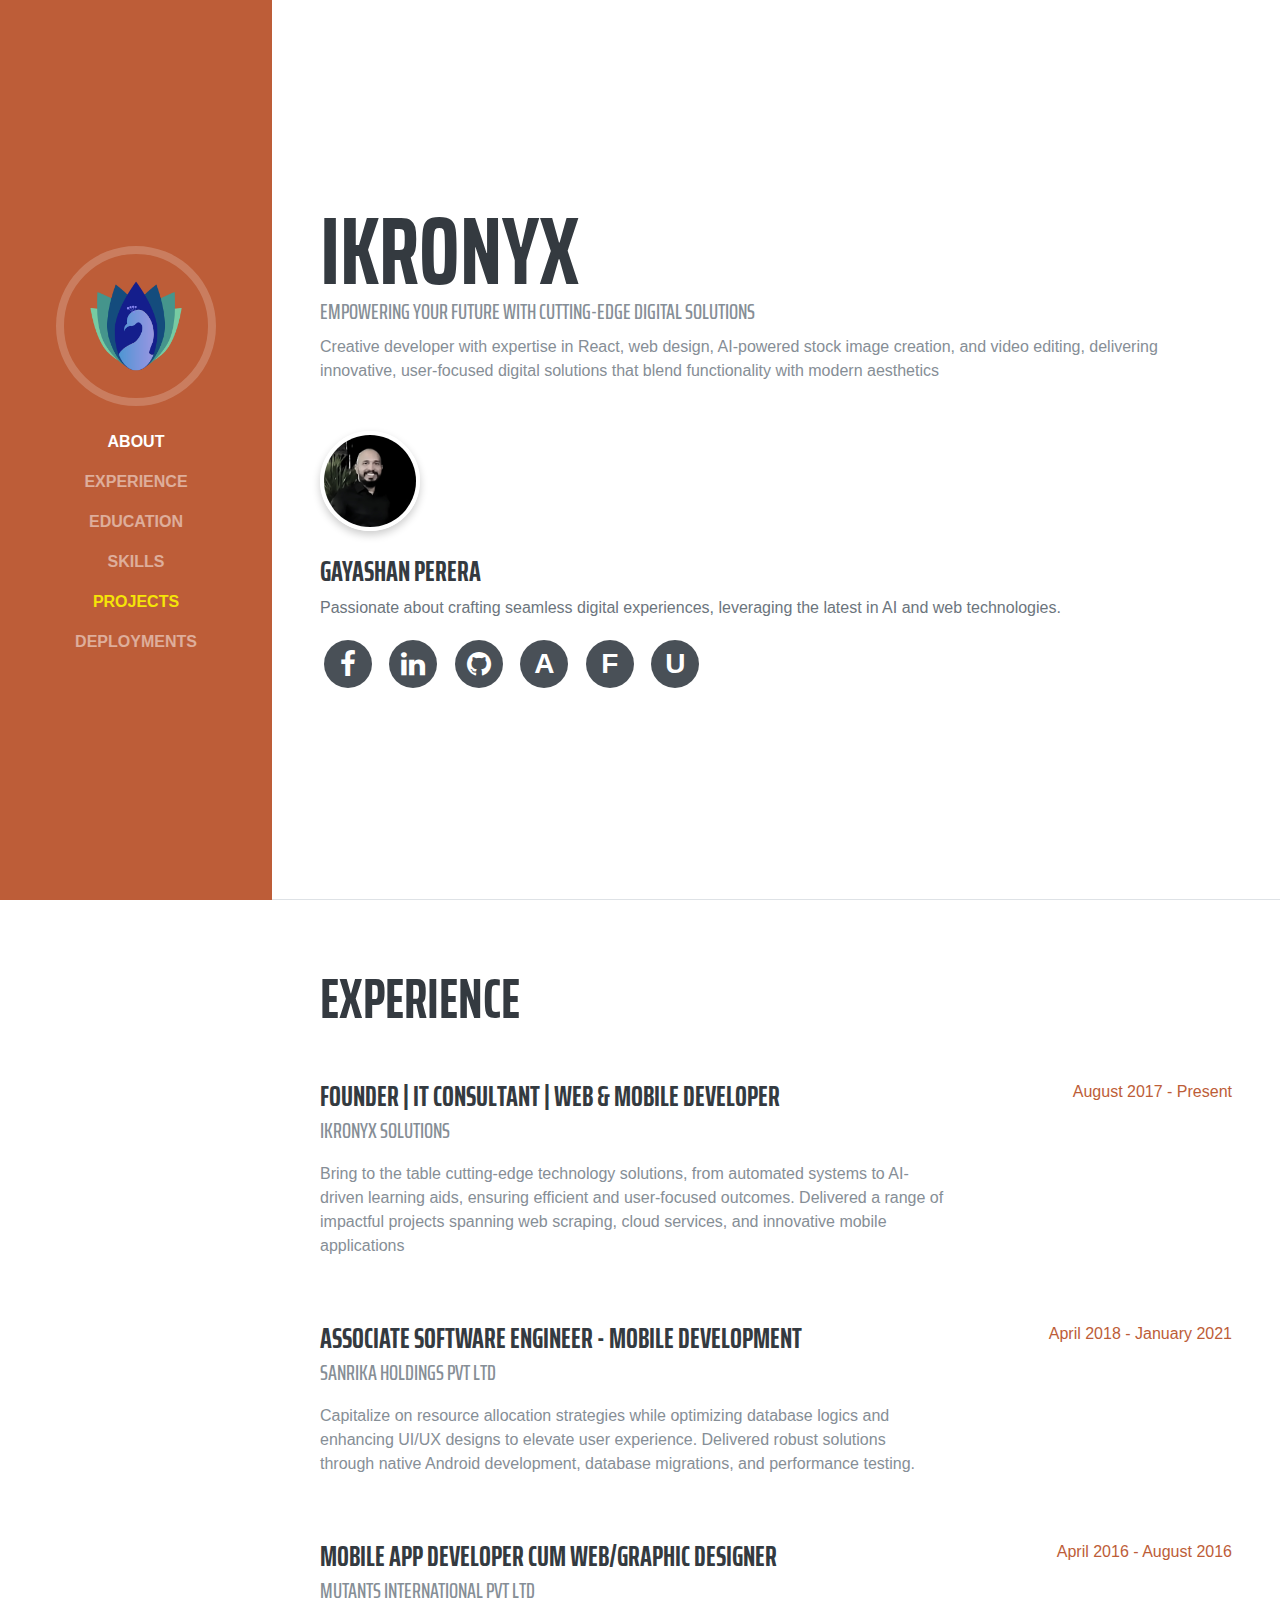
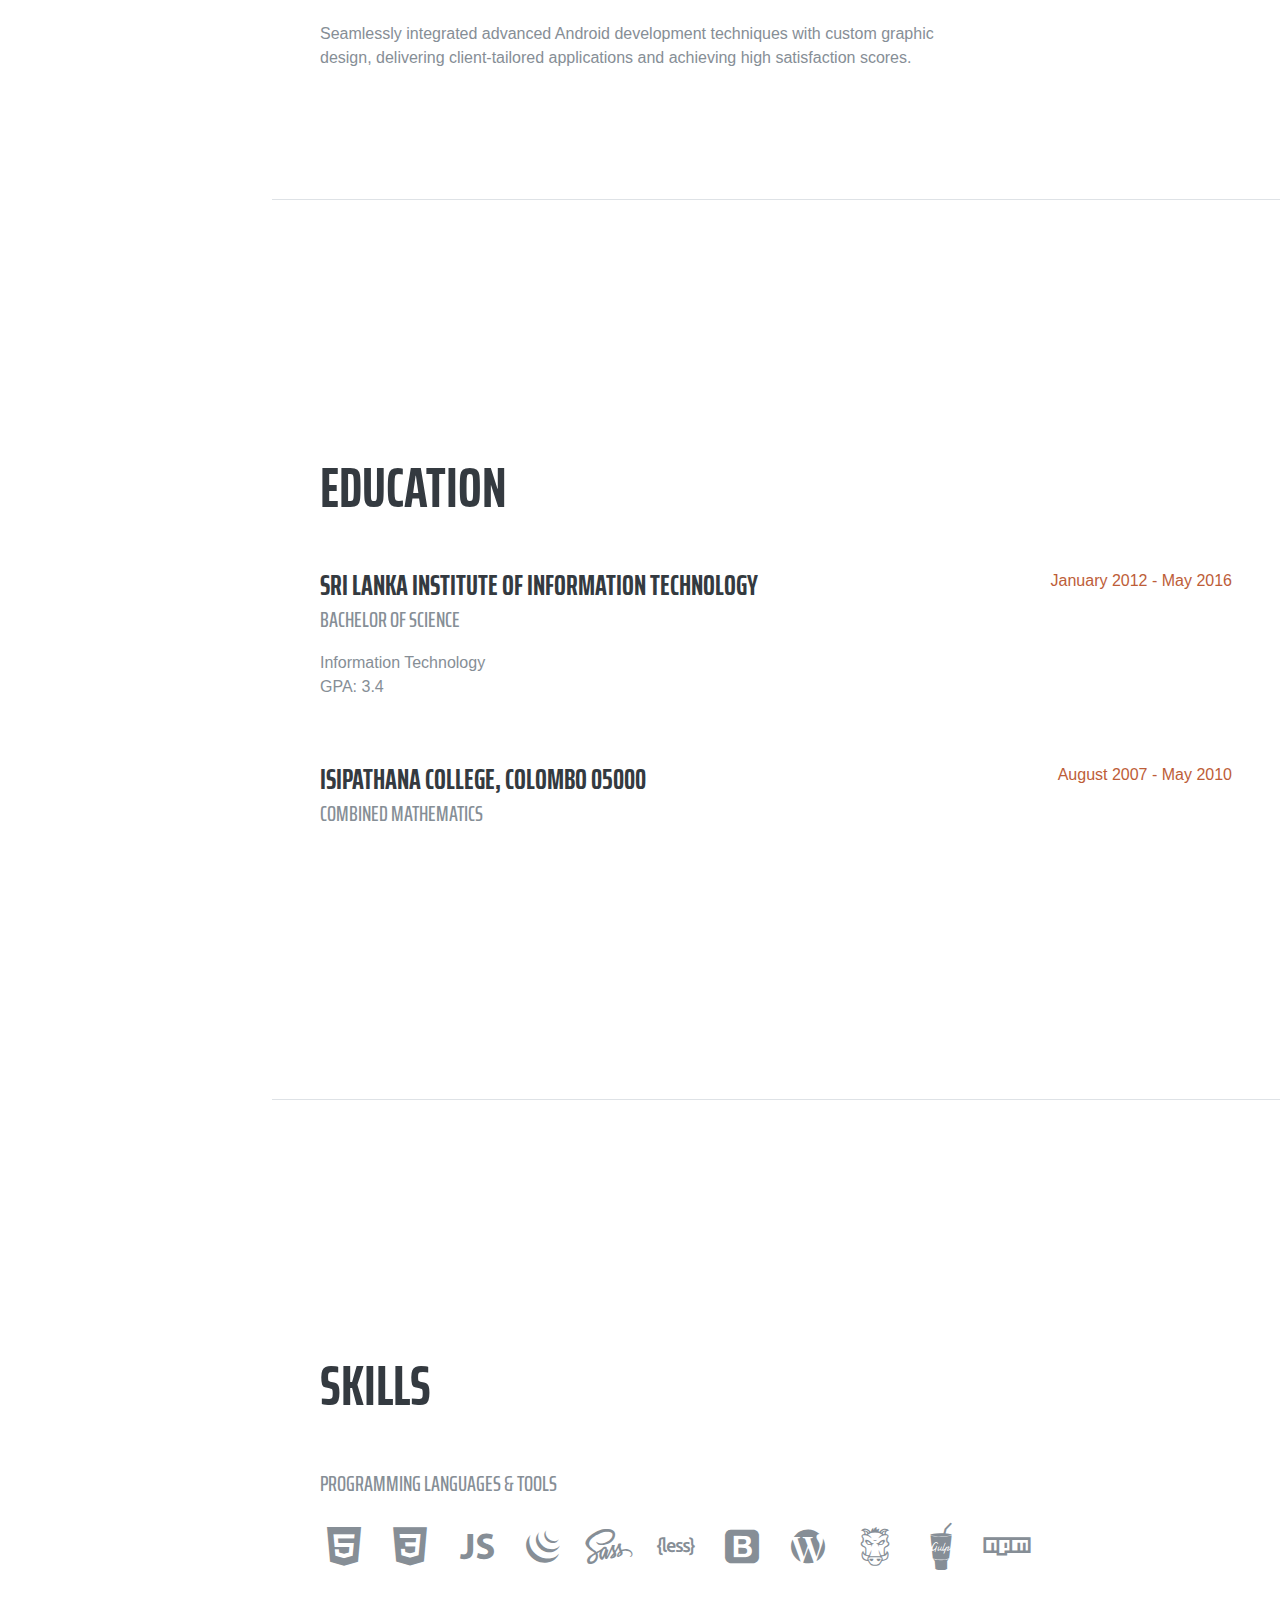
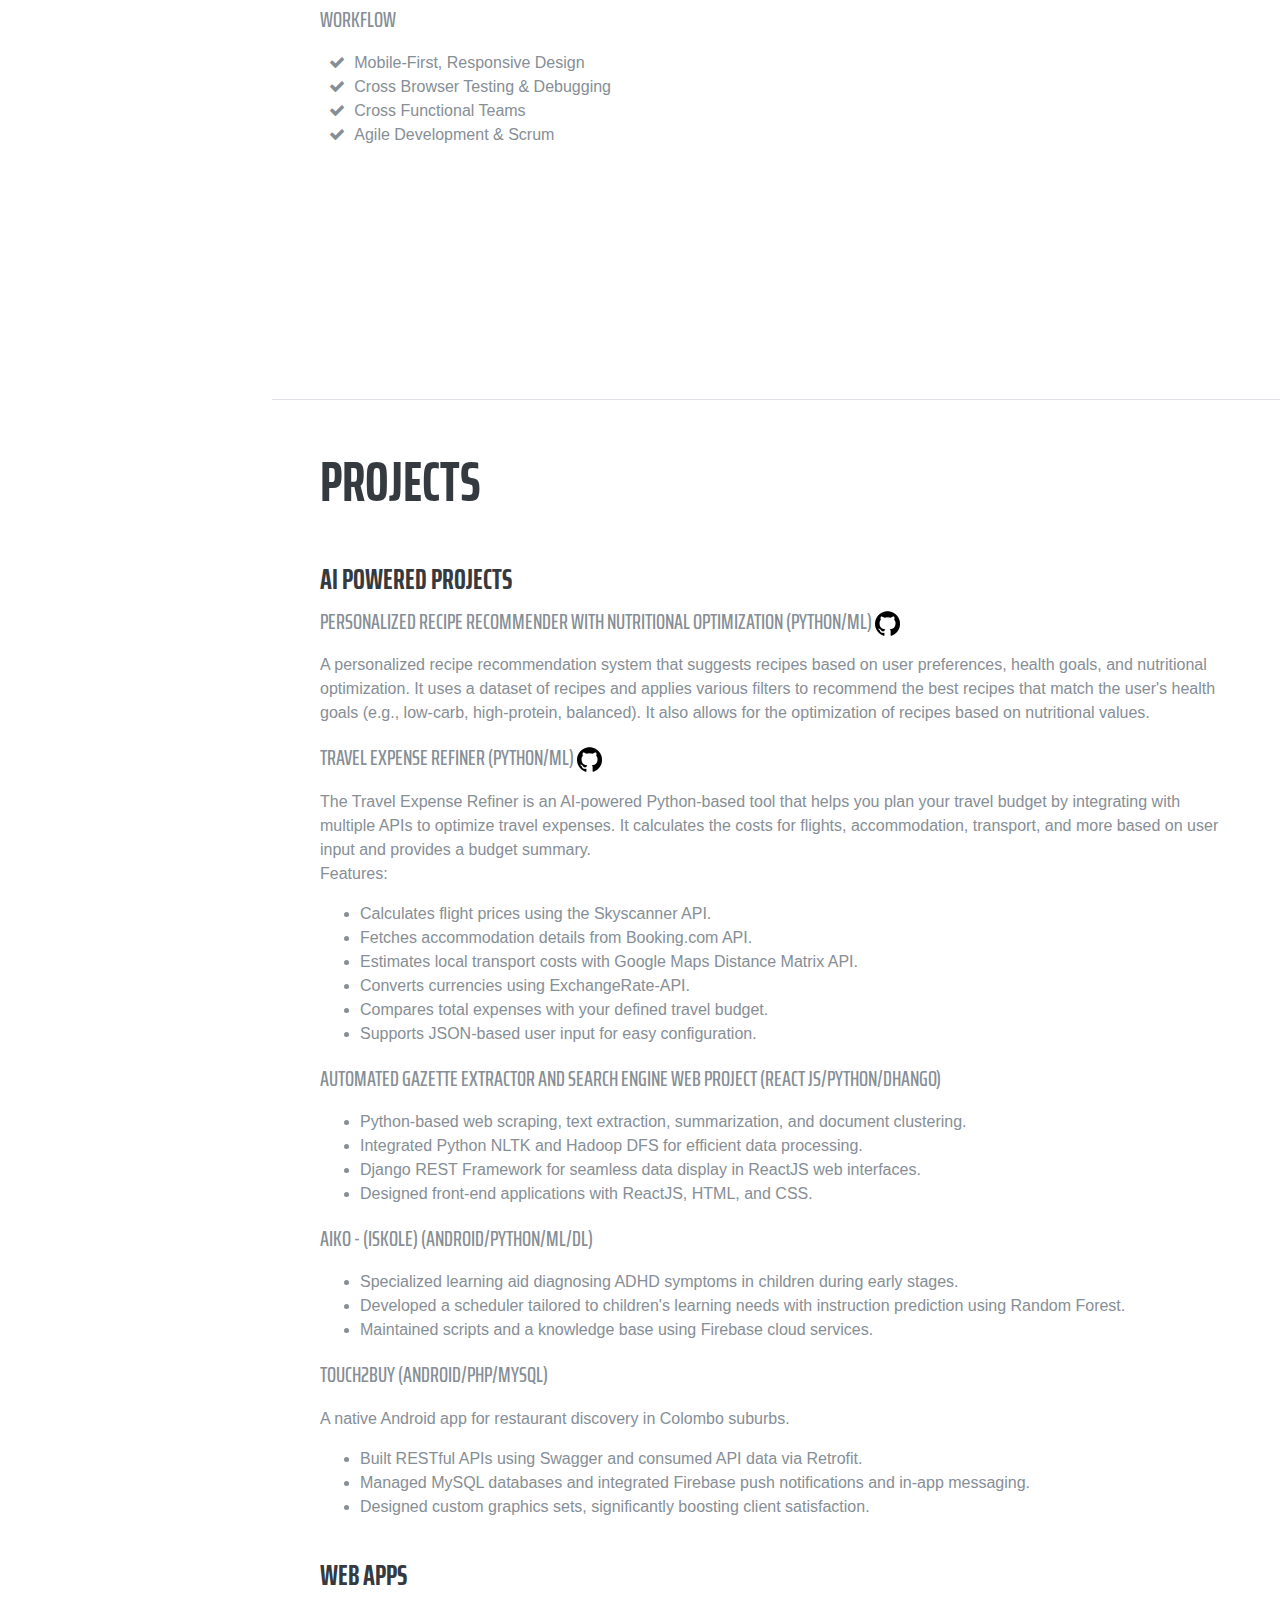
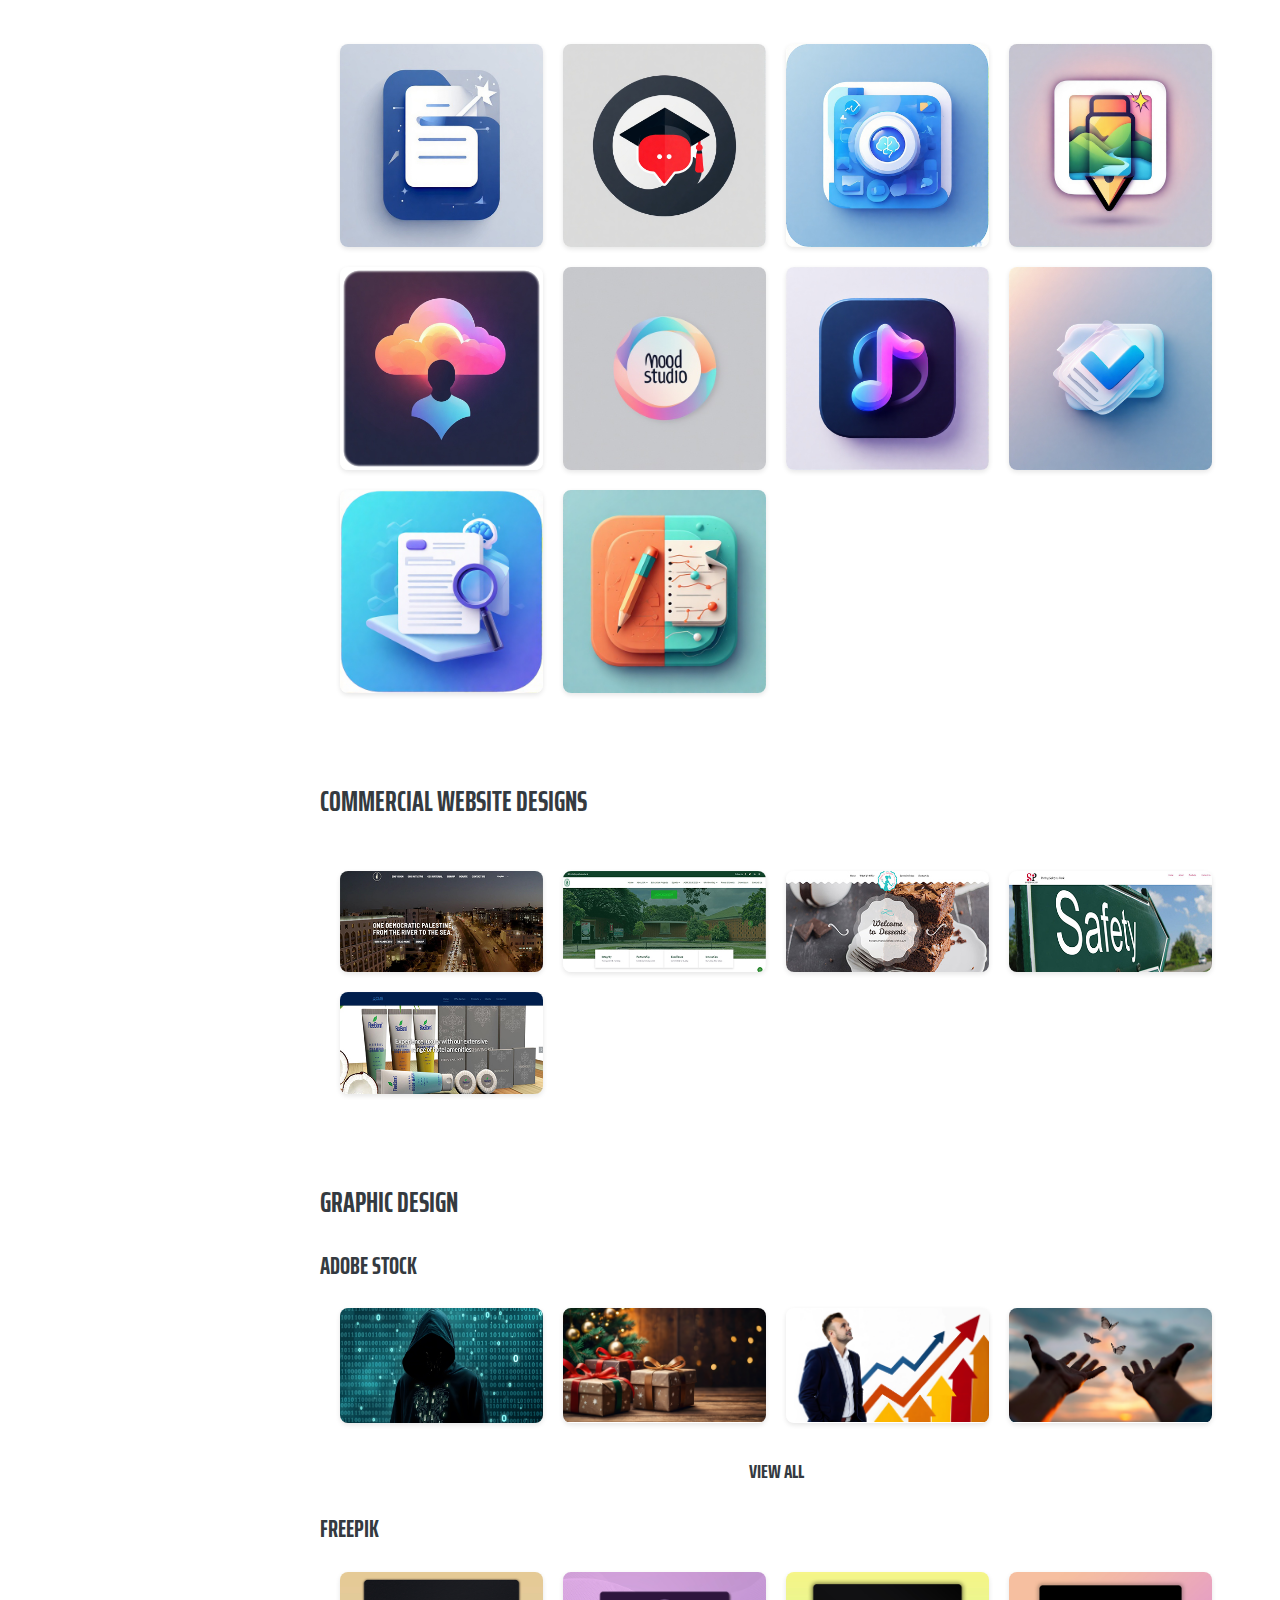
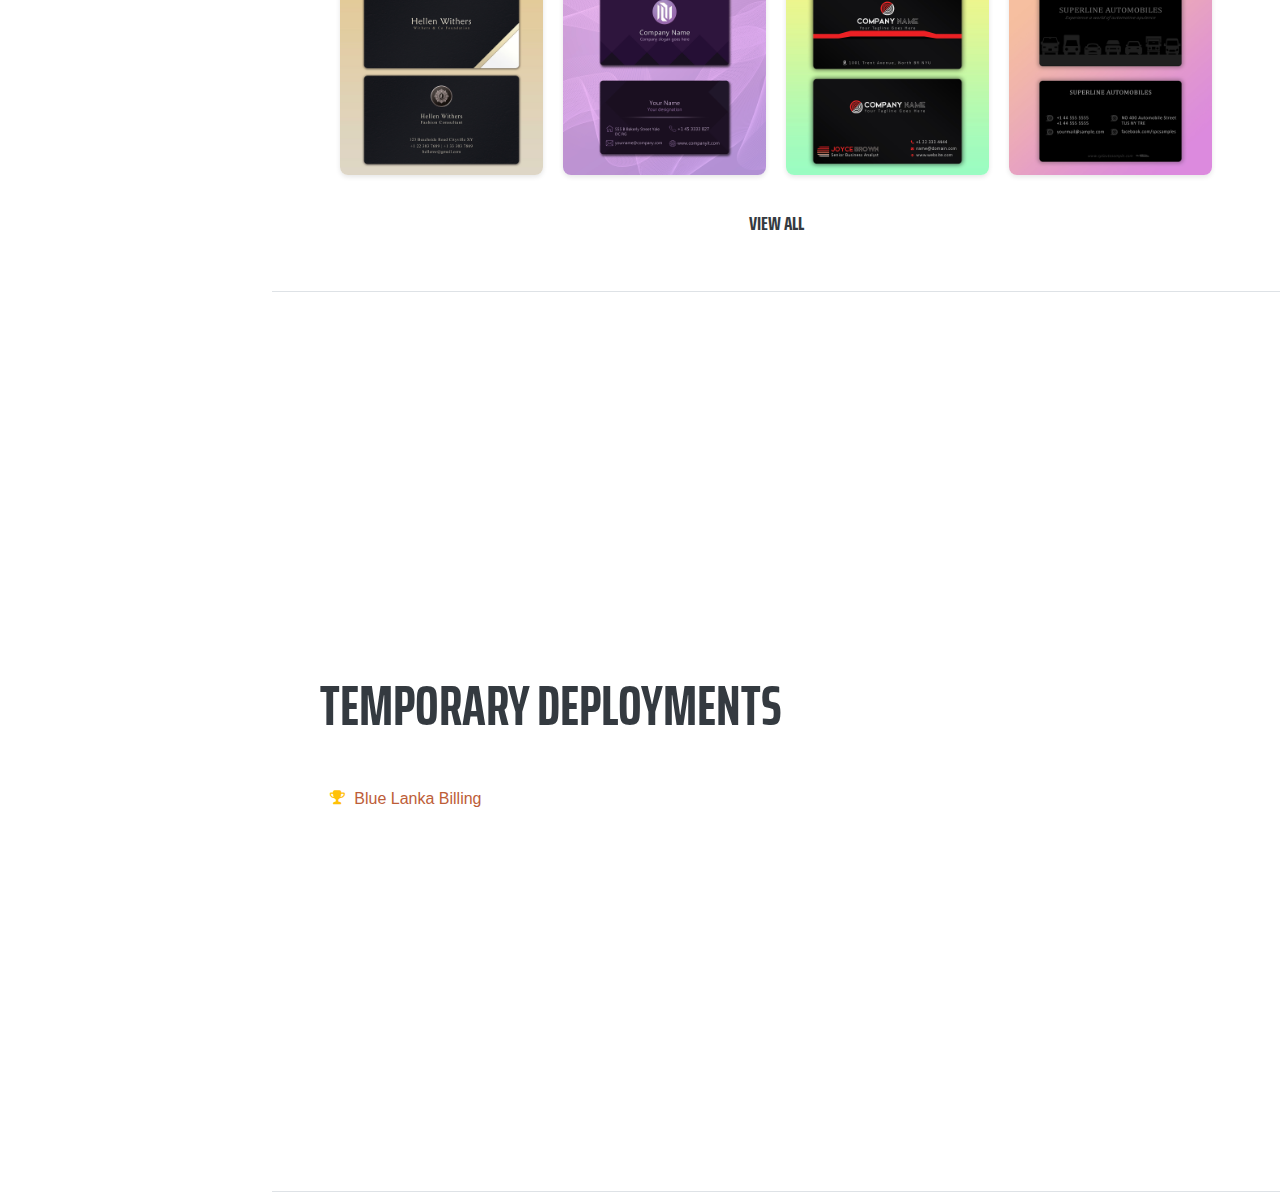
<file: index.html>
<!DOCTYPE html>
<html lang="en">

  <head>

    <meta charset="utf-8">
    <meta name="viewport" content="width=device-width, initial-scale=1, shrink-to-fit=no">
    <meta name="description" content="">
    <meta name="author" content="">

    <title>iKronyx Solutions</title>

    <link href="img/ikronyx-new touch2-small-icon.png" rel="icon" sizes="32x32"/>
    <link href="img/ikronyx-new touch2-small-icon.png" rel="icon" sizes="192x192"/>
    <link href="img/ikronyx-new touch2-small-icon.png" rel="apple-touch-icon"/>

    <!-- Bootstrap core CSS -->
    <link href="vendor/bootstrap/css/bootstrap.min.css" rel="stylesheet">

    <!-- Custom fonts for this template -->
    <link href="https://fonts.googleapis.com/css?family=Saira+Extra+Condensed:100,200,300,400,500,600,700,800,900" rel="stylesheet">
    <link href="https://fonts.googleapis.com/css?family=Open+Sans:300,300i,400,400i,600,600i,700,700i,800,800i" rel="stylesheet">
    <link href="vendor/font-awesome/css/font-awesome.min.css" rel="stylesheet">
    <link href="vendor/devicons/css/devicons.min.css" rel="stylesheet">
    <link href="vendor/simple-line-icons/css/simple-line-icons.css" rel="stylesheet">

    <!-- Custom styles for this template -->
    <link href="css/resume.min.css" rel="stylesheet">

    <style>
/* Reset */
    body {
      font-family: Arial, sans-serif;
    }

    /* Grid Container */
    .grid-container {
      display: grid;
      grid-template-columns: repeat(4, 1fr); /* 3 equal columns */
      gap: 20px; /* Space between columns */
      padding: 20px;
    }

    /* Grid Items */
    .grid-item {
      position: relative;
      overflow: hidden;
      border-radius: 8px;
      box-shadow: 0 2px 5px rgba(0, 0, 0, 0.1);
    }

    .grid-item img {
      width: 100%;
      height: auto;
      display: block;
    }

    /* Overlay Text */
    .overlay-text {
      position: absolute;
      top: 50%;
      left: 50%;
      transform: translate(-50%, -50%);
      background-color: rgba(0, 0, 0, 0.5);
      color: white;
      padding: 10px 20px;
      border-radius: 5px;
      font-size: 18px;
      text-align: center;
      opacity: 0;
      transition: opacity 0.3s ease;
    }

    .nav-link-bold{
      font-weight: 700;
      color: #f5e507 !important;
    }

    /* Link Styles */
    .grid-item a {
      text-decoration: none;
      color: inherit;
    }

    /* Hover Effect */
    .grid-item:hover .overlay-text {
      opacity: 1;
    }

    .profile-image-container {
        display: flex;
        justify-content: start;
    }

    .profile-image {
        width: 100px;
        height: 100px;
        border-radius: 50%;
        object-fit: cover;
        border: 4px solid #fff;
        box-shadow: 0px 4px 8px rgba(0, 0, 0, 0.2);
    }

    .small-description {
        font-size: 1rem;
        color: #6c757d;
    }

    /* Responsive Design */
    @media (max-width: 768px) {
      .grid-container {
        grid-template-columns: repeat(2, 1fr); /* 2 columns on tablets */
      }
    }

    @media (max-width: 480px) {
      .grid-container {
        grid-template-columns: 1fr; /* 1 column on small screens */
      }
    }


    </style>

  </head>

  <body id="page-top">

    <nav class="navbar navbar-expand-lg navbar-dark bg-primary fixed-top" id="sideNav">
      <a class="navbar-brand js-scroll-trigger" href="#page-top">
        <span class="d-block d-lg-none">Start Bootstrap</span>
        <span class="d-none d-lg-block">
          <img class="img-fluid img-profile rounded-circle mx-auto mb-2" src="img/profile.png" alt="">
        </span>
      </a>
      <button class="navbar-toggler" type="button" data-toggle="collapse" data-target="#navbarSupportedContent" aria-controls="navbarSupportedContent" aria-expanded="false" aria-label="Toggle navigation">
        <span class="navbar-toggler-icon"></span>
      </button>
      <div class="collapse navbar-collapse" id="navbarSupportedContent">
        <ul class="navbar-nav">
          <li class="nav-item">
            <a class="nav-link js-scroll-trigger" href="#about">About</a>
          </li>
          <li class="nav-item">
            <a class="nav-link js-scroll-trigger" href="#experience">Experience</a>
          </li>
          <li class="nav-item">
            <a class="nav-link js-scroll-trigger" href="#education">Education</a>
          </li>
          <li class="nav-item">
            <a class="nav-link js-scroll-trigger" href="#skills">Skills</a>
          </li>
          <li class="nav-item">
            <a class="nav-link nav-link-bold js-scroll-trigger" href="#projects">Projects</a>
          </li>
          <li class="nav-item">
            <a class="nav-link js-scroll-trigger" href="#deployments">Deployments</a>
          </li>
          <li class="nav-item">
            <!-- <a class="nav-link js-scroll-trigger" href="#awards">Awards</a> -->
          </li>
        </ul>
      </div>
    </nav>

    <div class="container-fluid p-0">

      <section class="resume-section p-3 p-lg-5 d-flex d-column" id="about">
        <div class="my-auto">
          <h1 class="mb-0">iKronyx
          </h1>
          <div class="subheading mb-2">Empowering your future with Cutting-Edge Digital Solutions
          </div>
          <p class="mb-5">Creative developer with expertise in React, web design, AI-powered stock image creation, and video editing, delivering innovative, user-focused digital solutions that blend functionality with modern aesthetics</p>
          <div class="profile-image-container mb-4">
            <img src="img/profile.jpg" alt="Profile Image" class="profile-image">
          </div>

          <!-- Additional Info -->
          <h3 class="mt-3">Gayashan Perera</h3>
          <p class="small-description">Passionate about crafting seamless digital experiences, leveraging the latest in AI and web technologies.</p>
          
          <ul class="list-inline list-social-icons mb-0">
            <li class="list-inline-item">
              <a href="https://www.facebook.com/ikronyx" target="_blank">
                <span class="fa-stack fa-lg">
                  <i class="fa fa-circle fa-stack-2x"></i>
                  <i class="fa fa-facebook fa-stack-1x fa-inverse"></i>
                </span>
              </a>
            </li>
            <li class="list-inline-item">
              <a href="https://www.linkedin.com/in/gayashan-perera-94635139/" target="_blank">
                <span class="fa-stack fa-lg">
                  <i class="fa fa-circle fa-stack-2x"></i>
                  <i class="fa fa-linkedin fa-stack-1x fa-inverse"></i>
                </span>
              </a>
            </li>
            <li class="list-inline-item">
              <a href="https://github.com/Gayashan1991?tab=repositories" target="_blank">
                <span class="fa-stack fa-lg">
                  <i class="fa fa-circle fa-stack-2x"></i>
                  <i class="fa fa-github fa-stack-1x fa-inverse"></i>
                </span>
              </a>
            </li>
            <li class="list-inline-item">
              <a href="#">
                  <span class="fa-stack fa-lg">
                      <i class="fa fa-circle fa-stack-2x"></i>
                      <strong class="fa-stack-1x fa-inverse">A</strong>
                  </span>
                </a>
            </li>
            <li class="list-inline-item">
              <a href="#">
                  <span class="fa-stack fa-lg">
                      <i class="fa fa-circle fa-stack-2x"></i>
                      <strong class="fa-stack-1x fa-inverse">F</strong>
                  </span>
                </a>
            </li>
            <li class="list-inline-item">
              <a href="#">
                  <span class="fa-stack fa-lg">
                      <i class="fa fa-circle fa-stack-2x"></i>
                      <strong class="fa-stack-1x fa-inverse">U</strong>
                  </span>
                </a>
            </li>
          </ul>
        </div>
      </section>

      <section class="resume-section p-3 p-lg-5 d-flex flex-column" id="experience">
        <div class="my-auto">
          <h2 class="mb-5">Experience</h2>

          <div class="resume-item d-flex flex-column flex-md-row mb-5">
            <div class="resume-content mr-auto">
              <h3 class="mb-0">Founder | IT Consultant | Web & Mobile Developer</h3>
              <div class="subheading mb-3">iKronyx Solutions</div>
              <p>Bring to the table cutting-edge technology solutions, from automated systems to AI-driven learning aids, ensuring efficient and user-focused outcomes. Delivered a range of impactful projects spanning web scraping, cloud services, and innovative mobile applications</p>
            </div>
            <div class="resume-date text-md-right">
              <span class="text-primary">August 2017 - Present</span>
            </div>
          </div>

          <div class="resume-item d-flex flex-column flex-md-row mb-5">
            <div class="resume-content mr-auto">
              <h3 class="mb-0">Associate Software Engineer - Mobile Development</h3>
              <div class="subheading mb-3">Sanrika Holdings Pvt Ltd</div>
              <p>Capitalize on resource allocation strategies while optimizing database logics and enhancing UI/UX designs to elevate user experience. Delivered robust solutions through native Android development, database migrations, and performance testing.</p>
            </div>
            <div class="resume-date text-md-right">
              <span class="text-primary">April 2018 - January 2021</span>
            </div>
          </div>

          <div class="resume-item d-flex flex-column flex-md-row mb-5">
            <div class="resume-content mr-auto">
              <h3 class="mb-0">Mobile App Developer cum Web/Graphic Designer</h3>
              <div class="subheading mb-3">Mutants International Pvt Ltd</div>
              <p>Seamlessly integrated advanced Android development techniques with custom graphic design, delivering client-tailored applications and achieving high satisfaction scores.</p>
            </div>
            <div class="resume-date text-md-right">
              <span class="text-primary">April 2016 - August 2016</span>
            </div>
          </div>

        </div>

      </section>

      <section class="resume-section p-3 p-lg-5 d-flex flex-column" id="education">
        <div class="my-auto">
          <h2 class="mb-5">Education</h2>

          <div class="resume-item d-flex flex-column flex-md-row mb-5">
            <div class="resume-content mr-auto">
              <h3 class="mb-0">Sri Lanka Institute of Information Technology</h3>
              <div class="subheading mb-3">Bachelor of Science</div>
              <div>Information Technology</div>
              <p>GPA: 3.4</p>
            </div>
            <div class="resume-date text-md-right">
              <span class="text-primary">January 2012 - May 2016</span>
            </div>
          </div>

          <div class="resume-item d-flex flex-column flex-md-row">
            <div class="resume-content mr-auto">
              <h3 class="mb-0">Isipathana College, Colombo 05000</h3>
              <div class="subheading mb-3">Combined Mathematics</div>
            </div>
            <div class="resume-date text-md-right">
              <span class="text-primary">August 2007 - May 2010</span>
            </div>
          </div>

        </div>
      </section>

      <section class="resume-section p-3 p-lg-5 d-flex flex-column" id="skills">
        <div class="my-auto">
          <h2 class="mb-5">Skills</h2>

          <div class="subheading mb-3">Programming Languages &amp; Tools</div>
          <ul class="list-inline list-icons">
            <li class="list-inline-item">
              <i class="devicons devicons-html5"></i>
            </li>
            <li class="list-inline-item">
              <i class="devicons devicons-css3"></i>
            </li>
            <li class="list-inline-item">
              <i class="devicons devicons-javascript"></i>
            </li>
            <li class="list-inline-item">
              <i class="devicons devicons-jquery"></i>
            </li>
            <li class="list-inline-item">
              <i class="devicons devicons-sass"></i>
            </li>
            <li class="list-inline-item">
              <i class="devicons devicons-less"></i>
            </li>
            <li class="list-inline-item">
              <i class="devicons devicons-bootstrap"></i>
            </li>
            <li class="list-inline-item">
              <i class="devicons devicons-wordpress"></i>
            </li>
            <li class="list-inline-item">
              <i class="devicons devicons-grunt"></i>
            </li>
            <li class="list-inline-item">
              <i class="devicons devicons-gulp"></i>
            </li>
            <li class="list-inline-item">
              <i class="devicons devicons-npm"></i>
            </li>
          </ul>

          <div class="subheading mb-3">Workflow</div>
          <ul class="fa-ul mb-0">
            <li>
              <i class="fa-li fa fa-check"></i>
              Mobile-First, Responsive Design</li>
            <li>
              <i class="fa-li fa fa-check"></i>
              Cross Browser Testing &amp; Debugging</li>
            <li>
              <i class="fa-li fa fa-check"></i>
              Cross Functional Teams</li>
            <li>
              <i class="fa-li fa fa-check"></i>
              Agile Development &amp; Scrum</li>
          </ul>
        </div>
      </section>

      <section class="resume-section p-3 p-lg-5 d-flex flex-column" id="projects">
        <div class="my-auto">
          <h2 class="mb-5">Projects</h2>
          <h3>AI Powered Projects</h3>
          <div class="subheading mb-3">Personalized Recipe Recommender with Nutritional Optimization (Python/ML) <span><a href="https://github.com/Gayashan1991/personalized-recipe-planner-2" target="_blank"><img src="img/gitico.png" alt="" width="25" height="25"></a></span></div>
          <p>A personalized recipe recommendation system that suggests recipes based on user preferences, health goals, and nutritional optimization. It uses a dataset of recipes and applies various filters to recommend the best recipes that match the user's health goals (e.g., low-carb, high-protein, balanced). It also allows for the optimization of recipes based on nutritional values.</p>
          
          <div class="subheading mb-3">Travel Expense Refiner (Python/ML) <span><a href="https://github.com/Gayashan1991/travel-expense-optimizer" target="_blank"><img src="img/gitico.png" alt="" width="25" height="25"></a></span></div>
          <p>The Travel Expense Refiner is an AI-powered Python-based tool that helps you plan your travel budget by integrating with multiple APIs to optimize travel expenses. It calculates the costs for flights, accommodation, transport, and more based on user input and provides a budget summary.
          <br>Features:</p>
          <ul>
            <li>Calculates flight prices using the Skyscanner API.</li>
            <li>Fetches accommodation details from Booking.com API.</li>
            <li>Estimates local transport costs with Google Maps Distance Matrix API.</li>
            <li>Converts currencies using ExchangeRate-API.</li>
            <li>Compares total expenses with your defined travel budget.</li>
            <li>Supports JSON-based user input for easy configuration.</li>
          </ul>
          <div class="subheading mb-3">Automated Gazette Extractor and Search Engine Web Project (React JS/Python/Dhango)</div>      
          <ul>
            <li>Python-based web scraping, text extraction, summarization, and document clustering.</li>
            <li>Integrated Python NLTK and Hadoop DFS for efficient data processing.</li>
            <li>Django REST Framework for seamless data display in ReactJS web interfaces.</li>
            <li>Designed front-end applications with ReactJS, HTML, and CSS.</li>
          </ul>
          <div class="subheading mb-3">AiKO - (Iskole) (Android/Python/ML/DL)</div>
          <ul>
            <li>Specialized learning aid diagnosing ADHD symptoms in children during early stages.</li>
            <li>Developed a scheduler tailored to children's learning needs with instruction prediction using Random Forest.</li>
            <li>Maintained scripts and a knowledge base using Firebase cloud services.</li>
          </ul>
          <div class="subheading mb-3">Touch2Buy (Android/PHP/MySQL)</div>
          <p>A native Android app for restaurant discovery in Colombo suburbs.</p>
          <ul>
            <li>Built RESTful APIs using Swagger and consumed API data via Retrofit.</li>
            <li>Managed MySQL databases and integrated Firebase push notifications and in-app messaging.</li>
            <li>Designed custom graphics sets, significantly boosting client satisfaction.</li>
          </ul>

          <br>
          <h3>Web Apps</h3>
          <br>
          <div class="grid-container mb-5">
            <div class="grid-item">
              <a href="https://prompt-my-papers.streamlit.app/" target="_blank">
                <div class="overlay-text">Prompt My Papers</div>
                <img src="img/pmp-icon.jpg" alt="Placeholder Image 1">
              </a>
            </div>
            <div class="grid-item">
              <a href="https://prospective-student-assistant.streamlit.app/" target="_blank">
                <div class="overlay-text">Prospective Student Assistant</div>
                <img src="img/psa-icon.jpg" alt="Placeholder Image 1">
              </a>
            </div>
            <div class="grid-item">
              <a href="https://stock-image-generator.streamlit.app/" target="_blank">
                <div class="overlay-text">Stock Image Generator V2.0</div>
                <img src="img/icon-sigv2.jpg" alt="Placeholder Image 1">
              </a>
            </div>
            <div class="grid-item">
              <a href="https://ikronyx.github.io/stock-image-prompt-generator/index.html" target="_blank">
                <div class="overlay-text">Stock Image Prompt Generator</div>
                <img src="img/sipg.jpg" alt="Placeholder Image 1">
              </a>
            </div>
            <div class="grid-item">
              <a href="https://dream-catcher.streamlit.app/" target="_blank">
                <div class="overlay-text">Future Weaver</div>
                <img src="img/icon-fwv.jpg" alt="Placeholder Image 1">
              </a>
            </div>
            <div class="grid-item">
              <a href="https://immense-ai-mood-studio.vercel.app/" target="_blank">
                <div class="overlay-text">Immense AI Mood Studio</div>
                <img src="img/icon-ams.jpg" alt="Placeholder Image 1">
              </a>
            </div>
            <div class="grid-item">
              <a href="https://ik-music-recommender-app.vercel.app/" target="_blank">
                <div class="overlay-text">AI Music Recommender for your Mood</div>
                <img src="img/icon-mrc.jpg" alt="Placeholder Image 1">
              </a>
            </div>
            <div class="grid-item">
              <a href="https://document-compliance-checker-free-version.streamlit.app/" target="_blank">
                <div class="overlay-text">AI-Powered Document Compliance Checker</div>
                <img src="img/icon-dcc.jpg" alt="Placeholder Image 1">
              </a>
            </div>
            <div class="grid-item">
              <a href="https://skimwise-v2-bdl6.vercel.app/" target="_blank">
                <div class="overlay-text">Skimwise — AI Document & Web Summarizer</div>
                <img src="img/icon-aid.jpg" alt="Placeholder Image 1">
              </a>
            </div>
            <div class="grid-item">
              <a href="https://ai-thought-map.streamlit.app/" target="_blank">
                <div class="overlay-text">Thought Mapper</div>
                <img src="img/icon-ait.jpg" alt="Placeholder Image 1">
              </a>
            </div>
          </div>

          <br>
          <h3>Commercial Website Designs</h3>
          <br>
          <div class="grid-container mb-5">
            <div class="grid-item">
              <a href="https://odsi.co" target="_blank">
                <div class="overlay-text">ODSI.CO</div>
                <img src="img/odsi.jpg" alt="Placeholder Image 1">
              </a>
            </div>
            <div class="grid-item">
              <a href="https://isipathanaoba.lk/" target="_blank">
                <div class="overlay-text">IC OBA</div>
                <img src="img/icoba.jpg" alt="Placeholder Image 2">
              </a>
            </div>
            <div class="grid-item">
              <a href="https://gayashan1991.github.io/TND/index.html" target="_blank">
                <div class="overlay-text">Treats & Delights</div>
                <img src="img/tnd.jpg" alt="Placeholder Image 3">
              </a>
            </div>
            <div class="grid-item">
              <a href="https://spholdings.lk/" target="_blank">
                <div class="overlay-text">SP Holdings</div>
                <img src="img/sp.jpg" alt="Placeholder Image 3">
              </a>
            </div>
            <div class="grid-item">
              <a href="https://www.globalhotelsupply.com/" target="_blank">
                <div class="overlay-text">Global Hotel Supply</div>
                <img src="img/ghs.jpg" alt="Placeholder Image 3">
              </a>
            </div>
          </div>

          <br>
          <h3>Graphic Design</h3>
          <br>
          <div>
            <h4>Adobe Stock</h4>
          </div>
          <div class="grid-container mb-3">
            <div class="grid-item">
              <a href="https://stock.adobe.com/lk/contributor/211520706/Gayashan">
                <img src="img/gd1.jpg" alt="Placeholder Image 1">
              </a>
            </div>
            <div class="grid-item">
              <a href="https://stock.adobe.com/lk/contributor/211520706/Gayashan">
                <img src="img/gd2.jpg" alt="Placeholder Image 2">
              </a>
            </div>
            <div class="grid-item">
              <a href="https://stock.adobe.com/lk/contributor/211520706/Gayashan">
                <img src="img/gd3.jpg" alt="Placeholder Image 3">
              </a>
            </div>
            <div class="grid-item">
              <a href="https://stock.adobe.com/lk/contributor/211520706/Gayashan">
                <img src="img/gd4.jpg" alt="Placeholder Image 4">
              </a>
            </div>
          </div>
          <div style="display: flex; justify-content: center;">
            <a href="https://stock.adobe.com/lk/contributor/211520706/Gayashan" target="_blank"><h5>View All</h5></a>
          </div>

          <br>
          <div>
            <h4>Freepik</h4>
          </div>
          <div class="grid-container mb-3">
            <div class="grid-item">
              <a href="https://www.freepik.com/author/gayash">
                <img src="img/gdf1.jpg" alt="Placeholder Image 1">
              </a>
            </div>
            <div class="grid-item">
              <a href="https://www.freepik.com/author/gayash">
                <img src="img/gdf2.jpg" alt="Placeholder Image 2">
              </a>
            </div>
            <div class="grid-item">
              <a href="https://www.freepik.com/author/gayash">
                <img src="img/gdf3.jpg" alt="Placeholder Image 3">
              </a>
            </div>
            <div class="grid-item">
              <a href="https://www.freepik.com/author/gayash">
                <img src="img/gdf4.jpg" alt="Placeholder Image 3">
              </a>
            </div>
          </div>
          <div style="display: flex; justify-content: center;">
            <a href="https://www.freepik.com/author/gayash" target="_blank"><h5>View All</h5></a>
          </div>

        </div>

        
      </section>



      <section class="resume-section p-3 p-lg-5 d-flex flex-column" id="deployments"> 
        <div class="my-auto">
          <h2 class="mb-5">Temporary Deployments</h2>
          <ul class="fa-ul mb-0">
            <li>
              <i class="fa-li fa fa-trophy text-warning"></i>
              <a href="https://gayashan1991.github.io/blb/index.html">Blue Lanka Billing</a></li>
            <li>
          </ul>
        </div>
      </section>

      <!-- <section class="resume-section p-3 p-lg-5 d-flex flex-column" id="awards"> 
        <div class="my-auto">
          <h2 class="mb-5">Awards &amp; Certifications</h2>
          <ul class="fa-ul mb-0">
            <li>
              <i class="fa-li fa fa-trophy text-warning"></i>
              Google Analytics Certified Developer</li>
            <li>
              <i class="fa-li fa fa-trophy text-warning"></i>
              Mobile Web Specialist - Google Certification</li>
            <li>
              <i class="fa-li fa fa-trophy text-warning"></i>
              1<sup>st</sup>
              Place - University of Colorado Boulder - Emerging Tech Competition 2009</li>
            <li>
              <i class="fa-li fa fa-trophy text-warning"></i>
              1<sup>st</sup>
              Place - University of Colorado Boulder - Adobe Creative Jam 2008 (UI Design Category)</li>
            <li>
              <i class="fa-li fa fa-trophy text-warning"></i>
              2<sup>nd</sup>
              Place - University of Colorado Boulder - Emerging Tech Competition 2008</li>
            <li>
            <li>
              <i class="fa-li fa fa-trophy text-warning"></i>
              1<sup>st</sup>
              Place - James Buchanan High School - Hackathon 2006</li>
            <li>
              <i class="fa-li fa fa-trophy text-warning"></i>
              3<sup>rd</sup>
              Place - James Buchanan High School - Hackathon 2005</li>
          </ul>
        </div>
      </section> -->

    </div>

    <!-- Bootstrap core JavaScript -->
    <script src="vendor/jquery/jquery.min.js"></script>
    <script src="vendor/bootstrap/js/bootstrap.bundle.min.js"></script>

    <!-- Plugin JavaScript -->
    <script src="vendor/jquery-easing/jquery.easing.min.js"></script>

    <!-- Custom scripts for this template -->
    <script src="js/resume.min.js"></script>

  </body>

</html>
</file>
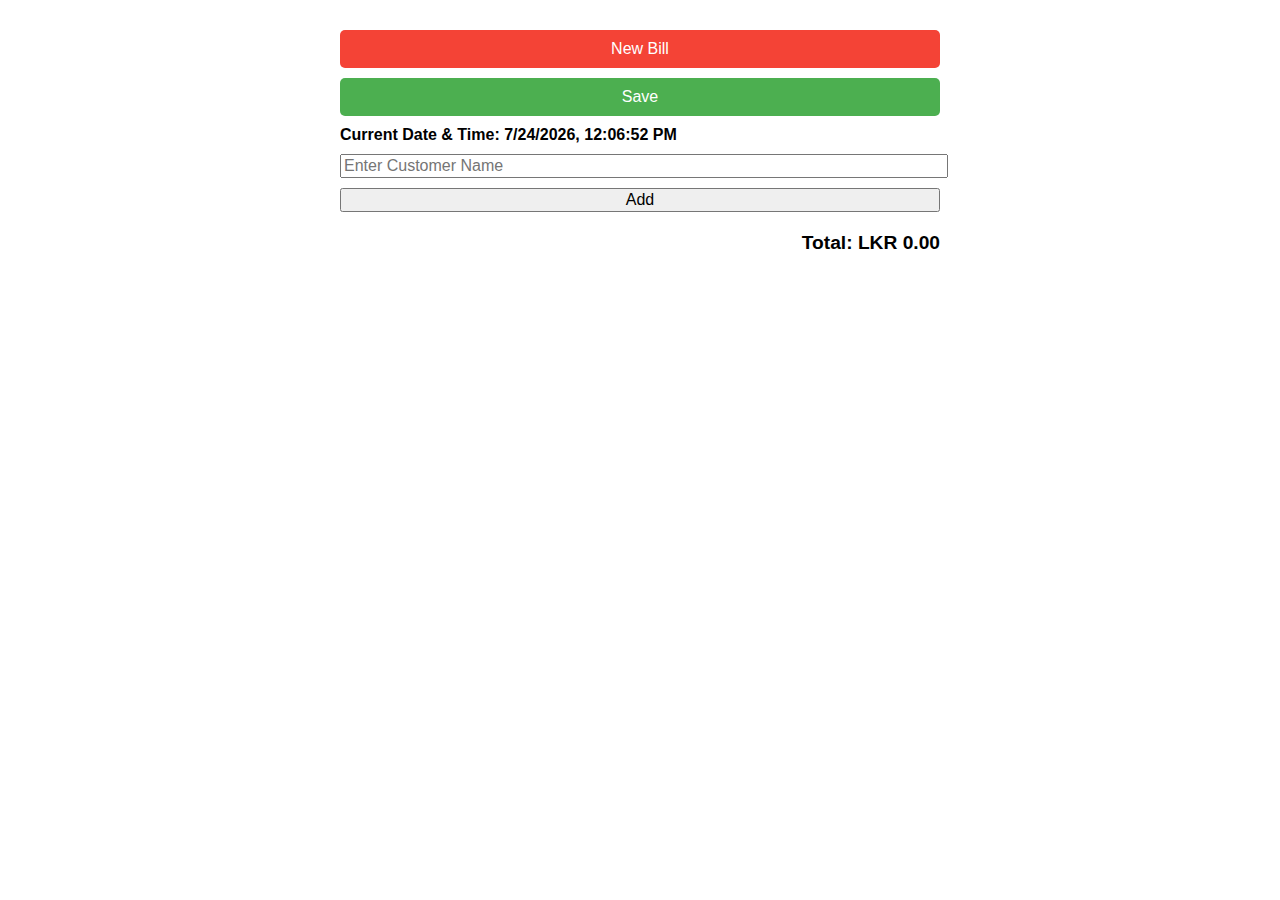
<file: blb/index.html>
<!DOCTYPE html>
<html lang="en">
<head>
  <meta charset="UTF-8">
  <meta name="viewport" content="width=device-width, initial-scale=1">
  <title>Customer Order Page</title>
  <style>
    body {
      font-family: Arial, sans-serif;
      padding: 20px;
      max-width: 600px;
      margin: auto;
      position: relative;
    }

    label, input, button {
      display: block;
      width: 100%;
      margin-top: 10px;
      font-size: 1rem;
    }

    .item-row {
      display: flex;
      justify-content: space-between;
      gap: 10px;
      margin-top: 10px;
    }

    .item-name {
      flex: 0 0 60%;
    }

    .item-price {
      flex: 0 0 35%;
    }

    #totalLabel {
      margin-top: 20px;
      font-weight: bold;
      font-size: 1.2rem;
      text-align: right;
    }

    #saveButton {
      padding: 10px 15px;
      font-size: 1rem;
      background-color: #4CAF50;
      color: white;
      border: none;
      border-radius: 5px;
      cursor: pointer;
    }

    #newBill{
      padding: 10px 15px; 
      font-size: 1rem; 
      background-color: #f44336; 
      color: white; 
      border: none; 
      border-radius: 5px; 
      cursor: pointer;
    }

    @media (max-width: 480px) {
      .item-row {
        flex-wrap: nowrap;
      }

      /* #saveButton {
        width: auto;
        padding: 8px 12px;
        font-size: 0.9rem;
      } */
    }

    #datetime {
      font-weight: bold;
    }
  </style>
</head>
<body>

  <button id="newBill" onclick="location.reload()">
    New Bill
  </button>

  <button id="saveButton" onclick="saveBill()">Save</button>

  <label id="datetime">Loading date and time...</label>

  <input type="text" id="customerName" placeholder="Enter Customer Name">

  <button onclick="addItemRow()">Add</button>

  <div id="itemsContainer"></div>

  <div id="totalLabel">Total: LKR 0.00</div>

  <script>
    function updateDateTime() {
      const now = new Date();
      const formatted = now.toLocaleString();
      document.getElementById('datetime').textContent = `Current Date & Time: ${formatted}`;
    }
    setInterval(updateDateTime, 1000);
    updateDateTime();

    function updateTotal() {
      const priceInputs = document.querySelectorAll('.item-price');
      let total = 0;
      priceInputs.forEach(input => {
        const value = parseFloat(input.value);
        if (!isNaN(value)) {
          total += value;
        }
      });
      document.getElementById('totalLabel').textContent = `Total: LKR ${total.toFixed(2)}`;
    }

    function addItemRow() {
      const container = document.getElementById('itemsContainer');
      const row = document.createElement('div');
      row.className = 'item-row';

      const itemInput = document.createElement('input');
      itemInput.type = 'text';
      itemInput.placeholder = 'Item Name';
      itemInput.className = 'item-name';

      const priceInput = document.createElement('input');
      priceInput.type = 'number';
      priceInput.placeholder = 'Price';
      priceInput.className = 'item-price';
      priceInput.addEventListener('input', updateTotal);

      row.appendChild(itemInput);
      row.appendChild(priceInput);
      container.appendChild(row);

      updateTotal();
    }

    function saveBill() {
      const customerName = document.getElementById('customerName').value.trim() || 'Unknown Customer';
      const rows = document.querySelectorAll('.item-row');
      const totalText = document.getElementById('totalLabel').textContent;
      const total = parseFloat(totalText.replace('Total: LKR ', ''));

      if (total === 0) {
        alert("Total is empty. Cannot save bill.");
        return;
      }

      let billText = `Client Name: ${customerName}\n`;
      billText += `Date: ${new Date().toLocaleString()}\n\n`;
      billText += `Items:\n`;

      rows.forEach((row, index) => {
        const item = row.querySelector('.item-name').value.trim() || 'Unnamed Item';
        const price = row.querySelector('.item-price').value.trim() || '0.00';
        billText += `  ${index + 1}. ${item} - LKR ${parseFloat(price).toFixed(2)}\n`;
      });

      billText += `\n${totalText}`;

      const blob = new Blob([billText], { type: 'text/plain' });
      const link = document.createElement('a');
      link.href = URL.createObjectURL(blob);
      link.download = `Bill_${customerName.replace(/\s+/g, '_')}_${getFormattedDate()}.txt`;
      document.body.appendChild(link);
      link.click();
      document.body.removeChild(link);
    }

    function getFormattedDate() {
      const now = new Date();
      const day = now.getDate().toString().padStart(2, '0');
      const monthNames = ["JAN", "FEB", "MAR", "APR", "MAY", "JUN", 
                          "JUL", "AUG", "SEP", "OCT", "NOV", "DEC"];
      const month = monthNames[now.getMonth()];
      const year = now.getFullYear();
      return `${day}${month}${year}`;
    }

  </script>

</body>
</html>
</file>
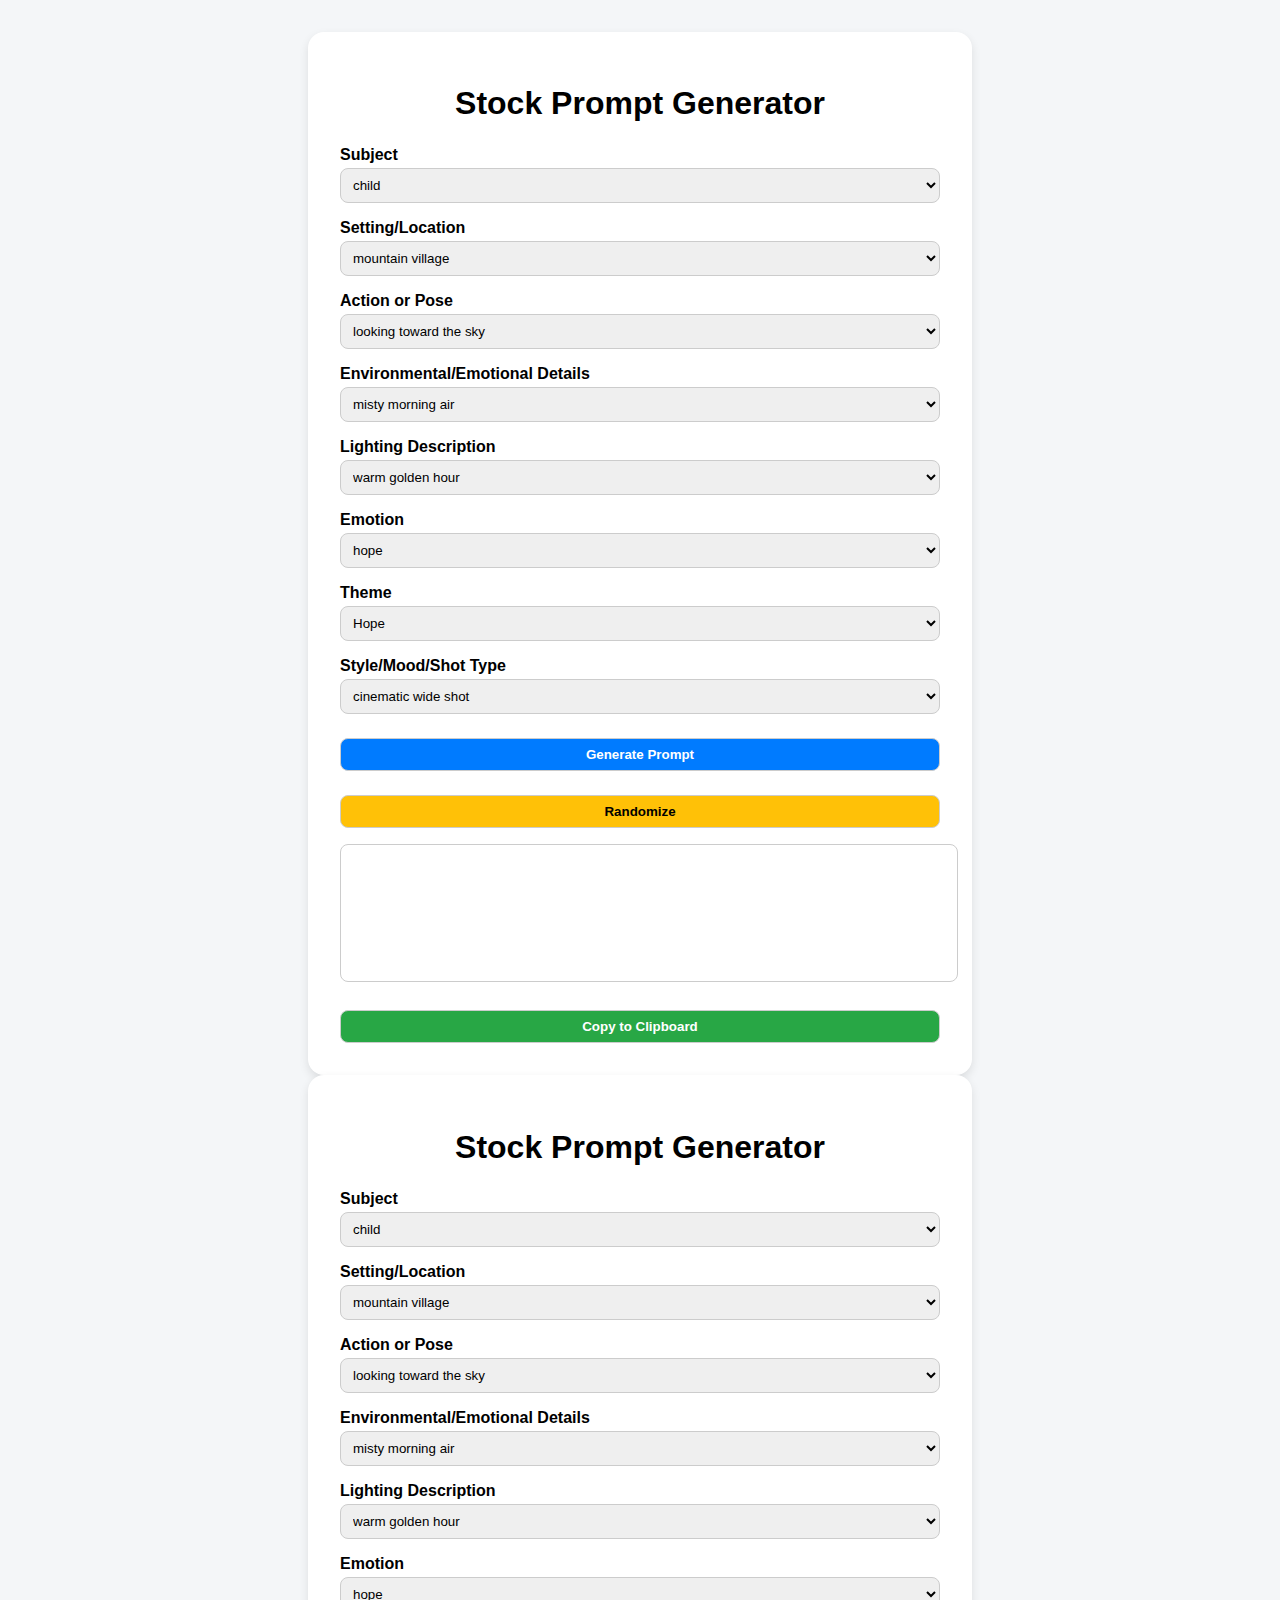
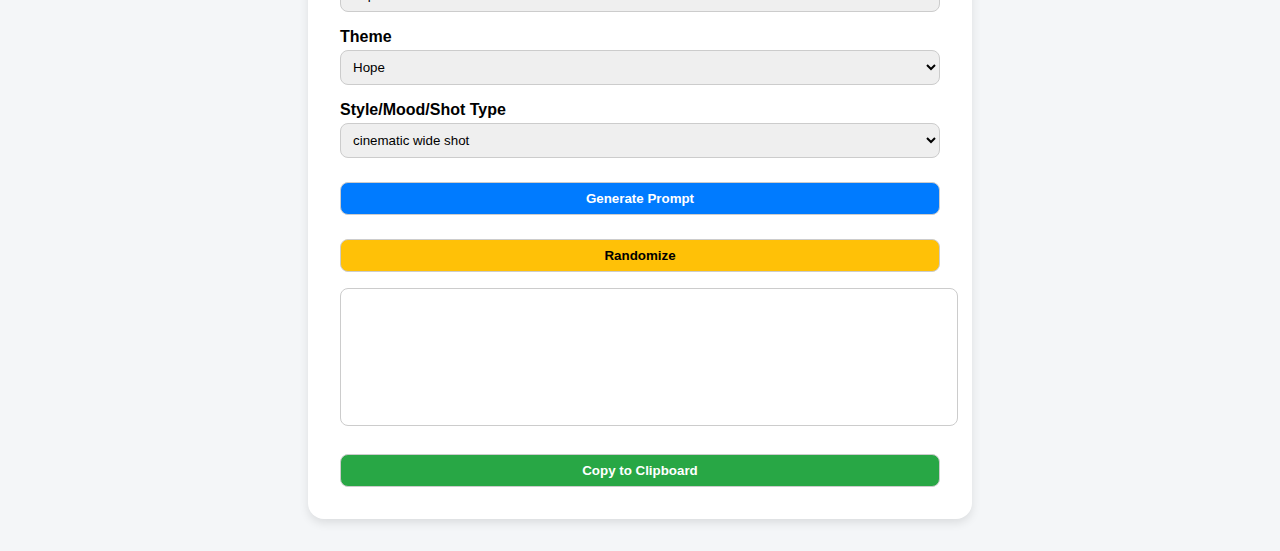
<file: SPG/index.html>
<!DOCTYPE html>
<html lang="en">
<head>
  <meta charset="UTF-8">
  <meta name="viewport" content="width=device-width, initial-scale=1.0">
  <title>Stock Image Prompt Generator</title>
  <style>
    body {
      font-family: 'Segoe UI', sans-serif;
      background: #f4f6f8;
      margin: 0;
      padding: 2rem;
      display: flex;
      flex-direction: column;
      align-items: center;
    }
    .container {
      background: white;
      padding: 2rem;
      border-radius: 1rem;
      box-shadow: 0 4px 10px rgba(0,0,0,0.1);
      max-width: 600px;
      width: 100%;
    }
    h1 {
      text-align: center;
      margin-bottom: 1.5rem;
    }
    label {
      display: block;
      margin-top: 1rem;
      font-weight: 600;
    }
    select, button, textarea {
      width: 100%;
      padding: 0.5rem;
      margin-top: 0.25rem;
      border-radius: 0.5rem;
      border: 1px solid #ccc;
    }
    button {
      margin-top: 1.5rem;
      background-color: #007bff;
      color: white;
      font-weight: bold;
      cursor: pointer;
    }
    button:hover {
      background-color: #0056b3;
    }
    textarea {
      margin-top: 1rem;
      height: 120px;
      resize: none;
    }
    #copyBtn {
      background-color: #28a745;
    }
    #copyBtn:hover {
      background-color: #218838;
    }
    #randomizeBtn {
      background-color: #ffc107;
      color: #000;
    }
    #randomizeBtn:hover {
      background-color: #e0a800;
    }
  </style>
</head>
<body>
  <div class="container">
    <h1>Stock Prompt Generator</h1>
    <label for="subject">Subject</label>
    <select id="subject">
      <option>child</option>
      <option>elderly person</option>
      <option>group of people</option>
      <option>flower</option>
      <option>person with disability</option>
      <option>tree</option>
      <option>sunrise</option>
      <option>mountain</option>
      <option>animal</option>
      <option>family</option>
      <option>healthcare worker</option>
      <option>schoolgirl</option>
      <option>volunteer</option>
      <option>teacher</option>
      <option>protester</option>
      <option>scientist</option>
      <option>mother and child</option>
      <option>person in wheelchair</option>
      <option>smiling teenager</option>
    </select>

    <label for="location">Setting/Location</label>
    <select id="location">
      <option>mountain village</option>
      <option>urban rooftop</option>
      <option>desert</option>
      <option>refugee camp</option>
      <option>beach at sunrise</option>
      <option>abandoned playground</option>
      <option>city park</option>
      <option>flooded area</option>
      <option>schoolyard</option>
      <option>busy marketplace</option>
      <option>isolated road</option>
      <option>community garden</option>
      <option>hospital corridor</option>
      <option>forest trail</option>
      <option>burnt landscape</option>
      <option>train station platform</option>
    </select>

    <label for="action">Action or Pose</label>
    <select id="action">
      <option>looking toward the sky</option>
      <option>walking alone</option>
      <option>holding a candle</option>
      <option>reaching for the sun</option>
      <option>standing still with eyes closed</option>
      <option>raising a flag</option>
      <option>offering a helping hand</option>
      <option>carrying a backpack</option>
      <option>hugging another person</option>
      <option>sitting peacefully</option>
    </select>

    <label for="details">Environmental/Emotional Details</label>
    <select id="details">
      <option>misty morning air</option>
      <option>sunset in background</option>
      <option>flowers blooming nearby</option>
      <option>ruins of a building</option>
      <option>birds flying overhead</option>
      <option>scattered leaves on the ground</option>
      <option>dewdrops on grass</option>
      <option>colorful graffiti wall</option>
      <option>wind gently blowing</option>
      <option>overgrown plants and vines</option>
    </select>

    <label for="lighting">Lighting Description</label>
    <select id="lighting">
      <option>warm golden hour</option>
      <option>soft morning light</option>
      <option>dramatic shadows</option>
      <option>moody overcast</option>
      <option>sunbeam breaking through clouds</option>
      <option>glowing candlelight</option>
      <option>cool twilight hues</option>
      <option>harsh midday sun</option>
    </select>

    <label for="emotion">Emotion</label>
    <select id="emotion">
      <option>hope</option>
      <option>resilience</option>
      <option>peace</option>
      <option>unity</option>
      <option>reflection</option>
      <option>determination</option>
      <option>healing</option>
      <option>gratitude</option>
    </select>

    <label for="theme">Theme</label>
    <select id="theme">
      <option>Hope</option>
      <option>Resilience</option>
      <option>Mental Health</option>
      <option>Climate Action</option>
      <option>Unity</option>
      <option>Rebuilding</option>
      <option>Recovery</option>
      <option>Human Connection</option>
    </select>

    <label for="style">Style/Mood/Shot Type</label>
    <select id="style">
      <option>cinematic wide shot</option>
      <option>soft focus portrait</option>
      <option>high contrast black and white</option>
      <option>minimalist composition</option>
      <option>natural light candid</option>
      <option>documentary realism</option>
      <option>aerial drone perspective</option>
      <option>intimate close-up</option>
    </select>

    <button onclick="generatePrompt()">Generate Prompt</button>
    <button id="randomizeBtn" onclick="randomizeSelections()">Randomize</button>
    <textarea id="output" readonly></textarea>
    <button id="copyBtn" onclick="copyToClipboard()">Copy to Clipboard</button>
  </div>

  <script>
    const lifelessSubjects = ['flower', 'tree', 'sunrise', 'mountain'];

    function generatePrompt() {
      const subject = document.getElementById('subject').value;
      const location = document.getElementById('location').value;
      const action = document.getElementById('action').value;
      const details = document.getElementById('details').value;
      const lighting = document.getElementById('lighting').value;
      const emotion = document.getElementById('emotion').value;
      const theme = document.getElementById('theme').value;
      const style = document.getElementById('style').value;

      let prompt = `A ${subject} in/on/at ${location}, `;
      if (!lifelessSubjects.includes(subject)) {
        prompt += `${action}, `;
      }
      prompt += `surrounded by ${details}. Lighting is ${lighting}, with color tones that evoke ${emotion}. Symbolizes ${theme}. Style: ${style}.`;

      document.getElementById('output').value = prompt;
    }

    function copyToClipboard() {
      const output = document.getElementById('output');
      output.select();
      output.setSelectionRange(0, 99999); // For mobile
      document.execCommand('copy');
    }

    function randomizeSelections() {
      const selects = document.querySelectorAll('select');
      selects.forEach(select => {
        const options = select.options;
        const randomIndex = Math.floor(Math.random() * options.length);
        select.selectedIndex = randomIndex;
      });
      generatePrompt();
    }
  </script>
</body>
</html>
<!DOCTYPE html>
<html lang="en">
<head>
  <meta charset="UTF-8">
  <meta name="viewport" content="width=device-width, initial-scale=1.0">
  <title>Stock Image Prompt Generator</title>
  <style>
    body {
      font-family: 'Segoe UI', sans-serif;
      background: #f4f6f8;
      margin: 0;
      padding: 2rem;
      display: flex;
      flex-direction: column;
      align-items: center;
    }
    .container {
      background: white;
      padding: 2rem;
      border-radius: 1rem;
      box-shadow: 0 4px 10px rgba(0,0,0,0.1);
      max-width: 600px;
      width: 100%;
    }
    h1 {
      text-align: center;
      margin-bottom: 1.5rem;
    }
    label {
      display: block;
      margin-top: 1rem;
      font-weight: 600;
    }
    select, button, textarea {
      width: 100%;
      padding: 0.5rem;
      margin-top: 0.25rem;
      border-radius: 0.5rem;
      border: 1px solid #ccc;
    }
    button {
      margin-top: 1.5rem;
      background-color: #007bff;
      color: white;
      font-weight: bold;
      cursor: pointer;
    }
    button:hover {
      background-color: #0056b3;
    }
    textarea {
      margin-top: 1rem;
      height: 120px;
      resize: none;
    }
    #copyBtn {
      background-color: #28a745;
    }
    #copyBtn:hover {
      background-color: #218838;
    }
    #randomizeBtn {
      background-color: #ffc107;
      color: #000;
    }
    #randomizeBtn:hover {
      background-color: #e0a800;
    }
  </style>
</head>
<body>
  <div class="container">
    <h1>Stock Prompt Generator</h1>
    <label for="subject">Subject</label>
    <select id="subject">
      <option>child</option>
      <option>elderly person</option>
      <option>group of people</option>
      <option>flower</option>
      <option>person with disability</option>
      <option>tree</option>
      <option>sunrise</option>
      <option>mountain</option>
      <option>animal</option>
      <option>family</option>
      <option>healthcare worker</option>
      <option>schoolgirl</option>
      <option>volunteer</option>
    </select>

    <label for="location">Setting/Location</label>
    <select id="location">
      <option>mountain village</option>
      <option>urban rooftop</option>
      <option>desert</option>
      <option>refugee camp</option>
      <option>beach at sunrise</option>
    </select>

    <label for="action">Action or Pose</label>
    <select id="action">
      <option>looking toward the sky</option>
      <option>walking alone</option>
      <option>holding a candle</option>
      <option>reaching for the sun</option>
      <option>standing still with eyes closed</option>
    </select>

    <label for="details">Environmental/Emotional Details</label>
    <select id="details">
      <option>misty morning air</option>
      <option>sunset in background</option>
      <option>flowers blooming nearby</option>
      <option>ruins of a building</option>
      <option>birds flying overhead</option>
    </select>

    <label for="lighting">Lighting Description</label>
    <select id="lighting">
      <option>warm golden hour</option>
      <option>soft morning light</option>
      <option>dramatic shadows</option>
      <option>moody overcast</option>
      <option>sunbeam breaking through clouds</option>
    </select>

    <label for="emotion">Emotion</label>
    <select id="emotion">
      <option>hope</option>
      <option>resilience</option>
      <option>peace</option>
      <option>unity</option>
      <option>reflection</option>
    </select>

    <label for="theme">Theme</label>
    <select id="theme">
      <option>Hope</option>
      <option>Resilience</option>
      <option>Mental Health</option>
      <option>Climate Action</option>
      <option>Unity</option>
    </select>

    <label for="style">Style/Mood/Shot Type</label>
    <select id="style">
      <option>cinematic wide shot</option>
      <option>soft focus portrait</option>
      <option>high contrast black and white</option>
      <option>minimalist composition</option>
      <option>natural light candid</option>
    </select>

    <button onclick="generatePrompt()">Generate Prompt</button>
    <button id="randomizeBtn" onclick="randomizeSelections()">Randomize</button>
    <textarea id="output" readonly></textarea>
    <button id="copyBtn" onclick="copyToClipboard()">Copy to Clipboard</button>
  </div>

  <script>
    const lifelessSubjects = ['flower', 'tree', 'sunrise', 'mountain'];

    function generatePrompt() {
      const subject = document.getElementById('subject').value;
      const location = document.getElementById('location').value;
      const action = document.getElementById('action').value;
      const details = document.getElementById('details').value;
      const lighting = document.getElementById('lighting').value;
      const emotion = document.getElementById('emotion').value;
      const theme = document.getElementById('theme').value;
      const style = document.getElementById('style').value;

      let article = ['a', 'e', 'i', 'o', 'u'].includes(subject[0].toLowerCase()) ? 'An' : 'A';
      let prompt = `${article} ${subject} in/on/at ${location}, `;

      if (!lifelessSubjects.includes(subject)) {
        prompt += `${action}, `;
      }
      prompt += `surrounded by ${details}. Lighting is ${lighting}, with color tones that evoke ${emotion}. Symbolizes ${theme}. Style: ${style}.`;

      document.getElementById('output').value = prompt;
    }

    function copyToClipboard() {
      const output = document.getElementById('output');
      output.select();
      output.setSelectionRange(0, 99999); // For mobile
      document.execCommand('copy');
    }

    function randomizeSelections() {
      const selects = document.querySelectorAll('select');
      selects.forEach(select => {
        const options = select.options;
        const randomIndex = Math.floor(Math.random() * options.length);
        select.selectedIndex = randomIndex;
      });
      generatePrompt();
    }
  </script>
</body>
</html>
</file>
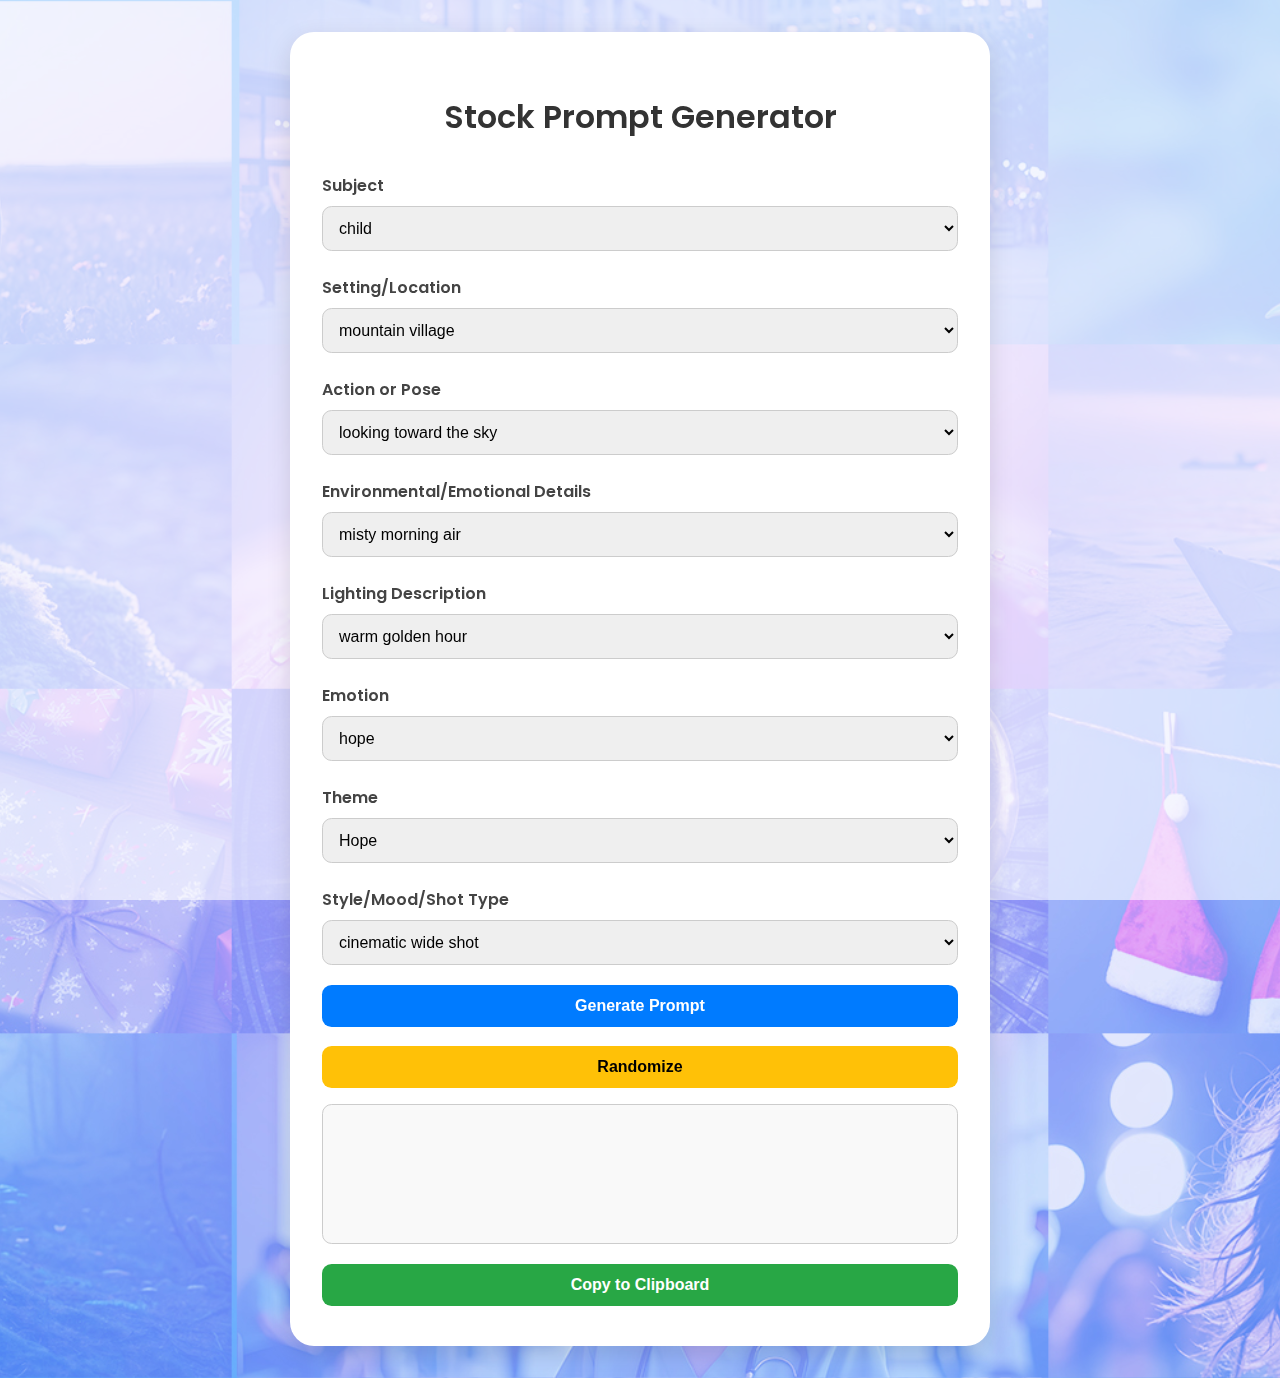
<file: stock-image-prompt-generator/index.html>
<!DOCTYPE html>
<html lang="en">
<head>
  <meta charset="UTF-8" />
  <meta name="viewport" content="width=device-width, initial-scale=1.0"/>
  <title>Stock Image Prompt Generator</title>
  <link href="https://fonts.googleapis.com/css2?family=Poppins:wght@400;600&display=swap" rel="stylesheet"/>
  <style>
    * {
      box-sizing: border-box;
    }

    body {
      margin: 0;
      padding: 2rem;
      font-family: 'Poppins', sans-serif;
      background: linear-gradient(135deg, #e0eafc, #cfdef3);
      display: flex;
      justify-content: center;
      align-items: flex-start;
      min-height: 100vh; 
      background-image: url('img/back.jpg');
      background-size: cover;         /* scales to fill screen */
      background-position: center;    /* centers the image */
      background-repeat: repeat-y;   /* prevents tiling */
    }

    body::before {
      content: "";
      position: fixed;
      top: 0; left: 0; right: 0; bottom: 0;
      background: rgba(255, 255, 255, 0.6); /* soft white overlay */
      z-index: -1;
    }

    .container {
      background: #fff;
      padding: 2.5rem 2rem;
      border-radius: 1.5rem;
      box-shadow: 0 8px 24px rgba(0, 0, 0, 0.12);
      width: 100%;
      max-width: 700px;
      animation: fadeIn 0.5s ease-in-out;
    }

    h1 {
      text-align: center;
      margin-bottom: 2rem;
      color: #333;
      font-weight: 600;
    }

    label {
      display: block;
      margin-top: 1.5rem;
      margin-bottom: 0.5rem;
      font-weight: 600;
      color: #444;
    }

    select, textarea, button {
      width: 100%;
      padding: 0.75rem;
      border: 1px solid #ccc;
      border-radius: 0.6rem;
      font-size: 1rem;
      transition: 0.3s ease;
    }

    select:focus, textarea:focus {
      outline: none;
      border-color: #007bff;
      box-shadow: 0 0 0 3px rgba(0, 123, 255, 0.2);
    }

    button {
      margin-top: 1.2rem;
      font-weight: 600;
      background-color: #007bff;
      color: #fff;
      border: none;
      cursor: pointer;
      transition: background-color 0.3s ease;
    }

    button:hover {
      background-color: #0056b3;
    }

    #randomizeBtn {
      background-color: #ffc107;
      color: #000;
    }

    #randomizeBtn:hover {
      background-color: #e0a800;
    }

    #copyBtn {
      background-color: #28a745;
      margin-top: 0.8rem;
    }

    #copyBtn:hover {
      background-color: #218838;
    }

    textarea {
      margin-top: 1rem;
      height: 140px;
      resize: none;
      background: #f9f9f9;
    }

    @keyframes fadeIn {
      from {
        opacity: 0;
        transform: translateY(15px);
      }
      to {
        opacity: 1;
        transform: translateY(0);
      }
    }

    @media (max-width: 600px) {
      body {
        padding: 1rem;
      }

      .container {
        padding: 1.5rem;
      }
    }
  </style>
</head>
<body>
  <div class="container">
    <h1>Stock Prompt Generator</h1>
    
    <label for="subject">Subject</label>
    <select id="subject">
      <option>child</option>
      <option>elderly person</option>
      <option>group of people</option>
      <option>flower</option>
      <option>person with disability</option>
      <option>tree</option>
      <option>sunrise</option>
      <option>mountain</option>
      <option>animal</option>
      <option>family</option>
      <option>healthcare worker</option>
      <option>schoolgirl</option>
      <option>volunteer</option>
      <option>teacher</option>
      <option>protester</option>
      <option>scientist</option>
      <option>mother and child</option>
      <option>person in wheelchair</option>
      <option>smiling teenager</option>
    </select>

    <label for="location">Setting/Location</label>
    <select id="location">
      <option>mountain village</option>
      <option>urban rooftop</option>
      <option>desert</option>
      <option>refugee camp</option>
      <option>beach at sunrise</option>
      <option>abandoned playground</option>
      <option>city park</option>
      <option>flooded area</option>
      <option>schoolyard</option>
      <option>busy marketplace</option>
      <option>isolated road</option>
      <option>community garden</option>
      <option>hospital corridor</option>
      <option>forest trail</option>
      <option>burnt landscape</option>
      <option>train station platform</option>
    </select>

    <label for="action">Action or Pose</label>
    <select id="action">
      <option>looking toward the sky</option>
      <option>walking alone</option>
      <option>holding a candle</option>
      <option>reaching for the sun</option>
      <option>standing still with eyes closed</option>
      <option>raising a flag</option>
      <option>offering a helping hand</option>
      <option>carrying a backpack</option>
      <option>hugging another person</option>
      <option>sitting peacefully</option>
    </select>

    <label for="details">Environmental/Emotional Details</label>
    <select id="details">
      <option>misty morning air</option>
      <option>sunset in background</option>
      <option>flowers blooming nearby</option>
      <option>ruins of a building</option>
      <option>birds flying overhead</option>
      <option>scattered leaves on the ground</option>
      <option>dewdrops on grass</option>
      <option>colorful graffiti wall</option>
      <option>wind gently blowing</option>
      <option>overgrown plants and vines</option>
    </select>

    <label for="lighting">Lighting Description</label>
    <select id="lighting">
      <option>warm golden hour</option>
      <option>soft morning light</option>
      <option>dramatic shadows</option>
      <option>moody overcast</option>
      <option>sunbeam breaking through clouds</option>
      <option>glowing candlelight</option>
      <option>cool twilight hues</option>
      <option>harsh midday sun</option>
    </select>

    <label for="emotion">Emotion</label>
    <select id="emotion">
      <option>hope</option>
      <option>resilience</option>
      <option>peace</option>
      <option>unity</option>
      <option>reflection</option>
      <option>determination</option>
      <option>healing</option>
      <option>gratitude</option>
    </select>

    <label for="theme">Theme</label>
    <select id="theme">
      <option>Hope</option>
      <option>Resilience</option>
      <option>Mental Health</option>
      <option>Climate Action</option>
      <option>Unity</option>
      <option>Rebuilding</option>
      <option>Recovery</option>
      <option>Human Connection</option>
    </select>

    <label for="style">Style/Mood/Shot Type</label>
    <select id="style">
      <option>cinematic wide shot</option>
      <option>soft focus portrait</option>
      <option>high contrast black and white</option>
      <option>minimalist composition</option>
      <option>natural light candid</option>
      <option>documentary realism</option>
      <option>aerial drone perspective</option>
      <option>intimate close-up</option>
    </select>

    <button onclick="generatePrompt()">Generate Prompt</button>
    <button id="randomizeBtn" onclick="randomizeSelections()">Randomize</button>
    <textarea id="output" readonly></textarea>
    <button id="copyBtn" onclick="copyToClipboard()">Copy to Clipboard</button>
  </div>

  <script>
    const lifelessSubjects = ['flower', 'tree', 'sunrise', 'mountain'];

    function generatePrompt() {
      const subject = document.getElementById('subject').value;
      const location = document.getElementById('location').value;
      const action = document.getElementById('action').value;
      const details = document.getElementById('details').value;
      const lighting = document.getElementById('lighting').value;
      const emotion = document.getElementById('emotion').value;
      const theme = document.getElementById('theme').value;
      const style = document.getElementById('style').value;

      let prompt = `A ${subject} in/on/at ${location}, `;
      if (!lifelessSubjects.includes(subject)) {
        prompt += `${action}, `;
      }
      prompt += `surrounded by ${details}. Lighting is ${lighting}, with color tones that evoke ${emotion}. Symbolizes ${theme}. Style: ${style}.`;

      document.getElementById('output').value = prompt;
    }

    function copyToClipboard() {
      const output = document.getElementById('output');
      output.select();
      output.setSelectionRange(0, 99999);
      document.execCommand('copy');
    }

    function randomizeSelections() {
      const selects = document.querySelectorAll('select');
      selects.forEach(select => {
        const options = select.options;
        const randomIndex = Math.floor(Math.random() * options.length);
        select.selectedIndex = randomIndex;
      });
      generatePrompt();
    }
  </script>
</body>
</html>
</file>
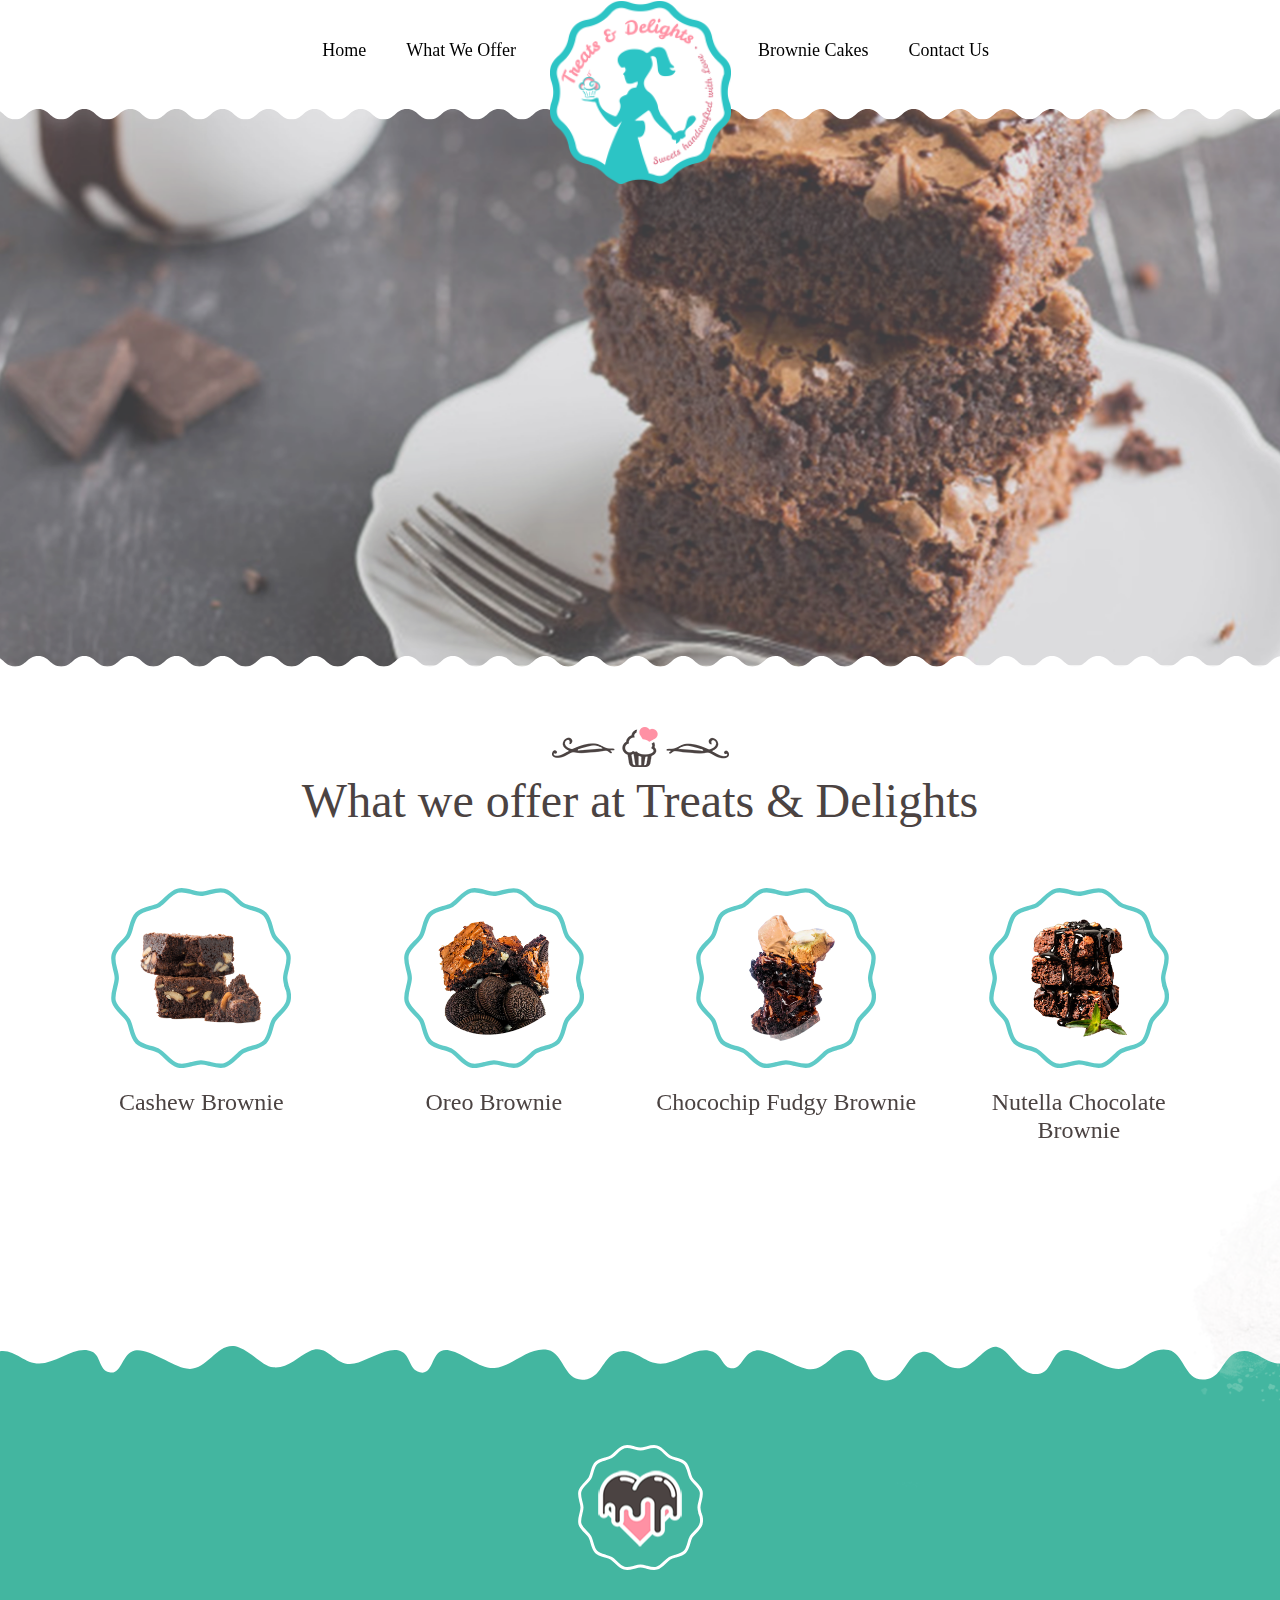
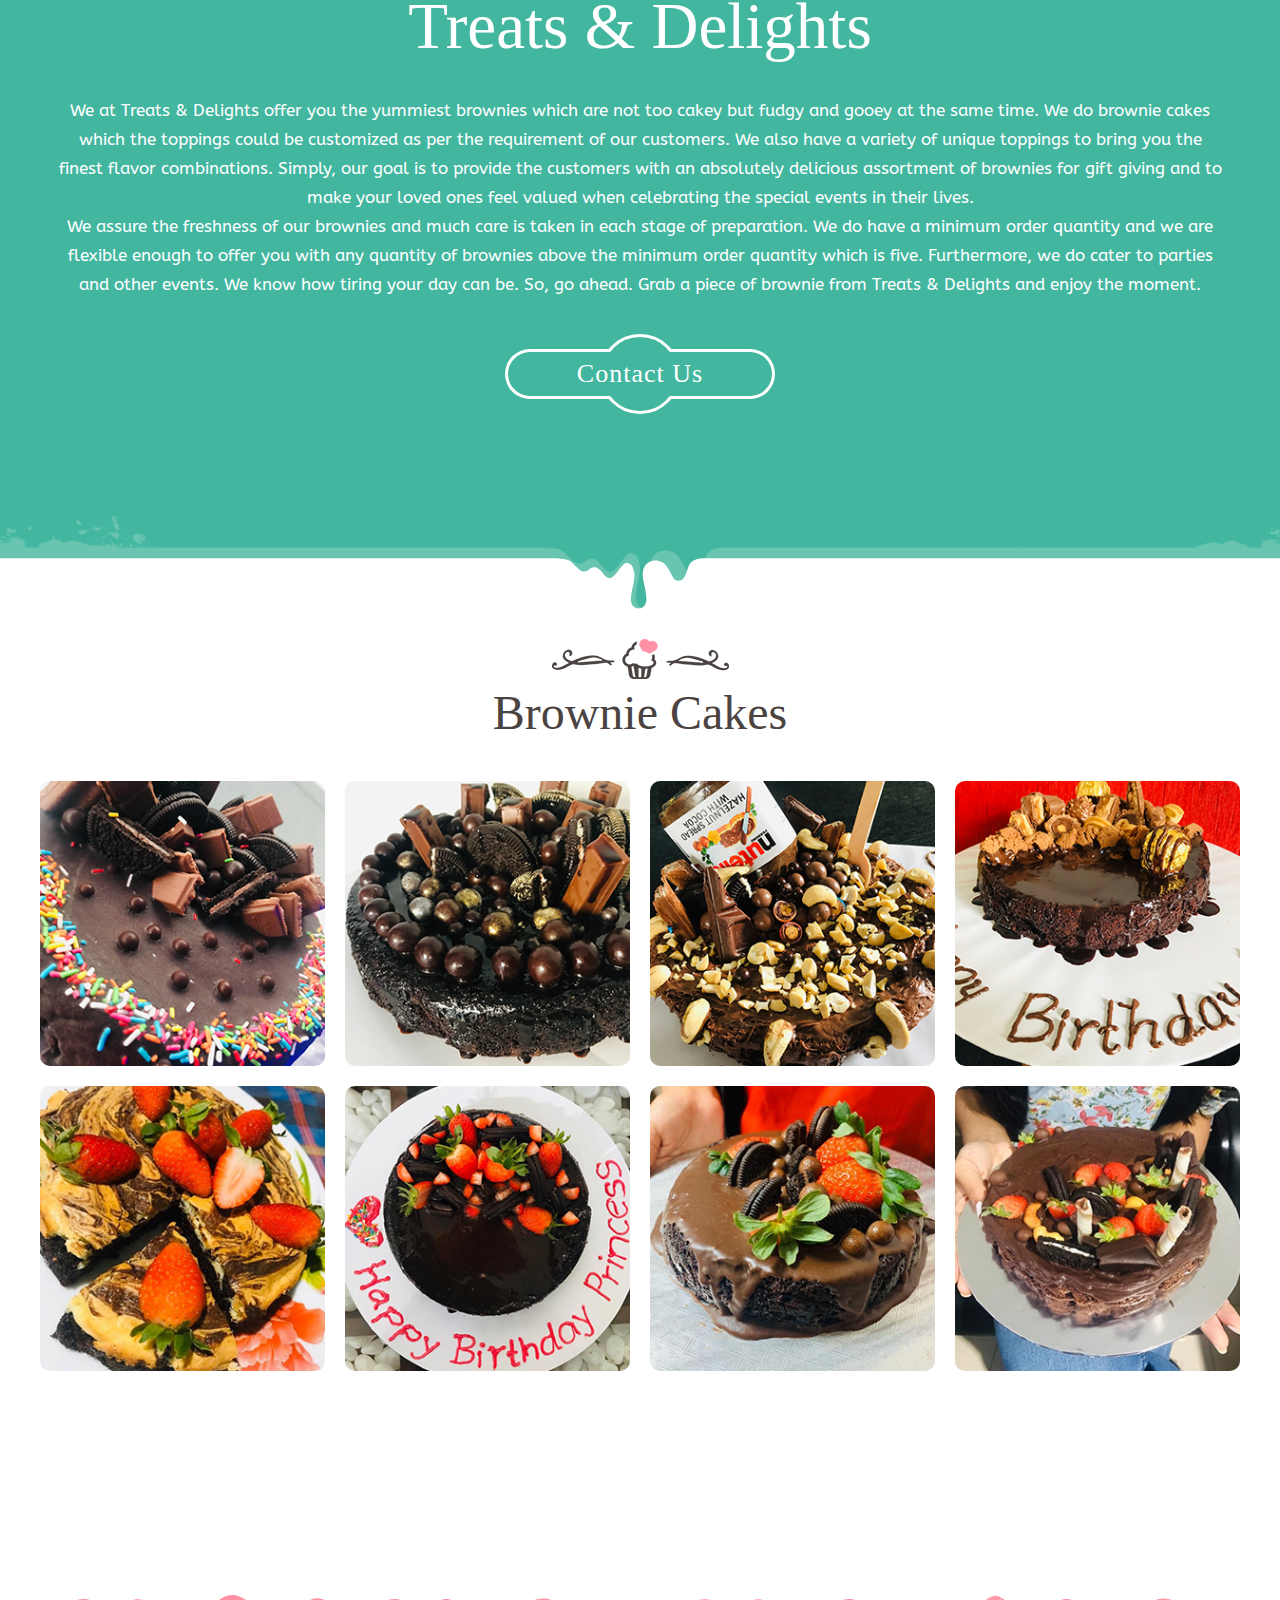
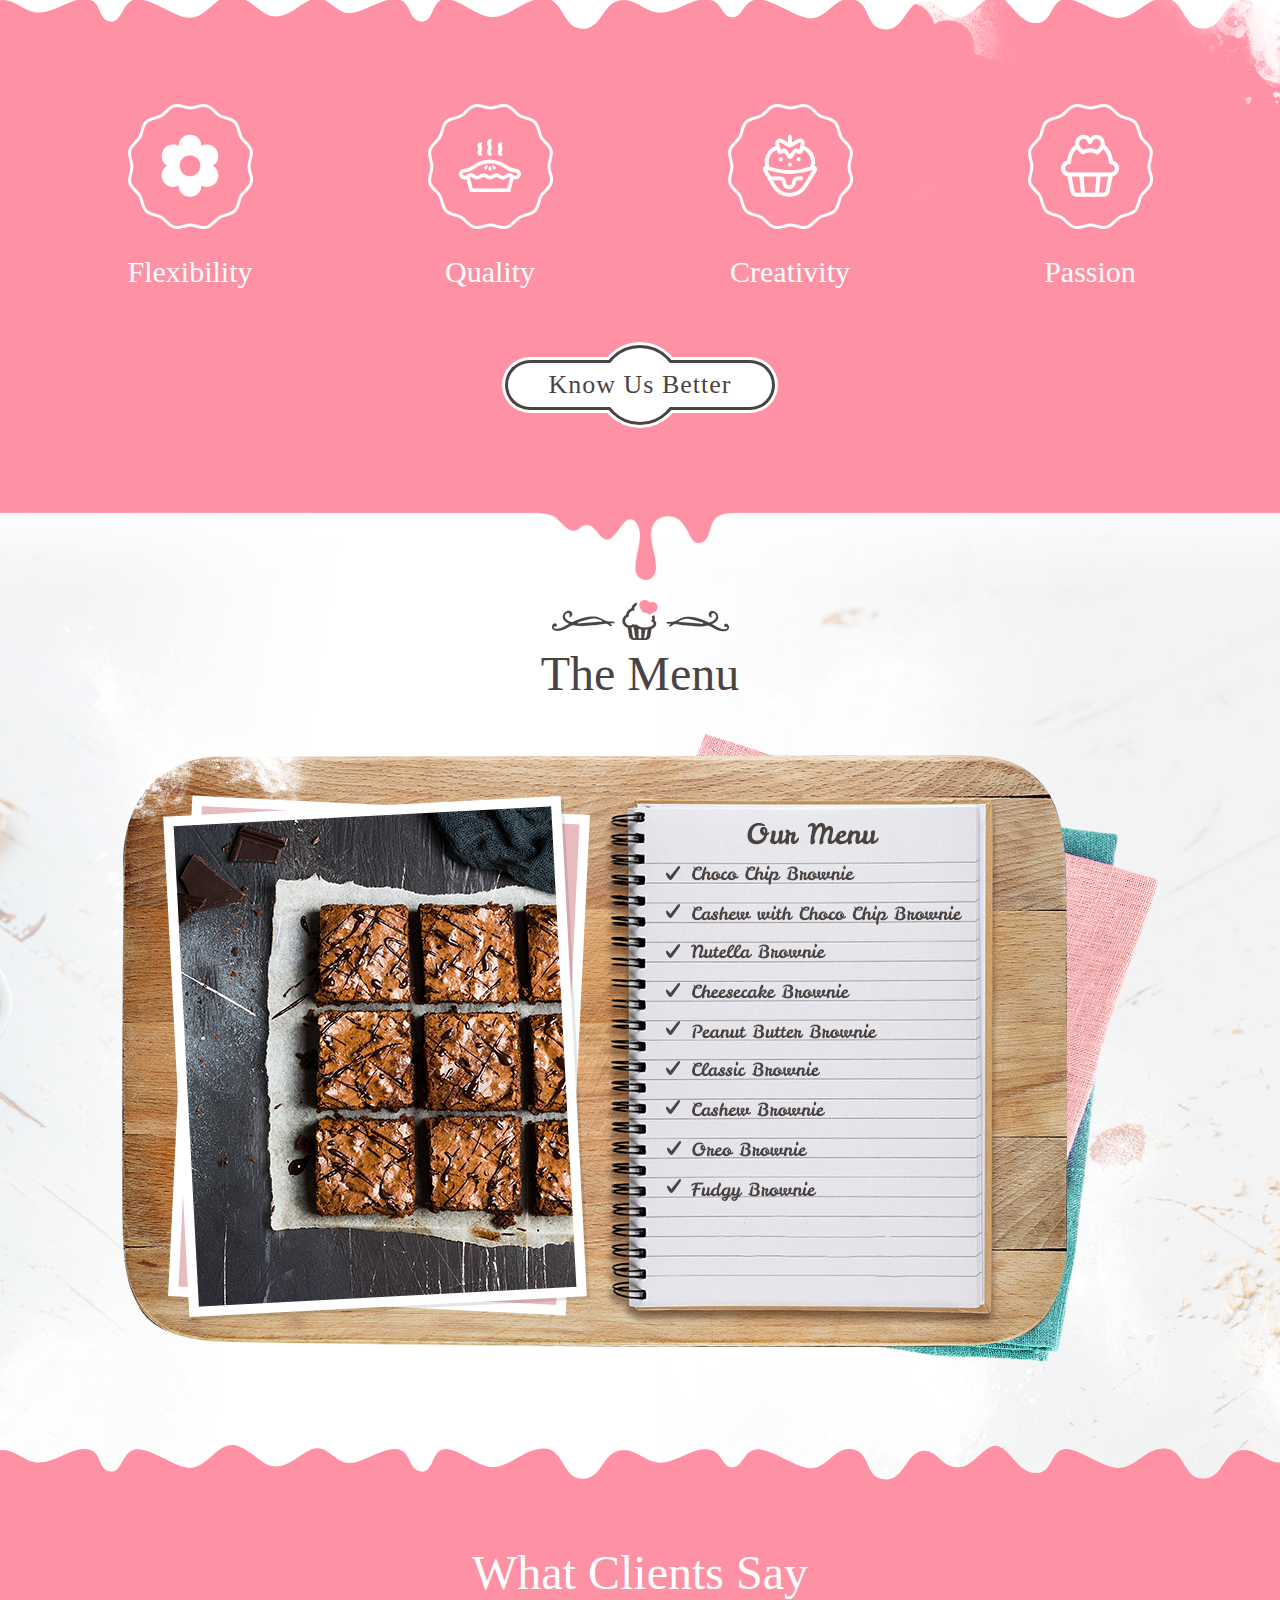
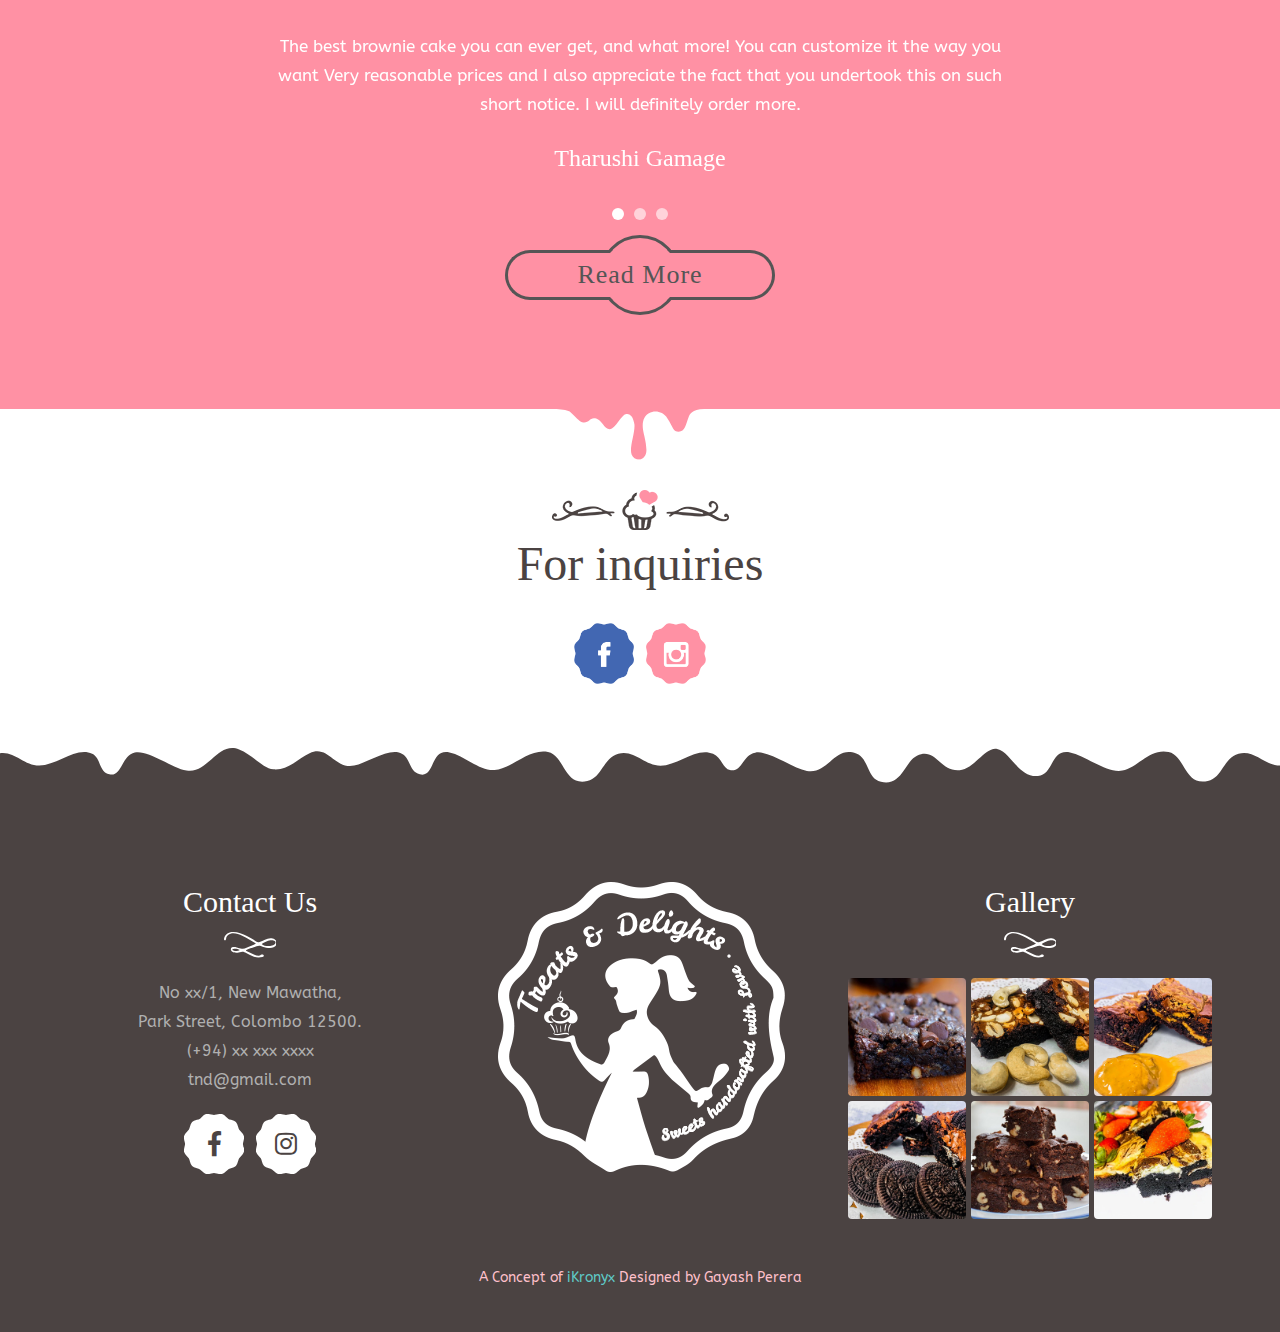
<file: TND/index.html>
<!DOCTYPE html>
<html lang="en">
<head>
<meta charset="utf-8">
<title>Treats & Delights</title>

<!-- Stylesheets -->
<link href="css/bootstrap.css" rel="stylesheet">
<link href="plugins/revolution/css/settings.css" rel="stylesheet" type="text/css"><!-- REVOLUTION SETTINGS STYLES -->
<link href="plugins/revolution/css/layers.css" rel="stylesheet" type="text/css"><!-- REVOLUTION LAYERS STYLES -->
<link href="plugins/revolution/css/navigation.css" rel="stylesheet" type="text/css"><!-- REVOLUTION NAVIGATION STYLES -->

<link href="css/style.css" rel="stylesheet">
<link href="css/responsive.css" rel="stylesheet">

<link rel="shortcut icon" href="images/favicon.png" type="image/x-icon">
<link rel="icon" href="images/favicon.png" type="image/x-icon">

<!-- Responsive -->
<meta http-equiv="X-UA-Compatible" content="IE=edge">
<meta name="viewport" content="width=device-width, initial-scale=1.0, maximum-scale=1.0, user-scalable=0">
<!--[if lt IE 9]><script src="https://cdnjs.cloudflare.com/ajax/libs/html5shiv/3.7.3/html5shiv.js"></script><![endif]-->
<!--[if lt IE 9]><script src="js/respond.js"></script><![endif]-->
</head>

<body>

<div class="page-wrapper">

    <!-- Preloader -->
    <div class="preloader">
        <div class="loader_overlay"></div>
        <div class="loader_cogs">
            <div class="loader_cogs__top">
                <div class="top_part"></div>
                <div class="top_part"></div>
                <div class="top_part"></div>
                <div class="top_hole"></div>
            </div>
            <div class="loader_cogs__left">
                <div class="left_part"></div>
                <div class="left_part"></div>
                <div class="left_part"></div>
                <div class="left_hole"></div>
            </div>
            <div class="loader_cogs__bottom">
                <div class="bottom_part"></div>
                <div class="bottom_part"></div>
                <div class="bottom_part"></div>
                <div class="bottom_hole"></div>
            </div>
        </div>
    </div>
    
    <!-- Main Header-->
    <header class="main-header">
        <!-- Menu Wave -->
        <div class="menu_wave"></div>

        <!-- Main box -->
        <div class="main-box">
            <div class="menu-box">
                <div class="logo"><a href="index.html"><img src="images/logo.png" alt="" title=""></a></div>

                <!--Nav Box-->
                <div class="nav-outer clearfix">
                    <!-- Main Menu -->
                    <nav class="main-menu navbar-expand-md navbar-light">
                        <div class="collapse navbar-collapse clearfix" id="navbarSupportedContent">
                            <ul class="navigation menu-left clearfix">
                                <li class=""><a href="index.html">Home</a>
                                </li>
                                <li><a href="#specialities">What We Offer</a>
                                </li>
                            </ul>

                            <ul class="navigation menu-right clearfix">
                                <li class="dropdown"><a href="#creations">Brownie Cakes</a>
                                </li>
                                <li><a href="#footer-main">Contact Us</a></li>
                            </ul>
                        </div>
                    </nav>
                    <!-- Main Menu End-->

                </div>
            </div>
        </div>

        <!-- Sticky Header  -->
        <div class="sticky-header">
            <div class="auto-container clearfix">
                <!--Logo-->
                <div class="logo">
                    <a href="#" title="Sticky Logo"><img src="images/logo-small.png" alt="Sticky Logo"></a>
                </div>

                <!--Nav Outer-->
                <div class="nav-outer">
                    <!-- Main Menu -->
                    <nav class="main-menu">
                        <!--Keep This Empty / Menu will come through Javascript-->
                    </nav><!-- Main Menu End-->
                </div>
            </div>
        </div><!-- End Sticky Menu -->

        <!-- Mobile Header -->
        <div class="mobile-header">
            <div class="logo"><a href="index.html"><img src="images/logo-small.png" alt="" title=""></a></div>

            <!--Nav Box-->
            <div class="nav-outer clearfix">
                <!--Keep This Empty / Menu will come through Javascript-->
            </div>
        </div>

        <!-- Mobile Menu  -->
        <div class="mobile-menu">            
            <nav class="menu-box">
                <div class="nav-logo"><a href="index.html"><img src="images/logo-small.png" alt="" title=""></a></div> 
                <!--Here Menu Will Come Automatically Via Javascript / Same Menu as in Header-->
            </nav>
        </div><!-- End Mobile Menu -->

        <!-- Header Search -->
        <div class="search-popup">
            <span class="search-back-drop"></span>
            
            <div class="search-inner">
                <button class="close-search"><span class="fa fa-times"></span></button>
                <form method="post" action="blog-showcase.html">
                    <div class="form-group">
                        <input type="search" name="search-field" value="" placeholder="Search..." required="">
                        <button type="submit"><i class="fa fa-search"></i></button>
                    </div>
                </form>
            </div>
        </div>
        <!-- End Header Search -->

    </header>
    <!--End Main Header -->
    
    <!--Main Slider-->
    <section class="main-slider">
        <div class="slider_wave"></div>
        <div class="rev_slider_wrapper fullwidthbanner-container"  id="rev_slider_one_wrapper" data-source="gallery">
            <div class="rev_slider fullwidthabanner" id="rev_slider_one" data-version="5.4.1">
                <ul>
                    <li data-index="rs-4" data-transition="zoomout" data-slotamount="default" data-hideafterloop="0" data-hideslideonmobile="off"  data-easein="default" data-easeout="default" data-masterspeed="850"  data-thumb="#"  data-delay="5999"  data-rotate="0"  data-saveperformance="off"  data-title="Slide" data-param1="" data-param2="" data-param3="" data-param4="" data-param5="" data-param6="" data-param7="" data-param8="" data-param9="" data-param10="" data-description="">
                    
                    <!-- MAIN IMAGE -->
                    <img src="images/back/mainslider_back1.jpg"  alt="" title="Home Cakes"  data-bgposition="center center" data-bgfit="cover" data-bgrepeat="no-repeat" class="rev-slidebg" data-no-retina>
                    <!-- LAYERS -->

                    <!-- LAYER NR. 1 -->
                    <div class="tp-caption tp-shape tp-shapewrapper  tp-resizeme" 
                        id="slide-4-layer-44" 
                        data-x="center" data-hoffset="1" 
                        data-y="center" data-voffset="-3" 
                        data-width="['full','full','full','full']"
                        data-height="['full','full','full','full']"
                        data-type="shape" 
                        data-basealign="slide" 
                        data-responsive_offset="on" 
                        data-frames='[{"delay":10,"speed":300,"frame":"0","from":"opacity:0;","to":"o:1;","ease":"Power3.easeInOut"},{"delay":"wait","speed":300,"frame":"999","to":"opacity:0;","ease":"Power3.easeInOut"}]'
                        data-textAlign="['inherit','inherit','inherit','inherit']"
                        data-paddingtop="[0,0,0,0]"
                        data-paddingright="[0,0,0,0]"
                        data-paddingbottom="[0,0,0,0]"
                        data-paddingleft="[0,0,0,0]"
                        style="z-index: 5;background-color:rgba(80,81,92,0.15);"></div>

                    <!-- LAYER NR. 2 -->
                    <div class="tp-caption   tp-resizeme" 
                        id="slide-4-layer-40" 
                        data-x="center" data-hoffset="" 
                        data-y="center" data-voffset="" 
                        data-width="['none','none','none','none']"
                        data-height="['none','none','none','none']"
                        data-type="image" 
                        data-responsive_offset="on"
                        data-frames='[{"delay":500,"speed":1000,"frame":"0","from":"opacity:0;","to":"o:1;","ease":"Power3.easeInOut"},{"delay":"wait","speed":300,"frame":"999","to":"opacity:0;","ease":"Power3.easeInOut"}]'
                        data-textAlign="['inherit','inherit','inherit','inherit']"
                        data-paddingtop="[0,0,0,0]"
                        data-paddingright="[0,0,0,0]"
                        data-paddingbottom="[0,0,0,0]"
                        data-paddingleft="[0,0,0,0]"
                        style="z-index: 6;"><img src="images/main-slider/slider_bg_1.png" alt="" data-ww="654px" data-hh="654px" width="654" height="654" data-no-retina> </div>

                    <!-- LAYER NR. 3 -->
                    <div class="tp-caption   tp-resizeme" 
                        id="slide-4-layer-33" 
                        data-x="center" data-hoffset="" 
                        data-y="center" data-voffset="100" 
                        data-width="['auto']"
                        data-height="['auto']"
                        data-visibility="['on','on','off','off']"
                        data-type="text" 
                        data-responsive_offset="on" 
                        data-frames='[{"delay":500,"speed":1000,"frame":"0","from":"opacity:0;","to":"o:1;","ease":"Power2.easeInOut"},{"delay":"wait","speed":300,"frame":"999","to":"opacity:0;","ease":"nothing"}]'
                        data-textAlign="['center','center','center','center']"
                        data-paddingtop="[0,0,0,0]"
                        data-paddingright="[0,0,0,0]"
                        data-paddingbottom="[0,0,0,0]"
                        data-paddingleft="[0,0,0,0]"
                        style="z-index: 7; white-space: nowrap; font-size: 24px; line-height: 24px; font-weight: 400; color: #4b4342;font-family:ABeeZee;">Sweets Handcrafted with Love</div>

                    <!-- LAYER NR. 4 -->
                    <div class="tp-caption   tp-resizeme" 
                        id="slide-4-layer-31" 
                        data-x="center" data-hoffset="" 
                        data-y="center" data-voffset="-18" 
                        data-width="['399']"
                        data-height="['auto']"
                        data-type="text" 
                        data-responsive_offset="on" 
                        data-frames='[{"delay":500,"speed":1000,"frame":"0","from":"opacity:0;","to":"o:1;","ease":"Power2.easeInOut"},{"delay":"wait","speed":300,"frame":"999","to":"opacity:0;","ease":"nothing"}]'
                        data-textAlign="['center','center','center','center']"
                        data-paddingtop="[0,0,0,0]"
                        data-paddingright="[0,0,0,0]"
                        data-paddingbottom="[0,0,0,0]"
                        data-paddingleft="[0,0,0,0]"
                        style="z-index: 8; min-width: 399px; max-width: 399px; white-space: normal; font-size: 72px; line-height: 72px; font-weight: 400; color: #4b4342;font-family:Leckerli One;">Welcome <br>to Desserts </div>

                    <!-- LAYER NR. 5 -->
                    <div class="tp-caption   tp-resizeme" 
                        id="slide-4-layer-41" 
                        data-x="center" data-hoffset="" 
                        data-y="center" data-voffset="-150" 
                        data-width="['none','none','none','none']"
                        data-height="['none','none','none','none']"
                        data-type="image" 
                        data-responsive_offset="on" 
                        data-frames='[{"delay":500,"speed":1000,"frame":"0","from":"opacity:0;","to":"o:1;","ease":"Power3.easeInOut"},{"delay":"wait","speed":300,"frame":"999","to":"opacity:0;","ease":"Power3.easeInOut"}]'
                        data-textAlign="['inherit','inherit','inherit','inherit']"
                        data-paddingtop="[0,0,0,0]"
                        data-paddingright="[0,0,0,0]"
                        data-paddingbottom="[0,0,0,0]"
                        data-paddingleft="[0,0,0,0]"
                        style="z-index: 9;"><img src="images/main-slider/slider_bg_4.png" alt="" data-ww="125px" data-hh="60px" width="125" height="60" data-no-retina> </div>

                    <!-- LAYER NR. 6 -->
                    <div class="tp-caption tp-resizeme hide-sm" 
                        id="slide-4-layer-42" 
                        data-x="398" 
                        data-y="center" data-voffset="" 
                        data-width="['none','none','none','none']"
                        data-height="['none','none','none','none']"
                        data-type="image" 
                        data-responsive_offset="on" 
                        data-frames='[{"delay":500,"speed":1000,"frame":"0","from":"opacity:0;","to":"o:1;","ease":"Power3.easeInOut"},{"delay":"wait","speed":300,"frame":"999","to":"opacity:0;","ease":"Power3.easeInOut"}]'
                        data-textAlign="['inherit','inherit','inherit','inherit']"
                        data-paddingtop="[0,0,0,0]"
                        data-paddingright="[0,0,0,0]"
                        data-paddingbottom="[0,0,0,0]"
                        data-paddingleft="[0,0,0,0]"
                        style="z-index: 10;"><img src="images/main-slider/slider_bg_3.png" alt="" data-ww="196px" data-hh="107px" width="196" height="107" data-no-retina> </div>

                        <!-- LAYER NR. 7 -->
                        <div class="tp-caption tp-resizeme hide-sm" 
                            id="slide-4-layer-43" 
                            data-x="1325" 
                            data-y="center" data-voffset="" 
                            data-width="['none','none','none','none']"
                            data-height="['none','none','none','none']"
                            data-type="image" 
                            data-responsive_offset="on" 
                            data-frames='[{"delay":500,"speed":1000,"frame":"0","from":"opacity:0;","to":"o:1;","ease":"Power3.easeInOut"},{"delay":"wait","speed":300,"frame":"999","to":"opacity:0;","ease":"Power3.easeInOut"}]'
                            data-textAlign="['inherit','inherit','inherit','inherit']"
                            data-paddingtop="[0,0,0,0]"
                            data-paddingright="[0,0,0,0]"
                            data-paddingbottom="[0,0,0,0]"
                            data-paddingleft="[0,0,0,0]"
                            style="z-index: 11;"><img src="images/main-slider/slider_bg_2.png" alt="" data-ww="196px" data-hh="107px" width="196" height="107" data-no-retina></div>
                    </li>

                    <!-- SLIDE  -->
                    <li data-index="rs-5" data-transition="zoomout" data-slotamount="default" data-hideafterloop="0" data-hideslideonmobile="off"  data-easein="default" data-easeout="default" data-masterspeed="850"  data-thumb=""  data-delay="5999"  data-rotate="0"  data-saveperformance="off"  data-title="Slide" data-param1="" data-param2="" data-param3="" data-param4="" data-param5="" data-param6="" data-param7="" data-param8="" data-param9="" data-param10="" data-description="">
                        <!-- MAIN IMAGE -->
                        <img src="images/back/mainslider_back4.jpg"  alt="" title="Home Cakes"  data-bgposition="center center" data-bgfit="cover" data-bgrepeat="no-repeat" class="rev-slidebg" data-no-retina>
                        <!-- LAYERS -->

                        <!-- LAYER NR. 8 -->
                        <div class="tp-caption tp-shape tp-shapewrapper  tp-resizeme" 
                            id="slide-5-layer-44" 
                            data-x="center" data-hoffset="" 
                            data-y="center" data-voffset="" 
                            data-width="['full','full','full','full']"
                            data-height="['full','full','full','full']"
                            data-type="shape" 
                            data-basealign="slide" 
                            data-responsive_offset="on" 
                            data-frames='[{"delay":10,"speed":300,"frame":"0","from":"opacity:0;","to":"o:1;","ease":"Power3.easeInOut"},{"delay":"wait","speed":300,"frame":"999","to":"opacity:0;","ease":"Power3.easeInOut"}]'
                            data-textAlign="['inherit','inherit','inherit','inherit']"
                            data-paddingtop="[0,0,0,0]"
                            data-paddingright="[0,0,0,0]"
                            data-paddingbottom="[0,0,0,0]"
                            data-paddingleft="[0,0,0,0]"
                            style="z-index: 5;background-color:rgba(80,81,92,0.15);"> </div>

                        <!-- LAYER NR. 9 -->
                        <div class="tp-caption   tp-resizeme" 
                            id="slide-5-layer-40" 
                            data-x="center" data-hoffset="" 
                            data-y="center" data-voffset="-1" 
                            data-width="['none','none','none','none']"
                            data-height="['none','none','none','none']"
                            data-type="image" 
                            data-responsive_offset="on" 
                            data-frames='[{"delay":500,"speed":1000,"frame":"0","from":"opacity:0;","to":"o:1;","ease":"Power3.easeInOut"},{"delay":"wait","speed":300,"frame":"999","to":"opacity:0;","ease":"Power3.easeInOut"}]'
                            data-textAlign="['inherit','inherit','inherit','inherit']"
                            data-paddingtop="[0,0,0,0]"
                            data-paddingright="[0,0,0,0]"
                            data-paddingbottom="[0,0,0,0]"
                            data-paddingleft="[0,0,0,0]"
                            style="z-index: 6;"><img src="images/main-slider/slider_bg_1.png" alt="" data-ww="654px" data-hh="654px" width="654" height="654" data-no-retina> </div>

                        <!-- LAYER NR. 10 -->
                        <div class="tp-caption tp-resizeme" 
                            id="slide-5-layer-33" 
                            data-x="center" data-hoffset="" 
                            data-y="center" data-voffset="99" 
                            data-width="['auto']"
                            data-height="['auto']"
                            data-visibility="['on','on','off','off']"
                            data-type="text" 
                            data-responsive_offset="on" 
                            data-frames='[{"delay":500,"speed":1000,"frame":"0","from":"opacity:0;","to":"o:1;","ease":"Power2.easeInOut"},{"delay":"wait","speed":300,"frame":"999","to":"opacity:0;","ease":"nothing"}]'
                            data-textAlign="['center','center','center','center']"
                            data-paddingtop="[0,0,0,0]"
                            data-paddingright="[0,0,0,0]"
                            data-paddingbottom="[0,0,0,0]"
                            data-paddingleft="[0,0,0,0]"
                            style="z-index: 7; white-space: nowrap; font-size: 24px; line-height: 24px; font-weight: 400; color: #4b4342;font-family:ABeeZee;">Sweets Handcrafted with Love</div>

                        <!-- LAYER NR. 11 -->
                        <div class="tp-caption   tp-resizeme" 
                            id="slide-5-layer-31" 
                            data-x="center" data-hoffset="" 
                            data-y="center" data-voffset="-18" 
                            data-width="['441']"
                            data-height="['auto']"
                            data-type="text" 
                            data-responsive_offset="on" 
                            data-frames='[{"delay":500,"speed":1000,"frame":"0","from":"opacity:0;","to":"o:1;","ease":"Power2.easeInOut"},{"delay":"wait","speed":300,"frame":"999","to":"opacity:0;","ease":"nothing"}]'
                            data-textAlign="['center','center','center','center']"
                            data-paddingtop="[0,0,0,0]"
                            data-paddingright="[0,0,0,0]"
                            data-paddingbottom="[0,0,0,0]"
                            data-paddingleft="[0,0,0,0]"
                            style="z-index: 8; min-width: 441px; max-width: 441px; white-space: normal; font-size: 72px; line-height: 72px; font-weight: 400; color: #4b4342; font-family:Leckerli One;">Welcome <br>to Desserts </div>

                        <!-- LAYER NR. 12 -->
                        <div class="tp-caption   tp-resizeme" 
                            id="slide-5-layer-41" 
                            data-x="center" data-hoffset="" 
                            data-y="center" data-voffset="-150" 
                            data-width="['none','none','none','none']"
                            data-height="['none','none','none','none']"
                            data-type="image" 
                            data-responsive_offset="on" 
                            data-frames='[{"delay":500,"speed":1000,"frame":"0","from":"opacity:0;","to":"o:1;","ease":"Power3.easeInOut"},{"delay":"wait","speed":300,"frame":"999","to":"opacity:0;","ease":"Power3.easeInOut"}]'
                            data-textAlign="['inherit','inherit','inherit','inherit']"
                            data-paddingtop="[0,0,0,0]"
                            data-paddingright="[0,0,0,0]"
                            data-paddingbottom="[0,0,0,0]"
                            data-paddingleft="[0,0,0,0]"
                            style="z-index: 9;"><img src="images/main-slider/slider_bg_4.png" alt="" data-ww="125px" data-hh="60px" width="125" height="60" data-no-retina> </div>

                        <!-- LAYER NR. 13 -->
                        <div class="tp-caption tp-resizeme hide-sm" 
                            id="slide-5-layer-42" 
                            data-x="398" 
                            data-y="center" data-voffset="" 
                            data-width="['none','none','none','none']"
                            data-height="['none','none','none','none']"
                            data-type="image" 
                            data-responsive_offset="on" 
                            data-frames='[{"delay":500,"speed":1000,"frame":"0","from":"opacity:0;","to":"o:1;","ease":"Power3.easeInOut"},{"delay":"wait","speed":300,"frame":"999","to":"opacity:0;","ease":"Power3.easeInOut"}]'
                            data-textAlign="['inherit','inherit','inherit','inherit']"
                            data-paddingtop="[0,0,0,0]"
                            data-paddingright="[0,0,0,0]"
                            data-paddingbottom="[0,0,0,0]"
                            data-paddingleft="[0,0,0,0]"
                            style="z-index: 10;"><img src="images/main-slider/slider_bg_3.png" alt="" data-ww="196px" data-hh="107px" width="196" height="107" data-no-retina> </div>

                        <!-- LAYER NR. 14 -->
                        <div class="tp-caption tp-resizeme hide-sm" 
                            id="slide-5-layer-43" 
                            data-x="1325" 
                            data-y="center" data-voffset="" 
                            data-width="['none','none','none','none']"
                            data-height="['none','none','none','none']"
                            data-type="image" 
                            data-responsive_offset="on" 
                            data-frames='[{"delay":500,"speed":1000,"frame":"0","from":"opacity:0;","to":"o:1;","ease":"Power3.easeInOut"},{"delay":"wait","speed":300,"frame":"999","to":"opacity:0;","ease":"Power3.easeInOut"}]'
                            data-textAlign="['inherit','inherit','inherit','inherit']"
                            data-paddingtop="[0,0,0,0]"
                            data-paddingright="[0,0,0,0]"
                            data-paddingbottom="[0,0,0,0]"
                            data-paddingleft="[0,0,0,0]"
                            style="z-index: 11;"><img src="images/main-slider/slider_bg_2.png" alt="" data-ww="196px" data-hh="107px" width="196" height="107" data-no-retina> </div>
                    </li>
                    <!-- SLIDE  -->
                    <li data-index="rs-6" data-transition="zoomout" data-slotamount="default" data-hideafterloop="0" data-hideslideonmobile="off"  data-easein="default" data-easeout="default" data-masterspeed="850"  data-thumb=""  data-delay="5999"  data-rotate="0"  data-saveperformance="off"  data-title="Slide" data-param1="" data-param2="" data-param3="" data-param4="" data-param5="" data-param6="" data-param7="" data-param8="" data-param9="" data-param10="" data-description="">
                        <!-- MAIN IMAGE -->
                        <img src="images/back/mainslider_back3.jpg"  alt="" title="Home Cakes"  data-bgposition="center center" data-bgfit="cover" data-bgrepeat="no-repeat" class="rev-slidebg" data-no-retina>
                        <!-- LAYERS -->

                        <!-- LAYER NR. 15 -->
                        <div class="tp-caption tp-shape tp-shapewrapper  tp-resizeme" 
                            id="slide-6-layer-44" 
                            data-x="center" data-hoffset="" 
                            data-y="center" data-voffset="" 
                            data-width="['full','full','full','full']"
                            data-height="['full','full','full','full']"
                            data-type="shape" 
                            data-basealign="slide" 
                            data-responsive_offset="on" 
                            data-frames='[{"delay":10,"speed":300,"frame":"0","from":"opacity:0;","to":"o:1;","ease":"Power3.easeInOut"},{"delay":"wait","speed":300,"frame":"999","to":"opacity:0;","ease":"Power3.easeInOut"}]'
                            data-textAlign="['inherit','inherit','inherit','inherit']"
                            data-paddingtop="[0,0,0,0]"
                            data-paddingright="[0,0,0,0]"
                            data-paddingbottom="[0,0,0,0]"
                            data-paddingleft="[0,0,0,0]"
                            style="z-index: 5;background-color:rgba(80,81,92,0.15);"> </div>

                        <!-- LAYER NR. 16 -->
                        <div class="tp-caption   tp-resizeme" 
                            id="slide-6-layer-40" 
                            data-x="center" data-hoffset="" 
                            data-y="center" data-voffset="-1" 
                            data-width="['none','none','none','none']"
                            data-height="['none','none','none','none']"
                            data-type="image" 
                            data-responsive_offset="on" 
                            data-frames='[{"delay":500,"speed":1000,"frame":"0","from":"opacity:0;","to":"o:1;","ease":"Power3.easeInOut"},{"delay":"wait","speed":300,"frame":"999","to":"opacity:0;","ease":"Power3.easeInOut"}]'
                            data-textAlign="['inherit','inherit','inherit','inherit']"
                            data-paddingtop="[0,0,0,0]"
                            data-paddingright="[0,0,0,0]"
                            data-paddingbottom="[0,0,0,0]"
                            data-paddingleft="[0,0,0,0]"
                            style="z-index: 6;"><img src="images/main-slider/slider_bg_1.png" alt="" data-ww="654px" data-hh="654px" width="654" height="654" data-no-retina> </div>

                        <!-- LAYER NR. 17 -->
                        <div class="tp-caption   tp-resizeme" 
                            id="slide-6-layer-33" 
                            data-x="center" data-hoffset="" 
                            data-y="center" data-voffset="100" 
                            data-width="['auto']"
                            data-height="['auto']"
                            data-visibility="['on','on','off','off']"
                            data-type="text" 
                            data-responsive_offset="on" 
                            data-frames='[{"delay":500,"speed":1000,"frame":"0","from":"opacity:0;","to":"o:1;","ease":"Power2.easeInOut"},{"delay":"wait","speed":300,"frame":"999","to":"opacity:0;","ease":"nothing"}]'
                            data-textAlign="['center','center','center','center']"
                            data-paddingtop="[0,0,0,0]"
                            data-paddingright="[0,0,0,0]"
                            data-paddingbottom="[0,0,0,0]"
                            data-paddingleft="[0,0,0,0]"
                            style="z-index: 7; white-space: nowrap; font-size: 24px; line-height: 24px; font-weight: 400; color: #4b4342; font-family:ABeeZee;">Sweets Handcrafted with Love</div>

                        <!-- LAYER NR. 18 -->
                        <div class="tp-caption   tp-resizeme" 
                            id="slide-6-layer-31" 
                            data-x="center" data-hoffset="" 
                            data-y="center" data-voffset="-18" 
                            data-width="['394']"
                            data-height="['auto']"
                            data-type="text" 
                            data-responsive_offset="on" 
                            data-frames='[{"delay":500,"speed":1000,"frame":"0","from":"opacity:0;","to":"o:1;","ease":"Power2.easeInOut"},{"delay":"wait","speed":300,"frame":"999","to":"opacity:0;","ease":"nothing"}]'
                            data-textAlign="['center','center','center','center']"
                            data-paddingtop="[0,0,0,0]"
                            data-paddingright="[0,0,0,0]"
                            data-paddingbottom="[0,0,0,0]"
                            data-paddingleft="[0,0,0,0]"
                            style="z-index: 8; min-width: 394px; max-width: 394px; white-space: normal; font-size: 72px; line-height: 72px; font-weight: 400; color: #4b4342;font-family:Leckerli One;">Welcome <br>to Desserts </div>

                        <!-- LAYER NR. 19 -->
                        <div class="tp-caption   tp-resizeme" 
                            id="slide-6-layer-41" 
                            data-x="center" data-hoffset="" 
                            data-y="center" data-voffset="-150" 
                            data-width="['none','none','none','none']"
                            data-height="['none','none','none','none']"
                            data-type="image" 
                            data-responsive_offset="on" 
                            data-frames='[{"delay":500,"speed":1000,"frame":"0","from":"opacity:0;","to":"o:1;","ease":"Power3.easeInOut"},{"delay":"wait","speed":300,"frame":"999","to":"opacity:0;","ease":"Power3.easeInOut"}]'
                            data-textAlign="['inherit','inherit','inherit','inherit']"
                            data-paddingtop="[0,0,0,0]"
                            data-paddingright="[0,0,0,0]"
                            data-paddingbottom="[0,0,0,0]"
                            data-paddingleft="[0,0,0,0]"
                            style="z-index: 9;"><img src="images/main-slider/slider_bg_4.png" alt="" data-ww="125px" data-hh="60px" width="125" height="60" data-no-retina> </div>

                        <!-- LAYER NR. 20 -->
                        <div class="tp-caption tp-resizeme hide-sm" 
                            id="slide-6-layer-42" 
                            data-x="398" 
                            data-y="center" data-voffset="" 
                            data-width="['none','none','none','none']"
                            data-height="['none','none','none','none']"
                            data-type="image" 
                            data-responsive_offset="on" 
                            data-frames='[{"delay":500,"speed":1000,"frame":"0","from":"opacity:0;","to":"o:1;","ease":"Power3.easeInOut"},{"delay":"wait","speed":300,"frame":"999","to":"opacity:0;","ease":"Power3.easeInOut"}]'
                            data-textAlign="['inherit','inherit','inherit','inherit']"
                            data-paddingtop="[0,0,0,0]"
                            data-paddingright="[0,0,0,0]"
                            data-paddingbottom="[0,0,0,0]"
                            data-paddingleft="[0,0,0,0]"
                            style="z-index: 10;"><img src="images/main-slider/slider_bg_3.png" alt="" data-ww="196px" data-hh="107px" width="196" height="107" data-no-retina> </div>

                        <!-- LAYER NR. 21 -->
                        <div class="tp-caption tp-resizeme hide-sm" 
                            id="slide-6-layer-43" 
                            data-x="1325" 
                            data-y="center" data-voffset="" 
                            data-width="['none','none','none','none']"
                            data-height="['none','none','none','none']"
                            data-type="image" 
                            data-responsive_offset="on" 
                            data-frames='[{"delay":500,"speed":1000,"frame":"0","from":"opacity:0;","to":"o:1;","ease":"Power3.easeInOut"},{"delay":"wait","speed":300,"frame":"999","to":"opacity:0;","ease":"Power3.easeInOut"}]'
                            data-textAlign="['inherit','inherit','inherit','inherit']"
                            data-paddingtop="[0,0,0,0]"
                            data-paddingright="[0,0,0,0]"
                            data-paddingbottom="[0,0,0,0]"
                            data-paddingleft="[0,0,0,0]"
                            style="z-index: 11;"><img src="images/main-slider/slider_bg_2.png" alt="" data-ww="196px" data-hh="107px" width="196" height="107" data-no-retina> </div>
                    </li>


                </ul>
            </div>
        </div>
    </section>
    <!--End Main Slider-->

    <!-- Services Section -->
    <section id="specialities" class="services-section" style="background-image: url(images/BGImages/Our-Speciallieties-BG.png);">
        <div class="auto-container">

            <div class="sec-title text-center">
                <div class="divider"><img src="images/icons/divider_1.png" alt=""></div>
                <h2>What we offer at Treats & Delights</h2><br>
            </div>
            <!-- Services Carousel -->
            <div class="services-carousel owl-carousel owl-theme">
                <!-- Service Block -->
                <div class="service-block">
                    <div class="inner-box">
                        <div class="image-box">
                            <div class="services_frame"><svg viewBox="0 0 500 500"><path d="M488.5,274.5L488.5,274.5l1.8-0.5l-2,0.5c-2.4-8.7-4.5-16.9-4.5-24.5c0-8,2.3-16.5,4.7-25.5 c3.5-13,7.1-26.5,3.7-39.5c-3.6-13.2-13.5-23.1-23.1-32.7c-6.5-6.5-12.6-12.6-16.6-19.4c-3.9-6.8-6.1-15.2-8.5-24.1 c-3.5-13.1-7.1-26.7-16.7-36.3c-9.5-9.5-22.9-13.1-35.9-16.6c-9-2.4-17.5-4.6-24.4-8.7c-6.5-3.8-12.5-9.8-18.9-16.2 c-9.7-9.8-19.6-19.8-33.2-23.4c-13.5-3.7-27.3,0.1-40.4,3.7c-8.7,2.4-16.9,4.6-24.5,4.6c-8,0-16.5-2.3-25.5-4.7 c-9.3-2.5-18.8-5-28.1-5c-3.8,0-7.6,0.4-11.3,1.4C172,11.1,162,21.1,152.4,30.7c-6.5,6.5-12.6,12.6-19.4,16.6 c-6.8,3.9-15.2,6.1-24.1,8.5c-13.1,3.5-26.7,7.1-36.3,16.7c-9.5,9.5-13.1,23-16.6,36c-2.4,9-4.6,17.5-8.7,24.4 c-3.8,6.5-9.8,12.5-16.2,18.9c-9.8,9.7-19.7,19.6-23.4,33.2c-3.7,13.5,0.1,27.3,3.7,40.5c2.4,8.7,4.6,16.9,4.6,24.5 c0,8-2.3,16.5-4.6,25.5c-3.5,13-7.1,26.6-3.7,39.5c3.6,13.2,13.5,23.1,23.1,32.7c6.5,6.5,12.6,12.6,16.6,19.4 c3.9,6.8,6.1,15.1,8.5,24c3.5,13.1,7.1,26.8,16.7,36.4c9.5,9.5,23,13.1,35.9,16.6c9,2.4,17.5,4.6,24.4,8.7 c6.5,3.8,12.5,9.8,18.9,16.2c9.7,9.8,19.6,19.8,33.2,23.5c3.8,1,7.6,1.5,11.8,1.5c9.6,0,19.3-2.7,28.5-5.1c8.8-2.4,17-4.6,24.5-4.6 c8,0,16.5,2.3,25.5,4.6c13,3.6,26.6,7.1,39.5,3.7c13.2-3.6,23.1-13.5,32.7-23.1c6.5-6.5,12.6-12.6,19.4-16.6 c6.7-3.9,15.1-6.1,24-8.5c13.1-3.5,26.8-7.1,36.4-16.8c9.5-9.5,13.1-23,16.6-36c2.4-9,4.6-17.5,8.7-24.4c3.8-6.5,9.8-12.5,16.2-18.9 c9.8-9.7,19.9-19.7,23.6-33.3C495.7,301.4,494.4,287.7,488.5,274.5z"></path></svg></div>
                            <!-- cake img -->
                            <figure class="image"><img src="images/main500/Cashew Brownie.png" alt=""></figure>
                        </div>
                        <h3>Cashew Brownie</h3>
                        <p></p> 
                    </div>
                </div>

                <!-- Service Block -->
                <div class="service-block">
                    <div class="inner-box">
                        <div class="image-box">
                            <div class="services_frame"><svg viewBox="0 0 500 500"><path d="M488.5,274.5L488.5,274.5l1.8-0.5l-2,0.5c-2.4-8.7-4.5-16.9-4.5-24.5c0-8,2.3-16.5,4.7-25.5 c3.5-13,7.1-26.5,3.7-39.5c-3.6-13.2-13.5-23.1-23.1-32.7c-6.5-6.5-12.6-12.6-16.6-19.4c-3.9-6.8-6.1-15.2-8.5-24.1 c-3.5-13.1-7.1-26.7-16.7-36.3c-9.5-9.5-22.9-13.1-35.9-16.6c-9-2.4-17.5-4.6-24.4-8.7c-6.5-3.8-12.5-9.8-18.9-16.2 c-9.7-9.8-19.6-19.8-33.2-23.4c-13.5-3.7-27.3,0.1-40.4,3.7c-8.7,2.4-16.9,4.6-24.5,4.6c-8,0-16.5-2.3-25.5-4.7 c-9.3-2.5-18.8-5-28.1-5c-3.8,0-7.6,0.4-11.3,1.4C172,11.1,162,21.1,152.4,30.7c-6.5,6.5-12.6,12.6-19.4,16.6 c-6.8,3.9-15.2,6.1-24.1,8.5c-13.1,3.5-26.7,7.1-36.3,16.7c-9.5,9.5-13.1,23-16.6,36c-2.4,9-4.6,17.5-8.7,24.4 c-3.8,6.5-9.8,12.5-16.2,18.9c-9.8,9.7-19.7,19.6-23.4,33.2c-3.7,13.5,0.1,27.3,3.7,40.5c2.4,8.7,4.6,16.9,4.6,24.5 c0,8-2.3,16.5-4.6,25.5c-3.5,13-7.1,26.6-3.7,39.5c3.6,13.2,13.5,23.1,23.1,32.7c6.5,6.5,12.6,12.6,16.6,19.4 c3.9,6.8,6.1,15.1,8.5,24c3.5,13.1,7.1,26.8,16.7,36.4c9.5,9.5,23,13.1,35.9,16.6c9,2.4,17.5,4.6,24.4,8.7 c6.5,3.8,12.5,9.8,18.9,16.2c9.7,9.8,19.6,19.8,33.2,23.5c3.8,1,7.6,1.5,11.8,1.5c9.6,0,19.3-2.7,28.5-5.1c8.8-2.4,17-4.6,24.5-4.6 c8,0,16.5,2.3,25.5,4.6c13,3.6,26.6,7.1,39.5,3.7c13.2-3.6,23.1-13.5,32.7-23.1c6.5-6.5,12.6-12.6,19.4-16.6 c6.7-3.9,15.1-6.1,24-8.5c13.1-3.5,26.8-7.1,36.4-16.8c9.5-9.5,13.1-23,16.6-36c2.4-9,4.6-17.5,8.7-24.4c3.8-6.5,9.8-12.5,16.2-18.9 c9.8-9.7,19.9-19.7,23.6-33.3C495.7,301.4,494.4,287.7,488.5,274.5z"></path></svg></div>
                            <!-- cake img -->
                            <figure class="image"><img src="images/main500/Oreo Brownie.png" alt=""></figure>
                        </div>
                        <h3>Oreo Brownie</h3>
                        <p></p> 
                    </div>
                </div>

                <!-- Service Block -->
                <div class="service-block">
                    <div class="inner-box">
                        <div class="image-box">
                            <div class="services_frame"><svg viewBox="0 0 500 500"><path d="M488.5,274.5L488.5,274.5l1.8-0.5l-2,0.5c-2.4-8.7-4.5-16.9-4.5-24.5c0-8,2.3-16.5,4.7-25.5 c3.5-13,7.1-26.5,3.7-39.5c-3.6-13.2-13.5-23.1-23.1-32.7c-6.5-6.5-12.6-12.6-16.6-19.4c-3.9-6.8-6.1-15.2-8.5-24.1 c-3.5-13.1-7.1-26.7-16.7-36.3c-9.5-9.5-22.9-13.1-35.9-16.6c-9-2.4-17.5-4.6-24.4-8.7c-6.5-3.8-12.5-9.8-18.9-16.2 c-9.7-9.8-19.6-19.8-33.2-23.4c-13.5-3.7-27.3,0.1-40.4,3.7c-8.7,2.4-16.9,4.6-24.5,4.6c-8,0-16.5-2.3-25.5-4.7 c-9.3-2.5-18.8-5-28.1-5c-3.8,0-7.6,0.4-11.3,1.4C172,11.1,162,21.1,152.4,30.7c-6.5,6.5-12.6,12.6-19.4,16.6 c-6.8,3.9-15.2,6.1-24.1,8.5c-13.1,3.5-26.7,7.1-36.3,16.7c-9.5,9.5-13.1,23-16.6,36c-2.4,9-4.6,17.5-8.7,24.4 c-3.8,6.5-9.8,12.5-16.2,18.9c-9.8,9.7-19.7,19.6-23.4,33.2c-3.7,13.5,0.1,27.3,3.7,40.5c2.4,8.7,4.6,16.9,4.6,24.5 c0,8-2.3,16.5-4.6,25.5c-3.5,13-7.1,26.6-3.7,39.5c3.6,13.2,13.5,23.1,23.1,32.7c6.5,6.5,12.6,12.6,16.6,19.4 c3.9,6.8,6.1,15.1,8.5,24c3.5,13.1,7.1,26.8,16.7,36.4c9.5,9.5,23,13.1,35.9,16.6c9,2.4,17.5,4.6,24.4,8.7 c6.5,3.8,12.5,9.8,18.9,16.2c9.7,9.8,19.6,19.8,33.2,23.5c3.8,1,7.6,1.5,11.8,1.5c9.6,0,19.3-2.7,28.5-5.1c8.8-2.4,17-4.6,24.5-4.6 c8,0,16.5,2.3,25.5,4.6c13,3.6,26.6,7.1,39.5,3.7c13.2-3.6,23.1-13.5,32.7-23.1c6.5-6.5,12.6-12.6,19.4-16.6 c6.7-3.9,15.1-6.1,24-8.5c13.1-3.5,26.8-7.1,36.4-16.8c9.5-9.5,13.1-23,16.6-36c2.4-9,4.6-17.5,8.7-24.4c3.8-6.5,9.8-12.5,16.2-18.9 c9.8-9.7,19.9-19.7,23.6-33.3C495.7,301.4,494.4,287.7,488.5,274.5z"></path></svg></div>
                            <!-- cake img -->
                            <figure class="image"><img src="images/main500/Chocochip Fudgy Brownie.png" alt=""></figure>
                        </div>
                        <h3>Chocochip Fudgy Brownie</h3>
                        <p></p> 
                    </div>
                </div>

                <!-- Service Block -->
                <div class="service-block">
                    <div class="inner-box">
                        <div class="image-box">
                            <div class="services_frame"><svg viewBox="0 0 500 500"><path d="M488.5,274.5L488.5,274.5l1.8-0.5l-2,0.5c-2.4-8.7-4.5-16.9-4.5-24.5c0-8,2.3-16.5,4.7-25.5 c3.5-13,7.1-26.5,3.7-39.5c-3.6-13.2-13.5-23.1-23.1-32.7c-6.5-6.5-12.6-12.6-16.6-19.4c-3.9-6.8-6.1-15.2-8.5-24.1 c-3.5-13.1-7.1-26.7-16.7-36.3c-9.5-9.5-22.9-13.1-35.9-16.6c-9-2.4-17.5-4.6-24.4-8.7c-6.5-3.8-12.5-9.8-18.9-16.2 c-9.7-9.8-19.6-19.8-33.2-23.4c-13.5-3.7-27.3,0.1-40.4,3.7c-8.7,2.4-16.9,4.6-24.5,4.6c-8,0-16.5-2.3-25.5-4.7 c-9.3-2.5-18.8-5-28.1-5c-3.8,0-7.6,0.4-11.3,1.4C172,11.1,162,21.1,152.4,30.7c-6.5,6.5-12.6,12.6-19.4,16.6 c-6.8,3.9-15.2,6.1-24.1,8.5c-13.1,3.5-26.7,7.1-36.3,16.7c-9.5,9.5-13.1,23-16.6,36c-2.4,9-4.6,17.5-8.7,24.4 c-3.8,6.5-9.8,12.5-16.2,18.9c-9.8,9.7-19.7,19.6-23.4,33.2c-3.7,13.5,0.1,27.3,3.7,40.5c2.4,8.7,4.6,16.9,4.6,24.5 c0,8-2.3,16.5-4.6,25.5c-3.5,13-7.1,26.6-3.7,39.5c3.6,13.2,13.5,23.1,23.1,32.7c6.5,6.5,12.6,12.6,16.6,19.4 c3.9,6.8,6.1,15.1,8.5,24c3.5,13.1,7.1,26.8,16.7,36.4c9.5,9.5,23,13.1,35.9,16.6c9,2.4,17.5,4.6,24.4,8.7 c6.5,3.8,12.5,9.8,18.9,16.2c9.7,9.8,19.6,19.8,33.2,23.5c3.8,1,7.6,1.5,11.8,1.5c9.6,0,19.3-2.7,28.5-5.1c8.8-2.4,17-4.6,24.5-4.6 c8,0,16.5,2.3,25.5,4.6c13,3.6,26.6,7.1,39.5,3.7c13.2-3.6,23.1-13.5,32.7-23.1c6.5-6.5,12.6-12.6,19.4-16.6 c6.7-3.9,15.1-6.1,24-8.5c13.1-3.5,26.8-7.1,36.4-16.8c9.5-9.5,13.1-23,16.6-36c2.4-9,4.6-17.5,8.7-24.4c3.8-6.5,9.8-12.5,16.2-18.9 c9.8-9.7,19.9-19.7,23.6-33.3C495.7,301.4,494.4,287.7,488.5,274.5z"></path></svg></div>
                            <!-- cake img -->
                            <figure class="image"><img src="images/main500/Nutella Chocolate.png" alt=""></figure>
                        </div>
                        <h3>Nutella Chocolate Brownie</h3>
                        <p></p> 
                    </div>
                </div>

                
            </div>
            <br/>
            <center>
            <div class="btn-box">
                    <a href="https://www.facebook.com/pg/treatsndelight/photos/?tab=album&album_id=3096948907049194&ref=page_internal" target="_blank" class="theme-btn btn-style-one large"><span></span>View More Flavors<span></span></a>
                </div>
                </center>
        </div>

    </section>
    <!--End Services Section -->

    <!-- Call to Action -->
    <section class="call-to-action" >
        <div class="shape_wrapper shape_one">
            <div class="shape_inner shape_two" style="background-image: url(images/BGImages/Intro-BG.png);"><div class="overlay"></div></div>
        </div>

        <div class="auto-container">
            <div class="content-box">
                <div class="icon-box">
                    <div class="icon-frame"><svg x="0px" y="0px" viewBox="0 0 500 500"> <path d="M488.5,274.5L488.5,274.5l1.8-0.5l-2,0.5c-2.4-8.7-4.5-16.9-4.5-24.5c0-8,2.3-16.5,4.7-25.5 c3.5-13,7.1-26.5,3.7-39.5c-3.6-13.2-13.5-23.1-23.1-32.7c-6.5-6.5-12.6-12.6-16.6-19.4c-3.9-6.8-6.1-15.2-8.5-24.1 c-3.5-13.1-7.1-26.7-16.7-36.3c-9.5-9.5-22.9-13.1-35.9-16.6c-9-2.4-17.5-4.6-24.4-8.7c-6.5-3.8-12.5-9.8-18.9-16.2 c-9.7-9.8-19.6-19.8-33.2-23.4c-13.5-3.7-27.3,0.1-40.4,3.7c-8.7,2.4-16.9,4.6-24.5,4.6c-8,0-16.5-2.3-25.5-4.7 c-9.3-2.5-18.8-5-28.1-5c-3.8,0-7.6,0.4-11.3,1.4C172,11.1,162,21.1,152.4,30.7c-6.5,6.5-12.6,12.6-19.4,16.6 c-6.8,3.9-15.2,6.1-24.1,8.5c-13.1,3.5-26.7,7.1-36.3,16.7c-9.5,9.5-13.1,23-16.6,36c-2.4,9-4.6,17.5-8.7,24.4 c-3.8,6.5-9.8,12.5-16.2,18.9c-9.8,9.7-19.7,19.6-23.4,33.2c-3.7,13.5,0.1,27.3,3.7,40.5c2.4,8.7,4.6,16.9,4.6,24.5 c0,8-2.3,16.5-4.6,25.5c-3.5,13-7.1,26.6-3.7,39.5c3.6,13.2,13.5,23.1,23.1,32.7c6.5,6.5,12.6,12.6,16.6,19.4 c3.9,6.8,6.1,15.1,8.5,24c3.5,13.1,7.1,26.8,16.7,36.4c9.5,9.5,23,13.1,35.9,16.6c9,2.4,17.5,4.6,24.4,8.7 c6.5,3.8,12.5,9.8,18.9,16.2c9.7,9.8,19.6,19.8,33.2,23.5c3.8,1,7.6,1.5,11.8,1.5c9.6,0,19.3-2.7,28.5-5.1c8.8-2.4,17-4.6,24.5-4.6 c8,0,16.5,2.3,25.5,4.6c13,3.6,26.6,7.1,39.5,3.7c13.2-3.6,23.1-13.5,32.7-23.1c6.5-6.5,12.6-12.6,19.4-16.6 c6.7-3.9,15.1-6.1,24-8.5c13.1-3.5,26.8-7.1,36.4-16.8c9.5-9.5,13.1-23,16.6-36c2.4-9,4.6-17.5,8.7-24.4c3.8-6.5,9.8-12.5,16.2-18.9 c9.8-9.7,19.9-19.7,23.6-33.3C495.7,301.4,494.4,287.7,488.5,274.5z"></path></svg>
                    </div>
                    <!-- cake img -->
                    <div class="icon icon_heart"></div>
                </div>

                <h1>Treats & Delights</h1>
                <p>We at Treats & Delights offer you the yummiest brownies which are not too cakey but fudgy and gooey at the same time.  We do brownie cakes which the toppings could be customized as per the requirement of our customers. We also have a variety of unique toppings to bring you the finest flavor combinations. 
Simply, our goal is to provide the customers with an absolutely delicious assortment of brownies for gift giving and to make your loved ones feel valued when celebrating the special events in their lives.<br/> We assure the freshness of our brownies and much care is taken in each stage of preparation. We do have a minimum order quantity and we are flexible enough to offer you with any quantity of brownies above the minimum order quantity which is five. Furthermore, we do cater to parties and other events. 
We know how tiring your day can be. So, go ahead. Grab a piece of brownie from Treats & Delights and enjoy the moment. 
</p>
                <div class="btn-box">
                    <a href="https://www.facebook.com/treatsndelight/" target="_blank" class="theme-btn btn-style-one large"><span></span>Contact Us<span></span></a>
                </div>
            </div>
        </div>
    </section>
    <!--End Call to Action -->

    <!-- Portfolio Sections -->
    <section class="portfolio-section" id="creations">
        <div class="auto-container">
            <div class="sec-title text-center">
                <div class="divider"><img src="images/icons/divider_1.png" alt=""></div>
                <h2>Brownie Cakes</h2>
            </div>

            <div class="row">
                <!-- Portfolio Block -->
                <div class="portfolio-block col-lg-3 col-md-6 col-sm-12">
                    <div class="inner-box">
                        <div class="image-box"><figure class="image"><img src="images/gallery/2a.jpg" alt=""></figure></div>
                        <div class="portfolio-hover">
                            <div class="hover-effect">
                                <svg x="0px" y="0px" viewBox="79 -202.7 1000 1000">
                                    <path d="M5459-1110.4L579.1-202.7c10.7,0,21.6,1.5,32.5,4.4c22.3,6,41.3,17,58,26.6c11.9,6.9,23,13.3,31.1,15.5 c6.8,1.8,19.4,1.8,26.2,1.8h12.9c27.5,0,59.4,1.4,89.3,18.7c32.8,19,50.2,49.3,64.1,73.7c6.2,10.9,12.6,22.1,17.8,27.3 c5.9,5.9,17.1,12.3,28.9,19.1c24,13.8,53.8,31,72.2,63c18.6,32.3,18.5,67,18.4,94.8c0,13.5-0.1,26.1,2,33.7 c2.1,7.7,8.4,18.7,15.2,30.3c14,24.1,31.4,54.1,31.4,91.3c0,36.8-17.2,66.6-31,90.6c-6.9,11.9-13.3,23-15.5,31.1 c-1.6,6.1-1.9,16.3-1.9,26.9c5.5,35.9-0.9,71-18.5,101.6c-18.9,32.7-49.1,50-73.4,63.9c-11.4,6.5-22.5,12.9-27.8,18.2 c-5.9,5.9-12.3,17-19,28.7c-14,24.2-31.1,54.1-63.1,72.5c-29.5,17-60.5,18.5-89.7,18.5h-10.3c-10.6,0-21.6,0.2-28.4,2 c-7.6,2-18.5,6.5-30.1,13.2c-24.1,14-54,29.6-91.3,29.6H579c-36.8,0-66.6-15.3-90.6-29.2c-11.8-6.8-22.9-12.3-31-14.4 c-6-1.6-16.1-1.4-26.1-1.4l-12.8,0.3c-17.5,0-37.9-0.3-58.4-5.8c-11.2-3-21.4-7.1-31-12.7c-33-19.1-50.3-49.4-64.3-73.8 c-6.2-10.8-12.6-22-17.8-27.2c-5.9-5.9-17-12.3-28.8-19.1c-24-13.8-53.8-31-72.3-63c-18.6-32.3-18.5-67-18.4-94.9 c0-13.4,0.1-26.1-2-33.7c-2-7.7-8.4-18.6-15.2-30.2c-14-24.1-31.4-54-31.4-91.3c0-36.8,17.2-66.7,31.1-90.7 c6.8-11.8,13.3-22.9,15.4-31c1.9-7.2,1.9-20.1,1.8-32.6c-0.1-28.1-0.2-63.1,18.8-95.9c19-32.9,49.3-50.2,73.6-64.2 c10.9-6.2,22.1-12.7,27.3-17.9c5.9-5.9,12.3-17.1,19.2-28.9c13.8-24,31-53.8,62.9-72.2c29.5-17,60.3-18.5,89.3-18.5h11 c10,0,21.3-0.2,28.2-2c7.6-2.1,18.6-8.4,30.1-15.1c24.3-14.1,54.3-31.5,91.4-31.6l4856-83.7l64-2888l-12016,96l-16,7000l7344,32 l4760,96L5459-1110.4z"></path>
                                </svg>
                            </div>
                            <a href="images/gallery/2a.jpg" class="lightbox-image link" data-fancybox="portfolio"></a>
                        </div>
                    </div>
                </div>

                <!-- Portfolio Block -->
                <div class="portfolio-block col-lg-3 col-md-6 col-sm-12">
                    <div class="inner-box">
                        <div class="image-box"><figure class="image"><img src="images/gallery/3a.jpg" alt=""></figure></div>
                        <div class="portfolio-hover">
                            <div class="hover-effect">
                                <svg x="0px" y="0px" viewBox="79 -202.7 1000 1000">
                                    <path d="M5459-1110.4L579.1-202.7c10.7,0,21.6,1.5,32.5,4.4c22.3,6,41.3,17,58,26.6c11.9,6.9,23,13.3,31.1,15.5 c6.8,1.8,19.4,1.8,26.2,1.8h12.9c27.5,0,59.4,1.4,89.3,18.7c32.8,19,50.2,49.3,64.1,73.7c6.2,10.9,12.6,22.1,17.8,27.3 c5.9,5.9,17.1,12.3,28.9,19.1c24,13.8,53.8,31,72.2,63c18.6,32.3,18.5,67,18.4,94.8c0,13.5-0.1,26.1,2,33.7 c2.1,7.7,8.4,18.7,15.2,30.3c14,24.1,31.4,54.1,31.4,91.3c0,36.8-17.2,66.6-31,90.6c-6.9,11.9-13.3,23-15.5,31.1 c-1.6,6.1-1.9,16.3-1.9,26.9c5.5,35.9-0.9,71-18.5,101.6c-18.9,32.7-49.1,50-73.4,63.9c-11.4,6.5-22.5,12.9-27.8,18.2 c-5.9,5.9-12.3,17-19,28.7c-14,24.2-31.1,54.1-63.1,72.5c-29.5,17-60.5,18.5-89.7,18.5h-10.3c-10.6,0-21.6,0.2-28.4,2 c-7.6,2-18.5,6.5-30.1,13.2c-24.1,14-54,29.6-91.3,29.6H579c-36.8,0-66.6-15.3-90.6-29.2c-11.8-6.8-22.9-12.3-31-14.4 c-6-1.6-16.1-1.4-26.1-1.4l-12.8,0.3c-17.5,0-37.9-0.3-58.4-5.8c-11.2-3-21.4-7.1-31-12.7c-33-19.1-50.3-49.4-64.3-73.8 c-6.2-10.8-12.6-22-17.8-27.2c-5.9-5.9-17-12.3-28.8-19.1c-24-13.8-53.8-31-72.3-63c-18.6-32.3-18.5-67-18.4-94.9 c0-13.4,0.1-26.1-2-33.7c-2-7.7-8.4-18.6-15.2-30.2c-14-24.1-31.4-54-31.4-91.3c0-36.8,17.2-66.7,31.1-90.7 c6.8-11.8,13.3-22.9,15.4-31c1.9-7.2,1.9-20.1,1.8-32.6c-0.1-28.1-0.2-63.1,18.8-95.9c19-32.9,49.3-50.2,73.6-64.2 c10.9-6.2,22.1-12.7,27.3-17.9c5.9-5.9,12.3-17.1,19.2-28.9c13.8-24,31-53.8,62.9-72.2c29.5-17,60.3-18.5,89.3-18.5h11 c10,0,21.3-0.2,28.2-2c7.6-2.1,18.6-8.4,30.1-15.1c24.3-14.1,54.3-31.5,91.4-31.6l4856-83.7l64-2888l-12016,96l-16,7000l7344,32 l4760,96L5459-1110.4z"></path>
                                </svg>
                            </div>
                            <a href="images/gallery/3a.jpg" class="lightbox-image link" data-fancybox="portfolio"></a>
                        </div>
                    </div>
                </div>

                <!-- Portfolio Block -->
                <div class="portfolio-block col-lg-3 col-md-6 col-sm-12">
                    <div class="inner-box">
                        <div class="image-box"><figure class="image"><img src="images/gallery/4a.jpg" alt=""></figure></div>
                        <div class="portfolio-hover">
                            <div class="hover-effect">
                                <svg x="0px" y="0px" viewBox="79 -202.7 1000 1000">
                                    <path d="M5459-1110.4L579.1-202.7c10.7,0,21.6,1.5,32.5,4.4c22.3,6,41.3,17,58,26.6c11.9,6.9,23,13.3,31.1,15.5 c6.8,1.8,19.4,1.8,26.2,1.8h12.9c27.5,0,59.4,1.4,89.3,18.7c32.8,19,50.2,49.3,64.1,73.7c6.2,10.9,12.6,22.1,17.8,27.3 c5.9,5.9,17.1,12.3,28.9,19.1c24,13.8,53.8,31,72.2,63c18.6,32.3,18.5,67,18.4,94.8c0,13.5-0.1,26.1,2,33.7 c2.1,7.7,8.4,18.7,15.2,30.3c14,24.1,31.4,54.1,31.4,91.3c0,36.8-17.2,66.6-31,90.6c-6.9,11.9-13.3,23-15.5,31.1 c-1.6,6.1-1.9,16.3-1.9,26.9c5.5,35.9-0.9,71-18.5,101.6c-18.9,32.7-49.1,50-73.4,63.9c-11.4,6.5-22.5,12.9-27.8,18.2 c-5.9,5.9-12.3,17-19,28.7c-14,24.2-31.1,54.1-63.1,72.5c-29.5,17-60.5,18.5-89.7,18.5h-10.3c-10.6,0-21.6,0.2-28.4,2 c-7.6,2-18.5,6.5-30.1,13.2c-24.1,14-54,29.6-91.3,29.6H579c-36.8,0-66.6-15.3-90.6-29.2c-11.8-6.8-22.9-12.3-31-14.4 c-6-1.6-16.1-1.4-26.1-1.4l-12.8,0.3c-17.5,0-37.9-0.3-58.4-5.8c-11.2-3-21.4-7.1-31-12.7c-33-19.1-50.3-49.4-64.3-73.8 c-6.2-10.8-12.6-22-17.8-27.2c-5.9-5.9-17-12.3-28.8-19.1c-24-13.8-53.8-31-72.3-63c-18.6-32.3-18.5-67-18.4-94.9 c0-13.4,0.1-26.1-2-33.7c-2-7.7-8.4-18.6-15.2-30.2c-14-24.1-31.4-54-31.4-91.3c0-36.8,17.2-66.7,31.1-90.7 c6.8-11.8,13.3-22.9,15.4-31c1.9-7.2,1.9-20.1,1.8-32.6c-0.1-28.1-0.2-63.1,18.8-95.9c19-32.9,49.3-50.2,73.6-64.2 c10.9-6.2,22.1-12.7,27.3-17.9c5.9-5.9,12.3-17.1,19.2-28.9c13.8-24,31-53.8,62.9-72.2c29.5-17,60.3-18.5,89.3-18.5h11 c10,0,21.3-0.2,28.2-2c7.6-2.1,18.6-8.4,30.1-15.1c24.3-14.1,54.3-31.5,91.4-31.6l4856-83.7l64-2888l-12016,96l-16,7000l7344,32 l4760,96L5459-1110.4z"></path>
                                </svg>
                            </div>
                            <a href="images/gallery/4a.jpg" class="lightbox-image link" data-fancybox="portfolio"></a>
                        </div>
                    </div>
                </div>

                <!-- Portfolio Block -->
                <div class="portfolio-block col-lg-3 col-md-6 col-sm-12">
                    <div class="inner-box">
                        <div class="image-box"><figure class="image"><img src="images/gallery/5a.jpg" alt=""></figure></div>
                        <div class="portfolio-hover">
                            <div class="hover-effect">
                                <svg x="0px" y="0px" viewBox="79 -202.7 1000 1000">
                                    <path d="M5459-1110.4L579.1-202.7c10.7,0,21.6,1.5,32.5,4.4c22.3,6,41.3,17,58,26.6c11.9,6.9,23,13.3,31.1,15.5 c6.8,1.8,19.4,1.8,26.2,1.8h12.9c27.5,0,59.4,1.4,89.3,18.7c32.8,19,50.2,49.3,64.1,73.7c6.2,10.9,12.6,22.1,17.8,27.3 c5.9,5.9,17.1,12.3,28.9,19.1c24,13.8,53.8,31,72.2,63c18.6,32.3,18.5,67,18.4,94.8c0,13.5-0.1,26.1,2,33.7 c2.1,7.7,8.4,18.7,15.2,30.3c14,24.1,31.4,54.1,31.4,91.3c0,36.8-17.2,66.6-31,90.6c-6.9,11.9-13.3,23-15.5,31.1 c-1.6,6.1-1.9,16.3-1.9,26.9c5.5,35.9-0.9,71-18.5,101.6c-18.9,32.7-49.1,50-73.4,63.9c-11.4,6.5-22.5,12.9-27.8,18.2 c-5.9,5.9-12.3,17-19,28.7c-14,24.2-31.1,54.1-63.1,72.5c-29.5,17-60.5,18.5-89.7,18.5h-10.3c-10.6,0-21.6,0.2-28.4,2 c-7.6,2-18.5,6.5-30.1,13.2c-24.1,14-54,29.6-91.3,29.6H579c-36.8,0-66.6-15.3-90.6-29.2c-11.8-6.8-22.9-12.3-31-14.4 c-6-1.6-16.1-1.4-26.1-1.4l-12.8,0.3c-17.5,0-37.9-0.3-58.4-5.8c-11.2-3-21.4-7.1-31-12.7c-33-19.1-50.3-49.4-64.3-73.8 c-6.2-10.8-12.6-22-17.8-27.2c-5.9-5.9-17-12.3-28.8-19.1c-24-13.8-53.8-31-72.3-63c-18.6-32.3-18.5-67-18.4-94.9 c0-13.4,0.1-26.1-2-33.7c-2-7.7-8.4-18.6-15.2-30.2c-14-24.1-31.4-54-31.4-91.3c0-36.8,17.2-66.7,31.1-90.7 c6.8-11.8,13.3-22.9,15.4-31c1.9-7.2,1.9-20.1,1.8-32.6c-0.1-28.1-0.2-63.1,18.8-95.9c19-32.9,49.3-50.2,73.6-64.2 c10.9-6.2,22.1-12.7,27.3-17.9c5.9-5.9,12.3-17.1,19.2-28.9c13.8-24,31-53.8,62.9-72.2c29.5-17,60.3-18.5,89.3-18.5h11 c10,0,21.3-0.2,28.2-2c7.6-2.1,18.6-8.4,30.1-15.1c24.3-14.1,54.3-31.5,91.4-31.6l4856-83.7l64-2888l-12016,96l-16,7000l7344,32 l4760,96L5459-1110.4z"></path>
                                </svg>
                            </div>
                            <a href="images/gallery/5a.jpg" class="lightbox-image link" data-fancybox="portfolio"></a>
                        </div>
                    </div>
                </div>

                <!-- Portfolio Block -->
                <div class="portfolio-block col-lg-3 col-md-6 col-sm-12">
                    <div class="inner-box">
                        <div class="image-box"><figure class="image"><img src="images/gallery/7a.jpg" alt=""></figure></div>
                        <div class="portfolio-hover">
                            <div class="hover-effect">
                                <svg x="0px" y="0px" viewBox="79 -202.7 1000 1000">
                                    <path d="M5459-1110.4L579.1-202.7c10.7,0,21.6,1.5,32.5,4.4c22.3,6,41.3,17,58,26.6c11.9,6.9,23,13.3,31.1,15.5 c6.8,1.8,19.4,1.8,26.2,1.8h12.9c27.5,0,59.4,1.4,89.3,18.7c32.8,19,50.2,49.3,64.1,73.7c6.2,10.9,12.6,22.1,17.8,27.3 c5.9,5.9,17.1,12.3,28.9,19.1c24,13.8,53.8,31,72.2,63c18.6,32.3,18.5,67,18.4,94.8c0,13.5-0.1,26.1,2,33.7 c2.1,7.7,8.4,18.7,15.2,30.3c14,24.1,31.4,54.1,31.4,91.3c0,36.8-17.2,66.6-31,90.6c-6.9,11.9-13.3,23-15.5,31.1 c-1.6,6.1-1.9,16.3-1.9,26.9c5.5,35.9-0.9,71-18.5,101.6c-18.9,32.7-49.1,50-73.4,63.9c-11.4,6.5-22.5,12.9-27.8,18.2 c-5.9,5.9-12.3,17-19,28.7c-14,24.2-31.1,54.1-63.1,72.5c-29.5,17-60.5,18.5-89.7,18.5h-10.3c-10.6,0-21.6,0.2-28.4,2 c-7.6,2-18.5,6.5-30.1,13.2c-24.1,14-54,29.6-91.3,29.6H579c-36.8,0-66.6-15.3-90.6-29.2c-11.8-6.8-22.9-12.3-31-14.4 c-6-1.6-16.1-1.4-26.1-1.4l-12.8,0.3c-17.5,0-37.9-0.3-58.4-5.8c-11.2-3-21.4-7.1-31-12.7c-33-19.1-50.3-49.4-64.3-73.8 c-6.2-10.8-12.6-22-17.8-27.2c-5.9-5.9-17-12.3-28.8-19.1c-24-13.8-53.8-31-72.3-63c-18.6-32.3-18.5-67-18.4-94.9 c0-13.4,0.1-26.1-2-33.7c-2-7.7-8.4-18.6-15.2-30.2c-14-24.1-31.4-54-31.4-91.3c0-36.8,17.2-66.7,31.1-90.7 c6.8-11.8,13.3-22.9,15.4-31c1.9-7.2,1.9-20.1,1.8-32.6c-0.1-28.1-0.2-63.1,18.8-95.9c19-32.9,49.3-50.2,73.6-64.2 c10.9-6.2,22.1-12.7,27.3-17.9c5.9-5.9,12.3-17.1,19.2-28.9c13.8-24,31-53.8,62.9-72.2c29.5-17,60.3-18.5,89.3-18.5h11 c10,0,21.3-0.2,28.2-2c7.6-2.1,18.6-8.4,30.1-15.1c24.3-14.1,54.3-31.5,91.4-31.6l4856-83.7l64-2888l-12016,96l-16,7000l7344,32 l4760,96L5459-1110.4z"></path>
                                </svg>
                            </div>
                            <a href="images/gallery/7a.jpg" class="lightbox-image link" data-fancybox="portfolio"></a>
                        </div>
                    </div>
                </div>

                <!-- Portfolio Block -->
                <div class="portfolio-block col-lg-3 col-md-6 col-sm-12">
                    <div class="inner-box">
                        <div class="image-box"><figure class="image"><img src="images/gallery/8a.jpg" alt=""></figure></div>
                        <div class="portfolio-hover">
                            <div class="hover-effect">
                                <svg x="0px" y="0px" viewBox="79 -202.7 1000 1000">
                                    <path d="M5459-1110.4L579.1-202.7c10.7,0,21.6,1.5,32.5,4.4c22.3,6,41.3,17,58,26.6c11.9,6.9,23,13.3,31.1,15.5 c6.8,1.8,19.4,1.8,26.2,1.8h12.9c27.5,0,59.4,1.4,89.3,18.7c32.8,19,50.2,49.3,64.1,73.7c6.2,10.9,12.6,22.1,17.8,27.3 c5.9,5.9,17.1,12.3,28.9,19.1c24,13.8,53.8,31,72.2,63c18.6,32.3,18.5,67,18.4,94.8c0,13.5-0.1,26.1,2,33.7 c2.1,7.7,8.4,18.7,15.2,30.3c14,24.1,31.4,54.1,31.4,91.3c0,36.8-17.2,66.6-31,90.6c-6.9,11.9-13.3,23-15.5,31.1 c-1.6,6.1-1.9,16.3-1.9,26.9c5.5,35.9-0.9,71-18.5,101.6c-18.9,32.7-49.1,50-73.4,63.9c-11.4,6.5-22.5,12.9-27.8,18.2 c-5.9,5.9-12.3,17-19,28.7c-14,24.2-31.1,54.1-63.1,72.5c-29.5,17-60.5,18.5-89.7,18.5h-10.3c-10.6,0-21.6,0.2-28.4,2 c-7.6,2-18.5,6.5-30.1,13.2c-24.1,14-54,29.6-91.3,29.6H579c-36.8,0-66.6-15.3-90.6-29.2c-11.8-6.8-22.9-12.3-31-14.4 c-6-1.6-16.1-1.4-26.1-1.4l-12.8,0.3c-17.5,0-37.9-0.3-58.4-5.8c-11.2-3-21.4-7.1-31-12.7c-33-19.1-50.3-49.4-64.3-73.8 c-6.2-10.8-12.6-22-17.8-27.2c-5.9-5.9-17-12.3-28.8-19.1c-24-13.8-53.8-31-72.3-63c-18.6-32.3-18.5-67-18.4-94.9 c0-13.4,0.1-26.1-2-33.7c-2-7.7-8.4-18.6-15.2-30.2c-14-24.1-31.4-54-31.4-91.3c0-36.8,17.2-66.7,31.1-90.7 c6.8-11.8,13.3-22.9,15.4-31c1.9-7.2,1.9-20.1,1.8-32.6c-0.1-28.1-0.2-63.1,18.8-95.9c19-32.9,49.3-50.2,73.6-64.2 c10.9-6.2,22.1-12.7,27.3-17.9c5.9-5.9,12.3-17.1,19.2-28.9c13.8-24,31-53.8,62.9-72.2c29.5-17,60.3-18.5,89.3-18.5h11 c10,0,21.3-0.2,28.2-2c7.6-2.1,18.6-8.4,30.1-15.1c24.3-14.1,54.3-31.5,91.4-31.6l4856-83.7l64-2888l-12016,96l-16,7000l7344,32 l4760,96L5459-1110.4z"></path>
                                </svg>
                            </div>
                            <a href="images/gallery/8a.jpg" class="lightbox-image link" data-fancybox="portfolio"></a>
                        </div>
                    </div>
                </div>

                <!-- Portfolio Block -->
                <div class="portfolio-block col-lg-3 col-md-6 col-sm-12">
                    <div class="inner-box">
                        <div class="image-box"><figure class="image"><img src="images/gallery/10a.jpg" alt=""></figure></div>
                        <div class="portfolio-hover">
                            <div class="hover-effect">
                                <svg x="0px" y="0px" viewBox="79 -202.7 1000 1000">
                                    <path d="M5459-1110.4L579.1-202.7c10.7,0,21.6,1.5,32.5,4.4c22.3,6,41.3,17,58,26.6c11.9,6.9,23,13.3,31.1,15.5 c6.8,1.8,19.4,1.8,26.2,1.8h12.9c27.5,0,59.4,1.4,89.3,18.7c32.8,19,50.2,49.3,64.1,73.7c6.2,10.9,12.6,22.1,17.8,27.3 c5.9,5.9,17.1,12.3,28.9,19.1c24,13.8,53.8,31,72.2,63c18.6,32.3,18.5,67,18.4,94.8c0,13.5-0.1,26.1,2,33.7 c2.1,7.7,8.4,18.7,15.2,30.3c14,24.1,31.4,54.1,31.4,91.3c0,36.8-17.2,66.6-31,90.6c-6.9,11.9-13.3,23-15.5,31.1 c-1.6,6.1-1.9,16.3-1.9,26.9c5.5,35.9-0.9,71-18.5,101.6c-18.9,32.7-49.1,50-73.4,63.9c-11.4,6.5-22.5,12.9-27.8,18.2 c-5.9,5.9-12.3,17-19,28.7c-14,24.2-31.1,54.1-63.1,72.5c-29.5,17-60.5,18.5-89.7,18.5h-10.3c-10.6,0-21.6,0.2-28.4,2 c-7.6,2-18.5,6.5-30.1,13.2c-24.1,14-54,29.6-91.3,29.6H579c-36.8,0-66.6-15.3-90.6-29.2c-11.8-6.8-22.9-12.3-31-14.4 c-6-1.6-16.1-1.4-26.1-1.4l-12.8,0.3c-17.5,0-37.9-0.3-58.4-5.8c-11.2-3-21.4-7.1-31-12.7c-33-19.1-50.3-49.4-64.3-73.8 c-6.2-10.8-12.6-22-17.8-27.2c-5.9-5.9-17-12.3-28.8-19.1c-24-13.8-53.8-31-72.3-63c-18.6-32.3-18.5-67-18.4-94.9 c0-13.4,0.1-26.1-2-33.7c-2-7.7-8.4-18.6-15.2-30.2c-14-24.1-31.4-54-31.4-91.3c0-36.8,17.2-66.7,31.1-90.7 c6.8-11.8,13.3-22.9,15.4-31c1.9-7.2,1.9-20.1,1.8-32.6c-0.1-28.1-0.2-63.1,18.8-95.9c19-32.9,49.3-50.2,73.6-64.2 c10.9-6.2,22.1-12.7,27.3-17.9c5.9-5.9,12.3-17.1,19.2-28.9c13.8-24,31-53.8,62.9-72.2c29.5-17,60.3-18.5,89.3-18.5h11 c10,0,21.3-0.2,28.2-2c7.6-2.1,18.6-8.4,30.1-15.1c24.3-14.1,54.3-31.5,91.4-31.6l4856-83.7l64-2888l-12016,96l-16,7000l7344,32 l4760,96L5459-1110.4z"></path>
                                </svg>
                            </div>
                            <a href="images/gallery/10a.jpg" class="lightbox-image link" data-fancybox="portfolio"></a>
                        </div>
                    </div>
                </div>

                <!-- Portfolio Block -->
                <div class="portfolio-block col-lg-3 col-md-6 col-sm-12">
                    <div class="inner-box">
                        <div class="image-box"><figure class="image"><img src="images/gallery/11a.jpg" alt=""></figure></div>
                        <div class="portfolio-hover">
                            <div class="hover-effect">
                                <svg x="0px" y="0px" viewBox="79 -202.7 1000 1000">
                                    <path d="M5459-1110.4L579.1-202.7c10.7,0,21.6,1.5,32.5,4.4c22.3,6,41.3,17,58,26.6c11.9,6.9,23,13.3,31.1,15.5 c6.8,1.8,19.4,1.8,26.2,1.8h12.9c27.5,0,59.4,1.4,89.3,18.7c32.8,19,50.2,49.3,64.1,73.7c6.2,10.9,12.6,22.1,17.8,27.3 c5.9,5.9,17.1,12.3,28.9,19.1c24,13.8,53.8,31,72.2,63c18.6,32.3,18.5,67,18.4,94.8c0,13.5-0.1,26.1,2,33.7 c2.1,7.7,8.4,18.7,15.2,30.3c14,24.1,31.4,54.1,31.4,91.3c0,36.8-17.2,66.6-31,90.6c-6.9,11.9-13.3,23-15.5,31.1 c-1.6,6.1-1.9,16.3-1.9,26.9c5.5,35.9-0.9,71-18.5,101.6c-18.9,32.7-49.1,50-73.4,63.9c-11.4,6.5-22.5,12.9-27.8,18.2 c-5.9,5.9-12.3,17-19,28.7c-14,24.2-31.1,54.1-63.1,72.5c-29.5,17-60.5,18.5-89.7,18.5h-10.3c-10.6,0-21.6,0.2-28.4,2 c-7.6,2-18.5,6.5-30.1,13.2c-24.1,14-54,29.6-91.3,29.6H579c-36.8,0-66.6-15.3-90.6-29.2c-11.8-6.8-22.9-12.3-31-14.4 c-6-1.6-16.1-1.4-26.1-1.4l-12.8,0.3c-17.5,0-37.9-0.3-58.4-5.8c-11.2-3-21.4-7.1-31-12.7c-33-19.1-50.3-49.4-64.3-73.8 c-6.2-10.8-12.6-22-17.8-27.2c-5.9-5.9-17-12.3-28.8-19.1c-24-13.8-53.8-31-72.3-63c-18.6-32.3-18.5-67-18.4-94.9 c0-13.4,0.1-26.1-2-33.7c-2-7.7-8.4-18.6-15.2-30.2c-14-24.1-31.4-54-31.4-91.3c0-36.8,17.2-66.7,31.1-90.7 c6.8-11.8,13.3-22.9,15.4-31c1.9-7.2,1.9-20.1,1.8-32.6c-0.1-28.1-0.2-63.1,18.8-95.9c19-32.9,49.3-50.2,73.6-64.2 c10.9-6.2,22.1-12.7,27.3-17.9c5.9-5.9,12.3-17.1,19.2-28.9c13.8-24,31-53.8,62.9-72.2c29.5-17,60.3-18.5,89.3-18.5h11 c10,0,21.3-0.2,28.2-2c7.6-2.1,18.6-8.4,30.1-15.1c24.3-14.1,54.3-31.5,91.4-31.6l4856-83.7l64-2888l-12016,96l-16,7000l7344,32 l4760,96L5459-1110.4z"></path>
                                </svg>
                            </div>
                            <a href="images/gallery/11a.jpg" class="lightbox-image link" data-fancybox="portfolio"></a>
                        </div>
                    </div>
                </div>
            </div>
            <br/>
            <center>
            <div class="btn-box">
                    <a href="https://www.facebook.com/pg/treatsndelight/photos/?tab=album&album_id=3106036292807122&ref=page_internal" target="_blank" class="theme-btn btn-style-one large"><span></span>Other Cakes<span></span></a>
                </div>
                </center>
        </div>
    </section>
    <!--End Projects Sections -->

    <!-- Features Section -->
    <div class="features-section">
        <div class="shape_wrapper shape_one">
            <div class="shape_inner" style="background-image: url(images/BGImages/Testimonial-BG.png);"></div>
        </div>

        <div class="auto-container">
            <div class="row">
                <!-- Feature Block -->
                <div class="feature-block col-lg-3 col-md-6 col-sm-12">
                    <div class="inner-box">
                        <div class="icon-box">
                            <div class="icon-frame"><svg x="0px" y="0px" viewBox="0 0 500 500"> <path d="M488.5,274.5L488.5,274.5l1.8-0.5l-2,0.5c-2.4-8.7-4.5-16.9-4.5-24.5c0-8,2.3-16.5,4.7-25.5 c3.5-13,7.1-26.5,3.7-39.5c-3.6-13.2-13.5-23.1-23.1-32.7c-6.5-6.5-12.6-12.6-16.6-19.4c-3.9-6.8-6.1-15.2-8.5-24.1 c-3.5-13.1-7.1-26.7-16.7-36.3c-9.5-9.5-22.9-13.1-35.9-16.6c-9-2.4-17.5-4.6-24.4-8.7c-6.5-3.8-12.5-9.8-18.9-16.2 c-9.7-9.8-19.6-19.8-33.2-23.4c-13.5-3.7-27.3,0.1-40.4,3.7c-8.7,2.4-16.9,4.6-24.5,4.6c-8,0-16.5-2.3-25.5-4.7 c-9.3-2.5-18.8-5-28.1-5c-3.8,0-7.6,0.4-11.3,1.4C172,11.1,162,21.1,152.4,30.7c-6.5,6.5-12.6,12.6-19.4,16.6 c-6.8,3.9-15.2,6.1-24.1,8.5c-13.1,3.5-26.7,7.1-36.3,16.7c-9.5,9.5-13.1,23-16.6,36c-2.4,9-4.6,17.5-8.7,24.4 c-3.8,6.5-9.8,12.5-16.2,18.9c-9.8,9.7-19.7,19.6-23.4,33.2c-3.7,13.5,0.1,27.3,3.7,40.5c2.4,8.7,4.6,16.9,4.6,24.5 c0,8-2.3,16.5-4.6,25.5c-3.5,13-7.1,26.6-3.7,39.5c3.6,13.2,13.5,23.1,23.1,32.7c6.5,6.5,12.6,12.6,16.6,19.4 c3.9,6.8,6.1,15.1,8.5,24c3.5,13.1,7.1,26.8,16.7,36.4c9.5,9.5,23,13.1,35.9,16.6c9,2.4,17.5,4.6,24.4,8.7 c6.5,3.8,12.5,9.8,18.9,16.2c9.7,9.8,19.6,19.8,33.2,23.5c3.8,1,7.6,1.5,11.8,1.5c9.6,0,19.3-2.7,28.5-5.1c8.8-2.4,17-4.6,24.5-4.6 c8,0,16.5,2.3,25.5,4.6c13,3.6,26.6,7.1,39.5,3.7c13.2-3.6,23.1-13.5,32.7-23.1c6.5-6.5,12.6-12.6,19.4-16.6 c6.7-3.9,15.1-6.1,24-8.5c13.1-3.5,26.8-7.1,36.4-16.8c9.5-9.5,13.1-23,16.6-36c2.4-9,4.6-17.5,8.7-24.4c3.8-6.5,9.8-12.5,16.2-18.9 c9.8-9.7,19.9-19.7,23.6-33.3C495.7,301.4,494.4,287.7,488.5,274.5z"></path></svg>
                            </div>

                            <!-- cake img -->
                            <div class="icon flaticon-nature"></div>
                        </div>
                        <h3>Flexibility</h3>
                        <p></p>
                    </div>
                </div>

                <!-- Feature Block -->
                <div class="feature-block col-lg-3 col-md-6 col-sm-12">
                    <div class="inner-box">
                        <div class="icon-box">
                            <div class="icon-frame"><svg x="0px" y="0px" viewBox="0 0 500 500"> <path d="M488.5,274.5L488.5,274.5l1.8-0.5l-2,0.5c-2.4-8.7-4.5-16.9-4.5-24.5c0-8,2.3-16.5,4.7-25.5 c3.5-13,7.1-26.5,3.7-39.5c-3.6-13.2-13.5-23.1-23.1-32.7c-6.5-6.5-12.6-12.6-16.6-19.4c-3.9-6.8-6.1-15.2-8.5-24.1 c-3.5-13.1-7.1-26.7-16.7-36.3c-9.5-9.5-22.9-13.1-35.9-16.6c-9-2.4-17.5-4.6-24.4-8.7c-6.5-3.8-12.5-9.8-18.9-16.2 c-9.7-9.8-19.6-19.8-33.2-23.4c-13.5-3.7-27.3,0.1-40.4,3.7c-8.7,2.4-16.9,4.6-24.5,4.6c-8,0-16.5-2.3-25.5-4.7 c-9.3-2.5-18.8-5-28.1-5c-3.8,0-7.6,0.4-11.3,1.4C172,11.1,162,21.1,152.4,30.7c-6.5,6.5-12.6,12.6-19.4,16.6 c-6.8,3.9-15.2,6.1-24.1,8.5c-13.1,3.5-26.7,7.1-36.3,16.7c-9.5,9.5-13.1,23-16.6,36c-2.4,9-4.6,17.5-8.7,24.4 c-3.8,6.5-9.8,12.5-16.2,18.9c-9.8,9.7-19.7,19.6-23.4,33.2c-3.7,13.5,0.1,27.3,3.7,40.5c2.4,8.7,4.6,16.9,4.6,24.5 c0,8-2.3,16.5-4.6,25.5c-3.5,13-7.1,26.6-3.7,39.5c3.6,13.2,13.5,23.1,23.1,32.7c6.5,6.5,12.6,12.6,16.6,19.4 c3.9,6.8,6.1,15.1,8.5,24c3.5,13.1,7.1,26.8,16.7,36.4c9.5,9.5,23,13.1,35.9,16.6c9,2.4,17.5,4.6,24.4,8.7 c6.5,3.8,12.5,9.8,18.9,16.2c9.7,9.8,19.6,19.8,33.2,23.5c3.8,1,7.6,1.5,11.8,1.5c9.6,0,19.3-2.7,28.5-5.1c8.8-2.4,17-4.6,24.5-4.6 c8,0,16.5,2.3,25.5,4.6c13,3.6,26.6,7.1,39.5,3.7c13.2-3.6,23.1-13.5,32.7-23.1c6.5-6.5,12.6-12.6,19.4-16.6 c6.7-3.9,15.1-6.1,24-8.5c13.1-3.5,26.8-7.1,36.4-16.8c9.5-9.5,13.1-23,16.6-36c2.4-9,4.6-17.5,8.7-24.4c3.8-6.5,9.8-12.5,16.2-18.9 c9.8-9.7,19.9-19.7,23.6-33.3C495.7,301.4,494.4,287.7,488.5,274.5z"></path></svg>
                            </div>

                            <!-- cake img -->
                            <div class="icon flaticon-food-7"></div>
                        </div>
                        <h3>Quality</h3>
                        <p></p>
                    </div>
                </div>

                <!-- Feature Block -->
                <div class="feature-block col-lg-3 col-md-6 col-sm-12">
                    <div class="inner-box">
                        <div class="icon-box">
                            <div class="icon-frame"><svg x="0px" y="0px" viewBox="0 0 500 500"> <path d="M488.5,274.5L488.5,274.5l1.8-0.5l-2,0.5c-2.4-8.7-4.5-16.9-4.5-24.5c0-8,2.3-16.5,4.7-25.5 c3.5-13,7.1-26.5,3.7-39.5c-3.6-13.2-13.5-23.1-23.1-32.7c-6.5-6.5-12.6-12.6-16.6-19.4c-3.9-6.8-6.1-15.2-8.5-24.1 c-3.5-13.1-7.1-26.7-16.7-36.3c-9.5-9.5-22.9-13.1-35.9-16.6c-9-2.4-17.5-4.6-24.4-8.7c-6.5-3.8-12.5-9.8-18.9-16.2 c-9.7-9.8-19.6-19.8-33.2-23.4c-13.5-3.7-27.3,0.1-40.4,3.7c-8.7,2.4-16.9,4.6-24.5,4.6c-8,0-16.5-2.3-25.5-4.7 c-9.3-2.5-18.8-5-28.1-5c-3.8,0-7.6,0.4-11.3,1.4C172,11.1,162,21.1,152.4,30.7c-6.5,6.5-12.6,12.6-19.4,16.6 c-6.8,3.9-15.2,6.1-24.1,8.5c-13.1,3.5-26.7,7.1-36.3,16.7c-9.5,9.5-13.1,23-16.6,36c-2.4,9-4.6,17.5-8.7,24.4 c-3.8,6.5-9.8,12.5-16.2,18.9c-9.8,9.7-19.7,19.6-23.4,33.2c-3.7,13.5,0.1,27.3,3.7,40.5c2.4,8.7,4.6,16.9,4.6,24.5 c0,8-2.3,16.5-4.6,25.5c-3.5,13-7.1,26.6-3.7,39.5c3.6,13.2,13.5,23.1,23.1,32.7c6.5,6.5,12.6,12.6,16.6,19.4 c3.9,6.8,6.1,15.1,8.5,24c3.5,13.1,7.1,26.8,16.7,36.4c9.5,9.5,23,13.1,35.9,16.6c9,2.4,17.5,4.6,24.4,8.7 c6.5,3.8,12.5,9.8,18.9,16.2c9.7,9.8,19.6,19.8,33.2,23.5c3.8,1,7.6,1.5,11.8,1.5c9.6,0,19.3-2.7,28.5-5.1c8.8-2.4,17-4.6,24.5-4.6 c8,0,16.5,2.3,25.5,4.6c13,3.6,26.6,7.1,39.5,3.7c13.2-3.6,23.1-13.5,32.7-23.1c6.5-6.5,12.6-12.6,19.4-16.6 c6.7-3.9,15.1-6.1,24-8.5c13.1-3.5,26.8-7.1,36.4-16.8c9.5-9.5,13.1-23,16.6-36c2.4-9,4.6-17.5,8.7-24.4c3.8-6.5,9.8-12.5,16.2-18.9 c9.8-9.7,19.9-19.7,23.6-33.3C495.7,301.4,494.4,287.7,488.5,274.5z"></path></svg>
                            </div>

                            <!-- cake img -->
                            <div class="icon flaticon-strawberry"></div>
                        </div>
                        <h3>Creativity</h3>
                        <p></p>
                    </div>
                </div>

                <!-- Feature Block -->
                <div class="feature-block col-lg-3 col-md-6 col-sm-12">
                    <div class="inner-box">
                        <div class="icon-box">
                            <div class="icon-frame"><svg x="0px" y="0px" viewBox="0 0 500 500"> <path d="M488.5,274.5L488.5,274.5l1.8-0.5l-2,0.5c-2.4-8.7-4.5-16.9-4.5-24.5c0-8,2.3-16.5,4.7-25.5 c3.5-13,7.1-26.5,3.7-39.5c-3.6-13.2-13.5-23.1-23.1-32.7c-6.5-6.5-12.6-12.6-16.6-19.4c-3.9-6.8-6.1-15.2-8.5-24.1 c-3.5-13.1-7.1-26.7-16.7-36.3c-9.5-9.5-22.9-13.1-35.9-16.6c-9-2.4-17.5-4.6-24.4-8.7c-6.5-3.8-12.5-9.8-18.9-16.2 c-9.7-9.8-19.6-19.8-33.2-23.4c-13.5-3.7-27.3,0.1-40.4,3.7c-8.7,2.4-16.9,4.6-24.5,4.6c-8,0-16.5-2.3-25.5-4.7 c-9.3-2.5-18.8-5-28.1-5c-3.8,0-7.6,0.4-11.3,1.4C172,11.1,162,21.1,152.4,30.7c-6.5,6.5-12.6,12.6-19.4,16.6 c-6.8,3.9-15.2,6.1-24.1,8.5c-13.1,3.5-26.7,7.1-36.3,16.7c-9.5,9.5-13.1,23-16.6,36c-2.4,9-4.6,17.5-8.7,24.4 c-3.8,6.5-9.8,12.5-16.2,18.9c-9.8,9.7-19.7,19.6-23.4,33.2c-3.7,13.5,0.1,27.3,3.7,40.5c2.4,8.7,4.6,16.9,4.6,24.5 c0,8-2.3,16.5-4.6,25.5c-3.5,13-7.1,26.6-3.7,39.5c3.6,13.2,13.5,23.1,23.1,32.7c6.5,6.5,12.6,12.6,16.6,19.4 c3.9,6.8,6.1,15.1,8.5,24c3.5,13.1,7.1,26.8,16.7,36.4c9.5,9.5,23,13.1,35.9,16.6c9,2.4,17.5,4.6,24.4,8.7 c6.5,3.8,12.5,9.8,18.9,16.2c9.7,9.8,19.6,19.8,33.2,23.5c3.8,1,7.6,1.5,11.8,1.5c9.6,0,19.3-2.7,28.5-5.1c8.8-2.4,17-4.6,24.5-4.6 c8,0,16.5,2.3,25.5,4.6c13,3.6,26.6,7.1,39.5,3.7c13.2-3.6,23.1-13.5,32.7-23.1c6.5-6.5,12.6-12.6,19.4-16.6 c6.7-3.9,15.1-6.1,24-8.5c13.1-3.5,26.8-7.1,36.4-16.8c9.5-9.5,13.1-23,16.6-36c2.4-9,4.6-17.5,8.7-24.4c3.8-6.5,9.8-12.5,16.2-18.9 c9.8-9.7,19.9-19.7,23.6-33.3C495.7,301.4,494.4,287.7,488.5,274.5z"></path></svg>
                            </div>

                            <!-- cake img -->
                            <div class="icon flaticon-food-1"></div>
                        </div>
                        <h3>Passion</h3>
                        <p></p>
                    </div>
                </div>                
            </div>

            <div class="btn-box">
                <a href="https://www.facebook.com/treatsndelight/" target="_blank" class="theme-btn btn-style-two large"><span></span>Know Us Better<span></span></a>
            </div>
        </div>
    </div>
    <!-- End Features Section -->

    <!-- Recipes Section  -->
    <section class="recipes-section" style="background-image: url(images/BGImages/Menu-BG.png);">
        <div class="auto-container">
            <div class="sec-title text-center">
                <div class="divider"><img src="images/icons/divider_1.png" alt=""></div>
                <h2>The Menu</h2>
            </div>

            <!-- Recipes Carousel -->
            <div class="recipes-carousel owl-carousel owl-theme">
                <!-- Recipe Block -->
                <div class="recipe-block">
                    <figure class="recipe-image"><img src="images/menu.png" alt=""></figure>
                </div>
            </div>
        </div>
    </section>
    <!-- End Recipes Section  -->

    <!-- Testimonial Section -->
    <section class="testimonial-section">
        <div class="shape_wrapper shape_one">
            <div class="shape_inner shape_two"><div class="overlay"></div></div>
        </div>

        <div class="auto-container">
            <div class="sec-title light text-center">
                <h2>What Clients Say</h2>
            </div>

            <!-- Testimonial Carousel -->
            <div class="testimonial-carousel owl-carousel owl-theme">
                <!-- Testimonial Block -->
                <div class="testimonial-block">
                    <div class="inner-box">
                        <div class="testimonial_img">
                            
                        </div>
                        <div class="text">The best brownie cake you can ever get, and what more! You can customize it the way you want Very reasonable prices and I also appreciate the fact that you undertook this on such short notice. I will definitely order more.</div>
                        <div class="name">Tharushi Gamage</div>
                    </div>
                </div>

                <!-- Testimonial Block -->
                <div class="testimonial-block">
                    <div class="inner-box">
                        
                        <div class="text">Treats and Delights deserve more than 5 stars! BEST chocolate brownies I’ve ever tasted Highly recommended to anyone who is willing to taste good brownies.</div>
                        <div class="name">Kokila Dissanayake</div>
                    </div>
                </div>

                <!-- Testimonial Block -->
                <div class="testimonial-block">
                    <div class="inner-box">
                       
                        <div class="text">Best brownies ever. I will order more for sure. Chocolate chunks embedded in the fudgy brownies Highly recommend</div>
                        <div class="name">Sanjeewani Dodanthanna</div>
                    </div>
                </div>
            </div>

            <center>
            <div class="btn-box">
                <a href="https://www.facebook.com/pg/treatsndelight/reviews/?ref=page_internal" target="_blank" style="color: #555;" class="theme-btn btn-style-one large"><span></span>Read More<span></span></a>
            </div>
            </center>
        </div>
    </section>
    <!--End Testimonial Section -->

    <!-- Pricing Section -->
    <section class="pricing-section">
        <div class="auto-container">
            <div class="sec-title text-center">
                <div class="divider"><img src="images/icons/divider_1.png" alt=""></div>
                <h2>For inquiries</h2>
            </div>
 <center>
            <div style="max-width: 300px; text-align: center; float: none;">
                
               
               <ul class="social-icon-one" style="max-width: 300px;">
                    <li><a href="https://www.facebook.com/treatsndelight/" target="_blank"><img style="width: 100px;" src="images/FB-Color.png"></i>
                        </a>
                    </li>

                    

                    <li><a href="https://www.instagram.com/treats_n_delights/" target="_blank"><img src="images/Instagram.png"></i>
                        </a>
                    </li>
                </ul>
            </div>
        </center>
        </div>
    </section>
    <!--End Pricing Section -->

    <!-- Main Footer -->
 <footer id="footer-main" class="main-footer style-six">
        <div class="shape_wrapper shape_one">
            <div class="overlay"></div>
        </div>

        <!--Widgets Section-->
        <div class="widgets-section">
            <div class="auto-container">
                <div class="row">
                    <!--Footer Column-->
                    <div class="footer-column col-lg-4 col-md-12 col-sm-12">
                        <div class="footer-widget social-widget">
                            <div class="widget-title">
                                <h3>Contact Us</h3>
                                <svg viewBox="0 0 850.4 410.3">
                                    <path d="M351.6,300.8c45.5,20.8,90.4,42.8,136.4,62.5c23,9.8,43.7,15,68.7,16.8c24.2,1.7,26.9-11.4,47.7-17.2 c36.4-10.2,50.6,30.7,12.4,39.4c-47,10.7-90.1,11.7-135.8-5.3c-43.6-16.2-84-40.4-125.5-61.1c-19.3-9.6-41-21.4-63.2-19.4 c-25.3,2.3-48.4,14.1-74.3,15.3c-33.4,1.5-101.6-4.4-107.8-47.3c-8-55.4,62.8-44,94.4-37.5c27.8,5.7,54.3,16.5,81.9,22 c27.9,5.7,49.2-4.2,74.5-15.3c49.2-21.6,108.5-37,152.6-67.4c-73-44.3-144.1-91.2-222.1-126.4c-68.4-30.9-157.2-64-226-12.7 c-11.1,8.3-20.3,19.6-26,32.2c-6.4,14-2.7,29.4-7.8,42.9C27.4,133.4,16,141,4.9,129.5c-10.1-10.4-2-33.4,2.1-44.6 C28.2,27.4,86.9,0.5,145,0c78.1-0.7,153.1,31.3,222.4,64.4c35.5,16.9,70.1,35.7,103.2,56.8c30.6,19.5,61.9,54.4,100.8,39.3 c68.6-26.4,131.4-75.9,210-57.7c57.6,13.4,99.3,84.7,40.5,125.7c-32.5,22.7-74.6,30.1-113.6,30c-42.6-0.1-77.9-19.1-117-32.7 c-41.5-14.4-84.9,10.2-124.1,24.2C448.9,256.6,351.9,281.1,351.6,300.8z M604.7,191.1c24.8,28.8,71.1,34.9,107.4,34.4 c31.8-0.4,94.3-7.9,110.4-41.2c23.9-49.5-49.1-56-77.9-51.8C695.1,139.9,649,169.4,604.7,191.1z M131.1,283.8 c25.5,27.4,91,30.7,122.6,7.1C212.6,263.8,153.1,259.8,131.1,283.8z"></path>
                                </svg>
                                <div class="text-box">
                                    <p>No xx/1, New Mawatha,<br>Park Street, Colombo 12500.</p>
                                    <p><a href="tel:305-333-5522">(+94) xx xxx xxxx</a></p>
                                    <p><a href="mailto:info@your-site.com">tnd@gmail.com </a></p>
                                </div>
                            </div>

                            <!-- Social Icons -->
                            <ul class="social-icon-one">
                                <li><a href="https://www.facebook.com/treatsndelight/" target="_blank"><i class="fab fa-facebook-f"></i>
                                    <svg viewBox="0 0 850.4 850.4"><path class="st0" d="M825.8,466.7L825.8,466.7l3-0.9l-3.3,0.8c-3.9-14.6-7.7-28.4-7.7-41.1c0-13.5,3.9-27.7,7.9-42.8 c5.9-21.9,11.9-44.5,6.1-66.3c-6-22.2-22.6-38.8-38.8-54.8c-11-10.9-21.3-21.2-27.8-32.6c-6.6-11.4-10.3-25.5-14.3-40.5 c-5.8-22.1-11.8-44.9-28-61.1c-15.9-16-38.5-22.1-60.4-27.8c-15-4-29.3-7.8-40.9-14.5c-11-6.4-21-16.5-31.7-27.3 c-16.3-16.4-32.9-33.2-55.7-39.4c-22.7-6.1-45.7,0.2-67.8,6.2c-14.6,3.9-28.4,7.7-41,7.7c-13.5,0-27.7-3.9-42.8-7.9 C366.9,20.3,351,16,335.2,16c-6.4,0-12.7,0.7-19,2.4c-22.2,6-38.7,22.6-54.8,38.8c-10.9,11-21.2,21.3-32.6,27.8 s-25.4,10.3-40.4,14.3c-22.1,5.9-44.8,11.8-61,28.1c-16,16-22,38.5-27.8,60.5c-4,15.1-7.8,29.4-14.5,41 c-6.4,11-16.5,21.1-27.3,31.8c-16.4,16.2-33.2,32.9-39.3,55.8c-6.1,22.7,0.2,45.8,6.2,68c3.9,14.6,7.7,28.4,7.7,41.1 c0,13.5-3.9,27.6-7.9,42.8c-5.9,22-11.9,44.6-6.1,66.4c6,22.2,22.6,38.8,38.8,54.9c11,10.9,21.3,21.2,27.8,32.6 c6.6,11.4,10.3,25.4,14.3,40.4c5.9,22.2,11.8,44.9,28,61.2c16,16,38.5,22.1,60.4,27.8c15.1,4,29.3,7.9,40.9,14.5 c11,6.4,21,16.5,31.7,27.2c16.3,16.4,33,33.3,55.8,39.4c6.3,1.6,12.8,2.5,19.7,2.5c16.1,0,32.3-4.4,48-8.7 c14.7-4,28.5-7.8,41.1-7.8c13.5,0,27.6,3.9,42.7,7.9c22,5.9,44.5,11.9,66.3,6.2c22.2-6,38.7-22.7,54.8-38.9 c10.9-11,21.2-21.3,32.5-27.8c11.4-6.5,25.4-10.3,40.3-14.3c22.2-5.9,44.9-11.9,61.1-28.1c16-15.9,22-38.5,27.8-60.5 c4-15.1,7.9-29.4,14.5-41c6.4-11,16.4-21,27.1-31.7c16.4-16.3,33.5-33,39.6-55.9C838,511.9,835.8,488.9,825.8,466.7z"></path></svg></a>
                                </li>

                                

                                <li><a href="https://www.instagram.com/treats_n_delights/" target="_blank"><i class="fab fa-instagram"></i>
                                    <svg viewBox="0 0 850.4 850.4"><path class="st0" d="M825.8,466.7L825.8,466.7l3-0.9l-3.3,0.8c-3.9-14.6-7.7-28.4-7.7-41.1c0-13.5,3.9-27.7,7.9-42.8 c5.9-21.9,11.9-44.5,6.1-66.3c-6-22.2-22.6-38.8-38.8-54.8c-11-10.9-21.3-21.2-27.8-32.6c-6.6-11.4-10.3-25.5-14.3-40.5 c-5.8-22.1-11.8-44.9-28-61.1c-15.9-16-38.5-22.1-60.4-27.8c-15-4-29.3-7.8-40.9-14.5c-11-6.4-21-16.5-31.7-27.3 c-16.3-16.4-32.9-33.2-55.7-39.4c-22.7-6.1-45.7,0.2-67.8,6.2c-14.6,3.9-28.4,7.7-41,7.7c-13.5,0-27.7-3.9-42.8-7.9 C366.9,20.3,351,16,335.2,16c-6.4,0-12.7,0.7-19,2.4c-22.2,6-38.7,22.6-54.8,38.8c-10.9,11-21.2,21.3-32.6,27.8 s-25.4,10.3-40.4,14.3c-22.1,5.9-44.8,11.8-61,28.1c-16,16-22,38.5-27.8,60.5c-4,15.1-7.8,29.4-14.5,41 c-6.4,11-16.5,21.1-27.3,31.8c-16.4,16.2-33.2,32.9-39.3,55.8c-6.1,22.7,0.2,45.8,6.2,68c3.9,14.6,7.7,28.4,7.7,41.1 c0,13.5-3.9,27.6-7.9,42.8c-5.9,22-11.9,44.6-6.1,66.4c6,22.2,22.6,38.8,38.8,54.9c11,10.9,21.3,21.2,27.8,32.6 c6.6,11.4,10.3,25.4,14.3,40.4c5.9,22.2,11.8,44.9,28,61.2c16,16,38.5,22.1,60.4,27.8c15.1,4,29.3,7.9,40.9,14.5 c11,6.4,21,16.5,31.7,27.2c16.3,16.4,33,33.3,55.8,39.4c6.3,1.6,12.8,2.5,19.7,2.5c16.1,0,32.3-4.4,48-8.7 c14.7-4,28.5-7.8,41.1-7.8c13.5,0,27.6,3.9,42.7,7.9c22,5.9,44.5,11.9,66.3,6.2c22.2-6,38.7-22.7,54.8-38.9 c10.9-11,21.2-21.3,32.5-27.8c11.4-6.5,25.4-10.3,40.3-14.3c22.2-5.9,44.9-11.9,61.1-28.1c16-15.9,22-38.5,27.8-60.5 c4-15.1,7.9-29.4,14.5-41c6.4-11,16.4-21,27.1-31.7c16.4-16.3,33.5-33,39.6-55.9C838,511.9,835.8,488.9,825.8,466.7z"></path></svg></a>
                                </li>

                            </ul>
                        </div>
                    </div>

                    <!--Footer Column-->
                    <div class="footer-column col-lg-4 col-md-12 col-sm-12">
                        <!--Footer Column-->
                        <div class="footer-widget logo-widget">
                            <figure class="footer-logo"><img src="images/footer-logo-white.png" alt="" ></figure>
                        </div>
                    </div>

                    <!--Footer Column-->
                    <div class="footer-column col-lg-4 col-md-12 col-sm-12">
                        <div class="footer-widget gallery-widget">
                            <div class="widget-title">
                                <h3>Gallery</h3>
                                <svg viewBox="0 0 850.4 410.3">
                                    <path d="M351.6,300.8c45.5,20.8,90.4,42.8,136.4,62.5c23,9.8,43.7,15,68.7,16.8c24.2,1.7,26.9-11.4,47.7-17.2 c36.4-10.2,50.6,30.7,12.4,39.4c-47,10.7-90.1,11.7-135.8-5.3c-43.6-16.2-84-40.4-125.5-61.1c-19.3-9.6-41-21.4-63.2-19.4 c-25.3,2.3-48.4,14.1-74.3,15.3c-33.4,1.5-101.6-4.4-107.8-47.3c-8-55.4,62.8-44,94.4-37.5c27.8,5.7,54.3,16.5,81.9,22 c27.9,5.7,49.2-4.2,74.5-15.3c49.2-21.6,108.5-37,152.6-67.4c-73-44.3-144.1-91.2-222.1-126.4c-68.4-30.9-157.2-64-226-12.7 c-11.1,8.3-20.3,19.6-26,32.2c-6.4,14-2.7,29.4-7.8,42.9C27.4,133.4,16,141,4.9,129.5c-10.1-10.4-2-33.4,2.1-44.6 C28.2,27.4,86.9,0.5,145,0c78.1-0.7,153.1,31.3,222.4,64.4c35.5,16.9,70.1,35.7,103.2,56.8c30.6,19.5,61.9,54.4,100.8,39.3 c68.6-26.4,131.4-75.9,210-57.7c57.6,13.4,99.3,84.7,40.5,125.7c-32.5,22.7-74.6,30.1-113.6,30c-42.6-0.1-77.9-19.1-117-32.7 c-41.5-14.4-84.9,10.2-124.1,24.2C448.9,256.6,351.9,281.1,351.6,300.8z M604.7,191.1c24.8,28.8,71.1,34.9,107.4,34.4 c31.8-0.4,94.3-7.9,110.4-41.2c23.9-49.5-49.1-56-77.9-51.8C695.1,139.9,649,169.4,604.7,191.1z M131.1,283.8 c25.5,27.4,91,30.7,122.6,7.1C212.6,263.8,153.1,259.8,131.1,283.8z"></path>
                                </svg>
                            </div>

                            <div class="instagram-gallery">
                                <div class="outer-box clearfix">
                                    <figure class="image"><a href="images/gallery/1z.jpg" class="lightbox-image" data-fancybox='instagram'><img src="images/gallery/1z.jpg" alt=""></a></figure>

                                    <figure class="image"><a href="images/gallery/9.jpg" class="lightbox-image" data-fancybox='instagram'><img src="images/gallery/9.jpg" alt=""></a></figure>

                                    <figure class="image"><a href="images/gallery/6.jpg" class="lightbox-image" data-fancybox='instagram'><img src="images/gallery/6.jpg" alt=""></a></figure>

                                    <figure class="image"><a href="images/gallery/4.jpg" class="lightbox-image" data-fancybox='instagram'><img src="images/gallery/4.jpg" alt=""></a></figure>

                                    <figure class="image"><a href="images/gallery/2.jpg" class="lightbox-image" data-fancybox='instagram'><img src="images/gallery/2.jpg" alt=""></a></figure>

                                    <figure class="image"><a href="images/gallery/7.jpg" class="lightbox-image" data-fancybox='instagram'><img src="images/gallery/7.jpg" alt=""></a></figure>
                                </div>
                            </div>
                        </div>
                    </div>
                </div>

                <div class="row">
                    <div class="auto-container">
                        <span style="color: pink">A Concept of <span style="color: cyan"><a href="https://www.facebook.com/ikronyx">iKronyx</a></span> Designed by Gayash Perera</span>
                    </div>
                </div>
            </div>
        </div>
    </footer>
    <!-- End Footer -->

</div><!-- End Page Wrapper -->

<!-- Scroll To Top -->
<div class="scroll-to-top scroll-to-target" data-target="html">
    <svg viewBox="0 0 500 500">
        <path d="M488.5,274.5L488.5,274.5l1.8-0.5l-2,0.5c-2.4-8.7-4.5-16.9-4.5-24.5c0-8,2.3-16.5,4.7-25.5
        c3.5-13,7.1-26.5,3.7-39.5c-3.6-13.2-13.5-23.1-23.1-32.7c-6.5-6.5-12.6-12.6-16.6-19.4c-3.9-6.8-6.1-15.2-8.5-24.1
        c-3.5-13.1-7.1-26.7-16.7-36.3c-9.5-9.5-22.9-13.1-35.9-16.6c-9-2.4-17.5-4.6-24.4-8.7c-6.5-3.8-12.5-9.8-18.9-16.2
        c-9.7-9.8-19.6-19.8-33.2-23.4c-13.5-3.7-27.3,0.1-40.4,3.7c-8.7,2.4-16.9,4.6-24.5,4.6c-8,0-16.5-2.3-25.5-4.7
        c-9.3-2.5-18.8-5-28.1-5c-3.8,0-7.6,0.4-11.3,1.4C172,11.1,162,21.1,152.4,30.7c-6.5,6.5-12.6,12.6-19.4,16.6
        c-6.8,3.9-15.2,6.1-24.1,8.5c-13.1,3.5-26.7,7.1-36.3,16.7c-9.5,9.5-13.1,23-16.6,36c-2.4,9-4.6,17.5-8.7,24.4
        c-3.8,6.5-9.8,12.5-16.2,18.9c-9.8,9.7-19.7,19.6-23.4,33.2c-3.7,13.5,0.1,27.3,3.7,40.5c2.4,8.7,4.6,16.9,4.6,24.5
        c0,8-2.3,16.5-4.6,25.5c-3.5,13-7.1,26.6-3.7,39.5c3.6,13.2,13.5,23.1,23.1,32.7c6.5,6.5,12.6,12.6,16.6,19.4
        c3.9,6.8,6.1,15.1,8.5,24c3.5,13.1,7.1,26.8,16.7,36.4c9.5,9.5,23,13.1,35.9,16.6c9,2.4,17.5,4.6,24.4,8.7
        c6.5,3.8,12.5,9.8,18.9,16.2c9.7,9.8,19.6,19.8,33.2,23.5c3.8,1,7.6,1.5,11.8,1.5c9.6,0,19.3-2.7,28.5-5.1c8.8-2.4,17-4.6,24.5-4.6 c8,0,16.5,2.3,25.5,4.6c13,3.6,26.6,7.1,39.5,3.7c13.2-3.6,23.1-13.5,32.7-23.1c6.5-6.5,12.6-12.6,19.4-16.6 c6.7-3.9,15.1-6.1,24-8.5c13.1-3.5,26.8-7.1,36.4-16.8c9.5-9.5,13.1-23,16.6-36c2.4-9,4.6-17.5,8.7-24.4c3.8-6.5,9.8-12.5,16.2-18.9 c9.8-9.7,19.9-19.7,23.6-33.3C495.7,301.4,494.4,287.7,488.5,274.5z"></path>
    </svg>
    <span class="fa fa-angle-up"></span>
</div>

<script src="js/jquery.js"></script> 
<script src="js/popper.min.js"></script>
<script src="js/bootstrap.min.js"></script>
<!--Revolution Slider-->
<script src="plugins/revolution/js/jquery.themepunch.revolution.min.js"></script>
<script src="plugins/revolution/js/jquery.themepunch.tools.min.js"></script>
<script src="plugins/revolution/js/extensions/revolution.extension.actions.min.js"></script>
<script src="plugins/revolution/js/extensions/revolution.extension.carousel.min.js"></script>
<script src="plugins/revolution/js/extensions/revolution.extension.kenburn.min.js"></script>
<script src="plugins/revolution/js/extensions/revolution.extension.layeranimation.min.js"></script>
<script src="plugins/revolution/js/extensions/revolution.extension.migration.min.js"></script>
<script src="plugins/revolution/js/extensions/revolution.extension.navigation.min.js"></script>
<script src="plugins/revolution/js/extensions/revolution.extension.parallax.min.js"></script>
<script src="plugins/revolution/js/extensions/revolution.extension.slideanims.min.js"></script>
<script src="plugins/revolution/js/extensions/revolution.extension.video.min.js"></script>
<script src="js/main-slider-script.js"></script>
<!--Revolution Slider-->
<script src="js/jquery.fancybox.js"></script>
<script src="js/owl.js"></script>
<script src="js/wow.js"></script>
<script src="js/appear.js"></script>
<script src="js/script.js"></script>
</body>
</html>
</file>
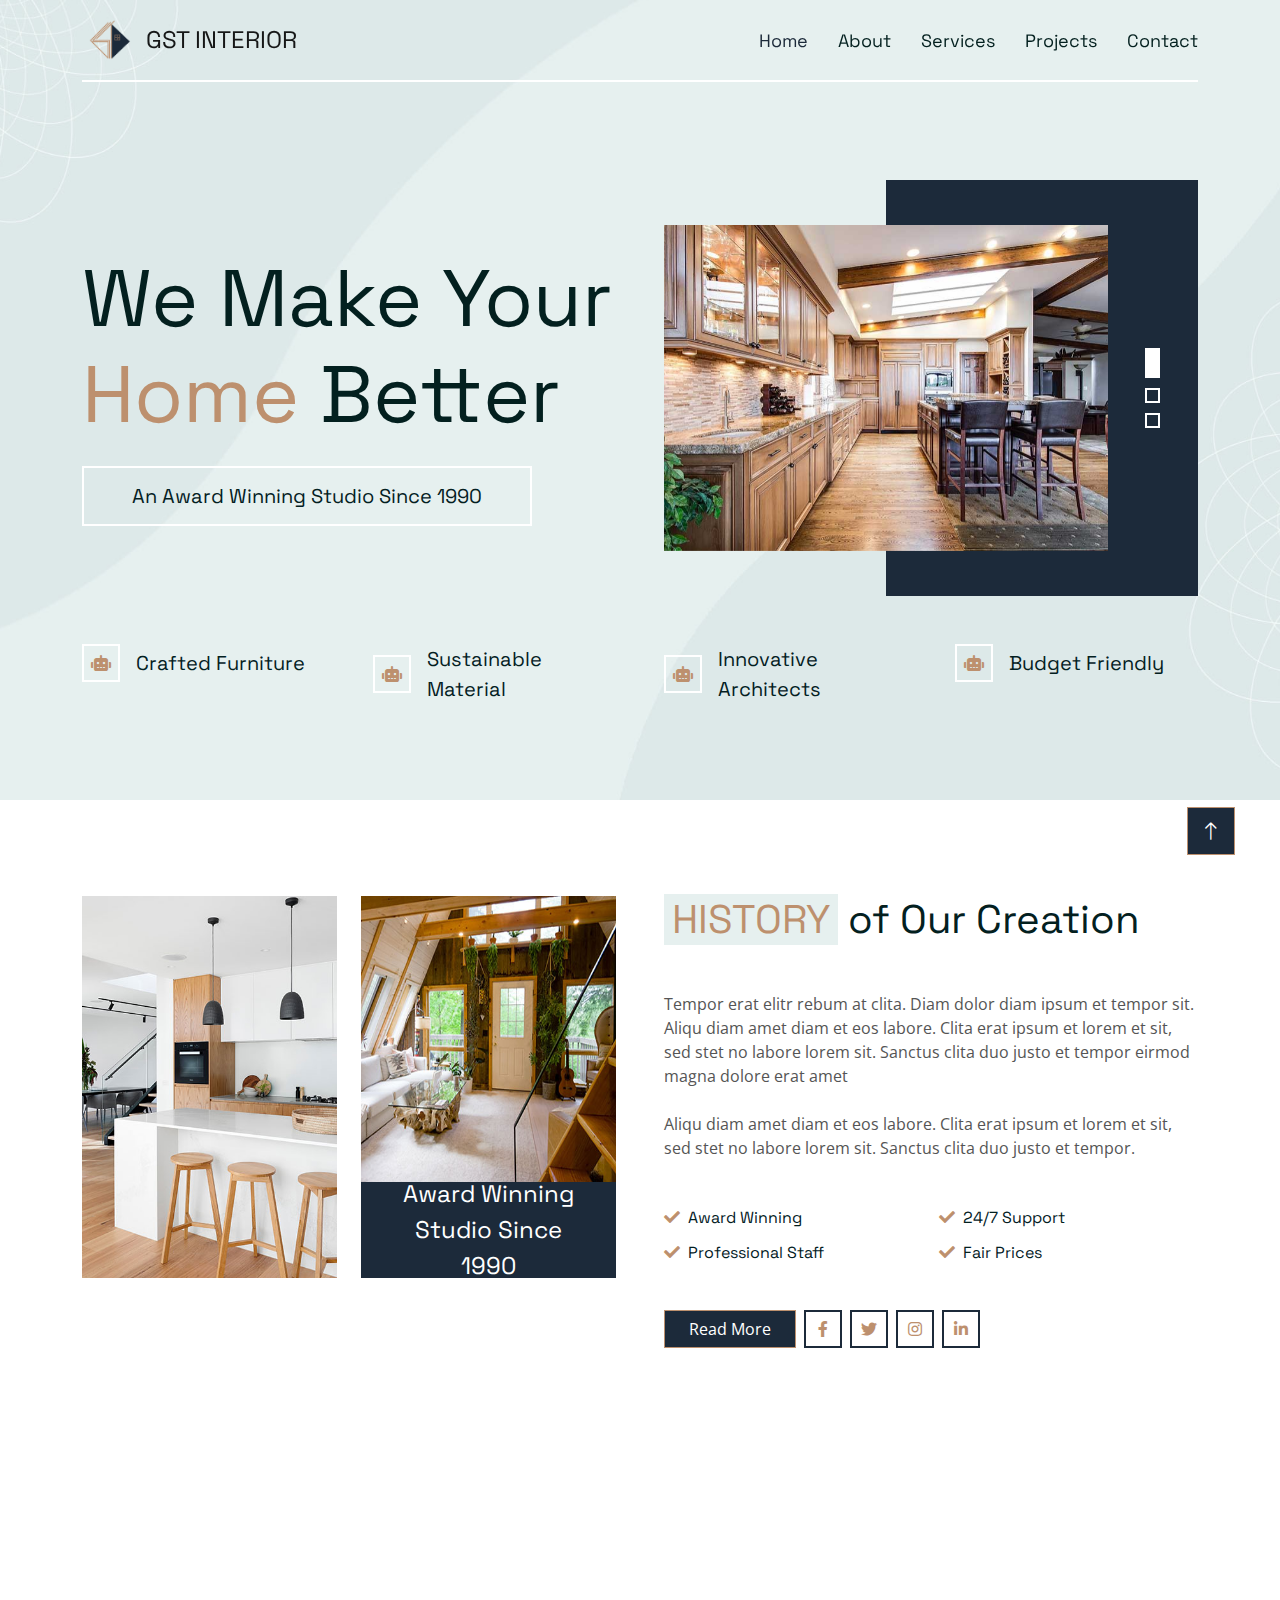
<file: temp-deployments/gst-by-hastec-test/index.html>
<!DOCTYPE html>
<html lang="en">

<head>
    <meta charset="utf-8">
    <title>iSTUDIO - Interior Design Website Template Free</title>
    <meta content="width=device-width, initial-scale=1.0" name="viewport">
    <meta content="" name="keywords">
    <meta content="" name="description">

    <!-- Favicon -->
    <link href="img/favicon.ico" rel="icon">

    <!-- Google Web Fonts -->
    <link rel="preconnect" href="https://fonts.googleapis.com">
    <link rel="preconnect" href="https://fonts.gstatic.com" crossorigin>
    <link href="https://fonts.googleapis.com/css2?family=Open+Sans&family=Space+Grotesk&display=swap" rel="stylesheet">

    <!-- Icon Font Stylesheet -->
    <link href="https://cdnjs.cloudflare.com/ajax/libs/font-awesome/5.10.0/css/all.min.css" rel="stylesheet">
    <link href="https://cdn.jsdelivr.net/npm/bootstrap-icons@1.4.1/font/bootstrap-icons.css" rel="stylesheet">

    <!-- Libraries Stylesheet -->
    <link href="lib/animate/animate.min.css" rel="stylesheet">
    <link href="lib/owlcarousel/assets/owl.carousel.min.css" rel="stylesheet">

    <!-- Customized Bootstrap Stylesheet -->
    <link href="css/bootstrap.min.css" rel="stylesheet">

    <!-- Template Stylesheet -->
    <link href="css/style.css" rel="stylesheet">

    <script src="components/navbar.js" type="text/javascript" defer></script>
    <script src="components/footer.js" type="text/javascript" defer></script>
</head>

<body>
    <!-- Spinner Start -->
    <div id="spinner"
        class="show bg-white position-fixed translate-middle w-100 vh-100 top-50 start-50 d-flex align-items-center justify-content-center">
        <div class="spinner-grow text-primary" style="width: 3rem; height: 3rem;" role="status">
            <span class="sr-only">Loading...</span>
        </div>
    </div>
    <!-- Spinner End -->


    <!-- Navbar Start -->
    <navbar-menu-component></navbar-menu-component>
    <!-- Navbar End -->


    <!-- Hero Start -->
    <div class="container-fluid pb-5 hero-header bg-light mb-5">
        <div class="container py-5">
            <div class="row g-5 align-items-center mb-5">
                <div class="col-lg-6">
                    <h1 class="display-1 mb-4 animated slideInRight">We Make Your <span class="text-primary">Home</span>
                        Better</h1>
                    <h5 class="d-inline-block border border-2 border-white py-3 px-5 mb-0 animated slideInRight">
                        An Award Winning Studio Since 1990</h5>
                </div>
                <div class="col-lg-6">
                    <div class="owl-carousel header-carousel animated fadeIn">
                        <img class="img-fluid" src="img/hero-slider-1.jpg" alt="">
                        <img class="img-fluid" src="img/hero-slider-2.jpg" alt="">
                        <img class="img-fluid" src="img/hero-slider-3.jpg" alt="">
                    </div>
                </div>
            </div>
            <div class="row g-5 animated fadeIn">
                <div class="col-md-6 col-lg-3">
                    <div class="d-flex align-items-center">
                        <div class="flex-shrink-0 btn-square border border-2 border-white me-3">
                            <i class="fa fa-robot text-primary"></i>
                        </div>
                        <h5 class="lh-base mb-0">Crafted Furniture</h5>
                    </div>
                </div>
                <div class="col-md-6 col-lg-3">
                    <div class="d-flex align-items-center">
                        <div class="flex-shrink-0 btn-square border border-2 border-white me-3">
                            <i class="fa fa-robot text-primary"></i>
                        </div>
                        <h5 class="lh-base mb-0">Sustainable Material</h5>
                    </div>
                </div>
                <div class="col-md-6 col-lg-3">
                    <div class="d-flex align-items-center">
                        <div class="flex-shrink-0 btn-square border border-2 border-white me-3">
                            <i class="fa fa-robot text-primary"></i>
                        </div>
                        <h5 class="lh-base mb-0">Innovative Architects</h5>
                    </div>
                </div>
                <div class="col-md-6 col-lg-3">
                    <div class="d-flex align-items-center">
                        <div class="flex-shrink-0 btn-square border border-2 border-white me-3">
                            <i class="fa fa-robot text-primary"></i>
                        </div>
                        <h5 class="lh-base mb-0">Budget Friendly</h5>
                    </div>
                </div>
            </div>
        </div>
    </div>
    <!-- Hero End -->


    <!-- About Start -->
    <div class="container-fluid py-5">
        <div class="container">
            <div class="row g-5">
                <div class="col-lg-6">
                    <div class="row">
                        <div class="col-6 wow fadeIn" data-wow-delay="0.1s">
                            <img class="img-fluid" src="img/about-1.jpg" alt="">
                        </div>
                        <div class="col-6 wow fadeIn" data-wow-delay="0.3s">
                            <img class="img-fluid h-75" src="img/about-2.jpg" alt="">
                            <div class="h-25 d-flex align-items-center text-center bg-primary px-4">
                                <h4 class="text-white lh-base mb-0">Award Winning Studio Since 1990</h4>
                            </div>
                        </div>
                    </div>
                </div>
                <div class="col-lg-6 wow fadeIn" data-wow-delay="0.5s">
                    <h1 class="mb-5"><span class="text-uppercase text-primary bg-light px-2">History</span> of Our
                        Creation</h1>
                    <p class="mb-4">Tempor erat elitr rebum at clita. Diam dolor diam ipsum et tempor sit. Aliqu diam
                        amet diam et eos labore. Clita erat ipsum et lorem et sit, sed stet no labore lorem sit. Sanctus
                        clita duo justo et tempor eirmod magna dolore erat amet</p>
                    <p class="mb-5">Aliqu diam amet diam et eos labore. Clita erat ipsum et lorem et sit, sed stet no
                        labore lorem sit. Sanctus clita duo justo et tempor.</p>
                    <div class="row g-3">
                        <div class="col-sm-6">
                            <h6 class="mb-3"><i class="fa fa-check text-primary me-2"></i>Award Winning</h6>
                            <h6 class="mb-0"><i class="fa fa-check text-primary me-2"></i>Professional Staff</h6>
                        </div>
                        <div class="col-sm-6">
                            <h6 class="mb-3"><i class="fa fa-check text-primary me-2"></i>24/7 Support</h6>
                            <h6 class="mb-0"><i class="fa fa-check text-primary me-2"></i>Fair Prices</h6>
                        </div>
                    </div>
                    <div class="d-flex align-items-center mt-5">
                        <a class="btn btn-primary px-4 me-2" href="#!">Read More</a>
                        <a class="btn btn-outline-primary btn-square border-2 me-2" href="#!"><i
                                class="fab fa-facebook-f"></i></a>
                        <a class="btn btn-outline-primary btn-square border-2 me-2" href="#!"><i
                                class="fab fa-twitter"></i></a>
                        <a class="btn btn-outline-primary btn-square border-2 me-2" href="#!"><i
                                class="fab fa-instagram"></i></a>
                        <a class="btn btn-outline-primary btn-square border-2" href="#!"><i
                                class="fab fa-linkedin-in"></i></a>
                    </div>
                </div>
            </div>
        </div>
    </div>
    <!-- About End -->


    <!-- Feature Start -->
    <div class="container-fluid py-5">
        <div class="container">
            <div class="text-center wow fadeIn" data-wow-delay="0.1s">
                <h1 class="mb-5">Why People <span class="text-uppercase text-primary bg-light px-2">Choose Us</span>
                </h1>
            </div>
            <div class="row g-5 align-items-center text-center">
                <div class="col-md-6 col-lg-4 wow fadeIn" data-wow-delay="0.1s">
                    <i class="fa fa-calendar-alt fa-5x i-primary mb-4"></i>
                    <h4>25+ Years Experience</h4>
                    <p class="mb-0">Clita erat ipsum et lorem et sit, sed stet no labore lorem sit. Sanctus clita duo
                        justo et tempor eirmod magna dolore erat amet</p>
                </div>
                <div class="col-md-6 col-lg-4 wow fadeIn" data-wow-delay="0.3s">
                    <i class="fa fa-tasks fa-5x i-primary mb-4"></i>
                    <h4>Best Interior Design</h4>
                    <p class="mb-0">Clita erat ipsum et lorem et sit, sed stet no labore lorem sit. Sanctus clita duo
                        justo et tempor eirmod magna dolore erat amet</p>
                </div>
                <div class="col-md-6 col-lg-4 wow fadeIn" data-wow-delay="0.5s">
                    <i class="fa fa-pencil-ruler fa-5x i-primary mb-4"></i>
                    <h4>Innovative Architects</h4>
                    <p class="mb-0">Clita erat ipsum et lorem et sit, sed stet no labore lorem sit. Sanctus clita duo
                        justo et tempor eirmod magna dolore erat amet</p>
                </div>
                <div class="col-md-6 col-lg-4 wow fadeIn" data-wow-delay="0.1s">
                    <i class="fa fa-user fa-5x i-primary mb-4"></i>
                    <h4>Customer Satisfaction</h4>
                    <p class="mb-0">Clita erat ipsum et lorem et sit, sed stet no labore lorem sit. Sanctus clita duo
                        justo et tempor eirmod magna dolore erat amet</p>
                </div>
                <div class="col-md-6 col-lg-4 wow fadeIn" data-wow-delay="0.3s">
                    <i class="fa fa-hand-holding-usd fa-5x i-primary mb-4"></i>
                    <h4>Budget Friendly</h4>
                    <p class="mb-0">Clita erat ipsum et lorem et sit, sed stet no labore lorem sit. Sanctus clita duo
                        justo et tempor eirmod magna dolore erat amet</p>
                </div>
                <div class="col-md-6 col-lg-4 wow fadeIn" data-wow-delay="0.5s">
                    <i class="fa fa-check fa-5x i-primary mb-4"></i>
                    <h4>Sustainable Material</h4>
                    <p class="mb-0">Clita erat ipsum et lorem et sit, sed stet no labore lorem sit. Sanctus clita duo
                        justo et tempor eirmod magna dolore erat amet</p>
                </div>
            </div>
        </div>
    </div>
    <!-- Feature End -->


    <!-- Project Start -->
    <div class="container-fluid mt-5">
        <div class="container mt-5">
            <div class="row g-0">
                <div class="col-lg-5 wow fadeIn" data-wow-delay="0.1s">
                    <div class="d-flex flex-column justify-content-center bg-primary h-100 p-5">
                        <h1 class="text-white mb-5">Our Latest <span
                                class="text-uppercase text-primary bg-light px-2">Projects</span></h1>
                        <h4 class="text-white mb-0"><span class="display-1">6</span> of our latest projects</h4>
                    </div>
                </div>
                <div class="col-lg-7">
                    <div class="row g-0">
                        <div class="col-md-6 col-lg-4 wow fadeIn" data-wow-delay="0.2s">
                            <div class="project-item position-relative overflow-hidden">
                                <img class="img-fluid w-100" src="img/project-1.jpg" alt="">
                                <a class="project-overlay text-decoration-none" href="#!">
                                    <h4 class="text-white">Kitchen</h4>
                                    <small class="text-white">72 Projects</small>
                                </a>
                            </div>
                        </div>
                        <div class="col-md-6 col-lg-4 wow fadeIn" data-wow-delay="0.3s">
                            <div class="project-item position-relative overflow-hidden">
                                <img class="img-fluid w-100" src="img/project-2.jpg" alt="">
                                <a class="project-overlay text-decoration-none" href="#!">
                                    <h4 class="text-white">Bathroom</h4>
                                    <small class="text-white">67 Projects</small>
                                </a>
                            </div>
                        </div>
                        <div class="col-md-6 col-lg-4 wow fadeIn" data-wow-delay="0.4s">
                            <div class="project-item position-relative overflow-hidden">
                                <img class="img-fluid w-100" src="img/project-3.jpg" alt="">
                                <a class="project-overlay text-decoration-none" href="#!">
                                    <h4 class="text-white">Bedroom</h4>
                                    <small class="text-white">53 Projects</small>
                                </a>
                            </div>
                        </div>
                        <div class="col-md-6 col-lg-4 wow fadeIn" data-wow-delay="0.5s">
                            <div class="project-item position-relative overflow-hidden">
                                <img class="img-fluid w-100" src="img/project-4.jpg" alt="">
                                <a class="project-overlay text-decoration-none" href="#!">
                                    <h4 class="text-white">Living Room</h4>
                                    <small class="text-white">33 Projects</small>
                                </a>
                            </div>
                        </div>
                        <div class="col-md-6 col-lg-4 wow fadeIn" data-wow-delay="0.6s">
                            <div class="project-item position-relative overflow-hidden">
                                <img class="img-fluid w-100" src="img/project-5.jpg" alt="">
                                <a class="project-overlay text-decoration-none" href="#!">
                                    <h4 class="text-white">Furniture</h4>
                                    <small class="text-white">87 Projects</small>
                                </a>
                            </div>
                        </div>
                        <div class="col-md-6 col-lg-4 wow fadeIn" data-wow-delay="0.7s">
                            <div class="project-item position-relative overflow-hidden">
                                <img class="img-fluid w-100" src="img/project-6.jpg" alt="">
                                <a class="project-overlay text-decoration-none" href="#!">
                                    <h4 class="text-white">Rennovation</h4>
                                    <small class="text-white">69 Projects</small>
                                </a>
                            </div>
                        </div>
                    </div>
                </div>
            </div>
        </div>
    </div>
    <!-- Project End -->


    <!-- Service Start -->
    <div class="container-fluid py-5">
        <div class="container py-5">
            <div class="row g-5 align-items-center">
                <div class="col-lg-5 wow fadeIn" data-wow-delay="0.1s">
                    <h1 class="mb-5">Our Creative <span
                            class="text-uppercase text-primary bg-light px-2">Services</span></h1>
                    <p>Aliqu diam
                        amet diam et eos labore. Clita erat ipsum et lorem et sit, sed stet no labore lorem sit. Sanctus
                        clita duo justo et tempor eirmod magna dolore erat amet</p>
                    <p class="mb-5">Tempor erat elitr rebum at clita. Diam dolor diam ipsum et tempor sit. Aliqu diam
                        amet diam et eos labore. Clita erat ipsum et lorem et sit, sed stet no labore lorem sit. Sanctus
                        clita duo justo et tempor eirmod magna dolore erat amet</p>
                    <div class="d-flex align-items-center bg-light">
                        <div class="btn-square flex-shrink-0 bg-primary" style="width: 100px; height: 100px;">
                            <i class="fa fa-phone fa-2x text-white"></i>
                        </div>
                        <div class="px-3">
                            <h3>+0123456789</h3>
                            <span>Call us direct 24/7 for get a free consultation</span>
                        </div>
                    </div>
                </div>
                <div class="col-lg-7">
                    <div class="row g-0">
                        <div class="col-md-6 wow fadeIn" data-wow-delay="0.2s">
                            <div class="service-item h-100 d-flex flex-column justify-content-center bg-primary">
                                <a href="#!" class="service-img position-relative mb-4">
                                    <img class="img-fluid w-100" src="img/service-1.jpg" alt="">
                                    <h3>Interior Design</h3>
                                </a>
                                <p class="mb-0">Erat ipsum justo amet duo et elitr dolor, est duo duo eos lorem sed diam
                                    stet diam sed stet lorem.</p>
                            </div>
                        </div>
                        <div class="col-md-6 wow fadeIn" data-wow-delay="0.4s">
                            <div class="service-item h-100 d-flex flex-column justify-content-center bg-light">
                                <a href="#!" class="service-img position-relative mb-4">
                                    <img class="img-fluid w-100" src="img/service-2.jpg" alt="">
                                    <h3>Implement</h3>
                                </a>
                                <p class="mb-0">Erat ipsum justo amet duo et elitr dolor, est duo duo eos lorem sed diam
                                    stet diam sed stet lorem.</p>
                            </div>
                        </div>
                        <div class="col-md-6 wow fadeIn" data-wow-delay="0.6s">
                            <div class="service-item h-100 d-flex flex-column justify-content-center bg-light">
                                <a href="#!" class="service-img position-relative mb-4">
                                    <img class="img-fluid w-100" src="img/service-3.jpg" alt="">
                                    <h3>Renovation</h3>
                                </a>
                                <p class="mb-0">Erat ipsum justo amet duo et elitr dolor, est duo duo eos lorem sed diam
                                    stet diam sed stet lorem.</p>
                            </div>
                        </div>
                        <div class="col-md-6 wow fadeIn" data-wow-delay="0.8s">
                            <div class="service-item h-100 d-flex flex-column justify-content-center bg-primary">
                                <a href="#!" class="service-img position-relative mb-4">
                                    <img class="img-fluid w-100" src="img/service-4.jpg" alt="">
                                    <h3>Commercial</h3>
                                </a>
                                <p class="mb-0">Erat ipsum justo amet duo et elitr dolor, est duo duo eos lorem sed diam
                                    stet diam sed stet lorem.</p>
                            </div>
                        </div>
                    </div>
                </div>
            </div>
        </div>
    </div>
    <!-- Service End -->


    <!-- Team Start -->
    <!--
    <div class="container-fluid bg-light py-5">
        <div class="container py-5">
            <h1 class="mb-5">Our Professional <span class="text-uppercase text-primary bg-light px-2">Designers</span>
            </h1>
            <div class="row g-4">
                <div class="col-md-6 col-lg-3 wow fadeIn" data-wow-delay="0.1s">
                    <div class="team-item position-relative overflow-hidden">
                        <img class="img-fluid w-100" src="img/team-1.jpg" alt="">
                        <div class="team-overlay">
                            <small class="mb-2">Architect</small>
                            <h4 class="lh-base text-light">Boris Johnson</h4>
                            <div class="d-flex justify-content-center">
                                <a class="btn btn-outline-primary btn-sm-square border-2 me-2" href="#!">
                                    <i class="fab fa-facebook-f"></i>
                                </a>
                                <a class="btn btn-outline-primary btn-sm-square border-2 me-2" href="#!">
                                    <i class="fab fa-twitter"></i>
                                </a>
                                <a class="btn btn-outline-primary btn-sm-square border-2 me-2" href="#!">
                                    <i class="fab fa-instagram"></i>
                                </a>
                                <a class="btn btn-outline-primary btn-sm-square border-2 me-2" href="#!">
                                    <i class="fab fa-linkedin-in"></i>
                                </a>
                            </div>
                        </div>
                    </div>
                </div>
                <div class="col-md-6 col-lg-3 wow fadeIn" data-wow-delay="0.3s">
                    <div class="team-item position-relative overflow-hidden">
                        <img class="img-fluid w-100" src="img/team-2.jpg" alt="">
                        <div class="team-overlay">
                            <small class="mb-2">Architect</small>
                            <h4 class="lh-base text-light">Donald Pakura</h4>
                            <div class="d-flex justify-content-center">
                                <a class="btn btn-outline-primary btn-sm-square border-2 me-2" href="#!">
                                    <i class="fab fa-facebook-f"></i>
                                </a>
                                <a class="btn btn-outline-primary btn-sm-square border-2 me-2" href="#!">
                                    <i class="fab fa-twitter"></i>
                                </a>
                                <a class="btn btn-outline-primary btn-sm-square border-2 me-2" href="#!">
                                    <i class="fab fa-instagram"></i>
                                </a>
                                <a class="btn btn-outline-primary btn-sm-square border-2 me-2" href="#!">
                                    <i class="fab fa-linkedin-in"></i>
                                </a>
                            </div>
                        </div>
                    </div>
                </div>
                <div class="col-md-6 col-lg-3 wow fadeIn" data-wow-delay="0.5s">
                    <div class="team-item position-relative overflow-hidden">
                        <img class="img-fluid w-100" src="img/team-3.jpg" alt="">
                        <div class="team-overlay">
                            <small class="mb-2">Architect</small>
                            <h4 class="lh-base text-light">Bradley Gordon</h4>
                            <div class="d-flex justify-content-center">
                                <a class="btn btn-outline-primary btn-sm-square border-2 me-2" href="#!">
                                    <i class="fab fa-facebook-f"></i>
                                </a>
                                <a class="btn btn-outline-primary btn-sm-square border-2 me-2" href="#!">
                                    <i class="fab fa-twitter"></i>
                                </a>
                                <a class="btn btn-outline-primary btn-sm-square border-2 me-2" href="#!">
                                    <i class="fab fa-instagram"></i>
                                </a>
                                <a class="btn btn-outline-primary btn-sm-square border-2 me-2" href="#!">
                                    <i class="fab fa-linkedin-in"></i>
                                </a>
                            </div>
                        </div>
                    </div>
                </div>
                <div class="col-md-6 col-lg-3 wow fadeIn" data-wow-delay="0.7s">
                    <div class="team-item position-relative overflow-hidden">
                        <img class="img-fluid w-100" src="img/team-4.jpg" alt="">
                        <div class="team-overlay">
                            <small class="mb-2">Architect</small>
                            <h4 class="lh-base text-light">Alexander Bell</h4>
                            <div class="d-flex justify-content-center">
                                <a class="btn btn-outline-primary btn-sm-square border-2 me-2" href="#!">
                                    <i class="fab fa-facebook-f"></i>
                                </a>
                                <a class="btn btn-outline-primary btn-sm-square border-2 me-2" href="#!">
                                    <i class="fab fa-twitter"></i>
                                </a>
                                <a class="btn btn-outline-primary btn-sm-square border-2 me-2" href="#!">
                                    <i class="fab fa-instagram"></i>
                                </a>
                                <a class="btn btn-outline-primary btn-sm-square border-2 me-2" href="#!">
                                    <i class="fab fa-linkedin-in"></i>
                                </a>
                            </div>
                        </div>
                    </div>
                </div>
            </div>
        </div>
    </div>
    -->
    <!-- Team End -->


    <!-- Testimonial Start -->
    <!--
    <div class="container-xxl py-5">
        <div class="container py-5">
            <div class="row justify-content-center">
                <div class="col-md-12 col-lg-9">
                    <div class="owl-carousel testimonial-carousel wow fadeIn" data-wow-delay="0.2s">
                        <div class="testimonial-item">
                            <div class="row g-5 align-items-center">
                                <div class="col-md-6">
                                    <div class="testimonial-img">
                                        <img class="img-fluid" src="img/testimonial-1.jpg" alt="">
                                    </div>
                                </div>
                                <div class="col-md-6">
                                    <div class="testimonial-text pb-5 pb-md-0">
                                        <h3>Sustainable Material</h3>
                                        <p>Aliqu diam amet diam et eos labore. Clita erat ipsum et lorem et sit, sed
                                            stet no labore lorem sit. Sanctus clita duo justo et tempor eirmod magna
                                            dolore erat
                                            amet</p>
                                        <h5 class="mb-0">Boris Johnson</h5>
                                    </div>
                                </div>
                            </div>
                        </div>
                        <div class="testimonial-item">
                            <div class="row g-5 align-items-center">
                                <div class="col-md-6">
                                    <div class="testimonial-img">
                                        <img class="img-fluid" src="img/testimonial-2.jpg" alt="">
                                    </div>
                                </div>
                                <div class="col-md-6">
                                    <div class="testimonial-text pb-5 pb-md-0">
                                        <h3>Customer Satisfaction</h3>
                                        <p>Clita erat ipsum et lorem et sit, sed
                                            stet no labore lorem sit. Sanctus clita duo justo et tempor eirmod magna
                                            dolore erat
                                            amet</p>
                                        <h5 class="mb-0">Alexander Bell</h5>
                                    </div>
                                </div>
                            </div>
                        </div>
                        <div class="testimonial-item">
                            <div class="row g-5 align-items-center">
                                <div class="col-md-6">
                                    <div class="testimonial-img">
                                        <img class="img-fluid" src="img/testimonial-3.jpg" alt="">
                                    </div>
                                </div>
                                <div class="col-md-6">
                                    <div class="testimonial-text pb-5 pb-md-0">
                                        <h3>Budget Friendly</h3>
                                        <p>Diam amet diam et eos labore. Clita erat ipsum et lorem et sit, sed
                                            stet no labore lorem sit. Sanctus clita duo justo et tempor eirmod magna
                                            dolore erat
                                            amet</p>
                                        <h5 class="mb-0">Bradley Gordon</h5>
                                    </div>
                                </div>
                            </div>
                        </div>
                    </div>
                </div>
            </div>
        </div>
    </div>
    -->
    <!-- Testimonial End -->


    <!-- Newsletter Start -->
    <!--
    <div class="container-fluid bg-primary newsletter p-0">
        <div class="container p-0">
            <div class="row g-0 align-items-center">
                <div class="col-md-5 ps-lg-0 text-start wow fadeIn" data-wow-delay="0.2s">
                    <img class="img-fluid w-100" src="img/newsletter.jpg" alt="">
                </div>
                <div class="col-md-7 py-5 newsletter-text wow fadeIn" data-wow-delay="0.5s">
                    <div class="p-5">
                        <h1 class="mb-5">Subscribe the <span
                                class="text-uppercase text-primary bg-white px-2">Newsletter</span></h1>
                        <div class="position-relative w-100 mb-2">
                            <input class="form-control border-0 w-100 ps-4 pe-5" type="text"
                                placeholder="Enter Your Email" style="height: 60px;">
                            <button type="button" class="btn shadow-none position-absolute top-0 end-0 mt-2 me-2"><i
                                    class="fa fa-paper-plane text-primary fs-4"></i></button>
                        </div>
                        <p class="mb-0">Diam sed sed dolor stet amet eirmod</p>
                    </div>
                </div>
            </div>
        </div>
    </div>
    -->
    <!-- Newsletter End -->


    <!-- Footer Start -->
    <footer-component></footer-component>
    <!-- Footer End -->


    <!-- Back to Top -->
    <a href="#!" class="btn btn-lg btn-primary btn-lg-square back-to-top"><i class="bi bi-arrow-up"></i></a>


    <!-- JavaScript Libraries -->
    <script src="https://ajax.googleapis.com/ajax/libs/jquery/3.6.1/jquery.min.js"></script>
    <script src="https://cdn.jsdelivr.net/npm/bootstrap@5.0.0/dist/js/bootstrap.bundle.min.js"></script>
    <script src="lib/wow/wow.min.js"></script>
    <script src="lib/easing/easing.min.js"></script>
    <script src="lib/waypoints/waypoints.min.js"></script>
    <script src="lib/owlcarousel/owl.carousel.min.js"></script>

    <!-- Template Javascript -->
    <script src="js/main.js"></script>
</body>

</html>
</file>
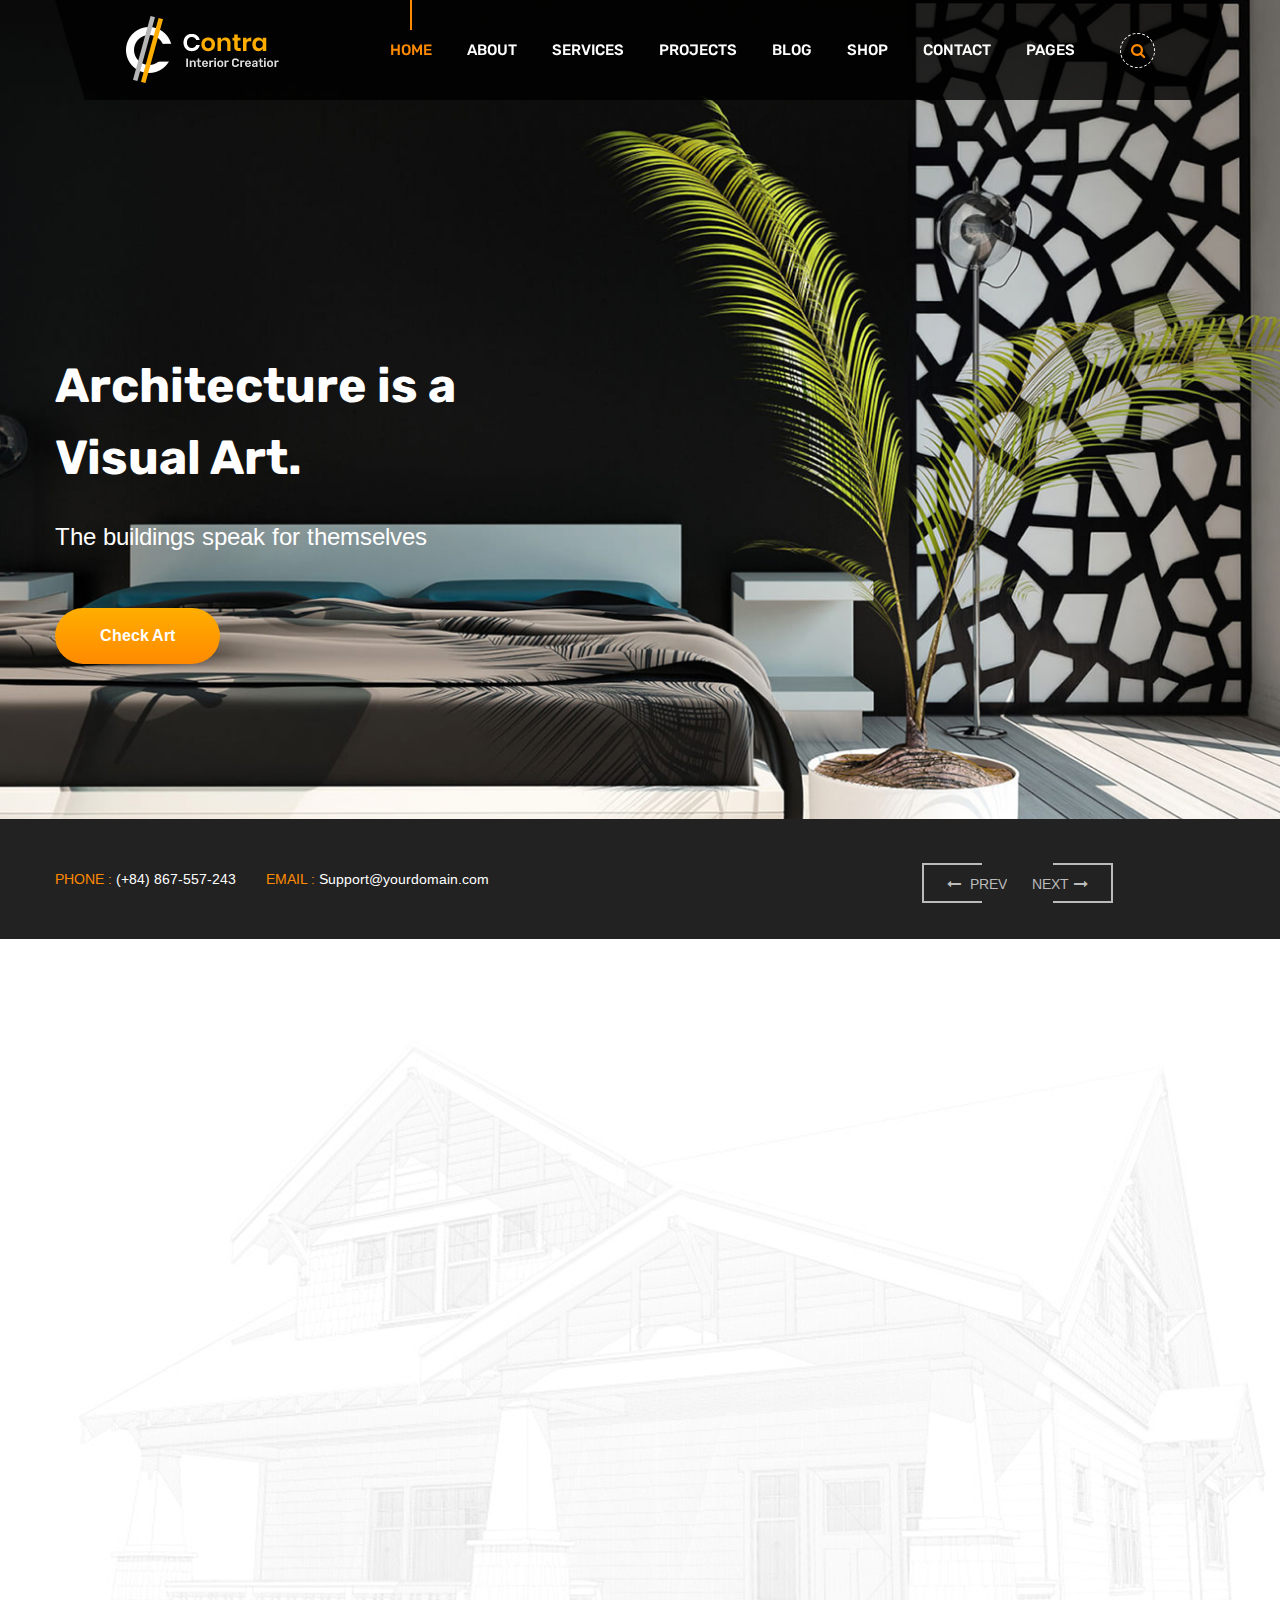
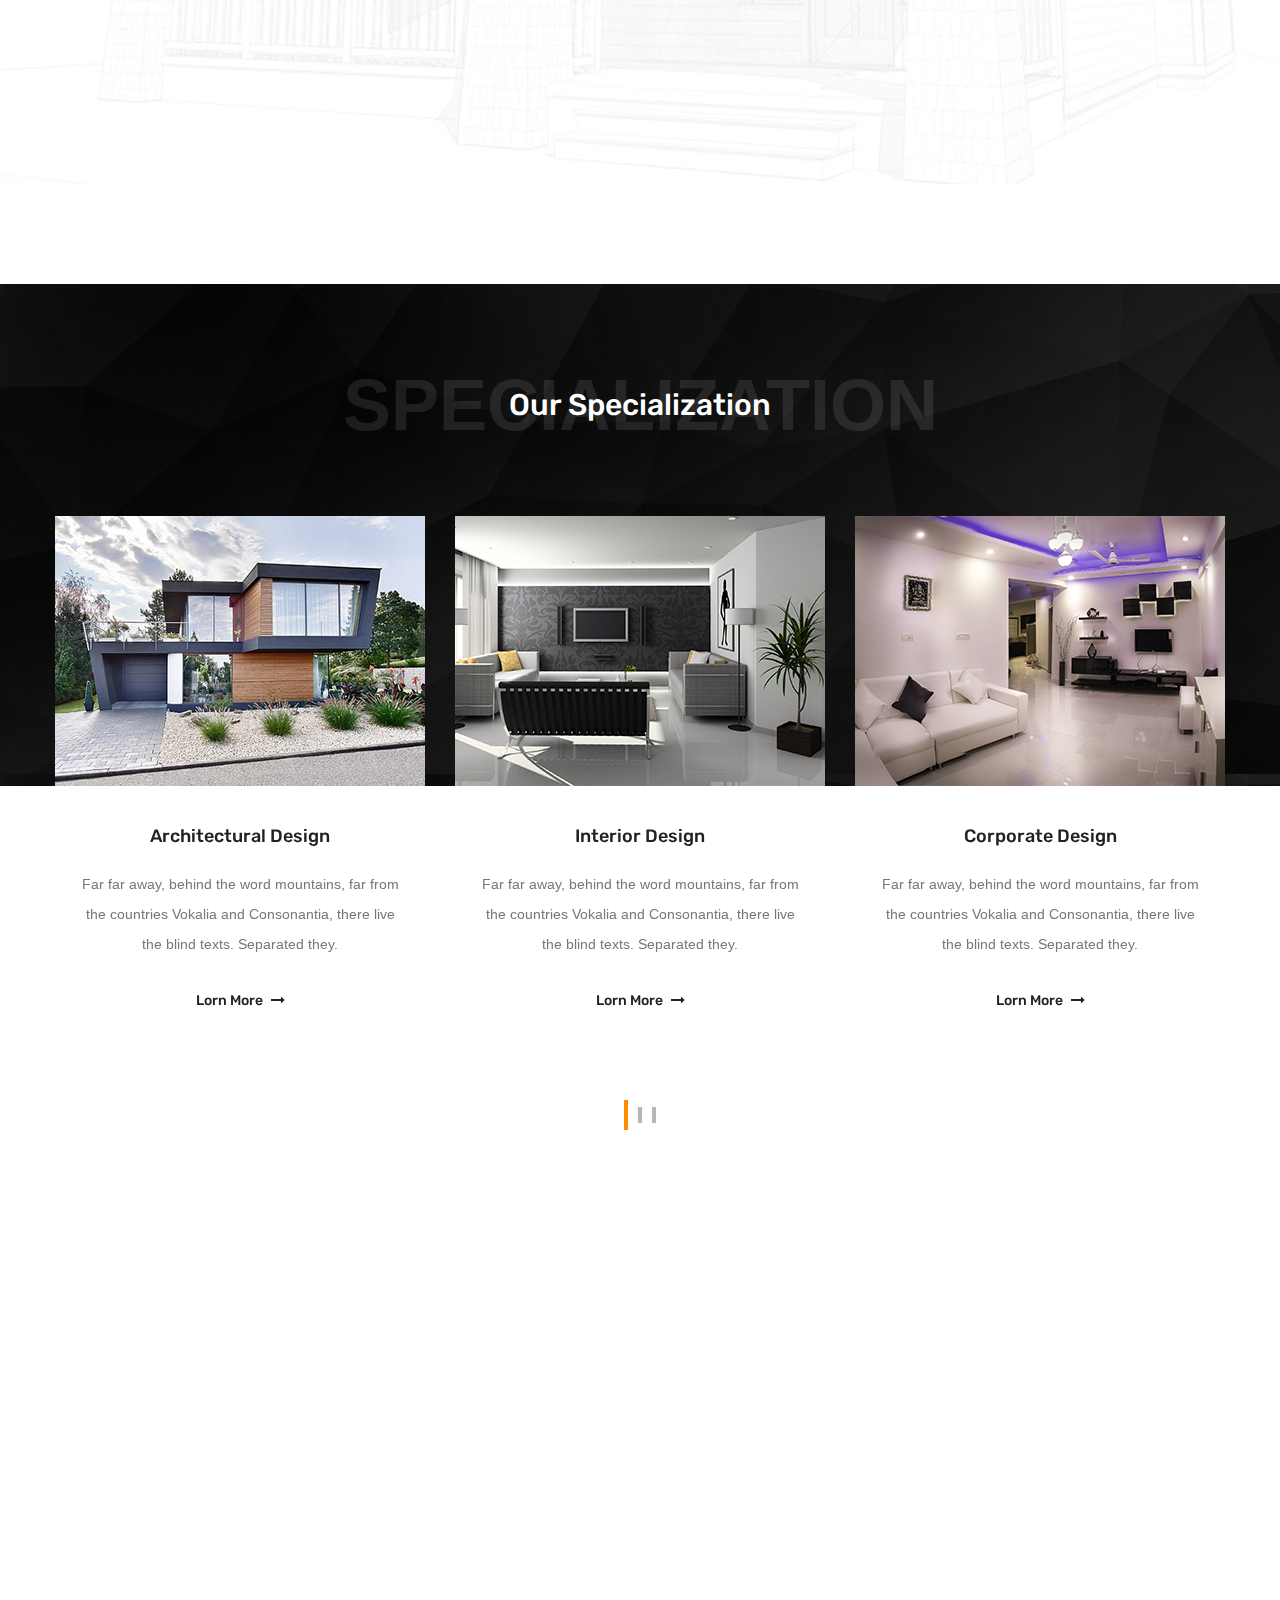
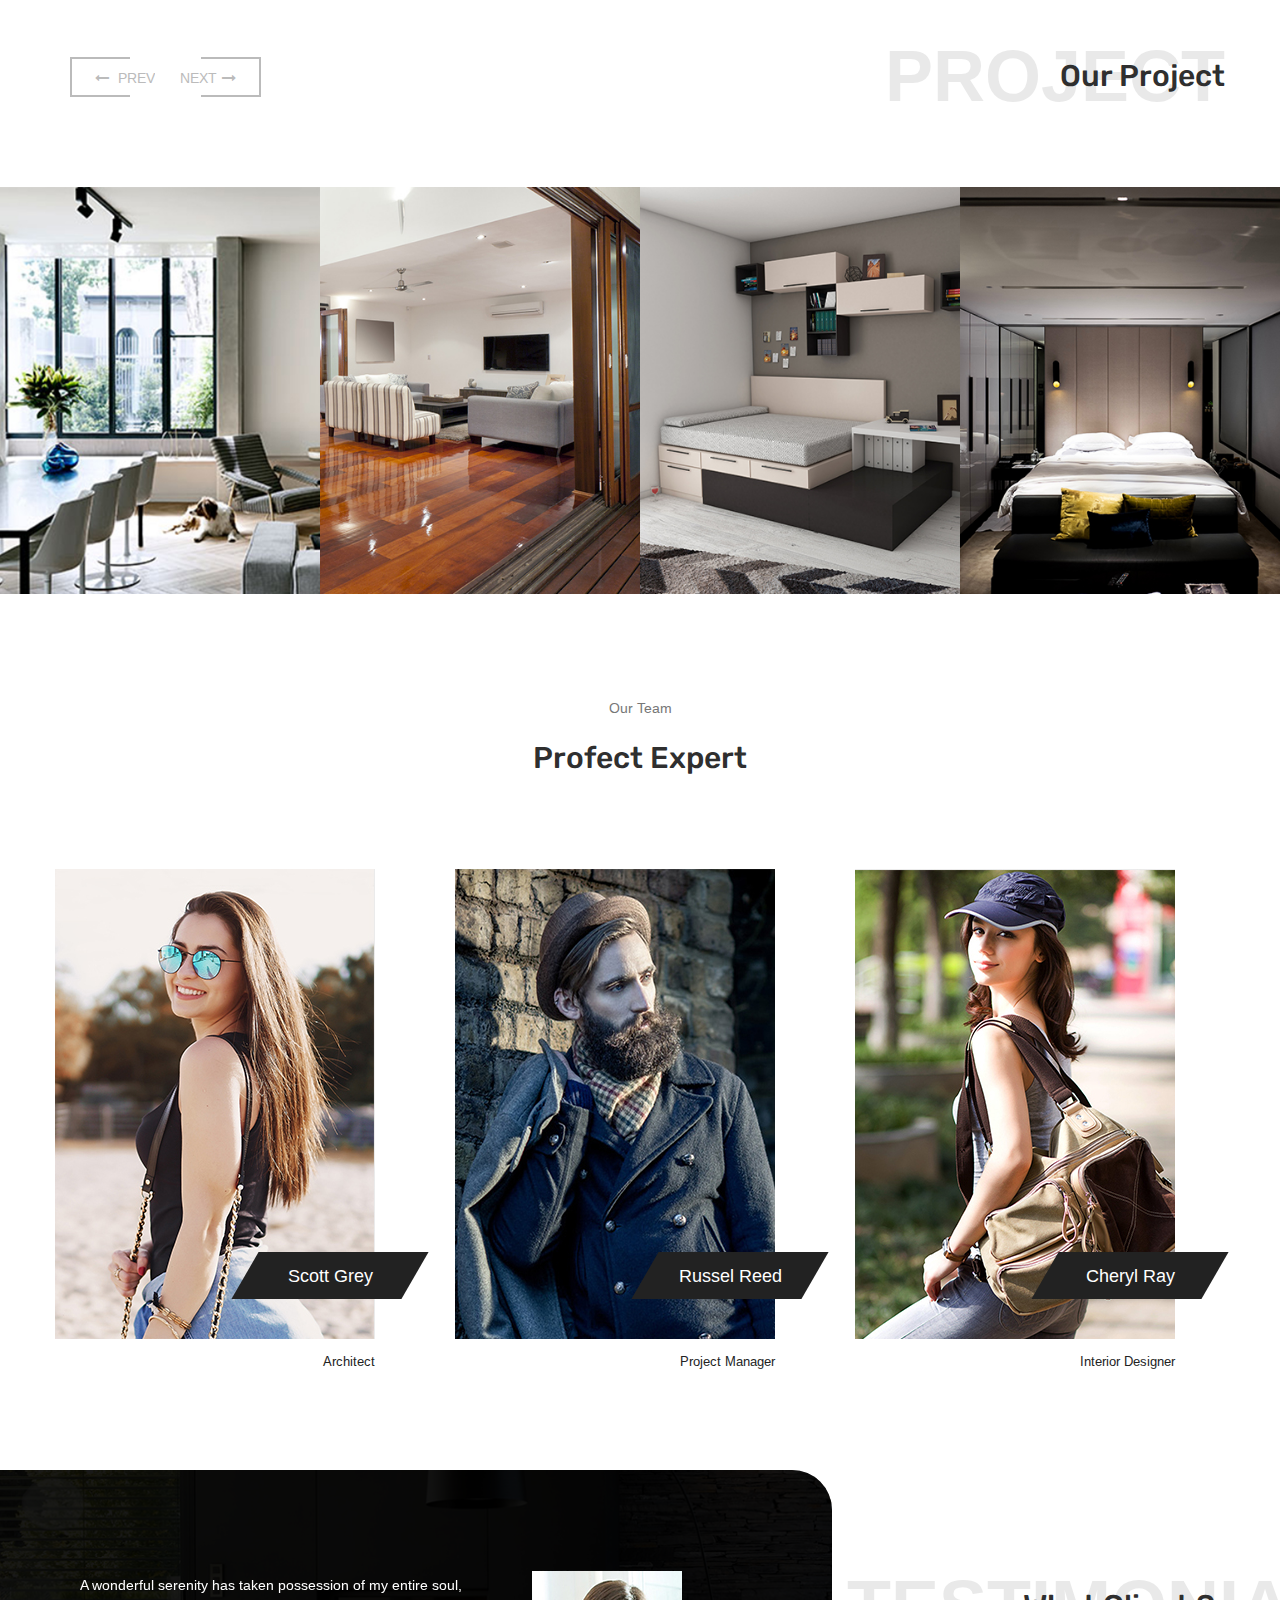
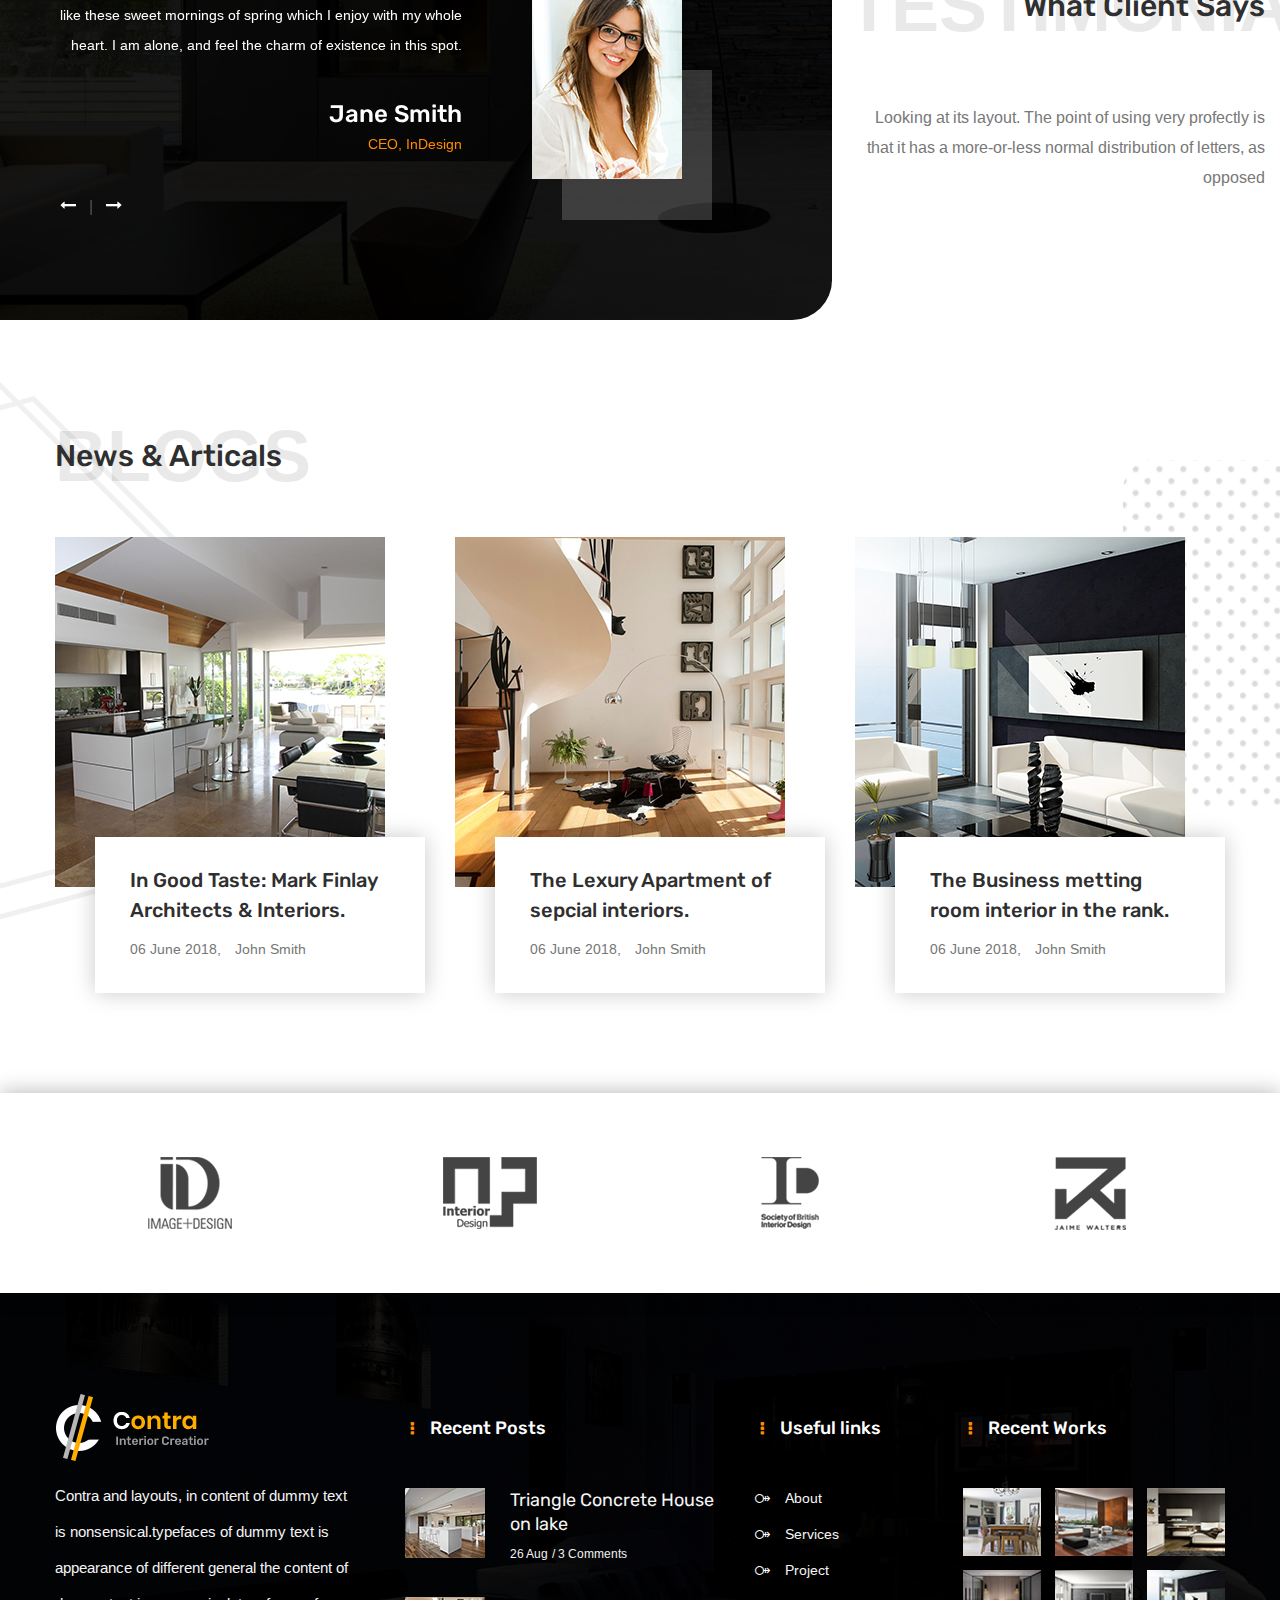
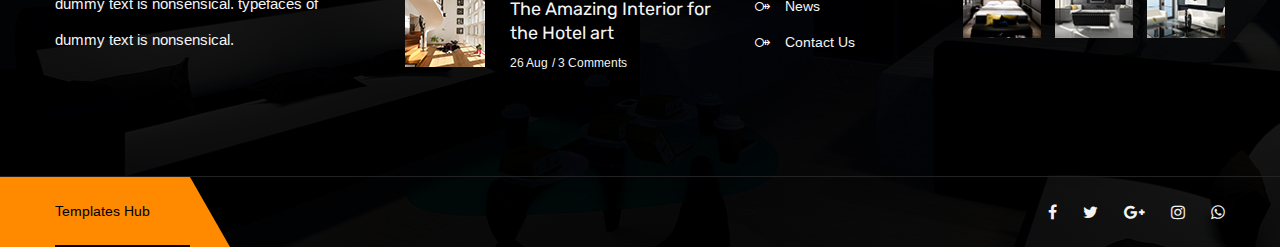
<file: web-templates/int-design-te-2/index.html>
<!DOCTYPE html>
<html lang="en">


<head>
<meta charset="utf-8">
<title>Contra - Interior Creator HTML Template | Home Page 01</title>
<!-- Stylesheets -->
<link href="css/bootstrap.css" rel="stylesheet">
<link href="css/style.css" rel="stylesheet">
<link href="css/responsive.css" rel="stylesheet">   
<!--Color Switcher Mockup-->
<link href="css/color-switcher-design.css" rel="stylesheet">
<!--Color Themes-->
<link id="theme-color-file" href="css/color-themes/default-theme.css" rel="stylesheet">

<link rel="shortcut icon" href="images/favicon.png" type="image/x-icon">
<link rel="icon" href="images/favicon.png" type="image/x-icon">
<!-- Responsive -->
<meta http-equiv="X-UA-Compatible" content="IE=edge">
<meta name="viewport" content="width=device-width, initial-scale=1.0, maximum-scale=1.0, user-scalable=0">
<!--[if lt IE 9]><script src="https://cdnjs.cloudflare.com/ajax/libs/html5shiv/3.7.3/html5shiv.js"></script><![endif]-->
<!--[if lt IE 9]><script src="js/respond.js"></script><![endif]-->
</head>

<body>

<div class="page-wrapper">
    <!-- Preloader -->
    <div class="preloader"></div>
    
    <!-- Main Header-->
    <header class="main-header header-style-one">
        <div class="auto-container">
            <div class="header-lower">
                <div class="main-box clearfix">
                    <div class="logo-box">
                        <div class="logo"><a href="index-2.html"><img src="images/logo-2.png" alt="" title=""></a></div>
                    </div>

                    <div class="nav-outer clearfix">
                        <!-- Main Menu -->
                        <nav class="main-menu navbar-expand-md ">
                            <div class="navbar-header">
                                <!-- Toggle Button -->      
                                <button class="navbar-toggler" type="button" data-toggle="collapse" data-target="#navbarSupportedContent" aria-controls="navbarSupportedContent" aria-expanded="false" aria-label="Toggle navigation">
                                    <span class="icon flaticon-menu-button"></span>
                                </button>
                            </div>
                            
                            <div class="collapse navbar-collapse clearfix" id="navbarSupportedContent">
                                <ul class="navigation clearfix">
                                    <li class="current dropdown"><a href="#">Home</a>
                                        <ul>
                                            <li class="dropdown"><a href="#">Header Styles</a>
                                                <ul>
                                                    <li><a href="index-2.html">Header Style One</a></li>
                                                    <li><a href="index-3.html">Header Style Two</a></li>
                                                    <li><a href="index-4.html">Header Style Three</a></li>
                                                    <li><a href="index-5.html">Header Style Four</a></li>
                                                    <li><a href="index-6.html">Header Style Five</a></li>
                                                    <li><a href="index-7.html">Header Style Six</a></li>
                                                    <li><a href="about.html">Header Style Seven</a></li>
                                                </ul>
                                            </li>
                                            <li><a href="index-2.html">Home page 01</a></li>
                                            <li><a href="index-3.html">Home page 02</a></li>
                                            <li><a href="index-4.html">Home page 03</a></li>
                                            <li><a href="index-5.html">Home page 04</a></li>
                                            <li><a href="index-6.html">Home page 05</a></li>
                                            <li><a href="index-7.html">Home page 06</a></li>
                                        </ul>
                                    </li>
                                    <li class="dropdown"><a href="#">About</a>
                                        <ul>
                                            <li><a href="about.html">About Us</a></li>
                                            <li><a href="faq.html">FAQ's</a></li>
                                            <li><a href="team.html">Our Team</a></li>
                                            <li><a href="coming-soon.html">Coming Soon</a></li>
                                        </ul>
                                    </li>
                                    <li class="dropdown"><a href="#">Services</a>
                                        <ul>
                                            <li><a href="services.html">All Services</a></li>
                                            <li><a href="service-detail.html">Commercial Design</a></li>
                                            <li><a href="service-detail.html">Landescape Design</a></li>
                                            <li><a href="service-detail.html">Interior Design</a></li>
                                            <li><a href="service-detail.html">Complete Interior</a></li>
                                            <li><a href="service-detail.html">House Interior</a></li>
                                            <li><a href="service-detail.html">Service Detail</a></li>
                                        </ul>
                                    </li>
                                    <li class="dropdown"><a href="#">Projects</a>
                                        <ul>
                                            <li><a href="projects.html">Projects</a></li>
                                            <li><a href="project-detail.html">Project Detail</a></li>
                                        </ul>
                                    </li>
                                    <li class="dropdown"><a href="#">Blog</a>
                                        <ul>
                                            <li><a href="blog.html">Blog</a></li>
                                            <li><a href="blog-classic.html">Blog Classic</a></li>
                                            <li><a href="blog-detail.html">Blog Detail 01</a></li>
                                            <li><a href="blog-detail-2.html">Blog Detail 02</a></li>
                                            <li><a href="error-page.html">Error Page</a></li>
                                        </ul>
                                    </li>
                                    <li class="dropdown"><a href="#">Shop</a>
                                        <ul>
                                            <li><a href="shop.html">Shop</a></li>
                                            <li><a href="shop-single.html">Product Details</a></li>
                                            <li><a href="shoping-cart.html">Cart Page</a></li>
                                            <li><a href="checkout.html">Checkout Page</a></li>
                                            <li><a href="login.html">Registration Page</a></li>
                                        </ul>
                                    </li>
                                    <li><a href="contact.html">Contact</a></li>
                                    <li class="dropdown has-mega-menu"><a href="#">Pages</a>
                                        <div class="mega-menu">
                                            <div class="mega-menu-bar row clearfix">
                                                <div class="column col-lg-3 col-md-3 col-sm-12">
                                                    <h3>About</h3>
                                                    <ul>
                                                        <li><a href="about.html">About Us</a></li>
                                                        <li><a href="faq.html">FAQ's</a></li>
                                                        <li><a href="team.html">Our Team</a></li>
                                                        <li><a href="coming-soon.html">Coming Soon</a></li>
                                                        <li><a href="login.html">Login</a></li>
                                                    </ul>
                                                </div>
                                                <div class="column col-lg-3 col-md-3 col-sm-12">
                                                    <h3>Services</h3>
                                                    <ul>
                                                        <li><a href="services.html">All Services</a></li>
                                                        <li><a href="service-detail.html">Commercial Design</a></li>
                                                        <li><a href="service-detail.html">Landescape Design</a></li>
                                                        <li><a href="service-detail.html">Complete Interior</a></li>
                                                        <li><a href="service-detail.html">Service Detail</a></li>
                                                    </ul>
                                                </div>
                                                <div class="column col-lg-3 col-md-3 col-sm-12">
                                                    <h3>Projects</h3>
                                                    <ul>
                                                        <li><a href="projects.html">Projects</a></li>
                                                        <li><a href="projects.html">Commercial Projects</a></li>
                                                        <li><a href="projects.html">Landescape Projects</a></li>
                                                        <li><a href="project-detail.html">Project Detail</a></li>
                                                        <li><a href="contact.html">Contact</a></li>
                                                    </ul>
                                                </div>
                                                <div class="column col-lg-3 col-md-3 col-sm-12">
                                                    <h3>Blog</h3>
                                                    <ul>
                                                        <li><a href="blog.html">Blog Grid</a></li>
                                                        <li><a href="blog-classic.html">Blog Classic</a></li>
                                                        <li><a href="blog-detail.html">Blog Detail 01</a></li>
                                                        <li><a href="blog-detail-2.html">Blog Detail 01</a></li>
                                                        <li><a href="error-page.html">Error Page</a></li>
                                                    </ul>
                                                </div>
                                            </div>
                                        </div>
                                    </li>
                                </ul>
                            </div>
                        </nav><!-- Main Menu End-->                        

                        <!-- Outer Box-->
                        <div class="outer-box">
                            <!--Search Box-->
                            <div class="search-box-outer">
                                <div class="dropdown">
                                    <button class="search-box-btn dropdown-toggle" type="button" id="dropdownMenu3" data-toggle="dropdown" aria-haspopup="true" aria-expanded="false"><span class="fa fa-search"></span></button>
                                    <ul class="dropdown-menu pull-right search-panel" aria-labelledby="dropdownMenu3">
                                        <li class="panel-outer">
                                            <div class="form-container">
                                                <form method="post" action="#">
                                                    <div class="form-group">
                                                        <input type="search" name="field-name" value="" placeholder="Search Here" required>
                                                        <button type="submit" class="search-btn"><span class="fa fa-search"></span></button>
                                                    </div>
                                                </form>
                                            </div>
                                        </li>
                                    </ul>
                                </div>
                            </div>
                        </div>
                    </div>
                </div>
            </div>
        </div>
    </header>
    <!--End Main Header -->
    
    <!-- Bnner Section -->
    <section class="banner-section">
        <div class="banner-carousel owl-carousel owl-theme">
            <div class="slide-item" style="background-image: url(images/main-slider/image-1.jpg);">
                <div class="auto-container">
                    <div class="content-box">
                        <h2>Architecture is a <br> Visual Art.</h2>
                        <div class="text">The buildings speak for themselves</div>
                        <div class="link-box">
                            <a href="about.html" class="theme-btn btn-style-one">Check Art</a>
                        </div>
                    </div>
                </div>
            </div>

            <div class="slide-item" style="background-image: url(images/main-slider/image-2.jpg);">
                <div class="auto-container">
                    <div class="content-box">
                        <h2>Architecture is a <br> Visual Art.</h2>
                        <div class="text">The buildings speak for themselves</div>
                        <div class="link-box">
                            <a href="about.html" class="theme-btn btn-style-one">Check Art</a>
                        </div>
                    </div>
                </div>
            </div>

            <div class="slide-item" style="background-image: url(images/main-slider/image-3.jpg);">
                <div class="auto-container">
                    <div class="content-box">
                        <h2>Architecture is a <br> Visual Art.</h2>
                        <div class="text">The buildings speak for themselves</div>
                        <div class="link-box">
                            <a href="about.html" class="theme-btn btn-style-one">Check Art</a>
                        </div>
                    </div>
                </div>
            </div>
        </div>

        <div class="bottom-box">
            <div class="auto-container clearfix">
                <ul class="contact-info">
                    <li><span>Phone :</span> (+84) 867-557-243</li>
                    <li><span>EMAIL :</span> <a href="#">Support@yourdomain.com</a></li>
                </ul>
            </div>
        </div>
    </section>
    <!-- End Bnner Section -->

    <!-- About Section -->
    <section class="about-section" style="background-image: url(images/background/1.jpg);">
        <div class="auto-container">
            <div class="row no-gutters">
                <!-- Image Column -->
                <div class="image-column col-lg-6 col-md-12 col-sm-12">
                    <div class="inner-column">
                        <div class="title-box wow fadeInLeft" data-wow-delay='1200ms'>
                            <h2>ABOUT <br> US</h2>
                        </div>
                        <div class="image-box">
                            <figure class="alphabet-img wow fadeInRight"><img src="images/resource/alphabet-image.png" alt=""></figure>
                            <figure class="image wow fadeInRight" data-wow-delay='600ms'><img src="images/resource/image-1.jpg" alt=""></figure>
                        </div>
                    </div>
                </div>

                <!-- Content Column -->
                <div class="content-column col-lg-6 col-md-12 col-sm-12">
                    <div class="inner-column wow fadeInLeft">
                        <div class="content-box">
                            <div class="title">
                                <h2>Any  Complexity <br>For Any Cat</h2>
                            </div>
                            <div class="text">Our company has many years experience and specializes in manufacturing, salling, serviceing and repairing cardan shafts (cardans) for various vehicles, technological equipment, tractor, special machinery and agricultural machinery of verious domestic and foreign manufacturers.</div>
                            <div class="link-box"><a href="about.html" class="theme-btn btn-style-one">About Us</a></div>
                        </div>
                    </div>
                </div>
            </div>
        </div>
    </section>
    <!--End About Section -->

    <!-- Services Section -->
    <section class="services-section">
        <div class="upper-box" style="background-image: url(images/background/2.jpg);">
            <div class="auto-container">    
                <div class="sec-title text-center light">
                    <span class="float-text">Specialization</span>
                    <h2>Our Specialization</h2>
                </div>
            </div>
        </div>

        <div class="services-box">
            <div class="auto-container">
                <div class="services-carousel owl-carousel owl-theme">
                    <!-- Service Block -->
                    <div class="service-block">
                        <div class="inner-box">
                            <div class="image-box">
                                <figure class="image"><a href="service-detail.html"><img src="images/resource/service-1.jpg" alt=""></a></figure>
                            </div>
                            <div class="lower-content">
                                <h3><a href="service-detail.html">Architectural Design</a></h3>
                                <div class="text">Far far away, behind the word mountains, far from the countries Vokalia and Consonantia, there live the blind texts. Separated they.</div>
                                <div class="link-box">
                                    <a href="service-detail.html">Lorn More <i class="fa fa-long-arrow-right"></i></a>
                                </div>
                            </div>
                        </div>
                    </div>

                    <!-- Service Block -->
                    <div class="service-block">
                        <div class="inner-box">
                            <div class="image-box">
                                <figure class="image"><a href="service-detail.html"><img src="images/resource/service-2.jpg" alt=""></a></figure>
                            </div>
                            <div class="lower-content">
                                <h3><a href="service-detail.html">Interior Design</a></h3>
                                <div class="text">Far far away, behind the word mountains, far from the countries Vokalia and Consonantia, there live the blind texts. Separated they.</div>
                                <div class="link-box">
                                    <a href="service-detail.html">Lorn More <i class="fa fa-long-arrow-right"></i></a>
                                </div>
                            </div>
                        </div>
                    </div>

                    <!-- Service Block -->
                    <div class="service-block">
                        <div class="inner-box">
                            <div class="image-box">
                                <figure class="image"><a href="service-detail.html"><img src="images/resource/service-3.jpg" alt=""></a></figure>
                            </div>
                            <div class="lower-content">
                                <h3><a href="service-detail.html">Corporate Design</a></h3>
                                <div class="text">Far far away, behind the word mountains, far from the countries Vokalia and Consonantia, there live the blind texts. Separated they.</div>
                                <div class="link-box">
                                    <a href="service-detail.html">Lorn More <i class="fa fa-long-arrow-right"></i></a>
                                </div>
                            </div>
                        </div>
                    </div>

                    <!-- Service Block -->
                    <div class="service-block">
                        <div class="inner-box">
                            <div class="image-box">
                                <figure class="image"><a href="service-detail.html"><img src="images/resource/service-1.jpg" alt=""></a></figure>
                            </div>
                            <div class="lower-content">
                                <h3><a href="service-detail.html">Architectural Design</a></h3>
                                <div class="text">Far far away, behind the word mountains, far from the countries Vokalia and Consonantia, there live the blind texts. Separated they.</div>
                                <div class="link-box">
                                    <a href="service-detail.html">Lorn More <i class="fa fa-long-arrow-right"></i></a>
                                </div>
                            </div>
                        </div>
                    </div>

                    <!-- Service Block -->
                    <div class="service-block">
                        <div class="inner-box">
                            <div class="image-box">
                                <figure class="image"><a href="service-detail.html"><img src="images/resource/service-2.jpg" alt=""></a></figure>
                            </div>
                            <div class="lower-content">
                                <h3><a href="service-detail.html">Interior Design</a></h3>
                                <div class="text">Far far away, behind the word mountains, far from the countries Vokalia and Consonantia, there live the blind texts. Separated they.</div>
                                <div class="link-box">
                                    <a href="service-detail.html">Lorn More <i class="fa fa-long-arrow-right"></i></a>
                                </div>
                            </div>
                        </div>
                    </div>

                    <!-- Service Block -->
                    <div class="service-block">
                        <div class="inner-box">
                            <div class="image-box">
                                <figure class="image"><a href="service-detail.html"><img src="images/resource/service-3.jpg" alt=""></a></figure>
                            </div>
                            <div class="lower-content">
                                <h3><a href="service-detail.html">Corporate Design</a></h3>
                                <div class="text">Far far away, behind the word mountains, far from the countries Vokalia and Consonantia, there live the blind texts. Separated they.</div>
                                <div class="link-box">
                                    <a href="service-detail.html">Lorn More <i class="fa fa-long-arrow-right"></i></a>
                                </div>
                            </div>
                        </div>
                    </div>

                    <!-- Service Block -->
                    <div class="service-block">
                        <div class="inner-box">
                            <div class="image-box">
                                <figure class="image"><a href="service-detail.html"><img src="images/resource/service-1.jpg" alt=""></a></figure>
                            </div>
                            <div class="lower-content">
                                <h3><a href="service-detail.html">Architectural Design</a></h3>
                                <div class="text">Far far away, behind the word mountains, far from the countries Vokalia and Consonantia, there live the blind texts. Separated they.</div>
                                <div class="link-box">
                                    <a href="service-detail.html">Lorn More <i class="fa fa-long-arrow-right"></i></a>
                                </div>
                            </div>
                        </div>
                    </div>

                    <!-- Service Block -->
                    <div class="service-block">
                        <div class="inner-box">
                            <div class="image-box">
                                <figure class="image"><a href="service-detail.html"><img src="images/resource/service-2.jpg" alt=""></a></figure>
                            </div>
                            <div class="lower-content">
                                <h3><a href="service-detail.html">Interior Design</a></h3>
                                <div class="text">Far far away, behind the word mountains, far from the countries Vokalia and Consonantia, there live the blind texts. Separated they.</div>
                                <div class="link-box">
                                    <a href="service-detail.html">Lorn More <i class="fa fa-long-arrow-right"></i></a>
                                </div>
                            </div>
                        </div>
                    </div>

                    <!-- Service Block -->
                    <div class="service-block">
                        <div class="inner-box">
                            <div class="image-box">
                                <figure class="image"><a href="service-detail.html"><img src="images/resource/service-3.jpg" alt=""></a></figure>
                            </div>
                            <div class="lower-content">
                                <h3><a href="service-detail.html">Corporate Design</a></h3>
                                <div class="text">Far far away, behind the word mountains, far from the countries Vokalia and Consonantia, there live the blind texts. Separated they.</div>
                                <div class="link-box">
                                    <a href="service-detail.html">Lorn More <i class="fa fa-long-arrow-right"></i></a>
                                </div>
                            </div>
                        </div>
                    </div>
                </div>
            </div>
        </div>
    </section>
    <!--End Services Section -->

    <!-- Fun Fact Section -->
    <section class="fun-fact-section">
        <div class="outer-box" style="background-image: url(images/background/3.jpg);">
            <div class="auto-container">
                <div class="fact-counter">
                    <div class="row">
                        <!--Column-->
                        <div class="counter-column col-lg-3 col-md-6 col-sm-12 wow fadeInUp">
                            <div class="count-box">
                                <div class="count"><span class="count-text" data-speed="5000" data-stop="14">0</span></div>
                                <h4 class="counter-title">Years of <br>Experience</h4>
                            </div>
                        </div>

                        <!--Column-->
                        <div class="counter-column col-lg-3 col-md-6 col-sm-12 wow fadeInUp" data-wow-delay="400ms">
                            <div class="count-box">
                                <div class="count"><span class="count-text" data-speed="5000" data-stop="237">0</span></div>
                                <h4 class="counter-title">Project <br>Taken</h4>
                            </div>
                        </div>

                        <!--Column-->
                        <div class="counter-column col-lg-3 col-md-6 col-sm-12 wow fadeInUp" data-wow-delay="800ms">
                            <div class="count-box">
                                <div class="count"><span class="count-text" data-speed="5000" data-stop="11">0</span>K</div>
                                <h4 class="counter-title">Twitter <br> Follower</h4>
                            </div>
                        </div>

                        <!--Column-->
                        <div class="counter-column col-lg-3 col-md-6 col-sm-12 wow fadeInUp" data-wow-delay="1200ms">
                            <div class="count-box">
                                <div class="count"><span class="count-text" data-speed="5000" data-stop="12">0</span></div>
                                <h4 class="counter-title">Awards<br>won</h4>
                            </div>
                        </div>
                    </div>
                </div>
            </div>
        </div>
    </section>
    <!--End Fun Fact Section -->

    <!-- Project Section -->
    <section class="projects-section">
        <div class="auto-container">
            <div class="sec-title text-right">
                <span class="float-text">Project</span>
                <h2>Our Project</h2>
            </div>
        </div>
        
        <div class="inner-container">
            <div class="projects-carousel owl-carousel owl-theme">
                <!-- Project Block -->
                <div class="project-block">
                    <div class="image-box">
                        <figure class="image"><img src="images/gallery/1.jpg" alt=""></figure>
                        <div class="overlay-box">
                            <h4><a href="project-detail.html">Laxury Home <br>Project</a></h4>
                            <div class="btn-box">
                                <a href="images/gallery/1.jpg" class="lightbox-image" data-fancybox="gallery"><i class="fa fa-search"></i></a>
                                <a href="project-detail.html"><i class="fa fa-external-link"></i></a>
                            </div>
                            <span class="tag">Architecture</span>
                        </div>
                    </div>
                </div>

                <!-- Project Block -->
                <div class="project-block">
                    <div class="image-box">
                        <figure class="image"><img src="images/gallery/2.jpg" alt=""></figure>
                        <div class="overlay-box">
                            <h4><a href="project-detail.html">Laxury Home <br>Project</a></h4>
                            <div class="btn-box">
                                <a href="images/gallery/2.jpg" class="lightbox-image" data-fancybox="gallery"><i class="fa fa-search"></i></a>
                                <a href="project-detail.html"><i class="fa fa-external-link"></i></a>
                            </div>
                            <span class="tag">Architecture</span>
                        </div>
                    </div>
                </div>

                <!-- Project Block -->
                <div class="project-block">
                    <div class="image-box">
                        <figure class="image"><img src="images/gallery/3.jpg" alt=""></figure>
                        <div class="overlay-box">
                            <h4><a href="project-detail.html">Laxury Home <br>Project</a></h4>
                            <div class="btn-box">
                                <a href="images/gallery/3.jpg" class="lightbox-image" data-fancybox="gallery"><i class="fa fa-search"></i></a>
                                <a href="project-detail.html"><i class="fa fa-external-link"></i></a>
                            </div>
                            <span class="tag">Architecture</span>
                        </div>
                    </div>
                </div>

                <!-- Project Block -->
                <div class="project-block">
                    <div class="image-box">
                        <figure class="image"><img src="images/gallery/4.jpg" alt=""></figure>
                        <div class="overlay-box">
                            <h4><a href="project-detail.html">Laxury Home <br>Project</a></h4>
                            <div class="btn-box">
                                <a href="images/gallery/4.jpg" class="lightbox-image" data-fancybox="gallery"><i class="fa fa-search"></i></a>
                                <a href="project-detail.html"><i class="fa fa-external-link"></i></a>
                            </div>
                            <span class="tag">Architecture</span>
                        </div>
                    </div>
                </div>

                <!-- Project Block -->
                <div class="project-block">
                    <div class="image-box">
                        <figure class="image"><img src="images/gallery/5.jpg" alt=""></figure>
                        <div class="overlay-box">
                            <h4><a href="project-detail.html">Laxury Home <br>Project</a></h4>
                            <div class="btn-box">
                                <a href="images/gallery/5.jpg" class="lightbox-image" data-fancybox="gallery"><i class="fa fa-search"></i></a>
                                <a href="project-detail.html"><i class="fa fa-external-link"></i></a>
                            </div>
                            <span class="tag">Architecture</span>
                        </div>
                    </div>
                </div>

                <!-- Project Block -->
                <div class="project-block">
                    <div class="image-box">
                        <figure class="image"><img src="images/gallery/3.jpg" alt=""></figure>
                        <div class="overlay-box">
                            <h4><a href="project-detail.html">Laxury Home <br>Project</a></h4>
                            <div class="btn-box">
                                <a href="images/gallery/3.jpg" class="lightbox-image" data-fancybox="gallery"><i class="fa fa-search"></i></a>
                                <a href="project-detail.html"><i class="fa fa-external-link"></i></a>
                            </div>
                            <span class="tag">Architecture</span>
                        </div>
                    </div>
                </div>
            </div>
        </div>
    </section>
    <!--End Project Section -->

    <!-- Team Section -->
    <section class="team-section">
        <div class="auto-container">
            <div class="sec-title text-center">
                <span class="title">Our Team</span>
                <h2>Profect Expert</h2>
            </div>

            <div class="row clearfix">
                <!-- Team Block -->
                <div class="team-block col-lg-4 col-md-6 col-sm-12">
                    <div class="inner-box">
                        <div class="image-box">
                            <div class="image"><a href="team.html"><img src="images/resource/team-1.jpg" alt=""></a></div>
                            <ul class="social-links">
                                <li><a href="#"><i class="fa fa-facebook"></i></a></li>
                                <li><a href="#"><i class="fa fa-twitter"></i></a></li>
                                <li><a href="#"><i class="fa fa-google-plus"></i></a></li>
                                <li><a href="#"><i class="fa fa-instagram"></i></a></li>
                                <li><a href="#"><i class="fa fa-whatsapp"></i></a></li>
                            </ul>
                            <h3 class="name"><a href="team.html">Scott Grey</a></h3>
                        </div>
                        <span class="designation">Architect</span>
                    </div>
                </div>

                <!-- Team Block -->
                <div class="team-block col-lg-4 col-md-6 col-sm-12">
                    <div class="inner-box">
                        <div class="image-box">
                            <div class="image"><a href="team.html"><img src="images/resource/team-2.jpg" alt=""></a></div>
                            <ul class="social-links">
                                <li><a href="#"><i class="fa fa-facebook"></i></a></li>
                                <li><a href="#"><i class="fa fa-twitter"></i></a></li>
                                <li><a href="#"><i class="fa fa-google-plus"></i></a></li>
                                <li><a href="#"><i class="fa fa-instagram"></i></a></li>
                                <li><a href="#"><i class="fa fa-whatsapp"></i></a></li>
                            </ul>
                            <h3 class="name"><a href="team.html">Russel Reed</a></h3>
                        </div>
                        <span class="designation">Project Manager</span>
                    </div>
                </div>

                <!-- Team Block -->
                <div class="team-block col-lg-4 col-md-6 col-sm-12">
                    <div class="inner-box">
                        <div class="image-box">
                            <div class="image"><a href="team.html"><img src="images/resource/team-3.jpg" alt=""></a></div>
                            <ul class="social-links">
                                <li><a href="#"><i class="fa fa-facebook"></i></a></li>
                                <li><a href="#"><i class="fa fa-twitter"></i></a></li>
                                <li><a href="#"><i class="fa fa-google-plus"></i></a></li>
                                <li><a href="#"><i class="fa fa-instagram"></i></a></li>
                                <li><a href="#"><i class="fa fa-whatsapp"></i></a></li>
                            </ul>
                            <h3 class="name"><a href="team.html">Cheryl Ray</a></h3>
                        </div>
                        <span class="designation">Interior Designer</span>
                    </div>
                </div>

            </div>
        </div>
    </section>
    <!--End Team Section -->

    <!-- Testimonial Section -->
    <section class="testimonial-section">
        <div class="outer-container clearfix">
            <!-- Title Column -->
            <div class="title-column clearfix">
                <div class="inner-column">
                    <div class="sec-title">
                        <span class="float-text">testimonial</span>
                        <h2>What Client Says</h2>
                    </div>
                    <div class="text">Looking at its layout. The point of using very profectly is that it has a more-or-less normal distribution of letters, as opposed</div>
                </div>
            </div>

            <!-- Testimonial Column -->
            <div class="testimonial-column clearfix" style="background-image: url(images/background/4.jpg);">
                <div class="inner-column">
                    <div class="testimonial-carousel owl-carousel owl-theme">
                        <!-- Testimonial Block -->
                        <div class="testimonial-block">
                            <div class="inner-box">
                                <div class="image-box"><img src="images/resource/thumb-1.jpg" alt=""></div>
                                <div class="text">A wonderful serenity has taken possession of my entire soul, like these sweet mornings of spring which I enjoy with my whole heart. I am alone, and feel the charm of existence in this spot.</div>
                                <div class="info-box">
                                    <h4 class="name">Jane Smith</h4>
                                    <span class="designation">CEO, InDesign</span>
                                </div>
                            </div>
                        </div>

                        <!-- Testimonial Block -->
                        <div class="testimonial-block">
                            <div class="inner-box">
                                <div class="image-box"><img src="images/resource/thumb-1.jpg" alt=""></div>
                                <div class="text">A wonderful serenity has taken possession of my entire soul, like these sweet mornings of spring which I enjoy with my whole heart. I am alone, and feel the charm of existence in this spot.</div>
                                <div class="info-box">
                                    <h4 class="name">Jane Smith</h4>
                                    <span class="designation">CEO, InDesign</span>
                                </div>
                            </div>
                        </div>

                        <!-- Testimonial Block -->
                        <div class="testimonial-block">
                            <div class="inner-box">
                                <div class="image-box"><img src="images/resource/thumb-1.jpg" alt=""></div>
                                <div class="text">A wonderful serenity has taken possession of my entire soul, like these sweet mornings of spring which I enjoy with my whole heart. I am alone, and feel the charm of existence in this spot.</div>
                                <div class="info-box">
                                    <h4 class="name">Jane Smith</h4>
                                    <span class="designation">CEO, InDesign</span>
                                </div>
                            </div>
                        </div>
                    </div>
                </div>
            </div>
        </div>
    </section>
    <!--End Testimonial Section -->

    <!-- News Section -->
    <section class="news-section">
        <div class="auto-container">
            <div class="sec-title">
                <span class="float-text">Blogs</span>
                <h2>News & Articals</h2>
            </div>
            <div class="row">
                <!-- News Block -->
                <div class="news-block col-lg-4 col-md-6 col-sm-12">
                    <div class="inner-box">
                        <div class="image-box">
                            <figure class="image"><img src="images/resource/news-1.jpg" alt=""></figure>
                            <div class="overlay-box"><a href="blog-detail.html"><i class="fa fa-link"></i></a></div>
                        </div>
                        <div class="caption-box">
                            <h3><a href="blog-detail.html">In Good Taste: Mark Finlay Architects & Interiors.</a></h3>
                            <ul class="info">
                                <li>06 June 2018,</li>
                                <li>John Smith</li>
                            </ul>
                        </div>
                    </div>
                </div>

                <!-- News Block -->
                <div class="news-block col-lg-4 col-md-6 col-sm-12">
                    <div class="inner-box">
                        <div class="image-box">
                            <figure class="image"><img src="images/resource/news-2.jpg" alt=""></figure>
                            <div class="overlay-box"><a href="blog-detail.html"><i class="fa fa-link"></i></a></div>
                        </div>
                        <div class="caption-box">
                            <h3><a href="blog-detail.html">The Lexury Apartment of sepcial interiors.</a></h3>
                            <ul class="info">
                                <li>06 June 2018,</li>
                                <li>John Smith</li>
                            </ul>
                        </div>
                    </div>
                </div>

                <!-- News Block -->
                <div class="news-block col-lg-4 col-md-6 col-sm-12">
                    <div class="inner-box">
                        <div class="image-box">
                            <figure class="image"><img src="images/resource/news-3.jpg" alt=""></figure>
                            <div class="overlay-box"><a href="blog-detail.html"><i class="fa fa-link"></i></a></div>
                        </div>
                        <div class="caption-box">
                            <h3><a href="blog-detail.html">The Business metting room interior in the rank.</a></h3>
                            <ul class="info">
                                <li>06 June 2018,</li>
                                <li>John Smith</li>
                            </ul>
                        </div>
                    </div>
                </div>
            </div>
        </div>
    </section>
    <!--End News Section -->

    <!--Clients Section-->
    <section class="clients-section">
        <div class="inner-container">
            <div class="sponsors-outer">
                <!--Sponsors Carousel-->
                <ul class="sponsors-carousel owl-carousel owl-theme">
                    <li class="slide-item"><figure class="image-box"><a href="#"><img src="images/clients/1.png" alt=""></a></figure></li>
                    <li class="slide-item"><figure class="image-box"><a href="#"><img src="images/clients/2.png" alt=""></a></figure></li>
                    <li class="slide-item"><figure class="image-box"><a href="#"><img src="images/clients/3.png" alt=""></a></figure></li>
                    <li class="slide-item"><figure class="image-box"><a href="#"><img src="images/clients/4.png" alt=""></a></figure></li>
                    <li class="slide-item"><figure class="image-box"><a href="#"><img src="images/clients/5.png" alt=""></a></figure></li>
                    <li class="slide-item"><figure class="image-box"><a href="#"><img src="images/clients/1.png" alt=""></a></figure></li>
                    <li class="slide-item"><figure class="image-box"><a href="#"><img src="images/clients/2.png" alt=""></a></figure></li>
                    <li class="slide-item"><figure class="image-box"><a href="#"><img src="images/clients/3.png" alt=""></a></figure></li>
                    <li class="slide-item"><figure class="image-box"><a href="#"><img src="images/clients/4.png" alt=""></a></figure></li>
                    <li class="slide-item"><figure class="image-box"><a href="#"><img src="images/clients/5.png" alt=""></a></figure></li>
                </ul>
            </div>
        </div>
    </section>
    <!--End Clients Section-->


    <!-- Main Footer -->
    <footer class="main-footer" style="background-image: url(images/background/5.jpg);">
        <div class="auto-container">
            <!--Widgets Section-->
            <div class="widgets-section">
                <div class="row">
                    <!--Big Column-->
                    <div class="big-column col-xl-7 col-lg-12 col-md-12 col-sm-12">
                        <div class="row">
                            <!--Footer Column-->
                            <div class="footer-column col-xl-6 col-lg-6 col-md-6 col-sm-12">
                                <div class="footer-widget about-widget">
                                    <div class="footer-logo">
                                        <figure>
                                            <a href="index-2.html"><img src="images/footer-logo.png" alt=""></a>
                                        </figure>
                                    </div>
                                    <div class="widget-content">
                                        <div class="text">Contra and layouts, in content of dummy text is nonsensical.typefaces of dummy text is appearance of different general the content of dummy text is nonsensical. typefaces of dummy text is nonsensical.</div>
                                    </div>
                                </div>
                            </div>
                            
                            <!--Footer Column-->
                            <div class="footer-column col-xl-6 col-lg-6 col-md-6 col-sm-12">
                                <div class="footer-widget recent-posts">
                                    <h2 class="widget-title">Recent Posts</h2>
                                     <!--Footer Column-->
                                    <div class="widget-content">
                                        <div class="post">
                                            <div class="thumb"><a href="blog-detail.html"><img src="images/resource/post-thumb-1.jpg" alt=""></a></div>
                                            <h4><a href="blog-detail.html">Triangle Concrete House on lake</a></h4>
                                            <ul class="info">
                                                <li>26 Aug</li>
                                                <li>3 Comments</li>
                                            </ul>
                                        </div>

                                        <div class="post">
                                            <div class="thumb"><a href="blog-detail.html"><img src="images/resource/post-thumb-2.jpg" alt=""></a></div>
                                            <h4><a href="blog-detail.html">The Amazing Interior for the Hotel art</a></h4>
                                            <ul class="info">
                                                <li>26 Aug</li>
                                                <li>3 Comments</li>
                                            </ul>
                                        </div>
                                    </div>
                                </div>
                            </div>         
                        </div>
                    </div>
                    
                    <!--Big Column-->
                    <div class="big-column col-xl-5 col-lg-12 col-md-12 col-sm-12">
                        <div class="row clearfix">
                            <div class="footer-column col-xl-5 col-lg-6 col-md-6 col-sm-12">
                                 <div class="footer-widget links-widget">
                                    <h2 class="widget-title">Useful links</h2>
                                    <div class="widget-content">
                                        <ul class="list">
                                            <li><a href="about.html">About</a></li>
                                            <li><a href="services.html">Services</a></li>
                                            <li><a href="projects.html">Project</a></li>
                                            <li><a href="blog-classic.html">News</a></li>
                                            <li><a href="contact.html">Contact Us</a></li>
                                        </ul>
                                    </div>
                                </div>
                            </div>

                            <!--Footer Column-->
                            <div class="footer-column col-xl-7 col-lg-6 col-md-6 col-sm-12">
                                <div class="footer-widget gallery-widget">
                                    <h2 class="widget-title">Recent Works</h2>
                                    <div class="widget-content">
                                        <div class="outer clearfix">
                                            <figure class="image">
                                                <a href="images/gallery/1.jpg" class="lightbox-image" title="Image Title Here"><img src="images/resource/work-thumb-1.jpg" alt=""></a>
                                            </figure>

                                            <figure class="image">
                                                <a href="images/gallery/2.jpg" class="lightbox-image" title="Image Title Here"><img src="images/resource/work-thumb-2.jpg" alt=""></a>
                                            </figure>

                                            <figure class="image">
                                                <a href="images/gallery/3.jpg" class="lightbox-image" title="Image Title Here"><img src="images/resource/work-thumb-3.jpg" alt=""></a>
                                            </figure>

                                            <figure class="image">
                                                <a href="images/gallery/4.jpg" class="lightbox-image" title="Image Title Here"><img src="images/resource/work-thumb-4.jpg" alt=""></a>
                                            </figure>

                                            <figure class="image">
                                                <a href="images/gallery/5.jpg" class="lightbox-image" title="Image Title Here"><img src="images/resource/work-thumb-5.jpg" alt=""></a>
                                            </figure>

                                            <figure class="image">
                                                <a href="images/gallery/1.jpg" class="lightbox-image" title="Image Title Here"><img src="images/resource/work-thumb-6.jpg" alt=""></a>
                                            </figure>
                                        </div>
                                    </div>       
                                </div>
                            </div>
                        </div>
                    </div>
                </div>
            </div>
        </div>
        
        <!--Footer Bottom-->
        <div class="footer-bottom">
            <div class="auto-container">
                <div class="inner-container clearfix">
                    <div class="social-links">
                        <ul class="social-icon-two">
                            <li><a href="#"><i class="fa fa-facebook"></i></a></li>
                            <li><a href="#"><i class="fa fa-twitter"></i></a></li>
                            <li><a href="#"><i class="fa fa-google-plus"></i></a></li>
                            <li><a href="#"><i class="fa fa-instagram"></i></a></li>
                            <li><a href="#"><i class="fa fa-whatsapp"></i></a></li>
                        </ul>
                    </div>
                    
                    <div class="copyright-text">
                       <a href="https://www.templateshub.net" target="_blank">Templates Hub</a>
                    </div>
                </div>
            </div>
        </div>
    </footer>
    <!-- End Main Footer -->

</div>



<!--Scroll to top-->
<div class="scroll-to-top scroll-to-target" data-target="html"><span class="fa fa-arrow-circle-o-up"></span></div>
<script src="js/jquery.js"></script> 
<script src="js/popper.min.js"></script>
<script src="js/bootstrap.min.js"></script>
<script src="js/jquery.fancybox.js"></script>
<script src="js/owl.js"></script>
<script src="js/wow.js"></script>
<script src="js/appear.js"></script>
<script src="js/mixitup.js"></script>
<script src="js/script.js"></script>
<!-- Color Setting -->
<script src="js/color-settings.js"></script>
</body>


</html>
</file>
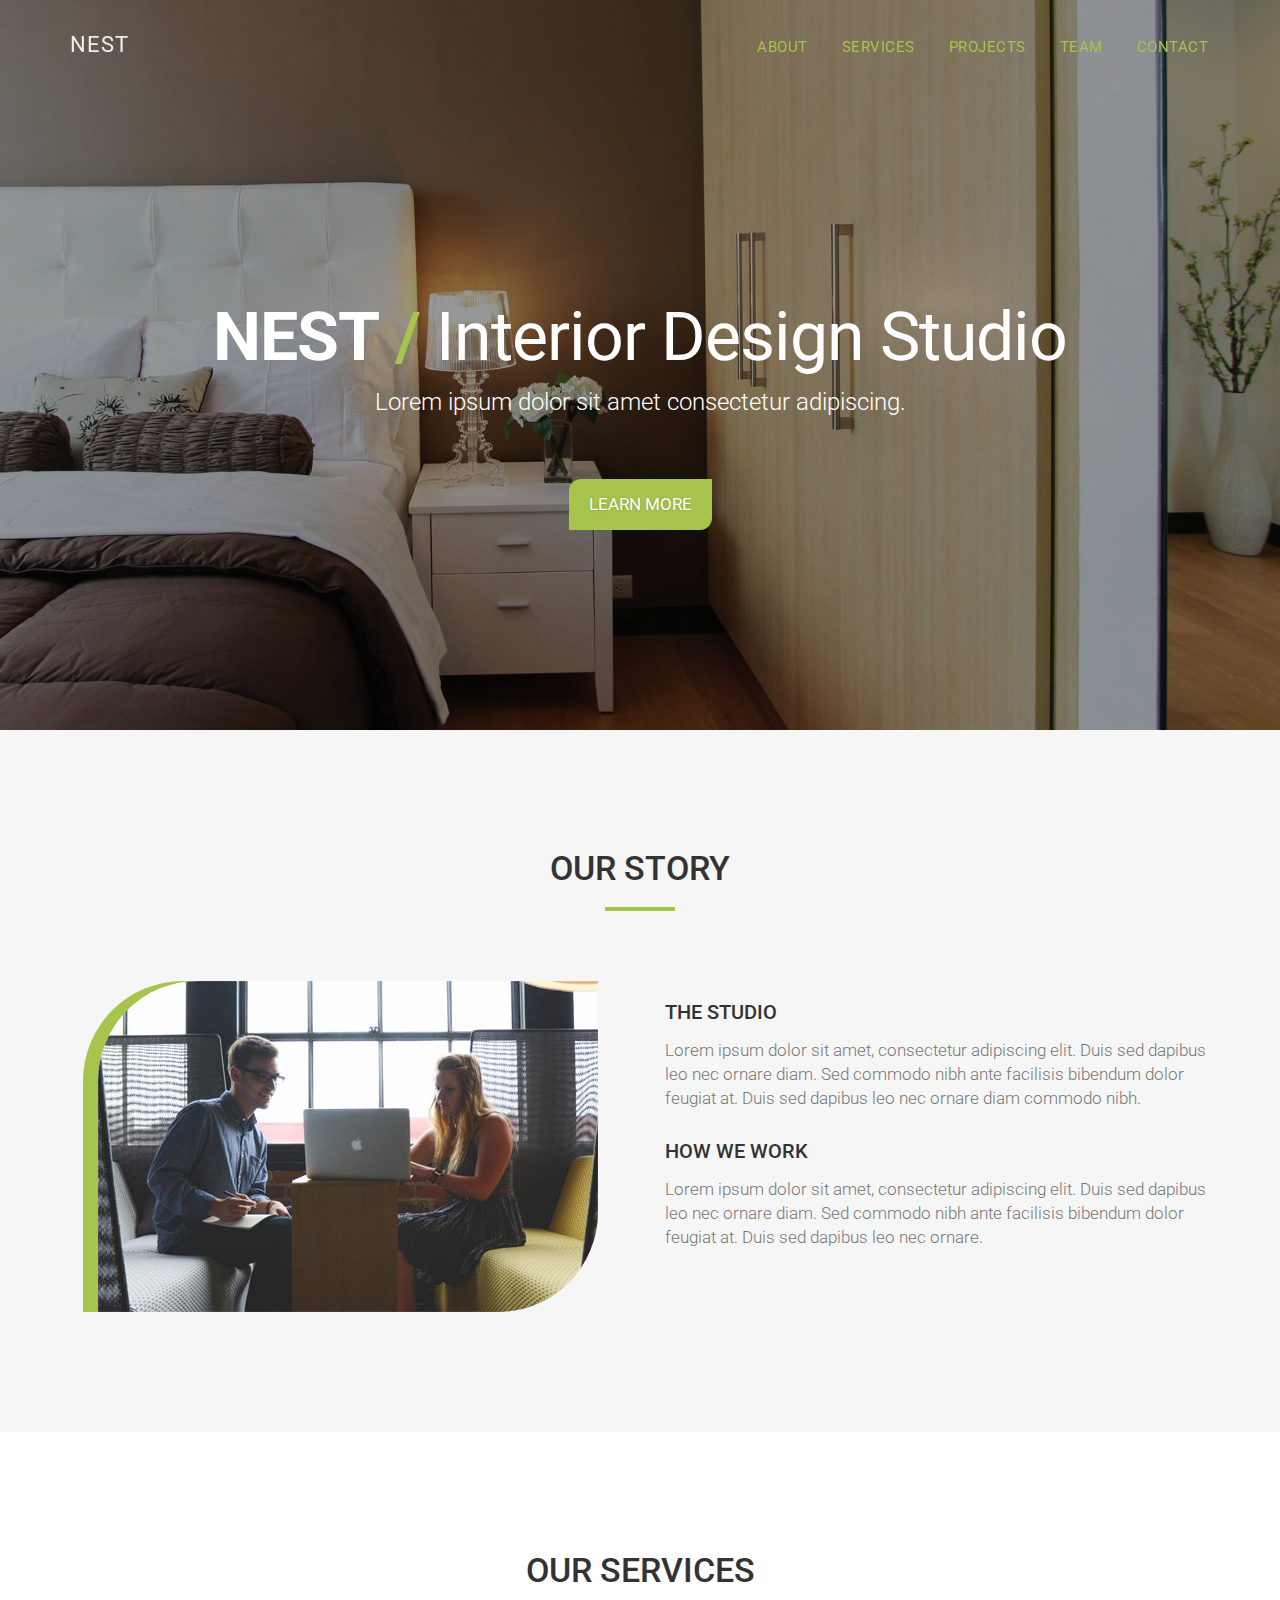
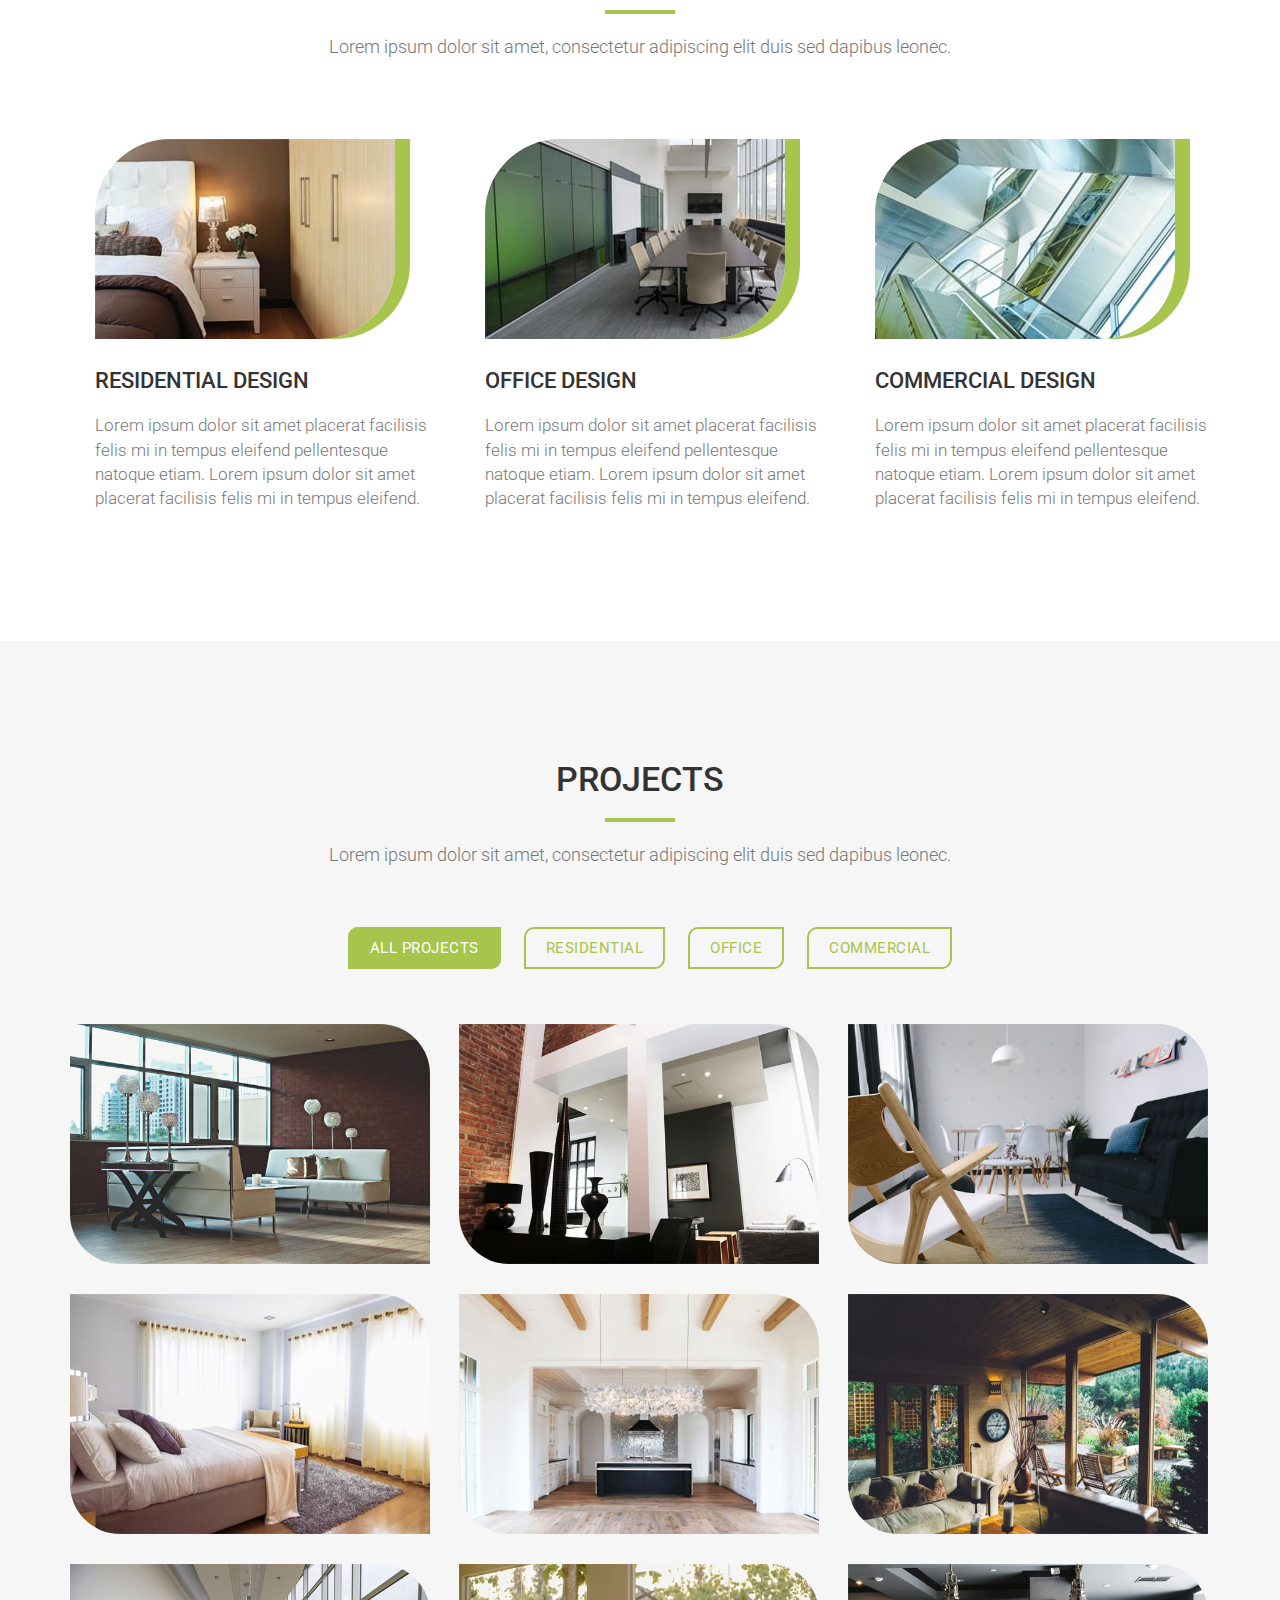
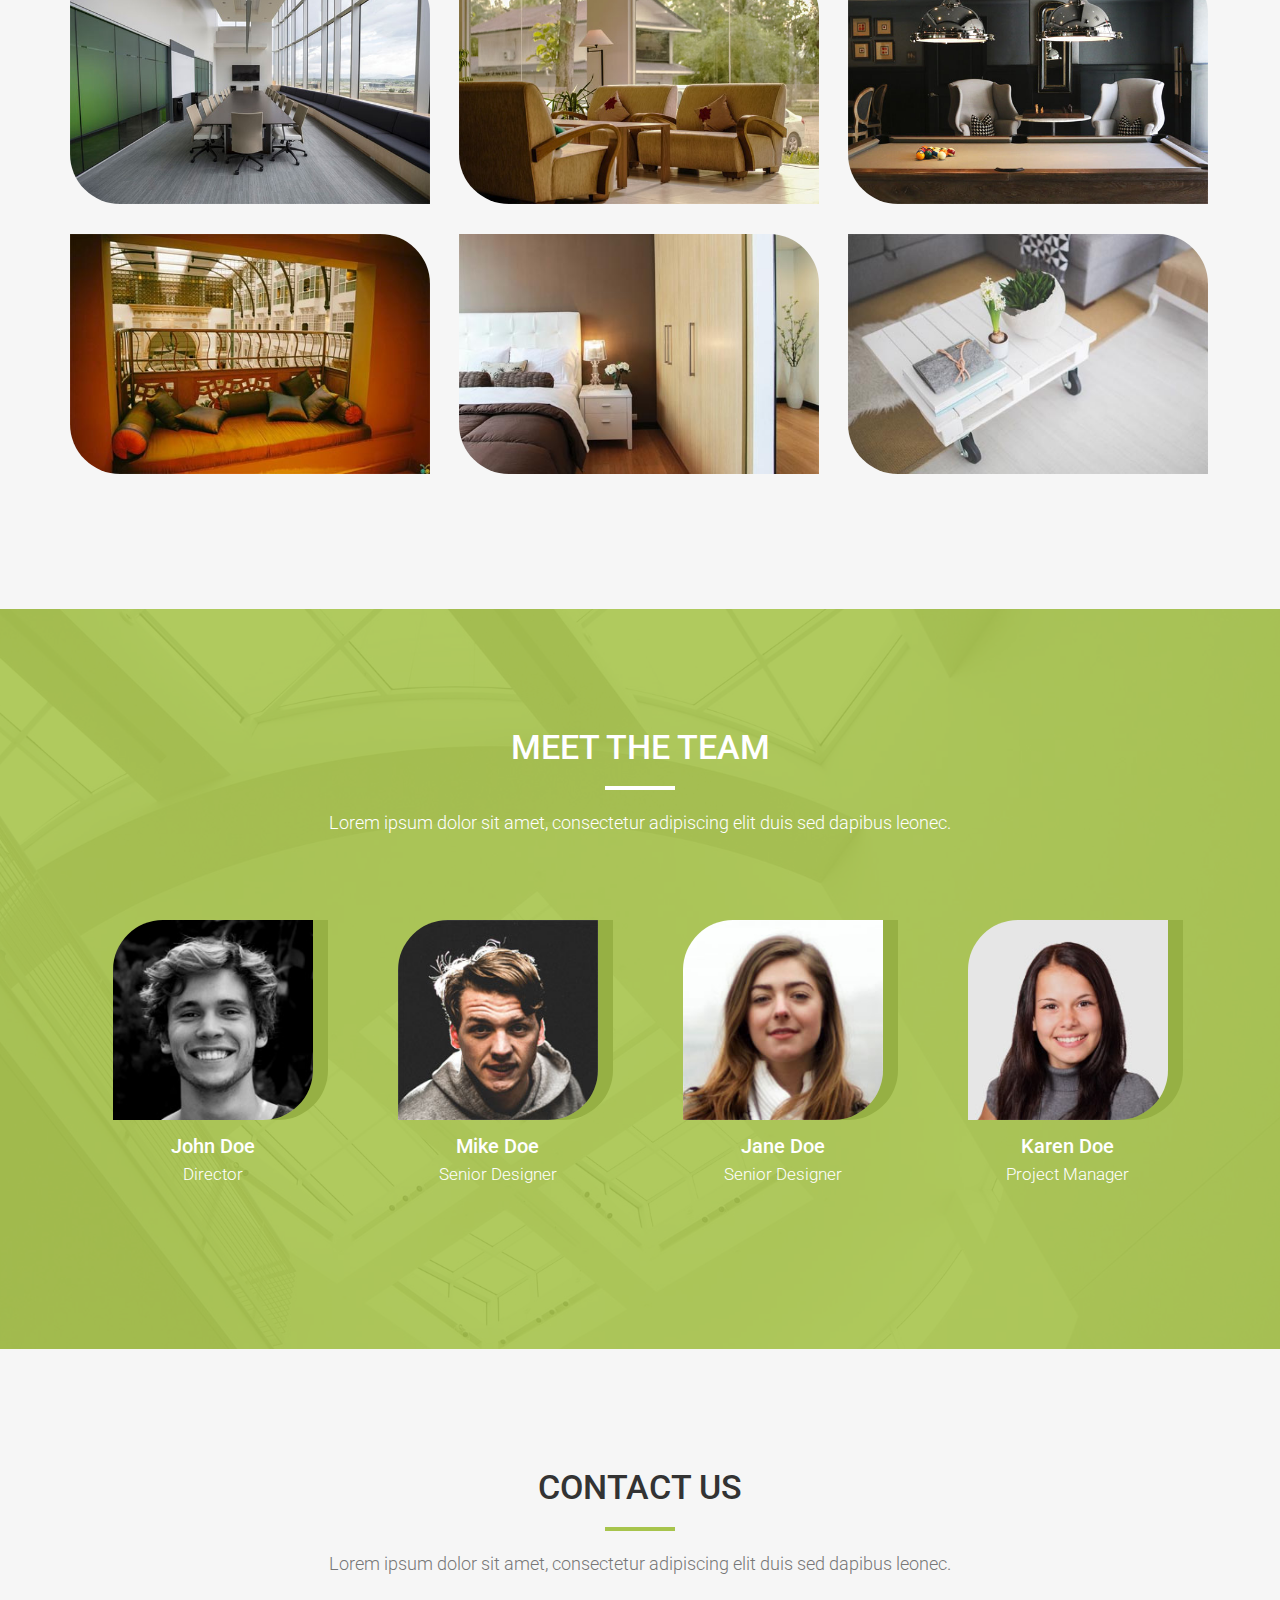
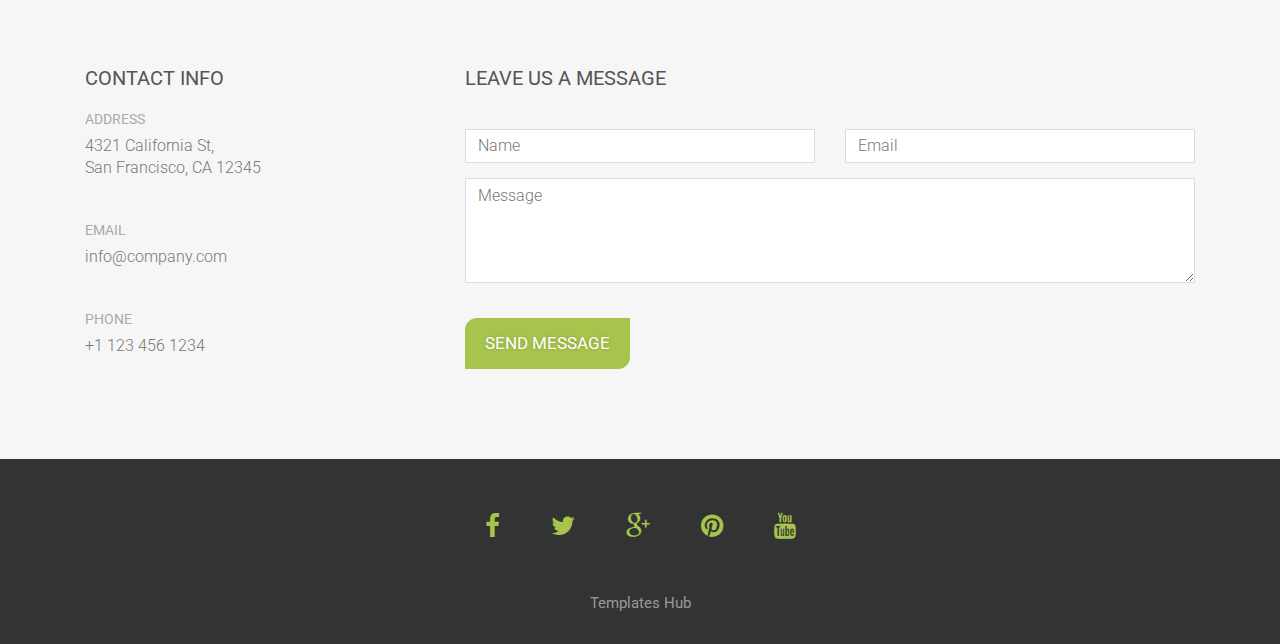
<file: web-templates/int-design-te-3/index.html>
<!DOCTYPE html>
<html lang="en">
<head>
<meta charset="utf-8">
<meta name="viewport" content="width=device-width, initial-scale=1">
<title>NEST</title>
<meta name="description" content="">
<meta name="author" content="">

<!-- Favicons
    ================================================== -->
<link rel="shortcut icon" href="img/favicon.ico" type="image/x-icon">
<link rel="apple-touch-icon" href="img/apple-touch-icon.png">
<link rel="apple-touch-icon" sizes="72x72" href="img/apple-touch-icon-72x72.png">
<link rel="apple-touch-icon" sizes="114x114" href="img/apple-touch-icon-114x114.png">

<!-- Bootstrap -->
<link rel="stylesheet" type="text/css"  href="css/bootstrap.css">
<link rel="stylesheet" type="text/css" href="fonts/font-awesome/css/font-awesome.css">

<!-- Stylesheet
    ================================================== -->
<link rel="stylesheet" type="text/css"  href="css/style.css">
<link rel="stylesheet" type="text/css" href="css/nivo-lightbox/nivo-lightbox.css">
<link rel="stylesheet" type="text/css" href="css/nivo-lightbox/default.css">
<link href="https://fonts.googleapis.com/css?family=Roboto:300,400,500,700,900" rel="stylesheet">

<!-- HTML5 shim and Respond.js for IE8 support of HTML5 elements and media queries -->
<!-- WARNING: Respond.js doesn't work if you view the page via file:// -->
<!--[if lt IE 9]>
      <script src="https://oss.maxcdn.com/html5shiv/3.7.2/html5shiv.min.js"></script>
      <script src="https://oss.maxcdn.com/respond/1.4.2/respond.min.js"></script>
    <![endif]-->
</head>
<body id="page-top" data-spy="scroll" data-target=".navbar-fixed-top">
<!-- Navigation
    ==========================================-->
<nav id="menu" class="navbar navbar-default navbar-fixed-top">
  <div class="container"> 
    <!-- Brand and toggle get grouped for better mobile display -->
    <div class="navbar-header">
      <button type="button" class="navbar-toggle collapsed" data-toggle="collapse" data-target="#bs-example-navbar-collapse-1"> <span class="sr-only">Toggle navigation</span> <span class="icon-bar"></span> <span class="icon-bar"></span> <span class="icon-bar"></span> </button>
      <a class="navbar-brand page-scroll" href="#page-top">NEST</a> </div>
    
    <!-- Collect the nav links, forms, and other content for toggling -->
    <div class="collapse navbar-collapse" id="bs-example-navbar-collapse-1">
      <ul class="nav navbar-nav navbar-right">
        <li><a href="#about" class="page-scroll">About</a></li>
        <li><a href="#services" class="page-scroll">Services</a></li>
        <li><a href="#portfolio" class="page-scroll">Projects</a></li>
        <li><a href="#team" class="page-scroll">Team</a></li>
        <li><a href="#contact" class="page-scroll">Contact</a></li>
      </ul>
    </div>
    <!-- /.navbar-collapse --> 
  </div>
</nav>
<!-- Header -->
<header id="header">
  <div class="intro">
    <div class="overlay">
      <div class="container">
        <div class="row">
          <div class="intro-text">
            <h1><strong>NEST</strong> <span>/</span> Interior Design Studio</h1>
            <p>Lorem ipsum dolor sit amet consectetur adipiscing.</p>
            <a href="#about" class="btn btn-custom btn-lg page-scroll">Learn More</a> </div>
        </div>
      </div>
    </div>
  </div>
</header>
<!-- About Section -->
<div id="about">
  <div class="container">
    <div class="section-title text-center center">
      <h2>Our Story</h2>
      <hr>
    </div>
    <div class="row">
      <div class="col-xs-12 col-md-6 text-center"> <img src="img/about.jpg" class="img-responsive" alt=""> </div>
      <div class="col-xs-12 col-md-6">
        <div class="about-text">
          <h3>The Studio</h3>
          <p>Lorem ipsum dolor sit amet, consectetur adipiscing elit. Duis sed dapibus leo nec ornare diam. Sed commodo nibh ante facilisis bibendum dolor feugiat at. Duis sed dapibus leo nec ornare diam commodo nibh.</p>
          <h3>How We Work</h3>
          <p>Lorem ipsum dolor sit amet, consectetur adipiscing elit. Duis sed dapibus leo nec ornare diam. Sed commodo nibh ante facilisis bibendum dolor feugiat at. Duis sed dapibus leo nec ornare.</p>
        </div>
      </div>
    </div>
  </div>
</div>
<!-- Services Section -->
<div id="services">
  <div class="container">
    <div class="col-md-10 col-md-offset-1 section-title text-center">
      <h2>Our Services</h2>
      <hr>
      <p>Lorem ipsum dolor sit amet, consectetur adipiscing elit duis sed dapibus leonec.</p>
    </div>
    <div class="row">
      <div class="col-xs-12 col-sm-4 service"> <img src="img/residential-design.jpg" class="img-responsive" alt="Project Title">
        <h3>Residential Design</h3>
        <p>Lorem ipsum dolor sit amet placerat facilisis felis mi in tempus eleifend pellentesque natoque etiam. Lorem ipsum dolor sit amet placerat facilisis felis mi in tempus eleifend.</p>
      </div>
      <div class="col-xs-12 col-sm-4 service"> <img src="img/office-design.jpg" class="img-responsive" alt="Project Title">
        <h3>Office Design</h3>
        <p>Lorem ipsum dolor sit amet placerat facilisis felis mi in tempus eleifend pellentesque natoque etiam. Lorem ipsum dolor sit amet placerat facilisis felis mi in tempus eleifend.</p>
      </div>
      <div class="col-xs-12 col-sm-4 service"> <img src="img/commercial-design.jpg" class="img-responsive" alt="Project Title">
        <h3>Commercial Design</h3>
        <p>Lorem ipsum dolor sit amet placerat facilisis felis mi in tempus eleifend pellentesque natoque etiam. Lorem ipsum dolor sit amet placerat facilisis felis mi in tempus eleifend.</p>
      </div>
    </div>
  </div>
</div>
<!-- Portfolio Section -->
<div id="portfolio">
  <div class="container">
    <div class="section-title text-center center">
      <h2>Projects</h2>
      <hr>
      <p>Lorem ipsum dolor sit amet, consectetur adipiscing elit duis sed dapibus leonec.</p>
    </div>
    <div class="categories">
      <ul class="cat">
        <li>
          <ol class="type">
            <li><a href="#" data-filter="*" class="active">All Projects</a></li>
            <li><a href="#" data-filter=".residential">Residential</a></li>
            <li><a href="#" data-filter=".office">Office</a></li>
            <li><a href="#" data-filter=".commercial">Commercial</a></li>
          </ol>
        </li>
      </ul>
      <div class="clearfix"></div>
    </div>
    <div class="row">
      <div class="portfolio-items">
        <div class="col-sm-6 col-md-4 col-lg-4 residential">
          <div class="portfolio-item">
            <div class="hover-bg"> <a href="img/portfolio/01-large.jpg" title="Project Title" data-lightbox-gallery="gallery1">
              <div class="hover-text">
                <h4>Project Name</h4>
              </div>
              <img src="img/portfolio/01-small.jpg" class="img-responsive" alt="Project Title"> </a> </div>
          </div>
        </div>
        <div class="col-sm-6 col-md-4 col-lg-4 commercial">
          <div class="portfolio-item">
            <div class="hover-bg"> <a href="img/portfolio/02-large.jpg" title="Project Title" data-lightbox-gallery="gallery1">
              <div class="hover-text">
                <h4>Project Name</h4>
              </div>
              <img src="img/portfolio/02-small.jpg" class="img-responsive" alt="Project Title"> </a> </div>
          </div>
        </div>
        <div class="col-sm-6 col-md-4 col-lg-4 residential">
          <div class="portfolio-item">
            <div class="hover-bg"> <a href="img/portfolio/03-large.jpg" title="Project Title" data-lightbox-gallery="gallery1">
              <div class="hover-text">
                <h4>Project Name</h4>
              </div>
              <img src="img/portfolio/03-small.jpg" class="img-responsive" alt="Project Title"> </a> </div>
          </div>
        </div>
        <div class="col-sm-6 col-md-4 col-lg-4 residential">
          <div class="portfolio-item">
            <div class="hover-bg"> <a href="img/portfolio/04-large.jpg" title="Project Title" data-lightbox-gallery="gallery1">
              <div class="hover-text">
                <h4>Project Name</h4>
              </div>
              <img src="img/portfolio/04-small.jpg" class="img-responsive" alt="Project Title"> </a> </div>
          </div>
        </div>
        <div class="col-sm-6 col-md-4 col-lg-4 commercial">
          <div class="portfolio-item">
            <div class="hover-bg"> <a href="img/portfolio/05-large.jpg" title="Project Title" data-lightbox-gallery="gallery1">
              <div class="hover-text">
                <h4>Project Name</h4>
              </div>
              <img src="img/portfolio/05-small.jpg" class="img-responsive" alt="Project Title"> </a> </div>
          </div>
        </div>
        <div class="col-sm-6 col-md-4 col-lg-4 office">
          <div class="portfolio-item">
            <div class="hover-bg"> <a href="img/portfolio/06-large.jpg" title="Project Title" data-lightbox-gallery="gallery1">
              <div class="hover-text">
                <h4>Project Name</h4>
              </div>
              <img src="img/portfolio/06-small.jpg" class="img-responsive" alt="Project Title"> </a> </div>
          </div>
        </div>
        <div class="col-sm-6 col-md-4 col-lg-4 office">
          <div class="portfolio-item">
            <div class="hover-bg"> <a href="img/portfolio/07-large.jpg" title="Project Title" data-lightbox-gallery="gallery1">
              <div class="hover-text">
                <h4>Project Name</h4>
              </div>
              <img src="img/portfolio/07-small.jpg" class="img-responsive" alt="Project Title"> </a> </div>
          </div>
        </div>
        <div class="col-sm-6 col-md-4 col-lg-4 residential">
          <div class="portfolio-item">
            <div class="hover-bg"> <a href="img/portfolio/08-large.jpg" title="Project Title" data-lightbox-gallery="gallery1">
              <div class="hover-text">
                <h4>Project Name</h4>
              </div>
              <img src="img/portfolio/08-small.jpg" class="img-responsive" alt="Project Title"> </a> </div>
          </div>
        </div>
        <div class="col-sm-6 col-md-4 col-lg-4 commercial">
          <div class="portfolio-item">
            <div class="hover-bg"> <a href="img/portfolio/09-large.jpg" title="Project Title" data-lightbox-gallery="gallery1">
              <div class="hover-text">
                <h4>Project Name</h4>
              </div>
              <img src="img/portfolio/09-small.jpg" class="img-responsive" alt="Project Title"> </a> </div>
          </div>
        </div>
        <div class="col-sm-6 col-md-4 col-lg-4 office">
          <div class="portfolio-item">
            <div class="hover-bg"> <a href="img/portfolio/10-large.jpg" title="Project Title" data-lightbox-gallery="gallery1">
              <div class="hover-text">
                <h4>Project Name</h4>
              </div>
              <img src="img/portfolio/10-small.jpg" class="img-responsive" alt="Project Title"> </a> </div>
          </div>
        </div>
        <div class="col-sm-6 col-md-4 col-lg-4 office">
          <div class="portfolio-item">
            <div class="hover-bg"> <a href="img/portfolio/11-large.jpg" title="Project Title" data-lightbox-gallery="gallery1">
              <div class="hover-text">
                <h4>Project Name</h4>
              </div>
              <img src="img/portfolio/11-small.jpg" class="img-responsive" alt="Project Title"> </a> </div>
          </div>
        </div>
        <div class="col-sm-6 col-md-4 col-lg-4 residential">
          <div class="portfolio-item">
            <div class="hover-bg"> <a href="img/portfolio/12-large.jpg" title="Project Title" data-lightbox-gallery="gallery1">
              <div class="hover-text">
                <h4>Project Name</h4>
              </div>
              <img src="img/portfolio/12-small.jpg" class="img-responsive" alt="Project Title"> </a> </div>
          </div>
        </div>
      </div>
    </div>
  </div>
</div>
<!-- Team Section -->
<div id="team" class="text-center">
  <div class="overlay">
    <div class="container">
      <div class="col-md-8 col-md-offset-2 section-title">
        <h2>Meet the Team</h2>
        <hr>
        <p>Lorem ipsum dolor sit amet, consectetur adipiscing elit duis sed dapibus leonec.</p>
      </div>
      <div id="row">
        <div class="col-md-3 col-sm-6 team">
          <div class="thumbnail"> <img src="img/team/01.jpg" alt="..." class="team-img">
            <div class="caption">
              <h3>John Doe</h3>
              <p>Director</p>
            </div>
          </div>
        </div>
        <div class="col-md-3 col-sm-6 team">
          <div class="thumbnail"> <img src="img/team/02.jpg" alt="..." class="img-circle team-img">
            <div class="caption">
              <h3>Mike Doe</h3>
              <p>Senior Designer</p>
            </div>
          </div>
        </div>
        <div class="col-md-3 col-sm-6 team">
          <div class="thumbnail"> <img src="img/team/03.jpg" alt="..." class="img-circle team-img">
            <div class="caption">
              <h3>Jane Doe</h3>
              <p>Senior Designer</p>
            </div>
          </div>
        </div>
        <div class="col-md-3 col-sm-6 team">
          <div class="thumbnail"> <img src="img/team/04.jpg" alt="..." class="img-circle team-img">
            <div class="caption">
              <h3>Karen Doe</h3>
              <p>Project Manager</p>
            </div>
          </div>
        </div>
      </div>
    </div>
  </div>
</div>
<!-- Contact Section -->
<div id="contact">
  <div class="container">
    <div class="section-title text-center">
      <h2>Contact Us</h2>
      <hr>
      <p>Lorem ipsum dolor sit amet, consectetur adipiscing elit duis sed dapibus leonec.</p>
    </div>
    <div class="col-md-4">
      <h3>Contact Info</h3>
      <div class="contact-item"> <span>Address</span>
        <p>4321 California St,<br>
          San Francisco, CA 12345</p>
      </div>
      <div class="contact-item"> <span>Email</span>
        <p>info@company.com</p>
      </div>
      <div class="contact-item"> <span>Phone</span>
        <p> +1 123 456 1234</p>
      </div>
    </div>
    <div class="col-md-8">
      <h3>Leave us a message</h3>
      <form name="sentMessage" id="contactForm" novalidate>
        <div class="row">
          <div class="col-md-6">
            <div class="form-group">
              <input type="text" id="name" class="form-control" placeholder="Name" required="required">
              <p class="help-block text-danger"></p>
            </div>
          </div>
          <div class="col-md-6">
            <div class="form-group">
              <input type="email" id="email" class="form-control" placeholder="Email" required="required">
              <p class="help-block text-danger"></p>
            </div>
          </div>
        </div>
        <div class="form-group">
          <textarea name="message" id="message" class="form-control" rows="4" placeholder="Message" required></textarea>
          <p class="help-block text-danger"></p>
        </div>
        <div id="success"></div>
        <button type="submit" class="btn btn-custom btn-lg">Send Message</button>
      </form>
    </div>
  </div>
</div>
<div id="footer">
  <div class="container text-center">
    <div class="social">
      <ul>
        <li><a href="#"><i class="fa fa-facebook"></i></a></li>
        <li><a href="#"><i class="fa fa-twitter"></i></a></li>
        <li><a href="#"><i class="fa fa-google-plus"></i></a></li>
        <li><a href="#"><i class="fa fa-pinterest"></i></a></li>
        <li><a href="#"><i class="fa fa-youtube"></i></a></li>
      </ul>
    </div>
    <div>
      <p><a target="_blank" href="https://www.templateshub.net">Templates Hub</a></p>
    </div>
  </div>
</div>
<script type="text/javascript" src="js/jquery.1.11.1.js"></script> 
<script type="text/javascript" src="js/bootstrap.js"></script> 
<script type="text/javascript" src="js/SmoothScroll.js"></script> 
<script type="text/javascript" src="js/nivo-lightbox.js"></script> 
<script type="text/javascript" src="js/jquery.isotope.js"></script> 
<script type="text/javascript" src="js/jqBootstrapValidation.js"></script> 
<script type="text/javascript" src="js/contact_me.js"></script> 
<script type="text/javascript" src="js/main.js"></script>
</body>
</html>
</file>
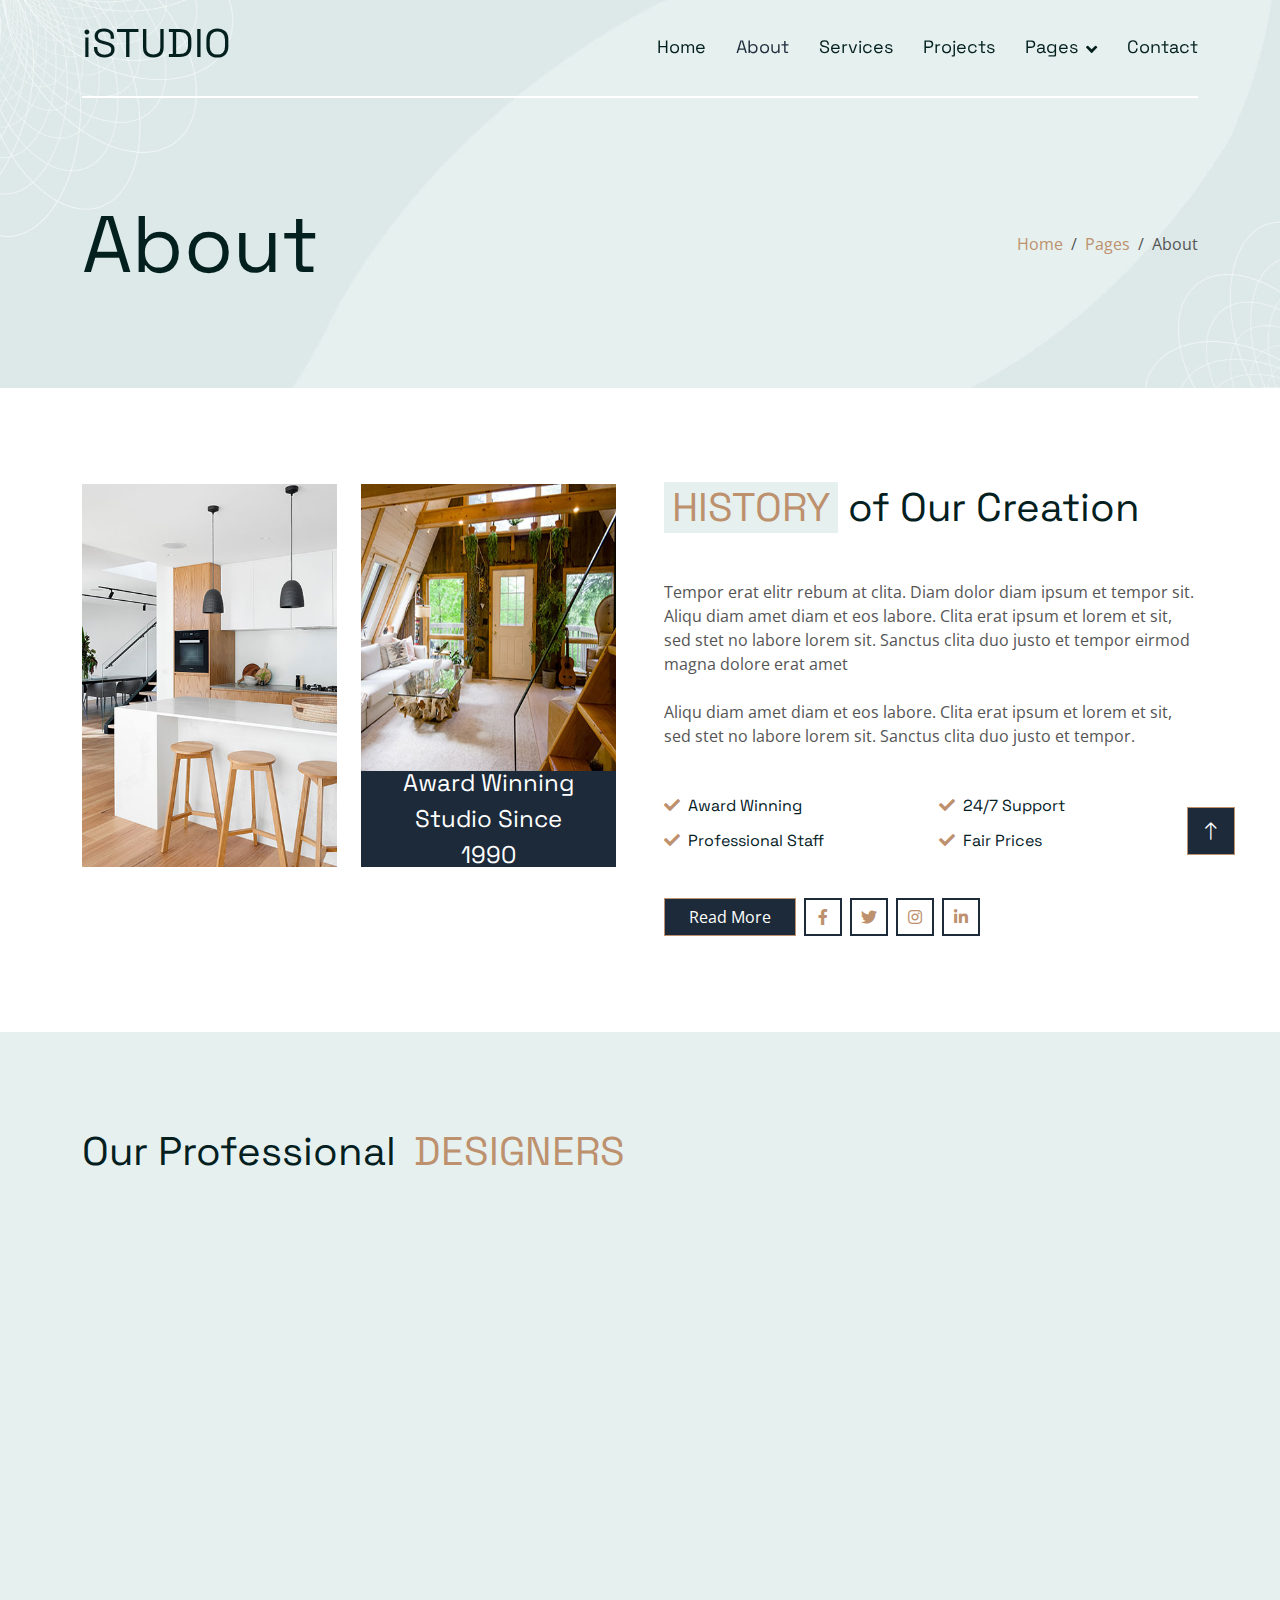
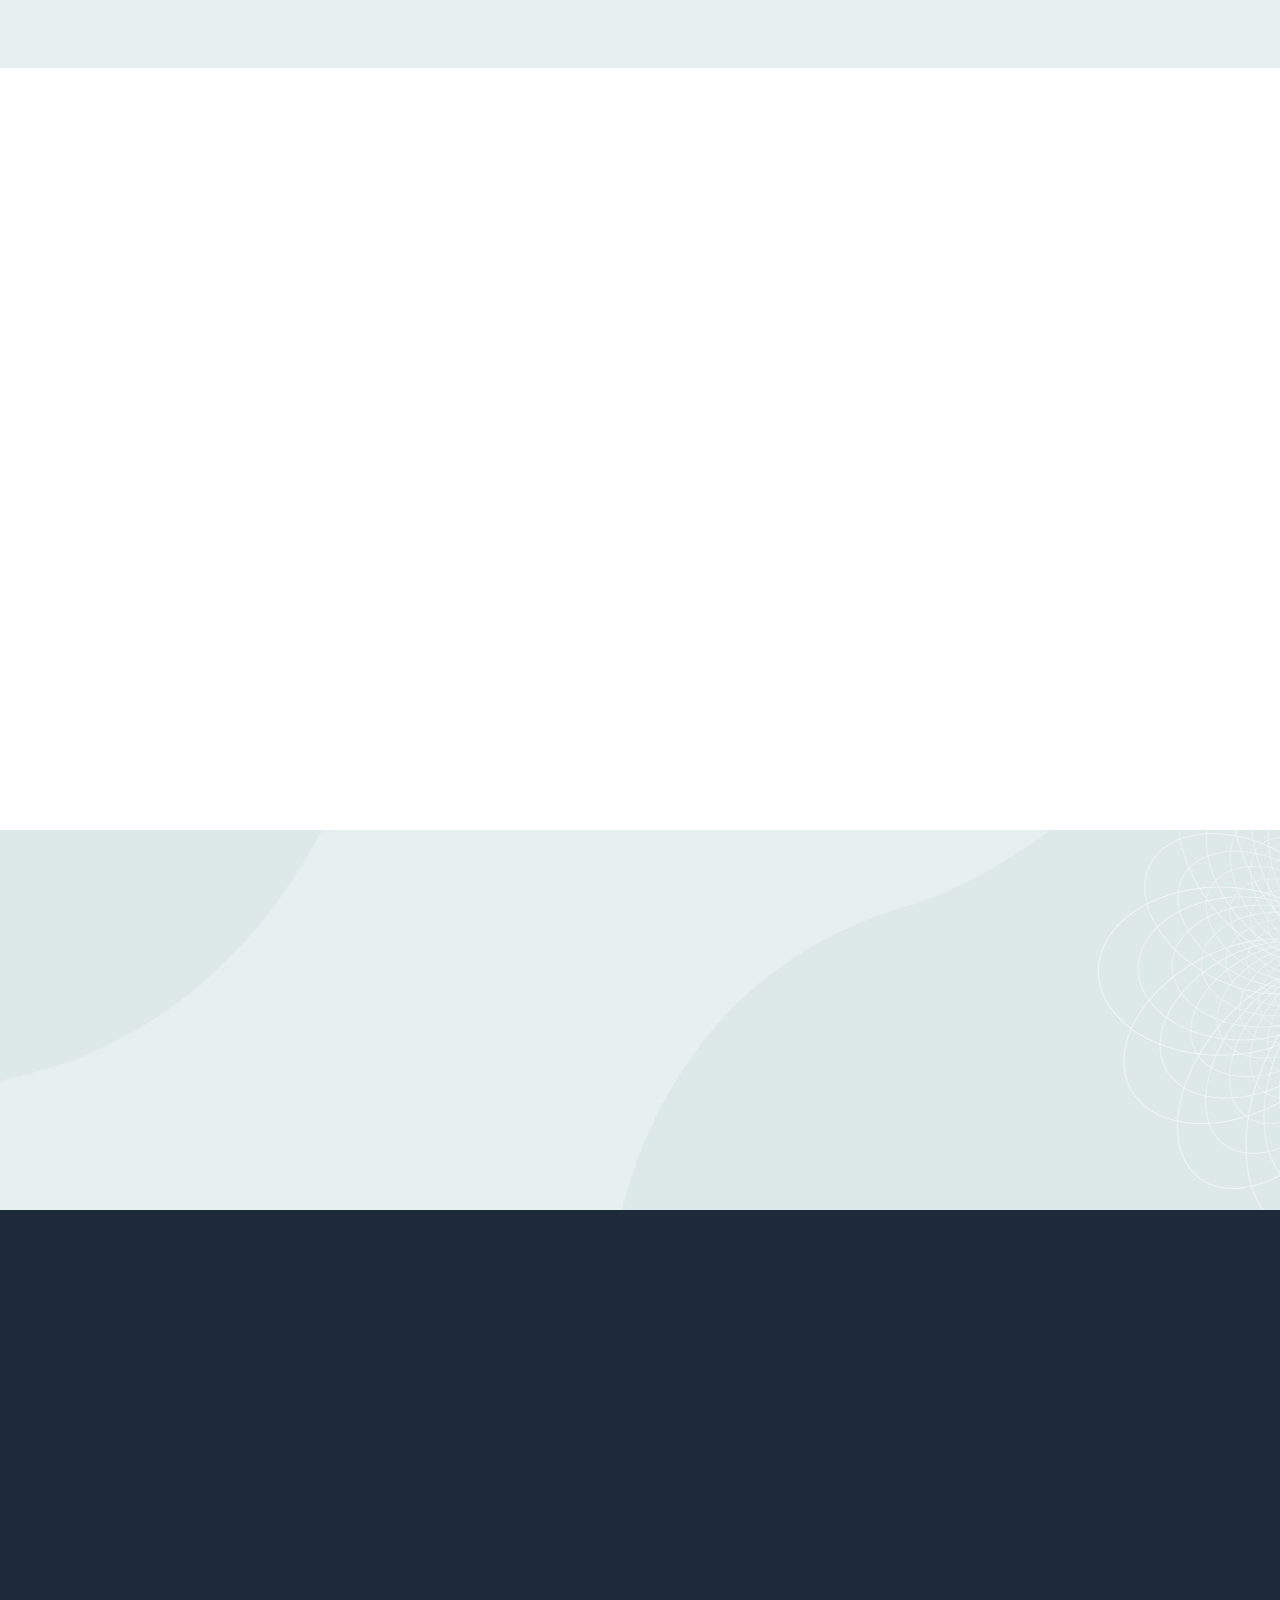
<file: temp-deployments/gst-by-hastec-test/about.html>
<!DOCTYPE html>
<html lang="en">

<head>
    <meta charset="utf-8">
    <title>iSTUDIO - Interior Design Website Template Free</title>
    <meta content="width=device-width, initial-scale=1.0" name="viewport">
    <meta content="" name="keywords">
    <meta content="" name="description">

    <!-- Favicon -->
    <link href="img/favicon.ico" rel="icon">

    <!-- Google Web Fonts -->
    <link rel="preconnect" href="https://fonts.googleapis.com">
    <link rel="preconnect" href="https://fonts.gstatic.com" crossorigin>
    <link href="https://fonts.googleapis.com/css2?family=Open+Sans&family=Space+Grotesk&display=swap" rel="stylesheet">

    <!-- Icon Font Stylesheet -->
    <link href="https://cdnjs.cloudflare.com/ajax/libs/font-awesome/5.10.0/css/all.min.css" rel="stylesheet">
    <link href="https://cdn.jsdelivr.net/npm/bootstrap-icons@1.4.1/font/bootstrap-icons.css" rel="stylesheet">

    <!-- Libraries Stylesheet -->
    <link href="lib/animate/animate.min.css" rel="stylesheet">
    <link href="lib/owlcarousel/assets/owl.carousel.min.css" rel="stylesheet">

    <!-- Customized Bootstrap Stylesheet -->
    <link href="css/bootstrap.min.css" rel="stylesheet">

    <!-- Template Stylesheet -->
    <link href="css/style.css" rel="stylesheet">
</head>

<body>
    <!-- Spinner Start -->
    <div id="spinner"
        class="show bg-white position-fixed translate-middle w-100 vh-100 top-50 start-50 d-flex align-items-center justify-content-center">
        <div class="spinner-grow text-primary" style="width: 3rem; height: 3rem;" role="status">
            <span class="sr-only">Loading...</span>
        </div>
    </div>
    <!-- Spinner End -->


    <!-- Navbar Start -->
    <div class="container-fluid sticky-top">
        <div class="container">
            <nav class="navbar navbar-expand-lg navbar-light border-bottom border-2 border-white">
                <a href="index.html" class="navbar-brand">
                    <h1>iSTUDIO</h1>
                </a>
                <button type="button" class="navbar-toggler ms-auto me-0" data-bs-toggle="collapse"
                    data-bs-target="#navbarCollapse">
                    <span class="navbar-toggler-icon"></span>
                </button>
                <div class="collapse navbar-collapse" id="navbarCollapse">
                    <div class="navbar-nav ms-auto">
                        <a href="index.html" class="nav-item nav-link">Home</a>
                        <a href="about.html" class="nav-item nav-link active">About</a>
                        <a href="service.html" class="nav-item nav-link">Services</a>
                        <a href="project.html" class="nav-item nav-link">Projects</a>
                        <div class="nav-item dropdown">
                            <a href="#!" class="nav-link dropdown-toggle" data-bs-toggle="dropdown">Pages</a>
                            <div class="dropdown-menu bg-light mt-2">
                                <a href="feature.html" class="dropdown-item">Features</a>
                                <a href="team.html" class="dropdown-item">Our Team</a>
                                <a href="testimonial.html" class="dropdown-item">Testimonial</a>
                                <a href="404.html" class="dropdown-item">404 Page</a>
                            </div>
                        </div>
                        <a href="contact.html" class="nav-item nav-link">Contact</a>
                    </div>
                </div>
            </nav>
        </div>
    </div>
    <!-- Navbar End -->


    <!-- Hero Start -->
    <div class="container-fluid pb-5 bg-primary hero-header">
        <div class="container py-5">
            <div class="row g-3 align-items-center">
                <div class="col-lg-6 text-center text-lg-start">
                    <h1 class="display-1 mb-0 animated slideInLeft">About</h1>
                </div>
                <div class="col-lg-6 animated slideInRight">
                    <nav aria-label="breadcrumb">
                        <ol class="breadcrumb justify-content-center justify-content-lg-end mb-0">
                            <li class="breadcrumb-item"><a class="text-primary" href="#!">Home</a></li>
                            <li class="breadcrumb-item"><a class="text-primary" href="#!">Pages</a></li>
                            <li class="breadcrumb-item text-secondary active" aria-current="page">About</li>
                        </ol>
                    </nav>
                </div>
            </div>
        </div>
    </div>
    <!-- Hero End -->


    <!-- About Start -->
    <div class="container-fluid py-5">
        <div class="container py-5">
            <div class="row g-5">
                <div class="col-lg-6">
                    <div class="row">
                        <div class="col-6 wow fadeIn" data-wow-delay="0.1s">
                            <img class="img-fluid" src="img/about-1.jpg" alt="">
                        </div>
                        <div class="col-6 wow fadeIn" data-wow-delay="0.3s">
                            <img class="img-fluid h-75" src="img/about-2.jpg" alt="">
                            <div class="h-25 d-flex align-items-center text-center bg-primary px-4">
                                <h4 class="text-white lh-base mb-0">Award Winning Studio Since 1990</h4>
                            </div>
                        </div>
                    </div>
                </div>
                <div class="col-lg-6 wow fadeIn" data-wow-delay="0.5s">
                    <h1 class="mb-5"><span class="text-uppercase text-primary bg-light px-2">History</span> of Our
                        Creation</h1>
                    <p class="mb-4">Tempor erat elitr rebum at clita. Diam dolor diam ipsum et tempor sit. Aliqu diam
                        amet diam et eos labore. Clita erat ipsum et lorem et sit, sed stet no labore lorem sit. Sanctus
                        clita duo justo et tempor eirmod magna dolore erat amet</p>
                    <p class="mb-5">Aliqu diam amet diam et eos labore. Clita erat ipsum et lorem et sit, sed stet no
                        labore lorem sit. Sanctus clita duo justo et tempor.</p>
                    <div class="row g-3">
                        <div class="col-sm-6">
                            <h6 class="mb-3"><i class="fa fa-check text-primary me-2"></i>Award Winning</h6>
                            <h6 class="mb-0"><i class="fa fa-check text-primary me-2"></i>Professional Staff</h6>
                        </div>
                        <div class="col-sm-6">
                            <h6 class="mb-3"><i class="fa fa-check text-primary me-2"></i>24/7 Support</h6>
                            <h6 class="mb-0"><i class="fa fa-check text-primary me-2"></i>Fair Prices</h6>
                        </div>
                    </div>
                    <div class="d-flex align-items-center mt-5">
                        <a class="btn btn-primary px-4 me-2" href="#!">Read More</a>
                        <a class="btn btn-outline-primary btn-square border-2 me-2" href="#!"><i
                                class="fab fa-facebook-f"></i></a>
                        <a class="btn btn-outline-primary btn-square border-2 me-2" href="#!"><i
                                class="fab fa-twitter"></i></a>
                        <a class="btn btn-outline-primary btn-square border-2 me-2" href="#!"><i
                                class="fab fa-instagram"></i></a>
                        <a class="btn btn-outline-primary btn-square border-2" href="#!"><i
                                class="fab fa-linkedin-in"></i></a>
                    </div>
                </div>
            </div>
        </div>
    </div>
    <!-- About End -->


    <!-- Team Start -->
    <div class="container-fluid bg-light py-5">
        <div class="container py-5">
            <h1 class="mb-5">Our Professional <span class="text-uppercase text-primary bg-light px-2">Designers</span>
            </h1>
            <div class="row g-4">
                <div class="col-md-6 col-lg-3 wow fadeIn" data-wow-delay="0.1s">
                    <div class="team-item position-relative overflow-hidden">
                        <img class="img-fluid w-100" src="img/team-1.jpg" alt="">
                        <div class="team-overlay">
                            <small class="mb-2">Architect</small>
                            <h4 class="lh-base text-light">Boris Johnson</h4>
                            <div class="d-flex justify-content-center">
                                <a class="btn btn-outline-primary btn-sm-square border-2 me-2" href="#!">
                                    <i class="fab fa-facebook-f"></i>
                                </a>
                                <a class="btn btn-outline-primary btn-sm-square border-2 me-2" href="#!">
                                    <i class="fab fa-twitter"></i>
                                </a>
                                <a class="btn btn-outline-primary btn-sm-square border-2 me-2" href="#!">
                                    <i class="fab fa-instagram"></i>
                                </a>
                                <a class="btn btn-outline-primary btn-sm-square border-2 me-2" href="#!">
                                    <i class="fab fa-linkedin-in"></i>
                                </a>
                            </div>
                        </div>
                    </div>
                </div>
                <div class="col-md-6 col-lg-3 wow fadeIn" data-wow-delay="0.3s">
                    <div class="team-item position-relative overflow-hidden">
                        <img class="img-fluid w-100" src="img/team-2.jpg" alt="">
                        <div class="team-overlay">
                            <small class="mb-2">Architect</small>
                            <h4 class="lh-base text-light">Donald Pakura</h4>
                            <div class="d-flex justify-content-center">
                                <a class="btn btn-outline-primary btn-sm-square border-2 me-2" href="#!">
                                    <i class="fab fa-facebook-f"></i>
                                </a>
                                <a class="btn btn-outline-primary btn-sm-square border-2 me-2" href="#!">
                                    <i class="fab fa-twitter"></i>
                                </a>
                                <a class="btn btn-outline-primary btn-sm-square border-2 me-2" href="#!">
                                    <i class="fab fa-instagram"></i>
                                </a>
                                <a class="btn btn-outline-primary btn-sm-square border-2 me-2" href="#!">
                                    <i class="fab fa-linkedin-in"></i>
                                </a>
                            </div>
                        </div>
                    </div>
                </div>
                <div class="col-md-6 col-lg-3 wow fadeIn" data-wow-delay="0.5s">
                    <div class="team-item position-relative overflow-hidden">
                        <img class="img-fluid w-100" src="img/team-3.jpg" alt="">
                        <div class="team-overlay">
                            <small class="mb-2">Architect</small>
                            <h4 class="lh-base text-light">Bradley Gordon</h4>
                            <div class="d-flex justify-content-center">
                                <a class="btn btn-outline-primary btn-sm-square border-2 me-2" href="#!">
                                    <i class="fab fa-facebook-f"></i>
                                </a>
                                <a class="btn btn-outline-primary btn-sm-square border-2 me-2" href="#!">
                                    <i class="fab fa-twitter"></i>
                                </a>
                                <a class="btn btn-outline-primary btn-sm-square border-2 me-2" href="#!">
                                    <i class="fab fa-instagram"></i>
                                </a>
                                <a class="btn btn-outline-primary btn-sm-square border-2 me-2" href="#!">
                                    <i class="fab fa-linkedin-in"></i>
                                </a>
                            </div>
                        </div>
                    </div>
                </div>
                <div class="col-md-6 col-lg-3 wow fadeIn" data-wow-delay="0.7s">
                    <div class="team-item position-relative overflow-hidden">
                        <img class="img-fluid w-100" src="img/team-4.jpg" alt="">
                        <div class="team-overlay">
                            <small class="mb-2">Architect</small>
                            <h4 class="lh-base text-light">Alexander Bell</h4>
                            <div class="d-flex justify-content-center">
                                <a class="btn btn-outline-primary btn-sm-square border-2 me-2" href="#!">
                                    <i class="fab fa-facebook-f"></i>
                                </a>
                                <a class="btn btn-outline-primary btn-sm-square border-2 me-2" href="#!">
                                    <i class="fab fa-twitter"></i>
                                </a>
                                <a class="btn btn-outline-primary btn-sm-square border-2 me-2" href="#!">
                                    <i class="fab fa-instagram"></i>
                                </a>
                                <a class="btn btn-outline-primary btn-sm-square border-2 me-2" href="#!">
                                    <i class="fab fa-linkedin-in"></i>
                                </a>
                            </div>
                        </div>
                    </div>
                </div>
            </div>
        </div>
    </div>
    <!-- Team End -->


    <!-- Feature Start -->
    <div class="container-fluid py-5">
        <div class="container py-5">
            <div class="text-center wow fadeIn" data-wow-delay="0.1s">
                <h1 class="mb-5">Why People <span class="text-uppercase text-primary bg-light px-2">Choose Us</span>
                </h1>
            </div>
            <div class="row g-5 align-items-center text-center">
                <div class="col-md-6 col-lg-4 wow fadeIn" data-wow-delay="0.1s">
                    <i class="fa fa-calendar-alt fa-5x text-primary mb-4"></i>
                    <h4>25+ Years Experience</h4>
                    <p class="mb-0">Clita erat ipsum et lorem et sit, sed stet no labore lorem sit. Sanctus clita duo
                        justo et tempor eirmod magna dolore erat amet</p>
                </div>
                <div class="col-md-6 col-lg-4 wow fadeIn" data-wow-delay="0.3s">
                    <i class="fa fa-tasks fa-5x text-primary mb-4"></i>
                    <h4>Best Interior Design</h4>
                    <p class="mb-0">Clita erat ipsum et lorem et sit, sed stet no labore lorem sit. Sanctus clita duo
                        justo et tempor eirmod magna dolore erat amet</p>
                </div>
                <div class="col-md-6 col-lg-4 wow fadeIn" data-wow-delay="0.5s">
                    <i class="fa fa-pencil-ruler fa-5x text-primary mb-4"></i>
                    <h4>Innovative Architects</h4>
                    <p class="mb-0">Clita erat ipsum et lorem et sit, sed stet no labore lorem sit. Sanctus clita duo
                        justo et tempor eirmod magna dolore erat amet</p>
                </div>
                <div class="col-md-6 col-lg-4 wow fadeIn" data-wow-delay="0.1s">
                    <i class="fa fa-user fa-5x text-primary mb-4"></i>
                    <h4>Customer Satisfaction</h4>
                    <p class="mb-0">Clita erat ipsum et lorem et sit, sed stet no labore lorem sit. Sanctus clita duo
                        justo et tempor eirmod magna dolore erat amet</p>
                </div>
                <div class="col-md-6 col-lg-4 wow fadeIn" data-wow-delay="0.3s">
                    <i class="fa fa-hand-holding-usd fa-5x text-primary mb-4"></i>
                    <h4>Budget Friendly</h4>
                    <p class="mb-0">Clita erat ipsum et lorem et sit, sed stet no labore lorem sit. Sanctus clita duo
                        justo et tempor eirmod magna dolore erat amet</p>
                </div>
                <div class="col-md-6 col-lg-4 wow fadeIn" data-wow-delay="0.5s">
                    <i class="fa fa-check fa-5x text-primary mb-4"></i>
                    <h4>Sustainable Material</h4>
                    <p class="mb-0">Clita erat ipsum et lorem et sit, sed stet no labore lorem sit. Sanctus clita duo
                        justo et tempor eirmod magna dolore erat amet</p>
                </div>
            </div>
        </div>
    </div>
    <!-- Feature End -->


    <!-- Newsletter Start -->
    <div class="container-fluid bg-primary newsletter p-0">
        <div class="container p-0">
            <div class="row g-0 align-items-center">
                <div class="col-md-5 ps-lg-0 text-start wow fadeIn" data-wow-delay="0.2s">
                    <img class="img-fluid w-100" src="img/newsletter.jpg" alt="">
                </div>
                <div class="col-md-7 py-5 newsletter-text wow fadeIn" data-wow-delay="0.5s">
                    <div class="p-5">
                        <h1 class="mb-5">Subscribe the <span
                                class="text-uppercase text-primary bg-white px-2">Newsletter</span></h1>
                        <div class="position-relative w-100 mb-2">
                            <input class="form-control border-0 w-100 ps-4 pe-5" type="text"
                                placeholder="Enter Your Email" style="height: 60px;">
                            <button type="button" class="btn shadow-none position-absolute top-0 end-0 mt-2 me-2"><i
                                    class="fa fa-paper-plane text-primary fs-4"></i></button>
                        </div>
                        <p class="mb-0">Diam sed sed dolor stet amet eirmod</p>
                    </div>
                </div>
            </div>
        </div>
    </div>
    <!-- Newsletter End -->


    <!-- Footer Start -->
    <div class="container-fluid bg-dark text-white-50 footer pt-5">
        <div class="container py-5">
            <div class="row g-5">
                <div class="col-md-6 col-lg-3 wow fadeIn" data-wow-delay="0.1s">
                    <a href="index.html" class="d-inline-block mb-3">
                        <h1 class="text-white">iSTUDIO</h1>
                    </a>
                    <p class="mb-0">Tempor erat elitr rebum at clita. Diam dolor diam ipsum et tempor sit. Aliqu diam
                        amet diam et eos labore. Clita erat ipsum et lorem et sit, sed stet no labore lorem sit. Sanctus
                        clita duo justo et tempor</p>
                </div>
                <div class="col-md-6 col-lg-3 wow fadeIn" data-wow-delay="0.3s">
                    <h5 class="text-white mb-4">Get In Touch</h5>
                    <p><i class="fa fa-map-marker-alt me-3"></i>123 Street, New York, USA</p>
                    <p><i class="fa fa-phone-alt me-3"></i>+012 345 67890</p>
                    <p><i class="fa fa-envelope me-3"></i>info@example.com</p>
                    <div class="d-flex pt-2">
                        <a class="btn btn-outline-primary btn-square border-2 me-2" href="#!"><i
                                class="fab fa-twitter"></i></a>
                        <a class="btn btn-outline-primary btn-square border-2 me-2" href="#!"><i
                                class="fab fa-facebook-f"></i></a>
                        <a class="btn btn-outline-primary btn-square border-2 me-2" href="#!"><i
                                class="fab fa-youtube"></i></a>
                        <a class="btn btn-outline-primary btn-square border-2 me-2" href="#!"><i
                                class="fab fa-instagram"></i></a>
                        <a class="btn btn-outline-primary btn-square border-2 me-2" href="#!"><i
                                class="fab fa-linkedin-in"></i></a>
                    </div>
                </div>
                <div class="col-md-6 col-lg-3 wow fadeIn" data-wow-delay="0.5s">
                    <h5 class="text-white mb-4">Popular Link</h5>
                    <a class="btn btn-link" href="#!">About Us</a>
                    <a class="btn btn-link" href="#!">Contact Us</a>
                    <a class="btn btn-link" href="#!">Privacy Policy</a>
                    <a class="btn btn-link" href="#!">Terms & Condition</a>
                    <a class="btn btn-link" href="#!">Career</a>
                </div>
                <div class="col-md-6 col-lg-3 wow fadeIn" data-wow-delay="0.7s">
                    <h5 class="text-white mb-4">Our Services</h5>
                    <a class="btn btn-link" href="#!">Interior Design</a>
                    <a class="btn btn-link" href="#!">Project Planning</a>
                    <a class="btn btn-link" href="#!">Renovation</a>
                    <a class="btn btn-link" href="#!">Implement</a>
                    <a class="btn btn-link" href="#!">Landscape Design</a>
                </div>
            </div>
        </div>
        <div class="container wow fadeIn" data-wow-delay="0.1s">
            <div class="copyright">
                <div class="row">
                    <div class="col-md-6 text-center text-md-start mb-3 mb-md-0">
                        &copy; <a class="border-bottom" href="#!">Your Site Name</a>, All Right Reserved.

                        <!--/*** This template is free as long as you keep the below author’s credit link/attribution link/backlink. ***/-->
                        <!--/*** If you'd like to use the template without the below author’s credit link/attribution link/backlink, ***/-->
                        <!--/*** you can purchase the Credit Removal License from "https://htmlcodex.com/credit-removal". ***/-->
                        Designed By <a class="border-bottom" href="https://htmlcodex.com">HTML Codex</a>. Distributed by
                        <a class="border-bottom" href="https://themewagon.com" target="_blank">ThemeWagon</a>
                    </div>
                    <div class="col-md-6 text-center text-md-end">
                        <div class="footer-menu">
                            <a href="#!">Home</a>
                            <a href="#!">Cookies</a>
                            <a href="#!">Help</a>
                            <a href="#!">FAQs</a>
                        </div>
                    </div>
                </div>
            </div>
        </div>
    </div>
    <!-- Footer End -->


    <!-- Back to Top -->
    <a href="#!" class="btn btn-lg btn-primary btn-lg-square back-to-top"><i class="bi bi-arrow-up"></i></a>


    <!-- JavaScript Libraries -->
    <script src="https://ajax.googleapis.com/ajax/libs/jquery/3.6.1/jquery.min.js"></script>
    <script src="https://cdn.jsdelivr.net/npm/bootstrap@5.0.0/dist/js/bootstrap.bundle.min.js"></script>
    <script src="lib/wow/wow.min.js"></script>
    <script src="lib/easing/easing.min.js"></script>
    <script src="lib/waypoints/waypoints.min.js"></script>
    <script src="lib/owlcarousel/owl.carousel.min.js"></script>

    <!-- Template Javascript -->
    <script src="js/main.js"></script>
</body>

</html>
</file>
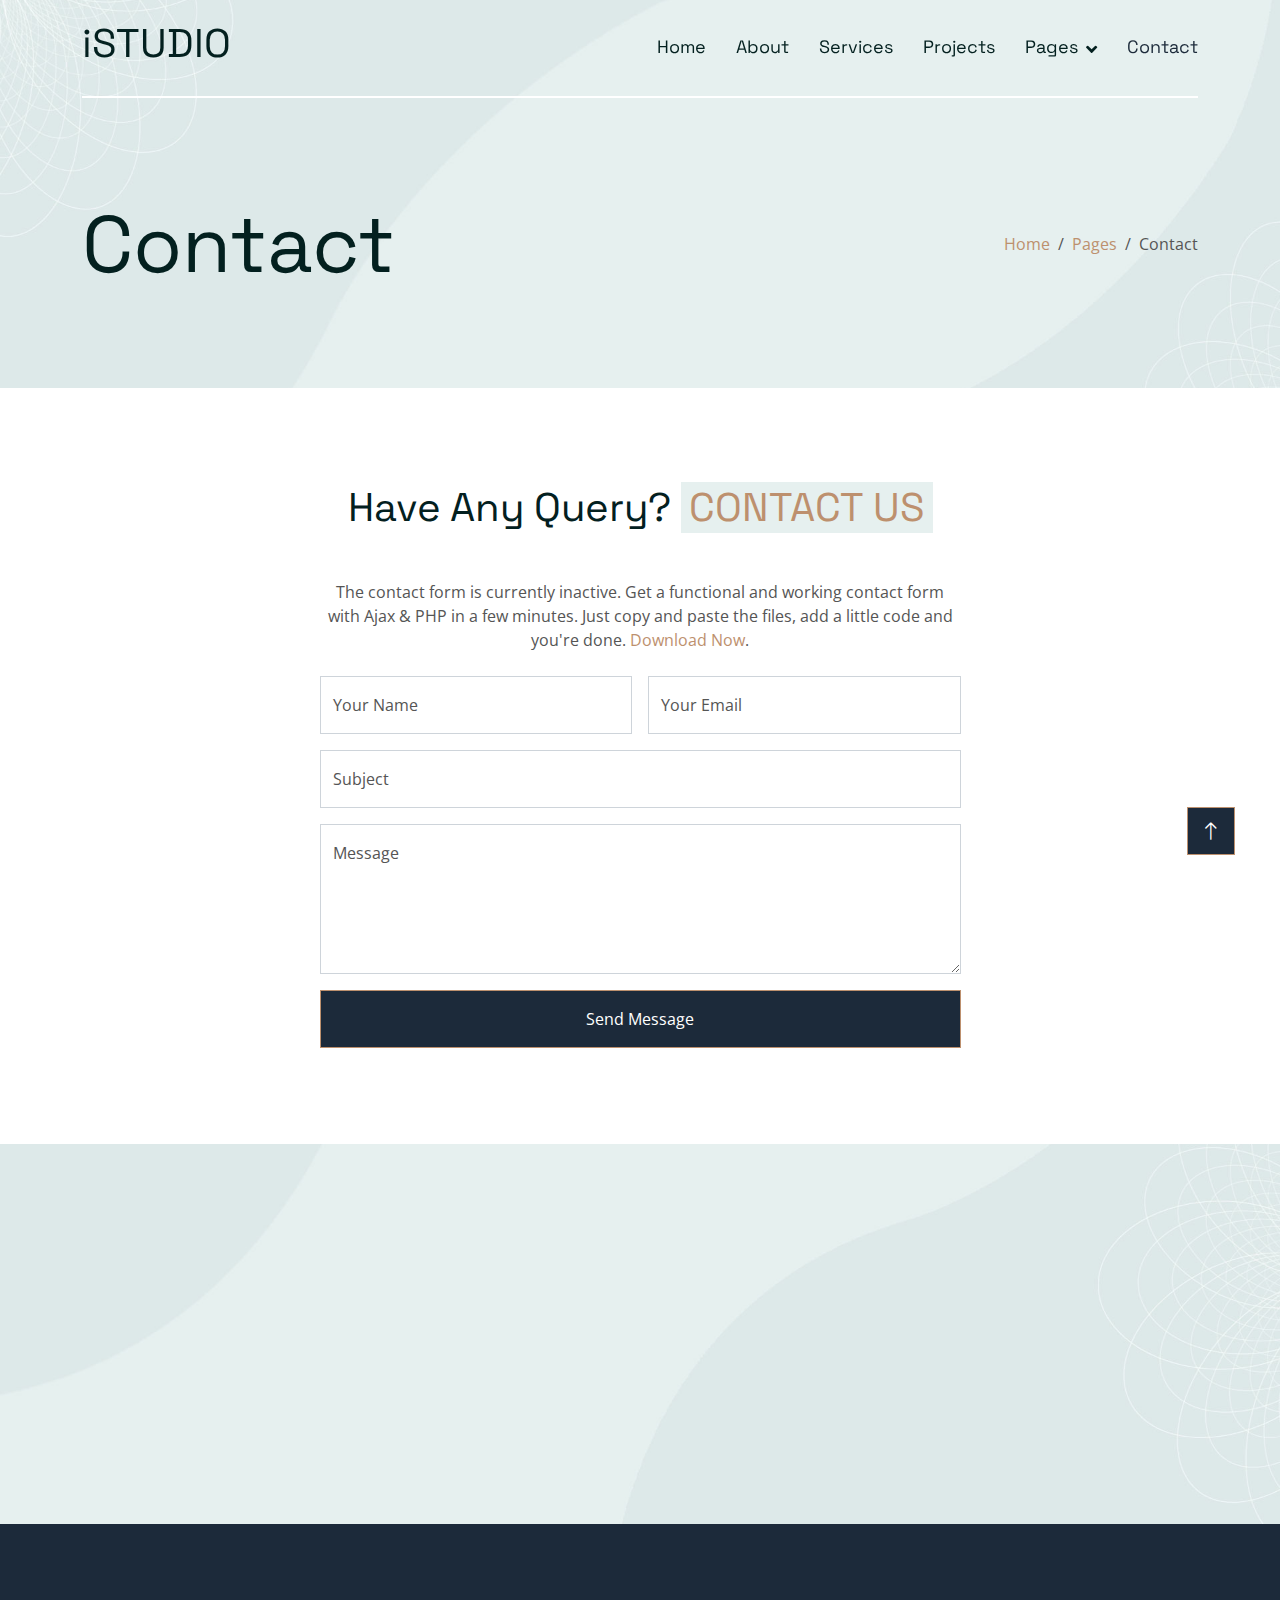
<file: temp-deployments/gst-by-hastec-test/contact.html>
<!DOCTYPE html>
<html lang="en">

<head>
    <meta charset="utf-8">
    <title>iSTUDIO - Interior Design Website Template Free</title>
    <meta content="width=device-width, initial-scale=1.0" name="viewport">
    <meta content="" name="keywords">
    <meta content="" name="description">

    <!-- Favicon -->
    <link href="img/favicon.ico" rel="icon">

    <!-- Google Web Fonts -->
    <link rel="preconnect" href="https://fonts.googleapis.com">
    <link rel="preconnect" href="https://fonts.gstatic.com" crossorigin>
    <link href="https://fonts.googleapis.com/css2?family=Open+Sans&family=Space+Grotesk&display=swap" rel="stylesheet">

    <!-- Icon Font Stylesheet -->
    <link href="https://cdnjs.cloudflare.com/ajax/libs/font-awesome/5.10.0/css/all.min.css" rel="stylesheet">
    <link href="https://cdn.jsdelivr.net/npm/bootstrap-icons@1.4.1/font/bootstrap-icons.css" rel="stylesheet">

    <!-- Libraries Stylesheet -->
    <link href="lib/animate/animate.min.css" rel="stylesheet">
    <link href="lib/owlcarousel/assets/owl.carousel.min.css" rel="stylesheet">

    <!-- Customized Bootstrap Stylesheet -->
    <link href="css/bootstrap.min.css" rel="stylesheet">

    <!-- Template Stylesheet -->
    <link href="css/style.css" rel="stylesheet">
</head>

<body>
    <!-- Spinner Start -->
    <div id="spinner"
        class="show bg-white position-fixed translate-middle w-100 vh-100 top-50 start-50 d-flex align-items-center justify-content-center">
        <div class="spinner-grow text-primary" style="width: 3rem; height: 3rem;" role="status">
            <span class="sr-only">Loading...</span>
        </div>
    </div>
    <!-- Spinner End -->


    <!-- Navbar Start -->
    <div class="container-fluid sticky-top">
        <div class="container">
            <nav class="navbar navbar-expand-lg navbar-light border-bottom border-2 border-white">
                <a href="index.html" class="navbar-brand">
                    <h1>iSTUDIO</h1>
                </a>
                <button type="button" class="navbar-toggler ms-auto me-0" data-bs-toggle="collapse"
                    data-bs-target="#navbarCollapse">
                    <span class="navbar-toggler-icon"></span>
                </button>
                <div class="collapse navbar-collapse" id="navbarCollapse">
                    <div class="navbar-nav ms-auto">
                        <a href="index.html" class="nav-item nav-link">Home</a>
                        <a href="about.html" class="nav-item nav-link">About</a>
                        <a href="service.html" class="nav-item nav-link">Services</a>
                        <a href="project.html" class="nav-item nav-link">Projects</a>
                        <div class="nav-item dropdown">
                            <a href="#!" class="nav-link dropdown-toggle" data-bs-toggle="dropdown">Pages</a>
                            <div class="dropdown-menu bg-light mt-2">
                                <a href="feature.html" class="dropdown-item">Features</a>
                                <a href="team.html" class="dropdown-item">Our Team</a>
                                <a href="testimonial.html" class="dropdown-item">Testimonial</a>
                                <a href="404.html" class="dropdown-item">404 Page</a>
                            </div>
                        </div>
                        <a href="contact.html" class="nav-item nav-link active">Contact</a>
                    </div>
                </div>
            </nav>
        </div>
    </div>
    <!-- Navbar End -->


    <!-- Hero Start -->
    <div class="container-fluid pb-5 bg-primary hero-header">
        <div class="container py-5">
            <div class="row g-3 align-items-center">
                <div class="col-lg-6 text-center text-lg-start">
                    <h1 class="display-1 mb-0 animated slideInLeft">Contact</h1>
                </div>
                <div class="col-lg-6 animated slideInRight">
                    <nav aria-label="breadcrumb">
                        <ol class="breadcrumb justify-content-center justify-content-lg-end mb-0">
                            <li class="breadcrumb-item"><a class="text-primary" href="#!">Home</a></li>
                            <li class="breadcrumb-item"><a class="text-primary" href="#!">Pages</a></li>
                            <li class="breadcrumb-item text-secondary active" aria-current="page">Contact</li>
                        </ol>
                    </nav>
                </div>
            </div>
        </div>
    </div>
    <!-- Hero End -->


    <!-- Contact Start -->
    <div class="container-fluid py-5">
        <div class="container py-5">
            <div class="text-center wow fadeIn" data-wow-delay="0.1s">
                <h1 class="mb-5">Have Any Query? <span class="text-uppercase text-primary bg-light px-2">Contact
                        Us</span></h1>
            </div>
            <div class="row justify-content-center">
                <div class="col-lg-7">
                    <p class="text-center mb-4">The contact form is currently inactive. Get a functional and working
                        contact form with Ajax & PHP in a few minutes. Just copy and paste the files, add a little code
                        and you're done. <a href="https://htmlcodex.com/contact-form">Download Now</a>.</p>
                    <div class="wow fadeIn" data-wow-delay="0.3s">
                        <form>
                            <div class="row g-3">
                                <div class="col-md-6">
                                    <div class="form-floating">
                                        <input type="text" class="form-control" id="name" placeholder="Your Name">
                                        <label for="name">Your Name</label>
                                    </div>
                                </div>
                                <div class="col-md-6">
                                    <div class="form-floating">
                                        <input type="email" class="form-control" id="email" placeholder="Your Email">
                                        <label for="email">Your Email</label>
                                    </div>
                                </div>
                                <div class="col-12">
                                    <div class="form-floating">
                                        <input type="text" class="form-control" id="subject" placeholder="Subject">
                                        <label for="subject">Subject</label>
                                    </div>
                                </div>
                                <div class="col-12">
                                    <div class="form-floating">
                                        <textarea class="form-control" placeholder="Leave a message here" id="message"
                                            style="height: 150px"></textarea>
                                        <label for="message">Message</label>
                                    </div>
                                </div>
                                <div class="col-12">
                                    <button class="btn btn-primary w-100 py-3" type="submit">Send Message</button>
                                </div>
                            </div>
                        </form>
                    </div>
                </div>
            </div>
        </div>
    </div>
    <!-- Contact End -->


    <!-- Newsletter Start -->
    <div class="container-fluid bg-primary newsletter p-0">
        <div class="container p-0">
            <div class="row g-0 align-items-center">
                <div class="col-md-5 ps-lg-0 text-start wow fadeIn" data-wow-delay="0.2s">
                    <img class="img-fluid w-100" src="img/newsletter.jpg" alt="">
                </div>
                <div class="col-md-7 py-5 newsletter-text wow fadeIn" data-wow-delay="0.5s">
                    <div class="p-5">
                        <h1 class="mb-5">Subscribe the <span
                                class="text-uppercase text-primary bg-white px-2">Newsletter</span></h1>
                        <div class="position-relative w-100 mb-2">
                            <input class="form-control border-0 w-100 ps-4 pe-5" type="text"
                                placeholder="Enter Your Email" style="height: 60px;">
                            <button type="button" class="btn shadow-none position-absolute top-0 end-0 mt-2 me-2"><i
                                    class="fa fa-paper-plane text-primary fs-4"></i></button>
                        </div>
                        <p class="mb-0">Diam sed sed dolor stet amet eirmod</p>
                    </div>
                </div>
            </div>
        </div>
    </div>
    <!-- Newsletter End -->


    <!-- Footer Start -->
    <div class="container-fluid bg-dark text-white-50 footer pt-5">
        <div class="container py-5">
            <div class="row g-5">
                <div class="col-md-6 col-lg-3 wow fadeIn" data-wow-delay="0.1s">
                    <a href="index.html" class="d-inline-block mb-3">
                        <h1 class="text-white">iSTUDIO</h1>
                    </a>
                    <p class="mb-0">Tempor erat elitr rebum at clita. Diam dolor diam ipsum et tempor sit. Aliqu diam
                        amet diam et eos labore. Clita erat ipsum et lorem et sit, sed stet no labore lorem sit. Sanctus
                        clita duo justo et tempor</p>
                </div>
                <div class="col-md-6 col-lg-3 wow fadeIn" data-wow-delay="0.3s">
                    <h5 class="text-white mb-4">Get In Touch</h5>
                    <p><i class="fa fa-map-marker-alt me-3"></i>123 Street, New York, USA</p>
                    <p><i class="fa fa-phone-alt me-3"></i>+012 345 67890</p>
                    <p><i class="fa fa-envelope me-3"></i>info@example.com</p>
                    <div class="d-flex pt-2">
                        <a class="btn btn-outline-primary btn-square border-2 me-2" href="#!"><i
                                class="fab fa-twitter"></i></a>
                        <a class="btn btn-outline-primary btn-square border-2 me-2" href="#!"><i
                                class="fab fa-facebook-f"></i></a>
                        <a class="btn btn-outline-primary btn-square border-2 me-2" href="#!"><i
                                class="fab fa-youtube"></i></a>
                        <a class="btn btn-outline-primary btn-square border-2 me-2" href="#!"><i
                                class="fab fa-instagram"></i></a>
                        <a class="btn btn-outline-primary btn-square border-2 me-2" href="#!"><i
                                class="fab fa-linkedin-in"></i></a>
                    </div>
                </div>
                <div class="col-md-6 col-lg-3 wow fadeIn" data-wow-delay="0.5s">
                    <h5 class="text-white mb-4">Popular Link</h5>
                    <a class="btn btn-link" href="#!">About Us</a>
                    <a class="btn btn-link" href="#!">Contact Us</a>
                    <a class="btn btn-link" href="#!">Privacy Policy</a>
                    <a class="btn btn-link" href="#!">Terms & Condition</a>
                    <a class="btn btn-link" href="#!">Career</a>
                </div>
                <div class="col-md-6 col-lg-3 wow fadeIn" data-wow-delay="0.7s">
                    <h5 class="text-white mb-4">Our Services</h5>
                    <a class="btn btn-link" href="#!">Interior Design</a>
                    <a class="btn btn-link" href="#!">Project Planning</a>
                    <a class="btn btn-link" href="#!">Renovation</a>
                    <a class="btn btn-link" href="#!">Implement</a>
                    <a class="btn btn-link" href="#!">Landscape Design</a>
                </div>
            </div>
        </div>
        <div class="container wow fadeIn" data-wow-delay="0.1s">
            <div class="copyright">
                <div class="row">
                    <div class="col-md-6 text-center text-md-start mb-3 mb-md-0">
                        &copy; <a class="border-bottom" href="#!">Your Site Name</a>, All Right Reserved.

                        <!--/*** This template is free as long as you keep the below author’s credit link/attribution link/backlink. ***/-->
                        <!--/*** If you'd like to use the template without the below author’s credit link/attribution link/backlink, ***/-->
                        <!--/*** you can purchase the Credit Removal License from "https://htmlcodex.com/credit-removal". ***/-->
                        Designed By <a class="border-bottom" href="https://htmlcodex.com">HTML Codex</a>. Distributed by
                        <a class="border-bottom" href="https://themewagon.com" target="_blank">ThemeWagon</a>
                    </div>
                    <div class="col-md-6 text-center text-md-end">
                        <div class="footer-menu">
                            <a href="#!">Home</a>
                            <a href="#!">Cookies</a>
                            <a href="#!">Help</a>
                            <a href="#!">FAQs</a>
                        </div>
                    </div>
                </div>
            </div>
        </div>
    </div>
    <!-- Footer End -->


    <!-- Back to Top -->
    <a href="#!" class="btn btn-lg btn-primary btn-lg-square back-to-top"><i class="bi bi-arrow-up"></i></a>


    <!-- JavaScript Libraries -->
    <script src="https://ajax.googleapis.com/ajax/libs/jquery/3.6.1/jquery.min.js"></script>
    <script src="https://cdn.jsdelivr.net/npm/bootstrap@5.0.0/dist/js/bootstrap.bundle.min.js"></script>
    <script src="lib/wow/wow.min.js"></script>
    <script src="lib/easing/easing.min.js"></script>
    <script src="lib/waypoints/waypoints.min.js"></script>
    <script src="lib/owlcarousel/owl.carousel.min.js"></script>

    <!-- Template Javascript -->
    <script src="js/main.js"></script>
</body>

</html>
</file>
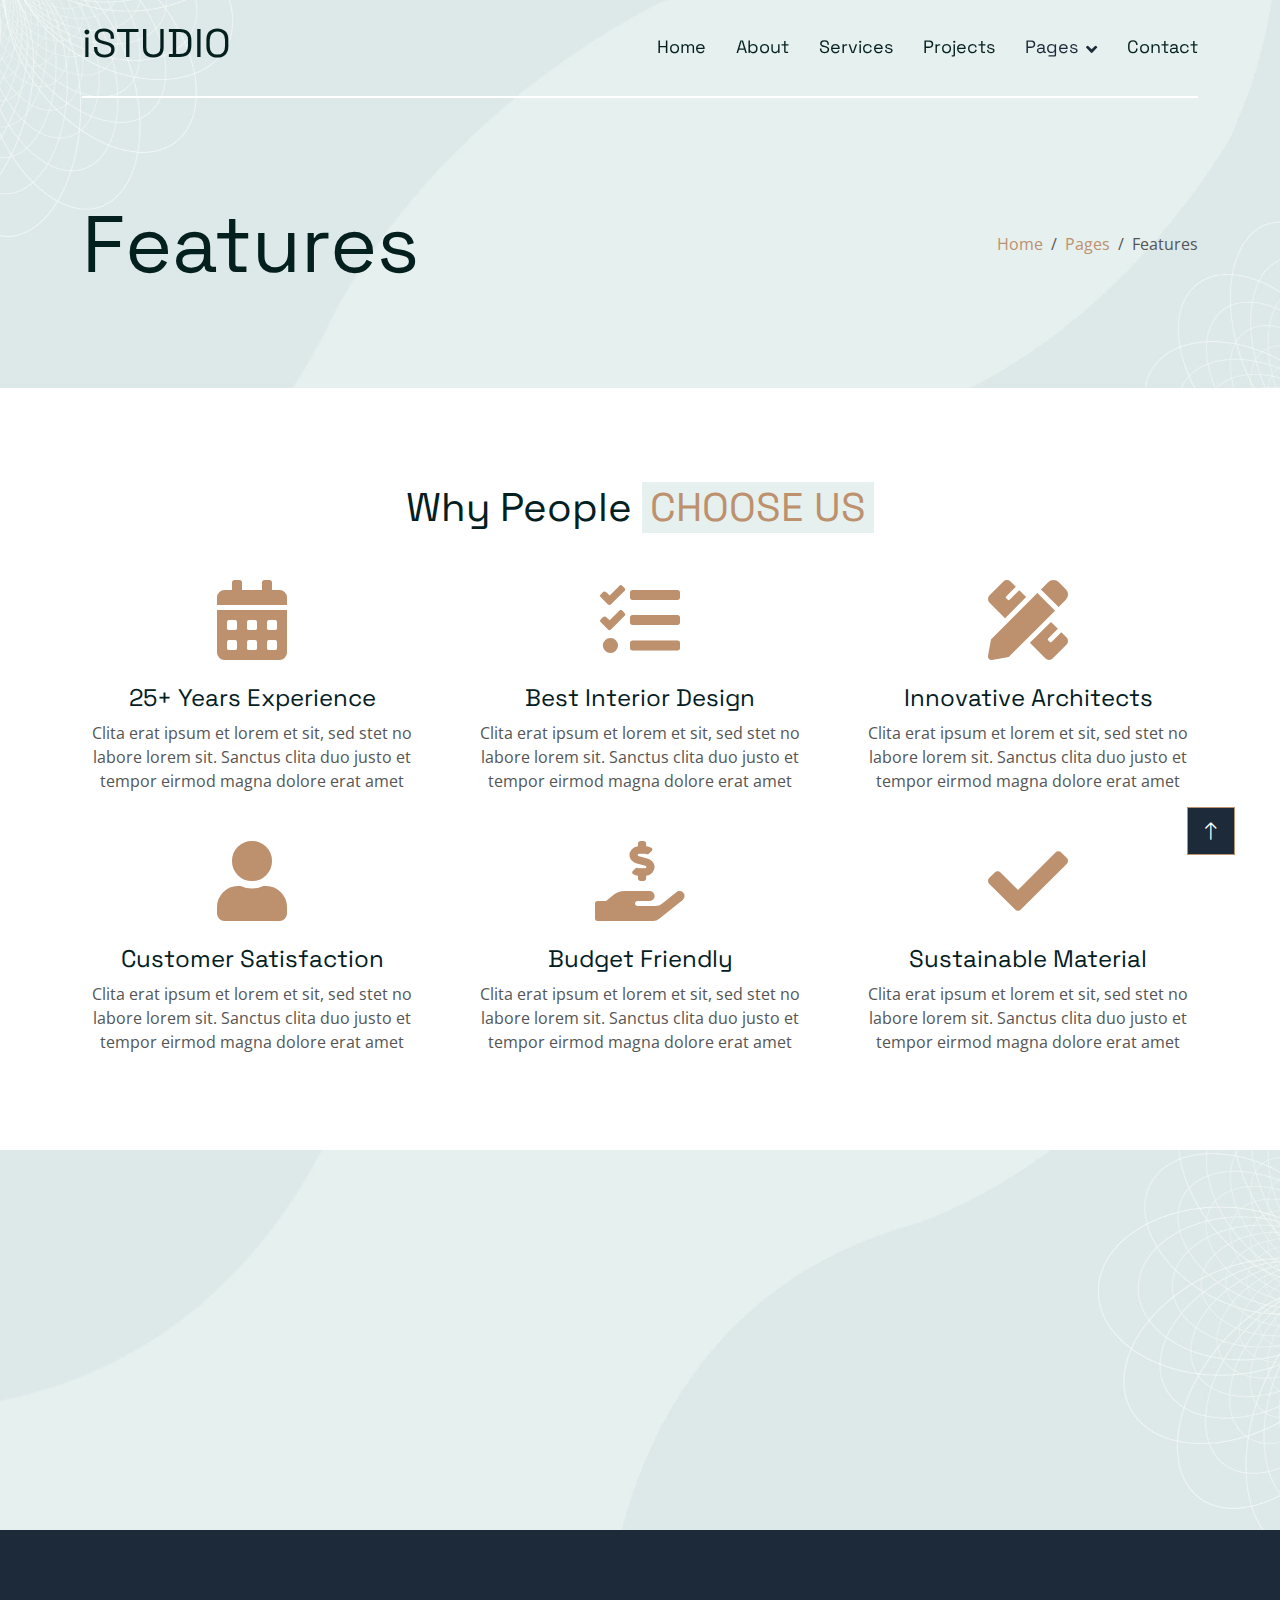
<file: temp-deployments/gst-by-hastec-test/feature.html>
<!DOCTYPE html>
<html lang="en">

<head>
    <meta charset="utf-8">
    <title>iSTUDIO - Interior Design Website Template Free</title>
    <meta content="width=device-width, initial-scale=1.0" name="viewport">
    <meta content="" name="keywords">
    <meta content="" name="description">

    <!-- Favicon -->
    <link href="img/favicon.ico" rel="icon">

    <!-- Google Web Fonts -->
    <link rel="preconnect" href="https://fonts.googleapis.com">
    <link rel="preconnect" href="https://fonts.gstatic.com" crossorigin>
    <link href="https://fonts.googleapis.com/css2?family=Open+Sans&family=Space+Grotesk&display=swap" rel="stylesheet">

    <!-- Icon Font Stylesheet -->
    <link href="https://cdnjs.cloudflare.com/ajax/libs/font-awesome/5.10.0/css/all.min.css" rel="stylesheet">
    <link href="https://cdn.jsdelivr.net/npm/bootstrap-icons@1.4.1/font/bootstrap-icons.css" rel="stylesheet">

    <!-- Libraries Stylesheet -->
    <link href="lib/animate/animate.min.css" rel="stylesheet">
    <link href="lib/owlcarousel/assets/owl.carousel.min.css" rel="stylesheet">

    <!-- Customized Bootstrap Stylesheet -->
    <link href="css/bootstrap.min.css" rel="stylesheet">

    <!-- Template Stylesheet -->
    <link href="css/style.css" rel="stylesheet">
</head>

<body>
    <!-- Spinner Start -->
    <div id="spinner"
        class="show bg-white position-fixed translate-middle w-100 vh-100 top-50 start-50 d-flex align-items-center justify-content-center">
        <div class="spinner-grow text-primary" style="width: 3rem; height: 3rem;" role="status">
            <span class="sr-only">Loading...</span>
        </div>
    </div>
    <!-- Spinner End -->


    <!-- Navbar Start -->
    <div class="container-fluid sticky-top">
        <div class="container">
            <nav class="navbar navbar-expand-lg navbar-light border-bottom border-2 border-white">
                <a href="index.html" class="navbar-brand">
                    <h1>iSTUDIO</h1>
                </a>
                <button type="button" class="navbar-toggler ms-auto me-0" data-bs-toggle="collapse"
                    data-bs-target="#navbarCollapse">
                    <span class="navbar-toggler-icon"></span>
                </button>
                <div class="collapse navbar-collapse" id="navbarCollapse">
                    <div class="navbar-nav ms-auto">
                        <a href="index.html" class="nav-item nav-link">Home</a>
                        <a href="about.html" class="nav-item nav-link">About</a>
                        <a href="service.html" class="nav-item nav-link">Services</a>
                        <a href="project.html" class="nav-item nav-link">Projects</a>
                        <div class="nav-item dropdown">
                            <a href="#!" class="nav-link dropdown-toggle active" data-bs-toggle="dropdown">Pages</a>
                            <div class="dropdown-menu bg-light mt-2">
                                <a href="feature.html" class="dropdown-item active">Features</a>
                                <a href="team.html" class="dropdown-item">Our Team</a>
                                <a href="testimonial.html" class="dropdown-item">Testimonial</a>
                                <a href="404.html" class="dropdown-item">404 Page</a>
                            </div>
                        </div>
                        <a href="contact.html" class="nav-item nav-link">Contact</a>
                    </div>
                </div>
            </nav>
        </div>
    </div>
    <!-- Navbar End -->


    <!-- Hero Start -->
    <div class="container-fluid pb-5 bg-primary hero-header">
        <div class="container py-5">
            <div class="row g-3 align-items-center">
                <div class="col-lg-6 text-center text-lg-start">
                    <h1 class="display-1 mb-0 animated slideInLeft">Features</h1>
                </div>
                <div class="col-lg-6 animated slideInRight">
                    <nav aria-label="breadcrumb">
                        <ol class="breadcrumb justify-content-center justify-content-lg-end mb-0">
                            <li class="breadcrumb-item"><a class="text-primary" href="#!">Home</a></li>
                            <li class="breadcrumb-item"><a class="text-primary" href="#!">Pages</a></li>
                            <li class="breadcrumb-item text-secondary active" aria-current="page">Features</li>
                        </ol>
                    </nav>
                </div>
            </div>
        </div>
    </div>
    <!-- Hero End -->


    <!-- Feature Start -->
    <div class="container-fluid py-5">
        <div class="container py-5">
            <div class="text-center wow fadeIn" data-wow-delay="0.1s">
                <h1 class="mb-5">Why People <span class="text-uppercase text-primary bg-light px-2">Choose Us</span>
                </h1>
            </div>
            <div class="row g-5 align-items-center text-center">
                <div class="col-md-6 col-lg-4 wow fadeIn" data-wow-delay="0.1s">
                    <i class="fa fa-calendar-alt fa-5x text-primary mb-4"></i>
                    <h4>25+ Years Experience</h4>
                    <p class="mb-0">Clita erat ipsum et lorem et sit, sed stet no labore lorem sit. Sanctus clita duo
                        justo et tempor eirmod magna dolore erat amet</p>
                </div>
                <div class="col-md-6 col-lg-4 wow fadeIn" data-wow-delay="0.3s">
                    <i class="fa fa-tasks fa-5x text-primary mb-4"></i>
                    <h4>Best Interior Design</h4>
                    <p class="mb-0">Clita erat ipsum et lorem et sit, sed stet no labore lorem sit. Sanctus clita duo
                        justo et tempor eirmod magna dolore erat amet</p>
                </div>
                <div class="col-md-6 col-lg-4 wow fadeIn" data-wow-delay="0.5s">
                    <i class="fa fa-pencil-ruler fa-5x text-primary mb-4"></i>
                    <h4>Innovative Architects</h4>
                    <p class="mb-0">Clita erat ipsum et lorem et sit, sed stet no labore lorem sit. Sanctus clita duo
                        justo et tempor eirmod magna dolore erat amet</p>
                </div>
                <div class="col-md-6 col-lg-4 wow fadeIn" data-wow-delay="0.1s">
                    <i class="fa fa-user fa-5x text-primary mb-4"></i>
                    <h4>Customer Satisfaction</h4>
                    <p class="mb-0">Clita erat ipsum et lorem et sit, sed stet no labore lorem sit. Sanctus clita duo
                        justo et tempor eirmod magna dolore erat amet</p>
                </div>
                <div class="col-md-6 col-lg-4 wow fadeIn" data-wow-delay="0.3s">
                    <i class="fa fa-hand-holding-usd fa-5x text-primary mb-4"></i>
                    <h4>Budget Friendly</h4>
                    <p class="mb-0">Clita erat ipsum et lorem et sit, sed stet no labore lorem sit. Sanctus clita duo
                        justo et tempor eirmod magna dolore erat amet</p>
                </div>
                <div class="col-md-6 col-lg-4 wow fadeIn" data-wow-delay="0.5s">
                    <i class="fa fa-check fa-5x text-primary mb-4"></i>
                    <h4>Sustainable Material</h4>
                    <p class="mb-0">Clita erat ipsum et lorem et sit, sed stet no labore lorem sit. Sanctus clita duo
                        justo et tempor eirmod magna dolore erat amet</p>
                </div>
            </div>
        </div>
    </div>
    <!-- Feature End -->


    <!-- Newsletter Start -->
    <div class="container-fluid bg-primary newsletter p-0">
        <div class="container p-0">
            <div class="row g-0 align-items-center">
                <div class="col-md-5 ps-lg-0 text-start wow fadeIn" data-wow-delay="0.2s">
                    <img class="img-fluid w-100" src="img/newsletter.jpg" alt="">
                </div>
                <div class="col-md-7 py-5 newsletter-text wow fadeIn" data-wow-delay="0.5s">
                    <div class="p-5">
                        <h1 class="mb-5">Subscribe the <span
                                class="text-uppercase text-primary bg-white px-2">Newsletter</span></h1>
                        <div class="position-relative w-100 mb-2">
                            <input class="form-control border-0 w-100 ps-4 pe-5" type="text"
                                placeholder="Enter Your Email" style="height: 60px;">
                            <button type="button" class="btn shadow-none position-absolute top-0 end-0 mt-2 me-2"><i
                                    class="fa fa-paper-plane text-primary fs-4"></i></button>
                        </div>
                        <p class="mb-0">Diam sed sed dolor stet amet eirmod</p>
                    </div>
                </div>
            </div>
        </div>
    </div>
    <!-- Newsletter End -->


    <!-- Footer Start -->
    <div class="container-fluid bg-dark text-white-50 footer pt-5">
        <div class="container py-5">
            <div class="row g-5">
                <div class="col-md-6 col-lg-3 wow fadeIn" data-wow-delay="0.1s">
                    <a href="index.html" class="d-inline-block mb-3">
                        <h1 class="text-white">iSTUDIO</h1>
                    </a>
                    <p class="mb-0">Tempor erat elitr rebum at clita. Diam dolor diam ipsum et tempor sit. Aliqu diam
                        amet diam et eos labore. Clita erat ipsum et lorem et sit, sed stet no labore lorem sit. Sanctus
                        clita duo justo et tempor</p>
                </div>
                <div class="col-md-6 col-lg-3 wow fadeIn" data-wow-delay="0.3s">
                    <h5 class="text-white mb-4">Get In Touch</h5>
                    <p><i class="fa fa-map-marker-alt me-3"></i>123 Street, New York, USA</p>
                    <p><i class="fa fa-phone-alt me-3"></i>+012 345 67890</p>
                    <p><i class="fa fa-envelope me-3"></i>info@example.com</p>
                    <div class="d-flex pt-2">
                        <a class="btn btn-outline-primary btn-square border-2 me-2" href="#!"><i
                                class="fab fa-twitter"></i></a>
                        <a class="btn btn-outline-primary btn-square border-2 me-2" href="#!"><i
                                class="fab fa-facebook-f"></i></a>
                        <a class="btn btn-outline-primary btn-square border-2 me-2" href="#!"><i
                                class="fab fa-youtube"></i></a>
                        <a class="btn btn-outline-primary btn-square border-2 me-2" href="#!"><i
                                class="fab fa-instagram"></i></a>
                        <a class="btn btn-outline-primary btn-square border-2 me-2" href="#!"><i
                                class="fab fa-linkedin-in"></i></a>
                    </div>
                </div>
                <div class="col-md-6 col-lg-3 wow fadeIn" data-wow-delay="0.5s">
                    <h5 class="text-white mb-4">Popular Link</h5>
                    <a class="btn btn-link" href="#!">About Us</a>
                    <a class="btn btn-link" href="#!">Contact Us</a>
                    <a class="btn btn-link" href="#!">Privacy Policy</a>
                    <a class="btn btn-link" href="#!">Terms & Condition</a>
                    <a class="btn btn-link" href="#!">Career</a>
                </div>
                <div class="col-md-6 col-lg-3 wow fadeIn" data-wow-delay="0.7s">
                    <h5 class="text-white mb-4">Our Services</h5>
                    <a class="btn btn-link" href="#!">Interior Design</a>
                    <a class="btn btn-link" href="#!">Project Planning</a>
                    <a class="btn btn-link" href="#!">Renovation</a>
                    <a class="btn btn-link" href="#!">Implement</a>
                    <a class="btn btn-link" href="#!">Landscape Design</a>
                </div>
            </div>
        </div>
        <div class="container wow fadeIn" data-wow-delay="0.1s">
            <div class="copyright">
                <div class="row">
                    <div class="col-md-6 text-center text-md-start mb-3 mb-md-0">
                        &copy; <a class="border-bottom" href="#!">Your Site Name</a>, All Right Reserved.

                        <!--/*** This template is free as long as you keep the below author’s credit link/attribution link/backlink. ***/-->
                        <!--/*** If you'd like to use the template without the below author’s credit link/attribution link/backlink, ***/-->
                        <!--/*** you can purchase the Credit Removal License from "https://htmlcodex.com/credit-removal". ***/-->
                        Designed By <a class="border-bottom" href="https://htmlcodex.com">HTML Codex</a>. Distributed by
                        <a class="border-bottom" href="https://themewagon.com" target="_blank">ThemeWagon</a>
                    </div>
                    <div class="col-md-6 text-center text-md-end">
                        <div class="footer-menu">
                            <a href="#!">Home</a>
                            <a href="#!">Cookies</a>
                            <a href="#!">Help</a>
                            <a href="#!">FAQs</a>
                        </div>
                    </div>
                </div>
            </div>
        </div>
    </div>
    <!-- Footer End -->


    <!-- Back to Top -->
    <a href="#!" class="btn btn-lg btn-primary btn-lg-square back-to-top"><i class="bi bi-arrow-up"></i></a>


    <!-- JavaScript Libraries -->
    <script src="https://ajax.googleapis.com/ajax/libs/jquery/3.6.1/jquery.min.js"></script>
    <script src="https://cdn.jsdelivr.net/npm/bootstrap@5.0.0/dist/js/bootstrap.bundle.min.js"></script>
    <script src="lib/wow/wow.min.js"></script>
    <script src="lib/easing/easing.min.js"></script>
    <script src="lib/waypoints/waypoints.min.js"></script>
    <script src="lib/owlcarousel/owl.carousel.min.js"></script>

    <!-- Template Javascript -->
    <script src="js/main.js"></script>
</body>

</html>
</file>
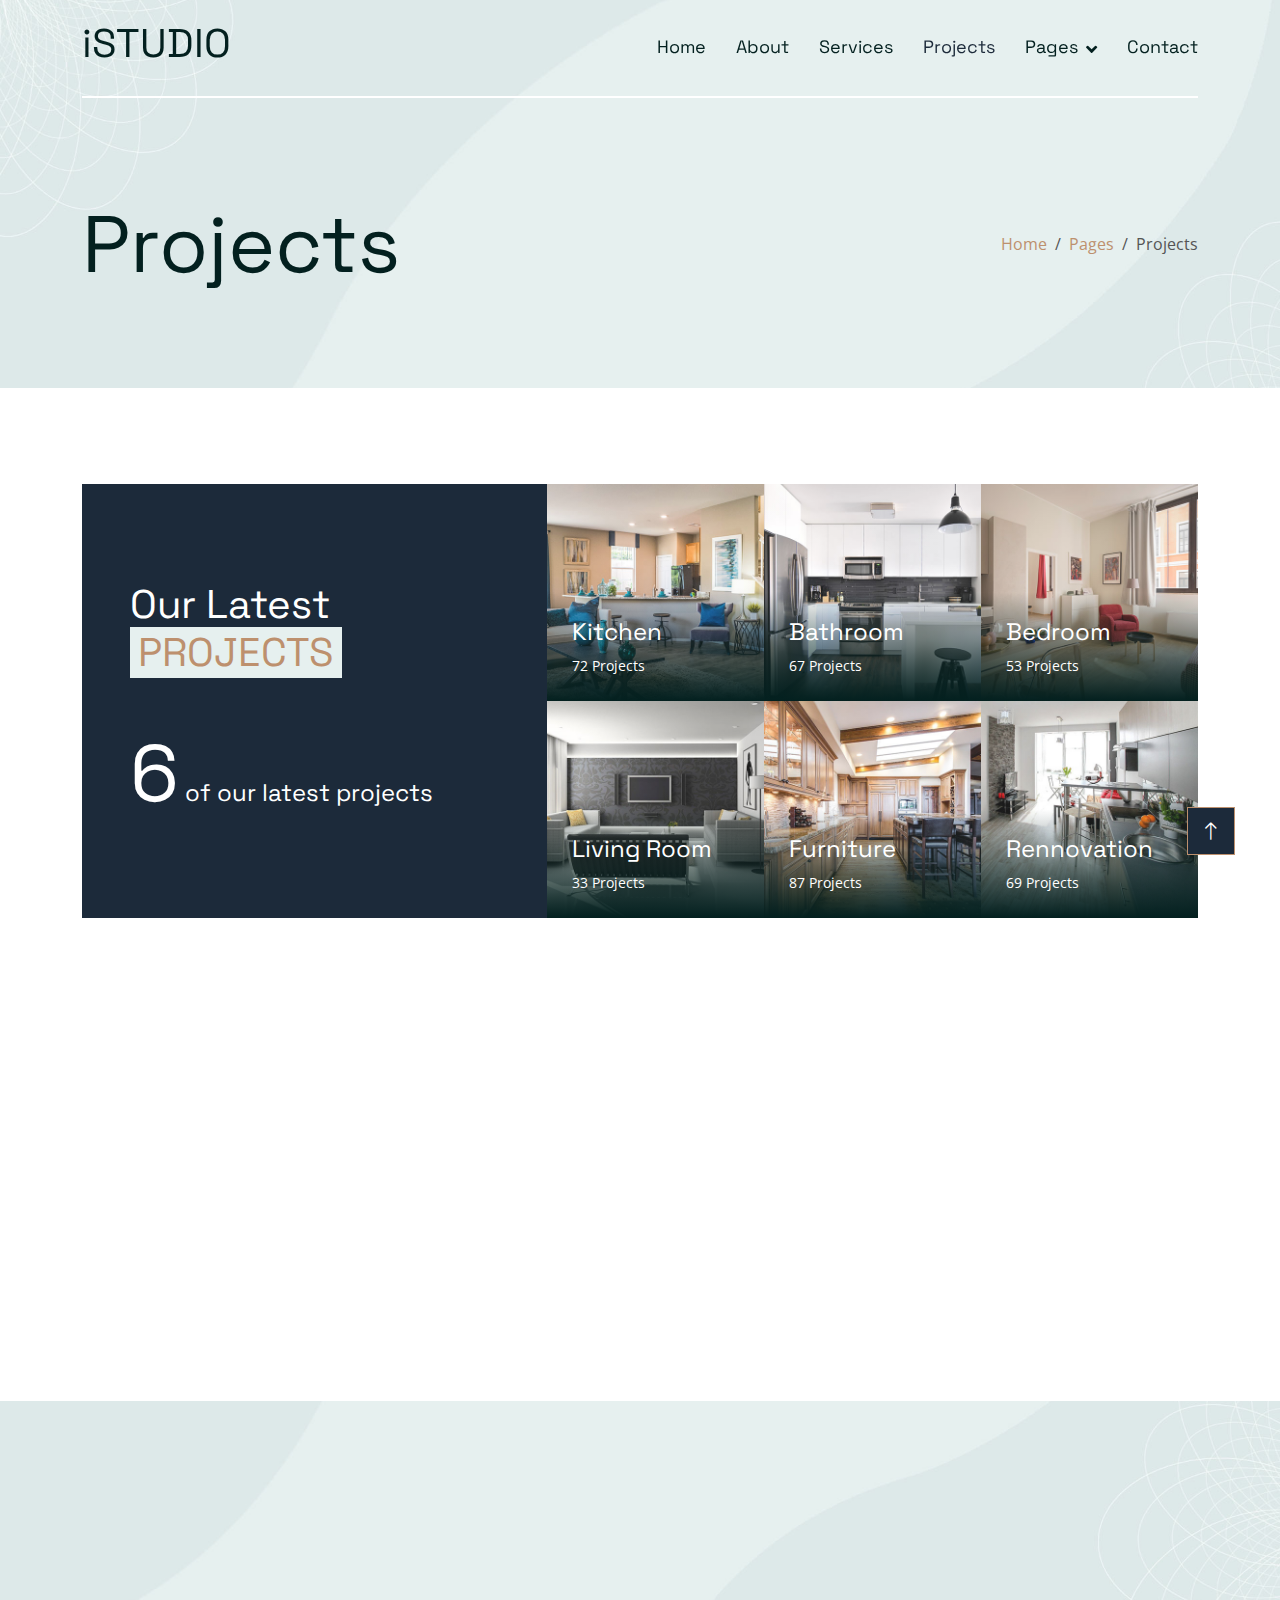
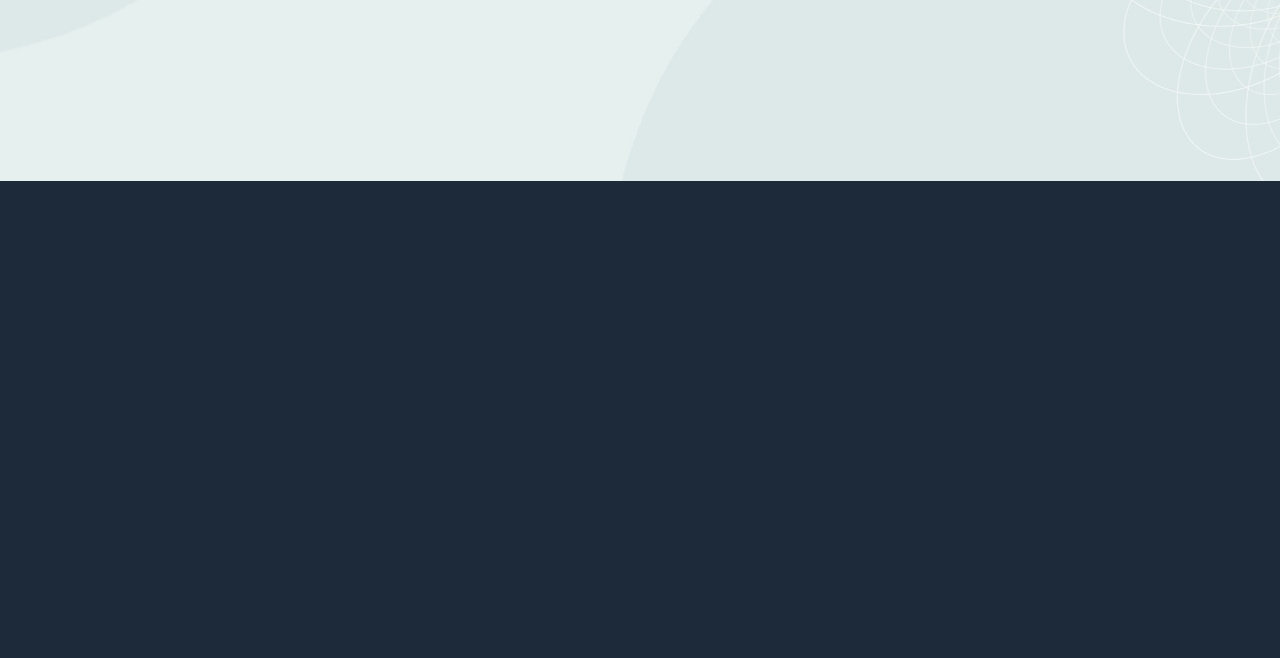
<file: temp-deployments/gst-by-hastec-test/project.html>
<!DOCTYPE html>
<html lang="en">

<head>
    <meta charset="utf-8">
    <title>iSTUDIO - Interior Design Website Template Free</title>
    <meta content="width=device-width, initial-scale=1.0" name="viewport">
    <meta content="" name="keywords">
    <meta content="" name="description">

    <!-- Favicon -->
    <link href="img/favicon.ico" rel="icon">

    <!-- Google Web Fonts -->
    <link rel="preconnect" href="https://fonts.googleapis.com">
    <link rel="preconnect" href="https://fonts.gstatic.com" crossorigin>
    <link href="https://fonts.googleapis.com/css2?family=Open+Sans&family=Space+Grotesk&display=swap" rel="stylesheet">

    <!-- Icon Font Stylesheet -->
    <link href="https://cdnjs.cloudflare.com/ajax/libs/font-awesome/5.10.0/css/all.min.css" rel="stylesheet">
    <link href="https://cdn.jsdelivr.net/npm/bootstrap-icons@1.4.1/font/bootstrap-icons.css" rel="stylesheet">

    <!-- Libraries Stylesheet -->
    <link href="lib/animate/animate.min.css" rel="stylesheet">
    <link href="lib/owlcarousel/assets/owl.carousel.min.css" rel="stylesheet">

    <!-- Customized Bootstrap Stylesheet -->
    <link href="css/bootstrap.min.css" rel="stylesheet">

    <!-- Template Stylesheet -->
    <link href="css/style.css" rel="stylesheet">
</head>

<body>
    <!-- Spinner Start -->
    <div id="spinner"
        class="show bg-white position-fixed translate-middle w-100 vh-100 top-50 start-50 d-flex align-items-center justify-content-center">
        <div class="spinner-grow text-primary" style="width: 3rem; height: 3rem;" role="status">
            <span class="sr-only">Loading...</span>
        </div>
    </div>
    <!-- Spinner End -->


    <!-- Navbar Start -->
    <div class="container-fluid sticky-top">
        <div class="container">
            <nav class="navbar navbar-expand-lg navbar-light border-bottom border-2 border-white">
                <a href="index.html" class="navbar-brand">
                    <h1>iSTUDIO</h1>
                </a>
                <button type="button" class="navbar-toggler ms-auto me-0" data-bs-toggle="collapse"
                    data-bs-target="#navbarCollapse">
                    <span class="navbar-toggler-icon"></span>
                </button>
                <div class="collapse navbar-collapse" id="navbarCollapse">
                    <div class="navbar-nav ms-auto">
                        <a href="index.html" class="nav-item nav-link">Home</a>
                        <a href="about.html" class="nav-item nav-link">About</a>
                        <a href="service.html" class="nav-item nav-link">Services</a>
                        <a href="project.html" class="nav-item nav-link active">Projects</a>
                        <div class="nav-item dropdown">
                            <a href="#!" class="nav-link dropdown-toggle" data-bs-toggle="dropdown">Pages</a>
                            <div class="dropdown-menu bg-light mt-2">
                                <a href="feature.html" class="dropdown-item">Features</a>
                                <a href="team.html" class="dropdown-item">Our Team</a>
                                <a href="testimonial.html" class="dropdown-item">Testimonial</a>
                                <a href="404.html" class="dropdown-item">404 Page</a>
                            </div>
                        </div>
                        <a href="contact.html" class="nav-item nav-link">Contact</a>
                    </div>
                </div>
            </nav>
        </div>
    </div>
    <!-- Navbar End -->


    <!-- Hero Start -->
    <div class="container-fluid pb-5 bg-primary hero-header">
        <div class="container py-5">
            <div class="row g-3 align-items-center">
                <div class="col-lg-6 text-center text-lg-start">
                    <h1 class="display-1 mb-0 animated slideInLeft">Projects</h1>
                </div>
                <div class="col-lg-6 animated slideInRight">
                    <nav aria-label="breadcrumb">
                        <ol class="breadcrumb justify-content-center justify-content-lg-end mb-0">
                            <li class="breadcrumb-item"><a class="text-primary" href="#!">Home</a></li>
                            <li class="breadcrumb-item"><a class="text-primary" href="#!">Pages</a></li>
                            <li class="breadcrumb-item text-secondary active" aria-current="page">Projects</li>
                        </ol>
                    </nav>
                </div>
            </div>
        </div>
    </div>
    <!-- Hero End -->


    <!-- Project Start -->
    <div class="container-fluid py-5">
        <div class="container py-5">
            <div class="row g-0">
                <div class="col-lg-5 wow fadeIn" data-wow-delay="0.1s">
                    <div class="d-flex flex-column justify-content-center bg-primary h-100 p-5">
                        <h1 class="text-white mb-5">Our Latest <span
                                class="text-uppercase text-primary bg-light px-2">Projects</span></h1>
                        <h4 class="text-white mb-0"><span class="display-1">6</span> of our latest projects</h4>
                    </div>
                </div>
                <div class="col-lg-7">
                    <div class="row g-0">
                        <div class="col-md-6 col-lg-4 wow fadeIn" data-wow-delay="0.2s">
                            <div class="project-item position-relative overflow-hidden">
                                <img class="img-fluid w-100" src="img/project-1.jpg" alt="">
                                <a class="project-overlay text-decoration-none" href="#!">
                                    <h4 class="text-white">Kitchen</h4>
                                    <small class="text-white">72 Projects</small>
                                </a>
                            </div>
                        </div>
                        <div class="col-md-6 col-lg-4 wow fadeIn" data-wow-delay="0.3s">
                            <div class="project-item position-relative overflow-hidden">
                                <img class="img-fluid w-100" src="img/project-2.jpg" alt="">
                                <a class="project-overlay text-decoration-none" href="#!">
                                    <h4 class="text-white">Bathroom</h4>
                                    <small class="text-white">67 Projects</small>
                                </a>
                            </div>
                        </div>
                        <div class="col-md-6 col-lg-4 wow fadeIn" data-wow-delay="0.4s">
                            <div class="project-item position-relative overflow-hidden">
                                <img class="img-fluid w-100" src="img/project-3.jpg" alt="">
                                <a class="project-overlay text-decoration-none" href="#!">
                                    <h4 class="text-white">Bedroom</h4>
                                    <small class="text-white">53 Projects</small>
                                </a>
                            </div>
                        </div>
                        <div class="col-md-6 col-lg-4 wow fadeIn" data-wow-delay="0.5s">
                            <div class="project-item position-relative overflow-hidden">
                                <img class="img-fluid w-100" src="img/project-4.jpg" alt="">
                                <a class="project-overlay text-decoration-none" href="#!">
                                    <h4 class="text-white">Living Room</h4>
                                    <small class="text-white">33 Projects</small>
                                </a>
                            </div>
                        </div>
                        <div class="col-md-6 col-lg-4 wow fadeIn" data-wow-delay="0.6s">
                            <div class="project-item position-relative overflow-hidden">
                                <img class="img-fluid w-100" src="img/project-5.jpg" alt="">
                                <a class="project-overlay text-decoration-none" href="#!">
                                    <h4 class="text-white">Furniture</h4>
                                    <small class="text-white">87 Projects</small>
                                </a>
                            </div>
                        </div>
                        <div class="col-md-6 col-lg-4 wow fadeIn" data-wow-delay="0.7s">
                            <div class="project-item position-relative overflow-hidden">
                                <img class="img-fluid w-100" src="img/project-6.jpg" alt="">
                                <a class="project-overlay text-decoration-none" href="#!">
                                    <h4 class="text-white">Rennovation</h4>
                                    <small class="text-white">69 Projects</small>
                                </a>
                            </div>
                        </div>
                    </div>
                </div>
            </div>
        </div>
    </div>
    <!-- Project End -->


    <!-- Testimonial Start -->
    <div class="container-xxl pb-5">
        <div class="container pb-5">
            <div class="row justify-content-center">
                <div class="col-md-12 col-lg-9">
                    <div class="owl-carousel testimonial-carousel wow fadeIn" data-wow-delay="0.2s">
                        <div class="testimonial-item">
                            <div class="row g-5 align-items-center">
                                <div class="col-md-6">
                                    <div class="testimonial-img">
                                        <img class="img-fluid" src="img/testimonial-1.jpg" alt="">
                                    </div>
                                </div>
                                <div class="col-md-6">
                                    <div class="testimonial-text pb-5 pb-md-0">
                                        <h3>Sustainable Material</h3>
                                        <p>Aliqu diam amet diam et eos labore. Clita erat ipsum et lorem et sit, sed
                                            stet no labore lorem sit. Sanctus clita duo justo et tempor eirmod magna
                                            dolore erat
                                            amet</p>
                                        <h5 class="mb-0">Boris Johnson</h5>
                                    </div>
                                </div>
                            </div>
                        </div>
                        <div class="testimonial-item">
                            <div class="row g-5 align-items-center">
                                <div class="col-md-6">
                                    <div class="testimonial-img">
                                        <img class="img-fluid" src="img/testimonial-2.jpg" alt="">
                                    </div>
                                </div>
                                <div class="col-md-6">
                                    <div class="testimonial-text pb-5 pb-md-0">
                                        <h3>Customer Satisfaction</h3>
                                        <p>Clita erat ipsum et lorem et sit, sed
                                            stet no labore lorem sit. Sanctus clita duo justo et tempor eirmod magna
                                            dolore erat
                                            amet</p>
                                        <h5 class="mb-0">Alexander Bell</h5>
                                    </div>
                                </div>
                            </div>
                        </div>
                        <div class="testimonial-item">
                            <div class="row g-5 align-items-center">
                                <div class="col-md-6">
                                    <div class="testimonial-img">
                                        <img class="img-fluid" src="img/testimonial-3.jpg" alt="">
                                    </div>
                                </div>
                                <div class="col-md-6">
                                    <div class="testimonial-text pb-5 pb-md-0">
                                        <h3>Budget Friendly</h3>
                                        <p>Diam amet diam et eos labore. Clita erat ipsum et lorem et sit, sed
                                            stet no labore lorem sit. Sanctus clita duo justo et tempor eirmod magna
                                            dolore erat
                                            amet</p>
                                        <h5 class="mb-0">Bradley Gordon</h5>
                                    </div>
                                </div>
                            </div>
                        </div>
                    </div>
                </div>
            </div>
        </div>
    </div>
    <!-- Testimonial End -->


    <!-- Newsletter Start -->
    <div class="container-fluid bg-primary newsletter p-0">
        <div class="container p-0">
            <div class="row g-0 align-items-center">
                <div class="col-md-5 ps-lg-0 text-start wow fadeIn" data-wow-delay="0.2s">
                    <img class="img-fluid w-100" src="img/newsletter.jpg" alt="">
                </div>
                <div class="col-md-7 py-5 newsletter-text wow fadeIn" data-wow-delay="0.5s">
                    <div class="p-5">
                        <h1 class="mb-5">Subscribe the <span
                                class="text-uppercase text-primary bg-white px-2">Newsletter</span></h1>
                        <div class="position-relative w-100 mb-2">
                            <input class="form-control border-0 w-100 ps-4 pe-5" type="text"
                                placeholder="Enter Your Email" style="height: 60px;">
                            <button type="button" class="btn shadow-none position-absolute top-0 end-0 mt-2 me-2"><i
                                    class="fa fa-paper-plane text-primary fs-4"></i></button>
                        </div>
                        <p class="mb-0">Diam sed sed dolor stet amet eirmod</p>
                    </div>
                </div>
            </div>
        </div>
    </div>
    <!-- Newsletter End -->


    <!-- Footer Start -->
    <div class="container-fluid bg-dark text-white-50 footer pt-5">
        <div class="container py-5">
            <div class="row g-5">
                <div class="col-md-6 col-lg-3 wow fadeIn" data-wow-delay="0.1s">
                    <a href="index.html" class="d-inline-block mb-3">
                        <h1 class="text-white">iSTUDIO</h1>
                    </a>
                    <p class="mb-0">Tempor erat elitr rebum at clita. Diam dolor diam ipsum et tempor sit. Aliqu diam
                        amet diam et eos labore. Clita erat ipsum et lorem et sit, sed stet no labore lorem sit. Sanctus
                        clita duo justo et tempor</p>
                </div>
                <div class="col-md-6 col-lg-3 wow fadeIn" data-wow-delay="0.3s">
                    <h5 class="text-white mb-4">Get In Touch</h5>
                    <p><i class="fa fa-map-marker-alt me-3"></i>123 Street, New York, USA</p>
                    <p><i class="fa fa-phone-alt me-3"></i>+012 345 67890</p>
                    <p><i class="fa fa-envelope me-3"></i>info@example.com</p>
                    <div class="d-flex pt-2">
                        <a class="btn btn-outline-primary btn-square border-2 me-2" href="#!"><i
                                class="fab fa-twitter"></i></a>
                        <a class="btn btn-outline-primary btn-square border-2 me-2" href="#!"><i
                                class="fab fa-facebook-f"></i></a>
                        <a class="btn btn-outline-primary btn-square border-2 me-2" href="#!"><i
                                class="fab fa-youtube"></i></a>
                        <a class="btn btn-outline-primary btn-square border-2 me-2" href="#!"><i
                                class="fab fa-instagram"></i></a>
                        <a class="btn btn-outline-primary btn-square border-2 me-2" href="#!"><i
                                class="fab fa-linkedin-in"></i></a>
                    </div>
                </div>
                <div class="col-md-6 col-lg-3 wow fadeIn" data-wow-delay="0.5s">
                    <h5 class="text-white mb-4">Popular Link</h5>
                    <a class="btn btn-link" href="#!">About Us</a>
                    <a class="btn btn-link" href="#!">Contact Us</a>
                    <a class="btn btn-link" href="#!">Privacy Policy</a>
                    <a class="btn btn-link" href="#!">Terms & Condition</a>
                    <a class="btn btn-link" href="#!">Career</a>
                </div>
                <div class="col-md-6 col-lg-3 wow fadeIn" data-wow-delay="0.7s">
                    <h5 class="text-white mb-4">Our Services</h5>
                    <a class="btn btn-link" href="#!">Interior Design</a>
                    <a class="btn btn-link" href="#!">Project Planning</a>
                    <a class="btn btn-link" href="#!">Renovation</a>
                    <a class="btn btn-link" href="#!">Implement</a>
                    <a class="btn btn-link" href="#!">Landscape Design</a>
                </div>
            </div>
        </div>
        <div class="container wow fadeIn" data-wow-delay="0.1s">
            <div class="copyright">
                <div class="row">
                    <div class="col-md-6 text-center text-md-start mb-3 mb-md-0">
                        &copy; <a class="border-bottom" href="#!">Your Site Name</a>, All Right Reserved.

                        <!--/*** This template is free as long as you keep the below author’s credit link/attribution link/backlink. ***/-->
                        <!--/*** If you'd like to use the template without the below author’s credit link/attribution link/backlink, ***/-->
                        <!--/*** you can purchase the Credit Removal License from "https://htmlcodex.com/credit-removal". ***/-->
                        Designed By <a class="border-bottom" href="https://htmlcodex.com">HTML Codex</a>. Distributed by
                        <a class="border-bottom" href="https://themewagon.com" target="_blank">ThemeWagon</a>
                    </div>
                    <div class="col-md-6 text-center text-md-end">
                        <div class="footer-menu">
                            <a href="#!">Home</a>
                            <a href="#!">Cookies</a>
                            <a href="#!">Help</a>
                            <a href="#!">FAQs</a>
                        </div>
                    </div>
                </div>
            </div>
        </div>
    </div>
    <!-- Footer End -->


    <!-- Back to Top -->
    <a href="#!" class="btn btn-lg btn-primary btn-lg-square back-to-top"><i class="bi bi-arrow-up"></i></a>


    <!-- JavaScript Libraries -->
    <script src="https://ajax.googleapis.com/ajax/libs/jquery/3.6.1/jquery.min.js"></script>
    <script src="https://cdn.jsdelivr.net/npm/bootstrap@5.0.0/dist/js/bootstrap.bundle.min.js"></script>
    <script src="lib/wow/wow.min.js"></script>
    <script src="lib/easing/easing.min.js"></script>
    <script src="lib/waypoints/waypoints.min.js"></script>
    <script src="lib/owlcarousel/owl.carousel.min.js"></script>

    <!-- Template Javascript -->
    <script src="js/main.js"></script>
</body>

</html>
</file>
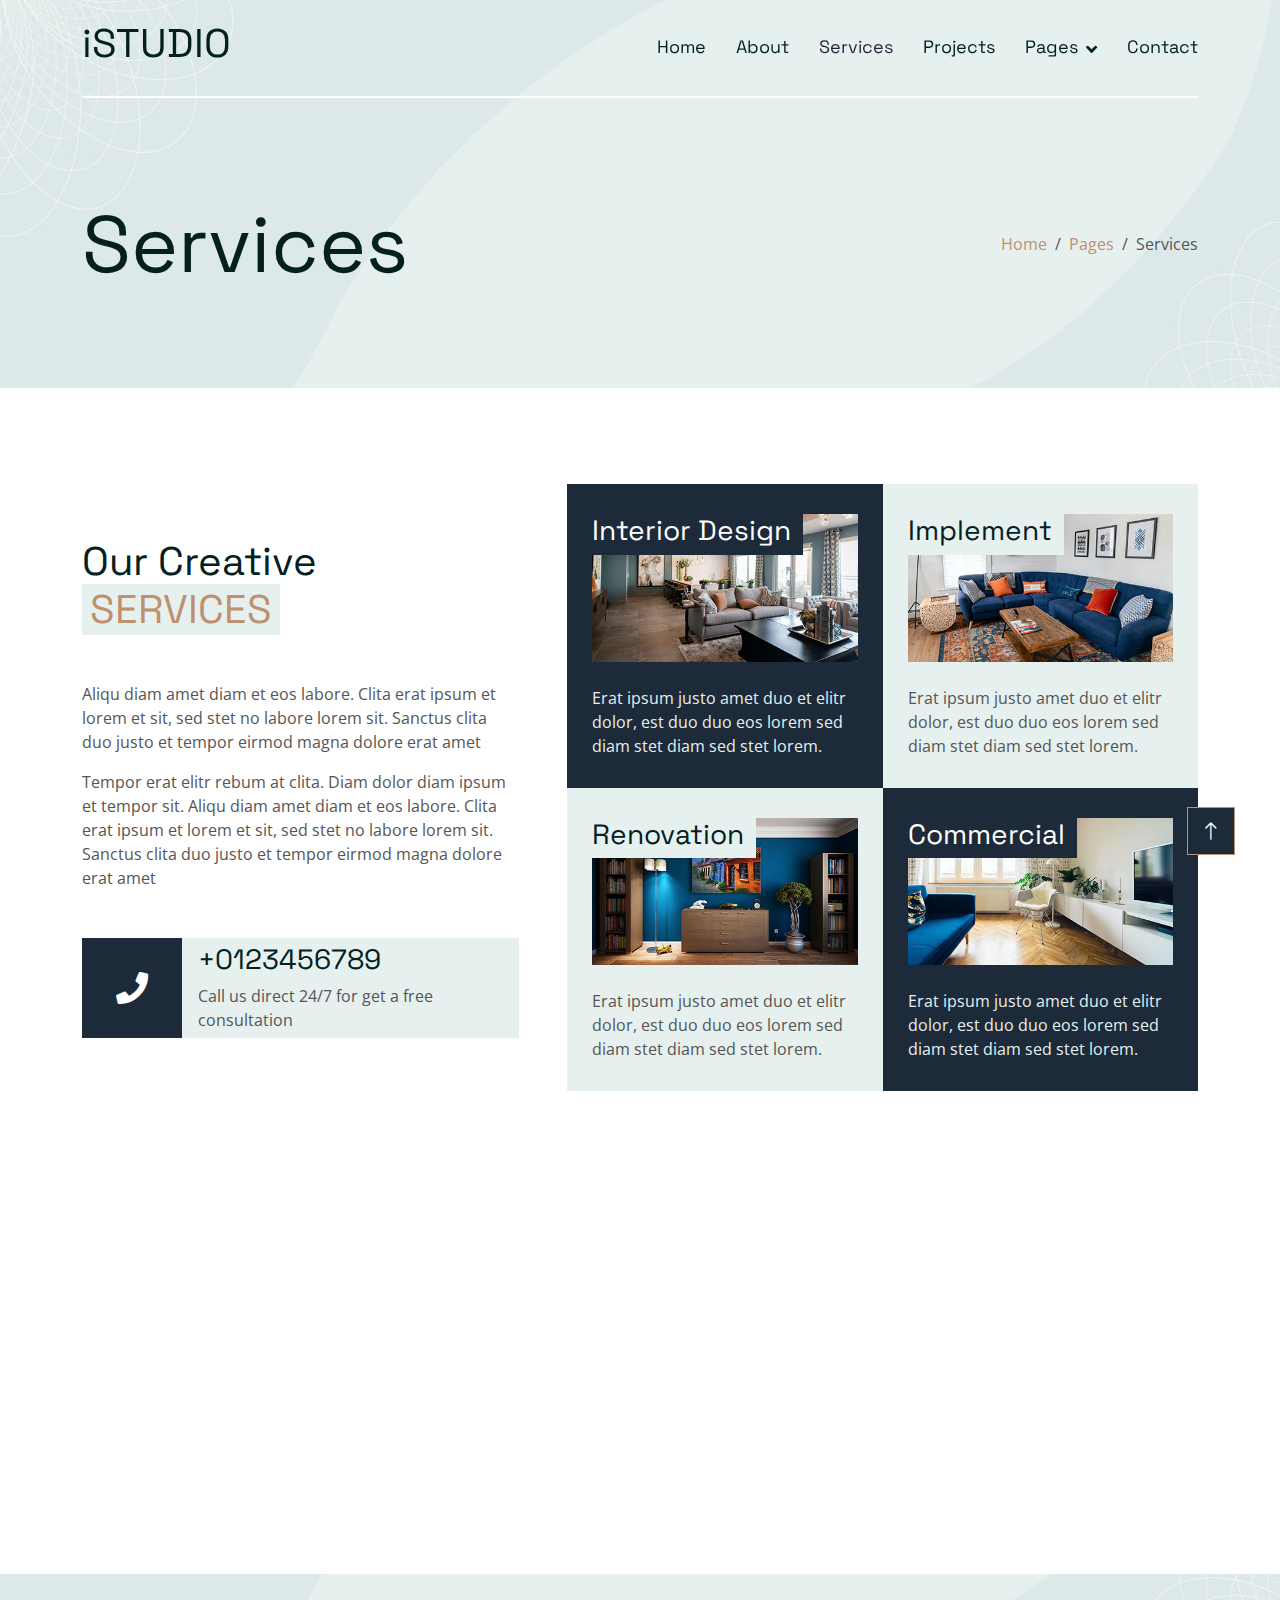
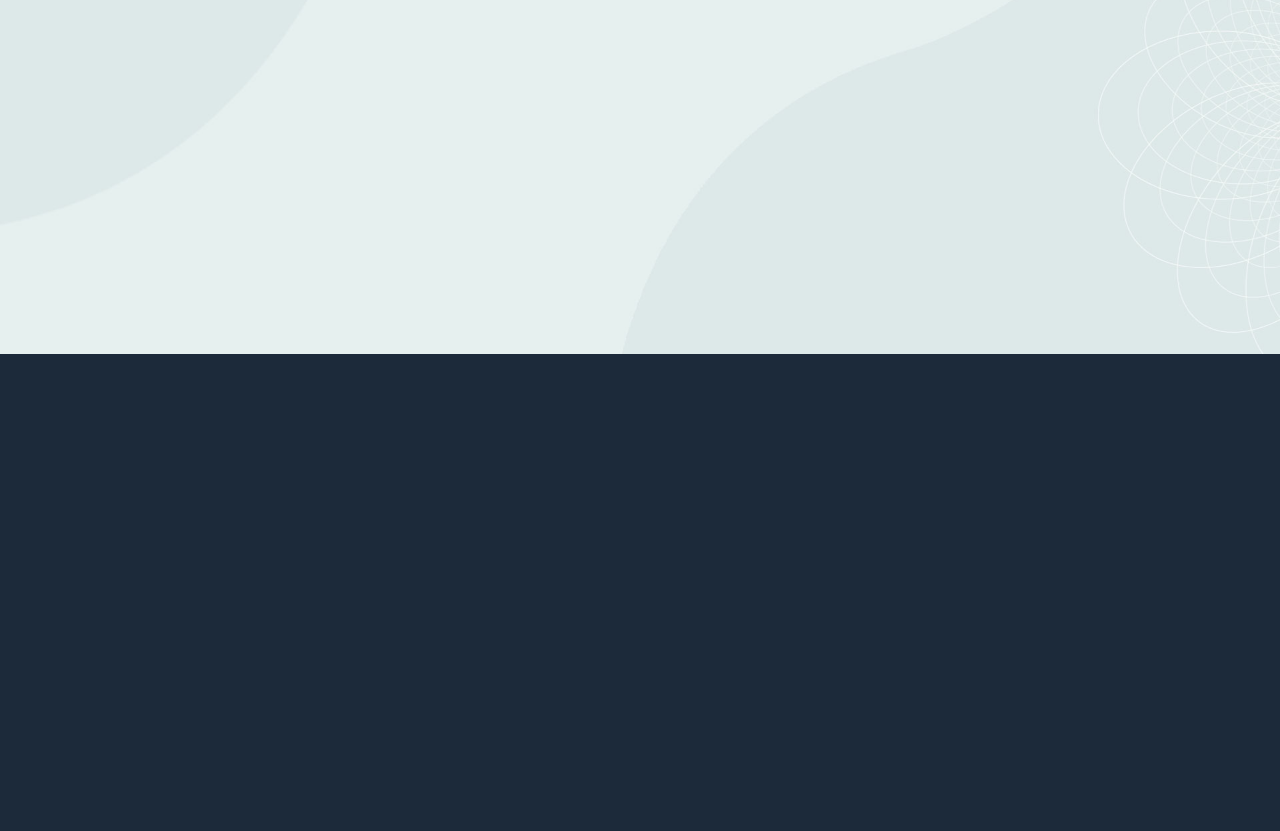
<file: temp-deployments/gst-by-hastec-test/service.html>
<!DOCTYPE html>
<html lang="en">

<head>
    <meta charset="utf-8">
    <title>iSTUDIO - Interior Design Website Template Free</title>
    <meta content="width=device-width, initial-scale=1.0" name="viewport">
    <meta content="" name="keywords">
    <meta content="" name="description">

    <!-- Favicon -->
    <link href="img/favicon.ico" rel="icon">

    <!-- Google Web Fonts -->
    <link rel="preconnect" href="https://fonts.googleapis.com">
    <link rel="preconnect" href="https://fonts.gstatic.com" crossorigin>
    <link href="https://fonts.googleapis.com/css2?family=Open+Sans&family=Space+Grotesk&display=swap" rel="stylesheet">

    <!-- Icon Font Stylesheet -->
    <link href="https://cdnjs.cloudflare.com/ajax/libs/font-awesome/5.10.0/css/all.min.css" rel="stylesheet">
    <link href="https://cdn.jsdelivr.net/npm/bootstrap-icons@1.4.1/font/bootstrap-icons.css" rel="stylesheet">

    <!-- Libraries Stylesheet -->
    <link href="lib/animate/animate.min.css" rel="stylesheet">
    <link href="lib/owlcarousel/assets/owl.carousel.min.css" rel="stylesheet">

    <!-- Customized Bootstrap Stylesheet -->
    <link href="css/bootstrap.min.css" rel="stylesheet">

    <!-- Template Stylesheet -->
    <link href="css/style.css" rel="stylesheet">
</head>

<body>
    <!-- Spinner Start -->
    <div id="spinner"
        class="show bg-white position-fixed translate-middle w-100 vh-100 top-50 start-50 d-flex align-items-center justify-content-center">
        <div class="spinner-grow text-primary" style="width: 3rem; height: 3rem;" role="status">
            <span class="sr-only">Loading...</span>
        </div>
    </div>
    <!-- Spinner End -->


    <!-- Navbar Start -->
    <div class="container-fluid sticky-top">
        <div class="container">
            <nav class="navbar navbar-expand-lg navbar-light border-bottom border-2 border-white">
                <a href="index.html" class="navbar-brand">
                    <h1>iSTUDIO</h1>
                </a>
                <button type="button" class="navbar-toggler ms-auto me-0" data-bs-toggle="collapse"
                    data-bs-target="#navbarCollapse">
                    <span class="navbar-toggler-icon"></span>
                </button>
                <div class="collapse navbar-collapse" id="navbarCollapse">
                    <div class="navbar-nav ms-auto">
                        <a href="index.html" class="nav-item nav-link">Home</a>
                        <a href="about.html" class="nav-item nav-link">About</a>
                        <a href="service.html" class="nav-item nav-link active">Services</a>
                        <a href="project.html" class="nav-item nav-link">Projects</a>
                        <div class="nav-item dropdown">
                            <a href="#!" class="nav-link dropdown-toggle" data-bs-toggle="dropdown">Pages</a>
                            <div class="dropdown-menu bg-light mt-2">
                                <a href="feature.html" class="dropdown-item">Features</a>
                                <a href="team.html" class="dropdown-item">Our Team</a>
                                <a href="testimonial.html" class="dropdown-item">Testimonial</a>
                                <a href="404.html" class="dropdown-item">404 Page</a>
                            </div>
                        </div>
                        <a href="contact.html" class="nav-item nav-link">Contact</a>
                    </div>
                </div>
            </nav>
        </div>
    </div>
    <!-- Navbar End -->


    <!-- Hero Start -->
    <div class="container-fluid pb-5 bg-primary hero-header">
        <div class="container py-5">
            <div class="row g-3 align-items-center">
                <div class="col-lg-6 text-center text-lg-start">
                    <h1 class="display-1 mb-0 animated slideInLeft">Services</h1>
                </div>
                <div class="col-lg-6 animated slideInRight">
                    <nav aria-label="breadcrumb">
                        <ol class="breadcrumb justify-content-center justify-content-lg-end mb-0">
                            <li class="breadcrumb-item"><a class="text-primary" href="#!">Home</a></li>
                            <li class="breadcrumb-item"><a class="text-primary" href="#!">Pages</a></li>
                            <li class="breadcrumb-item text-secondary active" aria-current="page">Services</li>
                        </ol>
                    </nav>
                </div>
            </div>
        </div>
    </div>
    <!-- Hero End -->


    <!-- Service Start -->
    <div class="container-fluid py-5">
        <div class="container py-5">
            <div class="row g-5 align-items-center">
                <div class="col-lg-5 wow fadeIn" data-wow-delay="0.1s">
                    <h1 class="mb-5">Our Creative <span
                            class="text-uppercase text-primary bg-light px-2">Services</span></h1>
                    <p>Aliqu diam
                        amet diam et eos labore. Clita erat ipsum et lorem et sit, sed stet no labore lorem sit. Sanctus
                        clita duo justo et tempor eirmod magna dolore erat amet</p>
                    <p class="mb-5">Tempor erat elitr rebum at clita. Diam dolor diam ipsum et tempor sit. Aliqu diam
                        amet diam et eos labore. Clita erat ipsum et lorem et sit, sed stet no labore lorem sit. Sanctus
                        clita duo justo et tempor eirmod magna dolore erat amet</p>
                    <div class="d-flex align-items-center bg-light">
                        <div class="btn-square flex-shrink-0 bg-primary" style="width: 100px; height: 100px;">
                            <i class="fa fa-phone fa-2x text-white"></i>
                        </div>
                        <div class="px-3">
                            <h3>+0123456789</h3>
                            <span>Call us direct 24/7 for get a free consultation</span>
                        </div>
                    </div>
                </div>
                <div class="col-lg-7">
                    <div class="row g-0">
                        <div class="col-md-6 wow fadeIn" data-wow-delay="0.2s">
                            <div class="service-item h-100 d-flex flex-column justify-content-center bg-primary">
                                <a href="#!" class="service-img position-relative mb-4">
                                    <img class="img-fluid w-100" src="img/service-1.jpg" alt="">
                                    <h3>Interior Design</h3>
                                </a>
                                <p class="mb-0">Erat ipsum justo amet duo et elitr dolor, est duo duo eos lorem sed diam
                                    stet diam sed stet lorem.</p>
                            </div>
                        </div>
                        <div class="col-md-6 wow fadeIn" data-wow-delay="0.4s">
                            <div class="service-item h-100 d-flex flex-column justify-content-center bg-light">
                                <a href="#!" class="service-img position-relative mb-4">
                                    <img class="img-fluid w-100" src="img/service-2.jpg" alt="">
                                    <h3>Implement</h3>
                                </a>
                                <p class="mb-0">Erat ipsum justo amet duo et elitr dolor, est duo duo eos lorem sed diam
                                    stet diam sed stet lorem.</p>
                            </div>
                        </div>
                        <div class="col-md-6 wow fadeIn" data-wow-delay="0.6s">
                            <div class="service-item h-100 d-flex flex-column justify-content-center bg-light">
                                <a href="#!" class="service-img position-relative mb-4">
                                    <img class="img-fluid w-100" src="img/service-3.jpg" alt="">
                                    <h3>Renovation</h3>
                                </a>
                                <p class="mb-0">Erat ipsum justo amet duo et elitr dolor, est duo duo eos lorem sed diam
                                    stet diam sed stet lorem.</p>
                            </div>
                        </div>
                        <div class="col-md-6 wow fadeIn" data-wow-delay="0.8s">
                            <div class="service-item h-100 d-flex flex-column justify-content-center bg-primary">
                                <a href="#!" class="service-img position-relative mb-4">
                                    <img class="img-fluid w-100" src="img/service-4.jpg" alt="">
                                    <h3>Commercial</h3>
                                </a>
                                <p class="mb-0">Erat ipsum justo amet duo et elitr dolor, est duo duo eos lorem sed diam
                                    stet diam sed stet lorem.</p>
                            </div>
                        </div>
                    </div>
                </div>
            </div>
        </div>
    </div>
    <!-- Service End -->


    <!-- Testimonial Start -->
    <div class="container-xxl pb-5">
        <div class="container pb-5">
            <div class="row justify-content-center">
                <div class="col-md-12 col-lg-9">
                    <div class="owl-carousel testimonial-carousel wow fadeIn" data-wow-delay="0.2s">
                        <div class="testimonial-item">
                            <div class="row g-5 align-items-center">
                                <div class="col-md-6">
                                    <div class="testimonial-img">
                                        <img class="img-fluid" src="img/testimonial-1.jpg" alt="">
                                    </div>
                                </div>
                                <div class="col-md-6">
                                    <div class="testimonial-text pb-5 pb-md-0">
                                        <h3>Sustainable Material</h3>
                                        <p>Aliqu diam amet diam et eos labore. Clita erat ipsum et lorem et sit, sed
                                            stet no labore lorem sit. Sanctus clita duo justo et tempor eirmod magna
                                            dolore erat
                                            amet</p>
                                        <h5 class="mb-0">Boris Johnson</h5>
                                    </div>
                                </div>
                            </div>
                        </div>
                        <div class="testimonial-item">
                            <div class="row g-5 align-items-center">
                                <div class="col-md-6">
                                    <div class="testimonial-img">
                                        <img class="img-fluid" src="img/testimonial-2.jpg" alt="">
                                    </div>
                                </div>
                                <div class="col-md-6">
                                    <div class="testimonial-text pb-5 pb-md-0">
                                        <h3>Customer Satisfaction</h3>
                                        <p>Clita erat ipsum et lorem et sit, sed
                                            stet no labore lorem sit. Sanctus clita duo justo et tempor eirmod magna
                                            dolore erat
                                            amet</p>
                                        <h5 class="mb-0">Alexander Bell</h5>
                                    </div>
                                </div>
                            </div>
                        </div>
                        <div class="testimonial-item">
                            <div class="row g-5 align-items-center">
                                <div class="col-md-6">
                                    <div class="testimonial-img">
                                        <img class="img-fluid" src="img/testimonial-3.jpg" alt="">
                                    </div>
                                </div>
                                <div class="col-md-6">
                                    <div class="testimonial-text pb-5 pb-md-0">
                                        <h3>Budget Friendly</h3>
                                        <p>Diam amet diam et eos labore. Clita erat ipsum et lorem et sit, sed
                                            stet no labore lorem sit. Sanctus clita duo justo et tempor eirmod magna
                                            dolore erat
                                            amet</p>
                                        <h5 class="mb-0">Bradley Gordon</h5>
                                    </div>
                                </div>
                            </div>
                        </div>
                    </div>
                </div>
            </div>
        </div>
    </div>
    <!-- Testimonial End -->


    <!-- Newsletter Start -->
    <div class="container-fluid bg-primary newsletter p-0">
        <div class="container p-0">
            <div class="row g-0 align-items-center">
                <div class="col-md-5 ps-lg-0 text-start wow fadeIn" data-wow-delay="0.2s">
                    <img class="img-fluid w-100" src="img/newsletter.jpg" alt="">
                </div>
                <div class="col-md-7 py-5 newsletter-text wow fadeIn" data-wow-delay="0.5s">
                    <div class="p-5">
                        <h1 class="mb-5">Subscribe the <span
                                class="text-uppercase text-primary bg-white px-2">Newsletter</span></h1>
                        <div class="position-relative w-100 mb-2">
                            <input class="form-control border-0 w-100 ps-4 pe-5" type="text"
                                placeholder="Enter Your Email" style="height: 60px;">
                            <button type="button" class="btn shadow-none position-absolute top-0 end-0 mt-2 me-2"><i
                                    class="fa fa-paper-plane text-primary fs-4"></i></button>
                        </div>
                        <p class="mb-0">Diam sed sed dolor stet amet eirmod</p>
                    </div>
                </div>
            </div>
        </div>
    </div>
    <!-- Newsletter End -->


    <!-- Footer Start -->
    <div class="container-fluid bg-dark text-white-50 footer pt-5">
        <div class="container py-5">
            <div class="row g-5">
                <div class="col-md-6 col-lg-3 wow fadeIn" data-wow-delay="0.1s">
                    <a href="index.html" class="d-inline-block mb-3">
                        <h1 class="text-white">iSTUDIO</h1>
                    </a>
                    <p class="mb-0">Tempor erat elitr rebum at clita. Diam dolor diam ipsum et tempor sit. Aliqu diam
                        amet diam et eos labore. Clita erat ipsum et lorem et sit, sed stet no labore lorem sit. Sanctus
                        clita duo justo et tempor</p>
                </div>
                <div class="col-md-6 col-lg-3 wow fadeIn" data-wow-delay="0.3s">
                    <h5 class="text-white mb-4">Get In Touch</h5>
                    <p><i class="fa fa-map-marker-alt me-3"></i>123 Street, New York, USA</p>
                    <p><i class="fa fa-phone-alt me-3"></i>+012 345 67890</p>
                    <p><i class="fa fa-envelope me-3"></i>info@example.com</p>
                    <div class="d-flex pt-2">
                        <a class="btn btn-outline-primary btn-square border-2 me-2" href="#!"><i
                                class="fab fa-twitter"></i></a>
                        <a class="btn btn-outline-primary btn-square border-2 me-2" href="#!"><i
                                class="fab fa-facebook-f"></i></a>
                        <a class="btn btn-outline-primary btn-square border-2 me-2" href="#!"><i
                                class="fab fa-youtube"></i></a>
                        <a class="btn btn-outline-primary btn-square border-2 me-2" href="#!"><i
                                class="fab fa-instagram"></i></a>
                        <a class="btn btn-outline-primary btn-square border-2 me-2" href="#!"><i
                                class="fab fa-linkedin-in"></i></a>
                    </div>
                </div>
                <div class="col-md-6 col-lg-3 wow fadeIn" data-wow-delay="0.5s">
                    <h5 class="text-white mb-4">Popular Link</h5>
                    <a class="btn btn-link" href="#!">About Us</a>
                    <a class="btn btn-link" href="#!">Contact Us</a>
                    <a class="btn btn-link" href="#!">Privacy Policy</a>
                    <a class="btn btn-link" href="#!">Terms & Condition</a>
                    <a class="btn btn-link" href="#!">Career</a>
                </div>
                <div class="col-md-6 col-lg-3 wow fadeIn" data-wow-delay="0.7s">
                    <h5 class="text-white mb-4">Our Services</h5>
                    <a class="btn btn-link" href="#!">Interior Design</a>
                    <a class="btn btn-link" href="#!">Project Planning</a>
                    <a class="btn btn-link" href="#!">Renovation</a>
                    <a class="btn btn-link" href="#!">Implement</a>
                    <a class="btn btn-link" href="#!">Landscape Design</a>
                </div>
            </div>
        </div>
        <div class="container wow fadeIn" data-wow-delay="0.1s">
            <div class="copyright">
                <div class="row">
                    <div class="col-md-6 text-center text-md-start mb-3 mb-md-0">
                        &copy; <a class="border-bottom" href="#!">Your Site Name</a>, All Right Reserved.

                        <!--/*** This template is free as long as you keep the below author’s credit link/attribution link/backlink. ***/-->
                        <!--/*** If you'd like to use the template without the below author’s credit link/attribution link/backlink, ***/-->
                        <!--/*** you can purchase the Credit Removal License from "https://htmlcodex.com/credit-removal". ***/-->
                        Designed By <a class="border-bottom" href="https://htmlcodex.com">HTML Codex</a>. Distributed by
                        <a class="border-bottom" href="https://themewagon.com" target="_blank">ThemeWagon</a>
                    </div>
                    <div class="col-md-6 text-center text-md-end">
                        <div class="footer-menu">
                            <a href="#!">Home</a>
                            <a href="#!">Cookies</a>
                            <a href="#!">Help</a>
                            <a href="#!">FAQs</a>
                        </div>
                    </div>
                </div>
            </div>
        </div>
    </div>
    <!-- Footer End -->


    <!-- Back to Top -->
    <a href="#!" class="btn btn-lg btn-primary btn-lg-square back-to-top"><i class="bi bi-arrow-up"></i></a>


    <!-- JavaScript Libraries -->
    <script src="https://ajax.googleapis.com/ajax/libs/jquery/3.6.1/jquery.min.js"></script>
    <script src="https://cdn.jsdelivr.net/npm/bootstrap@5.0.0/dist/js/bootstrap.bundle.min.js"></script>
    <script src="lib/wow/wow.min.js"></script>
    <script src="lib/easing/easing.min.js"></script>
    <script src="lib/waypoints/waypoints.min.js"></script>
    <script src="lib/owlcarousel/owl.carousel.min.js"></script>

    <!-- Template Javascript -->
    <script src="js/main.js"></script>
</body>

</html>
</file>
<file: vendor/simple-line-icons/css/simple-line-icons.css>
@font-face {
  font-family: 'simple-line-icons';
  src: url('../fonts/Simple-Line-Icons.eot?v=2.4.0');
  src: url('../fonts/Simple-Line-Icons.eot?v=2.4.0#iefix') format('embedded-opentype'), url('../fonts/Simple-Line-Icons.woff2?v=2.4.0') format('woff2'), url('../fonts/Simple-Line-Icons.ttf?v=2.4.0') format('truetype'), url('../fonts/Simple-Line-Icons.woff?v=2.4.0') format('woff'), url('../fonts/Simple-Line-Icons.svg?v=2.4.0#simple-line-icons') format('svg');
  font-weight: normal;
  font-style: normal;
}
/*
 Use the following CSS code if you want to have a class per icon.
 Instead of a list of all class selectors, you can use the generic [class*="icon-"] selector, but it's slower:
*/
.icon-user,
.icon-people,
.icon-user-female,
.icon-user-follow,
.icon-user-following,
.icon-user-unfollow,
.icon-login,
.icon-logout,
.icon-emotsmile,
.icon-phone,
.icon-call-end,
.icon-call-in,
.icon-call-out,
.icon-map,
.icon-location-pin,
.icon-direction,
.icon-directions,
.icon-compass,
.icon-layers,
.icon-menu,
.icon-list,
.icon-options-vertical,
.icon-options,
.icon-arrow-down,
.icon-arrow-left,
.icon-arrow-right,
.icon-arrow-up,
.icon-arrow-up-circle,
.icon-arrow-left-circle,
.icon-arrow-right-circle,
.icon-arrow-down-circle,
.icon-check,
.icon-clock,
.icon-plus,
.icon-minus,
.icon-close,
.icon-event,
.icon-exclamation,
.icon-organization,
.icon-trophy,
.icon-screen-smartphone,
.icon-screen-desktop,
.icon-plane,
.icon-notebook,
.icon-mustache,
.icon-mouse,
.icon-magnet,
.icon-energy,
.icon-disc,
.icon-cursor,
.icon-cursor-move,
.icon-crop,
.icon-chemistry,
.icon-speedometer,
.icon-shield,
.icon-screen-tablet,
.icon-magic-wand,
.icon-hourglass,
.icon-graduation,
.icon-ghost,
.icon-game-controller,
.icon-fire,
.icon-eyeglass,
.icon-envelope-open,
.icon-envelope-letter,
.icon-bell,
.icon-badge,
.icon-anchor,
.icon-wallet,
.icon-vector,
.icon-speech,
.icon-puzzle,
.icon-printer,
.icon-present,
.icon-playlist,
.icon-pin,
.icon-picture,
.icon-handbag,
.icon-globe-alt,
.icon-globe,
.icon-folder-alt,
.icon-folder,
.icon-film,
.icon-feed,
.icon-drop,
.icon-drawer,
.icon-docs,
.icon-doc,
.icon-diamond,
.icon-cup,
.icon-calculator,
.icon-bubbles,
.icon-briefcase,
.icon-book-open,
.icon-basket-loaded,
.icon-basket,
.icon-bag,
.icon-action-undo,
.icon-action-redo,
.icon-wrench,
.icon-umbrella,
.icon-trash,
.icon-tag,
.icon-support,
.icon-frame,
.icon-size-fullscreen,
.icon-size-actual,
.icon-shuffle,
.icon-share-alt,
.icon-share,
.icon-rocket,
.icon-question,
.icon-pie-chart,
.icon-pencil,
.icon-note,
.icon-loop,
.icon-home,
.icon-grid,
.icon-graph,
.icon-microphone,
.icon-music-tone-alt,
.icon-music-tone,
.icon-earphones-alt,
.icon-earphones,
.icon-equalizer,
.icon-like,
.icon-dislike,
.icon-control-start,
.icon-control-rewind,
.icon-control-play,
.icon-control-pause,
.icon-control-forward,
.icon-control-end,
.icon-volume-1,
.icon-volume-2,
.icon-volume-off,
.icon-calendar,
.icon-bulb,
.icon-chart,
.icon-ban,
.icon-bubble,
.icon-camrecorder,
.icon-camera,
.icon-cloud-download,
.icon-cloud-upload,
.icon-envelope,
.icon-eye,
.icon-flag,
.icon-heart,
.icon-info,
.icon-key,
.icon-link,
.icon-lock,
.icon-lock-open,
.icon-magnifier,
.icon-magnifier-add,
.icon-magnifier-remove,
.icon-paper-clip,
.icon-paper-plane,
.icon-power,
.icon-refresh,
.icon-reload,
.icon-settings,
.icon-star,
.icon-symbol-female,
.icon-symbol-male,
.icon-target,
.icon-credit-card,
.icon-paypal,
.icon-social-tumblr,
.icon-social-twitter,
.icon-social-facebook,
.icon-social-instagram,
.icon-social-linkedin,
.icon-social-pinterest,
.icon-social-github,
.icon-social-google,
.icon-social-reddit,
.icon-social-skype,
.icon-social-dribbble,
.icon-social-behance,
.icon-social-foursqare,
.icon-social-soundcloud,
.icon-social-spotify,
.icon-social-stumbleupon,
.icon-social-youtube,
.icon-social-dropbox,
.icon-social-vkontakte,
.icon-social-steam {
  font-family: 'simple-line-icons';
  speak: none;
  font-style: normal;
  font-weight: normal;
  font-variant: normal;
  text-transform: none;
  line-height: 1;
  /* Better Font Rendering =========== */
  -webkit-font-smoothing: antialiased;
  -moz-osx-font-smoothing: grayscale;
}
.icon-user:before {
  content: "\e005";
}
.icon-people:before {
  content: "\e001";
}
.icon-user-female:before {
  content: "\e000";
}
.icon-user-follow:before {
  content: "\e002";
}
.icon-user-following:before {
  content: "\e003";
}
.icon-user-unfollow:before {
  content: "\e004";
}
.icon-login:before {
  content: "\e066";
}
.icon-logout:before {
  content: "\e065";
}
.icon-emotsmile:before {
  content: "\e021";
}
.icon-phone:before {
  content: "\e600";
}
.icon-call-end:before {
  content: "\e048";
}
.icon-call-in:before {
  content: "\e047";
}
.icon-call-out:before {
  content: "\e046";
}
.icon-map:before {
  content: "\e033";
}
.icon-location-pin:before {
  content: "\e096";
}
.icon-direction:before {
  content: "\e042";
}
.icon-directions:before {
  content: "\e041";
}
.icon-compass:before {
  content: "\e045";
}
.icon-layers:before {
  content: "\e034";
}
.icon-menu:before {
  content: "\e601";
}
.icon-list:before {
  content: "\e067";
}
.icon-options-vertical:before {
  content: "\e602";
}
.icon-options:before {
  content: "\e603";
}
.icon-arrow-down:before {
  content: "\e604";
}
.icon-arrow-left:before {
  content: "\e605";
}
.icon-arrow-right:before {
  content: "\e606";
}
.icon-arrow-up:before {
  content: "\e607";
}
.icon-arrow-up-circle:before {
  content: "\e078";
}
.icon-arrow-left-circle:before {
  content: "\e07a";
}
.icon-arrow-right-circle:before {
  content: "\e079";
}
.icon-arrow-down-circle:before {
  content: "\e07b";
}
.icon-check:before {
  content: "\e080";
}
.icon-clock:before {
  content: "\e081";
}
.icon-plus:before {
  content: "\e095";
}
.icon-minus:before {
  content: "\e615";
}
.icon-close:before {
  content: "\e082";
}
.icon-event:before {
  content: "\e619";
}
.icon-exclamation:before {
  content: "\e617";
}
.icon-organization:before {
  content: "\e616";
}
.icon-trophy:before {
  content: "\e006";
}
.icon-screen-smartphone:before {
  content: "\e010";
}
.icon-screen-desktop:before {
  content: "\e011";
}
.icon-plane:before {
  content: "\e012";
}
.icon-notebook:before {
  content: "\e013";
}
.icon-mustache:before {
  content: "\e014";
}
.icon-mouse:before {
  content: "\e015";
}
.icon-magnet:before {
  content: "\e016";
}
.icon-energy:before {
  content: "\e020";
}
.icon-disc:before {
  content: "\e022";
}
.icon-cursor:before {
  content: "\e06e";
}
.icon-cursor-move:before {
  content: "\e023";
}
.icon-crop:before {
  content: "\e024";
}
.icon-chemistry:before {
  content: "\e026";
}
.icon-speedometer:before {
  content: "\e007";
}
.icon-shield:before {
  content: "\e00e";
}
.icon-screen-tablet:before {
  content: "\e00f";
}
.icon-magic-wand:before {
  content: "\e017";
}
.icon-hourglass:before {
  content: "\e018";
}
.icon-graduation:before {
  content: "\e019";
}
.icon-ghost:before {
  content: "\e01a";
}
.icon-game-controller:before {
  content: "\e01b";
}
.icon-fire:before {
  content: "\e01c";
}
.icon-eyeglass:before {
  content: "\e01d";
}
.icon-envelope-open:before {
  content: "\e01e";
}
.icon-envelope-letter:before {
  content: "\e01f";
}
.icon-bell:before {
  content: "\e027";
}
.icon-badge:before {
  content: "\e028";
}
.icon-anchor:before {
  content: "\e029";
}
.icon-wallet:before {
  content: "\e02a";
}
.icon-vector:before {
  content: "\e02b";
}
.icon-speech:before {
  content: "\e02c";
}
.icon-puzzle:before {
  content: "\e02d";
}
.icon-printer:before {
  content: "\e02e";
}
.icon-present:before {
  content: "\e02f";
}
.icon-playlist:before {
  content: "\e030";
}
.icon-pin:before {
  content: "\e031";
}
.icon-picture:before {
  content: "\e032";
}
.icon-handbag:before {
  content: "\e035";
}
.icon-globe-alt:before {
  content: "\e036";
}
.icon-globe:before {
  content: "\e037";
}
.icon-folder-alt:before {
  content: "\e039";
}
.icon-folder:before {
  content: "\e089";
}
.icon-film:before {
  content: "\e03a";
}
.icon-feed:before {
  content: "\e03b";
}
.icon-drop:before {
  content: "\e03e";
}
.icon-drawer:before {
  content: "\e03f";
}
.icon-docs:before {
  content: "\e040";
}
.icon-doc:before {
  content: "\e085";
}
.icon-diamond:before {
  content: "\e043";
}
.icon-cup:before {
  content: "\e044";
}
.icon-calculator:before {
  content: "\e049";
}
.icon-bubbles:before {
  content: "\e04a";
}
.icon-briefcase:before {
  content: "\e04b";
}
.icon-book-open:before {
  content: "\e04c";
}
.icon-basket-loaded:before {
  content: "\e04d";
}
.icon-basket:before {
  content: "\e04e";
}
.icon-bag:before {
  content: "\e04f";
}
.icon-action-undo:before {
  content: "\e050";
}
.icon-action-redo:before {
  content: "\e051";
}
.icon-wrench:before {
  content: "\e052";
}
.icon-umbrella:before {
  content: "\e053";
}
.icon-trash:before {
  content: "\e054";
}
.icon-tag:before {
  content: "\e055";
}
.icon-support:before {
  content: "\e056";
}
.icon-frame:before {
  content: "\e038";
}
.icon-size-fullscreen:before {
  content: "\e057";
}
.icon-size-actual:before {
  content: "\e058";
}
.icon-shuffle:before {
  content: "\e059";
}
.icon-share-alt:before {
  content: "\e05a";
}
.icon-share:before {
  content: "\e05b";
}
.icon-rocket:before {
  content: "\e05c";
}
.icon-question:before {
  content: "\e05d";
}
.icon-pie-chart:before {
  content: "\e05e";
}
.icon-pencil:before {
  content: "\e05f";
}
.icon-note:before {
  content: "\e060";
}
.icon-loop:before {
  content: "\e064";
}
.icon-home:before {
  content: "\e069";
}
.icon-grid:before {
  content: "\e06a";
}
.icon-graph:before {
  content: "\e06b";
}
.icon-microphone:before {
  content: "\e063";
}
.icon-music-tone-alt:before {
  content: "\e061";
}
.icon-music-tone:before {
  content: "\e062";
}
.icon-earphones-alt:before {
  content: "\e03c";
}
.icon-earphones:before {
  content: "\e03d";
}
.icon-equalizer:before {
  content: "\e06c";
}
.icon-like:before {
  content: "\e068";
}
.icon-dislike:before {
  content: "\e06d";
}
.icon-control-start:before {
  content: "\e06f";
}
.icon-control-rewind:before {
  content: "\e070";
}
.icon-control-play:before {
  content: "\e071";
}
.icon-control-pause:before {
  content: "\e072";
}
.icon-control-forward:before {
  content: "\e073";
}
.icon-control-end:before {
  content: "\e074";
}
.icon-volume-1:before {
  content: "\e09f";
}
.icon-volume-2:before {
  content: "\e0a0";
}
.icon-volume-off:before {
  content: "\e0a1";
}
.icon-calendar:before {
  content: "\e075";
}
.icon-bulb:before {
  content: "\e076";
}
.icon-chart:before {
  content: "\e077";
}
.icon-ban:before {
  content: "\e07c";
}
.icon-bubble:before {
  content: "\e07d";
}
.icon-camrecorder:before {
  content: "\e07e";
}
.icon-camera:before {
  content: "\e07f";
}
.icon-cloud-download:before {
  content: "\e083";
}
.icon-cloud-upload:before {
  content: "\e084";
}
.icon-envelope:before {
  content: "\e086";
}
.icon-eye:before {
  content: "\e087";
}
.icon-flag:before {
  content: "\e088";
}
.icon-heart:before {
  content: "\e08a";
}
.icon-info:before {
  content: "\e08b";
}
.icon-key:before {
  content: "\e08c";
}
.icon-link:before {
  content: "\e08d";
}
.icon-lock:before {
  content: "\e08e";
}
.icon-lock-open:before {
  content: "\e08f";
}
.icon-magnifier:before {
  content: "\e090";
}
.icon-magnifier-add:before {
  content: "\e091";
}
.icon-magnifier-remove:before {
  content: "\e092";
}
.icon-paper-clip:before {
  content: "\e093";
}
.icon-paper-plane:before {
  content: "\e094";
}
.icon-power:before {
  content: "\e097";
}
.icon-refresh:before {
  content: "\e098";
}
.icon-reload:before {
  content: "\e099";
}
.icon-settings:before {
  content: "\e09a";
}
.icon-star:before {
  content: "\e09b";
}
.icon-symbol-female:before {
  content: "\e09c";
}
.icon-symbol-male:before {
  content: "\e09d";
}
.icon-target:before {
  content: "\e09e";
}
.icon-credit-card:before {
  content: "\e025";
}
.icon-paypal:before {
  content: "\e608";
}
.icon-social-tumblr:before {
  content: "\e00a";
}
.icon-social-twitter:before {
  content: "\e009";
}
.icon-social-facebook:before {
  content: "\e00b";
}
.icon-social-instagram:before {
  content: "\e609";
}
.icon-social-linkedin:before {
  content: "\e60a";
}
.icon-social-pinterest:before {
  content: "\e60b";
}
.icon-social-github:before {
  content: "\e60c";
}
.icon-social-google:before {
  content: "\e60d";
}
.icon-social-reddit:before {
  content: "\e60e";
}
.icon-social-skype:before {
  content: "\e60f";
}
.icon-social-dribbble:before {
  content: "\e00d";
}
.icon-social-behance:before {
  content: "\e610";
}
.icon-social-foursqare:before {
  content: "\e611";
}
.icon-social-soundcloud:before {
  content: "\e612";
}
.icon-social-spotify:before {
  content: "\e613";
}
.icon-social-stumbleupon:before {
  content: "\e614";
}
.icon-social-youtube:before {
  content: "\e008";
}
.icon-social-dropbox:before {
  content: "\e00c";
}
.icon-social-vkontakte:before {
  content: "\e618";
}
.icon-social-steam:before {
  content: "\e620";
}
</file>
<file: TND/plugins/revolution/css/settings.css>
/*-----------------------------------------------------------------------------

-	Revolution Slider 5.0 Default Style Settings -

Screen Stylesheet

version:   	5.4.5
date:      	15/05/17
author:		themepunch
email:     	info@themepunch.com
website:   	http://www.themepunch.com
-----------------------------------------------------------------------------*/
#debungcontrolls,.debugtimeline{width:100%;box-sizing:border-box}.rev_column,.rev_column .tp-parallax-wrap,.tp-svg-layer svg{vertical-align:top}#debungcontrolls{z-index:100000;position:fixed;bottom:0;height:auto;background:rgba(0,0,0,.6);padding:10px}.debugtimeline{height:10px;position:relative;margin-bottom:3px;display:none;white-space:nowrap}.debugtimeline:hover{height:15px}.the_timeline_tester{background:#e74c3c;position:absolute;top:0;left:0;height:100%;width:0}.rs-go-fullscreen{position:fixed!important;width:100%!important;height:100%!important;top:0!important;left:0!important;z-index:9999999!important;background:#fff!important}.debugtimeline.tl_slide .the_timeline_tester{background:#f39c12}.debugtimeline.tl_frame .the_timeline_tester{background:#3498db}.debugtimline_txt{color:#fff;font-weight:400;font-size:7px;position:absolute;left:10px;top:0;white-space:nowrap;line-height:10px}.rtl{direction:rtl}@font-face{font-family:revicons;src:url(../fonts/revicons/revicons.eot?5510888);src:url(../fonts/revicons/revicons.eot?5510888#iefix) format('embedded-opentype'),url(../fonts/revicons/revicons.woff?5510888) format('woff'),url(../fonts/revicons/revicons.ttf?5510888) format('truetype'),url(../fonts/revicons/revicons.svg?5510888#revicons) format('svg');font-weight:400;font-style:normal}[class*=" revicon-"]:before,[class^=revicon-]:before{font-family:revicons;font-style:normal;font-weight:400;speak:none;display:inline-block;text-decoration:inherit;width:1em;margin-right:.2em;text-align:center;font-variant:normal;text-transform:none;line-height:1em;margin-left:.2em}.revicon-search-1:before{content:'\e802'}.revicon-pencil-1:before{content:'\e831'}.revicon-picture-1:before{content:'\e803'}.revicon-cancel:before{content:'\e80a'}.revicon-info-circled:before{content:'\e80f'}.revicon-trash:before{content:'\e801'}.revicon-left-dir:before{content:'\e817'}.revicon-right-dir:before{content:'\e818'}.revicon-down-open:before{content:'\e83b'}.revicon-left-open:before{content:'\e819'}.revicon-right-open:before{content:'\e81a'}.revicon-angle-left:before{content:'\e820'}.revicon-angle-right:before{content:'\e81d'}.revicon-left-big:before{content:'\e81f'}.revicon-right-big:before{content:'\e81e'}.revicon-magic:before{content:'\e807'}.revicon-picture:before{content:'\e800'}.revicon-export:before{content:'\e80b'}.revicon-cog:before{content:'\e832'}.revicon-login:before{content:'\e833'}.revicon-logout:before{content:'\e834'}.revicon-video:before{content:'\e805'}.revicon-arrow-combo:before{content:'\e827'}.revicon-left-open-1:before{content:'\e82a'}.revicon-right-open-1:before{content:'\e82b'}.revicon-left-open-mini:before{content:'\e822'}.revicon-right-open-mini:before{content:'\e823'}.revicon-left-open-big:before{content:'\e824'}.revicon-right-open-big:before{content:'\e825'}.revicon-left:before{content:'\e836'}.revicon-right:before{content:'\e826'}.revicon-ccw:before{content:'\e808'}.revicon-arrows-ccw:before{content:'\e806'}.revicon-palette:before{content:'\e829'}.revicon-list-add:before{content:'\e80c'}.revicon-doc:before{content:'\e809'}.revicon-left-open-outline:before{content:'\e82e'}.revicon-left-open-2:before{content:'\e82c'}.revicon-right-open-outline:before{content:'\e82f'}.revicon-right-open-2:before{content:'\e82d'}.revicon-equalizer:before{content:'\e83a'}.revicon-layers-alt:before{content:'\e804'}.revicon-popup:before{content:'\e828'}.rev_slider_wrapper{position:relative;z-index:0;width:100%}.rev_slider{position:relative;overflow:visible}.entry-content .rev_slider a,.rev_slider a{box-shadow:none}.tp-overflow-hidden{overflow:hidden!important}.group_ov_hidden{overflow:hidden}.rev_slider img,.tp-simpleresponsive img{max-width:none!important;transition:none;margin:0;padding:0;border:none}.rev_slider .no-slides-text{font-weight:700;text-align:center;padding-top:80px}.rev_slider>ul,.rev_slider>ul>li,.rev_slider>ul>li:before,.rev_slider_wrapper>ul,.tp-revslider-mainul>li,.tp-revslider-mainul>li:before,.tp-simpleresponsive>ul,.tp-simpleresponsive>ul>li,.tp-simpleresponsive>ul>li:before{list-style:none!important;position:absolute;margin:0!important;padding:0!important;overflow-x:visible;overflow-y:visible;background-image:none;background-position:0 0;text-indent:0;top:0;left:0}.rev_slider>ul>li,.rev_slider>ul>li:before,.tp-revslider-mainul>li,.tp-revslider-mainul>li:before,.tp-simpleresponsive>ul>li,.tp-simpleresponsive>ul>li:before{visibility:hidden}.tp-revslider-mainul,.tp-revslider-slidesli{padding:0!important;margin:0!important;list-style:none!important}.fullscreen-container,.fullwidthbanner-container{padding:0;position:relative}.rev_slider li.tp-revslider-slidesli{position:absolute!important}.tp-caption .rs-untoggled-content{display:block}.tp-caption .rs-toggled-content{display:none}.rs-toggle-content-active.tp-caption .rs-toggled-content{display:block}.rs-toggle-content-active.tp-caption .rs-untoggled-content{display:none}.rev_slider .caption,.rev_slider .tp-caption{position:relative;visibility:hidden;white-space:nowrap;display:block;-webkit-font-smoothing:antialiased!important;z-index:1}.rev_slider .caption,.rev_slider .tp-caption,.tp-simpleresponsive img{-moz-user-select:none;-khtml-user-select:none;-webkit-user-select:none;-o-user-select:none}.rev_slider .tp-mask-wrap .tp-caption,.rev_slider .tp-mask-wrap :last-child,.wpb_text_column .rev_slider .tp-mask-wrap .tp-caption,.wpb_text_column .rev_slider .tp-mask-wrap :last-child{margin-bottom:0}.tp-svg-layer svg{width:100%;height:100%;position:relative}.tp-carousel-wrapper{cursor:url(openhand.cur),move}.tp-carousel-wrapper.dragged{cursor:url(closedhand.cur),move}.tp_inner_padding{box-sizing:border-box;max-height:none!important}.tp-caption.tp-layer-selectable{-moz-user-select:all;-khtml-user-select:all;-webkit-user-select:all;-o-user-select:all}.tp-caption.tp-hidden-caption,.tp-forcenotvisible,.tp-hide-revslider,.tp-parallax-wrap.tp-hidden-caption{visibility:hidden!important;display:none!important}.rev_slider audio,.rev_slider embed,.rev_slider iframe,.rev_slider object,.rev_slider video{max-width:none!important}.tp-element-background{position:absolute;top:0;left:0;width:100%;height:100%;z-index:0}.tp-blockmask,.tp-blockmask_in,.tp-blockmask_out{position:absolute;top:0;left:0;width:100%;height:100%;background:#fff;z-index:1000;transform:scaleX(0) scaleY(0)}.tp-parallax-wrap{transform-style:preserve-3d}.rev_row_zone{position:absolute;width:100%;left:0;box-sizing:border-box;min-height:50px;font-size:0}.rev_column_inner,.rev_slider .tp-caption.rev_row{position:relative;width:100%!important;box-sizing:border-box}.rev_row_zone_top{top:0}.rev_row_zone_middle{top:50%;transform:translateY(-50%)}.rev_row_zone_bottom{bottom:0}.rev_slider .tp-caption.rev_row{display:table;table-layout:fixed;vertical-align:top;height:auto!important;font-size:0}.rev_column{display:table-cell;position:relative;height:auto;box-sizing:border-box;font-size:0}.rev_column_inner{display:block;height:auto!important;white-space:normal!important}.rev_column_bg{width:100%;height:100%;position:absolute;top:0;left:0;z-index:0;box-sizing:border-box;background-clip:content-box;border:0 solid transparent}.tp-caption .backcorner,.tp-caption .backcornertop,.tp-caption .frontcorner,.tp-caption .frontcornertop{height:0;top:0;width:0;position:absolute}.rev_column_inner .tp-loop-wrap,.rev_column_inner .tp-mask-wrap,.rev_column_inner .tp-parallax-wrap{text-align:inherit}.rev_column_inner .tp-mask-wrap{display:inline-block}.rev_column_inner .tp-parallax-wrap,.rev_column_inner .tp-parallax-wrap .tp-loop-wrap,.rev_column_inner .tp-parallax-wrap .tp-mask-wrap{position:relative!important;left:auto!important;top:auto!important;line-height:0}.tp-video-play-button,.tp-video-play-button i{line-height:50px!important;vertical-align:top;text-align:center}.rev_column_inner .rev_layer_in_column,.rev_column_inner .tp-parallax-wrap,.rev_column_inner .tp-parallax-wrap .tp-loop-wrap,.rev_column_inner .tp-parallax-wrap .tp-mask-wrap{vertical-align:top}.rev_break_columns{display:block!important}.rev_break_columns .tp-parallax-wrap.rev_column{display:block!important;width:100%!important}.fullwidthbanner-container{overflow:hidden}.fullwidthbanner-container .fullwidthabanner{width:100%;position:relative}.tp-static-layers{position:absolute;z-index:101;top:0;left:0}.tp-caption .frontcorner{border-left:40px solid transparent;border-right:0 solid transparent;border-top:40px solid #00A8FF;left:-40px}.tp-caption .backcorner{border-left:0 solid transparent;border-right:40px solid transparent;border-bottom:40px solid #00A8FF;right:0}.tp-caption .frontcornertop{border-left:40px solid transparent;border-right:0 solid transparent;border-bottom:40px solid #00A8FF;left:-40px}.tp-caption .backcornertop{border-left:0 solid transparent;border-right:40px solid transparent;border-top:40px solid #00A8FF;right:0}.tp-layer-inner-rotation{position:relative!important}img.tp-slider-alternative-image{width:100%;height:auto}.caption.fullscreenvideo,.rs-background-video-layer,.tp-caption.coverscreenvideo,.tp-caption.fullscreenvideo{width:100%;height:100%;top:0;left:0;position:absolute}.noFilterClass{filter:none!important}.rs-background-video-layer{visibility:hidden;z-index:0}.caption.fullscreenvideo audio,.caption.fullscreenvideo iframe,.caption.fullscreenvideo video,.tp-caption.fullscreenvideo iframe,.tp-caption.fullscreenvideo iframe audio,.tp-caption.fullscreenvideo iframe video{width:100%!important;height:100%!important;display:none}.fullcoveredvideo audio,.fullscreenvideo audio .fullcoveredvideo video,.fullscreenvideo video{background:#000}.fullcoveredvideo .tp-poster{background-position:center center;background-size:cover;width:100%;height:100%;top:0;left:0}.videoisplaying .html5vid .tp-poster{display:none}.tp-video-play-button{background:#000;background:rgba(0,0,0,.3);border-radius:5px;position:absolute;top:50%;left:50%;color:#FFF;margin-top:-25px;margin-left:-25px;cursor:pointer;width:50px;height:50px;box-sizing:border-box;display:inline-block;z-index:4;opacity:0;transition:opacity .3s ease-out!important}.tp-audio-html5 .tp-video-play-button,.tp-hiddenaudio{display:none!important}.tp-caption .html5vid{width:100%!important;height:100%!important}.tp-video-play-button i{width:50px;height:50px;display:inline-block;font-size:40px!important}.rs-fullvideo-cover,.tp-dottedoverlay,.tp-shadowcover{height:100%;top:0;left:0;position:absolute}.tp-caption:hover .tp-video-play-button{opacity:1;display:block}.tp-caption .tp-revstop{display:none;border-left:5px solid #fff!important;border-right:5px solid #fff!important;margin-top:15px!important;line-height:20px!important;vertical-align:top;font-size:25px!important}.tp-seek-bar,.tp-video-button,.tp-volume-bar{outline:0;line-height:12px;margin:0;cursor:pointer}.videoisplaying .revicon-right-dir{display:none}.videoisplaying .tp-revstop{display:inline-block}.videoisplaying .tp-video-play-button{display:none}.fullcoveredvideo .tp-video-play-button{display:none!important}.fullscreenvideo .fullscreenvideo audio,.fullscreenvideo .fullscreenvideo video{object-fit:contain!important}.fullscreenvideo .fullcoveredvideo audio,.fullscreenvideo .fullcoveredvideo video{object-fit:cover!important}.tp-video-controls{position:absolute;bottom:0;left:0;right:0;padding:5px;opacity:0;transition:opacity .3s;background-image:linear-gradient(to bottom,#000 13%,#323232 100%);display:table;max-width:100%;overflow:hidden;box-sizing:border-box}.rev-btn.rev-hiddenicon i,.rev-btn.rev-withicon i{transition:all .2s ease-out!important;font-size:15px}.tp-caption:hover .tp-video-controls{opacity:.9}.tp-video-button{background:rgba(0,0,0,.5);border:0;border-radius:3px;font-size:12px;color:#fff;padding:0}.tp-video-button:hover{cursor:pointer}.tp-video-button-wrap,.tp-video-seek-bar-wrap,.tp-video-vol-bar-wrap{padding:0 5px;display:table-cell;vertical-align:middle}.tp-video-seek-bar-wrap{width:80%}.tp-video-vol-bar-wrap{width:20%}.tp-seek-bar,.tp-volume-bar{width:100%;padding:0}.rs-fullvideo-cover{width:100%;background:0 0;z-index:5}.disabled_lc .tp-video-play-button,.rs-background-video-layer audio::-webkit-media-controls,.rs-background-video-layer video::-webkit-media-controls,.rs-background-video-layer video::-webkit-media-controls-start-playback-button{display:none!important}.tp-audio-html5 .tp-video-controls{opacity:1!important;visibility:visible!important}.tp-dottedoverlay{background-repeat:repeat;width:100%;z-index:3}.tp-dottedoverlay.twoxtwo{background:url(../assets/gridtile.png)}.tp-dottedoverlay.twoxtwowhite{background:url(../assets/gridtile_white.png)}.tp-dottedoverlay.threexthree{background:url(../assets/gridtile_3x3.png)}.tp-dottedoverlay.threexthreewhite{background:url(../assets/gridtile_3x3_white.png)}.tp-shadowcover{width:100%;background:#fff;z-index:-1}.tp-shadow1{box-shadow:0 10px 6px -6px rgba(0,0,0,.8)}.tp-shadow2:after,.tp-shadow2:before,.tp-shadow3:before,.tp-shadow4:after{z-index:-2;position:absolute;content:"";bottom:10px;left:10px;width:50%;top:85%;max-width:300px;background:0 0;box-shadow:0 15px 10px rgba(0,0,0,.8);transform:rotate(-3deg)}.tp-shadow2:after,.tp-shadow4:after{transform:rotate(3deg);right:10px;left:auto}.tp-shadow5{position:relative;box-shadow:0 1px 4px rgba(0,0,0,.3),0 0 40px rgba(0,0,0,.1) inset}.tp-shadow5:after,.tp-shadow5:before{content:"";position:absolute;z-index:-2;box-shadow:0 0 25px 0 rgba(0,0,0,.6);top:30%;bottom:0;left:20px;right:20px;border-radius:100px/20px}.tp-button{padding:6px 13px 5px;border-radius:3px;height:30px;cursor:pointer;color:#fff!important;text-shadow:0 1px 1px rgba(0,0,0,.6)!important;font-size:15px;line-height:45px!important;font-family:arial,sans-serif;font-weight:700;letter-spacing:-1px;text-decoration:none}.tp-button.big{color:#fff;text-shadow:0 1px 1px rgba(0,0,0,.6);font-weight:700;padding:9px 20px;font-size:19px;line-height:57px!important}.purchase:hover,.tp-button.big:hover,.tp-button:hover{background-position:bottom,15px 11px}.purchase.green,.purchase:hover.green,.tp-button.green,.tp-button:hover.green{background-color:#21a117;box-shadow:0 3px 0 0 #104d0b}.purchase.blue,.purchase:hover.blue,.tp-button.blue,.tp-button:hover.blue{background-color:#1d78cb;box-shadow:0 3px 0 0 #0f3e68}.purchase.red,.purchase:hover.red,.tp-button.red,.tp-button:hover.red{background-color:#cb1d1d;box-shadow:0 3px 0 0 #7c1212}.purchase.orange,.purchase:hover.orange,.tp-button.orange,.tp-button:hover.orange{background-color:#f70;box-shadow:0 3px 0 0 #a34c00}.purchase.darkgrey,.purchase:hover.darkgrey,.tp-button.darkgrey,.tp-button.grey,.tp-button:hover.darkgrey,.tp-button:hover.grey{background-color:#555;box-shadow:0 3px 0 0 #222}.purchase.lightgrey,.purchase:hover.lightgrey,.tp-button.lightgrey,.tp-button:hover.lightgrey{background-color:#888;box-shadow:0 3px 0 0 #555}.rev-btn,.rev-btn:visited{outline:0!important;box-shadow:none!important;text-decoration:none!important;line-height:44px;font-size:17px;font-weight:500;padding:12px 35px;box-sizing:border-box;font-family:Roboto,sans-serif;cursor:pointer}.rev-btn.rev-uppercase,.rev-btn.rev-uppercase:visited{text-transform:uppercase;letter-spacing:1px;font-size:15px;font-weight:900}.rev-btn.rev-withicon i{font-weight:400;position:relative;top:0;margin-left:10px!important}.rev-btn.rev-hiddenicon i{font-weight:400;position:relative;top:0;opacity:0;margin-left:0!important;width:0!important}.rev-btn.rev-hiddenicon:hover i{opacity:1!important;margin-left:10px!important;width:auto!important}.rev-btn.rev-medium,.rev-btn.rev-medium:visited{line-height:36px;font-size:14px;padding:10px 30px}.rev-btn.rev-medium.rev-hiddenicon i,.rev-btn.rev-medium.rev-withicon i{font-size:14px;top:0}.rev-btn.rev-small,.rev-btn.rev-small:visited{line-height:28px;font-size:12px;padding:7px 20px}.rev-btn.rev-small.rev-hiddenicon i,.rev-btn.rev-small.rev-withicon i{font-size:12px;top:0}.rev-maxround{border-radius:30px}.rev-minround{border-radius:3px}.rev-burger{position:relative;width:60px;height:60px;box-sizing:border-box;padding:22px 0 0 14px;border-radius:50%;border:1px solid rgba(51,51,51,.25);-webkit-tap-highlight-color:transparent;cursor:pointer}.rev-burger span{display:block;width:30px;height:3px;background:#333;transition:.7s;pointer-events:none;transform-style:flat!important}.rev-burger.revb-white span,.rev-burger.revb-whitenoborder span{background:#fff}.rev-burger span:nth-child(2){margin:3px 0}#dialog_addbutton .rev-burger:hover :first-child,.open .rev-burger :first-child,.open.rev-burger :first-child{transform:translateY(6px) rotate(-45deg)}#dialog_addbutton .rev-burger:hover :nth-child(2),.open .rev-burger :nth-child(2),.open.rev-burger :nth-child(2){transform:rotate(-45deg);opacity:0}#dialog_addbutton .rev-burger:hover :last-child,.open .rev-burger :last-child,.open.rev-burger :last-child{transform:translateY(-6px) rotate(-135deg)}.rev-burger.revb-white{border:2px solid rgba(255,255,255,.2)}.rev-burger.revb-darknoborder,.rev-burger.revb-whitenoborder{border:0}.rev-burger.revb-darknoborder span{background:#333}.rev-burger.revb-whitefull{background:#fff;border:none}.rev-burger.revb-whitefull span{background:#333}.rev-burger.revb-darkfull{background:#333;border:none}.rev-burger.revb-darkfull span,.rev-scroll-btn.revs-fullwhite{background:#fff}@keyframes rev-ani-mouse{0%{opacity:1;top:29%}15%{opacity:1;top:50%}50%{opacity:0;top:50%}100%{opacity:0;top:29%}}.rev-scroll-btn{display:inline-block;position:relative;left:0;right:0;text-align:center;cursor:pointer;width:35px;height:55px;box-sizing:border-box;border:3px solid #fff;border-radius:23px}.rev-scroll-btn>*{display:inline-block;line-height:18px;font-size:13px;font-weight:400;color:#fff;font-family:proxima-nova,"Helvetica Neue",Helvetica,Arial,sans-serif;letter-spacing:2px}.rev-scroll-btn>.active,.rev-scroll-btn>:focus,.rev-scroll-btn>:hover{color:#fff}.rev-scroll-btn>.active,.rev-scroll-btn>:active,.rev-scroll-btn>:focus,.rev-scroll-btn>:hover{opacity:.8}.rev-scroll-btn.revs-fullwhite span{background:#333}.rev-scroll-btn.revs-fulldark{background:#333;border:none}.rev-scroll-btn.revs-fulldark span,.tp-bullet{background:#fff}.rev-scroll-btn span{position:absolute;display:block;top:29%;left:50%;width:8px;height:8px;margin:-4px 0 0 -4px;background:#fff;border-radius:50%;animation:rev-ani-mouse 2.5s linear infinite}.rev-scroll-btn.revs-dark{border-color:#333}.rev-scroll-btn.revs-dark span{background:#333}.rev-control-btn{position:relative;display:inline-block;z-index:5;color:#FFF;font-size:20px;line-height:60px;font-weight:400;font-style:normal;font-family:Raleway;text-decoration:none;text-align:center;background-color:#000;border-radius:50px;text-shadow:none;background-color:rgba(0,0,0,.5);width:60px;height:60px;box-sizing:border-box;cursor:pointer}.rev-cbutton-dark-sr,.rev-cbutton-light-sr{border-radius:3px}.rev-cbutton-light,.rev-cbutton-light-sr{color:#333;background-color:rgba(255,255,255,.75)}.rev-sbutton{line-height:37px;width:37px;height:37px}.rev-sbutton-blue{background-color:#3B5998}.rev-sbutton-lightblue{background-color:#00A0D1}.rev-sbutton-red{background-color:#DD4B39}.tp-bannertimer{visibility:hidden;width:100%;height:5px;background:#000;background:rgba(0,0,0,.15);position:absolute;z-index:200;top:0}.tp-bannertimer.tp-bottom{visibility: hidden!important;top:auto;bottom:0!important;height:5px}.tp-caption img{background:0 0;-ms-filter:"progid:DXImageTransform.Microsoft.gradient(startColorstr=#00FFFFFF,endColorstr=#00FFFFFF)";filter:progid:DXImageTransform.Microsoft.gradient(startColorstr=#00FFFFFF, endColorstr=#00FFFFFF);zoom:1}.caption.slidelink a div,.tp-caption.slidelink a div{width:3000px;height:1500px;background:url(../assets/coloredbg.png)}.tp-caption.slidelink a span{background:url(../assets/coloredbg.png)}.tp-loader.spinner0,.tp-loader.spinner5{background-image:url(../assets/loader.gif);background-repeat:no-repeat}.tp-shape{width:100%;height:100%}.tp-caption .rs-starring{display:inline-block}.tp-caption .rs-starring .star-rating{float:none;display:inline-block;vertical-align:top;color:#FFC321!important}.tp-caption .rs-starring .star-rating,.tp-caption .rs-starring-page .star-rating{position:relative;height:1em;width:5.4em;font-family:star;font-size:1em!important}.tp-loader.spinner0,.tp-loader.spinner1{width:40px;height:40px;margin-top:-20px;margin-left:-20px;animation:tp-rotateplane 1.2s infinite ease-in-out;background-color:#fff;border-radius:3px;box-shadow:0 0 20px 0 rgba(0,0,0,.15)}.tp-caption .rs-starring .star-rating:before,.tp-caption .rs-starring-page .star-rating:before{content:"\73\73\73\73\73";color:#E0DADF;float:left;top:0;left:0;position:absolute}.tp-caption .rs-starring .star-rating span{overflow:hidden;float:left;top:0;left:0;position:absolute;padding-top:1.5em;font-size:1em!important}.tp-caption .rs-starring .star-rating span:before{content:"\53\53\53\53\53";top:0;position:absolute;left:0}.tp-loader{top:50%;left:50%;z-index:10000;position:absolute}.tp-loader.spinner0{background-position:center center}.tp-loader.spinner5{background-position:10px 10px;background-color:#fff;margin:-22px;width:44px;height:44px;border-radius:3px}@keyframes tp-rotateplane{0%{transform:perspective(120px) rotateX(0) rotateY(0)}50%{transform:perspective(120px) rotateX(-180.1deg) rotateY(0)}100%{transform:perspective(120px) rotateX(-180deg) rotateY(-179.9deg)}}.tp-loader.spinner2{width:40px;height:40px;margin-top:-20px;margin-left:-20px;background-color:red;box-shadow:0 0 20px 0 rgba(0,0,0,.15);border-radius:100%;animation:tp-scaleout 1s infinite ease-in-out}@keyframes tp-scaleout{0%{transform:scale(0)}100%{transform:scale(1);opacity:0}}.tp-loader.spinner3{margin:-9px 0 0 -35px;width:70px;text-align:center}.tp-loader.spinner3 .bounce1,.tp-loader.spinner3 .bounce2,.tp-loader.spinner3 .bounce3{width:18px;height:18px;background-color:#fff;box-shadow:0 0 20px 0 rgba(0,0,0,.15);border-radius:100%;display:inline-block;animation:tp-bouncedelay 1.4s infinite ease-in-out;animation-fill-mode:both}.tp-loader.spinner3 .bounce1{animation-delay:-.32s}.tp-loader.spinner3 .bounce2{animation-delay:-.16s}@keyframes tp-bouncedelay{0%,100%,80%{transform:scale(0)}40%{transform:scale(1)}}.tp-loader.spinner4{margin:-20px 0 0 -20px;width:40px;height:40px;text-align:center;animation:tp-rotate 2s infinite linear}.tp-loader.spinner4 .dot1,.tp-loader.spinner4 .dot2{width:60%;height:60%;display:inline-block;position:absolute;top:0;background-color:#fff;border-radius:100%;animation:tp-bounce 2s infinite ease-in-out;box-shadow:0 0 20px 0 rgba(0,0,0,.15)}.tp-loader.spinner4 .dot2{top:auto;bottom:0;animation-delay:-1s}@keyframes tp-rotate{100%{transform:rotate(360deg)}}@keyframes tp-bounce{0%,100%{transform:scale(0)}50%{transform:scale(1)}}.tp-bullets.navbar,.tp-tabs.navbar,.tp-thumbs.navbar{border:none;min-height:0;margin:0;border-radius:0}.tp-bullets,.tp-tabs,.tp-thumbs{position:absolute;display:block;z-index:1000;top:0;left:0}.tp-tab,.tp-thumb{cursor:pointer;position:absolute;opacity:.5;box-sizing:border-box}.tp-arr-imgholder,.tp-tab-image,.tp-thumb-image,.tp-videoposter{background-position:center center;background-size:cover;width:100%;height:100%;display:block;position:absolute;top:0;left:0}.tp-tab.selected,.tp-tab:hover,.tp-thumb.selected,.tp-thumb:hover{opacity:1}.tp-tab-mask,.tp-thumb-mask{box-sizing:border-box!important}.tp-tabs,.tp-thumbs{box-sizing:content-box!important}.tp-bullet{width:15px;height:15px;position:absolute;background:rgba(255,255,255,.3);cursor:pointer}.tp-bullet.selected,.tp-bullet:hover{background:#fff}.tparrows{cursor:pointer;background:#000;background:rgba(0,0,0,.5);width:40px;height:40px;position:absolute;display:block;z-index:1000}.tparrows:hover{background:#000}.tparrows:before{font-family:revicons;font-size:15px;color:#fff;display:block;line-height:40px;text-align:center}.hginfo,.hglayerinfo{font-size:12px;font-weight:600}.tparrows.tp-leftarrow:before{content:'\e824'}.tparrows.tp-rightarrow:before{content:'\e825'}body.rtl .tp-kbimg{left:0!important}.dddwrappershadow{box-shadow:0 45px 100px rgba(0,0,0,.4)}.hglayerinfo{position:fixed;bottom:0;left:0;color:#FFF;line-height:20px;background:rgba(0,0,0,.75);padding:5px 10px;z-index:2000;white-space:normal}.helpgrid,.hginfo{position:absolute}.hginfo{top:-2px;left:-2px;color:#e74c3c;background:#000;padding:2px 5px}.indebugmode .tp-caption:hover{border:1px dashed #c0392b!important}.helpgrid{border:2px dashed #c0392b;top:0;left:0;z-index:0}#revsliderlogloglog{padding:15px;color:#fff;position:fixed;top:0;left:0;width:200px;height:150px;background:rgba(0,0,0,.7);z-index:100000;font-size:10px;overflow:scroll}.aden{filter:hue-rotate(-20deg) contrast(.9) saturate(.85) brightness(1.2)}.aden::after{background:linear-gradient(to right,rgba(66,10,14,.2),transparent);mix-blend-mode:darken}.perpetua::after,.reyes::after{mix-blend-mode:soft-light;opacity:.5}.inkwell{filter:sepia(.3) contrast(1.1) brightness(1.1) grayscale(1)}.perpetua::after{background:linear-gradient(to bottom,#005b9a,#e6c13d)}.reyes{filter:sepia(.22) brightness(1.1) contrast(.85) saturate(.75)}.reyes::after{background:#efcdad}.gingham{filter:brightness(1.05) hue-rotate(-10deg)}.gingham::after{background:linear-gradient(to right,rgba(66,10,14,.2),transparent);mix-blend-mode:darken}.toaster{filter:contrast(1.5) brightness(.9)}.toaster::after{background:radial-gradient(circle,#804e0f,#3b003b);mix-blend-mode:screen}.walden{filter:brightness(1.1) hue-rotate(-10deg) sepia(.3) saturate(1.6)}.walden::after{background:#04c;mix-blend-mode:screen;opacity:.3}.hudson{filter:brightness(1.2) contrast(.9) saturate(1.1)}.hudson::after{background:radial-gradient(circle,#a6b1ff 50%,#342134);mix-blend-mode:multiply;opacity:.5}.earlybird{filter:contrast(.9) sepia(.2)}.earlybird::after{background:radial-gradient(circle,#d0ba8e 20%,#360309 85%,#1d0210 100%);mix-blend-mode:overlay}.mayfair{filter:contrast(1.1) saturate(1.1)}.mayfair::after{background:radial-gradient(circle at 40% 40%,rgba(255,255,255,.8),rgba(255,200,200,.6),#111 60%);mix-blend-mode:overlay;opacity:.4}.lofi{filter:saturate(1.1) contrast(1.5)}.lofi::after{background:radial-gradient(circle,transparent 70%,#222 150%);mix-blend-mode:multiply}._1977{filter:contrast(1.1) brightness(1.1) saturate(1.3)}._1977:after{background:rgba(243,106,188,.3);mix-blend-mode:screen}.brooklyn{filter:contrast(.9) brightness(1.1)}.brooklyn::after{background:radial-gradient(circle,rgba(168,223,193,.4) 70%,#c4b7c8);mix-blend-mode:overlay}.xpro2{filter:sepia(.3)}.xpro2::after{background:radial-gradient(circle,#e6e7e0 40%,rgba(43,42,161,.6) 110%);mix-blend-mode:color-burn}.nashville{filter:sepia(.2) contrast(1.2) brightness(1.05) saturate(1.2)}.nashville::after{background:rgba(0,70,150,.4);mix-blend-mode:lighten}.nashville::before{background:rgba(247,176,153,.56);mix-blend-mode:darken}.lark{filter:contrast(.9)}.lark::after{background:rgba(242,242,242,.8);mix-blend-mode:darken}.lark::before{background:#22253f;mix-blend-mode:color-dodge}.moon{filter:grayscale(1) contrast(1.1) brightness(1.1)}.moon::before{background:#a0a0a0;mix-blend-mode:soft-light}.moon::after{background:#383838;mix-blend-mode:lighten}.clarendon{filter:contrast(1.2) saturate(1.35)}.clarendon:before{background:rgba(127,187,227,.2);mix-blend-mode:overlay}.willow{filter:grayscale(.5) contrast(.95) brightness(.9)}.willow::before{background-color:radial-gradient(40%,circle,#d4a9af 55%,#000 150%);mix-blend-mode:overlay}.willow::after{background-color:#d8cdcb;mix-blend-mode:color}.rise{filter:brightness(1.05) sepia(.2) contrast(.9) saturate(.9)}.rise::after{background:radial-gradient(circle,rgba(232,197,152,.8),transparent 90%);mix-blend-mode:overlay;opacity:.6}.rise::before{background:radial-gradient(circle,rgba(236,205,169,.15) 55%,rgba(50,30,7,.4));mix-blend-mode:multiply}._1977:after,._1977:before,.aden:after,.aden:before,.brooklyn:after,.brooklyn:before,.clarendon:after,.clarendon:before,.earlybird:after,.earlybird:before,.gingham:after,.gingham:before,.hudson:after,.hudson:before,.inkwell:after,.inkwell:before,.lark:after,.lark:before,.lofi:after,.lofi:before,.mayfair:after,.mayfair:before,.moon:after,.moon:before,.nashville:after,.nashville:before,.perpetua:after,.perpetua:before,.reyes:after,.reyes:before,.rise:after,.rise:before,.slumber:after,.slumber:before,.toaster:after,.toaster:before,.walden:after,.walden:before,.willow:after,.willow:before,.xpro2:after,.xpro2:before{content:'';display:block;height:100%;width:100%;top:0;left:0;position:absolute;pointer-events:none}._1977,.aden,.brooklyn,.clarendon,.earlybird,.gingham,.hudson,.inkwell,.lark,.lofi,.mayfair,.moon,.nashville,.perpetua,.reyes,.rise,.slumber,.toaster,.walden,.willow,.xpro2{position:relative}._1977 img,.aden img,.brooklyn img,.clarendon img,.earlybird img,.gingham img,.hudson img,.inkwell img,.lark img,.lofi img,.mayfair img,.moon img,.nashville img,.perpetua img,.reyes img,.rise img,.slumber img,.toaster img,.walden img,.willow img,.xpro2 img{width:100%;z-index:1}._1977:before,.aden:before,.brooklyn:before,.clarendon:before,.earlybird:before,.gingham:before,.hudson:before,.inkwell:before,.lark:before,.lofi:before,.mayfair:before,.moon:before,.nashville:before,.perpetua:before,.reyes:before,.rise:before,.slumber:before,.toaster:before,.walden:before,.willow:before,.xpro2:before{z-index:2}._1977:after,.aden:after,.brooklyn:after,.clarendon:after,.earlybird:after,.gingham:after,.hudson:after,.inkwell:after,.lark:after,.lofi:after,.mayfair:after,.moon:after,.nashville:after,.perpetua:after,.reyes:after,.rise:after,.slumber:after,.toaster:after,.walden:after,.willow:after,.xpro2:after{z-index:3}.slumber{filter:saturate(.66) brightness(1.05)}.slumber::after{background:rgba(125,105,24,.5);mix-blend-mode:soft-light}.slumber::before{background:rgba(69,41,12,.4);mix-blend-mode:lighten}.tp-kbimg-wrap:after,.tp-kbimg-wrap:before{height:500%;width:500%}
</file>
<file: TND/plugins/revolution/css/layers.css>
/*-----------------------------------------------------------------------------

-	Revolution Slider 5.0 Layer Style Settings -

Screen Stylesheet

version:   	5.0.0
date:      	18/03/15
author:		themepunch
email:     	info@themepunch.com
website:   	http://www.themepunch.com
-----------------------------------------------------------------------------*/

* {
    -webkit-box-sizing: border-box;
    -moz-box-sizing: border-box;
    box-sizing: border-box;
}

.tp-caption.Twitter-Content a,.tp-caption.Twitter-Content a:visited
{
	color:#0084B4!important;
}

.tp-caption.Twitter-Content a:hover
{
	color:#0084B4!important;
	text-decoration:underline!important;
}

.tp-caption.medium_grey,.medium_grey
{
	background-color:#888;
	border-style:none;
	border-width:0;
	color:#fff;
	font-family:Arial;
	font-size:20px;
	font-weight:700;
	line-height:20px;
	margin:0;
	padding:2px 4px;
	position:absolute;
	text-shadow:0 2px 5px rgba(0,0,0,0.5);
	white-space:nowrap;
}

.tp-caption.small_text,.small_text
{
	border-style:none;
	border-width:0;
	color:#fff;
	font-family:Arial;
	font-size:14px;
	font-weight:700;
	line-height:20px;
	margin:0;
	position:absolute;
	text-shadow:0 2px 5px rgba(0,0,0,0.5);
	white-space:nowrap;
}

.tp-caption.medium_text,.medium_text
{
	border-style:none;
	border-width:0;
	color:#fff;
	font-family:Arial;
	font-size:20px;
	font-weight:700;
	line-height:20px;
	margin:0;
	position:absolute;
	text-shadow:0 2px 5px rgba(0,0,0,0.5);
	white-space:nowrap;
}

.tp-caption.large_text,.large_text
{
	border-style:none;
	border-width:0;
	color:#fff;
	font-family:Arial;
	font-size:40px;
	font-weight:700;
	line-height:40px;
	margin:0;
	position:absolute;
	text-shadow:0 2px 5px rgba(0,0,0,0.5);
	white-space:nowrap;
}

.tp-caption.very_large_text,.very_large_text
{
	border-style:none;
	border-width:0;
	color:#fff;
	font-family:Arial;
	font-size:60px;
	font-weight:700;
	letter-spacing:-2px;
	line-height:60px;
	margin:0;
	position:absolute;
	text-shadow:0 2px 5px rgba(0,0,0,0.5);
	white-space:nowrap;
}

.tp-caption.very_big_white,.very_big_white
{
	background-color:#000;
	border-style:none;
	border-width:0;
	color:#fff;
	font-family:Arial;
	font-size:60px;
	font-weight:800;
	line-height:60px;
	margin:0;
	padding:1px 4px 0;
	position:absolute;
	text-shadow:none;
	white-space:nowrap;
}

.tp-caption.very_big_black,.very_big_black
{
	background-color:#fff;
	border-style:none;
	border-width:0;
	color:#000;
	font-family:Arial;
	font-size:60px;
	font-weight:700;
	line-height:60px;
	margin:0;
	padding:1px 4px 0;
	position:absolute;
	text-shadow:none;
	white-space:nowrap;
}

.tp-caption.modern_medium_fat,.modern_medium_fat
{
	border-style:none;
	border-width:0;
	color:#000;
	font-family:"Open Sans", sans-serif;
	font-size:24px;
	font-weight:800;
	line-height:20px;
	margin:0;
	position:absolute;
	text-shadow:none;
	white-space:nowrap;
}

.tp-caption.modern_medium_fat_white,.modern_medium_fat_white
{
	border-style:none;
	border-width:0;
	color:#fff;
	font-family:"Open Sans", sans-serif;
	font-size:24px;
	font-weight:800;
	line-height:20px;
	margin:0;
	position:absolute;
	text-shadow:none;
	white-space:nowrap;
}

.tp-caption.modern_medium_light,.modern_medium_light
{
	border-style:none;
	border-width:0;
	color:#000;
	font-family:"Open Sans", sans-serif;
	font-size:24px;
	font-weight:300;
	line-height:20px;
	margin:0;
	position:absolute;
	text-shadow:none;
	white-space:nowrap;
}

.tp-caption.modern_big_bluebg,.modern_big_bluebg
{
	background-color:#4e5b6c;
	border-style:none;
	border-width:0;
	color:#fff;
	font-family:"Open Sans", sans-serif;
	font-size:30px;
	font-weight:800;
	letter-spacing:0;
	line-height:36px;
	margin:0;
	padding:3px 10px;
	position:absolute;
	text-shadow:none;
}

.tp-caption.modern_big_redbg,.modern_big_redbg
{
	background-color:#de543e;
	border-style:none;
	border-width:0;
	color:#fff;
	font-family:"Open Sans", sans-serif;
	font-size:30px;
	font-weight:300;
	letter-spacing:0;
	line-height:36px;
	margin:0;
	padding:1px 10px 3px;
	position:absolute;
	text-shadow:none;
}

.tp-caption.modern_small_text_dark,.modern_small_text_dark
{
	border-style:none;
	border-width:0;
	color:#555;
	font-family:Arial;
	font-size:14px;
	line-height:22px;
	margin:0;
	position:absolute;
	text-shadow:none;
	white-space:nowrap;
}

.tp-caption.boxshadow,.boxshadow
{		
	box-shadow:0 0 20px rgba(0,0,0,0.5);
}

.tp-caption.black,.black
{
	color:#000;
	text-shadow:none;
}

.tp-caption.noshadow,.noshadow
{
	text-shadow:none;
}

.tp-caption.thinheadline_dark,.thinheadline_dark
{
	background-color:transparent;
	color:rgba(0,0,0,0.85);
	font-family:"Open Sans";
	font-size:30px;
	font-weight:300;
	line-height:30px;
	position:absolute;
	text-shadow:none;
}

.tp-caption.thintext_dark,.thintext_dark
{
	background-color:transparent;
	color:rgba(0,0,0,0.85);
	font-family:"Open Sans";
	font-size:16px;
	font-weight:300;
	line-height:26px;
	position:absolute;
	text-shadow:none;
}

.tp-caption.largeblackbg,.largeblackbg
{
	
	
	background-color:#000;
	border-radius:0;
	color:#fff;
	font-family:"Open Sans";
	font-size:50px;
	font-weight:300;
	line-height:70px;
	padding:0 20px;
	position:absolute;
	text-shadow:none;
}

.tp-caption.largepinkbg,.largepinkbg
{
	
	
	background-color:#db4360;
	border-radius:0;
	color:#fff;
	font-family:"Open Sans";
	font-size:50px;
	font-weight:300;
	line-height:70px;
	padding:0 20px;
	position:absolute;
	text-shadow:none;
}

.tp-caption.largewhitebg,.largewhitebg
{
	
	
	background-color:#fff;
	border-radius:0;
	color:#000;
	font-family:"Open Sans";
	font-size:50px;
	font-weight:300;
	line-height:70px;
	padding:0 20px;
	position:absolute;
	text-shadow:none;
}

.tp-caption.largegreenbg,.largegreenbg
{
	
	
	background-color:#67ae73;
	border-radius:0;
	color:#fff;
	font-family:"Open Sans";
	font-size:50px;
	font-weight:300;
	line-height:70px;
	padding:0 20px;
	position:absolute;
	text-shadow:none;
}

.tp-caption.excerpt,.excerpt
{
	background-color:rgba(0,0,0,1);
	border-color:#fff;
	border-style:none;
	border-width:0;
	color:#fff;
	font-family:Arial;
	font-size:36px;
	font-weight:700;
	height:auto;
	letter-spacing:-1.5px;
	line-height:36px;
	margin:0;
	padding:1px 4px 0;
	text-decoration:none;
	text-shadow:none;
	white-space:normal!important;
	width:150px;
}

.tp-caption.large_bold_grey,.large_bold_grey
{
	background-color:transparent;
	border-color:#ffd658;
	border-style:none;
	border-width:0;
	color:#666;
	font-family:"Open Sans";
	font-size:60px;
	font-weight:800;
	line-height:60px;
	margin:0;
	padding:1px 4px 0;
	text-decoration:none;
	text-shadow:none;
}

.tp-caption.medium_thin_grey,.medium_thin_grey
{
	background-color:transparent;
	border-color:#ffd658;
	border-style:none;
	border-width:0;
	color:#666;
	font-family:"Open Sans";
	font-size:34px;
	font-weight:300;
	line-height:30px;
	margin:0;
	padding:1px 4px 0;
	text-decoration:none;
	text-shadow:none;
}

.tp-caption.small_thin_grey,.small_thin_grey
{
	background-color:transparent;
	border-color:#ffd658;
	border-style:none;
	border-width:0;
	color:#757575;
	font-family:"Open Sans";
	font-size:18px;
	font-weight:300;
	line-height:26px;
	margin:0;
	padding:1px 4px 0;
	text-decoration:none;
	text-shadow:none;
}

.tp-caption.lightgrey_divider,.lightgrey_divider
{
	background-color:rgba(235,235,235,1);
	background-position:initial;
	background-repeat:initial;
	border-color:#222;
	border-style:none;
	border-width:0;
	height:3px;
	text-decoration:none;
	width:370px;
}

.tp-caption.large_bold_darkblue,.large_bold_darkblue
{
	background-color:transparent;
	border-color:#ffd658;
	border-style:none;
	border-width:0;
	color:#34495e;
	font-family:"Open Sans";
	font-size:58px;
	font-weight:800;
	line-height:60px;
	text-decoration:none;
}

.tp-caption.medium_bg_darkblue,.medium_bg_darkblue
{
	background-color:#34495e;
	border-color:#ffd658;
	border-style:none;
	border-width:0;
	color:#fff;
	font-family:"Open Sans";
	font-size:20px;
	font-weight:800;
	line-height:20px;
	padding:10px;
	text-decoration:none;
}

.tp-caption.medium_bold_red,.medium_bold_red
{
	background-color:transparent;
	border-color:#ffd658;
	border-style:none;
	border-width:0;
	color:#e33a0c;
	font-family:"Open Sans";
	font-size:24px;
	font-weight:800;
	line-height:30px;
	padding:0;
	text-decoration:none;
}

.tp-caption.medium_light_red,.medium_light_red
{
	background-color:transparent;
	border-color:#ffd658;
	border-style:none;
	border-width:0;
	color:#e33a0c;
	font-family:"Open Sans";
	font-size:21px;
	font-weight:300;
	line-height:26px;
	padding:0;
	text-decoration:none;
}

.tp-caption.medium_bg_red,.medium_bg_red
{
	background-color:#e33a0c;
	border-color:#ffd658;
	border-style:none;
	border-width:0;
	color:#fff;
	font-family:"Open Sans";
	font-size:20px;
	font-weight:800;
	line-height:20px;
	padding:10px;
	text-decoration:none;
}

.tp-caption.medium_bold_orange,.medium_bold_orange
{
	background-color:transparent;
	border-color:#ffd658;
	border-style:none;
	border-width:0;
	color:#f39c12;
	font-family:"Open Sans";
	font-size:24px;
	font-weight:800;
	line-height:30px;
	text-decoration:none;
}

.tp-caption.medium_bg_orange,.medium_bg_orange
{
	background-color:#f39c12;
	border-color:#ffd658;
	border-style:none;
	border-width:0;
	color:#fff;
	font-family:"Open Sans";
	font-size:20px;
	font-weight:800;
	line-height:20px;
	padding:10px;
	text-decoration:none;
}

.tp-caption.grassfloor,.grassfloor
{
	background-color:rgba(160,179,151,1);
	border-color:#222;
	border-style:none;
	border-width:0;
	height:150px;
	text-decoration:none;
	width:4000px;
}

.tp-caption.large_bold_white,.large_bold_white
{
	background-color:transparent;
	border-color:#ffd658;
	border-style:none;
	border-width:0;
	color:#fff;
	font-family:"Open Sans";
	font-size:58px;
	font-weight:800;
	line-height:60px;
	text-decoration:none;
}

.tp-caption.medium_light_white,.medium_light_white
{
	background-color:transparent;
	border-color:#ffd658;
	border-style:none;
	border-width:0;
	color:#fff;
	font-family:"Open Sans";
	font-size:30px;
	font-weight:300;
	line-height:36px;
	padding:0;
	text-decoration:none;
}

.tp-caption.mediumlarge_light_white,.mediumlarge_light_white
{
	background-color:transparent;
	border-color:#ffd658;
	border-style:none;
	border-width:0;
	color:#fff;
	font-family:"Open Sans";
	font-size:34px;
	font-weight:300;
	line-height:40px;
	padding:0;
	text-decoration:none;
}

.tp-caption.mediumlarge_light_white_center,.mediumlarge_light_white_center
{
	background-color:transparent;
	border-color:#ffd658;
	border-style:none;
	border-width:0;
	color:#fff;
	font-family:"Open Sans";
	font-size:34px;
	font-weight:300;
	line-height:40px;
	padding:0;
	text-align:center;
	text-decoration:none;
}

.tp-caption.medium_bg_asbestos,.medium_bg_asbestos
{
	background-color:#7f8c8d;
	border-color:#ffd658;
	border-style:none;
	border-width:0;
	color:#fff;
	font-family:"Open Sans";
	font-size:20px;
	font-weight:800;
	line-height:20px;
	padding:10px;
	text-decoration:none;
}

.tp-caption.medium_light_black,.medium_light_black
{
	background-color:transparent;
	border-color:#ffd658;
	border-style:none;
	border-width:0;
	color:#000;
	font-family:"Open Sans";
	font-size:30px;
	font-weight:300;
	line-height:36px;
	padding:0;
	text-decoration:none;
}

.tp-caption.large_bold_black,.large_bold_black
{
	background-color:transparent;
	border-color:#ffd658;
	border-style:none;
	border-width:0;
	color:#000;
	font-family:"Open Sans";
	font-size:58px;
	font-weight:800;
	line-height:60px;
	text-decoration:none;
}

.tp-caption.mediumlarge_light_darkblue,.mediumlarge_light_darkblue
{
	background-color:transparent;
	border-color:#ffd658;
	border-style:none;
	border-width:0;
	color:#34495e;
	font-family:"Open Sans";
	font-size:34px;
	font-weight:300;
	line-height:40px;
	padding:0;
	text-decoration:none;
}

.tp-caption.small_light_white,.small_light_white
{
	background-color:transparent;
	border-color:#ffd658;
	border-style:none;
	border-width:0;
	color:#fff;
	font-family:"Open Sans";
	font-size:17px;
	font-weight:300;
	line-height:28px;
	padding:0;
	text-decoration:none;
}

.tp-caption.roundedimage,.roundedimage
{
	border-color:#222;
	border-style:none;
	border-width:0;
}

.tp-caption.large_bg_black,.large_bg_black
{
	background-color:#000;
	border-color:#ffd658;
	border-style:none;
	border-width:0;
	color:#fff;
	font-family:"Open Sans";
	font-size:40px;
	font-weight:800;
	line-height:40px;
	padding:10px 20px 15px;
	text-decoration:none;
}

.tp-caption.mediumwhitebg,.mediumwhitebg
{
	background-color:#fff;
	border-color:#000;
	border-style:none;
	border-width:0;
	color:#000;
	font-family:"Open Sans";
	font-size:30px;
	font-weight:300;
	line-height:30px;
	padding:5px 15px 10px;
	text-decoration:none;
	text-shadow:none;
}

.tp-caption.maincaption,.maincaption
{
	background-color:transparent;
	border-color:#000;
	border-style:none;
	border-width:0;
	color:#212a40;
	font-family:roboto;
	font-size:33px;
	font-weight:500;
	line-height:43px;
	text-decoration:none;
	text-shadow:none;
}

.tp-caption.miami_title_60px,.miami_title_60px
{
	background-color:transparent;
	border-color:#000;
	border-style:none;
	border-width:0;
	color:#fff;
	font-family:"Source Sans Pro";
	font-size:60px;
	font-weight:700;
	letter-spacing:1px;
	line-height:60px;
	text-decoration:none;
	text-shadow:none;
}

.tp-caption.miami_subtitle,.miami_subtitle
{
	background-color:transparent;
	border-color:#000;
	border-style:none;
	border-width:0;
	color:rgba(255,255,255,0.65);
	font-family:"Source Sans Pro";
	font-size:17px;
	font-weight:400;
	letter-spacing:2px;
	line-height:24px;
	text-decoration:none;
	text-shadow:none;
}

.tp-caption.divideline30px,.divideline30px
{
	background:#fff;
	background-color:#fff;
	border-color:#222;
	border-style:none;
	border-width:0;
	height:2px;
	min-width:30px;
	text-decoration:none;
}

.tp-caption.Miami_nostyle,.Miami_nostyle
{
	border-color:#222;
	border-style:none;
	border-width:0;
}

.tp-caption.miami_content_light,.miami_content_light
{
	background-color:transparent;
	border-color:#000;
	border-style:none;
	border-width:0;
	color:#fff;
	font-family:"Source Sans Pro";
	font-size:22px;
	font-weight:400;
	letter-spacing:0;
	line-height:28px;
	text-decoration:none;
	text-shadow:none;
}

.tp-caption.miami_title_60px_dark,.miami_title_60px_dark
{
	background-color:transparent;
	border-color:#000;
	border-style:none;
	border-width:0;
	color:#333;
	font-family:"Source Sans Pro";
	font-size:60px;
	font-weight:700;
	letter-spacing:1px;
	line-height:60px;
	text-decoration:none;
	text-shadow:none;
}

.tp-caption.miami_content_dark,.miami_content_dark
{
	background-color:transparent;
	border-color:#000;
	border-style:none;
	border-width:0;
	color:#666;
	font-family:"Source Sans Pro";
	font-size:22px;
	font-weight:400;
	letter-spacing:0;
	line-height:28px;
	text-decoration:none;
	text-shadow:none;
}

.tp-caption.divideline30px_dark,.divideline30px_dark
{
	background-color:#333;
	border-color:#222;
	border-style:none;
	border-width:0;
	height:2px;
	min-width:30px;
	text-decoration:none;
}

.tp-caption.ellipse70px,.ellipse70px
{
	background-color:rgba(0,0,0,0.14902);
	border-color:#222;
	border-radius:50px 50px 50px 50px;
	border-style:none;
	border-width:0;
	cursor:pointer;
	line-height:1px;
	min-height:70px;
	min-width:70px;
	text-decoration:none;
}

.tp-caption.arrowicon,.arrowicon
{
	border-color:#222;
	border-style:none;
	border-width:0;
	line-height:1px;
}

.tp-caption.MarkerDisplay,.MarkerDisplay
{
	background-color:transparent;
	border-color:#000;
	border-radius:0 0 0 0;
	border-style:none;
	border-width:0;
	font-family:"Permanent Marker";
	font-style:normal;
	padding:0;
	text-decoration:none;
	text-shadow:none;
}

.tp-caption.Restaurant-Display,.Restaurant-Display
{
	background-color:transparent;
	border-color:transparent;
	border-radius:0 0 0 0;
	border-style:none;
	border-width:0;
	color:#fff;
	font-family:Roboto;
	font-size:120px;
	font-style:normal;
	font-weight:700;
	line-height:120px;
	padding:0;
	text-decoration:none;
}

.tp-caption.Restaurant-Cursive,.Restaurant-Cursive
{
	background-color:transparent;
	border-color:transparent;
	border-radius:0 0 0 0;
	border-style:none;
	border-width:0;
	color:#fff;
	font-family:"Nothing you could do";
	font-size:30px;
	font-style:normal;
	font-weight:400;
	letter-spacing:2px;
	line-height:30px;
	padding:0;
	text-decoration:none;
}

.tp-caption.Restaurant-ScrollDownText,.Restaurant-ScrollDownText
{
	background-color:transparent;
	border-color:transparent;
	border-radius:0 0 0 0;
	border-style:none;
	border-width:0;
	color:#fff;
	font-family:Roboto;
	font-size:17px;
	font-style:normal;
	font-weight:400;
	letter-spacing:2px;
	line-height:17px;
	padding:0;
	text-decoration:none;
}

.tp-caption.Restaurant-Description,.Restaurant-Description
{
	background-color:transparent;
	border-color:transparent;
	border-radius:0 0 0 0;
	border-style:none;
	border-width:0;
	color:#fff;
	font-family:Roboto;
	font-size:20px;
	font-style:normal;
	font-weight:300;
	letter-spacing:3px;
	line-height:30px;
	padding:0;
	text-decoration:none;
}

.tp-caption.Restaurant-Price,.Restaurant-Price
{
	background-color:transparent;
	border-color:transparent;
	border-radius:0 0 0 0;
	border-style:none;
	border-width:0;
	color:#fff;
	font-family:Roboto;
	font-size:30px;
	font-style:normal;
	font-weight:300;
	letter-spacing:3px;
	line-height:30px;
	padding:0;
	text-decoration:none;
}

.tp-caption.Restaurant-Menuitem,.Restaurant-Menuitem
{
	background-color:rgba(0,0,0,1.00);
	border-color:transparent;
	border-radius:0 0 0 0;
	border-style:none;
	border-width:0;
	color:rgba(255,255,255,1.00);
	font-family:Roboto;
	font-size:17px;
	font-style:normal;
	font-weight:400;
	letter-spacing:2px;
	line-height:17px;
	padding:10px 30px;
	text-align:left;
	text-decoration:none;
}

.tp-caption.Furniture-LogoText,.Furniture-LogoText
{
	background-color:transparent;
	border-color:transparent;
	border-radius:0 0 0 0;
	border-style:none;
	border-width:0;
	color:rgba(230,207,163,1.00);
	font-family:Raleway;
	font-size:160px;
	font-style:normal;
	font-weight:300;
	line-height:150px;
	padding:0;
	text-decoration:none;
	text-shadow:none;
}

.tp-caption.Furniture-Plus,.Furniture-Plus
{
	background-color:rgba(255,255,255,1.00);
	border-color:transparent;
	border-radius:30px 30px 30px 30px;
	border-style:none;
	border-width:0;
	box-shadow:rgba(0,0,0,0.1) 0 1px 3px;
	color:rgba(230,207,163,1.00);
	font-family:Raleway;
	font-size:20px;
	font-style:normal;
	font-weight:400;
	line-height:20px;
	padding:6px 7px 4px;
	text-decoration:none;
	text-shadow:none;
}

.tp-caption.Furniture-Title,.Furniture-Title
{
	background-color:transparent;
	border-color:transparent;
	border-radius:0 0 0 0;
	border-style:none;
	border-width:0;
	color:rgba(0,0,0,1.00);
	font-family:Raleway;
	font-size:20px;
	font-style:normal;
	font-weight:700;
	letter-spacing:3px;
	line-height:20px;
	padding:0;
	text-decoration:none;
	text-shadow:none;
}

.tp-caption.Furniture-Subtitle,.Furniture-Subtitle
{
	background-color:transparent;
	border-color:transparent;
	border-radius:0 0 0 0;
	border-style:none;
	border-width:0;
	color:rgba(0,0,0,1.00);
	font-family:Raleway;
	font-size:17px;
	font-style:normal;
	font-weight:300;
	line-height:20px;
	padding:0;
	text-decoration:none;
	text-shadow:none;
}

.tp-caption.Gym-Display,.Gym-Display
{
	background-color:transparent;
	border-color:transparent;
	border-radius:0 0 0 0;
	border-style:none;
	border-width:0;
	color:rgba(255,255,255,1.00);
	font-family:Raleway;
	font-size:80px;
	font-style:normal;
	font-weight:900;
	line-height:70px;
	padding:0;
	text-decoration:none;
}

.tp-caption.Gym-Subline,.Gym-Subline
{
	background-color:transparent;
	border-color:transparent;
	border-radius:0 0 0 0;
	border-style:none;
	border-width:0;
	color:rgba(255,255,255,1.00);
	font-family:Raleway;
	font-size:30px;
	font-style:normal;
	font-weight:100;
	letter-spacing:5px;
	line-height:30px;
	padding:0;
	text-decoration:none;
}

.tp-caption.Gym-SmallText,.Gym-SmallText
{
	background-color:transparent;
	border-color:transparent;
	border-radius:0 0 0 0;
	border-style:none;
	border-width:0;
	color:rgba(255,255,255,1.00);
	font-family:Raleway;
	font-size:17px;
	font-style:normal;
	font-weight:300;
	line-height:22;
	padding:0;
	text-decoration:none;
	text-shadow:none;
}

.tp-caption.Fashion-SmallText,.Fashion-SmallText
{
	background-color:transparent;
	border-color:transparent;
	border-radius:0 0 0 0;
	border-style:none;
	border-width:0;
	color:rgba(255,255,255,1.00);
	font-family:Raleway;
	font-size:12px;
	font-style:normal;
	font-weight:600;
	letter-spacing:2px;
	line-height:20px;
	padding:0;
	text-decoration:none;
}

.tp-caption.Fashion-BigDisplay,.Fashion-BigDisplay
{
	background-color:transparent;
	border-color:transparent;
	border-radius:0 0 0 0;
	border-style:none;
	border-width:0;
	color:rgba(0,0,0,1.00);
	font-family:Raleway;
	font-size:60px;
	font-style:normal;
	font-weight:900;
	letter-spacing:2px;
	line-height:60px;
	padding:0;
	text-decoration:none;
}

.tp-caption.Fashion-TextBlock,.Fashion-TextBlock
{
	background-color:transparent;
	border-color:transparent;
	border-radius:0 0 0 0;
	border-style:none;
	border-width:0;
	color:rgba(0,0,0,1.00);
	font-family:Raleway;
	font-size:20px;
	font-style:normal;
	font-weight:400;
	letter-spacing:2px;
	line-height:40px;
	padding:0;
	text-decoration:none;
}

.tp-caption.Sports-Display,.Sports-Display
{
	background-color:transparent;
	border-color:transparent;
	border-radius:0 0 0 0;
	border-style:none;
	border-width:0;
	color:rgba(255,255,255,1.00);
	font-family:Raleway;
	font-size:130px;
	font-style:normal;
	font-weight:100;
	letter-spacing:13px;
	line-height:130px;
	padding:0;
	text-decoration:none;
}

.tp-caption.Sports-DisplayFat,.Sports-DisplayFat
{
	background-color:transparent;
	border-color:transparent;
	border-radius:0 0 0 0;
	border-style:none;
	border-width:0;
	color:rgba(255,255,255,1.00);
	font-family:Raleway;
	font-size:130px;
	font-style:normal;
	font-weight:900;
	line-height:130px;
	padding:0;
	text-decoration:none;
}

.tp-caption.Sports-Subline,.Sports-Subline
{
	background-color:transparent;
	border-color:transparent;
	border-radius:0 0 0 0;
	border-style:none;
	border-width:0;
	color:rgba(0,0,0,1.00);
	font-family:Raleway;
	font-size:32px;
	font-style:normal;
	font-weight:400;
	letter-spacing:4px;
	line-height:32px;
	padding:0;
	text-decoration:none;
}

.tp-caption.Instagram-Caption,.Instagram-Caption
{
	background-color:transparent;
	border-color:transparent;
	border-radius:0 0 0 0;
	border-style:none;
	border-width:0;
	color:rgba(255,255,255,1.00);
	font-family:Roboto;
	font-size:20px;
	font-style:normal;
	font-weight:900;
	line-height:20px;
	padding:0;
	text-decoration:none;
}

.tp-caption.News-Title,.News-Title
{
	background-color:transparent;
	border-color:transparent;
	border-radius:0 0 0 0;
	border-style:none;
	border-width:0;
	color:rgba(255,255,255,1.00);
	font-family:"Roboto Slab";
	font-size:70px;
	font-style:normal;
	font-weight:400;
	line-height:60px;
	padding:0;
	text-decoration:none;
}

.tp-caption.News-Subtitle,.News-Subtitle
{
	background-color:rgba(255,255,255,0);
	border-color:transparent;
	border-radius:0 0 0 0;
	border-style:none;
	border-width:0;
	color:rgba(255,255,255,1.00);
	font-family:"Roboto Slab";
	font-size:15px;
	font-style:normal;
	font-weight:300;
	line-height:24px;
	padding:0;
	text-decoration:none;
}

.tp-caption.News-Subtitle:hover,.News-Subtitle:hover
{
	background-color:rgba(255,255,255,0);
	border-color:transparent;
	border-radius:0 0 0 0;
	border-style:solid;
	border-width:0;
	color:rgba(255,255,255,0.65);
	text-decoration:none;
}

.tp-caption.Photography-Display,.Photography-Display
{
	background-color:transparent;
	border-color:transparent;
	border-radius:0 0 0 0;
	border-style:none;
	border-width:0;
	color:rgba(255,255,255,1.00);
	font-family:Raleway;
	font-size:80px;
	font-style:normal;
	font-weight:100;
	letter-spacing:5px;
	line-height:70px;
	padding:0;
	text-decoration:none;
}

.tp-caption.Photography-Subline,.Photography-Subline
{
	background-color:transparent;
	border-color:transparent;
	border-radius:0 0 0 0;
	border-style:none;
	border-width:0;
	color:rgba(119,119,119,1.00);
	font-family:Raleway;
	font-size:20px;
	font-style:normal;
	font-weight:300;
	letter-spacing:3px;
	line-height:30px;
	padding:0;
	text-decoration:none;
}

.tp-caption.Photography-ImageHover,.Photography-ImageHover
{
	background-color:transparent;
	border-color:rgba(255,255,255,0);
	border-radius:0 0 0 0;
	border-style:none;
	border-width:0;
	color:rgba(255,255,255,1.00);
	font-size:20px;
	font-style:normal;
	font-weight:400;
	line-height:22;
	padding:0;
	text-decoration:none;
}

.tp-caption.Photography-ImageHover:hover,.Photography-ImageHover:hover
{
	background-color:transparent;
	border-color:transparent;
	border-radius:0 0 0 0;
	border-style:none;
	border-width:0;
	color:rgba(255,255,255,1.00);
	text-decoration:none;
}

.tp-caption.Photography-Menuitem,.Photography-Menuitem
{
	background-color:rgba(0,0,0,0.65);
	border-color:transparent;
	border-radius:0 0 0 0;
	border-style:none;
	border-width:0;
	color:rgba(255,255,255,1.00);
	font-family:Raleway;
	font-size:20px;
	font-style:normal;
	font-weight:300;
	letter-spacing:2px;
	line-height:20px;
	padding:3px 5px 3px 8px;
	text-decoration:none;
}

.tp-caption.Photography-Menuitem:hover,.Photography-Menuitem:hover
{
	background-color:rgba(0,255,222,0.65);
	border-color:transparent;
	border-radius:0 0 0 0;
	border-style:none;
	border-width:0;
	color:rgba(255,255,255,1.00);
	text-decoration:none;
}

.tp-caption.Photography-Textblock,.Photography-Textblock
{
	background-color:transparent;
	border-color:transparent;
	border-radius:0 0 0 0;
	border-style:none;
	border-width:0;
	color:rgba(255,255,255,1.00);
	font-family:Raleway;
	font-size:17px;
	font-style:normal;
	font-weight:300;
	letter-spacing:2px;
	line-height:30px;
	padding:0;
	text-decoration:none;
}

.tp-caption.Photography-Subline-2,.Photography-Subline-2
{
	background-color:transparent;
	border-color:transparent;
	border-radius:0 0 0 0;
	border-style:none;
	border-width:0;
	color:rgba(255,255,255,0.35);
	font-family:Raleway;
	font-size:20px;
	font-style:normal;
	font-weight:300;
	letter-spacing:3px;
	line-height:30px;
	padding:0;
	text-decoration:none;
}

.tp-caption.Photography-ImageHover2,.Photography-ImageHover2
{
	background-color:transparent;
	border-color:rgba(255,255,255,0);
	border-radius:0 0 0 0;
	border-style:none;
	border-width:0;
	color:rgba(255,255,255,1.00);
	font-family:Arial;
	font-size:20px;
	font-style:normal;
	font-weight:400;
	line-height:22;
	padding:0;
	text-decoration:none;
}

.tp-caption.Photography-ImageHover2:hover,.Photography-ImageHover2:hover
{
	background-color:transparent;
	border-color:transparent;
	border-radius:0 0 0 0;
	border-style:none;
	border-width:0;
	color:rgba(255,255,255,1.00);
	text-decoration:none;
}

.tp-caption.WebProduct-Title,.WebProduct-Title
{
	background-color:transparent;
	border-color:transparent;
	border-radius:0 0 0 0;
	border-style:none;
	border-width:0;
	color:rgba(51,51,51,1.00);
	font-family:Raleway;
	font-size:90px;
	font-style:normal;
	font-weight:100;
	line-height:90px;
	padding:0;
	text-decoration:none;
}

.tp-caption.WebProduct-SubTitle,.WebProduct-SubTitle
{
	background-color:transparent;
	border-color:transparent;
	border-radius:0 0 0 0;
	border-style:none;
	border-width:0;
	color:rgba(153,153,153,1.00);
	font-family:Raleway;
	font-size:15px;
	font-style:normal;
	font-weight:400;
	line-height:20px;
	padding:0;
	text-decoration:none;
}

.tp-caption.WebProduct-Content,.WebProduct-Content
{
	background-color:transparent;
	border-color:transparent;
	border-radius:0 0 0 0;
	border-style:none;
	border-width:0;
	color:rgba(153,153,153,1.00);
	font-family:Raleway;
	font-size:16px;
	font-style:normal;
	font-weight:600;
	line-height:24px;
	padding:0;
	text-decoration:none;
}

.tp-caption.WebProduct-Menuitem,.WebProduct-Menuitem
{
	background-color:rgba(51,51,51,1.00);
	border-color:transparent;
	border-radius:0 0 0 0;
	border-style:none;
	border-width:0;
	color:rgba(255,255,255,1.00);
	font-family:Raleway;
	font-size:15px;
	font-style:normal;
	font-weight:500;
	letter-spacing:2px;
	line-height:20px;
	padding:3px 5px 3px 8px;
	text-align:left;
	text-decoration:none;
}

.tp-caption.WebProduct-Menuitem:hover,.WebProduct-Menuitem:hover
{
	background-color:rgba(255,255,255,1.00);
	border-color:transparent;
	border-radius:0 0 0 0;
	border-style:none;
	border-width:0;
	color:rgba(153,153,153,1.00);
	text-decoration:none;
}

.tp-caption.WebProduct-Title-Light,.WebProduct-Title-Light
{
	background-color:transparent;
	border-color:transparent;
	border-radius:0 0 0 0;
	border-style:none;
	border-width:0;
	color:rgba(255,255,255,1.00);
	font-family:Raleway;
	font-size:90px;
	font-style:normal;
	font-weight:100;
	line-height:90px;
	padding:0;
	text-align:left;
	text-decoration:none;
}

.tp-caption.WebProduct-SubTitle-Light,.WebProduct-SubTitle-Light
{
	background-color:transparent;
	border-color:transparent;
	border-radius:0 0 0 0;
	border-style:none;
	border-width:0;
	color:rgba(255,255,255,0.35);
	font-family:Raleway;
	font-size:15px;
	font-style:normal;
	font-weight:400;
	line-height:20px;
	padding:0;
	text-align:left;
	text-decoration:none;
}

.tp-caption.WebProduct-Content-Light,.WebProduct-Content-Light
{
	background-color:transparent;
	border-color:transparent;
	border-radius:0 0 0 0;
	border-style:none;
	border-width:0;
	color:rgba(255,255,255,0.65);
	font-family:Raleway;
	font-size:16px;
	font-style:normal;
	font-weight:600;
	line-height:24px;
	padding:0;
	text-align:left;
	text-decoration:none;
}

.tp-caption.FatRounded,.FatRounded
{
	background-color:rgba(0,0,0,0.50);
	border-color:rgba(211,211,211,1.00);
	border-radius:50px 50px 50px 50px;
	border-style:none;
	border-width:0;
	color:rgba(255,255,255,1.00);
	font-family:Raleway;
	font-size:30px;
	font-style:normal;
	font-weight:900;
	line-height:30px;
	padding:20px 22px 20px 25px;
	text-align:left;
	text-decoration:none;
	text-shadow:none;
}

.tp-caption.FatRounded:hover,.FatRounded:hover
{
	background-color:rgba(0,0,0,1.00);
	border-color:rgba(211,211,211,1.00);
	border-radius:50px 50px 50px 50px;
	border-style:none;
	border-width:0;
	color:rgba(255,255,255,1.00);
	text-decoration:none;
}

.tp-caption.NotGeneric-Title,.NotGeneric-Title
{
	background-color:transparent;
	border-color:transparent;
	border-radius:0 0 0 0;
	border-style:none;
	border-width:0;
	color:rgba(255,255,255,1.00);
	font-family:Raleway;
	font-size:70px;
	font-style:normal;
	font-weight:800;
	line-height:70px;
	padding:10px 0;
	text-decoration:none;
}

.tp-caption.NotGeneric-SubTitle,.NotGeneric-SubTitle
{
	background-color:transparent;
	border-color:transparent;
	border-radius:0 0 0 0;
	border-style:none;
	border-width:0;
	color:rgba(255,255,255,1.00);
	font-family:Raleway;
	font-size:13px;
	font-style:normal;
	font-weight:500;
	letter-spacing:4px;
	line-height:20px;
	padding:0;
	text-align:left;
	text-decoration:none;
}

.tp-caption.NotGeneric-CallToAction,.NotGeneric-CallToAction
{
	background-color:rgba(0,0,0,0);
	border-color:rgba(255,255,255,0.50);
	border-radius:0 0 0 0;
	border-style:solid;
	border-width:1px;
	color:rgba(255,255,255,1.00);
	font-family:Raleway;
	font-size:14px;
	font-style:normal;
	font-weight:500;
	letter-spacing:3px;
	line-height:14px;
	padding:10px 30px;
	text-align:left;
	text-decoration:none;
}

.tp-caption.NotGeneric-CallToAction:hover,.NotGeneric-CallToAction:hover
{
	background-color:transparent;
	border-color:rgba(255,255,255,1.00);
	border-radius:0 0 0 0;
	border-style:solid;
	border-width:1px;
	color:rgba(255,255,255,1.00);
	text-decoration:none;
}

.tp-caption.NotGeneric-Icon,.NotGeneric-Icon
{
	background-color:rgba(0,0,0,0);
	border-color:rgba(255,255,255,0);
	border-radius:0 0 0 0;
	border-style:solid;
	border-width:0;
	color:rgba(255,255,255,1.00);
	font-family:Raleway;
	font-size:30px;
	font-style:normal;
	font-weight:400;
	letter-spacing:3px;
	line-height:30px;
	padding:0;
	text-align:left;
	text-decoration:none;
}

.tp-caption.NotGeneric-Menuitem,.NotGeneric-Menuitem
{
	background-color:rgba(0,0,0,0);
	border-color:rgba(255,255,255,0.15);
	border-radius:0 0 0 0;
	border-style:solid;
	border-width:1px;
	color:rgba(255,255,255,1.00);
	font-family:Raleway;
	font-size:14px;
	font-style:normal;
	font-weight:500;
	letter-spacing:3px;
	line-height:14px;
	padding:27px 30px;
	text-align:left;
	text-decoration:none;
}

.tp-caption.NotGeneric-Menuitem:hover,.NotGeneric-Menuitem:hover
{
	background-color:rgba(0,0,0,0);
	border-color:rgba(255,255,255,1.00);
	border-radius:0 0 0 0;
	border-style:solid;
	border-width:1px;
	color:rgba(255,255,255,1.00);
	text-decoration:none;
}

.tp-caption.MarkerStyle,.MarkerStyle
{
	background-color:transparent;
	border-color:transparent;
	border-radius:0 0 0 0;
	border-style:none;
	border-width:0;
	color:rgba(255,255,255,1.00);
	font-family:"Permanent Marker";
	font-size:17px;
	font-style:normal;
	font-weight:100;
	line-height:30px;
	padding:0;
	text-align:left;
	text-decoration:none;
}

.tp-caption.Gym-Menuitem,.Gym-Menuitem
{
	background-color:rgba(0,0,0,1.00);
	border-color:rgba(255,255,255,0);
	border-radius:3px 3px 3px 3px;
	border-style:solid;
	border-width:2px;
	color:rgba(255,255,255,1.00);
	font-family:Raleway;
	font-size:20px;
	font-style:normal;
	font-weight:300;
	letter-spacing:2px;
	line-height:20px;
	padding:3px 5px 3px 8px;
	text-align:left;
	text-decoration:none;
}

.tp-caption.Gym-Menuitem:hover,.Gym-Menuitem:hover
{
	background-color:rgba(0,0,0,1.00);
	border-color:rgba(255,255,255,0.25);
	border-radius:3px 3px 3px 3px;
	border-style:solid;
	border-width:2px;
	color:rgba(255,255,255,1.00);
	text-decoration:none;
}

.tp-caption.Newspaper-Button,.Newspaper-Button
{
	background-color:rgba(255,255,255,0);
	border-color:rgba(255,255,255,0.25);
	border-radius:0 0 0 0;
	border-style:solid;
	border-width:1px;
	color:rgba(255,255,255,1.00);
	font-family:Roboto;
	font-size:13px;
	font-style:normal;
	font-weight:700;
	letter-spacing:2px;
	line-height:17px;
	padding:12px 35px;
	text-align:left;
	text-decoration:none;
}

.tp-caption.Newspaper-Button:hover,.Newspaper-Button:hover
{
	background-color:rgba(255,255,255,1.00);
	border-color:rgba(255,255,255,1.00);
	border-radius:0 0 0 0;
	border-style:solid;
	border-width:1px;
	color:rgba(0,0,0,1.00);
	text-decoration:none;
}

.tp-caption.Newspaper-Subtitle,.Newspaper-Subtitle
{
	background-color:transparent;
	border-color:transparent;
	border-radius:0 0 0 0;
	border-style:none;
	border-width:0;
	color:rgba(168,216,238,1.00);
	font-family:Roboto;
	font-size:15px;
	font-style:normal;
	font-weight:900;
	line-height:20px;
	padding:0;
	text-align:left;
	text-decoration:none;
}

.tp-caption.Newspaper-Title,.Newspaper-Title
{
	background-color:transparent;
	border-color:transparent;
	border-radius:0 0 0 0;
	border-style:none;
	border-width:0;
	color:rgba(255,255,255,1.00);
	font-family:"Roboto Slab";
	font-size:50px;
	font-style:normal;
	font-weight:400;
	line-height:55px;
	padding:0 0 10px;
	text-align:left;
	text-decoration:none;
}

.tp-caption.Newspaper-Title-Centered,.Newspaper-Title-Centered
{
	background-color:transparent;
	border-color:transparent;
	border-radius:0 0 0 0;
	border-style:none;
	border-width:0;
	color:rgba(255,255,255,1.00);
	font-family:"Roboto Slab";
	font-size:50px;
	font-style:normal;
	font-weight:400;
	line-height:55px;
	padding:0 0 10px;
	text-align:center;
	text-decoration:none;
}

.tp-caption.Hero-Button,.Hero-Button
{
	background-color:rgba(0,0,0,0);
	border-color:rgba(255,255,255,0.50);
	border-radius:0 0 0 0;
	border-style:solid;
	border-width:1px;
	color:rgba(255,255,255,1.00);
	font-family:Raleway;
	font-size:14px;
	font-style:normal;
	font-weight:500;
	letter-spacing:3px;
	line-height:14px;
	padding:10px 30px;
	text-align:left;
	text-decoration:none;
}

.tp-caption.Hero-Button:hover,.Hero-Button:hover
{
	background-color:rgba(255,255,255,1.00);
	border-color:rgba(255,255,255,1.00);
	border-radius:0 0 0 0;
	border-style:solid;
	border-width:1px;
	color:rgba(0,0,0,1.00);
	text-decoration:none;
}

.tp-caption.Video-Title,.Video-Title
{
	background-color:rgba(0,0,0,1.00);
	border-color:transparent;
	border-radius:0 0 0 0;
	border-style:none;
	border-width:0;
	color:rgba(255,255,255,1.00);
	font-family:Raleway;
	font-size:30px;
	font-style:normal;
	font-weight:900;
	line-height:30px;
	padding:5px;
	text-align:left;
	text-decoration:none;
}

.tp-caption.Video-SubTitle,.Video-SubTitle
{
	background-color:rgba(0,0,0,0.35);
	border-color:transparent;
	border-radius:0 0 0 0;
	border-style:none;
	border-width:0;
	color:rgba(255,255,255,1.00);
	font-family:Raleway;
	font-size:12px;
	font-style:normal;
	font-weight:600;
	letter-spacing:2px;
	line-height:12px;
	padding:5px;
	text-align:left;
	text-decoration:none;
}

.tp-caption.NotGeneric-Button,.NotGeneric-Button
{
	background-color:rgba(0,0,0,0);
	border-color:rgba(255,255,255,0.50);
	border-radius:0 0 0 0;
	border-style:solid;
	border-width:1px;
	color:rgba(255,255,255,1.00);
	font-family:Raleway;
	font-size:14px;
	font-style:normal;
	font-weight:500;
	letter-spacing:3px;
	line-height:14px;
	padding:10px 30px;
	text-align:left;
	text-decoration:none;
}

.tp-caption.NotGeneric-Button:hover,.NotGeneric-Button:hover
{
	background-color:transparent;
	border-color:rgba(255,255,255,1.00);
	border-radius:0 0 0 0;
	border-style:solid;
	border-width:1px;
	color:rgba(255,255,255,1.00);
	text-decoration:none;
}

.tp-caption.NotGeneric-BigButton,.NotGeneric-BigButton
{
	background-color:rgba(0,0,0,0);
	border-color:rgba(255,255,255,0.15);
	border-radius:0 0 0 0;
	border-style:solid;
	border-width:1px;
	color:rgba(255,255,255,1.00);
	font-family:Raleway;
	font-size:14px;
	font-style:normal;
	font-weight:500;
	letter-spacing:3px;
	line-height:14px;
	padding:27px 30px;
	text-align:left;
	text-decoration:none;
}

.tp-caption.NotGeneric-BigButton:hover,.NotGeneric-BigButton:hover
{
	background-color:rgba(0,0,0,0);
	border-color:rgba(255,255,255,1.00);
	border-radius:0 0 0 0;
	border-style:solid;
	border-width:1px;
	color:rgba(255,255,255,1.00);
	text-decoration:none;
}

.tp-caption.WebProduct-Button,.WebProduct-Button
{
	background-color:rgba(51,51,51,1.00);
	border-color:rgba(0,0,0,1.00);
	border-radius:0 0 0 0;
	border-style:none;
	border-width:2px;
	color:rgba(255,255,255,1.00);
	font-family:Raleway;
	font-size:16px;
	font-style:normal;
	font-weight:600;
	letter-spacing:1px;
	line-height:48px;
	padding:0 40px;
	text-align:left;
	text-decoration:none;
}

.tp-caption.WebProduct-Button:hover,.WebProduct-Button:hover
{
	background-color:rgba(255,255,255,1.00);
	border-color:rgba(0,0,0,1.00);
	border-radius:0 0 0 0;
	border-style:none;
	border-width:2px;
	color:rgba(51,51,51,1.00);
	text-decoration:none;
}

.tp-caption.Restaurant-Button,.Restaurant-Button
{
	background-color:rgba(10,10,10,0);
	border-color:rgba(255,255,255,0.50);
	border-radius:0 0 0 0;
	border-style:solid;
	border-width:2px;
	color:rgba(255,255,255,1.00);
	font-family:Roboto;
	font-size:17px;
	font-style:normal;
	font-weight:500;
	letter-spacing:3px;
	line-height:17px;
	padding:12px 35px;
	text-align:left;
	text-decoration:none;
}

.tp-caption.Restaurant-Button:hover,.Restaurant-Button:hover
{
	background-color:rgba(0,0,0,0);
	border-color:rgba(255,224,129,1.00);
	border-radius:0 0 0 0;
	border-style:solid;
	border-width:2px;
	color:rgba(255,255,255,1.00);
	text-decoration:none;
}

.tp-caption.Gym-Button,.Gym-Button
{
	background-color:rgba(139,192,39,1.00);
	border-color:rgba(0,0,0,0);
	border-radius:30px 30px 30px 30px;
	border-style:solid;
	border-width:0;
	color:rgba(255,255,255,1.00);
	font-family:Raleway;
	font-size:15px;
	font-style:normal;
	font-weight:600;
	letter-spacing:1px;
	line-height:15px;
	padding:13px 35px;
	text-align:left;
	text-decoration:none;
}

.tp-caption.Gym-Button:hover,.Gym-Button:hover
{
	background-color:rgba(114,168,0,1.00);
	border-color:rgba(0,0,0,0);
	border-radius:30px 30px 30px 30px;
	border-style:solid;
	border-width:0;
	color:rgba(255,255,255,1.00);
	text-decoration:none;
}

.tp-caption.Gym-Button-Light,.Gym-Button-Light
{
	background-color:transparent;
	border-color:rgba(255,255,255,0.25);
	border-radius:30px 30px 30px 30px;
	border-style:solid;
	border-width:2px;
	color:rgba(255,255,255,1.00);
	font-family:Raleway;
	font-size:15px;
	font-style:normal;
	font-weight:600;
	line-height:15px;
	padding:12px 35px;
	text-align:left;
	text-decoration:none;
}

.tp-caption.Gym-Button-Light:hover,.Gym-Button-Light:hover
{
	background-color:rgba(114,168,0,0);
	border-color:rgba(139,192,39,1.00);
	border-radius:30px 30px 30px 30px;
	border-style:solid;
	border-width:2px;
	color:rgba(255,255,255,1.00);
	text-decoration:none;
}

.tp-caption.Sports-Button-Light,.Sports-Button-Light
{
	background-color:rgba(0,0,0,0);
	border-color:rgba(255,255,255,0.50);
	border-radius:0 0 0 0;
	border-style:solid;
	border-width:2px;
	color:rgba(255,255,255,1.00);
	font-family:Raleway;
	font-size:17px;
	font-style:normal;
	font-weight:600;
	letter-spacing:2px;
	line-height:17px;
	padding:12px 35px;
	text-align:left;
	text-decoration:none;
}

.tp-caption.Sports-Button-Light:hover,.Sports-Button-Light:hover
{
	background-color:rgba(0,0,0,0);
	border-color:rgba(255,255,255,1.00);
	border-radius:0 0 0 0;
	border-style:solid;
	border-width:2px;
	color:rgba(255,255,255,1.00);
	text-decoration:none;
}

.tp-caption.Sports-Button-Red,.Sports-Button-Red
{
	background-color:rgba(219,28,34,1.00);
	border-color:rgba(219,28,34,0);
	border-radius:0 0 0 0;
	border-style:solid;
	border-width:2px;
	color:rgba(255,255,255,1.00);
	font-family:Raleway;
	font-size:17px;
	font-style:normal;
	font-weight:600;
	letter-spacing:2px;
	line-height:17px;
	padding:12px 35px;
	text-align:left;
	text-decoration:none;
}

.tp-caption.Sports-Button-Red:hover,.Sports-Button-Red:hover
{
	background-color:rgba(0,0,0,1.00);
	border-color:rgba(0,0,0,1.00);
	border-radius:0 0 0 0;
	border-style:solid;
	border-width:2px;
	color:rgba(255,255,255,1.00);
	text-decoration:none;
}

.tp-caption.Photography-Button,.Photography-Button
{
	background-color:rgba(0,0,0,0);
	border-color:rgba(255,255,255,0.25);
	border-radius:30px 30px 30px 30px;
	border-style:solid;
	border-width:1px;
	color:rgba(255,255,255,1.00);
	font-family:Raleway;
	font-size:15px;
	font-style:normal;
	font-weight:600;
	letter-spacing:1px;
	line-height:15px;
	padding:13px 35px;
	text-align:left;
	text-decoration:none;
}

.tp-caption.Photography-Button:hover,.Photography-Button:hover
{
	background-color:rgba(0,0,0,0);
	border-color:rgba(255,255,255,1.00);
	border-radius:30px 30px 30px 30px;
	border-style:solid;
	border-width:1px;
	color:rgba(255,255,255,1.00);
	text-decoration:none;
}

.tp-caption.Newspaper-Button-2,.Newspaper-Button-2
{
	background-color:rgba(0,0,0,0);
	border-color:rgba(255,255,255,0.50);
	border-radius:3px 3px 3px 3px;
	border-style:solid;
	border-width:2px;
	color:rgba(255,255,255,1.00);
	font-family:Roboto;
	font-size:15px;
	font-style:normal;
	font-weight:900;
	line-height:15px;
	padding:10px 30px;
	text-align:left;
	text-decoration:none;
}

.tp-caption.Newspaper-Button-2:hover,.Newspaper-Button-2:hover
{
	background-color:rgba(0,0,0,0);
	border-color:rgba(255,255,255,1.00);
	border-radius:3px 3px 3px 3px;
	border-style:solid;
	border-width:2px;
	color:rgba(255,255,255,1.00);
	text-decoration:none;
}

.tp-caption.Feature-Tour,.Feature-Tour
{
	background-color:rgba(139,192,39,1.00);
	border-color:rgba(0,0,0,0);
	border-radius:30px 30px 30px 30px;
	border-style:solid;
	border-width:0;
	color:rgba(255,255,255,1.00);
	font-family:Roboto;
	font-size:17px;
	font-style:normal;
	font-weight:700;
	line-height:17px;
	padding:17px 35px;
	text-align:left;
	text-decoration:none;
}

.tp-caption.Feature-Tour:hover,.Feature-Tour:hover
{
	background-color:rgba(114,168,0,1.00);
	border-color:rgba(0,0,0,0);
	border-radius:30px 30px 30px 30px;
	border-style:solid;
	border-width:0;
	color:rgba(255,255,255,1.00);
	text-decoration:none;
}

.tp-caption.Feature-Examples,.Feature-Examples
{
	background-color:transparent;
	border-color:rgba(33,42,64,0.15);
	border-radius:30px 30px 30px 30px;
	border-style:solid;
	border-width:2px;
	color:rgba(33,42,64,0.50);
	font-family:Roboto;
	font-size:17px;
	font-style:normal;
	font-weight:700;
	line-height:17px;
	padding:15px 35px;
	text-align:left;
	text-decoration:none;
}

.tp-caption.Feature-Examples:hover,.Feature-Examples:hover
{
	background-color:transparent;
	border-color:rgba(139,192,39,1.00);
	border-radius:30px 30px 30px 30px;
	border-style:solid;
	border-width:2px;
	color:rgba(139,192,39,1.00);
	text-decoration:none;
}

.tp-caption.subcaption,.subcaption
{
	background-color:transparent;
	border-color:rgba(0,0,0,1.00);
	border-radius:0 0 0 0;
	border-style:none;
	border-width:0;
	color:rgba(111,124,130,1.00);
	font-family:roboto;
	font-size:19px;
	font-style:normal;
	font-weight:400;
	line-height:24px;
	padding:0;
	text-align:left;
	text-decoration:none;
	text-shadow:none;
}

.tp-caption.menutab,.menutab
{
	background-color:transparent;
	border-color:rgba(0,0,0,1.00);
	border-radius:0 0 0 0;
	border-style:none;
	border-width:0;
	color:rgba(41,46,49,1.00);
	font-family:roboto;
	font-size:25px;
	font-style:normal;
	font-weight:300;
	line-height:30px;
	padding:0;
	text-align:left;
	text-decoration:none;
	text-shadow:none;
}

.tp-caption.menutab:hover,.menutab:hover
{
	background-color:transparent;
	border-color:transparent;
	border-radius:0 0 0 0;
	border-style:none;
	border-width:0;
	color:rgba(213,0,0,1.00);
	text-decoration:none;
}

.tp-caption.maincontent,.maincontent
{
	background-color:transparent;
	border-color:rgba(0,0,0,1.00);
	border-radius:0 0 0 0;
	border-style:none;
	border-width:0;
	color:rgba(41,46,49,1.00);
	font-family:roboto;
	font-size:21px;
	font-style:normal;
	font-weight:300;
	line-height:26px;
	padding:0;
	text-align:left;
	text-decoration:none;
	text-shadow:none;
}

.tp-caption.minitext,.minitext
{
	background-color:transparent;
	border-color:rgba(0,0,0,1.00);
	border-radius:0 0 0 0;
	border-style:none;
	border-width:0;
	color:rgba(185,186,187,1.00);
	font-family:roboto;
	font-size:15px;
	font-style:normal;
	font-weight:400;
	line-height:20px;
	padding:0;
	text-align:left;
	text-decoration:none;
	text-shadow:none;
}

.tp-caption.Feature-Buy,.Feature-Buy
{
	background-color:rgba(0,154,238,1.00);
	border-color:rgba(0,0,0,0);
	border-radius:30px 30px 30px 30px;
	border-style:solid;
	border-width:0;
	color:rgba(255,255,255,1.00);
	font-family:Roboto;
	font-size:17px;
	font-style:normal;
	font-weight:700;
	line-height:17px;
	padding:17px 35px;
	text-align:left;
	text-decoration:none;
}

.tp-caption.Feature-Buy:hover,.Feature-Buy:hover
{
	background-color:rgba(0,133,214,1.00);
	border-color:rgba(0,0,0,0);
	border-radius:30px 30px 30px 30px;
	border-style:solid;
	border-width:0;
	color:rgba(255,255,255,1.00);
	text-decoration:none;
}

.tp-caption.Feature-Examples-Light,.Feature-Examples-Light
{
	background-color:transparent;
	border-color:rgba(255,255,255,0.15);
	border-radius:30px 30px 30px 30px;
	border-style:solid;
	border-width:2px;
	color:rgba(255,255,255,1.00);
	font-family:Roboto;
	font-size:17px;
	font-style:normal;
	font-weight:700;
	line-height:17px;
	padding:15px 35px;
	text-align:left;
	text-decoration:none;
}

.tp-caption.Feature-Examples-Light:hover,.Feature-Examples-Light:hover
{
	background-color:transparent;
	border-color:rgba(255,255,255,1.00);
	border-radius:30px 30px 30px 30px;
	border-style:solid;
	border-width:2px;
	color:rgba(255,255,255,1.00);
	text-decoration:none;
}

.tp-caption.Facebook-Likes,.Facebook-Likes
{
	background-color:rgba(59,89,153,1.00);
	border-color:transparent;
	border-radius:0 0 0 0;
	border-style:none;
	border-width:0;
	color:rgba(255,255,255,1.00);
	font-family:Roboto;
	font-size:15px;
	font-style:normal;
	font-weight:500;
	line-height:22px;
	padding:5px 15px;
	text-align:left;
	text-decoration:none;
}

.tp-caption.Twitter-Favorites,.Twitter-Favorites
{
	background-color:rgba(255,255,255,0);
	border-color:transparent;
	border-radius:0 0 0 0;
	border-style:none;
	border-width:0;
	color:rgba(136,153,166,1.00);
	font-family:Roboto;
	font-size:15px;
	font-style:normal;
	font-weight:500;
	line-height:22px;
	padding:0;
	text-align:left;
	text-decoration:none;
}

.tp-caption.Twitter-Link,.Twitter-Link
{
	background-color:rgba(255,255,255,1.00);
	border-color:transparent;
	border-radius:30px 30px 30px 30px;
	border-style:none;
	border-width:0;
	color:rgba(135,153,165,1.00);
	font-family:Roboto;
	font-size:15px;
	font-style:normal;
	font-weight:500;
	line-height:15px;
	padding:11px 11px 9px;
	text-align:left;
	text-decoration:none;
}

.tp-caption.Twitter-Link:hover,.Twitter-Link:hover
{
	background-color:rgba(0,132,180,1.00);
	border-color:transparent;
	border-radius:30px 30px 30px 30px;
	border-style:none;
	border-width:0;
	color:rgba(255,255,255,1.00);
	text-decoration:none;
}

.tp-caption.Twitter-Retweet,.Twitter-Retweet
{
	background-color:rgba(255,255,255,0);
	border-color:transparent;
	border-radius:0 0 0 0;
	border-style:none;
	border-width:0;
	color:rgba(136,153,166,1.00);
	font-family:Roboto;
	font-size:15px;
	font-style:normal;
	font-weight:500;
	line-height:22px;
	padding:0;
	text-align:left;
	text-decoration:none;
}

.tp-caption.Twitter-Content,.Twitter-Content
{
	background-color:rgba(255,255,255,1.00);
	border-color:transparent;
	border-radius:0 0 0 0;
	border-style:none;
	border-width:0;
	color:rgba(41,47,51,1.00);
	font-family:Roboto;
	font-size:20px;
	font-style:normal;
	font-weight:500;
	line-height:28px;
	padding:30px 30px 70px;
	text-align:left;
	text-decoration:none;
}

.revtp-searchform input[type="text"],
.revtp-searchform input[type="email"],
.revtp-form input[type="text"],
.revtp-form input[type="email"]{ 	
	font-family: "Arial", sans-serif;
    font-size: 15px;
    color: #000;
    background-color: #fff;
    line-height: 46px;
    padding: 0 20px;
    cursor: text;
    border: 0;
    width: 400px;
    margin-bottom: 0px;
    -webkit-transition: background-color 0.5s;
    -moz-transition: background-color 0.5s;
    -o-transition: background-color 0.5s;
    -ms-transition: background-color 0.5s;
    transition: background-color 0.5s;
    
    
    border-radius: 0px;
}


.tp-caption.BigBold-Title,
.BigBold-Title {
    color: rgba(255, 255, 255, 1.00);
    font-size: 110px;
    line-height: 100px;
    font-weight: 800;
    font-style: normal;
    font-family: Raleway;
    padding: 10px 0px 10px 0;
    text-decoration: none;
    background-color: transparent;
    border-color: transparent;
    border-style: none;
    border-width: 0px;
    border-radius: 0 0 0 0px;
    text-align: left
}
.tp-caption.BigBold-SubTitle,
.BigBold-SubTitle {
    color: rgba(255, 255, 255, 0.50);
    font-size: 15px;
    line-height: 24px;
    font-weight: 500;
    font-style: normal;
    font-family: Raleway;
    padding: 0 0 0 0px;
    text-decoration: none;
    background-color: transparent;
    border-color: transparent;
    border-style: none;
    border-width: 0px;
    border-radius: 0 0 0 0px;
    text-align: left;
    letter-spacing: 1px
}
.tp-caption.BigBold-Button,
.BigBold-Button {
    color: rgba(255, 255, 255, 1.00);
    font-size: 13px;
    line-height: 13px;
    font-weight: 500;
    font-style: normal;
    font-family: Raleway;
    padding: 15px 50px 15px 50px;
    text-decoration: none;
    background-color: rgba(0, 0, 0, 0);
    border-color: rgba(255, 255, 255, 0.50);
    border-style: solid;
    border-width: 1px;
    border-radius: 0px 0px 0px 0px;
    text-align: left;
    letter-spacing: 1px
}
.tp-caption.BigBold-Button:hover,
.BigBold-Button:hover {
    color: rgba(255, 255, 255, 1.00);
    text-decoration: none;
    background-color: transparent;
    border-color: rgba(255, 255, 255, 1.00);
    border-style: solid;
    border-width: 1px;
    border-radius: 0px 0px 0px 0px
}
.tp-caption.FoodCarousel-Content,
.FoodCarousel-Content {
    color: rgba(41, 46, 49, 1.00);
    font-size: 17px;
    line-height: 28px;
    font-weight: 500;
    font-style: normal;
    font-family: Raleway;
    padding: 30px 30px 30px 30px;
    text-decoration: none;
    background-color: rgba(255, 255, 255, 1.00);
    border-color: rgba(41, 46, 49, 1.00);
    border-style: solid;
    border-width: 1px;
    border-radius: 0 0 0 0px;
    text-align: left
}
.tp-caption.FoodCarousel-Button,
.FoodCarousel-Button {
    color: rgba(41, 46, 49, 1.00);
    font-size: 13px;
    line-height: 13px;
    font-weight: 700;
    font-style: normal;
    font-family: Raleway;
    padding: 15px 70px 15px 50px;
    text-decoration: none;
    background-color: rgba(255, 255, 255, 1.00);
    border-color: rgba(41, 46, 49, 1.00);
    border-style: solid;
    border-width: 1px;
    border-radius: 0px 0px 0px 0px;
    text-align: left;
    letter-spacing: 1px
}
.tp-caption.FoodCarousel-Button:hover,
.FoodCarousel-Button:hover {
    color: rgba(255, 255, 255, 1.00);
    text-decoration: none;
    background-color: rgba(41, 46, 49, 1.00);
    border-color: rgba(41, 46, 49, 1.00);
    border-style: solid;
    border-width: 1px;
    border-radius: 0px 0px 0px 0px
}
.tp-caption.FoodCarousel-CloseButton,
.FoodCarousel-CloseButton {
    color: rgba(41, 46, 49, 1.00);
    font-size: 20px;
    line-height: 20px;
    font-weight: 700;
    font-style: normal;
    font-family: Raleway;
    padding: 14px 14px 14px 16px;
    text-decoration: none;
    background-color: rgba(0, 0, 0, 0);
    border-color: rgba(41, 46, 49, 0);
    border-style: solid;
    border-width: 1px;
    border-radius: 30px 30px 30px 30px;
    text-align: left;
    letter-spacing: 1px
}
.tp-caption.FoodCarousel-CloseButton:hover,
.FoodCarousel-CloseButton:hover {
    color: rgba(255, 255, 255, 1.00);
    text-decoration: none;
    background-color: rgba(41, 46, 49, 1.00);
    border-color: rgba(41, 46, 49, 0);
    border-style: solid;
    border-width: 1px;
    border-radius: 30px 30px 30px 30px
}
.tp-caption.Video-SubTitle,
.Video-SubTitle {
    color: rgba(255, 255, 255, 1.00);
    font-size: 12px;
    line-height: 12px;
    font-weight: 600;
    font-style: normal;
    font-family: Raleway;
    padding: 5px 5px 5px 5px;
    text-decoration: none;
    background-color: rgba(0, 0, 0, 0.35);
    border-color: transparent;
    border-style: none;
    border-width: 0px;
    border-radius: 0 0 0 0px;
    letter-spacing: 2px;
    text-align: left
}
.tp-caption.Video-Title,
.Video-Title {
    color: rgba(255, 255, 255, 1.00);
    font-size: 30px;
    line-height: 30px;
    font-weight: 900;
    font-style: normal;
    font-family: Raleway;
    padding: 5px 5px 5px 5px;
    text-decoration: none;
    background-color: rgba(0, 0, 0, 1.00);
    border-color: transparent;
    border-style: none;
    border-width: 0px;
    border-radius: 0 0 0 0px;
    text-align: left
}
.tp-caption.Travel-BigCaption,
.Travel-BigCaption {
    color: rgba(255, 255, 255, 1.00);
    font-size: 50px;
    line-height: 50px;
    font-weight: 400;
    font-style: normal;
    font-family: Roboto;
    padding: 0 0 0 0px;
    text-decoration: none;
    background-color: transparent;
    border-color: transparent;
    border-style: none;
    border-width: 0px;
    border-radius: 0 0 0 0px;
    text-align: left
}
.tp-caption.Travel-SmallCaption,
.Travel-SmallCaption {
    color: rgba(255, 255, 255, 1.00);
    font-size: 25px;
    line-height: 30px;
    font-weight: 300;
    font-style: normal;
    font-family: Roboto;
    padding: 0 0 0 0px;
    text-decoration: none;
    background-color: transparent;
    border-color: transparent;
    border-style: none;
    border-width: 0px;
    border-radius: 0 0 0 0px;
    text-align: left
}
.tp-caption.Travel-CallToAction,
.Travel-CallToAction {
    color: rgba(255, 255, 255, 1.00);
    font-size: 25px;
    line-height: 25px;
    font-weight: 500;
    font-style: normal;
    font-family: Roboto;
    padding: 12px 20px 12px 20px;
    text-decoration: none;
    background-color: rgba(255, 255, 255, 0.05);
    border-color: rgba(255, 255, 255, 1.00);
    border-style: solid;
    border-width: 2px;
    border-radius: 5px 5px 5px 5px;
    text-align: left;
    letter-spacing: 1px
}
.tp-caption.Travel-CallToAction:hover,
.Travel-CallToAction:hover {
    color: rgba(255, 255, 255, 1.00);
    text-decoration: none;
    background-color: rgba(255, 255, 255, 0.15);
    border-color: rgba(255, 255, 255, 1.00);
    border-style: solid;
    border-width: 2px;
    border-radius: 5px 5px 5px 5px
}


.tp-caption.RotatingWords-TitleWhite,
.RotatingWords-TitleWhite {
    color: rgba(255, 255, 255, 1.00);
    font-size: 70px;
    line-height: 70px;
    font-weight: 800;
    font-style: normal;
    font-family: Raleway;
    padding: 0px 0px 0px 0;
    text-decoration: none;
    background-color: transparent;
    border-color: transparent;
    border-style: none;
    border-width: 0px;
    border-radius: 0 0 0 0px;
    text-align: left
}
.tp-caption.RotatingWords-Button,
.RotatingWords-Button {
    color: rgba(255, 255, 255, 1.00);
    font-size: 20px;
    line-height: 20px;
    font-weight: 700;
    font-style: normal;
    font-family: Raleway;
    padding: 20px 50px 20px 50px;
    text-decoration: none;
    background-color: rgba(0, 0, 0, 0);
    border-color: rgba(255, 255, 255, 0.15);
    border-style: solid;
    border-width: 2px;
    border-radius: 0px 0px 0px 0px;
    text-align: left;
    letter-spacing: 3px
}
.tp-caption.RotatingWords-Button:hover,
.RotatingWords-Button:hover {
    color: rgba(255, 255, 255, 1.00);
    text-decoration: none;
    background-color: transparent;
    border-color: rgba(255, 255, 255, 1.00);
    border-style: solid;
    border-width: 2px;
    border-radius: 0px 0px 0px 0px
}
.tp-caption.RotatingWords-SmallText,
.RotatingWords-SmallText {
    color: rgba(255, 255, 255, 1.00);
    font-size: 14px;
    line-height: 20px;
    font-weight: 400;
    font-style: normal;
    font-family: Raleway;
    padding: 0 0 0 0px;
    text-decoration: none;
    background-color: transparent;
    border-color: transparent;
    border-style: none;
    border-width: 0px;
    border-radius: 0 0 0 0px;
    text-align: left;
    text-shadow: none
}




.tp-caption.ContentZoom-SmallTitle,
.ContentZoom-SmallTitle {
    color: rgba(41, 46, 49, 1.00);
    font-size: 33px;
    line-height: 45px;
    font-weight: 600;
    font-style: normal;
    font-family: Raleway;
    padding: 0 0 0 0px;
    text-decoration: none;
    background-color: transparent;
    border-color: transparent;
    border-style: none;
    border-width: 0px;
    border-radius: 0 0 0 0px;
    text-align: left
}
.tp-caption.ContentZoom-SmallSubtitle,
.ContentZoom-SmallSubtitle {
    color: rgba(111, 124, 130, 1.00);
    font-size: 16px;
    line-height: 24px;
    font-weight: 600;
    font-style: normal;
    font-family: Raleway;
    padding: 0 0 0 0px;
    text-decoration: none;
    background-color: transparent;
    border-color: transparent;
    border-style: none;
    border-width: 0px;
    border-radius: 0 0 0 0px;
    text-align: left
}
.tp-caption.ContentZoom-SmallIcon,
.ContentZoom-SmallIcon {
    color: rgba(41, 46, 49, 1.00);
    font-size: 20px;
    line-height: 20px;
    font-weight: 400;
    font-style: normal;
    font-family: Raleway;
    padding: 10px 10px 10px 10px;
    text-decoration: none;
    background-color: transparent;
    border-color: transparent;
    border-style: none;
    border-width: 0px;
    border-radius: 0 0 0 0px;
    text-align: left
}
.tp-caption.ContentZoom-SmallIcon:hover,
.ContentZoom-SmallIcon:hover {
    color: rgba(111, 124, 130, 1.00);
    text-decoration: none;
    background-color: transparent;
    border-color: transparent;
    border-style: none;
    border-width: 0px;
    border-radius: 0 0 0 0px
}
.tp-caption.ContentZoom-DetailTitle,
.ContentZoom-DetailTitle {
    color: rgba(41, 46, 49, 1.00);
    font-size: 70px;
    line-height: 70px;
    font-weight: 500;
    font-style: normal;
    font-family: Raleway;
    padding: 0 0 0 0px;
    text-decoration: none;
    background-color: transparent;
    border-color: transparent;
    border-style: none;
    border-width: 0px;
    border-radius: 0 0 0 0px;
    text-align: left
}
.tp-caption.ContentZoom-DetailSubTitle,
.ContentZoom-DetailSubTitle {
    color: rgba(111, 124, 130, 1.00);
    font-size: 25px;
    line-height: 25px;
    font-weight: 500;
    font-style: normal;
    font-family: Raleway;
    padding: 0 0 0 0px;
    text-decoration: none;
    background-color: transparent;
    border-color: transparent;
    border-style: none;
    border-width: 0px;
    border-radius: 0 0 0 0px;
    text-align: left
}
.tp-caption.ContentZoom-DetailContent,
.ContentZoom-DetailContent {
    color: rgba(111, 124, 130, 1.00);
    font-size: 17px;
    line-height: 28px;
    font-weight: 500;
    font-style: normal;
    font-family: Raleway;
    padding: 0 0 0 0px;
    text-decoration: none;
    background-color: transparent;
    border-color: transparent;
    border-style: none;
    border-width: 0px;
    border-radius: 0 0 0 0px;
    text-align: left
}
.tp-caption.ContentZoom-Button,
.ContentZoom-Button {
    color: rgba(41, 46, 49, 1.00);
    font-size: 13px;
    line-height: 13px;
    font-weight: 700;
    font-style: normal;
    font-family: Raleway;
    padding: 15px 50px 15px 50px;
    text-decoration: none;
    background-color: rgba(0, 0, 0, 0);
    border-color: rgba(41, 46, 49, 0.50);
    border-style: solid;
    border-width: 1px;
    border-radius: 0px 0px 0px 0px;
    text-align: left;
    letter-spacing: 1px
}
.tp-caption.ContentZoom-Button:hover,
.ContentZoom-Button:hover {
    color: rgba(255, 255, 255, 1.00);
    text-decoration: none;
    background-color: rgba(41, 46, 49, 1.00);
    border-color: rgba(41, 46, 49, 1.00);
    border-style: solid;
    border-width: 1px;
    border-radius: 0px 0px 0px 0px
}
.tp-caption.ContentZoom-ButtonClose,
.ContentZoom-ButtonClose {
    color: rgba(41, 46, 49, 1.00);
    font-size: 13px;
    line-height: 13px;
    font-weight: 700;
    font-style: normal;
    font-family: Raleway;
    padding: 14px 14px 14px 16px;
    text-decoration: none;
    background-color: rgba(0, 0, 0, 0);
    border-color: rgba(41, 46, 49, 0.50);
    border-style: solid;
    border-width: 1px;
    border-radius: 30px 30px 30px 30px;
    text-align: left;
    letter-spacing: 1px
}
.tp-caption.ContentZoom-ButtonClose:hover,
.ContentZoom-ButtonClose:hover {
    color: rgba(255, 255, 255, 1.00);
    text-decoration: none;
    background-color: rgba(41, 46, 49, 1.00);
    border-color: rgba(41, 46, 49, 1.00);
    border-style: solid;
    border-width: 1px;
    border-radius: 30px 30px 30px 30px
}
.tp-caption.Newspaper-Title,
.Newspaper-Title {
    color: rgba(255, 255, 255, 1.00);
    font-size: 50px;
    line-height: 55px;
    font-weight: 400;
    font-style: normal;
    font-family: "Roboto Slab";
    padding: 0 0 10px 0;
    text-decoration: none;
    background-color: transparent;
    border-color: transparent;
    border-style: none;
    border-width: 0px;
    border-radius: 0 0 0 0px;
    text-align: left
}
.tp-caption.Newspaper-Subtitle,
.Newspaper-Subtitle {
    color: rgba(168, 216, 238, 1.00);
    font-size: 15px;
    line-height: 20px;
    font-weight: 900;
    font-style: normal;
    font-family: Roboto;
    padding: 0 0 0 0px;
    text-decoration: none;
    background-color: transparent;
    border-color: transparent;
    border-style: none;
    border-width: 0px;
    border-radius: 0 0 0 0px;
    text-align: left
}
.tp-caption.Newspaper-Button,
.Newspaper-Button {
    color: rgba(255, 255, 255, 1.00);
    font-size: 13px;
    line-height: 17px;
    font-weight: 700;
    font-style: normal;
    font-family: Roboto;
    padding: 12px 35px 12px 35px;
    text-decoration: none;
    background-color: rgba(255, 255, 255, 0);
    border-color: rgba(255, 255, 255, 0.25);
    border-style: solid;
    border-width: 1px;
    border-radius: 0px 0px 0px 0px;
    letter-spacing: 2px;
    text-align: left
}
.tp-caption.Newspaper-Button:hover,
.Newspaper-Button:hover {
    color: rgba(0, 0, 0, 1.00);
    text-decoration: none;
    background-color: rgba(255, 255, 255, 1.00);
    border-color: rgba(255, 255, 255, 1.00);
    border-style: solid;
    border-width: 1px;
    border-radius: 0px 0px 0px 0px
}
.tp-caption.rtwhitemedium,
.rtwhitemedium {
    font-size: 22px;
    line-height: 26px;
    color: rgb(255, 255, 255);
    text-decoration: none;
    background-color: transparent;
    border-width: 0px;
    border-color: rgb(0, 0, 0);
    border-style: none;
    text-shadow: none
}

@media only screen and (max-width: 767px) {
	.revtp-searchform input[type="text"],
	.revtp-searchform input[type="email"],
	.revtp-form input[type="text"],
	.revtp-form input[type="email"] { width: 200px !important; }
}

.revtp-searchform input[type="submit"],
.revtp-form input[type="submit"] {	
	font-family: "Arial", sans-serif;
    line-height: 46px;
    letter-spacing: 1px;
    text-transform: uppercase;
    font-size: 15px;
    font-weight: 700;
    padding: 0 20px;
    border: 0;
    background: #009aee;
    color: #fff;
    
    
    border-radius: 0px;
}

.tp-caption.Twitter-Content a,
    .tp-caption.Twitter-Content a:visited {
        color: #0084B4 !important
    }
    .tp-caption.Twitter-Content a:hover {
        color: #0084B4 !important;
        text-decoration: underline !important
    }
    .tp-caption.Concept-Title,
    .Concept-Title {
        color: rgba(255, 255, 255, 1.00);
        font-size: 70px;
        line-height: 70px;
        font-weight: 700;
        font-style: normal;
        font-family: "Roboto Condensed";
        padding: 0px 0px 10px 0px;
        text-decoration: none;
        text-align: left;
        background-color: transparent;
        border-color: transparent;
        border-style: none;
        border-width: 0px;
        border-radius: 0px 0px 0px 0px;
        letter-spacing: 5px
    }
    .tp-caption.Concept-SubTitle,
    .Concept-SubTitle {
        color: rgba(255, 255, 255, 0.65);
        font-size: 25px;
        line-height: 25px;
        font-weight: 700;
        font-style: italic;
        font-family: ""Playfair Display"";
        padding: 0px 0px 10px 0px;
        text-decoration: none;
        text-align: left;
        background-color: transparent;
        border-color: transparent;
        border-style: none;
        border-width: 0px;
        border-radius: 0px 0px 0px 0px
    }
    .tp-caption.Concept-Content,
    .Concept-Content {
        color: rgba(255, 255, 255, 1.00);
        font-size: 20px;
        line-height: 30px;
        font-weight: 400;
        font-style: normal;
        font-family: "Roboto Condensed";
        padding: 0px 0px 0px 0px;
        text-decoration: none;
        text-align: center;
        background-color: rgba(0, 0, 0, 0);
        border-color: rgba(255, 255, 255, 1.00);
        border-style: none;
        border-width: 2px;
        border-radius: 0px 0px 0px 0px
    }
    .tp-caption.Concept-MoreBtn,
    .Concept-MoreBtn {
        color: rgba(255, 255, 255, 1.00);
        font-size: 30px;
        line-height: 30px;
        font-weight: 300;
        font-style: normal;
        font-family: Roboto;
        padding: 10px 8px 7px 10px;
        text-decoration: none;
        text-align: left;
        background-color: transparent;
        border-color: rgba(255, 255, 255, 0);
        border-style: solid;
        border-width: 0px;
        border-radius: 50px 50px 50px 50px;
        letter-spacing: 1px;
        text-align: left
    }
    .tp-caption.Concept-MoreBtn:hover,
    .Concept-MoreBtn:hover {
        color: rgba(255, 255, 255, 1.00);
        text-decoration: none;
        background-color: rgba(255, 255, 255, 0.15);
        border-color: rgba(255, 255, 255, 0);
        border-style: solid;
        border-width: 0px;
        border-radius: 50px 50px 50px 50px
    }
    .tp-caption.Concept-LessBtn,
    .Concept-LessBtn {
        color: rgba(255, 255, 255, 1.00);
        font-size: 30px;
        line-height: 30px;
        font-weight: 300;
        font-style: normal;
        font-family: Roboto;
        padding: 10px 8px 7px 10px;
        text-decoration: none;
        text-align: left;
        background-color: rgba(0, 0, 0, 1.00);
        border-color: rgba(255, 255, 255, 0);
        border-style: solid;
        border-width: 0px;
        border-radius: 50px 50px 50px 50px;
        letter-spacing: 1px;
        text-align: left
    }
    .tp-caption.Concept-LessBtn:hover,
    .Concept-LessBtn:hover {
        color: rgba(0, 0, 0, 1.00);
        text-decoration: none;
        background-color: rgba(255, 255, 255, 1.00);
        border-color: rgba(255, 255, 255, 0);
        border-style: solid;
        border-width: 0px;
        border-radius: 50px 50px 50px 50px
    }
    .tp-caption.Concept-SubTitle-Dark,
    .Concept-SubTitle-Dark {
        color: rgba(0, 0, 0, 0.65);
        font-size: 25px;
        line-height: 25px;
        font-weight: 700;
        font-style: italic;
        font-family: "Playfair Display";
        padding: 0px 0px 10px 0px;
        text-decoration: none;
        text-align: left;
        background-color: transparent;
        border-color: transparent;
        border-style: none;
        border-width: 0px;
        border-radius: 0px 0px 0px 0px
    }
    .tp-caption.Concept-Title-Dark,
    .Concept-Title-Dark {
        color: rgba(0, 0, 0, 1.00);
        font-size: 70px;
        line-height: 70px;
        font-weight: 700;
        font-style: normal;
        font-family: "Roboto Condensed";
        padding: 0px 0px 10px 0px;
        text-decoration: none;
        text-align: center;
        background-color: transparent;
        border-color: transparent;
        border-style: none;
        border-width: 0px;
        border-radius: 0px 0px 0px 0px;
        letter-spacing: 5px
    }
    .tp-caption.Concept-MoreBtn-Dark,
    .Concept-MoreBtn-Dark {
        color: rgba(0, 0, 0, 1.00);
        font-size: 30px;
        line-height: 30px;
        font-weight: 300;
        font-style: normal;
        font-family: Roboto;
        padding: 10px 8px 7px 10px;
        text-decoration: none;
        text-align: left;
        background-color: transparent;
        border-color: rgba(255, 255, 255, 0);
        border-style: solid;
        border-width: 0px;
        border-radius: 50px 50px 50px 50px;
        letter-spacing: 1px;
        text-align: left
    }
    .tp-caption.Concept-MoreBtn-Dark:hover,
    .Concept-MoreBtn-Dark:hover {
        color: rgba(255, 255, 255, 1.00);
        text-decoration: none;
        background-color: rgba(0, 0, 0, 1.00);
        border-color: rgba(255, 255, 255, 0);
        border-style: solid;
        border-width: 0px;
        border-radius: 50px 50px 50px 50px
    }
    .tp-caption.Concept-Content-Dark,
    .Concept-Content-Dark {
        color: rgba(0, 0, 0, 1.00);
        font-size: 20px;
        line-height: 30px;
        font-weight: 400;
        font-style: normal;
        font-family: "Roboto Condensed";
        padding: 0px 0px 0px 0px;
        text-decoration: none;
        text-align: center;
        background-color: rgba(0, 0, 0, 0);
        border-color: rgba(255, 255, 255, 1.00);
        border-style: none;
        border-width: 2px;
        border-radius: 0px 0px 0px 0px
    }
    .tp-caption.Concept-Notice,
    .Concept-Notice {
        color: rgba(255, 255, 255, 1.00);
        font-size: 15px;
        line-height: 15px;
        font-weight: 400;
        font-style: normal;
        font-family: "Roboto Condensed";
        padding: 0px 0px 0px 0px;
        text-decoration: none;
        text-align: center;
        background-color: rgba(0, 0, 0, 0);
        border-color: rgba(255, 255, 255, 1.00);
        border-style: none;
        border-width: 2px;
        border-radius: 0px 0px 0px 0px;
        letter-spacing: 2px
    }
    .tp-caption.Concept-Content a,
    .tp-caption.Concept-Content a:visited {
        color: #fff !important;
        border-bottom: 1px solid #fff !important;
        font-weight: 700 !important;
    }
    .tp-caption.Concept-Content a:hover {
        border-bottom: 1px solid transparent !important;
    }
    .tp-caption.Concept-Content-Dark a,
    .tp-caption.Concept-Content-Dark a:visited {
        color: #000 !important;
        border-bottom: 1px solid #000 !important;
        font-weight: 700 !important;
    }
    .tp-caption.Concept-Content-Dark a:hover {
        border-bottom: 1px solid transparent !important;
    }

    .tp-caption.Twitter-Content a,
    .tp-caption.Twitter-Content a:visited {
        color: #0084B4 !important
    }
    .tp-caption.Twitter-Content a:hover {
        color: #0084B4 !important;
        text-decoration: underline !important
    }
    .tp-caption.Creative-Title,
    .Creative-Title {
        color: rgba(255, 255, 255, 1.00);
        font-size: 70px;
        line-height: 70px;
        font-weight: 400;
        font-style: normal;
        font-family: "Playfair Display";
        padding: 0px 0px 0px 0px;
        text-decoration: none;
        text-align: center;
        background-color: transparent;
        border-color: transparent;
        border-style: none;
        border-width: 0px;
        border-radius: 0px 0px 0px 0px
    }
    .tp-caption.Creative-SubTitle,
    .Creative-SubTitle {
        color: rgba(205, 176, 131, 1.00);
        font-size: 14px;
        line-height: 14px;
        font-weight: 400;
        font-style: normal;
        font-family: Lato;
        padding: 0px 0px 0px 0px;
        text-decoration: none;
        text-align: center;
        background-color: transparent;
        border-color: transparent;
        border-style: none;
        border-width: 0px;
        border-radius: 0px 0px 0px 0px;
        letter-spacing: 2px
    }
    .tp-caption.Creative-Button,
    .Creative-Button {
        color: rgba(205, 176, 131, 1.00);
        font-size: 13px;
        line-height: 13px;
        font-weight: 400;
        font-style: normal;
        font-family: Lato;
        padding: 15px 50px 15px 50px;
        text-decoration: none;
        text-align: left;
        background-color: rgba(0, 0, 0, 0);
        border-color: rgba(205, 176, 131, 0.25);
        border-style: solid;
        border-width: 1px;
        border-radius: 0px 0px 0px 0px;
        letter-spacing: 2px
    }
    .tp-caption.Creative-Button:hover,
    .Creative-Button:hover {
        color: rgba(205, 176, 131, 1.00);
        text-decoration: none;
        background-color: rgba(0, 0, 0, 0);
        border-color: rgba(205, 176, 131, 1.00);
        border-style: solid;
        border-width: 1px;
        border-radius: 0px 0px 0px 0px
    }

.tp-caption.subcaption,
    .subcaption {
        color: rgba(111, 124, 130, 1.00);
        font-size: 19px;
        line-height: 24px;
        font-weight: 400;
        font-style: normal;
        font-family: roboto;
        padding: 0 0 0 0px;
        text-decoration: none;
        background-color: transparent;
        border-color: rgba(0, 0, 0, 1.00);
        border-style: none;
        border-width: 0px;
        border-radius: 0 0 0 0px;
        text-shadow: none;
        text-align: left
    }
    .tp-caption.RedDot,
    .RedDot {
        color: rgba(0, 0, 0, 1.00);        
        font-weight: 400;
        font-style: normal;        
        padding: 0px 0px 0px 0px;
        text-decoration: none;
        text-align: left;
        background-color: rgba(213, 0, 0, 1.00);
        border-color: rgba(255, 255, 255, 1.00);
        border-style: solid;
        border-width: 5px;
        border-radius: 50px 50px 50px 50px
    }
    .tp-caption.RedDot:hover,
    .RedDot:hover {
        color: rgba(0, 0, 0, 1.00);
        text-decoration: none;
        background-color: rgba(255, 255, 255, 0.75);
        border-color: rgba(213, 0, 0, 1.00);
        border-style: solid;
        border-width: 5px;
        border-radius: 50px 50px 50px 50px
    }

    .tp-caption.SlidingOverlays-Title,
    .SlidingOverlays-Title {
        color: rgba(255, 255, 255, 1.00);
        font-size: 50px;
        line-height: 50px;
        font-weight: 400;
        font-style: normal;
        font-family: "Playfair Display";
        padding: 0px 0px 0px 0px;
        text-decoration: none;
        text-align: left;
        background-color: transparent;
        border-color: transparent;
        border-style: none;
        border-width: 0px;
        border-radius: 0px 0px 0px 0px
    }
    .tp-caption.SlidingOverlays-Title,
    .SlidingOverlays-Title {
        color: rgba(255, 255, 255, 1.00);
        font-size: 50px;
        line-height: 50px;
        font-weight: 400;
        font-style: normal;
        font-family: "Playfair Display";
        padding: 0px 0px 0px 0px;
        text-decoration: none;
        text-align: left;
        background-color: transparent;
        border-color: transparent;
        border-style: none;
        border-width: 0px;
        border-radius: 0px 0px 0px 0px
    }

     .tp-caption.Woo-TitleLarge,
    .Woo-TitleLarge {
        color: rgba(0, 0, 0, 1.00);
        font-size: 40px;
        line-height: 40px;
        font-weight: 400;
        font-style: normal;
        font-family: "Playfair Display";
        padding: 0 0 0 0px;
        text-decoration: none;
        background-color: transparent;
        border-color: transparent;
        border-style: none;
        border-width: 0px;
        border-radius: 0 0 0 0px;
        text-align: center;
        
    }
    .tp-caption.Woo-Rating,
    .Woo-Rating {
        color: rgba(0, 0, 0, 1.00);
        font-size: 14px;
        line-height: 30px;
        font-weight: 300;
        font-style: normal;
        font-family: Roboto;
        padding: 0 0 0 0px;
        text-decoration: none;
        background-color: transparent;
        border-color: transparent;
        border-style: none;
        border-width: 0px;
        border-radius: 0 0 0 0px;
        text-align: left;
        
    }
    .tp-caption.Woo-SubTitle,
    .Woo-SubTitle {
        color: rgba(0, 0, 0, 1.00);
        font-size: 18px;
        line-height: 18px;
        font-weight: 300;
        font-style: normal;
        font-family: Roboto;
        padding: 0 0 0 0px;
        text-decoration: none;
        background-color: transparent;
        border-color: transparent;
        border-style: none;
        border-width: 0px;
        border-radius: 0 0 0 0px;
        text-align: center;
        letter-spacing: 2px;
        
    }
    .tp-caption.Woo-PriceLarge,
    .Woo-PriceLarge {
        color: rgba(0, 0, 0, 1.00);
        font-size: 60px;
        line-height: 60px;
        font-weight: 700;
        font-style: normal;
        font-family: Roboto;
        padding: 0 0 0 0px;
        text-decoration: none;
        background-color: transparent;
        border-color: transparent;
        border-style: none;
        border-width: 0px;
        border-radius: 0 0 0 0px;
        text-align: center;
        
    }
    .tp-caption.Woo-ProductInfo,
    .Woo-ProductInfo {
        color: rgba(0, 0, 0, 1.00);
        font-size: 15px;
        line-height: 15px;
        font-weight: 500;
        font-style: normal;
        font-family: Roboto;
        padding: 12px 75px 12px 50px;
        text-decoration: none;
        background-color: rgba(254, 207, 114, 1.00);
        border-color: rgba(0, 0, 0, 1.00);
        border-style: solid;
        border-width: 1px;
        border-radius: 4px 4px 4px 4px;
        text-align: left;
        
    }
    .tp-caption.Woo-ProductInfo:hover,
    .Woo-ProductInfo:hover {
        color: rgba(0, 0, 0, 1.00);
        text-decoration: none;
        background-color: rgba(243, 168, 71, 1.00);
        border-color: rgba(0, 0, 0, 1.00);
        border-style: solid;
        border-width: 1px;
        border-radius: 4px 4px 4px 4px
    }
    .tp-caption.Woo-AddToCart,
    .Woo-AddToCart {
        color: rgba(0, 0, 0, 1.00);
        font-size: 15px;
        line-height: 15px;
        font-weight: 500;
        font-style: normal;
        font-family: Roboto;
        padding: 12px 35px 12px 35px;
        text-decoration: none;
        background-color: rgba(254, 207, 114, 1.00);
        border-color: rgba(0, 0, 0, 1.00);
        border-style: solid;
        border-width: 1px;
        border-radius: 4px 4px 4px 4px;
        text-align: left;
        
    }
    .tp-caption.Woo-AddToCart:hover,
    .Woo-AddToCart:hover {
        color: rgba(0, 0, 0, 1.00);
        text-decoration: none;
        background-color: rgba(243, 168, 71, 1.00);
        border-color: rgba(0, 0, 0, 1.00);
        border-style: solid;
        border-width: 1px;
        border-radius: 4px 4px 4px 4px
    }
    .tp-caption.Woo-TitleLarge,
    .Woo-TitleLarge {
        color: rgba(0, 0, 0, 1.00);
        font-size: 40px;
        line-height: 40px;
        font-weight: 400;
        font-style: normal;
        font-family: "Playfair Display";
        padding: 0 0 0 0px;
        text-decoration: none;
        background-color: transparent;
        border-color: transparent;
        border-style: none;
        border-width: 0px;
        border-radius: 0 0 0 0px;
        text-align: center;
        
    }
    .tp-caption.Woo-SubTitle,
    .Woo-SubTitle {
        color: rgba(0, 0, 0, 1.00);
        font-size: 18px;
        line-height: 18px;
        font-weight: 300;
        font-style: normal;
        font-family: Roboto;
        padding: 0 0 0 0px;
        text-decoration: none;
        background-color: transparent;
        border-color: transparent;
        border-style: none;
        border-width: 0px;
        border-radius: 0 0 0 0px;
        text-align: center;
        letter-spacing: 2px;
        
    }
    .tp-caption.Woo-PriceLarge,
    .Woo-PriceLarge {
        color: rgba(0, 0, 0, 1.00);
        font-size: 60px;
        line-height: 60px;
        font-weight: 700;
        font-style: normal;
        font-family: Roboto;
        padding: 0 0 0 0px;
        text-decoration: none;
        background-color: transparent;
        border-color: transparent;
        border-style: none;
        border-width: 0px;
        border-radius: 0 0 0 0px;
        text-align: center;
        
    }
    .tp-caption.Woo-ProductInfo,
    .Woo-ProductInfo {
        color: rgba(0, 0, 0, 1.00);
        font-size: 15px;
        line-height: 15px;
        font-weight: 500;
        font-style: normal;
        font-family: Roboto;
        padding: 12px 75px 12px 50px;
        text-decoration: none;
        background-color: rgba(254, 207, 114, 1.00);
        border-color: rgba(0, 0, 0, 1.00);
        border-style: solid;
        border-width: 1px;
        border-radius: 4px 4px 4px 4px;
        text-align: left;
        
    }
    .tp-caption.Woo-ProductInfo:hover,
    .Woo-ProductInfo:hover {
        color: rgba(0, 0, 0, 1.00);
        text-decoration: none;
        background-color: rgba(243, 168, 71, 1.00);
        border-color: rgba(0, 0, 0, 1.00);
        border-style: solid;
        border-width: 1px;
        border-radius: 4px 4px 4px 4px
    }
    .tp-caption.Woo-AddToCart,
    .Woo-AddToCart {
        color: rgba(0, 0, 0, 1.00);
        font-size: 15px;
        line-height: 15px;
        font-weight: 500;
        font-style: normal;
        font-family: Roboto;
        padding: 12px 35px 12px 35px;
        text-decoration: none;
        background-color: rgba(254, 207, 114, 1.00);
        border-color: rgba(0, 0, 0, 1.00);
        border-style: solid;
        border-width: 1px;
        border-radius: 4px 4px 4px 4px;
        text-align: left;
        
    }
    .tp-caption.Woo-AddToCart:hover,
    .Woo-AddToCart:hover {
        color: rgba(0, 0, 0, 1.00);
        text-decoration: none;
        background-color: rgba(243, 168, 71, 1.00);
        border-color: rgba(0, 0, 0, 1.00);
        border-style: solid;
        border-width: 1px;
        border-radius: 4px 4px 4px 4px
    }

    .tp-caption.FullScreen-Toggle,
    .FullScreen-Toggle {
        color: rgba(255, 255, 255, 1.00);
        font-size: 20px;
        line-height: 20px;
        font-weight: 400;
        font-style: normal;
        font-family: Raleway;
        padding: 11px 8px 11px 12px;
        text-decoration: none;
        text-align: left;
        background-color: rgba(0, 0, 0, 0.50);
        border-color: rgba(255, 255, 255, 0);
        border-style: solid;
        border-width: 0px;
        border-radius: 0px 0px 0px 0px;
        letter-spacing: 3px;
        text-align: left
    }
    .tp-caption.FullScreen-Toggle:hover,
    .FullScreen-Toggle:hover {
        color: rgba(255, 255, 255, 1.00);
        text-decoration: none;
        background-color: rgba(0, 0, 0, 1.00);
        border-color: rgba(255, 255, 255, 0);
        border-style: solid;
        border-width: 0px;
        border-radius: 0px 0px 0px 0px
    }

    .tp-caption.Agency-Title,
.Agency-Title {
    color: rgba(255, 255, 255, 1.00);
    font-size: 70px;
    line-height: 70px;
    font-weight: 900;
    font-style: normal;
    font-family: lato;
    padding: 0 0 0 0px;
    text-decoration: none;
    background-color: transparent;
    border-color: transparent;
    border-style: none;
    border-width: 0px;
    border-radius: 0 0 0 0px;
    text-align: left;
    letter-spacing: 10px
}
.tp-caption.Agency-SubTitle,
.Agency-SubTitle {
    color: rgba(255, 255, 255, 1.00);
    font-size: 20px;
    line-height: 20px;
    font-weight: 400;
    font-style: italic;
    font-family: Georgia, serif;
    padding: 0 0 0 0px;
    text-decoration: none;
    background-color: transparent;
    border-color: transparent;
    border-style: none;
    border-width: 0px;
    border-radius: 0 0 0 0px;
    text-align: center
}
.tp-caption.Agency-PlayBtn,
.Agency-PlayBtn {
    color: rgba(255, 255, 255, 1.00);
    font-size: 30px;
    line-height: 71px;
    font-weight: 500;
    font-style: normal;
    font-family: Roboto;
    padding: 0px 0px 0px 0px;
    text-decoration: none;
    background-color: transparent;
    border-color: rgba(255, 255, 255, 1.00);
    border-style: solid;
    border-width: 2px;
    border-radius: 100px 100px 100px 100px;
    text-align: center
}
.tp-caption.Agency-PlayBtn:hover,
.Agency-PlayBtn:hover {
    color: rgba(255, 255, 255, 1.00);
    text-decoration: none;
    background-color: transparent;
    border-color: rgba(255, 255, 255, 1.00);
    border-style: solid;
    border-width: 2px;
    border-radius: 100px 100px 100px 100px;
    cursor: pointer
}
.tp-caption.Agency-SmallText,
.Agency-SmallText {
    color: rgba(255, 255, 255, 1.00);
    font-size: 12px;
    line-height: 12px;
    font-weight: 900;
    font-style: normal;
    font-family: lato;
    padding: 0 0 0 0px;
    text-decoration: none;
    background-color: transparent;
    border-color: transparent;
    border-style: none;
    border-width: 0px;
    border-radius: 0 0 0 0px;
    text-align: left;
    letter-spacing: 5px
}
.tp-caption.Agency-Social,
.Agency-Social {
    color: rgba(51, 51, 51, 1.00);
    font-size: 25px;
    line-height: 50px;
    font-weight: 400;
    font-style: normal;
    font-family: Georgia, serif;
    padding: 0 0 0 0px;
    text-decoration: none;
    background-color: transparent;
    border-color: rgba(51, 51, 51, 1.00);
    border-style: solid;
    border-width: 2px;
    border-radius: 30px 30px 30px 30px;
    text-align: center
}
.tp-caption.Agency-Social:hover,
.Agency-Social:hover {
    color: rgba(255, 255, 255, 1.00);
    text-decoration: none;
    background-color: rgba(51, 51, 51, 1.00);
    border-color: rgba(51, 51, 51, 1.00);
    border-style: solid;
    border-width: 2px;
    border-radius: 30px 30px 30px 30px;
    cursor: pointer
}
.tp-caption.Agency-CloseBtn,
.Agency-CloseBtn {
    color: rgba(255, 255, 255, 1.00);
    font-size: 50px;
    line-height: 50px;
    font-weight: 500;
    font-style: normal;
    font-family: Roboto;
    padding: 0px 0px 0px 0px;
    text-decoration: none;
    background-color: transparent;
    border-color: rgba(255, 255, 255, 0);
    border-style: none;
    border-width: 0px;
    border-radius: 100px 100px 100px 100px;
    text-align: center
}
.tp-caption.Agency-CloseBtn:hover,
.Agency-CloseBtn:hover {
    color: rgba(255, 255, 255, 1.00);
    text-decoration: none;
    background-color: transparent;
    border-color: rgba(255, 255, 255, 0);
    border-style: none;
    border-width: 0px;
    border-radius: 100px 100px 100px 100px;
    cursor: pointer
}

.tp-caption.Dining-Title,
.Dining-Title {
    color: rgba(255, 255, 255, 1.00);
    font-size: 70px;
    line-height: 70px;
    font-weight: 400;
    font-style: normal;
    font-family: Georgia, serif;
    padding: 0 0 0 0px;
    text-decoration: none;
    background-color: transparent;
    border-color: transparent;
    border-style: none;
    border-width: 0px;
    border-radius: 0 0 0 0px;
    text-align: left;
    letter-spacing: 10px
}
.tp-caption.Dining-SubTitle,
.Dining-SubTitle {
    color: rgba(255, 255, 255, 1.00);
    font-size: 20px;
    line-height: 20px;
    font-weight: 400;
    font-style: normal;
    font-family: Georgia, serif;
    padding: 0 0 0 0px;
    text-decoration: none;
    background-color: transparent;
    border-color: transparent;
    border-style: none;
    border-width: 0px;
    border-radius: 0 0 0 0px;
    text-align: left
}
.tp-caption.Dining-BtnLight,
.Dining-BtnLight {
    color: rgba(255, 255, 255, 0.50);
    font-size: 15px;
    line-height: 15px;
    font-weight: 700;
    font-style: normal;
    font-family: Lato;
    padding: 17px 73px 17px 50px;
    text-decoration: none;
    background-color: rgba(0, 0, 0, 0);
    border-color: rgba(255, 255, 255, 0.25);
    border-style: solid;
    border-width: 1px;
    border-radius: 0px 0px 0px 0px;
    text-align: left;
    letter-spacing: 2px
}
.tp-caption.Dining-BtnLight:hover,
.Dining-BtnLight:hover {
    color: rgba(255, 255, 255, 1.00);
    text-decoration: none;
    background-color: rgba(0, 0, 0, 0);
    border-color: rgba(255, 255, 255, 1.00);
    border-style: solid;
    border-width: 1px;
    border-radius: 0px 0px 0px 0px
}
.tp-caption.Dining-Social,
.Dining-Social {
    color: rgba(255, 255, 255, 1.00);
    font-size: 25px;
    line-height: 50px;
    font-weight: 400;
    font-style: normal;
    font-family: Georgia, serif;
    padding: 0 0 0 0px;
    text-decoration: none;
    background-color: transparent;
    border-color: rgba(255, 255, 255, 0.25);
    border-style: solid;
    border-width: 1px;
    border-radius: 30px 30px 30px 30px;
    text-align: center
}
.tp-caption.Dining-Social:hover,
.Dining-Social:hover {
    color: rgba(255, 255, 255, 1.00);
    text-decoration: none;
    background-color: transparent;
    border-color: rgba(255, 255, 255, 1.00);
    border-style: solid;
    border-width: 1px;
    border-radius: 30px 30px 30px 30px;
    cursor: pointer
}
tp-caption.Team-Thumb,
.Team-Thumb {
    color: rgba(255, 255, 255, 1.00);
    font-size: 20px;
    line-height: 22px;
    font-weight: 400;
    font-style: normal;
    font-family: Arial;
    padding: 0 0 0 0px;
    text-decoration: none;
    background-color: transparent;
    border-color: transparent;
    border-style: none;
    border-width: 0px;
    border-radius: 0 0 0 0px;
    text-align: left
}
.tp-caption.Team-Thumb:hover,
.Team-Thumb:hover {
    color: rgba(255, 255, 255, 1.00);
    text-decoration: none;
    background-color: transparent;
    border-color: transparent;
    border-style: none;
    border-width: 0px;
    border-radius: 0 0 0 0px;
    cursor: pointer
}
.tp-caption.Team-Name,
.Team-Name {
    color: rgba(255, 255, 255, 1.00);
    font-size: 70px;
    line-height: 70px;
    font-weight: 900;
    font-style: normal;
    font-family: Roboto;
    padding: 0 0 0 0px;
    text-decoration: none;
    background-color: transparent;
    border-color: transparent;
    border-style: none;
    border-width: 0px;
    border-radius: 0 0 0 0px;
    text-align: left
}
.tp-caption.Team-Position,
.Team-Position {
    color: rgba(255, 255, 255, 1.00);
    font-size: 30px;
    line-height: 30px;
    font-weight: 400;
    font-style: normal;
    font-family: Georgia, serif;
    padding: 0 0 0 0px;
    text-decoration: none;
    background-color: transparent;
    border-color: transparent;
    border-style: none;
    border-width: 0px;
    border-radius: 0 0 0 0px;
    text-align: left
}
.tp-caption.Team-Description,
.Team-Description {
    color: rgba(255, 255, 255, 1.00);
    font-size: 18px;
    line-height: 28px;
    font-weight: 400;
    font-style: normal;
    font-family: Roboto;
    padding: 0 0 0 0px;
    text-decoration: none;
    background-color: transparent;
    border-color: transparent;
    border-style: none;
    border-width: 0px;
    border-radius: 0 0 0 0px;
    text-align: left
}
.tp-caption.Team-Social,
.Team-Social {
    color: rgba(255, 255, 255, 1.00);
    font-size: 50px;
    line-height: 50px;
    font-weight: 400;
    font-style: normal;
    font-family: Arial;
    padding: 0 0 0 0px;
    text-decoration: none;
    background-color: transparent;
    border-color: transparent;
    border-style: none;
    border-width: 0px;
    border-radius: 0 0 0 0px;
    text-align: center
}
.tp-caption.Team-Social:hover,
.Team-Social:hover {
    color: rgba(255, 255, 255, 1.00);
    text-decoration: none;
    background-color: transparent;
    border-color: transparent;
    border-style: none;
    border-width: 0px;
    border-radius: 0px 0px 0px 0px;
    cursor: pointer
}

.tp-caption.VideoControls-Play,
.VideoControls-Play {
    color: rgba(0, 0, 0, 1.00);
    font-size: 50px;
    line-height: 120px;
    font-weight: 500;
    font-style: normal;
    font-family: Roboto;
    padding: 0px 0px 0px 7px;
    text-decoration: none;
    background-color: rgba(255, 255, 255, 1.00);
    border-color: rgba(0, 0, 0, 1.00);
    border-style: solid;
    border-width: 0px;
    border-radius: 100px 100px 100px 100px;
    text-align: center
}
.tp-caption.VideoControls-Play:hover,
.VideoControls-Play:hover {
    color: rgba(0, 0, 0, 1.00);
    text-decoration: none;
    background-color: rgba(255, 255, 255, 1.00);
    border-color: rgba(0, 0, 0, 1.00);
    border-style: solid;
    border-width: 0px;
    border-radius: 100px 100px 100px 100px;
    cursor: pointer
}
.tp-caption.VideoPlayer-Title,
.VideoPlayer-Title {
    color: rgba(255, 255, 255, 1.00);
    font-size: 40px;
    line-height: 40px;
    font-weight: 900;
    font-style: normal;
    font-family: Lato;
    padding: 0 0 0 0px;
    text-decoration: none;
    background-color: transparent;
    border-color: transparent;
    border-style: none;
    border-width: 0px;
    border-radius: 0 0 0 0px;
    text-align: left;
    letter-spacing: 10px
}
.tp-caption.VideoPlayer-SubTitle,
.VideoPlayer-SubTitle {
    color: rgba(255, 255, 255, 1.00);
    font-size: 20px;
    line-height: 20px;
    font-weight: 400;
    font-style: italic;
    font-family: Georgia, serif;
    padding: 0 0 0 0px;
    text-decoration: none;
    background-color: transparent;
    border-color: transparent;
    border-style: none;
    border-width: 0px;
    border-radius: 0 0 0 0px;
    text-align: center
}
.tp-caption.VideoPlayer-Social,
.VideoPlayer-Social {
    color: rgba(255, 255, 255, 1.00);
    font-size: 50px;
    line-height: 50px;
    font-weight: 400;
    font-style: normal;
    font-family: Arial;
    padding: 0 0 0 0px;
    text-decoration: none;
    background-color: transparent;
    border-color: transparent;
    border-style: none;
    border-width: 0px;
    border-radius: 0 0 0 0px;
    text-align: center
}
.tp-caption.VideoPlayer-Social:hover,
.VideoPlayer-Social:hover {
    color: rgba(255, 255, 255, 1.00);
    text-decoration: none;
    background-color: transparent;
    border-color: transparent;
    border-style: none;
    border-width: 0px;
    border-radius: 0px 0px 0px 0px;
    cursor: pointer
}
.tp-caption.VideoControls-Mute,
.VideoControls-Mute {
    color: rgba(0, 0, 0, 1.00);
    font-size: 20px;
    line-height: 50px;
    font-weight: 500;
    font-style: normal;
    font-family: Roboto;
    padding: 0px 0px 0px 0px;
    text-decoration: none;
    background-color: rgba(255, 255, 255, 1.00);
    border-color: rgba(0, 0, 0, 1.00);
    border-style: solid;
    border-width: 0px;
    border-radius: 100px 100px 100px 100px;
    text-align: center
}
.tp-caption.VideoControls-Mute:hover,
.VideoControls-Mute:hover {
    color: rgba(0, 0, 0, 1.00);
    text-decoration: none;
    background-color: rgba(255, 255, 255, 1.00);
    border-color: rgba(0, 0, 0, 1.00);
    border-style: solid;
    border-width: 0px;
    border-radius: 100px 100px 100px 100px;
    cursor: pointer
}
.tp-caption.VideoControls-Pause,
.VideoControls-Pause {
    color: rgba(0, 0, 0, 1.00);
    font-size: 20px;
    line-height: 50px;
    font-weight: 500;
    font-style: normal;
    font-family: Roboto;
    padding: 0px 0px 0px 0px;
    text-decoration: none;
    background-color: rgba(255, 255, 255, 1.00);
    border-color: rgba(0, 0, 0, 1.00);
    border-style: solid;
    border-width: 0px;
    border-radius: 100px 100px 100px 100px;
    text-align: center
}
.tp-caption.VideoControls-Pause:hover,
.VideoControls-Pause:hover {
    color: rgba(0, 0, 0, 1.00);
    text-decoration: none;
    background-color: rgba(255, 255, 255, 1.00);
    border-color: rgba(0, 0, 0, 1.00);
    border-style: solid;
    border-width: 0px;
    border-radius: 100px 100px 100px 100px;
    cursor: pointer
 }

.soundcloudwrapper iframe {
    width: 100% !important
}
.tp-caption.SleekLanding-Title,
.SleekLanding-Title {
    color: rgba(255, 255, 255, 1.00);
    font-size: 35px;
    line-height: 40px;
    font-weight: 400;
    font-style: normal;
    font-family: Lato;
    padding: 0 0 0 0px;
    text-decoration: none;
    text-align: left;
    background-color: transparent;
    border-color: transparent;
    border-style: none;
    border-width: 0px;
    border-radius: 0 0 0 0px;
    text-align: left;
    letter-spacing: 5px
}
.tp-caption.SleekLanding-ButtonBG,
.SleekLanding-ButtonBG {
    color: rgba(0, 0, 0, 1.00);
        
    font-weight: 700;
    font-style: normal;    
    padding: 0 0 0 0px;
    text-decoration: none;
    text-align: left;
    background-color: rgba(255, 255, 255, 0.10);
    border-color: rgba(0, 0, 0, 0);
    border-style: solid;
    border-width: 0px;
    border-radius: 5px 5px 5px 5px;
    text-align: left;    
    box-shadow: inset 0px 2px 0px 0px rgba(0, 0, 0, 0.15)
}
.tp-caption.SleekLanding-SmallTitle,
.SleekLanding-SmallTitle {
    color: rgba(255, 255, 255, 1.00);
    font-size: 13px;
    line-height: 50px;
    font-weight: 900;
    font-style: normal;
    font-family: Lato;
    padding: 0 0 0 0px;
    text-decoration: none;
    text-align: left;
    background-color: transparent;
    border-color: transparent;
    border-style: none;
    border-width: 0px;
    border-radius: 0 0 0 0px;
    text-align: left;
    letter-spacing: 2px
}
.tp-caption.SleekLanding-BottomText,
.SleekLanding-BottomText {
    color: rgba(255, 255, 255, 1.00);
    font-size: 15px;
    line-height: 24px;
    font-weight: 400;
    font-style: normal;
    font-family: Lato;
    padding: 0 0 0 0px;
    text-decoration: none;
    text-align: left;
    background-color: transparent;
    border-color: transparent;
    border-style: none;
    border-width: 0px;
    border-radius: 0 0 0 0px;
    text-align: left
}
.tp-caption.SleekLanding-Social,
.SleekLanding-Social {
    color: rgba(255, 255, 255, 1.00);
    font-size: 22px;
    line-height: 30px;
    font-weight: 400;
    font-style: normal;
    font-family: Arial;
    padding: 0 0 0 0px;
    text-decoration: none;
    text-align: center;
    background-color: transparent;
    border-color: transparent;
    border-style: none;
    border-width: 0px;
    border-radius: 0 0 0 0px;
    text-align: center
}
.tp-caption.SleekLanding-Social:hover,
.SleekLanding-Social:hover {
    color: rgba(0, 0, 0, 0.25);
    text-decoration: none;
    background-color: transparent;
    border-color: transparent;
    border-style: none;
    border-width: 0px;
    border-radius: 0 0 0 0px;
    cursor: pointer
}
#rev_slider_429_1_wrapper .tp-loader.spinner2 {
    background-color: #555555 !important;
}
.tp-fat {
    font-weight: 900 !important;
}

.tp-caption.PostSlider-Category,
.PostSlider-Category {
    color: rgba(0, 0, 0, 1.00);
    font-size: 15px;
    line-height: 15px;
    font-weight: 300;
    font-style: normal;
    font-family: Roboto;
    padding: 0 0 0 0px;
    text-decoration: none;
    background-color: transparent;
    border-color: transparent;
    border-style: none;
    border-width: 0px;
    border-radius: 0 0 0 0px;
    letter-spacing: 3px;
    text-align: left
}
.tp-caption.PostSlider-Title,
.PostSlider-Title {
    color: rgba(0, 0, 0, 1.00);
    font-size: 40px;
    line-height: 40px;
    font-weight: 400;
    font-style: normal;
    font-family: "Playfair Display";
    padding: 0 0 0 0px;
    text-decoration: none;
    background-color: transparent;
    border-color: transparent;
    border-style: none;
    border-width: 0px;
    border-radius: 0 0 0 0px;
    text-align: left
}
.tp-caption.PostSlider-Content,
.PostSlider-Content {
    color: rgba(119, 119, 119, 1.00);
    font-size: 15px;
    line-height: 23px;
    font-weight: 400;
    font-style: normal;
    font-family: Roboto;
    padding: 0 0 0 0px;
    text-decoration: none;
    background-color: transparent;
    border-color: transparent;
    border-style: none;
    border-width: 0px;
    border-radius: 0 0 0 0px;
    text-align: left
}
.tp-caption.PostSlider-Button,
.PostSlider-Button {
    color: rgba(0, 0, 0, 1.00);
    font-size: 15px;
    line-height: 40px;
    font-weight: 500;
    font-style: normal;
    font-family: Roboto;
    padding: 1px 56px 1px 32px;
    text-decoration: none;
    background-color: rgba(255, 255, 255, 1.00);
    border-color: rgba(0, 0, 0, 1.00);
    border-style: solid;
    border-width: 1px;
    border-radius: 0px 0px 0px 0px;
    text-align: left
}
.tp-caption.PostSlider-Button:hover,
.PostSlider-Button:hover {
    color: rgba(0, 0, 0, 1.00);
    text-decoration: none;
    background-color: rgba(238, 238, 238, 1.00);
    border-color: rgba(0, 0, 0, 1.00);
    border-style: solid;
    border-width: 1px;
    border-radius: 0px 0px 0px 0px;
    cursor: pointer
}

/* media queries */

@media only screen and (max-width: 960px) {} @media only screen and (max-width: 768px) {} .tp-caption.LandingPage-Title,
.LandingPage-Title {
    color:rgba(255,
    255,
    255,
    1.00);
    font-size:70px;
    line-height:80px;
    font-weight:900;
    font-style:normal;
    font-family:Lato;
    padding:0 0 0 0px;
    text-decoration:none;
    background-color:transparent;
    border-color:transparent;
    border-style:none;
    border-width:0px;
    border-radius:0 0 0 0px;
    text-align:left;
    letter-spacing:10px
}
.tp-caption.LandingPage-SubTitle,
.LandingPage-SubTitle {
    color: rgba(255, 255, 255, 1.00);
    font-size: 20px;
    line-height: 30px;
    font-weight: 400;
    font-style: italic;
    font-family: Georgia, serif;
    padding: 0 0 0 0px;
    text-decoration: none;
    background-color: transparent;
    border-color: transparent;
    border-style: none;
    border-width: 0px;
    border-radius: 0 0 0 0px;
    text-align: left
}
.tp-caption.LandingPage-Button,
.LandingPage-Button {
    color: rgba(0, 0, 0, 1.00);
    font-size: 15px;
    line-height: 54px;
    font-weight: 500;
    font-style: normal;
    font-family: Roboto;
    padding: 0px 35px 0px 35px;
    text-decoration: none;
    background-color: rgba(255, 255, 255, 1.00);
    border-color: rgba(0, 0, 0, 1.00);
    border-style: solid;
    border-width: 0px;
    border-radius: 0px 0px 0px 0px;
    text-align: left;
    letter-spacing: 3px
}
.tp-caption.LandingPage-Button:hover,
.LandingPage-Button:hover {
    color: rgba(0, 0, 0, 1.00);
    text-decoration: none;
    background-color: rgba(255, 255, 255, 1.00);
    border-color: rgba(0, 0, 0, 1.00);
    border-style: solid;
    border-width: 0px;
    border-radius: 0px 0px 0px 0px;
    cursor: pointer
}
.tp-caption.App-Content a,
.tp-caption.App-Content a:visited {
    color: #89124e !important;
    border-bottom: 1px solid transparent !important;
    font-weight: bold !important;
}
.tp-caption.App-Content a:hover {
    border-bottom: 1px solid #89124e !important;
}
.tp-caption.RockBand-LogoText,
.RockBand-LogoText {
    color: rgba(255, 255, 255, 1.00);
    font-size: 60px;
    line-height: 60px;
    font-weight: 700;
    font-style: normal;
    font-family: Oswald;
    padding: 0 0 0 0px;
    text-decoration: none;
    text-align: left;
    background-color: transparent;
    border-color: transparent;
    border-style: none;
    border-width: 0px;
    border-radius: 0 0 0 0px;
    text-align: left
}
.tp-caption.Twitter-Content a,
.tp-caption.Twitter-Content a:visited {
    color: #fff !important;
    text-decoration: underline !important;
}
.tp-caption.Twitter-Content a:hover {
    color: #fff !important;
    text-decoration: none !important;
}
.soundcloudwrapper iframe {
    width: 100% !important
}

.tp-caption.Agency-LogoText,
.Agency-LogoText {
    color: rgba(255, 255, 255, 1.00);
    font-size: 12px;
    line-height: 20px;
    font-weight: 400;
    font-style: normal;
    font-family: Lato;
    padding: 0 0 0 0px;
    text-decoration: none;
    text-align: center;
    background-color: transparent;
    border-color: transparent;
    border-style: none;
    border-width: 0px;
    border-radius: 0 0 0 0px;
    text-align: center;
    letter-spacing: 1px
}
.tp-caption.ComingSoon-Highlight,
.ComingSoon-Highlight {
    color: rgba(255, 255, 255, 1.00);
    font-size: 20px;
    line-height: 37px;
    font-weight: 400;
    font-style: normal;
    font-family: Lato;
    padding: 0 20px 3px 20px;
    text-decoration: none;
    text-align: left;
    background-color: rgba(0, 154, 238, 1.00);
    border-color: transparent;
    border-style: none;
    border-width: 0px;
    border-radius: 0 0 0 0px;
    text-align: left
}
.tp-caption.ComingSoon-Count,
.ComingSoon-Count {
    color: rgba(255, 255, 255, 1.00);
    font-size: 50px;
    line-height: 50px;
    font-weight: 900;
    font-style: normal;
    font-family: Lato;
    padding: 0 0 0 0px;
    text-decoration: none;
    text-align: left;
    background-color: transparent;
    border-color: transparent;
    border-style: none;
    border-width: 0px;
    border-radius: 0 0 0 0px;
    text-align: left
}
.tp-caption.ComingSoon-CountUnit,
.ComingSoon-CountUnit {
    color: rgba(255, 255, 255, 1.00);
    font-size: 20px;
    line-height: 20px;
    font-weight: 400;
    font-style: normal;
    font-family: Lato;
    padding: 0 0 0 0px;
    text-decoration: none;
    text-align: center;
    background-color: transparent;
    border-color: transparent;
    border-style: none;
    border-width: 0px;
    border-radius: 0 0 0 0px;
    text-align: center
}
.tp-caption.ComingSoon-NotifyMe,
.ComingSoon-NotifyMe {
    color: rgba(164, 157, 143, 1.00);
    font-size: 27px;
    line-height: 35px;
    font-weight: 600;
    font-style: normal;
    font-family: Lato;
    padding: 0 0 0 0px;
    text-decoration: none;
    text-align: center;
    background-color: transparent;
    border-color: transparent;
    border-style: none;
    border-width: 0px;
    border-radius: 0 0 0 0px;
    text-align: center
}

#mc_embed_signup input#mce-EMAIL {
    font-family: "Lato", sans-serif;
    font-size: 15px;
    color: #000;
    background-color: #fff;
    line-height: 46px;
    padding: 0 20px;
    cursor: text;
    border: 1px solid #fff;
    width: 400px;
    margin-bottom: 0px;
    -webkit-transition: background-color 0.5s;
    -moz-transition: background-color 0.5s;
    -o-transition: background-color 0.5s;
    -ms-transition: background-color 0.5s;
    transition: background-color 0.5s;
    
    
    border-radius: 0px;
}
#mc_embed_signup input#mce-EMAIL[type="email"]:focus {
    background-color: #fff;
    border: 1px solid #666;
    border-right: 0;
}
#mc_embed_signup input#mc-embedded-subscribe,
#mc_embed_signup input#mc-embedded-subscribe:focus {
    font-family: "Lato", sans-serif;
    line-height: 46px;
    letter-spacing: 1px;
    text-transform: uppercase;
    font-size: 13px;
    font-weight: 900;
    padding: 0 20px;
    border: 1px solid #009aee;
    background: #009aee;
    color: #fff;
    
    
    border-radius: 0px;
}
#mc_embed_signup input#mc-embedded-subscribe:hover {
    background: #0083d4;
}
@media only screen and (max-width: 767px) {
    #mc_embed_signup input#mce-EMAIL {
        width: 200px;
    }
}
.tp-caption.Agency-SmallTitle,
.Agency-SmallTitle {
    color: rgba(255, 255, 255, 1.00);
    font-size: 15px;
    line-height: 22px;
    font-weight: 400;
    font-style: normal;
    font-family: lato;
    padding: 0 0 0 0px;
    text-decoration: none;
    text-align: center;
    background-color: transparent;
    border-color: transparent;
    border-style: none;
    border-width: 0px;
    border-radius: 0 0 0 0px;
    text-align: center;
    letter-spacing: 6px
}
.tp-caption.Agency-SmallContent,
.Agency-SmallContent {
    color: rgba(255, 255, 255, 1.00);
    font-size: 15px;
    line-height: 24px;
    font-weight: 400;
    font-style: normal;
    font-family: lato;
    padding: 0 0 0 0px;
    text-decoration: none;
    text-align: center;
    background-color: transparent;
    border-color: transparent;
    border-style: none;
    border-width: 0px;
    border-radius: 0 0 0 0px;
    text-align: center
}
.tp-caption.Agency-SmallLink,
.Agency-SmallLink {
    color: rgba(248, 124, 9, 1.00);
    font-size: 12px;
    line-height: 22px;
    font-weight: 700;
    font-style: normal;
    font-family: lato;
    padding: 0 0 0px 0;
    text-decoration: none;
    text-align: center;
    background-color: transparent;
    border-color: transparent;
    border-style: none;
    border-width: 0px;
    border-radius: 0 0 0 0px;
    text-align: center;
    letter-spacing: 2px;
    border-bottom: 1px solid #f87c09 !important
}
.tp-caption.Agency-SmallLink:hover,
.Agency-SmallLink:hover {
    color: rgba(255, 255, 255, 1.00);
    text-decoration: none;
    background-color: transparent;
    border-color: transparent;
    border-style: none;
    border-width: 0px;
    border-radius: 0 0 0 0px;
    cursor: pointer
}
.tp-caption.Agency-NavButton,
.Agency-NavButton {
    color: rgba(51, 51, 51, 1.00);
    font-size: 17px;
    line-height: 50px;
    font-weight: 500;
    font-style: normal;
    font-family: Roboto;
    padding: 0px 0px 0px 0px;
    text-decoration: none;
    text-align: center;
    background-color: rgba(255, 255, 255, 1.00);
    border-color: rgba(0, 0, 0, 1.00);
    border-style: solid;
    border-width: 0px;
    border-radius: 0px 0px 0px 0px;
    text-align: center
}
.tp-caption.Agency-NavButton:hover,
.Agency-NavButton:hover {
    color: rgba(255, 255, 255, 1.00);
    text-decoration: none;
    background-color: rgba(51, 51, 51, 1.00);
    border-color: rgba(0, 0, 0, 1.00);
    border-style: solid;
    border-width: 0px;
    border-radius: 0px 0px 0px 0px;
    cursor: pointer
}
.tp-caption.Agency-SmallLinkGreen,
.Agency-SmallLinkGreen {
    color: rgba(109, 177, 155, 1.00);
    font-size: 12px;
    line-height: 22px;
    font-weight: 700;
    font-style: normal;
    font-family: lato;
    padding: 0 0 0px 0;
    text-decoration: none;
    text-align: center;
    background-color: transparent;
    border-color: transparent;
    border-style: none;
    border-width: 0px;
    border-radius: 0 0 0 0px;
    text-align: center;
    letter-spacing: 2px;
    border-bottom: 1px solid #6db19b !important
}
.tp-caption.Agency-SmallLinkGreen:hover,
.Agency-SmallLinkGreen:hover {
    color: rgba(255, 255, 255, 1.00);
    text-decoration: none;
    background-color: transparent;
    border-color: transparent;
    border-style: none;
    border-width: 0px;
    border-radius: 0 0 0 0px;
    cursor: pointer
}
.tp-caption.Agency-SmallLinkBlue,
.Agency-SmallLinkBlue {
    color: rgba(153, 153, 153, 1.00);
    font-size: 12px;
    line-height: 22px;
    font-weight: 700;
    font-style: normal;
    font-family: lato;
    padding: 0 0 0px 0;
    text-decoration: none;
    text-align: center;
    background-color: transparent;
    border-color: transparent;
    border-style: none;
    border-width: 0px;
    border-radius: 0 0 0 0px;
    text-align: center;
    letter-spacing: 2px;
    border-bottom: 1px solid #999 !important
}
.tp-caption.Agency-SmallLinkBlue:hover,
.Agency-SmallLinkBlue:hover {
    color: rgba(255, 255, 255, 1.00);
    text-decoration: none;
    background-color: transparent;
    border-color: transparent;
    border-style: none;
    border-width: 0px;
    border-radius: 0 0 0 0px;
    cursor: pointer
}
.tp-caption.Agency-LogoText,
.Agency-LogoText {
    color: rgba(255, 255, 255, 1.00);
    font-size: 12px;
    line-height: 20px;
    font-weight: 400;
    font-style: normal;
    font-family: Lato;
    padding: 0 0 0 0px;
    text-decoration: none;
    text-align: center;
    background-color: transparent;
    border-color: transparent;
    border-style: none;
    border-width: 0px;
    border-radius: 0 0 0 0px;
    text-align: center;
    letter-spacing: 1px
}
.tp-caption.Agency-ArrowTooltip,
.Agency-ArrowTooltip {
    color: rgba(51, 51, 51, 1.00);
    font-size: 15px;
    line-height: 20px;
    font-weight: 400;
    font-style: normal;
    font-family: "Permanent Marker";
    padding: 0 0 0 0px;
    text-decoration: none;
    text-align: left;
    background-color: transparent;
    border-color: transparent;
    border-style: none;
    border-width: 0px;
    border-radius: 0 0 0 0px;
    text-align: left
}
.tp-caption.Agency-SmallSocial,
.Agency-SmallSocial {
    color: rgba(255, 255, 255, 1.00);
    font-size: 30px;
    line-height: 30px;
    font-weight: 400;
    font-style: normal;
    font-family: Arial;
    padding: 0 0 0 0px;
    text-decoration: none;
    text-align: center;
    background-color: transparent;
    border-color: transparent;
    border-style: none;
    border-width: 0px;
    border-radius: 0 0 0 0px;
    text-align: center
}
.tp-caption.Agency-SmallSocial:hover,
.Agency-SmallSocial:hover {
    color: rgba(51, 51, 51, 1.00);
    text-decoration: none;
    background-color: transparent;
    border-color: transparent;
    border-style: none;
    border-width: 0px;
    border-radius: 0px 0px 0px 0px;
    cursor: pointer
}
.tp-caption.Twitter-Content a,
.tp-caption.Twitter-Content a:visited {
    color: #0084B4 !important
}
.tp-caption.Twitter-Content a:hover {
    color: #0084B4 !important;
    text-decoration: underline !important
}
.tp-caption.CreativeFrontPage-Btn,
.CreativeFrontPage-Btn {
    color: rgba(255, 255, 255, 1.00);
    font-size: 14px;
    line-height: 60px;
    font-weight: 900;
    font-style: normal;
    font-family: Roboto;
    padding: 0px 50px 0px 50px;
    text-decoration: none;
    text-align: left;
    background-color: rgba(0, 104, 92, 1.00);
    border-color: rgba(0, 0, 0, 1.00);
    border-style: solid;
    border-width: 0px;
    border-radius: 4px 4px 4px 4px;
    letter-spacing: 2px
}
.tp-caption.CreativeFrontPage-Btn:hover,
.CreativeFrontPage-Btn:hover {
    color: rgba(255, 255, 255, 1.00);
    text-decoration: none;
    background-color: rgba(0, 0, 0, 0.25);
    border-color: rgba(0, 0, 0, 1.00);
    border-style: solid;
    border-width: 0px;
    border-radius: 4px 4px 4px 4px;
    cursor: pointer
}
.tp-caption.CreativeFrontPage-Menu,
.CreativeFrontPage-Menu {
    color: rgba(255, 255, 255, 1.00);
    font-size: 14px;
    line-height: 14px;
    font-weight: 500;
    font-style: normal;
    font-family: roboto;
    padding: 0 0 0 0px;
    text-decoration: none;
    text-align: left;
    background-color: transparent;
    border-color: transparent;
    border-style: none;
    border-width: 0px;
    border-radius: 0 0 0 0px;
    letter-spacing: 2px
}
.tp-flip-index {
    z-index: 1000 !important;
}
.tp-caption.Twitter-Content a,
.tp-caption.Twitter-Content a:visited {
    color: #0084B4 !important
}
.tp-caption.Twitter-Content a:hover {
    color: #0084B4 !important;
    text-decoration: underline !important
}
.tp-caption.FullScreenMenu-Category,
.FullScreenMenu-Category {
    color: rgba(17, 17, 17, 1.00);
    font-size: 20px;
    line-height: 20px;
    font-weight: 700;
    font-style: normal;
    font-family: BenchNine;
    padding: 21px 30px 16px 30px;
    text-decoration: none;
    text-align: left;
    background-color: rgba(255, 255, 255, 0.90);
    border-color: transparent;
    border-style: none;
    border-width: 0px;
    border-radius: 0 0 0 0px;
    letter-spacing: 3px
}
.tp-caption.FullScreenMenu-Title,
.FullScreenMenu-Title {
    color: rgba(255, 255, 255, 1.00);
    font-size: 65px;
    line-height: 70px;
    font-weight: 700;
    font-style: normal;
    font-family: BenchNine;
    padding: 21px 30px 16px 30px;
    text-decoration: none;
    text-align: left;
    background-color: rgba(17, 17, 17, 0.90);
    border-color: transparent;
    border-style: none;
    border-width: 0px;
    border-radius: 0 0 0 0px
}
.tp-caption.Twitter-Content a,
.tp-caption.Twitter-Content a:visited {
    color: #0084B4 !important
}
.tp-caption.Twitter-Content a:hover {
    color: #0084B4 !important;
    text-decoration: underline !important
}
.tp-caption.TechJournal-Button,
.TechJournal-Button {
    color: rgba(255, 255, 255, 1.00);
    font-size: 13px;
    line-height: 40px;
    font-weight: 900;
    font-style: normal;
    font-family: Raleway;
    padding: 1px 30px 1px 30px;
    text-decoration: none;
    text-align: left;
    background-color: rgba(138, 0, 255, 1.00);
    border-color: rgba(0, 0, 0, 1.00);
    border-style: solid;
    border-width: 0px;
    border-radius: 0px 0px 0px 0px;
    letter-spacing: 3px
}
.tp-caption.TechJournal-Button:hover,
.TechJournal-Button:hover {
    color: rgba(0, 0, 0, 1.00);
    text-decoration: none;
    background-color: rgba(255, 255, 255, 1.00);
    border-color: rgba(0, 0, 0, 1.00);
    border-style: solid;
    border-width: 0px;
    border-radius: 0px 0px 0px 0px;
    cursor: pointer
}
.tp-caption.TechJournal-Big,
.TechJournal-Big {
    color: rgba(255, 255, 255, 1.00);
    font-size: 120px;
    line-height: 120px;
    font-weight: 900;
    font-style: normal;
    font-family: Raleway;
    padding: 0 0 0 0px;
    text-decoration: none;
    text-align: left;
    background-color: transparent;
    border-color: transparent;
    border-style: none;
    border-width: 0px;
    border-radius: 0 0 0 0px;
    letter-spacing: 0px
}
.rev_slider {
    overflow: hidden;
}
.effect_layer {
    position: absolute;
    top: 0px;
    left: 0px;
    width: 100%;
    height: 100%;
}

.tp-caption.Twitter-Content a,
    .tp-caption.Twitter-Content a:visited {
        color: #0084B4 !important
    }
    .tp-caption.Twitter-Content a:hover {
        color: #0084B4 !important;
        text-decoration: underline !important
    }
    #menu_forcefullwidth {
        z-index: 5000;
        position: fixed !important;
        top: 0px;
        left: 0px;
        width: 100%
    }
    .tp-caption.FullSiteBlock-Title,
    .FullSiteBlock-Title {
        color: rgba(51, 51, 51, 1.00);
        font-size: 55px;
        line-height: 65px;
        font-weight: 300;
        font-style: normal;
        font-family: Lato;
        padding: 0 0 0 0px;
        text-decoration: none;
        text-align: center;
        background-color: transparent;
        border-color: transparent;
        border-style: none;
        border-width: 0px;
        border-radius: 0 0 0 0px;
        text-align: center
    }
    .tp-caption.FullSiteBlock-SubTitle,
    .FullSiteBlock-SubTitle {
        color: rgba(51, 51, 51, 1.00);
        font-size: 25px;
        line-height: 34px;
        font-weight: 300;
        font-style: normal;
        font-family: Lato;
        padding: 0 0 0 0px;
        text-decoration: none;
        text-align: center;
        background-color: transparent;
        border-color: transparent;
        border-style: none;
        border-width: 0px;
        border-radius: 0 0 0 0px;
        text-align: center
    }
    .tp-caption.FullSiteBlock-Link,
    .FullSiteBlock-Link {
        color: rgba(0, 150, 255, 1.00);
        font-size: 25px;
        line-height: 24px;
        font-weight: 300;
        font-style: normal;
        font-family: Lato;
        padding: 0 0 0 0px;
        text-decoration: none;
        text-align: center;
        background-color: transparent;
        border-color: transparent;
        border-style: none;
        border-width: 0px;
        border-radius: 0 0 0 0px;
        text-align: center
    }
    .tp-caption.FullSiteBlock-Link:hover,
    .FullSiteBlock-Link:hover {
        color: rgba(51, 51, 51, 1.00);
        text-decoration: none;
        background-color: transparent;
        border-color: transparent;
        border-style: none;
        border-width: 0px;
        border-radius: 0 0 0 0px;
        cursor: pointer
    }
    .tp-caption.FullSiteBlock-DownButton,
    .FullSiteBlock-DownButton {
        color: rgba(51, 51, 51, 1.00);
        font-size: 25px;
        line-height: 32px;
        font-weight: 500;
        font-style: normal;
        font-family: Roboto;
        padding: 1px 1px 1px 1px;
        text-decoration: none;
        text-align: center;
        background-color: transparent;
        border-color: rgba(51, 51, 51, 1.00);
        border-style: solid;
        border-width: 1px;
        border-radius: 30px 30px 30px 30px;
        text-align: center
    }
    .tp-caption.FullSiteBlock-DownButton:hover,
    .FullSiteBlock-DownButton:hover {
        color: rgba(0, 150, 255, 1.00);
        text-decoration: none;
        background-color: transparent;
        border-color: rgba(0, 150, 255, 1.00);
        border-style: solid;
        border-width: 1px;
        border-radius: 30px 30px 30px 30px;
        cursor: pointer
    }
    .tp-caption.FullSiteBlock-Title,
    .FullSiteBlock-Title {
        color: rgba(51, 51, 51, 1.00);
        font-size: 55px;
        line-height: 65px;
        font-weight: 300;
        font-style: normal;
        font-family: Lato;
        padding: 0 0 0 0px;
        text-decoration: none;
        text-align: center;
        background-color: transparent;
        border-color: transparent;
        border-style: none;
        border-width: 0px;
        border-radius: 0 0 0 0px;
        text-align: center
    }
    .tp-caption.FullSiteBlock-SubTitle,
    .FullSiteBlock-SubTitle {
        color: rgba(51, 51, 51, 1.00);
        font-size: 25px;
        line-height: 34px;
        font-weight: 300;
        font-style: normal;
        font-family: Lato;
        padding: 0 0 0 0px;
        text-decoration: none;
        text-align: center;
        background-color: transparent;
        border-color: transparent;
        border-style: none;
        border-width: 0px;
        border-radius: 0 0 0 0px;
        text-align: center
    }
    .tp-caption.FullSiteBlock-Link,
    .FullSiteBlock-Link {
        color: rgba(0, 150, 255, 1.00);
        font-size: 25px;
        line-height: 24px;
        font-weight: 300;
        font-style: normal;
        font-family: Lato;
        padding: 0 0 0 0px;
        text-decoration: none;
        text-align: center;
        background-color: transparent;
        border-color: transparent;
        border-style: none;
        border-width: 0px;
        border-radius: 0 0 0 0px;
        text-align: center
    }
    .tp-caption.FullSiteBlock-Link:hover,
    .FullSiteBlock-Link:hover {
        color: rgba(51, 51, 51, 1.00);
        text-decoration: none;
        background-color: transparent;
        border-color: transparent;
        border-style: none;
        border-width: 0px;
        border-radius: 0 0 0 0px;
        cursor: pointer
    }
    .tp-caption.FullSiteBlock-DownButton,
    .FullSiteBlock-DownButton {
        color: rgba(51, 51, 51, 1.00);
        font-size: 25px;
        line-height: 32px;
        font-weight: 500;
        font-style: normal;
        font-family: Roboto;
        padding: 1px 1px 1px 1px;
        text-decoration: none;
        text-align: center;
        background-color: transparent;
        border-color: rgba(51, 51, 51, 1.00);
        border-style: solid;
        border-width: 1px;
        border-radius: 30px 30px 30px 30px;
        text-align: center
    }
    .tp-caption.FullSiteBlock-DownButton:hover,
    .FullSiteBlock-DownButton:hover {
        color: rgba(0, 150, 255, 1.00);
        text-decoration: none;
        background-color: transparent;
        border-color: rgba(0, 150, 255, 1.00);
        border-style: solid;
        border-width: 1px;
        border-radius: 30px 30px 30px 30px;
        cursor: pointer
    }
    .tp-caption.FullSiteBlock-Title,
    .FullSiteBlock-Title {
        color: rgba(51, 51, 51, 1.00);
        font-size: 55px;
        line-height: 65px;
        font-weight: 300;
        font-style: normal;
        font-family: Lato;
        padding: 0 0 0 0px;
        text-decoration: none;
        text-align: center;
        background-color: transparent;
        border-color: transparent;
        border-style: none;
        border-width: 0px;
        border-radius: 0 0 0 0px;
        text-align: center
    }
    .tp-caption.FullSiteBlock-SubTitle,
    .FullSiteBlock-SubTitle {
        color: rgba(51, 51, 51, 1.00);
        font-size: 25px;
        line-height: 34px;
        font-weight: 300;
        font-style: normal;
        font-family: Lato;
        padding: 0 0 0 0px;
        text-decoration: none;
        text-align: center;
        background-color: transparent;
        border-color: transparent;
        border-style: none;
        border-width: 0px;
        border-radius: 0 0 0 0px;
        text-align: center
    }
    .tp-caption.FullSiteBlock-DownButton,
    .FullSiteBlock-DownButton {
        color: rgba(51, 51, 51, 1.00);
        font-size: 25px;
        line-height: 32px;
        font-weight: 500;
        font-style: normal;
        font-family: Roboto;
        padding: 1px 1px 1px 1px;
        text-decoration: none;
        text-align: center;
        background-color: transparent;
        border-color: rgba(51, 51, 51, 1.00);
        border-style: solid;
        border-width: 1px;
        border-radius: 30px 30px 30px 30px;
        text-align: center
    }
    .tp-caption.FullSiteBlock-DownButton:hover,
    .FullSiteBlock-DownButton:hover {
        color: rgba(0, 150, 255, 1.00);
        text-decoration: none;
        background-color: transparent;
        border-color: rgba(0, 150, 255, 1.00);
        border-style: solid;
        border-width: 1px;
        border-radius: 30px 30px 30px 30px;
        cursor: pointer
    }
    .tp-caption.FullSiteBlock-Title,
    .FullSiteBlock-Title {
        color: rgba(51, 51, 51, 1.00);
        font-size: 55px;
        line-height: 65px;
        font-weight: 300;
        font-style: normal;
        font-family: Lato;
        padding: 0 0 0 0px;
        text-decoration: none;
        text-align: center;
        background-color: transparent;
        border-color: transparent;
        border-style: none;
        border-width: 0px;
        border-radius: 0 0 0 0px;
        text-align: center
    }
    .tp-caption.FullSiteBlock-SubTitle,
    .FullSiteBlock-SubTitle {
        color: rgba(51, 51, 51, 1.00);
        font-size: 25px;
        line-height: 34px;
        font-weight: 300;
        font-style: normal;
        font-family: Lato;
        padding: 0 0 0 0px;
        text-decoration: none;
        text-align: center;
        background-color: transparent;
        border-color: transparent;
        border-style: none;
        border-width: 0px;
        border-radius: 0 0 0 0px;
        text-align: center
    }
    .tp-caption.FullSiteBlock-Link,
    .FullSiteBlock-Link {
        color: rgba(0, 150, 255, 1.00);
        font-size: 25px;
        line-height: 24px;
        font-weight: 300;
        font-style: normal;
        font-family: Lato;
        padding: 0 0 0 0px;
        text-decoration: none;
        text-align: center;
        background-color: transparent;
        border-color: transparent;
        border-style: none;
        border-width: 0px;
        border-radius: 0 0 0 0px;
        text-align: center
    }
    .tp-caption.FullSiteBlock-Link:hover,
    .FullSiteBlock-Link:hover {
        color: rgba(51, 51, 51, 1.00);
        text-decoration: none;
        background-color: transparent;
        border-color: transparent;
        border-style: none;
        border-width: 0px;
        border-radius: 0 0 0 0px;
        cursor: pointer
    }
    .tp-caption.FullSiteBlock-DownButton,
    .FullSiteBlock-DownButton {
        color: rgba(51, 51, 51, 1.00);
        font-size: 25px;
        line-height: 32px;
        font-weight: 500;
        font-style: normal;
        font-family: Roboto;
        padding: 1px 1px 1px 1px;
        text-decoration: none;
        text-align: center;
        background-color: transparent;
        border-color: rgba(51, 51, 51, 1.00);
        border-style: solid;
        border-width: 1px;
        border-radius: 30px 30px 30px 30px;
        text-align: center
    }
    .tp-caption.FullSiteBlock-DownButton:hover,
    .FullSiteBlock-DownButton:hover {
        color: rgba(0, 150, 255, 1.00);
        text-decoration: none;
        background-color: transparent;
        border-color: rgba(0, 150, 255, 1.00);
        border-style: solid;
        border-width: 1px;
        border-radius: 30px 30px 30px 30px;
        cursor: pointer
    }
    .rev_slider {
        overflow: hidden;
    }
    .effect_layer {
        position: absolute;
        top: 0px;
        left: 0px;
        width: 100%;
        height: 100%;
    }
    .gyges .tp-thumb {
        opacity: 1
    }
    .gyges .tp-thumb-img-wrap {
        padding: 3px;
        background-color: rgba(0, 0, 0, 0.25);
        display: inline-block;
        width: 100%;
        height: 100%;
        position: relative;
        margin: 0px;
        box-sizing: border-box;
        transition: all 0.3s;
        -webkit-transition: all 0.3s;
    }
    .gyges .tp-thumb-image {
        padding: 3px;
        display: block;
        box-sizing: border-box;
        position: relative;
        -webkit-box-shadow: inset 5px 5px 10px 0px rgba(0, 0, 0, 0.25);
        -moz-box-shadow: inset 5px 5px 10px 0px rgba(0, 0, 0, 0.25);
        box-shadow: inset 5px 5px 10px 0px rgba(0, 0, 0, 0.25);
    }
    .gyges .tp-thumb:hover .tp-thumb-img-wrap,
    .gyges .tp-thumb.selected .tp-thumb-img-wrap {
        background: -moz-linear-gradient(top, rgba(255, 255, 255, 1) 0%, rgba(255, 255, 255, 1) 100%);
        background: -webkit-gradient(left top, left bottom, color-stop(0%, rgba(255, 255, 255, 1)), color-stop(100%, rgba(255, 255, 255, 1)));
        background: -webkit-linear-gradient(top, rgba(255, 255, 255, 1) 0%, rgba(255, 255, 255, 1) 100%);
        background: -o-linear-gradient(top, rgba(255, 255, 255, 1) 0%, rgba(255, 255, 255, 1) 100%);
        background: -ms-linear-gradient(top, rgba(255, 255, 255, 1) 0%, rgba(255, 255, 255, 1) 100%);
        background: linear-gradient(to bottom, rgba(255, 255, 255, 1) 0%, rgba(255, 255, 255, 1) 100%);
    }
    .tp-caption.FullSiteBlock-Title,
    .FullSiteBlock-Title {
        color: rgba(51, 51, 51, 1.00);
        font-size: 55px;
        line-height: 65px;
        font-weight: 300;
        font-style: normal;
        font-family: Lato;
        padding: 0 0 0 0px;
        text-decoration: none;
        text-align: center;
        background-color: transparent;
        border-color: transparent;
        border-style: none;
        border-width: 0px;
        border-radius: 0 0 0 0px;
        text-align: center
    }
    .tp-caption.FullSiteBlock-SubTitle,
    .FullSiteBlock-SubTitle {
        color: rgba(51, 51, 51, 1.00);
        font-size: 25px;
        line-height: 34px;
        font-weight: 300;
        font-style: normal;
        font-family: Lato;
        padding: 0 0 0 0px;
        text-decoration: none;
        text-align: center;
        background-color: transparent;
        border-color: transparent;
        border-style: none;
        border-width: 0px;
        border-radius: 0 0 0 0px;
        text-align: center
    }
    .tp-caption.FullSiteBlock-Link,
    .FullSiteBlock-Link {
        color: rgba(0, 150, 255, 1.00);
        font-size: 25px;
        line-height: 24px;
        font-weight: 300;
        font-style: normal;
        font-family: Lato;
        padding: 0 0 0 0px;
        text-decoration: none;
        text-align: center;
        background-color: transparent;
        border-color: transparent;
        border-style: none;
        border-width: 0px;
        border-radius: 0 0 0 0px;
        text-align: center
    }
    .tp-caption.FullSiteBlock-Link:hover,
    .FullSiteBlock-Link:hover {
        color: rgba(51, 51, 51, 1.00);
        text-decoration: none;
        background-color: transparent;
        border-color: transparent;
        border-style: none;
        border-width: 0px;
        border-radius: 0 0 0 0px;
        cursor: pointer
    }
    .tp-caption.FullSiteBlock-SubTitle,
    .FullSiteBlock-SubTitle {
        color: rgba(51, 51, 51, 1.00);
        font-size: 25px;
        line-height: 34px;
        font-weight: 300;
        font-style: normal;
        font-family: Lato;
        padding: 0 0 0 0px;
        text-decoration: none;
        text-align: center;
        background-color: transparent;
        border-color: transparent;
        border-style: none;
        border-width: 0px;
        border-radius: 0 0 0 0px;
        text-align: center
    }
    .tp-caption.FullSiteBlock-SubTitle,
    .FullSiteBlock-SubTitle {
        color: rgba(51, 51, 51, 1.00);
        font-size: 25px;
        line-height: 34px;
        font-weight: 300;
        font-style: normal;
        font-family: Lato;
        padding: 0 0 0 0px;
        text-decoration: none;
        text-align: center;
        background-color: transparent;
        border-color: transparent;
        border-style: none;
        border-width: 0px;
        border-radius: 0 0 0 0px;
        text-align: center
    }
    .tp-caption.FullSiteBlock-FooterLink,
    .FullSiteBlock-FooterLink {
        color: rgba(85, 85, 85, 1.00);
        font-size: 15px;
        line-height: 20px;
        font-weight: 300;
        font-style: normal;
        font-family: Lato;
        padding: 0 0 0 0px;
        text-decoration: none;
        text-align: left;
        background-color: transparent;
        border-color: transparent;
        border-style: none;
        border-width: 0px;
        border-radius: 0 0 0 0px;
        text-align: left
    }
    .tp-caption.FullSiteBlock-FooterLink:hover,
    .FullSiteBlock-FooterLink:hover {
        color: rgba(0, 150, 255, 1.00);
        text-decoration: none;
        background-color: transparent;
        border-color: transparent;
        border-style: none;
        border-width: 0px;
        border-radius: 0 0 0 0px;
        cursor: pointer
    }
    .fb-share-button.fb_iframe_widget iframe {
        width: 115px!important;
    }
    #tp-socialwrapper {
        opacity: 0;
    }

        .tp-caption.Twitter-Content a,
    .tp-caption.Twitter-Content a:visited {
        color: #0084B4 !important
    }
    .tp-caption.Twitter-Content a:hover {
        color: #0084B4 !important;
        text-decoration: underline !important
    }
    #menu_forcefullwidth {
        z-index: 5000;
        position: fixed !important;
        top: 0px;
        left: 0px;
        width: 100%
    }
    #tp-menubg {
        background: -moz-linear-gradient(top, rgba(0, 0, 0, 0.75) 0%, rgba(0, 0, 0, 0) 100%);
        /* FF3.6-15 */
        
        background: -webkit-linear-gradient(top, rgba(0, 0, 0, 0.75) 0%, rgba(0, 0, 0, 0) 100%);
        /* Chrome10-25,Safari5.1-6 */
        
        background: linear-gradient(to bottom, rgba(0, 0, 0, 0.75) 0%, rgba(0, 0, 0, 0) 100%);
        /* W3C, IE10+, FF16+, Chrome26+, Opera12+, Safari7+ */
        
        filter: progid: DXImageTransform.Microsoft.gradient( startColorstr='#d9000000', endColorstr='#00000000', GradientType=0);
        /* IE6-9 */
    }
    #mc_embed_signup input[type="email"] {
        font-family: "Lato", sans-serif;
        font-size: 16px;
        font-weight: 400;
        background-color: #fff;
        color: #888 !important;
        line-height: 46px;
        padding: 0 20px;
        cursor: text;
        border: 0;
        width: 400px;
        margin-bottom: 0px;
        -webkit-transition: background-color 0.5s;
        -moz-transition: background-color 0.5s;
        -o-transition: background-color 0.5s;
        -ms-transition: background-color 0.5s;
        transition: background-color 0.5s;
        -webkit-border-radius: 3px;
        -moz-border-radius: 3px;
        border-radius: 3px;
    }
    #mc_embed_signup input[type="email"]::-webkit-input-placeholder {
        color: #888 !important;
    }
    #mc_embed_signup input[type="email"]::-moz-placeholder {
        color: #888 !important;
    }
    #mc_embed_signup input[type="email"]:-ms-input-placeholder {
        color: #888 !important;
    }
    #mc_embed_signup input[type="email"]:focus {
        background-color: #f5f5f5;
        color: #454545;
    }
    #mc_embed_signup input#mc-embedded-subscribe,
    #mc_embed_signup input#mc-embedded-subscribe:focus {
        font-family: "Lato", sans-serif;
        line-height: 46px;
        font-size: 16px;
        font-weight: 700;
        padding: 0 30px;
        border: 0;
        background: #f04531;
        text-transform: none;
        color: #fff;
        -webkit-border-radius: 3px;
        -moz-border-radius: 3px;
        border-radius: 3px;
    }
    #mc_embed_signup input#mc-embedded-subscribe:hover {
        background: #e03727;
    }
    @media only screen and (max-width: 767px) {
        #mc_embed_signup input[type="email"] {
            width: 260px;
        }
    }
    @media only screen and (max-width: 480px) {
        #mc_embed_signup input[type="email"] {
            width: 160px;
        }
    }
    #rev_slider_167_6 .uranus.tparrows {
        width: 50px;
        height: 50px;
        background: rgba(255, 255, 255, 0);
    }
    #rev_slider_167_6 .uranus.tparrows:before {
        width: 50px;
        height: 50px;
        line-height: 50px;
        font-size: 40px;
        transition: all 0.3s;
        -webkit-transition: all 0.3s;
    }
    #rev_slider_167_6 .uranus.tparrows:hover:before {
        opacity: 0.75;
    }
    .tp-caption.FullSiteBlock-SubTitle,
    .FullSiteBlock-SubTitle {
        color: rgba(51, 51, 51, 1.00);
        font-size: 25px;
        line-height: 34px;
        font-weight: 300;
        font-style: normal;
        font-family: Lato;
        padding: 0 0 0 0px;
        text-decoration: none;
        text-align: center;
        background-color: transparent;
        border-color: transparent;
        border-style: none;
        border-width: 0px;
        border-radius: 0 0 0 0px;
        text-align: center
    }
    .tp-caption.ParallaxWebsite-FooterItem,
    .ParallaxWebsite-FooterItem {
        color: rgba(255, 255, 255, 0.50);
        font-size: 16px;
        line-height: 24px;
        font-weight: 400;
        font-style: normal;
        font-family: Lato;
        padding: 0 0 0 0px;
        text-decoration: none;
        text-align: left;
        background-color: transparent;
        border-color: transparent;
        border-style: none;
        border-width: 0px;
        border-radius: 0 0 0 0px
    }
    .tp-caption.ParallaxWebsite-FooterItem:hover,
    .ParallaxWebsite-FooterItem:hover {
        color: rgba(255, 255, 255, 1.00);
        text-decoration: none;
        background-color: transparent;
        border-color: transparent;
        border-style: none;
        border-width: 0px;
        border-radius: 0 0 0 0px;
        cursor: pointer
    }
    .fb-share-button.fb_iframe_widget iframe {
        width: 115px!important;
    }
    iframe.twitter-share-button {
        display: none;
    }
    .fb-share-button.fb_iframe_widget iframe {
        display: none;
    }

    .tp-caption.FullSiteBlock-Link, 
    .FullSiteBlock-Link {
    color: rgba(0,150,255,1.00);
    font-size: 25px;
    line-height: 24px;
    font-weight: 300;
    font-style: normal;
    font-family: Lato;
    padding: 0 0 0 0px;
    text-decoration: none;
    text-align: center;
    background-color: transparent;
    border-color: transparent;
    border-style: none;
    border-width: 0px;
    border-radius: 0 0 0 0px;
    text-align: center;
}
</file>
<file: TND/plugins/revolution/css/navigation.css>
/*-----------------------------------------------------------------------------

- Revolution Slider 5.0 Navigatin Skin Style  -

 ARES SKIN

author:  ThemePunch
email:      info@themepunch.com
website:    http://www.themepunch.com
-----------------------------------------------------------------------------*/
.ares.tparrows {
  cursor:pointer;
  background:#fff;
  min-width:60px;
    min-height:60px;
  position:absolute;
  display:block;
  z-index:100;
    border-radius:50%;
}
.ares.tparrows:hover {
}
.ares.tparrows:before {
  font-family: "revicons";
  font-size:25px;
  color:#aaa;
  display:block;
  line-height: 60px;
  text-align: center;
    -webkit-transition: color 0.3s;
    -moz-transition: color 0.3s;
    transition: color 0.3s;
    z-index:2;
    position:relative;
}
.ares.tparrows.tp-leftarrow:before {
  content: "\e81f";
}
.ares.tparrows.tp-rightarrow:before {
  content: "\e81e";
}
.ares.tparrows:hover:before {
 color:#000;
      }
.ares .tp-title-wrap { 
  position:absolute;
  z-index:1;
  display:inline-block;
  background:#fff;
  min-height:60px;
  line-height:60px;
  top:0px;
  margin-left:30px;
  border-radius:0px 30px 30px 0px;
  overflow:hidden;
  -webkit-transition: -webkit-transform 0.3s;
  transition: transform 0.3s;
  transform:scaleX(0);  
  -webkit-transform:scaleX(0);  
  transform-origin:0% 50%; 
   -webkit-transform-origin:0% 50%;
}
 .ares.tp-rightarrow .tp-title-wrap { 
   right:0px;
   margin-right:30px;margin-left:0px;
   -webkit-transform-origin:100% 50%;
border-radius:30px 0px 0px 30px;
 }
.ares.tparrows:hover .tp-title-wrap {
  transform:scaleX(1) scaleY(1);
    -webkit-transform:scaleX(1) scaleY(1);
}
.ares .tp-arr-titleholder {
  position:relative;
  -webkit-transition: -webkit-transform 0.3s;
  transition: transform 0.3s;
  transform:translateX(200px);  
  text-transform:uppercase;
  color:#000;
  font-weight:400;
  font-size:14px;
  line-height:60px;
  white-space:nowrap;
  padding:0px 20px;
  margin-left:10px;
  opacity:0;
}

.ares.tp-rightarrow .tp-arr-titleholder {
   transform:translateX(-200px); 
   margin-left:0px; margin-right:10px;
      }

.ares.tparrows:hover .tp-arr-titleholder {
   transform:translateX(0px);
   -webkit-transform:translateX(0px);
  transition-delay: 0.1s;
  opacity:1;
}

/* BULLETS */
.ares.tp-bullets {
}
.ares.tp-bullets:before {
	content:" ";
	position:absolute;
	width:100%;
	height:100%;
	background:transparent;
	padding:10px;
	margin-left:-10px;margin-top:-10px;
	box-sizing:content-box;
}
.ares .tp-bullet {
	width:13px;
	height:13px;
	position:absolute;
	background:#e5e5e5;
	border-radius:50%;
	cursor: pointer;
	box-sizing:content-box;
}
.ares .tp-bullet:hover,
.ares .tp-bullet.selected {
	background:#fff;
}
.ares .tp-bullet-title {
  position:absolute;
  color:#888;
  font-size:12px;
  padding:0px 10px;
  font-weight:600;
  right:27px;
  top:-4px;
  background:#fff;
  background:rgba(255,255,255,0.75);
  visibility:hidden;
  transform:translateX(-20px);
  -webkit-transform:translateX(-20px);
  transition:transform 0.3s;
  -webkit-transition:transform 0.3s;
  line-height:20px;
  white-space:nowrap;
}     

.ares .tp-bullet-title:after {
    width: 0px;
	height: 0px;
	border-style: solid;
	border-width: 10px 0 10px 10px;
	border-color: transparent transparent transparent rgba(255,255,255,0.75);
	content:" ";
    position:absolute;
    right:-10px;
	top:0px;
}
    
.ares .tp-bullet:hover .tp-bullet-title{
  visibility:visible;
   transform:translateX(0px);
  -webkit-transform:translateX(0px);
}

.ares .tp-bullet.selected:hover .tp-bullet-title {
    background:#fff;
        }
.ares .tp-bullet.selected:hover .tp-bullet-title:after {
  border-color:transparent transparent transparent #fff;
}
.ares.tp-bullets:hover .tp-bullet-title {
        visibility:hidden;
}
.ares.tp-bullets:hover .tp-bullet:hover .tp-bullet-title {
    visibility:visible;
      }

/* TABS */
.ares .tp-tab { 
  opacity:1;      
  padding:10px;
  box-sizing:border-box;
  font-family: "Roboto", sans-serif;
  border-bottom: 1px solid #e5e5e5;
 }
.ares .tp-tab-image 
{ 
  width:60px;
  height:60px; max-height:100%; max-width:100%;
  position:relative;
  display:inline-block;
  float:left;

}
.ares .tp-tab-content 
{
    background:rgba(0,0,0,0); 
    position:relative;
    padding:15px 15px 15px 85px;
 left:0px;
 overflow:hidden;
 margin-top:-15px;
    box-sizing:border-box;
    color:#333;
    display: inline-block;
    width:100%;
    height:100%;
 position:absolute; }
.ares .tp-tab-date
  {
  display:block;
  color: #aaa;
  font-weight:500;
  font-size:12px;
  margin-bottom:0px;
  }
.ares .tp-tab-title 
{
    display:block;	
    text-align:left;
    color:#333;
    font-size:14px;
    font-weight:500;
    text-transform:none;
    line-height:17px;
}
.ares .tp-tab:hover,
.ares .tp-tab.selected {
	background:#eee; 
}

.ares .tp-tab-mask {
}

/* MEDIA QUERIES */
@media only screen and (max-width: 960px) {

}
@media only screen and (max-width: 768px) {

}

/*-----------------------------------------------------------------------------

- Revolution Slider 5.0 Navigatin Skin Style  -

 CUSTOM SKIN

author:  ThemePunch
email:      info@themepunch.com
website:    http://www.themepunch.com
-----------------------------------------------------------------------------*/
/* ARROWS */
.custom.tparrows {
	cursor:pointer;
	background:#000;
	background:rgba(0,0,0,0.5);
	width:40px;
	height:40px;
	position:absolute;
	display:block;
	z-index:10000;
}
.custom.tparrows:hover {
	background:#000;
}
.custom.tparrows:before {
	font-family: "revicons";
	font-size:15px;
	color:#fff;
	display:block;
	line-height: 40px;
	text-align: center;
}
.custom.tparrows.tp-leftarrow:before {
	content: "\e824";
}
.custom.tparrows.tp-rightarrow:before {
	content: "\e825";
}



/* BULLETS */
.custom.tp-bullets {
}
.custom.tp-bullets:before {
	content:" ";
	position:absolute;
	width:100%;
	height:100%;
	background:transparent;
	padding:10px;
	margin-left:-10px;margin-top:-10px;
	box-sizing:content-box;
}
.custom .tp-bullet {
	width:12px;
	height:12px;
	position:absolute;
	background:#aaa;
    background:rgba(125,125,125,0.5);
	cursor: pointer;
	box-sizing:content-box;
}
.custom .tp-bullet:hover,
.custom .tp-bullet.selected {
	background:rgb(125,125,125);
}
.custom .tp-bullet-image {
}
.custom .tp-bullet-title {
}


/* THUMBS */


/* TABS */


/*-----------------------------------------------------------------------------

- Revolution Slider 5.0 Navigatin Skin Style  -

 DIONE SKIN

author:  ThemePunch
email:      info@themepunch.com
website:    http://www.themepunch.com
-----------------------------------------------------------------------------*/
/* ARROWS */
.dione.tparrows {
  height:100%;
  width:100px;
  background:transparent;
  background:rgba(0,0,0,0);
  line-height:100%;
  transition:all 0.3s;
-webkit-transition:all 0.3s;
}

.dione.tparrows:hover {
 background:rgba(0,0,0,0.45);
 }
.dione .tp-arr-imgwrapper {
 width:100px;
 left:0px;
 position:absolute;
 height:100%;
 top:0px;
 overflow:hidden;
 }
.dione.tp-rightarrow .tp-arr-imgwrapper {
left:auto;
right:0px;
}

.dione .tp-arr-imgholder {
background-position:center center;
background-size:cover;
width:100px;
height:100%;
top:0px;
visibility:hidden;
transform:translateX(-50px);
-webkit-transform:translateX(-50px);
transition:all 0.3s;
-webkit-transition:all 0.3s;
opacity:0;
left:0px;
}

.dione.tparrows.tp-rightarrow .tp-arr-imgholder {
  right:0px;
  left:auto;
  transform:translateX(50px);
 -webkit-transform:translateX(50px);
}

.dione.tparrows:before {
position:absolute;
line-height:30px;
margin-left:-22px;
top:50%;
left:50%;
font-size:30px;
margin-top:-15px;
transition:all 0.3s;
-webkit-transition:all 0.3s;
}

.dione.tparrows.tp-rightarrow:before {
margin-left:6px;
}

.dione.tparrows:hover:before {
  transform:translateX(-20px);
-webkit-transform:translateX(-20px);
opacity:0;
}

.dione.tparrows.tp-rightarrow:hover:before {
  transform:translateX(20px);
-webkit-transform:translateX(20px);
}

.dione.tparrows:hover .tp-arr-imgholder {
 transform:translateX(0px);
-webkit-transform:translateX(0px);
opacity:1;
visibility:visible;
}



/* BULLETS */
.dione .tp-bullet { 
    opacity:1;
    width:50px;
    height:50px;    
    padding:3px;
    background:#000;
    background-color:rgba(0,0,0,0.25);
    margin:0px;
    box-sizing:border-box;
    transition:all 0.3s;
    -webkit-transition:all 0.3s;

  }

.dione .tp-bullet-image {
   display:block;
   box-sizing:border-box;
   position:relative;
    -webkit-box-shadow: inset 5px 5px 10px 0px rgba(0,0,0,0.25);
  -moz-box-shadow: inset 5px 5px 10px 0px rgba(0,0,0,0.25);
  box-shadow: inset 5px 5px 10px 0px rgba(0,0,0,0.25);
  width:44px;
  height:44px;
  background-size:cover;
  background-position:center center;
 }  
.dione .tp-bullet-title { 
     position:absolute; 
   bottom:65px;
     display:inline-block;
     left:50%;
     background:#000;
     background:rgba(0,0,0,0.75);
     color:#fff;
     padding:10px 30px;
     border-radius:4px;
   -webkit-border-radius:4px;
     opacity:0;
      transition:all 0.3s;
    -webkit-transition:all 0.3s;
    transform: translateZ(0.001px) translateX(-50%) translateY(14px);
    transform-origin:50% 100%;
    -webkit-transform: translateZ(0.001px) translateX(-50%) translateY(14px);
    -webkit-transform-origin:50% 100%;
    opacity:0;
    white-space:nowrap;
 }

.dione .tp-bullet:hover .tp-bullet-title {
     transform:rotateX(0deg) translateX(-50%);
    -webkit-transform:rotateX(0deg) translateX(-50%);
    opacity:1;
}

.dione .tp-bullet.selected,
.dione .tp-bullet:hover  {
  
   background: rgba(255,255,255,1);
  background: -moz-linear-gradient(top, rgba(255,255,255,1) 0%, rgba(119,119,119,1) 100%);
  background: -webkit-gradient(left top, left bottom, color-stop(0%, rgba(255,255,255,1)), color-stop(100%, rgba(119,119,119,1)));
  background: -webkit-linear-gradient(top, rgba(255,255,255,1) 0%, rgba(119,119,119,1) 100%);
  background: -o-linear-gradient(top, rgba(255,255,255,1) 0%, rgba(119,119,119,1) 100%);
  background: -ms-linear-gradient(top, rgba(255,255,255,1) 0%, rgba(119,119,119,1) 100%);
  background: linear-gradient(to bottom, rgba(255,255,255,1) 0%, rgba(119,119,119,1) 100%);
  filter: progid:DXImageTransform.Microsoft.gradient( startColorstr="#ffffff", endColorstr="#777777", GradientType=0 );
 
      }
.dione .tp-bullet-title:after {
        content:" ";
        position:absolute;
        left:50%;
        margin-left:-8px;
        width: 0;
    height: 0;
    border-style: solid;
    border-width: 8px 8px 0 8px;
    border-color: rgba(0,0,0,0.75) transparent transparent transparent;
        bottom:-8px;
   }


/*-----------------------------------------------------------------------------

- Revolution Slider 5.0 Navigatin Skin Style  -

 ERINYEN SKIN

author:  ThemePunch
email:      info@themepunch.com
website:    http://www.themepunch.com
-----------------------------------------------------------------------------*/
/* ARROWS */
.erinyen.tparrows {
  cursor:pointer;
  background:#000;
  background:rgba(0,0,0,0.5);
  min-width:70px;
  min-height:70px;
  position:absolute;
  display:block;
  z-index:1000;
  border-radius:35px;   
}

.erinyen.tparrows:before {
  font-family: "revicons";
  font-size:20px;
  color:#fff;
  display:block;
  line-height: 70px;
  text-align: center;    
  z-index:2;
  position:relative;
}
.erinyen.tparrows.tp-leftarrow:before {
  content: "\e824";
}
.erinyen.tparrows.tp-rightarrow:before {
  content: "\e825";
}

.erinyen .tp-title-wrap { 
  position:absolute;
  z-index:1;
  display:inline-block;
  background:#000;
  background:rgba(0,0,0,0.5);
  min-height:70px;
  line-height:70px;
  top:0px;
  margin-left:0px;
  border-radius:35px;
  overflow:hidden; 
  transition: opacity 0.3s;
  -webkit-transition:opacity 0.3s;
  -moz-transition:opacity 0.3s;
  -webkit-transform: scale(0);
  -moz-transform: scale(0);
  transform: scale(0);  
  visibility:hidden;
  opacity:0;
}

.erinyen.tparrows:hover .tp-title-wrap{
  -webkit-transform: scale(1);
  -moz-transform: scale(1);
  transform: scale(1);
  opacity:1;
  visibility:visible;
}
        
 .erinyen.tp-rightarrow .tp-title-wrap { 
   right:0px;
   margin-right:0px;margin-left:0px;
   -webkit-transform-origin:100% 50%;
  border-radius:35px;
  padding-right:20px;
  padding-left:10px;
 }


.erinyen.tp-leftarrow .tp-title-wrap { 
   padding-left:20px;
  padding-right:10px;
}

.erinyen .tp-arr-titleholder {
  letter-spacing: 3px;
   position:relative;
  -webkit-transition: -webkit-transform 0.3s;
  transition: transform 0.3s;
  transform:translateX(200px);  
  text-transform:uppercase;
  color:#fff;
  font-weight:600;
  font-size:13px;
  line-height:70px;
  white-space:nowrap;
  padding:0px 20px;
  margin-left:11px;
  opacity:0;  
}

.erinyen .tp-arr-imgholder {
  width:100%;
  height:100%;
  position:absolute;
  top:0px;
  left:0px;
  background-position:center center;
  background-size:cover;
    }
 .erinyen .tp-arr-img-over {
   width:100%;
  height:100%;
  position:absolute;
  top:0px;
  left:0px;
   background:#000;
   background:rgba(0,0,0,0.5);
        }
.erinyen.tp-rightarrow .tp-arr-titleholder {
   transform:translateX(-200px); 
   margin-left:0px; margin-right:11px;
      }

.erinyen.tparrows:hover .tp-arr-titleholder {
   transform:translateX(0px);
   -webkit-transform:translateX(0px);
  transition-delay: 0.1s;
  opacity:1;
}

/* BULLETS */
.erinyen.tp-bullets {
}
.erinyen.tp-bullets:before {
	content:" ";
	position:absolute;
	width:100%;
	height:100%;
	background: #555555; /* old browsers */
    background: -moz-linear-gradient(top,  #555555 0%, #222222 100%); /* ff3.6+ */
    background: -webkit-gradient(linear, left top, left bottom, color-stop(0%,#555555), color-stop(100%,#222222)); /* chrome,safari4+ */
    background: -webkit-linear-gradient(top,  #555555 0%,#222222 100%); /* chrome10+,safari5.1+ */
    background: -o-linear-gradient(top,  #555555 0%,#222222 100%); /* opera 11.10+ */
    background: -ms-linear-gradient(top,  #555555 0%,#222222 100%); /* ie10+ */
    background: linear-gradient(to bottom,  #555555 0%,#222222 100%); /* w3c */
    filter: progid:dximagetransform.microsoft.gradient( startcolorstr="#555555", endcolorstr="#222222",gradienttype=0 ); /* ie6-9 */
	padding:10px 15px;
	margin-left:-15px;margin-top:-10px;
	box-sizing:content-box;
   border-radius:10px;
   box-shadow:0px 0px 2px 1px rgba(33,33,33,0.3);
}
.erinyen .tp-bullet {
	width:13px;
	height:13px;
	position:absolute;
	background:#111;	
	border-radius:50%;
	cursor: pointer;
	box-sizing:content-box;
}
.erinyen .tp-bullet:hover,
.erinyen .tp-bullet.selected {
	background: #e5e5e5; /* old browsers */
background: -moz-linear-gradient(top,  #e5e5e5 0%, #999999 100%); /* ff3.6+ */
background: -webkit-gradient(linear, left top, left bottom, color-stop(0%,#e5e5e5), color-stop(100%,#999999)); /* chrome,safari4+ */
background: -webkit-linear-gradient(top,  #e5e5e5 0%,#999999 100%); /* chrome10+,safari5.1+ */
background: -o-linear-gradient(top,  #e5e5e5 0%,#999999 100%); /* opera 11.10+ */
background: -ms-linear-gradient(top,  #e5e5e5 0%,#999999 100%); /* ie10+ */
background: linear-gradient(to bottom,  #e5e5e5 0%,#999999 100%); /* w3c */
filter: progid:dximagetransform.microsoft.gradient( startcolorstr="#e5e5e5", endcolorstr="#999999",gradienttype=0 ); /* ie6-9 */
  border:1px solid #555;
  width:12px;height:12px;
}
.erinyen .tp-bullet-image {
}
.erinyen .tp-bullet-title {
}


/* THUMBS */
.erinyen .tp-thumb {
opacity:1
}

.erinyen .tp-thumb-over {
  background:#000;
  background:rgba(0,0,0,0.25);
  width:100%;
  height:100%;
  position:absolute;
  top:0px;
  left:0px;
  z-index:1;
  -webkit-transition:all 0.3s;
  transition:all 0.3s;
}

.erinyen .tp-thumb-more:before {
  font-family: "revicons";
  font-size:12px;
  color:#aaa;
  color:rgba(255,255,255,0.75);
  display:block;
  line-height: 12px;
  text-align: left;    
  z-index:2;
  position:absolute;
  top:20px;
  right:20px;
  z-index:2;
}
.erinyen .tp-thumb-more:before {
  content: "\e825";
}

.erinyen .tp-thumb-title {
  font-family:"Raleway";
  letter-spacing:1px;
  font-size:12px;
  color:#fff;
  display:block;
  line-height: 15px;
  text-align: left;    
  z-index:2;
  position:absolute;
  top:0px;
  left:0px;
  z-index:2;
  padding:20px 35px 20px 20px;
  width:100%;
  height:100%;
  box-sizing:border-box;
  transition:all 0.3s;
  -webkit-transition:all 0.3s;
  font-weight:500;
}

.erinyen .tp-thumb.selected .tp-thumb-more:before,
.erinyen .tp-thumb:hover .tp-thumb-more:before {
 color:#aaa;

}

.erinyen .tp-thumb.selected .tp-thumb-over,
.erinyen .tp-thumb:hover .tp-thumb-over {
 background:#fff;
}
.erinyen .tp-thumb.selected .tp-thumb-title,
.erinyen .tp-thumb:hover .tp-thumb-title {
  color:#000;

}


/* TABS */
.erinyen .tp-tab-title {
    color:#a8d8ee;
    font-size:13px;
    font-weight:700;
    text-transform:uppercase;
    font-family:"Roboto Slab"
    margin-bottom:5px;
}

.erinyen .tp-tab-desc {
	font-size:18px;
    font-weight:400;
    color:#fff;
    line-height:25px;
	font-family:"Roboto Slab";
}
      

/*-----------------------------------------------------------------------------

- Revolution Slider 5.0 Navigatin Skin Style  -

 GYGES SKIN

author:  ThemePunch
email:      info@themepunch.com
website:    http://www.themepunch.com
-----------------------------------------------------------------------------*/
/* ARROWS */


/* BULLETS */
.gyges.tp-bullets {
}
.gyges.tp-bullets:before {
	content:" ";
	position:absolute;
	width:100%;
	height:100%;
	background: #777777; /* Old browsers */
    background: -moz-linear-gradient(top,  #777777 0%, #666666 100%); 
    background: -webkit-gradient(linear, left top, left bottom, 
    color-stop(0%,#777777), color-stop(100%,#666666)); 
    background: -webkit-linear-gradient(top,  #777777 0%,#666666 100%); 
    background: -o-linear-gradient(top,  #777777 0%,#666666 100%); 
    background: -ms-linear-gradient(top,  #777777 0%,#666666 100%); 
    background: linear-gradient(to bottom,  #777777 0%,#666666 100%); 
    filter: progid:DXImageTransform.Microsoft.gradient( startColorstr="#777777", 
    endColorstr="#666666",GradientType=0 ); 
	padding:10px;
	margin-left:-10px;margin-top:-10px;
	box-sizing:content-box;
  border-radius:10px;
}
.gyges .tp-bullet {
	width:12px;
	height:12px;
	position:absolute;
	background:#333;
	border:3px solid #444;
	border-radius:50%;
	cursor: pointer;
	box-sizing:content-box;
}
.gyges .tp-bullet:hover,
.gyges .tp-bullet.selected {
	background: #ffffff; /* Old browsers */
    background: -moz-linear-gradient(top,  #ffffff 0%, #e1e1e1 100%); /* FF3.6+ */
    background: -webkit-gradient(linear, left top, left bottom, 
    color-stop(0%,#ffffff), color-stop(100%,#e1e1e1)); /* Chrome,Safari4+ */
    background: -webkit-linear-gradient(top,  #ffffff 0%,#e1e1e1 100%); /* Chrome10+,Safari5.1+ */
    background: -o-linear-gradient(top,  #ffffff 0%,#e1e1e1 100%); /* Opera 11.10+ */
    background: -ms-linear-gradient(top,  #ffffff 0%,#e1e1e1 100%); /* IE10+ */
    background: linear-gradient(to bottom,  #ffffff 0%,#e1e1e1 100%); /* W3C */
    filter: progid:DXImageTransform.Microsoft.gradient( startColorstr="#ffffff", 
    endColorstr="#e1e1e1",GradientType=0 ); /* IE6-9 */

}
.gyges .tp-bullet-image {
}
.gyges .tp-bullet-title {
}
	

/* THUMBS */
.gyges .tp-thumb { 
      opacity:1
  }
.gyges .tp-thumb-img-wrap {
  padding:3px;
    background:#000;
  background-color:rgba(0,0,0,0.25);
  display:inline-block;

  width:100%;
  height:100%;
  position:relative;
  margin:0px;
  box-sizing:border-box;
    transition:all 0.3s;
    -webkit-transition:all 0.3s;
}
.gyges .tp-thumb-image {
   padding:3px; 
   display:block;
   box-sizing:border-box;
   position:relative;
    -webkit-box-shadow: inset 5px 5px 10px 0px rgba(0,0,0,0.25);
  -moz-box-shadow: inset 5px 5px 10px 0px rgba(0,0,0,0.25);
  box-shadow: inset 5px 5px 10px 0px rgba(0,0,0,0.25);
 }  
.gyges .tp-thumb-title { 
     position:absolute; 
     bottom:100%; 
     display:inline-block;
     left:50%;
     background:rgba(255,255,255,0.8);
     padding:10px 30px;
     border-radius:4px;
	 -webkit-border-radius:4px;
     margin-bottom:20px;
     opacity:0;
      transition:all 0.3s;
    -webkit-transition:all 0.3s;
    transform: translateZ(0.001px) translateX(-50%) translateY(14px);
    transform-origin:50% 100%;
    -webkit-transform: translateZ(0.001px) translateX(-50%) translateY(14px);
    -webkit-transform-origin:50% 100%;
    white-space:nowrap;
 }
.gyges .tp-thumb:hover .tp-thumb-title {
  	 transform:rotateX(0deg) translateX(-50%);
    -webkit-transform:rotateX(0deg) translateX(-50%);
    opacity:1;
}

.gyges .tp-thumb:hover .tp-thumb-img-wrap,
 .gyges .tp-thumb.selected .tp-thumb-img-wrap {

  background: rgba(255,255,255,1);
  background: -moz-linear-gradient(top, rgba(255,255,255,1) 0%, rgba(119,119,119,1) 100%);
  background: -webkit-gradient(left top, left bottom, color-stop(0%, rgba(255,255,255,1)), color-stop(100%, rgba(119,119,119,1)));
  background: -webkit-linear-gradient(top, rgba(255,255,255,1) 0%, rgba(119,119,119,1) 100%);
  background: -o-linear-gradient(top, rgba(255,255,255,1) 0%, rgba(119,119,119,1) 100%);
  background: -ms-linear-gradient(top, rgba(255,255,255,1) 0%, rgba(119,119,119,1) 100%);
  background: linear-gradient(to bottom, rgba(255,255,255,1) 0%, rgba(119,119,119,1) 100%);
  filter: progid:DXImageTransform.Microsoft.gradient( startColorstr="#ffffff", endColorstr="#777777", GradientType=0 );
 }
.gyges .tp-thumb-title:after {
        content:" ";
        position:absolute;
        left:50%;
        margin-left:-8px;
        width: 0;
		height: 0;
		border-style: solid;
		border-width: 8px 8px 0 8px;
		border-color: rgba(255,255,255,0.8) transparent transparent transparent;
        bottom:-8px;
   }


/* TABS */
.gyges .tp-tab { 
  opacity:1;      
  padding:10px;
  box-sizing:border-box;
  font-family: "Roboto", sans-serif;
  border-bottom: 1px solid rgba(255,255,255,0.15);
 }
.gyges .tp-tab-image 
{ 
  width:60px;
  height:60px; max-height:100%; max-width:100%;
  position:relative;
  display:inline-block;
  float:left;

}
.gyges .tp-tab-content 
{
    background:rgba(0,0,0,0); 
    position:relative;
    padding:15px 15px 15px 85px;
 left:0px;
  overflow:hidden;
 margin-top:-15px;
    box-sizing:border-box;
    color:#333;
    display: inline-block;
    width:100%;
    height:100%;
 position:absolute; }
.gyges .tp-tab-date
  {
  display:block;
  color: rgba(255,255,255,0.25);
  font-weight:500;
  font-size:12px;
  margin-bottom:0px;
  }
.gyges .tp-tab-title 
{
    display:block;  
    text-align:left;
    color:#fff;
    font-size:14px;
    font-weight:500;
    text-transform:none;
    line-height:17px;
}
.gyges .tp-tab:hover,
.gyges .tp-tab.selected {
  background:rgba(0,0,0,0.5); 
}

.gyges .tp-tab-mask {
}

/* MEDIA QUERIES */
@media only screen and (max-width: 960px) {

}
@media only screen and (max-width: 768px) {

}

/*-----------------------------------------------------------------------------

- Revolution Slider 5.0 Navigatin Skin Style  -

 HADES SKIN

author:  ThemePunch
email:      info@themepunch.com
website:    http://www.themepunch.com
-----------------------------------------------------------------------------*/
/* ARROWS */
.hades.tparrows {
	cursor:pointer;
	background:#000;
	background:rgba(0,0,0,0.15);
	width:100px;
	height:100px;
	position:absolute;
	display:block;
	z-index:1000;
}

.hades.tparrows:before {
	font-family: "revicons";
	font-size:30px;
	color:#fff;
	display:block;
	line-height: 100px;
	text-align: center;
  transition: background 0.3s, color 0.3s;
}
.hades.tparrows.tp-leftarrow:before {
	content: "\e824";
}
.hades.tparrows.tp-rightarrow:before {
	content: "\e825";
}

.hades.tparrows:hover:before {
   color:#aaa;
   background:#fff;
   background:rgba(255,255,255,1);
 }
.hades .tp-arr-allwrapper {
  position:absolute;
  left:100%;
  top:0px;
  background:#888; 
  width:100px;height:100px;
  -webkit-transition: all 0.3s;
  transition: all 0.3s;
  -ms-filter: "progid:dximagetransform.microsoft.alpha(opacity=0)";
  filter: alpha(opacity=0);
  -moz-opacity: 0.0;
  -khtml-opacity: 0.0;
  opacity: 0.0;
  -webkit-transform: rotatey(-90deg);
  transform: rotatey(-90deg);
  -webkit-transform-origin: 0% 50%;
  transform-origin: 0% 50%;
}
.hades.tp-rightarrow .tp-arr-allwrapper {
   left:auto;
   right:100%;
   -webkit-transform-origin: 100% 50%;
  transform-origin: 100% 50%;
   -webkit-transform: rotatey(90deg);
  transform: rotatey(90deg);
}

.hades:hover .tp-arr-allwrapper {
   -ms-filter: "progid:dximagetransform.microsoft.alpha(opacity=100)";
  filter: alpha(opacity=100);
  -moz-opacity: 1;
  -khtml-opacity: 1;
  opacity: 1;  
    -webkit-transform: rotatey(0deg);
  transform: rotatey(0deg);

 }
    
.hades .tp-arr-iwrapper {
}
.hades .tp-arr-imgholder {
  background-size:cover;
  position:absolute;
  top:0px;left:0px;
  width:100%;height:100%;
}
.hades .tp-arr-titleholder {
}
.hades .tp-arr-subtitleholder {
}


/* BULLETS */
.hades.tp-bullets {
}
.hades.tp-bullets:before {
	content:" ";
	position:absolute;
	width:100%;
	height:100%;
	background:transparent;
	padding:10px;
	margin-left:-10px;margin-top:-10px;
	box-sizing:content-box;
}
.hades .tp-bullet {
	width:3px;
	height:3px;
	position:absolute;
	background:#888;	
	cursor: pointer;
    border:5px solid #fff;
	box-sizing:content-box;
    box-shadow:0px 0px 3px 1px rgba(0,0,0,0.2);
    -webkit-perspective:400;
    perspective:400;
    -webkit-transform:translatez(0.01px);
    transform:translatez(0.01px);
}
.hades .tp-bullet:hover,
.hades .tp-bullet.selected {
	background:#555;
  
}

.hades .tp-bullet-image {
  position:absolute;top:-80px; left:-60px;width:120px;height:60px;
  background-position:center center;
  background-size:cover;
  visibility:hidden;
  opacity:0;
  transition:all 0.3s;
  -webkit-transform-style:flat;
  transform-style:flat;
  perspective:600;
  -webkit-perspective:600;
  transform: rotatex(-90deg);
  -webkit-transform: rotatex(-90deg);
  box-shadow:0px 0px 3px 1px rgba(0,0,0,0.2);
  transform-origin:50% 100%;
  -webkit-transform-origin:50% 100%;
  
  
}
.hades .tp-bullet:hover .tp-bullet-image {
  display:block;
  opacity:1;
  transform: rotatex(0deg);
  -webkit-transform: rotatex(0deg);
  visibility:visible;
    }
.hades .tp-bullet-title {
}


/* THUMBS */
.hades .tp-thumb { 
      opacity:1
  }
.hades .tp-thumb-img-wrap {
  border-radius:50%;
  padding:3px;
  display:inline-block;
background:#000;
  background-color:rgba(0,0,0,0.25);
  width:100%;
  height:100%;
  position:relative;
  margin:0px;
  box-sizing:border-box;
    transition:all 0.3s;
    -webkit-transition:all 0.3s;
}
.hades .tp-thumb-image {
   padding:3px; 
   border-radius:50%;
   display:block;
   box-sizing:border-box;
   position:relative;
    -webkit-box-shadow: inset 5px 5px 10px 0px rgba(0,0,0,0.25);
  -moz-box-shadow: inset 5px 5px 10px 0px rgba(0,0,0,0.25);
  box-shadow: inset 5px 5px 10px 0px rgba(0,0,0,0.25);
 }  


.hades .tp-thumb:hover .tp-thumb-img-wrap,
.hades .tp-thumb.selected .tp-thumb-img-wrap {
  
   background: rgba(255,255,255,1);
  background: -moz-linear-gradient(top, rgba(255,255,255,1) 0%, rgba(119,119,119,1) 100%);
  background: -webkit-gradient(left top, left bottom, color-stop(0%, rgba(255,255,255,1)), color-stop(100%, rgba(119,119,119,1)));
  background: -webkit-linear-gradient(top, rgba(255,255,255,1) 0%, rgba(119,119,119,1) 100%);
  background: -o-linear-gradient(top, rgba(255,255,255,1) 0%, rgba(119,119,119,1) 100%);
  background: -ms-linear-gradient(top, rgba(255,255,255,1) 0%, rgba(119,119,119,1) 100%);
  background: linear-gradient(to bottom, rgba(255,255,255,1) 0%, rgba(119,119,119,1) 100%);
  filter: progid:DXImageTransform.Microsoft.gradient( startColorstr="#ffffff", endColorstr="#777777", GradientType=0 );
 
      }
.hades .tp-thumb-title:after {
        content:" ";
        position:absolute;
        left:50%;
        margin-left:-8px;
        width: 0;
		height: 0;
		border-style: solid;
		border-width: 8px 8px 0 8px;
		border-color: rgba(0,0,0,0.75) transparent transparent transparent;
        bottom:-8px;
   }


/* TABS */
.hades .tp-tab {
  opacity:1;
 }
    
.hades .tp-tab-title
 {
      display:block;
      color:#333;
      font-weight:600;
      font-size:18px;
      text-align:center;
      line-height:25px;      
    } 
.hades .tp-tab-price
 {
	display:block;
    text-align:center;
    color:#999;
    font-size:16px;
    margin-top:10px;
   line-height:20px
}

.hades .tp-tab-button {
    display:inline-block;
    margin-top:15px;
    text-align:center;
	padding:5px 15px;
  	color:#fff;
  	font-size:14px;
  	background:#219bd7;
   	border-radius:4px;
   font-weight:400;
}
.hades .tp-tab-inner {
	text-align:center;
}

              

/*-----------------------------------------------------------------------------

- Revolution Slider 5.0 Navigatin Skin Style  -

 HEBE SKIN

author:  ThemePunch
email:      info@themepunch.com
website:    http://www.themepunch.com
-----------------------------------------------------------------------------*/
/* ARROWS */
.hebe.tparrows {
  cursor:pointer;
  background:#fff;
  min-width:70px;
    min-height:70px;
  position:absolute;
  display:block;
  z-index:1000;
}
.hebe.tparrows:hover {
}
.hebe.tparrows:before {
  font-family: "revicons";
  font-size:30px;
  color:#aaa;
  display:block;
  line-height: 70px;
  text-align: center;
  -webkit-transition: color 0.3s;
  -moz-transition: color 0.3s;
  transition: color 0.3s;
  z-index:2;
  position:relative;
   background:#fff;
  min-width:70px;
    min-height:70px;
}
.hebe.tparrows.tp-leftarrow:before {
  content: "\e824";
}
.hebe.tparrows.tp-rightarrow:before {
  content: "\e825";
}
.hebe.tparrows:hover:before {
 color:#000;
      }
.hebe .tp-title-wrap { 
  position:absolute;
  z-index:0;
  display:inline-block;
  background:#000;
  background:rgba(0,0,0,0.75);
  min-height:60px;
  line-height:60px;
  top:-10px;
  margin-left:0px;
  -webkit-transition: -webkit-transform 0.3s;
  transition: transform 0.3s;
  transform:scaleX(0);  
  -webkit-transform:scaleX(0);  
  transform-origin:0% 50%; 
   -webkit-transform-origin:0% 50%;
}
 .hebe.tp-rightarrow .tp-title-wrap { 
   right:0px;
   -webkit-transform-origin:100% 50%;
 }
.hebe.tparrows:hover .tp-title-wrap {
  transform:scaleX(1);
  -webkit-transform:scaleX(1);
}
.hebe .tp-arr-titleholder {
  position:relative;
  text-transform:uppercase;
  color:#fff;
  font-weight:600;
  font-size:12px;
  line-height:90px;
  white-space:nowrap;
  padding:0px 20px 0px 90px;
}

.hebe.tp-rightarrow .tp-arr-titleholder {
   margin-left:0px; 
   padding:0px 90px 0px 20px;
 }

.hebe.tparrows:hover .tp-arr-titleholder {
   transform:translateX(0px);
   -webkit-transform:translateX(0px);
  transition-delay: 0.1s;
  opacity:1;
}

.hebe .tp-arr-imgholder{
      width:90px;
      height:90px;
      position:absolute;
      left:100%;
      display:block;
      background-size:cover;
      background-position:center center;
  	 top:0px; right:-90px;
    }
.hebe.tp-rightarrow .tp-arr-imgholder{
        right:auto;left:-90px;
      }

/* BULLETS */
.hebe.tp-bullets {
}
.hebe.tp-bullets:before {
  content:" ";
  position:absolute;
  width:100%;
  height:100%;
  background:transparent;
  padding:10px;
  margin-left:-10px;margin-top:-10px;
  box-sizing:content-box;
}

.hebe .tp-bullet {
  width:3px;
  height:3px;
  position:absolute;
  background:#fff;  
  cursor: pointer;
  border:5px solid #222;
  border-radius:50%;
  box-sizing:content-box;
  -webkit-perspective:400;
  perspective:400;
  -webkit-transform:translateZ(0.01px);
  transform:translateZ(0.01px);
   transition:all 0.3s;
}
.hebe .tp-bullet:hover,
.hebe .tp-bullet.selected {
  background:#222;
  border-color:#fff;
}

.hebe .tp-bullet-image {
  position:absolute;
  top:-90px; left:-40px;
  width:70px;
  height:70px;
  background-position:center center;
  background-size:cover;
  visibility:hidden;
  opacity:0;
  transition:all 0.3s;
  -webkit-transform-style:flat;
  transform-style:flat;
  perspective:600;
  -webkit-perspective:600;
  transform: scale(0);
  -webkit-transform: scale(0);
  transform-origin:50% 100%;
  -webkit-transform-origin:50% 100%;
border-radius:6px;
  
  
}
.hebe .tp-bullet:hover .tp-bullet-image {
  display:block;
  opacity:1;
  transform: scale(1);
  -webkit-transform: scale(1);
  visibility:visible;
    }
.hebe .tp-bullet-title {
}


/* TABS */
.hebe .tp-tab-title {
    color:#a8d8ee;
    font-size:13px;
    font-weight:700;
    text-transform:uppercase;
    font-family:"Roboto Slab"
    margin-bottom:5px;
}

.hebe .tp-tab-desc {
	font-size:18px;
    font-weight:400;
    color:#fff;
    line-height:25px;
	font-family:"Roboto Slab";
}


/*-----------------------------------------------------------------------------

- Revolution Slider 5.0 Navigatin Skin Style  -

 HEPHAISTOS SKIN

author:  ThemePunch
email:      info@themepunch.com
website:    http://www.themepunch.com
-----------------------------------------------------------------------------*/
/* ARROWS */
.hephaistos.tparrows {
	cursor:pointer;
	background:#000;
	background:rgba(0,0,0,0.5);
	width:40px;
	height:40px;
	position:absolute;
	display:block;
	z-index:1000;
    border-radius:50%;
}
.hephaistos.tparrows:hover {
	background:#000;
}
.hephaistos.tparrows:before {
	font-family: "revicons";
	font-size:18px;
	color:#fff;
	display:block;
	line-height: 40px;
	text-align: center;
}
.hephaistos.tparrows.tp-leftarrow:before {
	content: "\e82c";
  margin-left:-2px;
  
}
.hephaistos.tparrows.tp-rightarrow:before {
	content: "\e82d";
   margin-right:-2px;
}



/* BULLETS */
.hephaistos.tp-bullets {
}
.hephaistos.tp-bullets:before {
	content:" ";
	position:absolute;
	width:100%;
	height:100%;
	background:transparent;
	padding:10px;
	margin-left:-10px;margin-top:-10px;
	box-sizing:content-box;
}
.hephaistos .tp-bullet {
	width:12px;
	height:12px;
	position:absolute;
	background:#999;
	border:3px solid #f5f5f5;
	border-radius:50%;
	cursor: pointer;
	box-sizing:content-box;
  box-shadow: 0px 0px 2px 1px rgba(130,130,130, 0.3);

}
.hephaistos .tp-bullet:hover,
.hephaistos .tp-bullet.selected {
	background:#fff;
    border-color:#000;
}
.hephaistos .tp-bullet-image {
}
.hephaistos .tp-bullet-title {
}


/*-----------------------------------------------------------------------------

- Revolution Slider 5.0 Navigatin Skin Style  -

 HERMES SKIN

author:  ThemePunch
email:      info@themepunch.com
website:    http://www.themepunch.com
-----------------------------------------------------------------------------*/
/* ARROWS */
.hermes.tparrows {
	cursor:pointer;
	background:#000;
	background:rgba(0,0,0,0.5);
	width:30px;
	height:110px;
	position:absolute;
	display:block;
	z-index:1000;
}

.hermes.tparrows:before {
	font-family: "revicons";
	font-size:15px;
	color:#fff;
	display:block;
	line-height: 110px;
	text-align: center;
    transform:translateX(0px);
    -webkit-transform:translateX(0px);
    transition:all 0.3s;
    -webkit-transition:all 0.3s;
}
.hermes.tparrows.tp-leftarrow:before {
	content: "\e824";
}
.hermes.tparrows.tp-rightarrow:before {
	content: "\e825";
}
.hermes.tparrows.tp-leftarrow:hover:before {
    transform:translateX(-20px);
    -webkit-transform:translateX(-20px);
     opacity:0;
}
.hermes.tparrows.tp-rightarrow:hover:before {
    transform:translateX(20px);
    -webkit-transform:translateX(20px);
     opacity:0;
}

.hermes .tp-arr-allwrapper {
    overflow:hidden;
    position:absolute;
	width:180px;
    height:140px;
    top:0px;
    left:0px;
    visibility:hidden;
      -webkit-transition: -webkit-transform 0.3s 0.3s;
  transition: transform 0.3s 0.3s;
  -webkit-perspective: 1000px;
  perspective: 1000px;
    }
.hermes.tp-rightarrow .tp-arr-allwrapper {
   right:0px;left:auto;
      }
.hermes.tparrows:hover .tp-arr-allwrapper {
   visibility:visible;
          }
.hermes .tp-arr-imgholder {
  width:180px;position:absolute;
  left:0px;top:0px;height:110px;
  transform:translateX(-180px);
  -webkit-transform:translateX(-180px);
  transition:all 0.3s;
  transition-delay:0.3s;
}
.hermes.tp-rightarrow .tp-arr-imgholder{
    transform:translateX(180px);
  -webkit-transform:translateX(180px);
      }
  
.hermes.tparrows:hover .tp-arr-imgholder {
   transform:translateX(0px);
   -webkit-transform:translateX(0px);            
}
.hermes .tp-arr-titleholder {
  top:110px;
  width:180px;
  text-align:left; 
  display:block;
  padding:0px 10px;
  line-height:30px; background:#000;
  background:rgba(0,0,0,0.75);color:#fff;
  font-weight:600; position:absolute;
  font-size:12px;
  white-space:nowrap;
  letter-spacing:1px;
  -webkit-transition: all 0.3s;
  transition: all 0.3s;
  -webkit-transform: rotateX(-90deg);
  transform: rotateX(-90deg);
  -webkit-transform-origin: 50% 0;
  transform-origin: 50% 0;
  box-sizing:border-box;

}
.hermes.tparrows:hover .tp-arr-titleholder {
    -webkit-transition-delay: 0.6s;
  transition-delay: 0.6s;
  -webkit-transform: rotateX(0deg);
  transform: rotateX(0deg);
}


/* BULLETS */
.hermes.tp-bullets {
}

.hermes .tp-bullet {
    overflow:hidden;
    border-radius:50%;
    width:16px;
    height:16px;
    background-color: rgba(0, 0, 0, 0);
    box-shadow: inset 0 0 0 2px #FFF;
    -webkit-transition: background 0.3s ease;
    transition: background 0.3s ease;
    position:absolute;
}

.hermes .tp-bullet:hover {
	  background-color: rgba(0, 0, 0, 0.2);
}
.hermes .tp-bullet:after {
  content: ' ';
  position: absolute;
  bottom: 0;
  height: 0;
  left: 0;
  width: 100%;
  background-color: #FFF;
  box-shadow: 0 0 1px #FFF;
  -webkit-transition: height 0.3s ease;
  transition: height 0.3s ease;
}
.hermes .tp-bullet.selected:after {
  height:100%;
}


/* TABS */
.hermes .tp-tab { 
  opacity:1;  
  padding-right:10px;
  box-sizing:border-box;
 }
.hermes .tp-tab-image 
{ 
  width:100%;
  height:60%;
  position:relative;
}
.hermes .tp-tab-content 
{
    background:rgb(54,54,54); 
    position:absolute;
    padding:20px 20px 20px 30px;
    box-sizing:border-box;
    color:#fff;
  display:block;
  width:100%;
  min-height:40%;
  bottom:0px;
  left:-10px;
  }
.hermes .tp-tab-date
  {
  display:block;
  color:#888;
  font-weight:600;
  font-size:12px;
  margin-bottom:10px;
  }
.hermes .tp-tab-title 
{
    display:block;	
    color:#fff;
    font-size:16px;
    font-weight:800;
    text-transform:uppercase;
   line-height:19px;
}

.hermes .tp-tab.selected .tp-tab-title:after {
    width: 0px;
	height: 0px;
	border-style: solid;
	border-width: 30px 0 30px 10px;
	border-color: transparent transparent transparent rgb(54,54,54);
	content:" ";
    position:absolute;
    right:-9px;
    bottom:50%;
    margin-bottom:-30px;
}
.hermes .tp-tab-mask {
     padding-right:10px !important;
          }

/* MEDIA QUERIES */
@media only screen and (max-width: 960px) {
  .hermes .tp-tab .tp-tab-title {font-size:14px;line-height:16px;}
  .hermes .tp-tab-date { font-size:11px; line-height:13px;margin-bottom:10px;}
  .hermes .tp-tab-content { padding:15px 15px 15px 25px;}
}
@media only screen and (max-width: 768px) {
  .hermes .tp-tab .tp-tab-title {font-size:12px;line-height:14px;}
  .hermes .tp-tab-date {font-size:10px; line-height:12px;margin-bottom:5px;}
  .hermes .tp-tab-content {padding:10px 10px 10px 20px;}
}

/*-----------------------------------------------------------------------------

- Revolution Slider 5.0 Navigatin Skin Style  -

 HESPERIDEN SKIN

author:  ThemePunch
email:      info@themepunch.com
website:    http://www.themepunch.com
-----------------------------------------------------------------------------*/
/* ARROWS */
.hesperiden.tparrows {
	cursor:pointer;
	background:#000;
	background:rgba(0,0,0,0.5);
	width:40px;
	height:40px;
	position:absolute;
	display:block;
	z-index:1000;
    border-radius: 50%;
}
.hesperiden.tparrows:hover {
	background:#000;
}
.hesperiden.tparrows:before {
	font-family: "revicons";
	font-size:20px;
	color:#fff;
	display:block;
	line-height: 40px;
	text-align: center;
}
.hesperiden.tparrows.tp-leftarrow:before {
	content: "\e82c";
    margin-left:-3px;
}
.hesperiden.tparrows.tp-rightarrow:before {
	content: "\e82d";
    margin-right:-3px;
}

/* BULLETS */
.hesperiden.tp-bullets {
}
.hesperiden.tp-bullets:before {
	content:" ";
	position:absolute;
	width:100%;
	height:100%;
	background:transparent;
	padding:10px;
	margin-left:-10px;margin-top:-10px;
	box-sizing:content-box;
   border-radius:8px;
  
}
.hesperiden .tp-bullet {
	width:12px;
	height:12px;
	position:absolute;
	background: #999999; /* old browsers */
    background: -moz-linear-gradient(top,  #999999 0%, #e1e1e1 100%); /* ff3.6+ */
    background: -webkit-gradient(linear, left top, left bottom, color-stop(0%,#999999), 
    color-stop(100%,#e1e1e1)); /* chrome,safari4+ */
    background: -webkit-linear-gradient(top,  #999999 0%,#e1e1e1 100%); /* chrome10+,safari5.1+ */
    background: -o-linear-gradient(top,  #999999 0%,#e1e1e1 100%); /* opera 11.10+ */
    background: -ms-linear-gradient(top,  #999999 0%,#e1e1e1 100%); /* ie10+ */
    background: linear-gradient(to bottom,  #999999 0%,#e1e1e1 100%); /* w3c */
    filter: progid:dximagetransform.microsoft.gradient( 
    startcolorstr="#999999", endcolorstr="#e1e1e1",gradienttype=0 ); /* ie6-9 */
	border:3px solid #e5e5e5;
	border-radius:50%;
	cursor: pointer;
	box-sizing:content-box;
}
.hesperiden .tp-bullet:hover,
.hesperiden .tp-bullet.selected {
	background:#666;
}
.hesperiden .tp-bullet-image {
}
.hesperiden .tp-bullet-title {
}


/* THUMBS */
.hesperiden .tp-thumb {
  opacity:1;
  -webkit-perspective: 600px;
  perspective: 600px;
}
.hesperiden .tp-thumb .tp-thumb-title {
    font-size:12px;
    position:absolute;
    margin-top:-10px;
    color:#fff;
    display:block;
    z-index:10000;
    background-color:#000;
    padding:5px 10px; 
    bottom:0px;
    left:0px;
    width:100%;
  box-sizing:border-box;
    text-align:center;
    overflow:hidden;
    white-space:nowrap;
    transition:all 0.3s;
    -webkit-transition:all 0.3s;
    transform:rotatex(90deg) translatez(0.001px);
    transform-origin:50% 100%;
    -webkit-transform:rotatex(90deg) translatez(0.001px);
    -webkit-transform-origin:50% 100%;
    opacity:0;
 }
.hesperiden .tp-thumb:hover .tp-thumb-title {
  	 transform:rotatex(0deg);
    -webkit-transform:rotatex(0deg);
    opacity:1;
}

/* TABS */
.hesperiden .tp-tab { 
  opacity:1;      
  padding:10px;
  box-sizing:border-box;
  font-family: "Roboto", sans-serif;
  border-bottom: 1px solid #e5e5e5;
 }
.hesperiden .tp-tab-image 
{ 
  width:60px;
  height:60px; max-height:100%; max-width:100%;
  position:relative;
  display:inline-block;
  float:left;

}
.hesperiden .tp-tab-content 
{
    background:rgba(0,0,0,0); 
    position:relative;
    padding:15px 15px 15px 85px;
 left:0px;
 overflow:hidden;
 margin-top:-15px;
    box-sizing:border-box;
    color:#333;
    display: inline-block;
    width:100%;
    height:100%;
 position:absolute; }
.hesperiden .tp-tab-date
  {
  display:block;
  color: #aaa;
  font-weight:500;
  font-size:12px;
  margin-bottom:0px;
  }
.hesperiden .tp-tab-title 
{
    display:block;	
    text-align:left;
    color:#333;
    font-size:14px;
    font-weight:500;
    text-transform:none;
    line-height:17px;
}
.hesperiden .tp-tab:hover,
.hesperiden .tp-tab.selected {
	background:#eee; 
}

.hesperiden .tp-tab-mask {
}

/* MEDIA QUERIES */
@media only screen and (max-width: 960px) {

}
@media only screen and (max-width: 768px) {

}

/*-----------------------------------------------------------------------------

- Revolution Slider 5.0 Navigatin Skin Style  -

 METIS SKIN

author:  ThemePunch
email:      info@themepunch.com
website:    http://www.themepunch.com
-----------------------------------------------------------------------------*/
/* ARROWS */
.metis.tparrows {
  background:#fff;
  padding:10px;
  transition:all 0.3s;
  -webkit-transition:all 0.3s;
  width:60px;
  height:60px;
  box-sizing:border-box;
 }
 
 .metis.tparrows:hover {
   background:#fff;
   background:rgba(255,255,255,0.75);
 }
 
 .metis.tparrows:before {
  color:#000;  
   transition:all 0.3s;
  -webkit-transition:all 0.3s;
 }
 
 .metis.tparrows:hover:before {
   transform:scale(1.5);
  }
 

/* BULLETS */
.metis .tp-bullet { 
    opacity:1;
    width:50px;
    height:50px;    
    padding:3px;
    background:#000;
    background-color:rgba(0,0,0,0.25);
    margin:0px;
    box-sizing:border-box;
    transition:all 0.3s;
    -webkit-transition:all 0.3s;
    border-radius:50%;
  }

.metis .tp-bullet-image {

   border-radius:50%;
   display:block;
   box-sizing:border-box;
   position:relative;
    -webkit-box-shadow: inset 5px 5px 10px 0px rgba(0,0,0,0.25);
  -moz-box-shadow: inset 5px 5px 10px 0px rgba(0,0,0,0.25);
  box-shadow: inset 5px 5px 10px 0px rgba(0,0,0,0.25);
  width:44px;
  height:44px;
  background-size:cover;
  background-position:center center;
 }  
.metis .tp-bullet-title { 
     position:absolute; 
	 bottom:65px;
     display:inline-block;
     left:50%;
     background:#000;
     background:rgba(0,0,0,0.75);
     color:#fff;
     padding:10px 30px;
     border-radius:4px;
	 -webkit-border-radius:4px;
     opacity:0;
      transition:all 0.3s;
    -webkit-transition:all 0.3s;
    transform: translateZ(0.001px) translateX(-50%) translateY(14px);
    transform-origin:50% 100%;
    -webkit-transform: translateZ(0.001px) translateX(-50%) translateY(14px);
    -webkit-transform-origin:50% 100%;
    opacity:0;
    white-space:nowrap;
 }

.metis .tp-bullet:hover .tp-bullet-title {
  	 transform:rotateX(0deg) translateX(-50%);
    -webkit-transform:rotateX(0deg) translateX(-50%);
    opacity:1;
}

.metis .tp-bullet.selected,
.metis .tp-bullet:hover  {
  
   background: rgba(255,255,255,1);
  background: -moz-linear-gradient(top, rgba(255,255,255,1) 0%, rgba(119,119,119,1) 100%);
  background: -webkit-gradient(left top, left bottom, color-stop(0%, rgba(255,255,255,1)), color-stop(100%, rgba(119,119,119,1)));
  background: -webkit-linear-gradient(top, rgba(255,255,255,1) 0%, rgba(119,119,119,1) 100%);
  background: -o-linear-gradient(top, rgba(255,255,255,1) 0%, rgba(119,119,119,1) 100%);
  background: -ms-linear-gradient(top, rgba(255,255,255,1) 0%, rgba(119,119,119,1) 100%);
  background: linear-gradient(to bottom, rgba(255,255,255,1) 0%, rgba(119,119,119,1) 100%);
  filter: progid:DXImageTransform.Microsoft.gradient( startColorstr="#ffffff", endColorstr="#777777", GradientType=0 );
 
      }
.metis .tp-bullet-title:after {
        content:" ";
        position:absolute;
        left:50%;
        margin-left:-8px;
        width: 0;
		height: 0;
		border-style: solid;
		border-width: 8px 8px 0 8px;
		border-color: rgba(0,0,0,0.75) transparent transparent transparent;
        bottom:-8px;
   }

.metis .tp-tab-number {
        color: #fff;
        font-size: 40px;
        line-height: 30px;
        font-weight: 400;
        font-family: "Playfair Display";
        width: 50px;
        margin-right: 17px;
        display: inline-block;
        float: left;
    }
    .metis .tp-tab-mask {
        padding-left: 20px;
        left: 0px;
        max-width: 90px !important;
        transition: 0.4s padding-left, 0.4s left, 0.4s max-width;
    }
    .metis:hover .tp-tab-mask {
        padding-left: 0px;
        left: 50px;
        max-width: 500px !important;
    }
    .metis .tp-tab-divider {
        border-right: 1px solid transparent;
        height: 30px;
        width: 1px;
        margin-top: 5px;
        display: inline-block;
        float: left;
    }
    .metis .tp-tab-title {
        color: #fff;
        font-size: 20px;
        line-height: 20px;
        font-weight: 400;
        font-family: "Playfair Display";
        position: relative;
        padding-top: 10px;
        padding-left: 30px;
        display: inline-block;
        transform: translateX(-100%);
        transition: 0.4s all;
    }
    .metis .tp-tab-title-mask {
        position: absolute;
        overflow: hidden;
        left: 67px;
    }
    .metis:hover .tp-tab-title {
        transform: translateX(0);
    }
    .metis .tp-tab {
        opacity: 0.15;
        transition: 0.4s all;
    }
    .metis .tp-tab:hover,
    .metis .tp-tab.selected {
        opacity: 1;
    }
    .metis .tp-tab.selected .tp-tab-divider {
        border-right: 1px solid #cdb083;
    }
    .metis.tp-tabs {
        max-width: 118px !important;
        padding-left: 50px;
    }
    .metis.tp-tabs:before {
        content: " ";
        height: 100%;
        width: 88px;
        background: rgba(0, 0, 0, 0.15);
        border-right: 1px solid rgba(255, 255, 255, 0.10);
        left: 0px;
        top: 0px;
        position: absolute;
        transition: 0.4s all;
    }
    .metis.tp-tabs:hover:before {
        width: 118px;
    }
    @media (max-width: 499px) {
        .metis.tp-tabs:before {
            background: rgba(0, 0, 0, 0.75);
        }
    }

/*-----------------------------------------------------------------------------

- Revolution Slider 5.0 Navigatin Skin Style  -

 PERSEPHONE SKIN

author:  ThemePunch
email:      info@themepunch.com
website:    http://www.themepunch.com
-----------------------------------------------------------------------------*/
/* ARROWS */
.persephone.tparrows {
	cursor:pointer;
	background:#aaa;
	background:rgba(200,200,200,0.5);
	width:40px;
	height:40px;
	position:absolute;
	display:block;
	z-index:100;
  border:1px solid #f5f5f5;
}
.persephone.tparrows:hover {
	background:#333;
}
.persephone.tparrows:before {
	font-family: "revicons";
	font-size:15px;
	color:#fff;
	display:block;
	line-height: 40px;
	text-align: center;
}
.persephone.tparrows.tp-leftarrow:before {
	content: "\e824";
}
.persephone.tparrows.tp-rightarrow:before {
	content: "\e825";
}



/* BULLETS */
.persephone.tp-bullets {
}
.persephone.tp-bullets:before {
	content:" ";
	position:absolute;
	width:100%;
	height:100%;
	background:#transparent;
	padding:10px;
	margin-left:-10px;margin-top:-10px;
	box-sizing:content-box;
}
.persephone .tp-bullet {
	width:12px;
	height:12px;
	position:absolute;
	background:#aaa;
	border:1px solid #e5e5e5;	
	cursor: pointer;
	box-sizing:content-box;
}
.persephone .tp-bullet:hover,
.persephone .tp-bullet.selected {
	background:#222;
}
.persephone .tp-bullet-image {
}
.persephone .tp-bullet-title {
}


/*-----------------------------------------------------------------------------

- Revolution Slider 5.0 Navigatin Skin Style  -

 URANUS SKIN

author:  ThemePunch
email:      info@themepunch.com
website:    http://www.themepunch.com
-----------------------------------------------------------------------------*/
/* ARROWS */
.uranus.tparrows {
  width:50px;
  height:50px;
  background:transparent;
 }
 .uranus.tparrows:before {
 width:50px;
 height:50px;
 line-height:50px;
 font-size:40px;
 transition:all 0.3s;
-webkit-transition:all 0.3s;
 }
 
  .uranus.tparrows:hover:before {
    opacity:0.75;
  }

/* BULLETS */
.uranus .tp-bullet{
	border-radius: 50%;
  box-shadow: 0 0 0 2px rgba(255, 255, 255, 0);
  -webkit-transition: box-shadow 0.3s ease;
  transition: box-shadow 0.3s ease;
  background:transparent;
}
.uranus .tp-bullet.selected,
.uranus .tp-bullet:hover {
  box-shadow: 0 0 0 2px #FFF;
  border:none;
  border-radius: 50%;

   background:transparent;
}



.uranus .tp-bullet-inner {
  background-color: rgba(255, 255, 255, 0.7);
  -webkit-transition: background-color 0.3s ease, -webkit-transform 0.3s ease;
  transition: background-color 0.3s ease, transform 0.3s ease;
  top: 0;
  left: 0;
  width: 100%;
  height: 100%;
  outline: none;
  border-radius: 50%;
  background-color: #FFF;
  background-color: rgba(255, 255, 255, 0.3);
  text-indent: -999em;
  cursor: pointer;
  position: absolute;
}

.uranus .tp-bullet.selected .tp-bullet-inner,
.uranus .tp-bullet:hover .tp-bullet-inner{
 transform: scale(0.4);
 -webkit-transform: scale(0.4);
 background-color:#fff;
}

/*-----------------------------------------------------------------------------

- Revolution Slider 5.0 Navigatin Skin Style  -

 ZEUS SKIN

author:  ThemePunch
email:      info@themepunch.com
website:    http://www.themepunch.com
-----------------------------------------------------------------------------*/
/* ARROWS */
.zeus.tparrows {
  cursor:pointer;
  min-width:70px;
  min-height:70px;
  position:absolute;
  display:block;
  z-index:100;
  border-radius:35px;   
  overflow:hidden;
  background:rgba(0,0,0,0.10);
}

.zeus.tparrows:before {
  font-family: "revicons";
  font-size:20px;
  color:#fff;
  display:block;
  line-height: 70px;
  text-align: center;    
  z-index:2;
  position:relative;
}
.zeus.tparrows.tp-leftarrow:before {
  content: "\e824";
}
.zeus.tparrows.tp-rightarrow:before {
  content: "\e825";
}

.zeus .tp-title-wrap {
  background:#000;
  background:rgba(0,0,0,0.5);
  width:100%;
  height:100%;
  top:0px;
  left:0px;
  position:absolute;
  opacity:0;
  transform:scale(0);
  -webkit-transform:scale(0);
   transition: all 0.3s;
  -webkit-transition:all 0.3s;
  -moz-transition:all 0.3s;
   border-radius:50%;
 }
.zeus .tp-arr-imgholder {
  width:100%;
  height:100%;
  position:absolute;
  top:0px;
  left:0px;
  background-position:center center;
  background-size:cover;
  border-radius:50%;
  transform:translateX(-100%);
  -webkit-transform:translateX(-100%);
   transition: all 0.3s;
  -webkit-transition:all 0.3s;
  -moz-transition:all 0.3s;

 }
.zeus.tp-rightarrow .tp-arr-imgholder {
    transform:translateX(100%);
  -webkit-transform:translateX(100%);
      }
.zeus.tparrows:hover .tp-arr-imgholder {
  transform:translateX(0);
  -webkit-transform:translateX(0);
  opacity:1;
}
      
.zeus.tparrows:hover .tp-title-wrap {
  transform:scale(1);
  -webkit-transform:scale(1);
  opacity:1;
}
 

/* BULLETS */
.zeus .tp-bullet {
     box-sizing:content-box; -webkit-box-sizing:content-box; border-radius:50%;
      background-color: rgba(0, 0, 0, 0);
      -webkit-transition: opacity 0.3s ease;
      transition: opacity 0.3s ease;
	  width:13px;height:13px;
	  border:2px solid #fff;
 }
.zeus .tp-bullet:after {
  content: "";
  position: absolute;
  width: 100%;
  height: 100%;
  left: 0;
  border-radius: 50%;
  background-color: #FFF;
  -webkit-transform: scale(0);
  transform: scale(0);
  -webkit-transform-origin: 50% 50%;
  transform-origin: 50% 50%;
  -webkit-transition: -webkit-transform 0.3s ease;
  transition: transform 0.3s ease;
}
.zeus .tp-bullet:hover:after,
.zeus .tp-bullet.selected:after{
    -webkit-transform: scale(1.2);
  transform: scale(1.2);
}
  
 .zeus .tp-bullet-image,
 .zeus .tp-bullet-imageoverlay{
        width:135px;
        height:60px;
        position:absolute;
        background:#000;
        background:rgba(0,0,0,0.5);
        bottom:25px;
        left:50%;
        margin-left:-65px;
        box-sizing:border-box;
        background-size:cover;
        background-position:center center;
        visibility:hidden;
        opacity:0;
         -webkit-backface-visibility: hidden; 
      	backface-visibility: hidden;
        -webkit-transform-origin: 50% 50%;
		transform-origin: 50% 50%;
  		-webkit-transition: all 0.3s ease;
  		transition: all 0.3s ease;
        border-radius:4px;

}
          

.zeus .tp-bullet-title,
.zeus .tp-bullet-imageoverlay {
        z-index:2;
        -webkit-transition: all 0.5s ease;
	  	transition: all 0.5s ease;
}     
.zeus .tp-bullet-title { 
        color:#fff;
        text-align:center;
        line-height:15px;
        font-size:13px;
        font-weight:600;  
        z-index:3;
         visibility:hidden;
        opacity:0;
         -webkit-backface-visibility: hidden; 
      	backface-visibility: hidden;
        -webkit-transform-origin: 50% 50%;
		transform-origin: 50% 50%;
  		-webkit-transition: all 0.3s ease;
  		transition: all 0.3s ease;
        position:absolute;
        bottom:45px;
        width:135px;
    	vertical-align:middle;
        left:-57px;
}
      
.zeus .tp-bullet:hover .tp-bullet-title,
.zeus .tp-bullet:hover .tp-bullet-image,
.zeus .tp-bullet:hover .tp-bullet-imageoverlay{
      opacity:1;
      visibility:visible;
	  -webkit-transform:translateY(0px);
      transform:translateY(0px);         
    }

/* THUMBS */
.zeus .tp-thumb {
opacity:1
}

.zeus .tp-thumb-over {
  background:#000;
  background:rgba(0,0,0,0.25);
  width:100%;
  height:100%;
  position:absolute;
  top:0px;
  left:0px;
  z-index:1;
  -webkit-transition:all 0.3s;
  transition:all 0.3s;
}

.zeus .tp-thumb-more:before {
  font-family: "revicons";
  font-size:12px;
  color:#aaa;
  color:rgba(255,255,255,0.75);
  display:block;
  line-height: 12px;
  text-align: left;    
  z-index:2;
  position:absolute;
  top:20px;
  right:20px;
  z-index:2;
}
.zeus .tp-thumb-more:before {
  content: "\e825";
}

.zeus .tp-thumb-title {
  font-family:"Raleway";
  letter-spacing:1px;
  font-size:12px;
  color:#fff;
  display:block;
  line-height: 15px;
  text-align: left;    
  z-index:2;
  position:absolute;
  top:0px;
  left:0px;
  z-index:2;
  padding:20px 35px 20px 20px;
  width:100%;
  height:100%;
  box-sizing:border-box;
  transition:all 0.3s;
  -webkit-transition:all 0.3s;
  font-weight:500;
}

.zeus .tp-thumb.selected .tp-thumb-more:before,
.zeus .tp-thumb:hover .tp-thumb-more:before {
 color:#aaa;

}

.zeus .tp-thumb.selected .tp-thumb-over,
.zeus .tp-thumb:hover .tp-thumb-over {
 background:#000;
}
.zeus .tp-thumb.selected .tp-thumb-title,
.zeus .tp-thumb:hover .tp-thumb-title {
  color:#fff;

}


/* TABS */
.zeus .tp-tab { 
  opacity:1;      
  box-sizing:border-box;
}

.zeus .tp-tab-title { 
display: block;
text-align: center;
background: rgba(0,0,0,0.25);
font-family: "Roboto Slab", serif; 
font-weight: 700; 
font-size: 13px; 
line-height: 13px;
color: #fff; 
padding: 9px 10px; }

.zeus .tp-tab:hover .tp-tab-title,
.zeus .tp-tab.selected .tp-tab-title {
 color: #000;
  background:rgba(255,255,255,1); 
}



/*-----------------------------------------------------------------------------

- Revolution Slider 5.0 Navigatin Skin Style  -

 ZEUS SKIN

author:  ThemePunch
email:      info@themepunch.com
website:    http://www.themepunch.com
-----------------------------------------------------------------------------*/


.post-tabs .tp-thumb {
opacity:1
}

.post-tabs .tp-thumb-over {
  background:#252525;
  width:100%;
  height:100%;
  position:absolute;
  top:0px;
  left:0px;
  z-index:1;
  -webkit-transition:all 0.3s;
  transition:all 0.3s;
}

.post-tabs .tp-thumb-more:before {
  font-family: "revicons";
  font-size:12px;
  color:#aaa;
  color:rgba(255,255,255,0.75);
  display:block;
  line-height: 12px;
  text-align: left;    
  z-index:2;
  position:absolute;
  top:15px;
  right:15px;
  z-index:2;
}
.post-tabs .tp-thumb-more:before {
  content: "\e825";
}

.post-tabs .tp-thumb-title {
  font-family:"raleway";
  letter-spacing:1px;
  font-size:12px;
  color:#fff;
  display:block;
  line-height: 15px;
  text-align: left;    
  z-index:2;
  position:absolute;
  top:0px;
  left:0px;
  z-index:2;
  padding:15px 30px 15px 15px;
  width:100%;
  height:100%;
  box-sizing:border-box;
  transition:all 0.3s;
  -webkit-transition:all 0.3s;
  font-weight:500;
}

.post-tabs .tp-thumb.selected .tp-thumb-more:before,
.post-tabs .tp-thumb:hover .tp-thumb-more:before {
 color:#aaa;

}

.post-tabs .tp-thumb.selected .tp-thumb-over,
.post-tabs .tp-thumb:hover .tp-thumb-over {
 background:#fff;
}
.post-tabs .tp-thumb.selected .tp-thumb-title,
.post-tabs .tp-thumb:hover .tp-thumb-title {
  color:#000;

}
</file>
<file: TND/css/responsive.css>
/* Bellaria - a Delicious Cakes and Bakery HTML Template  */

@media only screen and (max-width: 1280px){

	.header-style-two{
		position: relative;
		background-color: #ffffff;
	}

	.main-header.header-style-two .cart-btn a, 
	.header-style-two .search-box .search-btn, 
	.header-style-two .main-menu .navigation > li > a{
		color: #1c3545;
	}

	.header-style-three{
		position: relative;
		background-color: #ffffff;
	}

	.main-header.header-style-three .cart-btn a, 
	.header-style-three .search-box .search-btn, 
	.header-style-three .main-menu .navigation > li > a{
		color: #1c3545;
	}

	.call-to-action.style-two{
		padding: 120px 0;
	}

	.call-to-action.style-two h1{
		font-size: 50px;
	}

}

@media only screen and (max-width: 1139px){
	.service-block-three{
		margin-bottom: 50px;
	}

	.service-block-three .image{
		margin-bottom: 0;
	}

	.features-section-three .image-column{
		text-align: center;
		order: 0;
		margin-bottom: 50px;
	}

	.pricing-section.style-two .pricing-table .image-box .image{
		width: 40%;
	}

	.video-section{
		margin-top: -50px;
		margin-bottom: -50px;
	}

	.demos-section .demo-column:nth-child(2),
	.demos-section .demo-column:nth-child(3){
		margin-top: 0;
	}

	.contact-section .column{
		order: 1;
	}

	.screenshots-section .title-column,
	.recipes-section-three .title-column{
		margin-bottom: 50px;
	}

	.features-section-four{
		padding: 100px 0 50px;
	}
	
}

@media only screen and (min-width: 768px){
	.main-menu .navigation > li > ul,
	.main-menu .navigation > li > ul > li > ul{
		display:block !important;
		visibility:hidden;
		opacity:0;
	}

}

@media only screen and (max-width: 1023px){
	.hide-sm,
	.main-header .menu_wave,
	.main-header .main-box,
	.sticky-header{
		display: none !important;
	}

	.mobile-header,
	.nav-outer .mobile-nav-toggler{
		display: block;
	}

	.main-header .nav-outer .main-menu{
		display: none;
	}

	.nav-outer .mobile-nav-toggler{
		padding: 5px 0;
	}

	.call-to-action,
	.call-to-action-two.style-three,
	.testimonial-section{
		padding: 100px 0;
	}

	.pricing-table .image-box{
		top: -90px;
	}

	.about-section .content-box h1{
		font-size: 60px;
	}

	.about-section .content-box p br{
		display: none;
	}

	.fluid-section-one .content-column{
		width: 50%;
	}

	.fluid-section-one .image-column{
		display: none;
	}

	.fluid-section-one .content-column h2{
		font-size: 32px;
	}

	.fluid-section-one .content-column .inner-column{
		padding: 59px 15px;
	}

	.footer-form .form-group:last-child{
		text-align: center;
	}

	.main-footer.style-four .social-widget{
		padding-top: 0;
	}

	.main-footer.style-four .widgets-section{
		padding: 50px 0 20px;
	}

	.pricing-section.style-two .pricing-table .image-box .image{
		width: 50%;
	}

	.fluid-section-two,
	.services-section-seven{
		padding: 80px 0;
	}

	.service-block-seven p{
		margin-bottom: 10px;
	}

	.call-to-action-three .shape_inner{
		background-position: left center;
	}

	.fluid-section-two .content-column .inner-column{
		margin: 0 auto;
	}

	.video-section{
		min-height: 400px;
	}

	.portfolio-section.portfolio-wide .row,
	.portfolio-section .row.masonry-items-container{
		margin: 0 -15px;
	}

	.news-block.style-two .image-column,
	.chef-section-two .content-column,
	.chef-section .content-column{
		order: 0;
	}

	.sec-title .text br{
		display: none;
	}

	.news-block .content-column .inner-column,
	.team-single .content-column .inner-column{
		text-align: center;
	}

	.team-single{
		padding: 80px 0;
	}

	.portfolio-block-four{
		padding: 0 15px;
	}

	.portfolio-single .two-column .image-column{
		margin-bottom: 30px;
	}

	.news-block .content-column{
		margin-bottom: 0;
	}

	.recipe-fullscreen-model .cooked-fsm-ingredients{
		padding: 5.5rem 1rem 1rem;
	}

}

@media only screen and (max-width: 767px){
	.page-title h1,
	.login-section h2,
	.call-to-action h1,
	.call-to-action-two h2,
	.call-to-action-three h2,
	.video-section .content-box h2,
	.prod-tabs .tabs-content .tab > .title,
	.reservation-section-two .sec-title h2,
	.sec-title h2{
		font-size: 38px;
		line-height: 1.2em;
	}

	.fluid-section-one .content-column{
		width: 100%;
	}

	.fluid-section-one .image-column{
		display: block;
		width: 100%;
	}

	.fluid-section-one{
		padding: 50px 0;
	}

	.main-footer.style-two .widgets-section{
		padding: 100px 0 55px;
	}

	.about-section .feature-list li{
		width: 100%;
	}

	.about-section{
		padding: 100px 0 0px;
	}

	.call-to-action-two{
		padding: 100px 0;
	}

	.features-section-three .right-column .feature-block-three .inner-box,
	.feature-block-three .inner-box{
		padding: 0;
		text-align: center;
	}

	.features-section-three .right-column .feature-block-three .icon-box,
	.feature-block-three .icon-box{
		position: relative;
		display: inline-block;
		left: 0;
		right: 0;
		margin: 0 auto 20px;
	}

	.testimonial-section-three{
		padding: 90px 0 60px;
	}

	.testimonial-section.style-two,
	.pricing-section.style-two{
		padding: 100px 0 100px;
	}

	.portfolio-section.pull-up{
		margin-top: 0;
	}

	.page-title{
		padding: 80px 0;
	}

	.chef-section .content-column .inner-column{
		padding-top: 0;
	}

	.default-tabs{
		padding: 15px;
	    border: 3px solid #edecec;
	    border-radius: 24px !important;
	}

	.default-tabs .tab-buttons{
		background-color: transparent;
		margin: 0;
	}

	.default-tabs .tab-buttons li{
		display: block;
		width: 100%;
		padding: 14px 20px;
		font-size: 16px;
		background-color: #f6f5f5;
		line-height: 1em;
		border-radius: 10px;
		margin-bottom: 10px;
	}

	.default-tabs .tabs-content{
		border:0;
		padding: 0;
	}

	.accordion-box .block .acc-btn{
		font-size: 20px;
	}

	.news-block .link-box,
	.quote-box{
	    padding: 20px 10% 30px;
	}

	.news-block .image-column .link-box .date,
	.image-column .quote-box .date{
		position: relative;
		display: inline-block;
		left: 0;
		right: 0;
		margin: 0 auto 30px;
	}

	.comment-form .form-group{
		margin-bottom: 10px;
	}

	.mixitup-gallery .filter{
		display: block;
		margin-bottom: 10px;
	}

	.mixitup-gallery .filter:before{
		display: none;
	}

	.recipe-fullscreen-model .cooked-fsm-ingredients,
	.recipe-fullscreen-model .cooked-fsm-directions{
		position: relative;
		float: left;
		width: 100%;
		height: auto;
	}

	.recipe-fullscreen-model{
		overflow: auto;
	}

	.recipe-fullscreen-model .cooked-fsm-directions{
		padding: 3.5rem 1rem 1rem;
	}
}

@media only screen and (max-width: 599px){
	.call-to-action-two p br,
	.call-to-action p br{
		display: none;
	}

	.news-block h3,
	.prod-tabs .tabs-content .tab > .title,
	.news-block .link-box h3,
	.checkout-page .sec-title h3,
	.main-footer .widget-title h3{
		font-size: 28px;
		line-height: 1.2em;
	}

	blockquote{
		font-size: 20px;
		line-height: 1.4em;
	}

	.search-recipe-form .form-group{
		margin: 0;
	}

	.search-recipe-form,
	.cooked-recipe-search .browse-recipe{
		width: 100%;
		margin: 0;
	}

	.search-recipe-form .cooked-sortby-wrap{
		position: relative;
		max-width: 100%;
		right: 0;
	}

	.cooked-recipe-info .cooked-servings .select2-container,
	.search-recipe-form .select2-container{
		width: 100% !important;
	}

	.browse-recipe .browse-dropdown{
		width: 100%;
		z-index: 100;
	}

	.cooked-recipe-search .search-recipe-submit{
		top: auto;
		bottom: 0;
	}

	.comment-form .form-outer{
		padding: 20px 15px 20px;
	}

	.shop-upper-box .orderby,
	.shop-upper-box .orderby .select2-container{
		width: 100% !important;
	}

	.shop-upper-box .items-label{
		width: 100%;
		text-align: center;
	}

	.cart-section .apply-coupon .form-group{
		width: 100%;
		margin: 0 0 10px;
	}

	.cart-section .cart-options > div,
	.cart-section .proceed-btn, 
	.cart-section .cart-options .coupon-btn, 
	.cart-section .cart-options .cart-btn,
	.cart-section .apply-coupon .form-group input[type="text"]{
		width: 100%;
	}

	.cart-section .cart-options{
		padding: 30px 10px 20px;
	}

	.comments-area .comment{
		padding-left: 0;
	}

	.comments-area .comment-box .author-thumb{
		position: relative;
		display: inline-block;
	}

	.call-to-action.style-two h1{
		font-size: 40px;
		line-height: 1.2em;
		margin-bottom: 0;
	}

	.mobile-menu .nav-logo img{
		max-width: 160px;
	}
	
	.mobile-header .logo img{
		width: 90%;
	}

}
</file>
<file: temp-deployments/gst-by-hastec-test/css/style.css>
/********** Template CSS **********/

/*** Spinner ***/
#spinner {
  opacity: 0;
  visibility: hidden;
  transition: opacity 0.5s ease-out, visibility 0s linear 0.5s;
  z-index: 99999;
}

#spinner.show {
  transition: opacity 0.5s ease-out, visibility 0s linear 0s;
  visibility: visible;
  opacity: 1;
}

.back-to-top {
  position: fixed;
  display: none;
  right: 45px;
  bottom: 45px;
  z-index: 99;
}

/*** Button ***/
.btn {
  transition: 0.5s;
}

.btn-square {
  width: 38px;
  height: 38px;
}

.btn-sm-square {
  width: 32px;
  height: 32px;
}

.btn-lg-square {
  width: 48px;
  height: 48px;
}

.btn-square,
.btn-sm-square,
.btn-lg-square {
  padding: 0;
  display: flex;
  align-items: center;
  justify-content: center;
  font-weight: normal;
}

/*** Navbar ***/
.sticky-top {
  top: -150px;
  transition: 0.5s;
}

@media (max-width: 991.98px) {
  .sticky-top {
    background-color: #e6f0ef;
  }
}

.navbar {
  padding: 15px 0;
  font-family: "Space Grotesk", sans-serif;
  font-size: 18px;
}

.navbar .navbar-nav .nav-link {
  margin-left: 30px;
  padding: 0;
  outline: none;
  color: var(--bs-dark);
}

.navbar .navbar-nav .nav-link:hover,
.navbar .navbar-nav .nav-link.active {
  color: var(--bs-primary);
}

.navbar .dropdown-toggle::after {
  border: none;
  content: "\f107";
  font-family: "Font Awesome 5 Free";
  font-weight: 900;
  vertical-align: middle;
  margin-left: 8px;
}

.navbar .dropdown-menu .dropdown-item:hover,
.navbar .dropdown-menu .dropdown-item.active {
  color: var(--bs-white);
  background: var(--bs-primary);
}

@media (max-width: 991.98px) {
  .navbar .navbar-nav .nav-link {
    margin-left: 0;
    padding: 10px 0;
  }
}

@media (min-width: 992px) {
  .navbar .nav-item .dropdown-menu {
    display: block;
    border: none;
    margin-top: 0;
    top: 150%;
    opacity: 0;
    visibility: hidden;
    transition: 0.5s;
  }

  .navbar .nav-item:hover .dropdown-menu {
    top: 100%;
    visibility: visible;
    transition: 0.5s;
    opacity: 1;
  }
}

/*** Hero Header ***/
.hero-header {
  margin-top: -100px;
  padding-top: 150px;
  background: url(../img/hero-bg.jpg) top center no-repeat;
  background-size: cover;
}

.hero-header .breadcrumb-item + .breadcrumb-item::before {
  color: var(--light);
}

.header-carousel {
  position: relative;
  padding: 45px 90px 45px 0;
}

.header-carousel::before {
  position: absolute;
  content: "";
  top: 0;
  right: 0;
  width: calc(50% + 45px);
  height: 100%;
  background: var(--bs-primary);
  z-index: -1;
}

.header-carousel .owl-dots {
  position: absolute;
  top: 50%;
  right: 38px;
  transform: translateY(-50%);
  display: flex;
  flex-direction: column;
  align-items: center;
  justify-content: center;
}

.header-carousel .owl-dot {
  position: relative;
  display: inline-block;
  margin: 5px 0;
  width: 15px;
  height: 15px;
  border: 2px solid var(--bs-white);
  transition: 0.5s;
}

.header-carousel .owl-dot.active {
  height: 30px;
  background: var(--bs-white);
}

/*** About ***/
.about-img {
  position: relative;
  overflow: hidden;
}

.about-img::after {
  position: absolute;
  content: "";
  width: 100%;
  height: 100%;
  top: 0;
  left: 0;
  background: url(../img/bg-about-img.png) top left no-repeat;
  background-size: contain;
}

/*** Project ***/
.project-item img {
  transition: 0.5s;
}

.project-item:hover img {
  transform: scale(1.2);
}

.project-overlay {
  position: absolute;
  padding: 25px;
  width: 100%;
  height: 100%;
  top: 0;
  left: 0;
  display: flex;
  flex-direction: column;
  align-items: flex-start;
  justify-content: flex-end;
  background: linear-gradient(rgba(255, 255, 255, 0.1) 50%, var(--bs-dark));
  z-index: 1;
}

/*** Service ***/
.service-item {
  position: relative;
  padding: 30px 25px;
  transition: 0.5s;
}

.service-item.bg-primary:hover {
  background: var(--bs-light) !important;
}

.service-item.bg-primary p {
  color: var(--bs-light);
  transition: 0.5s;
}

.service-item.bg-primary:hover p {
  color: var(--bs-secondary);
}

.service-item.bg-light:hover {
  background: var(--bs-primary) !important;
}

.service-item.bg-light p {
  color: var(--bs-secondary);
  transition: 0.5s;
}

.service-item.bg-light:hover p {
  color: var(--bs-light);
}

.service-item .service-img h3 {
  position: absolute;
  top: 0;
  left: 0;
  padding: 0 12px 7px 0;
}

.service-item.bg-primary .service-img h3 {
  background: var(--bs-primary);
  color: var(--bs-white);
  transition: 0.5s;
}

.service-item.bg-primary:hover .service-img h3 {
  background: var(--bs-light);
  color: var(--bs-dark);
}

.service-item.bg-light .service-img h3 {
  background: var(--bs-light);
  color: var(--bs-dark);
  transition: 0.5s;
}

.service-item.bg-light:hover .service-img h3 {
  background: var(--bs-primary);
  color: var(--bs-white);
}

/*** Our Team ***/
.team-item img {
  transition: 0.5s;
}

.team-item:hover img {
  transform: scale(1.2);
}

.team-overlay {
  position: absolute;
  padding: 30px;
  width: 100%;
  height: 100%;
  top: 0;
  left: 0;
  display: flex;
  flex-direction: column;
  align-items: flex-start;
  justify-content: flex-end;
  background: linear-gradient(rgba(255, 255, 255, 0.1) 50%, var(--bs-dark));
  z-index: 1;
}

.team-overlay small {
  display: inline-block;
  padding: 3px 15px;
  color: var(--bs-white);
  background: var(--bs-primary);
}

/*** Testimonial ***/
.testimonial-img {
  position: relative;
  padding: 45px 0 45px 90px;
}

.testimonial-img::before {
  position: absolute;
  content: "";
  top: 0;
  left: 0;
  width: calc(50% + 45px);
  height: 100%;
  background: var(--bs-primary);
  z-index: -1;
}

.testimonial-text h5 {
  position: relative;
  padding-left: 45px;
}

.testimonial-text h5::before {
  position: absolute;
  content: "";
  top: 50%;
  left: 0;
  transform: translateY(-50%);
  width: 40px;
  height: 2px;
  background: var(--bs-primary);
}

.testimonial-carousel .owl-dots {
  position: absolute;
  height: 17px;
  bottom: 0;
  right: 0;
  left: auto;
}

.testimonial-carousel .owl-dot {
  position: relative;
  display: inline-block;
  margin-left: 10px;
  width: 15px;
  height: 15px;
  background: var(--bs-white);
  border: 2px solid var(--bs-primary);
  transition: 0.5s;
}

.testimonial-carousel .owl-dot.active {
  width: 30px;
  background: var(--bs-primary);
}

@media (max-width: 768px) {
  .testimonial-carousel .owl-dots {
    left: 0;
    right: auto;
  }

  .testimonial-carousel .owl-dot {
    margin-right: 10px;
    margin-left: 0;
  }
}

/*** Newsletter ***/
.newsletter {
  background: url(../img/hero-bg.jpg) bottom right no-repeat;
  background-size: cover;
}

@media (min-width: 992px) {
  .newsletter .container {
    max-width: 100% !important;
  }

  .newsletter .newsletter-text {
    padding-right: calc(((100% - 960px) / 2) + 0.75rem);
  }
}

@media (min-width: 1200px) {
  .newsletter .newsletter-text {
    padding-right: calc(((100% - 1140px) / 2) + 0.75rem);
  }
}

@media (min-width: 1400px) {
  .newsletter .newsletter-text {
    padding-right: calc(((100% - 1320px) / 2) + 0.75rem);
  }
}

/*** Footer ***/
.footer .btn.btn-link {
  display: block;
  margin-bottom: 10px;
  padding: 0;
  text-align: left;
  color: rgba(255, 255, 255, 0.5);
  font-weight: normal;
  transition: 0.3s;
}

.footer .btn.btn-link:hover {
  color: var(--bs-white);
  letter-spacing: 1px;
  box-shadow: none;
}

.footer .btn.btn-link::before {
  position: relative;
  content: "\f105";
  font-family: "Font Awesome 5 Free";
  font-weight: 900;
  margin-right: 10px;
}

.footer .copyright {
  padding: 25px 0;
  font-size: 14px;
  border-top: 1px solid rgba(256, 256, 256, 0.1);
}

.footer .copyright a {
  color: rgba(255, 255, 255, 0.5);
}

.footer .copyright a:hover {
  color: var(--bs-white);
}

.footer .footer-menu a {
  margin-right: 15px;
  padding-right: 15px;
  border-right: 1px solid rgba(255, 255, 255, 0.1);
}

.footer .footer-menu a:last-child {
  margin-right: 0;
  padding-right: 0;
  border-right: none;
}

/* Make navbar overlay instead of pushing hero
.overlay-navbar {
  position: absolute;
  top: 0;
  left: 0;
  right: 0;
  z-index: 1030;
} */

/* Optional: give dropdown menu full width on mobile */
@media (max-width: 991px) {
  .overlay-navbar .navbar-collapse {
    background: #f8f9fa; /* bg-light look */
    padding: 1rem;
  }
}
</file>
<file: web-templates/int-design-te-2/css/responsive.css>
/* Contra - Interior Creator HTML Template */

@media only screen and (max-width: 1800px){
	.banner-section:before{
		display: none;
	}

	.banner-carousel .owl-nav{
		right: 15%;
	}

	.rtl .banner-carousel .owl-nav{
		right: auto;
		left: 15%;
	}

	.banner-section-three .slide-item{
		padding: 120px 0;
	}

	.header-style-five .inner-container{
		padding: 0 30px;
	}

	.header-style-five .outer-box .contact-info{
		padding-left: 0;
		margin-left: 35px;
		display: none;
	}

	.banner-section-four{
		padding-left: 0;
	}
}

@media only screen and (max-width: 1439px){
	.banner-section-five .social-links{
		display: none;
	}

	.header-style-seven .main-menu .navigation > li{
		margin-left: 30px;
	}

	.banner-section-three{
		padding: 0;
	}

	.header-style-seven .inner-container{
		padding: 0 15px;
	}

	.box-layout .page-wrapper{
		border: 0;
	}

	.header-style-six .main-box{
		margin: 0 auto;
		max-width: 1200px;
		padding: 0 15px;
	}

	.header-style-six .outer-container{
		padding: 0;
	}

	.header-style-six .outer-box{
		margin-left: 30px;
	}

	.banner-section-two .social-links{
		display: none;
	}

	.header-style-seven .main-menu .navigation > li{
		margin-left: 30px;
	}

	.banner-section-six{
		padding: 0;
	}

	.header-style-seven .inner-container {
	    padding: 0 15px;
	}

	.banner-section-six .contact-info,
	.banner-section-six .social-links{
		display: none;
	}

	.header-style-three .main-menu .navigation > li{
		margin-left: 20px;
	}

	.header-style-three .outer-box{
		margin-left: 30px;
	}

	.header-style-three .inner-container{
		padding: 0 15px;
	}

}


@media only screen and (max-width: 1139px){

	.banner-carousel-three .content-box .text {
	    font-size: 20px;
	}

	.header-style-five .logo-box{
		width: 100%;
		text-align: center;
	}

	.header-style-five .inner-container{
		padding: 0 15px;
	}

	.header-style-five .main-menu .navigation > li{
		margin-left: 0;
		margin-right: 30px;
	}

	.header-style-five .outer-box,
	.header-style-five .main-menu .navigation > li > a{
		padding: 25px 0;
	}

	.header-style-one .logo-box{
		width: 100%;
		text-align: center;
	}

	.header-style-four .main-menu .navigation > li{
		margin-left: 25px;
	}

	.header-style-one .inner-container{
		padding: 0 15px;
	}

	.header-style-one .main-menu .navigation > li{
		margin-left: 0;
		margin-right: 30px;
	}

	.about-section .content-column .content-box{
		padding-left: 45px;
		padding-right: 15px;
	}

	.header-style-one .outer-box,
	.header-style-one .main-menu .navigation > li > a{
		padding: 25px 0;
	}

	.main-footer .gallery-widget .outer .image{
		width: 20%;
	}

	.news-block .caption-box,
	.service-block .lower-content{
		padding-left: 15px;
		padding-right: 15px;
	}

	.services-section .services-box{
		margin-top: -200px;
	}

	.testimonial-block .inner-box{
		padding-right: 180px;
	}

	.news-block .caption-box{
		margin-left: 0;
		margin-top: 0;
	}

	.news-block .image-box{
		margin-right: 0;
	}

	.products-carousel .owl-nav{
		left: -10px;
		width: 100%;
		text-align: center;
	}

	.specialize-section-two .carousel-column .carousel-outer{
		max-width: 590px;
		padding-left: 0;
	}

	.specialize-section-two .carousel-column .inner-column{
		padding-left: 0;
		padding-top: 50px;
	}

	.specialize-section-two .thumbs-carousel{
		position: relative;
		left: 0;
		top: 0;
		transform: rotate(0deg);
		margin: 0;
		margin-top: 30px;
	}

	.specialize-section-two .carousel-outer .thumbs-carousel img{
		transform: rotate(0deg);
		display: block;
		width: 100%;
	}

	.carousel-outer .thumbs-carousel .owl-nav{
		display: none;
	}

	.faq-section .accordion-column .inner-column{
		padding-top: 0;
		padding-left: 0;
	}

	.testimonial-block-two .inner-box{
		padding: 30px 30px;
	}

	.video-section .content-column .inner-column,
	.video-section .video-column .inner-column,
	.testimonial-carousel-two{
		padding-left: 0;
	}

	.news-block-four .content-box{
		padding-top: 0;
	}

	.video-section .content-column .inner-column,
	.news-section-two .column .inner-column{
		padding-right: 0;
	}

	.testimonial-carousel-two .owl-nav{
		position: relative;
		left: 0;
		right: 0;
		margin: 0 auto;
		bottom: 0;
		margin-top: 50px;
		max-width: 194px;
		transform:none;
	}

	.testimonial-block:before,
	.app-section .outer-box:after, 
	.app-section .outer-box:before,
	.header-style-six .contact-info,
	.header-style-five .main-menu .navigation > li > a:before,
	.header-style-one .main-menu .navigation > li > a:before,
	.video-section .video-column .video-box:before{
		display: none;
	}




	.app-section,
	.app-section .content-column .inner-column,
	.app-section .outer-box{
		padding: 0;
	}

	.app-section .image-column .inner-column{
		margin: 0;
	}

	.specialize-section-two.alternate .carousel-column .inner-column{
		padding-right: 0;
		padding-top: 0;
	}

	.project-detail .tabs-content,
	.project-detail .project-tabs .tab-btns{
		width: 100%;
	}

	.project-detail .project-tabs .tab-btn{
		float: left;
		width: 33.33333%;
	}

	.rtl .banner-section .slide-item:before{
		transform: skew(0deg);
		left: auto;
		right: -10%;
	}

	.header-style-seven .logo-box:before{
		transform: none;
		left: -15px;
	}



	.banner-section .slide-item:before{
		width: 60%;
		transform: skew(0deg);
		left: -10%;
	}

	.banner-section .content-box .text{
		font-size: 20px;
	}

	.header-style-one{
		position: relative;
		background-color:#000000;
	}

	.header-style-one .header-lower{
		padding: 0;
		margin: 0;
	}

	.banner-carousel .owl-nav{
		right: 40px;
	}


	.rtl .banner-carousel .owl-nav{
		left: 40px;
	}

	.header-style-two .nav-outer,
	.header-style-one .nav-outer{
		width: 100%;
	}

	.header-style-three .main-menu .navigation > li > a:before,
	.header-style-one .header-lower:before,
	.header-style-one .header-lower:after{
		display: none;
	}

	.banner-section .slide-item{
		padding: 250px 0 200px;
	}

	.header-style-two .logo-box{
		width: 100%;
		text-align: center;
	}

	.header-style-two .logo-box .logo{
		padding-top: 30px;
	}

	.header-style-two .header-lower .auto-container{
		width: 100%;
		padding: 0;
	}

	.header-style-two .header-lower .main-box{
		border-radius: 0;
		position: relative;
	}

	.banner-section-two .slide-item .content-box{
		padding: 250px 0 250px;
	}

	.header-style-two .main-menu .navigation > li{
		margin-left: 0;
		margin-right: 30px;
	}

	.banner-carousel-two .owl-nav{
		left: auto;
		right: 20px;
	}

	.header-style-seven{
		background-color: #ffffff;
	}

	.header-style-seven .main-menu .navigation > li > a{
		font-size: 14px;
		color: #222222;
	}

	.header-style-seven .nav-toggler{
		background-color: #222222;
		color: #ffffff;
	}

	.banner-carousel-three .slide-item{
		padding: 150px 0; 
	}

	.banner-carousel-three h2{
		font-size: 36px;
		line-height: 1.2em;
	}

	.header-style-three{
		background-color: #ffffff;
	}

	.header-style-three .main-menu .navigation > li > a{
		font-size: 14px;
		color: #222222;
	}

	.header-style-three .nav-toggler{
		background-color: #222222;
		color: #ffffff;
	}

	.header-style-three .logo-box:before{
		transform: none;
		left: -15px;
	}

}

@media only screen and (min-width: 768px){
	.main-menu .navigation > li > ul,
	.main-menu .navigation > li > .mega-menu,
	.main-menu .navigation > li > ul > li > ul{
		display:block !important;
		visibility:hidden;
		opacity:0;
	}
}

@media only screen and (max-width: 1023px){
	.sticky-header{
		display: none !important;
	}

	.banner-section-two .owl-dots{
		right: 20px;
	}

	.banner-section-five .owl-dots{
		right: 20px;
	}

	.main-header .outer-box,
	.header-style-one .outer-box,
	.about-section .image-column .image img,
	.about-section .image-column .title-box h2 br,
	.header-style-five .outer-box,
	.header-style-five .main-menu .navigation > li:before,
	.header-style-one .main-menu .navigation > li:before{
		display: none;
	}

	.header-style-five .main-menu .navigation > li > a{
		padding: 20px 0;
	}

	.header-style-one .main-menu .navigation > li > a{
		padding: 20px 0;
	}

	.banner-carousel h2{
		font-size: 36px;
		line-height: 1.2em;
	}

	.about-section .content-column .inner-column,
	.about-section .image-column .inner-column{
		margin: 0;
	}

	.about-section .content-column .content-box{
		border: 2px solid #dddddd;
		text-align: left;
	}

	.about-section .image-column .image-box .alphabet-img{
		position: relative;
		display: inline-block;
	}

	.about-section .content-column .inner-column,
	.about-section .image-column .image-box{
		padding-top: 50px;
		text-align: center;
	}

	.about-section .image-column .title-box{
		position: relative;
		display: inline-block;
		left: 0;
		top: 0;
		text-align: center;
	}

	.testimonial-section .title-column,
	.testimonial-section .title-column .inner-column,
	.testimonial-section .testimonial-column,
	.testimonial-section .testimonial-column .inner-column{
		max-width: 100%;
	}

	.testimonial-section .title-column .inner-column,
	.testimonial-section .testimonial-column .inner-column{
		padding: 70px 15px;
	}

	.main-menu .navigation > li > .mega-menu{
		padding:20px 20px;	
	}

	.about-section .content-column .content-box{
		padding-left: 15px;
		padding-right: 15px;
	}

	.banner-section-two .content-box h2{
		font-size: 40px;
		line-height: 1.2em;
	}

	.banner-section-two .content-box .video-link{
		position: relative;
		left: 0;
		top: 0;
		margin-top: 30px;
	}

	.header-style-four .main-menu .navigation > li{
		margin-left: 20px;
	}

	.header-style-four .main-menu .navigation > li > a{
		font-size: 14px;
		text-transform: capitalize;
	}

	.header-style-five .main-menu .navigation > li{
		margin-left: 20px;
		margin-right: 0;
	}


	.header-style-five .main-menu .navigation > li > a{
		font-size: 14px;
		text-transform: capitalize;
	}


	.feature-block{
		margin-bottom: 50px;
	}

	.project-block-two{
		padding-left: 0;
	}

	.projects-carousel-two .owl-next, 
	.projects-carousel-two .owl-prev{
		bottom: -30px;
	}
	.projects-carousel-two .owl-dots{
		position: relative;
		bottom: -30px;
	}

	.offer-section .image-column .inner-column{
		padding: 0px;
		margin: 0;
	}

	.header-style-seven .main-menu .navigation > li{
		margin-left: 20px;
	}

	.app-section .title-column h1 br,
	.banner-section-three .bottom-box,
	.banner-section-three .slide-item:before,
	.header-style-seven .outer-box{
		display: none;
	}

	.banner-section-three{
		padding-bottom: 70px;
	}

	.banner-section-three .slide-item{
		padding:100px 0;
	}

	.banner-carousel-two .content-box .inner-box{
		padding-left: 30px;
	}


	.app-section .content-column .inner-column{
		padding: 0 0 70px;
	}

	.offer-section .form-column .inner-column{
		margin-left: 0;
	}

	.app-section .title-column h1{
		font-size: 54px;
	}

	.app-section{
		text-align: center;
	}

	.specialize-section-two.alternate .title-column{
		margin-bottom: 50px;
	}

	.specialize-section-two .carousel-column{
		order: 12;
	}

	.contact-page-section .map-column .inner-column{
		height: 500px;
		position: relative;
		padding: 0;
	}

	.banner-carousel-two .owl-nav{
		left: auto;
		right: 50%;
		max-width: none;
	    width: 208px;
	    transform: translateX(95px);
	}

	.banner-section-five .content-box h2{
		font-size: 40px;
		line-height: 1.2em;
	}

	.banner-section-five .content-box .video-link{
		position: relative;
		left: 0;
		top: 0;
		margin-top: 30px;
	}

	.banner-section-five .content-box .video-link a{
		transform: translate(0);
	}

	.header-style-seven .main-menu .navigation > li{
		margin-left: 20px;
	}

	.header-style-seven .main-menu .navigation > li > a{
		font-size: 14px;
	}

	.banner-section-six .slide-item{
		padding-top: 250px;
	}

	.banner-section-six .content-box {
	    padding: 40px 30px;
	}

	.banner-section-six .slide-item:before{
		display: none;
	}

	.banner-section-six{
		padding-bottom: 70px;
	}

	.banner-section-six .banner-carousel-two .owl-nav{
		right: auto !important;
		left: 50%;
		bottom: -70px;
		transform: translateX(-50%);
	}

	.banner-section-six .content-box{
		padding: 40px 30px;
	}

	.banner-section-six .content-box .inner-box{
		padding-left: 30px;
	}



}

@media only screen and (max-width: 767px){

	.header-style-one .logo-box{
		float: left;
		width: auto;
	}

	.main-header .logo-box .logo{
		padding: 15px 0;
	}

	.header-style-four.fixed-header .logo-box .logo{
		padding: 15px 0;
	}

	.header-style-five .logo-box{
		float: left;
		width: auto;
	}

	.header-style-four.fixed-header .header-lower,
	.header-style-four{
		position: relative !important;
		background-color: #222222;
		animation: none !important;
	}

	.header-style-four.fixed-header .header-lower,
	.header-style-four .header-lower{
		background-color: rgba(0,0,0,0.40);
	}

	.main-header .nav-outer{
		position: relative;
		width: 100%;
		margin-top: -80px;
	}
	
	.main-header .main-menu{
		padding-top: 0px;
		width: 100%;
		margin: 0px;
	}

	.main-menu .navbar-header {
	    position: relative;
	    float: none;
	    display: block;
	    text-align: right;
	    width: 100%;
	    padding: 8px 0px;
	    right: 0px;
	}

	.navbar-toggler{
		padding: 0;
	}

	.navbar-toggler .icon {
		position: relative;
		font-size: 28px;
		line-height: 43px;
		color: #ff8a00;
		border: 0;
		outline: 0;
	}

	.main-menu .collapse {
	   max-height:400px;
		overflow:auto;
		float:none;
		width:100%;
		padding:10px 0px 0px;
		border:none;
		margin:0px 0px 15px;
		-ms-border-radius:0px;
		-moz-border-radius:0px;
		-webkit-border-radius:0px;
		-o-border-radius:0px;
		border-radius:0px;
		box-shadow:none;
   }
   
	.main-menu .collapse.in,
	.main-menu .collapsing{
		padding:10px 0px 0px;
		border:none;
		margin:0px 0px 15px;
		-ms-border-radius:0px;
		-moz-border-radius:0px;
		-webkit-border-radius:0px;
		-o-border-radius:0px;
		border-radius:0px;
		box-shadow:none;	
	}

	.navbar-dark .navbar-toggler{
		border: 1px solid #ffffff;
	}

	.navbar-light .navbar-toggler{
		border: 1px solid #999999;
	}

	
	.main-menu .navbar-collapse > .navigation{
		float:none !important;
		margin:0px !important;
		width:100% !important;
		
		border:1px solid #ffffff;
		border-top:none;
	}
	
	.main-menu .navbar-collapse > .navigation > li{
		margin:0px !important;
		float:none !important;
		padding:0px !important;
		width:100%;
	}
	
	.main-menu .navigation > li > a,
	.main-menu .navigation > li > ul:before{
		border:none;	
	}
	
	.main-menu .navbar-collapse > .navigation > li > a{
		padding:10px 10px !important;
		border:none !important;
		font-size:15px !important;
	}
	
	.main-menu .navigation li.dropdown > a:after,
	.main-menu .navigation > li.dropdown > a:before,
	.main-menu .navigation > li > ul > li > a::before,
	.main-menu .navigation > li > ul > li > ul > li > a::before{
		color:#ffffff !important;
		right:15px;
		font-size:16px;
		display:none !important;
	}
	
	.main-menu .navbar-collapse > .navigation > li > ul,
	.main-menu .navbar-collapse > .navigation > li > ul > li > ul{
		position:relative;
		border:none;
		float:none;
		visibility:visible;
		opacity:1;
		display:none;
		margin:0px;
		left:auto !important;
		right:auto !important;
		top:auto !important;
		padding:0px;
		outline:none;
		width:100%;
		background:#333333;
		-webkit-border-radius:0px;
		-ms-border-radius:0px;
		-o-border-radius:0px;
		-moz-border-radius:0px;
		border-radius:0px;
		transition:none !important;
		-webkit-transition:none !important;
		-ms-transition:none !important;
		-o-transition:none !important;
		-moz-transition:none !important;
		-webkit-transform: scaleY(1);
	    -ms-transform: scaleY(1);
	    -moz-transform: scaleY(1);
	    transform: scaleY(1);
	}
		
	.main-menu .navbar-collapse > .navigation > li > ul,
	.main-menu .navbar-collapse > .navigation > li > ul > li > ul{
		border-top:1px solid rgba(255,255,255,1) !important;	
	}
	
	.main-menu .navbar-collapse > .navigation > li,
	.main-menu .navbar-collapse > .navigation > li > ul > li,
	.main-menu .navbar-collapse > .navigation > li > ul > li > ul > li{
		border-top:1px solid rgba(255,255,255,1) !important;
		border-bottom:none;
		opacity:1 !important;
		top:0px !important;
		left:0px !important;
		visibility:visible !important;
	}
	
	.main-menu .navbar-collapse > .navigation > li > ul > li:first-child,
	.main-menu .navbar-collapse > .navigation > li > ul > li > ul > li:first-child{
		border-top:none !important;	
	}
	
	.main-menu .navbar-collapse > .navigation > li:first-child{
		border:none;	
	}
	
	.main-menu .navbar-collapse > .navigation > li > a,
	.main-menu .navbar-collapse > .navigation > li > ul > li > a,
	.main-menu .navbar-collapse > .navigation > li > ul > li > ul > li > a{
		padding:12px 20px !important;
		line-height:22px;
		color:#ffffff;
		font-weight:500;
		font-size:15px;
		background:#25262c;
		text-align:left;
	}
	
	.main-menu .navbar-collapse > .navigation > li > a:hover,
	.main-menu .navbar-collapse > .navigation > li > a:active,
	.main-menu .navigation > li .mega-menu-bar .column > ul > li > a,
	.main-menu .navbar-collapse > .navigation > li > a:focus{
		background:#ff5926;
	}
	
	.main-menu .navbar-collapse > .navigation > li:hover > a,
	.main-menu .navbar-collapse > .navigation > li > ul > li:hover > a,
	.main-menu .navbar-collapse > .navigation > li > ul > li > ul > li:hover > a,
	.main-menu .navbar-collapse > .navigation > li.current > a,
	.main-menu .navigation > li .mega-menu-bar .column > ul > li > a,
	.main-menu .navbar-collapse > .navigation > li.current-menu-item > a{
		background:#25262c;
		color:#ffffff !important;
	}
	
	.main-menu .navbar-collapse > .navigation li.dropdown .dropdown-btn{
		display:block;
	}
	
	.main-menu .navbar-collapse > .navigation li.dropdown:after,
	.main-menu .navigation > li > ul:before{
		display:none !important;	
	}


	/*=== Mega Menu Style ===*/

	.main-menu .navigation > li.has-mega-menu{
		position:relative !important;	
	}
	
	.main-menu .navigation > li .mega-menu-bar .column{
		padding:0px;
		margin:0px;	
	}
	
	.main-menu .navigation > li > .mega-menu{
		position:relative;
		width:100%;
		padding:0px !important;
		background:none !important;
		margin:0px !important;
		left:0px !important;
		top:0px !important;	
	}
	
	.main-menu .navigation > li > .mega-menu .row{
		margin:0px;
		width:100%;	
	}
	.main-menu .navigation > li > .mega-menu:before,
	.main-menu .navigation > li .mega-menu-bar h3{
		color:#ffffff !important;
		right:15px;
		font-size:16px;
		display:none !important;
	}
	.main-menu .navigation > li > .mega-menu,
	.main-menu .navigation > li .mega-menu-bar > ul{
		position:relative;
		border:none;
		float:none;
		visibility:visible;
		opacity:1;
		display:none;
		margin:0px;
		left:auto !important;
		right:auto !important;
		top:auto !important;
		padding:0px;
		outline:none;
		width:100%;
		background:#2c2c2c;
		-webkit-border-radius:0px;
		-ms-border-radius:0px;
		-o-border-radius:0px;
		-moz-border-radius:0px;
		border-radius:0px;
		transition:none !important;
		-webkit-transition:none !important;
		-ms-transition:none !important;
		-o-transition:none !important;
		-moz-transition:none !important;
		-webkit-box-shadow:none;
		-ms-box-shadow:none;
		-o-box-shadow:none;
		-moz-box-shadow:none;
		box-shadow:none;
	}
	.main-menu .navigation > li .mega-menu-bar .column > ul > li{
		border-top:1px solid rgba(255,255,255,1) !important;
		border-bottom:none;
		opacity:1 !important;
		top:0px !important;
		left:0px !important;
		visibility:visible !important;
	}
	
	.main-menu .navigation > li .mega-menu-bar .column > ul > li > a{
		padding: 10px 10px !important;
		line-height:22px;
		color:#ffffff !important;
		background:#25262c ;
		font-size:14px;
		font-weight:600;
		text-transform:uppercase;
	}

	.main-menu .navigation > li .mega-menu-bar .column > ul > li > a:hover{
		background:#25262c ;
	}
	
	.main-menu .navigation > li > .mega-menu{
		-webkit-transform: scale(1);
		-moz-transform: scale(1);
		-ms-transform: scale(1);
		-o-transform: scale(1);
		transform: scale(1);
	}
	/*=== End Mega Menu Style ===*/

	.page-title{
		padding: 100px 0;
	}

	.page-title h1{
		font-size: 36px;
		line-height: 1.2em;
		margin-bottom: 15px;
	}

	.page-title .title{
		font-size: 18px;
		margin-bottom: 15px;
	}

	.page-title .bread-crumb{
		padding-top: 0;
	}

	.page-title .bread-crumb{
		width: 100%;
		padding-bottom: 0;
	}

	.sec-title h2{
		font-size: 28px;
		line-height: 1.2em;
	}

	.sec-title .text br{
		display: none;
	}

	.sec-title{
		margin-bottom: 40px;
	}

	.banner-section-two .owl-dots{
		right: 15px;
	}

	.banner-section-two .owl-dot{
		margin-bottom: 20px;
	}

	.sidebar-page-container{
		padding: 70px 0 20px;
	}

	.fact-counter .count-box{
		text-align: center;
		padding: 20px 0px 0;
	}

	.fact-counter .count-box .count{
		float: none;
		display: inline-block;
		margin: 0 0 25px;
	}

	.fact-counter .count-box:before{
		left: 0;
		right: 0;
		margin: 0 auto;
	}

	.fact-counter .count-box .counter-title br,
	.projects-carousel .owl-nav{
		display: none;
	}

	.sec-title .float-text{
		font-size: 36px;
		line-height: 72px;
	}

	.services-section .upper-box{
		padding-bottom: 240px;
	}

	.testimonial-section .title-column .inner-column{
		padding-top: 0;
	}

	.main-footer .footer-bottom .social-links,
	.main-footer .footer-bottom .copyright-text{
		width: 100%;
		text-align: center;
		padding-right:0;
	}

	.main-footer .footer-bottom .inner-container:before{
		display: none;
	}

	.main-footer .footer-bottom .copyright-text:before{
		width: 120%;
		left: -10%;
		height: 100%;
		border:0;
		background-color: #ffae00;
	}

	.main-footer .footer-bottom .social-links li{
		float: none;
		display: inline-block;
	}

	.main-footer .footer-bottom .social-links li:first-child{
		margin-left: 0;
	}

	.main-footer .gallery-widget .outer .image{
		width: 25%;
	}

	.service-block-two.style-two .inner-box{
		padding-top: 0;
	}

	.project-block-two .info-box .text{
		margin-bottom: 20px;
	}

	.login-section{
		padding: 70px 0 40px;
	}

	.project-block-two .info-box h3{
		font-size: 24px;
		margin-bottom: 15px;
	}

	.offer-section .image-column .text{
		position: relative;
		padding: 0;
		margin: 50px 0 0;
	}

	.banner-carousel-two .content-box h2{
		font-size: 32px;
	}

	.banner-carousel-two .content-box .title{
		font-size: 20px;
	}

	.mixitup-gallery .filters li{
		margin-right: 10px;
	}

	.mixitup-gallery .filters{
		margin-bottom: 70px;
	}

	.list-style-one li{
		width: 100%;
	}

	.error-section{
		padding: 100px 0;
	}

	.main-footer .about-widget{
		padding-right: 0;
	}

	.banner-section .slide-item:before{
		width: 120%;
		left: -10%;
	}

	.rtl .banner-section .slide-item:before{
		left: auto;
		right: -10px;
	}

	.banner-section-two .slide-item:before{
		display: none;
	}

	.projects-section-two{
		padding: 50px 0 100px;
	}

	.banner-section .contact-info{
		display: none;
	}

	.banner-carousel .owl-nav{
		left: 0;
		right: 0;
		margin: 0 auto;
		text-align: center;
		bottom: -50px;
	}

	.banner-section-two .slide-item .content-box{
		padding: 150px 0;
	}

	.banner-section-two .content-box .video-link{
		margin-top: 0px;
	}

	.main-header .top-left{
		display: none;
	}

	.main-header .top-right{
		text-align: center;
		width: 100%;
	}

	.main-header .top-right ul{
		float: none;
		display: inline-block;
	}

	.header-style-four .top-right{
		text-align: left;
	}

	.rtl .header-style-four .top-right{
		text-align: right;
	}

	.header-style-two .header-lower .main-box{
		padding: 0 15px;
	}

	.header-style-two .logo-box{
		width: auto;
	}

	.rtl .banner-carousel .owl-nav{
		left: 0;
		right: 0;
	}

	.rtl .header-style-two .main-menu .navbar-header{
		text-align: left;
	}


	.header-style-six,
	.header-style-six.fixed-header .outer-container,
	.header-style-six .outer-container{
		position: relative !important;
	}

	.header-style-six .btn-box{
		padding: 30px 0;
	}

	
	.header-style-six.fixed-header .outer-container,
	.header-style-six .outer-container{
		background-color: #000000;
		border-bottom: 0;
		animation: none !important;
	}

	.header-style-six .logo-box{
		border-right: 0;
	}

	.header-style-six .nav-toggler{
		background-color: #ffffff;
	}

	.rtl .header-style-six .logo-box{
		border-left:0;
	}


	.banner-section-five .slide-item .content-box{
		bottom: 50%;
		transform: translateY(50%);
	}

	.banner-section-five .slide-item:before{
		position: absolute;
		left: 0;
		top: 0;
		height: 100%;
		width: 100%;
		background-color: #000000;
		opacity: 0.40;
		content: "";
	}

	.banner-section-five .owl-dots{
		top: 80%;
	}

	.banner-section-five .slide-item .content-box:before{
		display: none;
	}

	.banner-section-five .owl-dots{
		right: 15px;
	}

	.banner-section-five .owl-dot{
		margin-bottom: 20px;
	}
}


@media only screen and (max-width: 599px){
	.about-section .content-column .content-box .title h2{
		font-size: 22px;
		line-height: 1.3em;
	}

	.banner-section-five .content-box h2,
	.banner-section-two .content-box h2{
		font-size: 32px;
	}

	.banner-carousel .content-box .text{
		margin-bottom: 35px;
		font-size: 20px;
	}

	.shop-single .product-details .prod-tabs .tab-btns .tab-btn{
		margin-bottom: 10px;
		display: block;
		width: 100%;
		text-align: center;
	}

	.banner-carousel-three .content-box h2 br,
	.banner-carousel .content-box h2 br,
	.testimonial-block:before{
		display: none;
	}

	.testimonial-block,
	.testimonial-block .inner-box{
		padding-right: 0;
		text-align: center;
	}

	.testimonial-carousel .owl-nav{
		left: 0;
		right: 0;
		max-width: 62px;
		margin: 0 auto;
	}

	.testimonial-section .testimonial-column{
		border-radius: 0;
	}

	.testimonial-block .image-box{
		position: relative;
		display: inline-block;
		margin-bottom: 30px;
	}

	.team-block .inner-box .image-box .social-links li{
		right: -50px;
		opacity: 1;
		visibility: visible;
	}

	.testimonial-block .text{
		margin-bottom: 20px;
	}

	.main-footer .widgets-section{
		padding-bottom: 30px;
	}

	.main-footer .gallery-widget .outer .image{
		width: 33.33333%;
	}

	.projects-carousel-two .project-block-two .info-box{
		position: relative;
		left: 0 !important;
		top:0;
		margin:0;
		transform: translate(0);
	}

	.project-block-two .info-box .inner-box{
		box-shadow: none;
		max-width: 100%;
	}

	.scroll-to-top{
		display: none !important;
	}

	.offer-section .form-column .upper-box{
		padding-right: 0;
	}

	.offer-section .form-column .upper-box .discount{
		position: relative;
		left: 0;
		top: 0;
		display: block;
		font-size: 60px;
		margin-bottom: 10px;
	}

	.news-block-two .caption-box .inner,
	.feature-block .inner-box{
		padding-left: 15px;
		padding-right: 15px;
	}

	.projects-section-two .upper-box .link-box{
		display: none;
	}

	.news-block-two .caption-box{
		margin-top: 0;
		padding: 0;
	}

	.news-block-four .inner-box{
		padding-left: 0;
	}

	.news-block-four .image-box{
		position: relative;
		display: block;
		width: 100%;
		height: auto;
		margin-bottom: 20px;
	}

	.coming-soon .content .content-inner .text br{
		display: none;
	}

	.coming-soon .emailed-form .form-group input[type="submit"], 
	.coming-soon .emailed-form button{
		position: relative;
		display: block;
		width: 100%;
		margin-top: 20px;
		border-radius: 50px !important;
	}

	.service-detail .prod-tabs .tab-btns .tab-btn{
		display: block;
		width: 100%;
	}

	.header-style-four .header-top .top-right,
	.main-header .contact-info li{
		width: 100%;
		margin-left: 0;
	}


	.comments-area .comment-box.reply-comment,
	.comments-area .comment-box.reply-comment.reply{
		margin-left: 0;
	}

	.blog-detail.style-two .comments-area .comment{
		padding-left: 0;
	}


	.blog-detail.style-two .comments-area .comment-box .author-thumb{
		position: relative;
		margin-bottom: 20px;
	}

	.comments-area .comment-box .reply-btn{
		position: relative;
	}

	.news-block-two .blockquote h2{
		font-size: 34px;
	}

	.payment-box .upper-box{
		padding: 15px 15px;
	}

	.discount-form{
		padding: 50px 20px 30px;
	}


	.banner-carousel-two .content-box .inner-box{
		text-align: center;
	}

	.banner-carousel-two .content-box .inner-box:before{
		display: none;
	}

	.banner-carousel-three .content-box .text {
	    margin-bottom: 35px;
	    font-size: 20px;
	}

	.banner-section-six .content-box .inner-box{
		text-align: left;
	}
}

@media only screen and (max-width: 479px) {
	.shipping-form button,
	.cart-section .coupon-btn,
	.cart-section .cart-options .cart-btn,
	.cart-section .totals-table .proceed-btn,
	.cart-section .apply-coupon .form-group input[type="text"],
	.sidenav-bar{
		width: 100%;
	}

	.sidenav-bar{
		left: -100%;
	}

	.cart-section .cart-options > div{
		width: 100% !important;
	}

	.cart-section .apply-coupon .form-group{
		margin-right: 0;
		width: 100%;
	}

	.offer-section .content-column .text br,
	.styled-pagination li.next-post, 
	.styled-pagination li.prev-post{
		display: none;
	}

	.testimonial-block-two .info-box{
		padding-right: 110px;
	}

	.product-details .basic-details .add-to-cart{
		margin-left: 0;
	}

	.news-block-two .blockquote,
	.blog-classic .news-block-two .caption-box .inner,
	.blog-detail.style-two .news-block-two .caption-box .inner,
	.blog-detail .news-block-two .caption-box .inner{
		padding-left: 15px;
		padding-right: 15px;
	}

	.login-form{
		padding: 20px 15px 25px;
	}

	.login-form .form-group .pull-right{
		width: 100%;
		margin-bottom: 10px;
	}

	.login-form .form-group{
		display: block;
		width: 100%;
		text-align: left !important;
	}

	.mixitup-gallery .filters li{
		display: block;
		width: 100%;
	}

	.blog-detail .news-block-two .caption-box blockquote .icon{
		top: -20px;
	}

	.comments-area .comment-box .author-thumb{
		position: relative;
		margin-bottom: 20px;
	}

	.error-section h4{
		font-size: 28px;
		line-height: 1.2em;
	}

	.latest-news .post{
		padding-left: 110px;
	}

	.blog-detail .news-block-two .caption-box blockquote,
	.comments-area .comment{
		padding-left: 0;
	}

	.comments-area .comment-box .reply-btn{
		position: relative;
		margin-top: 10px;
	}

	.error-section .error-title{
		font-size: 150px;
	}

	.banner-section-six .content-box .count{
		position: relative;
		display: block;
		margin-bottom: 15px;
	}

	.banner-carousel-two .content-box h2{
		font-size: 24px;
		line-height: 1.2em;
	}

	.banner-section-six .content-box .inner-box{
		text-align: left;
		padding-left: 0;
	}

}



/***

==================================================================
		Right To Left Responsive
==================================================================

***/

@media only screen and (max-width: 1439px){
	.rtl header-style-seven .main-menu .navigation > li{
		margin-left: 0px;
		margin-right: 30px;
	}

	.rtl .banner-section-two .owl-dots{
		left: 45px;
	}

	.rtl .banner-section-five .owl-dots{
		left: 45px;
	}

	.rtl .header-style-seven .main-menu .navigation > li{
		margin-left: 0;
		margin-right: 30px;
	}

	.rtl .banner-section-six .owl-nav{
		left: auto;
	}
}


@media only screen and (max-width: 1139px){

	.rtl .banner-carousel-three .slide-item:before {
	    transform: skew(0deg);
	    left: auto;
	    right: -10%;
	}

	.banner-carousel-three .slide-item:before {
	    width: 60%;
	    transform: skew(0deg);
	    left: -10%;
	}

	.rtl .header-style-four .main-menu .navigation > li{
		margin-right: 25px;
		margin-left: 0;
	}

	.rtl .header-style-one .main-menu .navigation > li{
		margin-right: 0;
		margin-left: 30px !important;
	}

	.rtl .about-section .content-column .content-box{
		padding-left: 45px;
		padding-right: 15px;
		text-align: right;
	}

	.rtl .testimonial-carousel-two .owl-nav{
		left: 0;
		right: 0;
		margin: 50px auto 0;
		transform: translateX(-30px);
	}

	.rtl .header-style-five .main-menu .navigation > li{
		margin-right: 0;
		margin-left: 30px !important;
	}

	.rtl .testimonial-block .inner-box{
		padding-left: 180px;
	}

	.rtl .news-block .caption-box{
		margin-right: 0;
	}

	.rtl .news-block .image-box{
		margin-left: 0;
	}

	.rtl .products-carousel .owl-nav{
		right: 0px;
	}

	.rtl .specialize-section-two .carousel-column .carousel-outer{
		padding-right: 0;
	}

	.rtl  .specialize-section-two .carousel-column .inner-column{
		padding-right: 0;
	}

	.rtl .specialize-section-two .thumbs-carousel{
		right: 0;
		left: auto;
	}

	.rtl .faq-section .accordion-column .inner-column{
		padding-right: 0;
	}

	.rtl .video-section .content-column .inner-column,
	.rtl .video-section .video-column .inner-column,
	.rtl .testimonial-carousel-two{
		padding-right: 0;
	}

	.rtl .video-section .content-column .inner-column,
	.rtl .news-section-two .column .inner-column{
		padding-right: 0;
	}

	.rtl .specialize-section-two.alternate .carousel-column .inner-column{
		padding-left: 0;
		padding-top: 0;
	}

	.project-detail .project-tabs .tab-btn{
		width: 33.33333%;
	}

	.rtl .header-style-three .main-menu .navigation > li{
		margin-left: 0;
		margin-right: 25px;
	}

	.rtl .header-style-three .outer-box{
		margin-left: 0px;
		margin-right: 30px;
	}

}

@media only screen and (max-width: 1023px){
	.rtl .project-block-two{
		padding-right: 0;
	}

	.testimonial-section .testimonial-column{
		border-radius: 0;
	}

	.rtl header-style-seven .main-menu .navigation > li{
		margin-right: 20px;
	}

	.rtl .banner-carousel-two .owl-nav{
		left: auto;
		right: 50%;
		transform: translateX(50%);
	}

	.rtl .header-style-seven .main-menu .navigation > li{
		margin-left: 0;
		margin-right: 20px;
	}
	

	.rtl .banner-section-five .slide-item .content-box:before,
	.rtl .testimonial-carousel .active .testimonial-block:before{
		display: none;
	}

	.rtl .header-style-five .nav-outer{
		float: right;
	}

	.banner-section-five .content-box h2 {
	    font-size: 40px;
	    line-height: 1.2em;
	}


	.rtl .banner-section-five .content-box .video-link{
		left: auto;
		right: 15px;
	}

}

@media only screen and (max-width: 767px){

	.banner-carousel-three .slide-item:before {
	    width: 120%;
	    left: -10%;
	}

	.rtl .header-style-five .logo-box{
		float: right;
		width: auto;
		z-index: 9;
	}

	.rtl .header-style-five .main-menu .navbar-header{
		text-align: left;
	}

	.rtl .header-style-five .main-menu .navigation > li > a{
		text-align: right;
	}


	.rtl .banner-section-five .owl-dots{
		left: 15px;
	}

	.rtl .header-style-seven .main-menu .navbar-header{
		text-align: left;
	}

	.rtl .header-style-one .logo-box{
		float: right;
		width: auto;
		z-index: 9;
	}

	.rtl .header-style-four .main-menu .navbar-header,
	.rtl header-style-seven .main-menu .navbar-header{
		text-align: left;
	}
	
	.rtl .header-style-one .main-menu .navbar-header{
		text-align: left;
	}

	.rtl .main-menu .navbar-collapse > .navigation > li > a,
	.rtl .header-style-one .main-menu .navigation > li > a{
		text-align: right;
	}

	.rtl .banner-section-two .owl-dots{
		left: 15px;
	}

	.rtl .main-menu .navbar-collapse > .navigation li.dropdown .dropdown-btn{
		right: auto;
		left: 10px;
	}

	.rtl .main-footer .footer-bottom .social-links,
	.rtl .main-footer .footer-bottom .copyright-text{
		padding-left:0;
	}

	.rtl .main-footer .footer-bottom .copyright-text:before{
		left: auto;
		right: -10%;
	}

	.rtl .main-footer .footer-bottom .social-links li:first-child{
		margin-right: 0;
	}

	.rtl .mixitup-gallery .filters li{
		margin-left: 10px;
	}

	.rtl .fact-counter .count-box{
		text-align: center;
	}

	.rtl .fact-counter .count-box .count{
		float: none;
		display: inline-block;
	}

	.rtl .fact-counter .count-box:before{
		left: 0;
		right: 0;
		margin: 0 auto;
	}

	.rtl .page-title .bread-crumb li:before{
		display: none;
	}

	.rtl .page-title .bread-crumb li:last-child:before{
		display: block;
	}

	.rtl .page-title .bread-crumb li:first-child{
		padding-right: 0;
		margin-right: 0;
	}


	.rtl .page-title .bread-crumb li{
		float: right;
	}

	.main-footer .footer-bottom .copyright-text:before{
		display: none;
	}

	.main-footer .footer-bottom .copyright-text p{
		font-size: 14px;
		line-height: 20px;
		padding: 0 10px;
	}

	.rtl .banner-section-six .banner-carousel-two .owl-nav{
		right: 50% !important;
	}

}

@media only screen and (max-width: 599px) {
	.rtl .testimonial-block,
	.rtl .testimonial-block .inner-box{
		padding-left: 0;
	}

	.rtl .banner-section-six .content-box .inner-box{
		text-align: right;
		padding-right: 30px;
	}

	.rtl .team-block .inner-box .image-box .social-links li{
		left: -50px;
		right: auto;
	}

	.rtl .offer-section .form-column .upper-box{
		padding-left: 0;
	}

	.rtl .offer-section .form-column .upper-box .discount{
		right: 0;
	}

	.rtl .news-block-four .inner-box{
		padding-right: 0;
	}

	.rtl .header-style-four .header-top .top-right,
	.rtl .main-header .contact-info li{
		margin-right: 0;
	}


	.rtl .comments-area .comment-box.reply-comment,
	.rtl .comments-area .comment-box.reply-comment.reply{
		margin-right: 0;
	}

	.rtl .blog-detail.style-two .comments-area .comment{
		padding-right: 0;
	}

}

@media only screen and (max-width: 479px) {
	.rtl .testimonial-block-two .info-box{
		padding-left: 110px;
		padding-left: 0;
	}

	.rtl .banner-section-six .content-box .inner-box{
		padding-right: 0;
	}

	.rtl .login-form .form-group{
		text-align: right !important;
	}

	.rtl .latest-news .post{
		padding-right: 110px;
		padding-left: 0;
	}

	.rtl .blog-detail .news-block-two .caption-box blockquote,
	.rtl .comments-area .comment{
		padding-right: 0;
	}

	.rtl .product-details .basic-details .add-to-cart{
		margin-right: 0;
	}

}
</file>
<file: web-templates/int-design-te-2/css/color-switcher-design.css>
/*** 

====================================================================
    Color Palate Style / Color Switcher Style
====================================================================

***/

.color-palate {
    background: #fff none repeat scroll 0 0;
    -webkit-box-shadow: 0 0 20px 1px rgba(0, 0, 0, 0.1);
    -ms-box-shadow: 0 0 20px 1px rgba(0, 0, 0, 0.1);
    -o-box-shadow: 0 0 20px 1px rgba(0, 0, 0, 0.1);
    -moz-box-shadow: 0 0 20px 1px rgba(0, 0, 0, 0.1);
    box-shadow: 0 0 20px 1px rgba(0, 0, 0, 0.1);
    position: fixed;
    left: -285px;
    text-align: center;
    top: 25%;
    transition: all 0.5s ease 0s;
    width: 285px;
    z-index: 999;
    padding-bottom:40px;
}

.color-palate-head {
    background: #ff8a00 none repeat scroll 0 0;
    padding: 15px 0;
}

.color-palate-head h6,
.secondary-head h6 {
    color: #ffffff;
    font-size: 14px;
    font-weight: 600;
    margin: 0px;
    margin-top: 4px;
    text-transform:uppercase;
}

.palate {
    background: red none repeat scroll 0 0;
    display: block;
    float: left;
    height: 45px;
    margin: 0 2.5% 12px;
    width: 20%;
    cursor: pointer;
    position: relative;
}

.colors-list .active::after{
    background: url(../images/icons/tick.png) center center no-repeat !important;
    background-repeat: no-repeat;
    content: '';
    position: absolute;
    top: 0px;
    left: 0px;
    width: 100%;
    height: 100%;
}

.various-color {
    overflow: hidden;
    padding: 20px 0 15px;
}

.colors-list {
    margin: 0 20px;
}

.secondary-head {
    background: #222222 none repeat scroll 0 0;
    padding: 14px 0;
}

.secondary-color {
    padding: 23px 0;
}

.secondary-colors-list {
    margin: 0 80px;
}

.palate-foo {
    color: #777777;
    font-size: 13px;
    font-weight: 400;
    padding: 10px 30px;
    line-height:1.8em;
}

.palate.default-color {
    background: #ff8a00 none repeat scroll 0 0;
}

.palate.green-color {
    background: #2ECC40 none repeat scroll 0 0;
}

.palate.blue-color {
    background: #0074D9 none repeat scroll 0 0;
}

.palate.brown-color {
    background: #ab8b40 none repeat scroll 0 0;
}

.palate.purple-color {
    background: #bb54e1 none repeat scroll 0 0;
}

.palate.teal-color {
    background: #14c599 none repeat scroll 0 0;
}

.palate.orange-color {
    background: #ff7e00 none repeat scroll 0 0;
}

.palate.redd-color {
    background: #FF4136 none repeat scroll 0 0;
}

.color-trigger {
    background: #ff8a00 none repeat scroll 0 0;
    cursor: pointer;
    height: 50px;
    right: -46px;
    position: absolute;
    top: 0;
    width: 46px;
    padding-top: 6px;
    z-index: 1;
    -webkit-transition: all 300ms ease;
    -moz-transition: all 300ms ease;
    -ms-transition: all 300ms ease;
    -o-transition: all 300ms ease;
    transition: all 300ms ease;
}
.color-trigger i{
    -webkit-animation: fa-spin 2s linear infinite;
    animation: fa-spin 2s linear infinite;
    -moz-animation: fa-spin 2s linear infinite;
    -ms-animation: fa-spin 2s linear infinite;
    -o-animation: fa-spin 2s linear infinite;
}
.color-trigger:before{
    content:'';
    position:absolute;
    left:0px;
    top:0px;
    width:100%;
    height:100%;
    color: #ffffff;
    font-size: 18px;
    line-height:50px;
    content: "\f00d";
    font-family: "FontAwesome";
    background-color: #ff8a00;
    z-index: 1;
    opacity: 0;
    visibility: hidden;
    -webkit-transition: all 300ms ease;
    -moz-transition: all 300ms ease;
    -ms-transition: all 300ms ease;
    -o-transition: all 300ms ease;
    transition: all 300ms ease;
}

.color-trigger i {
    color: #ffffff;
    font-size: 18px;
    line-height: 40px;
}

.color-palate.visible-palate {
    left: 0px;
}

.color-palate.visible-palate .color-trigger{
    right: 0;
}

.color-palate.visible-palate .color-trigger:before{
    opacity: 1;
    visibility: visible;
}


.color-palate .option-box{
    position: relative;
    padding: 0 25px;
    margin-bottom: 10px;
}

.color-palate .option-box:after{
    display: table;
    content: "";
    clear: both;
}


.color-palate .option-box li{
    position: relative;
    float: left;
    min-width: 112px;
    margin-right: 10px;
    font-size: 14px;
    line-height: 20px;
    padding: 5px 18px;
    text-align: center;
    background-color: #ff8a00;
    color: #ffffff;
    cursor: pointer;
    border-radius: 5px;
    -webkit-transition: all 300ms ease;
    -moz-transition: all 300ms ease;
    -ms-transition: all 300ms ease;
    -o-transition: all 300ms ease;
    transition: all 300ms ease;
}

.color-palate .option-box li:last-child{
    margin-right: 0;
}


.color-palate .option-box li:hover{
    background-color: #222222;
}

.color-palate .purchase-btn{
    position: relative;
    display: block;
    color: #ffffff;
    font-size: 14px;
    line-height: 30px;
    margin-top: 10px;
    margin-bottom:5px;
    padding: 0px 10px;
    background-color: #000000;
    max-width: 150px;
    margin: 10px auto 5px;
    border-radius: 5px;
    -webkit-transition: all 300ms ease;
    -moz-transition: all 300ms ease;
    -ms-transition: all 300ms ease;
    -o-transition: all 300ms ease;
    transition: all 300ms ease;
}

.color-palate .purchase-btn:hover{
    background-color: #ff8a00;
}
</file>
<file: web-templates/int-design-te-2/css/color-themes/default-theme.css>
/* Theme Color */

.banner-section-six .social-links li a:hover span,
.banner-section-six .social-links li a:hover,
.banner-section-six .contact-info li a:hover,
.social-icon-three li a:hover,
.banner-section-five .content-box .video-link a,
.header-style-six .nav-toggler,
.header-style-six .contact-info li span,
.banner-section-two .slide-item .title,
.banner-carousel .owl-next:hover,
.banner-carousel .owl-prev:hover,
.banner-section .bottom-box .contact-info li span,
.main-header .search-box-btn,
.header-style-two .contact-info li span,
.service-block-two .caption-box h3 a:hover,
.main-header .contact-info li a:hover,
.shop-item .inner-box .lower-content .price,
.cart-table tbody tr .remove-btn,
.cart-section .totals-table .total .price,
.shop-item .inner-box .lower-content .rating .fa,
.sidebar .related-posts .post .rating .fa,
.sidebar .related-posts .post a,
.sidebar .related-posts .post a:hover,
.product-details .basic-details .details-header .rating,
.product-details .basic-details .details-header .item-price,
.comments-area .comment-box .rating,
.checkout-page .default-links li .fa,
.shop-comment-form .rating-box .rating a:hover,
.order-box ul li span,
.service-detail .prod-tabs .tab-btns .tab-btn:hover, 
.service-detail .prod-tabs .tab-btns .tab-btn.active-btn,
.service-detail .inner-box ul li:before,
.help-box-two .inner .title,
.help-box-two .inner .theme-btn,
.help-box .inner .title,
.list-style-one li:before,
.main-footer .footer-column .widget-title:before,
.team-block .image-box .social-links li a:hover,
.page-title .bread-crumb li,
.header-style-four .header-top .top-right li a:hover,
.process-block .link-box a,
.banner-carousel-two .owl-next:hover, 
.banner-carousel-two .owl-prev:hover,
.specialize-section-two .title-column .text-box h4,
.banner-section-three .social-links li a:hover span, 
.banner-section-three .social-links li a:hover,
.banner-section-three .contact-info li a:hover,
.sidenav-bar .side-nav .navigation > li:hover > a, 
.sidenav-bar .side-nav .navigation > li > ul > li:hover > a, 
.sidenav-bar .side-nav .navigation > li.current > a, 
.sidenav-bar .side-nav .navigation > li > ul > li.current > a,
.product-block .info-box .price,
.service-block .lower-content .link-box a:hover,
.service-block .lower-content h3 a:hover,
.banner-carousel-two .content-box .count,
.banner-carousel-two .link-box a,
.service-block-two .link-box a,
.banner-section-two .content-box .video-link a,
.header-style-two .nav-toggler,
.latest-news .post:hover h3 a,
.comments-area .comment-box .reply-btn,
.contact-page-section .contact-info .info-block p a:hover,
.time-counter .time-countdown .counter-column,
.error-section .error-title span,
.cat-list li.active a,
.cat-list li:hover a,
.cat-list li.active a span,
.cat-list li:hover a span,
.social-icon-two li a:hover,
.video-section .content-column .title,
.video-section .video-column .video-box .link .icon,
.news-block-four .inner-box:hover .content-box h3 a,
.news-block-four .content-box .info li a:hover,
.news-block .inner-box:hover .caption-box h3 a,
.news-block-two .blockquote h2 span,
.contact-section .info-column .contact-info li a:hover,
.recent-posts .post h4 a:hover,
.main-footer .links-widget .list li:hover:before,
.main-footer .links-widget .list li a:hover,
.news-block-three .inner-box:hover .content-box h3 a,
.news-block-three .content-box .info li a:hover,
.news-block-two .inner-box:hover .caption-box h3 a,
.news-block-two .caption-box .info li a:hover,
.products-carousel .owl-next:hover,
.products-carousel .owl-prev:hover,
.testimonial-block-two .info-box .name,
.testimonial-carousel-two .owl-next:hover,
.testimonial-carousel-two .owl-prev:hover,
.offer-section .form-column .upper-box .title,
.offer-section .form-column .upper-box .discount,
.testimonial-carousel .owl-next:hover,
.testimonial-carousel .owl-prev:hover,
.testimonial-block .info-box .designation,
.styled-pagination li.next-post a:hover,
.styled-pagination li.prev-post a:hover,
.projects-carousel-two .owl-next:hover,
.projects-carousel-two .owl-prev:hover,
.projects-section-two .upper-box .link-box a,
.project-block-two .info-box .link-box a,
.project-block .overlay-box .btn-box a:hover,
.feature-block .link-box a,
.process-block h4 a:hover,
.projects-carousel .owl-next:hover,
.projects-carousel .owl-prev:hover,
.carousel-outer .thumbs-carousel .owl-next:hover,
.carousel-outer .thumbs-carousel .owl-prev:hover,
.sticky-header .main-menu .navigation > li:hover > a,
.sticky-header .main-menu .navigation > li.current > a,
.sticky-header .main-menu .navigation > li.current-menu-item > a,
.main-menu .navigation > li.current > a,
.main-menu .navigation > li:hover > a,
.header-style-four .search-box-btn,
.main-header .search-box-btn:hover,
.list-style-two li:before,
.btn-style-eight,
.btn-style-four:hover,
a{
	color: #ff8a00;
}

/*=== Background Color ===*/
.banner-section-five .owl-dot.active,
.nav-toggler:hover,
.shipping-form button,
.cart-section .coupon-btn,
.cart-section .cart-options .cart-btn,
.payment-box .payment-options li .radio-option label .small-text,
.shop-single .product-details .prod-tabs .tab-btns .tab-btn:hover,
.shop-single .product-details .prod-tabs .tab-btns .tab-btn.active-btn,
.range-slider-one .ui-widget-content .ui-state-default,
.range-slider-one .ui-state-default,
.scroll-to-top:hover,
.brochure-box:hover,
.blog-cat li.active a,
.blog-cat li a:hover,
.news-block .image-box .overlay-box,
.news-block-two .image-box .overlay-box,
.about-section .content-column .content-box .title h2:before,
.news-block-three .image-box .overlay-box,
.sidenav-bar .cross-icon:hover,
.header-style-three .nav-toggler:hover,
.header-style-two .nav-toggler:hover,
.main-footer .footer-bottom .inner-container:before,
.main-footer .footer-bottom .copyright-text,
.shop-item .inner-box .image .overlay-box .cart-option li a,
.sidebar .search-box .form-group input[type="submit"]:hover,
.sidebar .search-box .form-group button:hover,
.news-block-four .image-box .overlay-box,
.team-block .inner-box:hover .image-box .name,
.banner-section-two .owl-dot.active,
.cart-section .totals-table .proceed-btn,
.header-style-two .main-menu .navigation > li > a:before,
.feature-block .inner-box:hover,
.specialize-section-two .thumbs-carousel .thumb-box .overlay:before,
.process-block .inner-box:hover .count,
.services-carousel-two .owl-dot:hover,
.services-carousel-two .owl-dot.active,
.service-detail .image-box .owl-next:hover,
.service-detail .image-box .owl-prev:hover,
.services-carousel .owl-dot:hover,
.header-style-one .main-menu .navigation > li > a:before,
.header-style-three .main-menu .navigation > li > a:before,
.services-carousel .owl-dot.active,
.accordion-box .block .acc-btn.active,
.main-header .header-top,
.header-style-two .nav-toggler:hover,
.main-header .cart-btn .count,
.btn-style-eight:hover,
.btn-style-six:hover,
.main-footer .gallery-widget .image a:before,
.btn-style-five{
	background-color: #ff8a00;
}

/*Border Color*/
.checkout-form input:focus,
.checkout-form select:focus,
.checkout-form textarea:focus,
.banner-carousel .owl-next:hover:before, 
.banner-carousel .owl-prev:hover:before,
.shop-comment-form .form-group input[type="text"]:focus,
.shop-comment-form .form-group input[type="password"]:focus,
.shop-comment-form .form-group input[type="tel"]:focus,
.shop-comment-form .form-group input[type="email"]:focus,
.shop-comment-form .form-group select:focus,
.shop-comment-form .form-group textarea:focus,
.range-slider-one .ui-state-default, 
.range-slider-one .ui-widget-content .ui-state-default,
.login-form .form-group input[type="text"]:focus,
.login-form .form-group input[type="password"]:focus,
.login-form .form-group input[type="tel"]:focus,
.login-form .form-group input[type="email"]:focus,
.login-form .form-group select:focus,
.login-form .form-group textarea:focus,
.comment-form .form-group input:focus,
.comment-form .form-group select:focus,
.comment-form .form-group textarea:focus,
.contact-form .form-group input:focus,
.contact-form .form-group select:focus,
.contact-form .form-group textarea:focus,
.products-carousel .owl-next:hover:before,
.products-carousel .owl-prev:hover:before,
.testimonial-carousel-two .owl-next:hover:before,
.testimonial-carousel-two .owl-prev:hover:before,
.discount-form .form-group input:focus,
.discount-form .form-group select:focus,
.discount-form .form-group textarea:focus,
.styled-pagination li.next-post a:hover,
.banner-carousel-two .owl-next:hover:before, 
.banner-carousel-two .owl-prev:hover:before,
.styled-pagination li.prev-post a:hover,
.accordion-box .block .acc-btn.active,
.fact-counter .count-box:before,
.process-block .inner-box:hover,
.projects-carousel .owl-next:hover:before,
.projects-carousel .owl-prev:hover:before,
.sidebar .search-box .form-group input:focus,
.brochure-box:hover,
.faq-form .form-group input:focus,
.faq-form .form-group select:focus,
.faq-form .form-group textarea:focus,
.mixitup-gallery .filters li.active,
.mixitup-gallery .filters li:hover,
.carousel-outer .thumbs-carousel .owl-next:hover:before,
.carousel-outer .thumbs-carousel .owl-prev:hover:before,
.main-header .search-panel input:focus,
.main-header .search-panel select:focus,
.btn-style-eight,
.btn-style-two:hover,
.btn-style-two{
	border-color: #ff8a00;
}

.payment-box .payment-options li .radio-option label .small-text:before,
.rtl .main-footer .footer-bottom .copyright-text:before,
.main-footer .footer-bottom .copyright-text:before{
	border-bottom-color: #ff8a00;
}

.cat-list li:hover,
.cat-list li.active,
.main-menu .navigation > li .mega-menu-bar .column > ul > li > a:hover,
.main-menu .navigation > li > ul > li  > ul > li > a:hover,
.main-menu .navigation > li > ul > li:hover > a{
	border-left-color: #ff8a00;
}

.rtl .cat-list li.active,
.rtl .cat-list li:hover,
.rtl .main-menu .navigation > li .mega-menu-bar .column > ul > li > a:hover,
.rtl .main-menu .navigation > li > ul > li > ul > li:hover > a,
.rtl .main-menu .navigation > li > ul > li:hover > a{
	border-right-color: #ff8a00;
}

.btn-style-two:hover,
.btn-style-three:hover,
.fact-counter .count-box:hover:before{
	box-shadow: #ff8a00 0 0px 0px 40px inset;
}

/*=== Gradient Color ===*/
.banner-carousel-three .owl-prev, 
.banner-carousel-three .owl-next,
.btn-style-one{
	background: rgb(255,174,0);
	background: url([data-uri]);
	background: -moz-linear-gradient(top, rgba(255,174,0,1) 0%, rgba(255,138,0,1) 100%);
	background: -webkit-linear-gradient(top, rgba(255,174,0,1) 0%,rgba(255,138,0,1) 100%);
	background: linear-gradient(to bottom, rgba(255,174,0,1) 0%,rgba(255,138,0,1) 100%);
	filter: progid:DXImageTransform.Microsoft.gradient( startColorstr='#ffae00', endColorstr='#ff8a00',GradientType=0 );
}

@media only screen and (max-width: 767px){
	
	.main-menu .navbar-header .navbar-toggler .icon{
		color:#ff8a00;
	}
	
	.main-menu .navbar-header .navbar-toggle,
	.main-menu .navbar-collapse > .navigation,
	.main-menu .navbar-collapse > .navigation > li > ul,
	.main-menu .navbar-collapse > .navigation > li > ul > li > ul,
	.main-menu .navbar-collapse > .navigation > li > a,
	.main-menu .navbar-collapse > .navigation > li > ul > li > a,
	.main-menu .navbar-collapse > .navigation > li > ul > li > ul > li > a,
	.main-menu .navbar-collapse > .navigation > li > a:hover,
	.main-menu .navbar-collapse > .navigation > li > a:active,
	.main-menu .navbar-collapse > .navigation > li > a:focus,
	.main-menu .navbar-collapse > .navigation > li:hover > a,
	.main-menu .navbar-collapse > .navigation > li > ul > li:hover > a,
	.main-menu .navbar-collapse > .navigation > li > ul > li > ul > li:hover > a,
	.main-menu .navigation > li .mega-menu-bar .column > ul > li > a,
	.main-menu .navigation > li .mega-menu-bar .column > ul > li:hover > a,
	.main-menu .navigation > li .mega-menu-bar .column > ul > li > a,
	.main-menu .navigation > li .mega-menu-bar .column > ul > li:hover > a,
	.main-menu .navbar-collapse > .navigation > li.current > a,
	.main-menu .navbar-collapse > .navigation > li.current-menu-item > a{
		background-color:#ff8a00;
	}
	
}
</file>
<file: web-templates/int-design-te-3/css/style.css>
body, html {
	font-family: 'Roboto', sans-serif;
	text-rendering: optimizeLegibility !important;
	-webkit-font-smoothing: antialiased !important;
	color: #777;
	font-weight: 300;
	width: 100% !important;
	height: 100% !important;
}
h2 {
	margin: 0 0 20px 0;
	font-weight: 500;
	font-size: 34px;
	color: #333;
	text-transform: uppercase;
}
h3 {
	font-size: 22px;
	font-weight: 500;
	color: #333;
}
h4 {
	font-size: 24px;
	text-transform: uppercase;
	font-weight: 400;
	color: #333;
}
h5 {
	text-transform: uppercase;
	font-weight: 700;
	line-height: 20px;
}
p {
	font-size: 17px;
}
p.intro {
	margin: 12px 0 0;
	line-height: 24px;
}
a {
	color: #333;
	font-weight: 400;
}
a:hover, a:focus {
	text-decoration: none;
	color: #222;
}
ul, ol {
	list-style: none;
}
.clearfix:after {
	visibility: hidden;
	display: block;
	font-size: 0;
	content: " ";
	clear: both;
	height: 0;
}
.clearfix {
	display: inline-block;
}
* html .clearfix {
	height: 1%;
}
.clearfix {
	display: block;
}
ul, ol {
	padding: 0;
	webkit-padding: 0;
	moz-padding: 0;
}
hr {
	height: 4px;
	width: 70px;
	text-align: center;
	position: relative;
	background: #a7c44c;
	margin: 0 auto;
	margin-bottom: 20px;
	border: 0;
}
.btn:active, .btn.active {
	background-image: none;
	outline: 0;
	-webkit-box-shadow: none;
	box-shadow: none;
}
a:focus, .btn:focus, .btn:active:focus, .btn.active:focus, .btn.focus, .btn:active.focus, .btn.active.focus {
	outline: none;
	outline-offset: none;
}
/* Navigation */
#menu {
	padding: 20px;
	transition: all 0.8s;
}
#menu.navbar-default {
	background-color: rgba(248, 248, 248, 0);
	border-color: rgba(231, 231, 231, 0);
}
#menu a.navbar-brand {
	font-size: 22px;
	color: #eee;
	font-weight: 400;
	text-transform: uppercase;
	letter-spacing: 1px;
}
#menu.navbar-default .navbar-nav > li > a {
	text-transform: uppercase;
	color: #a7c44c;
	font-weight: 400;
	font-size: 15px;
	padding: 5px 0;
	border: 2px solid transparent;
	letter-spacing: 0.5px;
	margin: 10px 15px 0 15px;
}
#menu.navbar-default .navbar-nav > li > a:hover {
	color: #eee;
}
.on {
	background-color: #363636 !important;
	padding: 0 !important;
	padding: 10px 0 !important;
}
.navbar-default .navbar-nav > .active > a, .navbar-default .navbar-nav > .active > a:hover, .navbar-default .navbar-nav > .active > a:focus {
	color: #eee !important;
	background-color: transparent;
}
.navbar-toggle {
	border-radius: 0;
}
.navbar-default .navbar-toggle:hover, .navbar-default .navbar-toggle:focus {
	background-color: #a7c44c;
	border-color: #a7c44c;
}
.navbar-default .navbar-toggle:hover>.icon-bar {
	background-color: #FFF;
}
.section-title {
	margin-bottom: 70px;
}
.section-title p {
	font-size: 18px;
}
.btn-custom {
	text-transform: uppercase;
	color: #fff;
	text-shadow: 0 0 3px #859c3c;
	background-color: #a7c44c;
	border: 0;
	padding: 14px 20px;
	margin: 0;
	font-size: 17px;
	border-radius: 12px 0 12px 0;
	margin-top: 20px;
	transition: all 0.5s;
}
.btn-custom:hover, .btn-custom:focus, .btn-custom.focus, .btn-custom:active, .btn-custom.active {
	color: rgba(255,255,255,0.8);
	background-color: #94ae44;
}
/* Header Section */
.intro {
	display: table;
	width: 100%;
	padding: 0;
	background: url(../img/intro-bg.jpg) no-repeat center bottom;
	background-color: #e5e5e5;
	-webkit-background-size: cover;
	-moz-background-size: cover;
	background-size: cover;
	-o-background-size: cover;
}
.intro .overlay {
	background: rgba(0,0,0,0.40);
}
.intro h1 {
	color: #fff;
	font-size: 68px;
	font-weight: 400;
	margin-top: 0;
	margin-bottom: 10px;
	letter-spacing: -1px;
}
.intro span {
	color: #a7c44c;
	font-weight: 600;
}
.intro p {
	color: #fff;
	font-size: 24px;
	font-weight: 300;
	margin-top: 10px;
	margin-bottom: 40px;
}
header .intro-text {
	padding-top: 300px;
	padding-bottom: 200px;
	text-align: center;
}
/* About Section */
#about {
	padding: 120px 0;
	background: #f6f6f6;
}
#about h3 {
	font-size: 20px;
	text-transform: uppercase;
}
#about .about-text {
	margin-left: 10px;
	margin-top: 20px;
}
#about img {
	display: inline-block;
	border-radius: 100px 0 100px 0;
	box-shadow: -15px 0 #a7c44c;
}
#about p {
	line-height: 24px;
	margin: 15px 0 30px;
}
/* Services Section */
#services {
	padding: 120px 0;
}
#services .service {
	padding-left: 40px;
}
#services img {
	width: 300px;
	border-radius: 75px 0 75px 0;
	box-shadow: 15px 0 #a7c44c;
}
#services h3 {
	padding: 10px 0;
	text-transform: uppercase;
}
/* Portfolio Section */
#portfolio {
	padding: 120px 0;
	background: #f6f6f6;
}
.categories {
	padding-bottom: 40px;
	text-align: center;
}
ul.cat li {
	display: inline-block;
}
ol.type li {
	display: inline-block;
	margin-left: 20px;
}
ol.type li a {
	color: #a7c44c;
	font-weight: 400;
	font-size: 15px;
	padding: 10px 20px;
	border: 2px solid #a7c44c;
	border-radius: 10px 0 10px 0;
	text-transform: uppercase;
	letter-spacing: 0.5px;
}
ol.type li a.active {
	background: #a7c44c;
	color: #fff;
}
ol.type li a:hover {
	background: #a7c44c;
	color: #fff;
}
.isotope-item {
	z-index: 2
}
.isotope-hidden.isotope-item {
	z-index: 1
}
.isotope, .isotope .isotope-item {
	/* change duration value to whatever you like */
	-webkit-transition-duration: 0.8s;
	-moz-transition-duration: 0.8s;
	transition-duration: 0.8s;
}
.isotope-item {
	margin-right: -1px;
	-webkit-backface-visibility: hidden;
	backface-visibility: hidden;
}
.isotope {
	-webkit-backface-visibility: hidden;
	backface-visibility: hidden;
	-webkit-transition-property: height, width;
	-moz-transition-property: height, width;
	transition-property: height, width;
}
.isotope .isotope-item {
	-webkit-backface-visibility: hidden;
	backface-visibility: hidden;
	-webkit-transition-property: -webkit-transform, opacity;
	-moz-transition-property: -moz-transform, opacity;
	transition-property: transform, opacity;
}
.portfolio-item {
	margin: 15px 0;
}
.portfolio-item .hover-bg {
	overflow: hidden;
	position: relative;
}
.portfolio-item img {
	border-radius: 0 50px 0 50px;
}
.hover-bg .hover-text {
	position: absolute;
	text-align: center;
	margin: 0 auto;
	color: #333;
	background: rgba(255, 255, 255, 0.75);
	padding: 30% 0 0 0;
	height: 100%;
	width: 100%;
	opacity: 0;
	transition: all 0.5s;
	border-radius: 0 50px 0 50px;
}
.hover-bg .hover-text>h4 {
	opacity: 0;
	color: #333;
	-webkit-transform: translateY(100%);
	transform: translateY(100%);
	transition: all 0.3s;
	font-size: 18px;
	font-weight: 400;
}
.hover-bg:hover .hover-text>h4 {
	opacity: 1;
	-webkit-backface-visibility: hidden;
	-webkit-transform: translateY(0);
	transform: translateY(0);
}
.hover-bg:hover .hover-text {
	opacity: 1;
}
/* Team Section */
#team {
	color: #fff;
	background: #a7c44c url(../img/team-bg.jpg) center top no-repeat;
	background-size: cover;
}
#team .overlay {
	padding: 120px 0;
	background: rgba(167, 196, 76, 0.9);
}
#team h2, #team p {
	color: #fff;
}
#team hr {
	background: #fff;
}
#team h3 {
	color: #fff;
	font-weight: 500;
	font-size: 20px;
	margin: 5px 0;
}
#team .team-img {
	width: 200px;
	height: 200px;
	border-radius: 50px 0 50px 0;
	box-shadow: 15px 0 #96b044;
}
#team .thumbnail {
	background: transparent;
	border: 0;
}
#team .thumbnail .caption {
	padding-top: 10px;
}
#team .thumbnail .caption p {
	color: #fff;
}
/* Contact Section */
#contact {
	padding: 120px 0 60px 0;
	background: #F6F6F6;
}
#contact form {
	padding: 30px 0;
}
#contact h3 {
	text-transform: uppercase;
	font-size: 20px;
	font-weight: 400;
	color: #555;
}
#contact .text-danger {
	color: #cc0033;
	text-align: left;
}
label {
	font-size: 12px;
	font-weight: 400;
	font-family: 'Open Sans', sans-serif;
	float: left;
}
#contact .form-control {
	display: block;
	width: 100%;
	padding: 6px 12px;
	font-size: 16px;
	line-height: 1.42857143;
	color: #444;
	background-color: #fff;
	background-image: none;
	border: 1px solid #ddd;
	border-radius: 0;
	-webkit-box-shadow: none;
	box-shadow: none;
	-webkit-transition: none;
	-o-transition: none;
	transition: none;
}
#contact .form-control:focus {
	border-color: #999;
	outline: 0;
	-webkit-box-shadow: transparent;
	box-shadow: transparent;
}
.form-control::-webkit-input-placeholder {
color: #777;
}
.form-control:-moz-placeholder {
color: #777;
}
.form-control::-moz-placeholder {
color: #777;
}
.form-control:-ms-input-placeholder {
color: #777;
}
#contact .contact-item {
	margin: 20px 0 40px 0;
}
#contact .contact-item span {
	font-weight: 400;
	color: #aaa;
	text-transform: uppercase;
	margin-bottom: 6px;
	display: inline-block;
}
#contact .contact-item p {
	font-size: 16px;
}
/* Footer Section*/
#footer {
	background: #333;
	padding: 50px 0 20px 0;
}
#footer .social {
	margin-bottom: 50px;
}
#footer .social ul li {
	display: inline-block;
	margin: 0 20px;
}
#footer .social i.fa {
	font-size: 26px;
	padding: 4px;
	color: #a7c44c;
	transition: all 0.3s;
}
#footer .social i.fa:hover {
	color: #eee;
}
#footer p {
	font-size: 15px;
}
#footer a {
	color: #999;
}
#footer a:hover {
	color: #a7c44c;
}
</file>
<file: vendor/devicons/css/devicons.min.css>
/*!
 *  Devicons 1.8.0 made by Theodore Vorillas / http://vorillaz.com 
 */
@font-face{font-family:devicons;src:url(../fonts/devicons.eot?xqxft6);src:url(../fonts/devicons.eot?#iefixxqxft6) format("embedded-opentype"),url(../fonts/devicons.woff?xqxft6) format("woff"),url(../fonts/devicons.ttf?xqxft6) format("truetype"),url(../fonts/devicons.svg?xqxft6#devicons) format("svg");font-weight:400;font-style:normal}.devicons{font-family:devicons;speak:none;font-style:normal;font-weight:400;font-variant:normal;text-transform:none;line-height:1;-webkit-font-smoothing:antialiased;-moz-osx-font-smoothing:grayscale}.devicons-git:before{content:"\e602"}.devicons-git_compare:before{content:"\e628"}.devicons-git_branch:before{content:"\e625"}.devicons-git_commit:before{content:"\e629"}.devicons-git_pull_request:before{content:"\e626"}.devicons-git_merge:before{content:"\e627"}.devicons-bitbucket:before{content:"\e603"}.devicons-github_alt:before{content:"\e608"}.devicons-github_badge:before{content:"\e609"}.devicons-github:before{content:"\e60a"}.devicons-github_full:before{content:"\e617"}.devicons-java:before{content:"\e638"}.devicons-ruby:before{content:"\e639"}.devicons-scala:before{content:"\e637"}.devicons-python:before{content:"\e63c"}.devicons-go:before{content:"\e624"}.devicons-ruby_on_rails:before{content:"\e63b"}.devicons-django:before{content:"\e61d"}.devicons-markdown:before{content:"\e63e"}.devicons-php:before{content:"\e63d"}.devicons-mysql:before{content:"\e604"}.devicons-streamline:before{content:"\e605"}.devicons-database:before{content:"\e606"}.devicons-laravel:before{content:"\e63f"}.devicons-javascript:before{content:"\e64e"}.devicons-angular:before{content:"\e653"}.devicons-backbone:before{content:"\e652"}.devicons-coffeescript:before{content:"\e651"}.devicons-jquery:before{content:"\e650"}.devicons-modernizr:before{content:"\e620"}.devicons-jquery_ui:before{content:"\e654"}.devicons-ember:before{content:"\e61b"}.devicons-dojo:before{content:"\e61c"}.devicons-nodejs:before{content:"\e619"}.devicons-nodejs_small:before{content:"\e618"}.devicons-javascript_shield:before{content:"\e64f"}.devicons-bootstrap:before{content:"\e647"}.devicons-sass:before{content:"\e64b"}.devicons-css3_full:before{content:"\e64a"}.devicons-css3:before{content:"\e649"}.devicons-html5:before{content:"\e636"}.devicons-html5_multimedia:before{content:"\e632"}.devicons-html5_device_access:before{content:"\e633"}.devicons-html5_3d_effects:before{content:"\e635"}.devicons-html5_connectivity:before{content:"\e634"}.devicons-ghost_small:before{content:"\e614"}.devicons-ghost:before{content:"\e61f"}.devicons-magento:before{content:"\e640"}.devicons-joomla:before{content:"\e641"}.devicons-jekyll_small:before{content:"\e60d"}.devicons-drupal:before{content:"\e642"}.devicons-wordpress:before{content:"\e60b"}.devicons-grunt:before{content:"\e64c"}.devicons-bower:before{content:"\e64d"}.devicons-npm:before{content:"\e61e"}.devicons-yahoo_small:before{content:"\e62b"}.devicons-yahoo:before{content:"\e615"}.devicons-bing_small:before{content:"\e600"}.devicons-windows:before{content:"\e60f"}.devicons-linux:before{content:"\e612"}.devicons-ubuntu:before{content:"\e63a"}.devicons-android:before{content:"\e60e"}.devicons-apple:before{content:"\e611"}.devicons-appstore:before{content:"\e613"}.devicons-phonegap:before{content:"\e630"}.devicons-blackberry:before{content:"\e623"}.devicons-stackoverflow:before{content:"\e610"}.devicons-techcrunch:before{content:"\e62c"}.devicons-codrops:before{content:"\e62f"}.devicons-css_tricks:before{content:"\e601"}.devicons-smashing_magazine:before{content:"\e62d"}.devicons-netmagazine:before{content:"\e62e"}.devicons-codepen:before{content:"\e616"}.devicons-cssdeck:before{content:"\e62a"}.devicons-hackernews:before{content:"\e61a"}.devicons-dropbox:before{content:"\e607"}.devicons-google_drive:before{content:"\e631"}.devicons-visualstudio:before{content:"\e60c"}.devicons-unity_small:before{content:"\e621"}.devicons-raspberry_pi:before{content:"\e622"}.devicons-chrome:before{content:"\e643"}.devicons-ie:before{content:"\e644"}.devicons-firefox:before{content:"\e645"}.devicons-opera:before{content:"\e646"}.devicons-safari:before{content:"\e648"}.devicons-swift:before{content:"\e655"}.devicons-symfony:before{content:"\e656"}.devicons-symfony_badge:before{content:"\e657"}.devicons-less:before{content:"\e658"}.devicons-stylus:before{content:"\e659"}.devicons-trello:before{content:"\e65a"}.devicons-atlassian:before{content:"\e65b"}.devicons-jira:before{content:"\e65c"}.devicons-envato:before{content:"\e65d"}.devicons-snap_svg:before{content:"\e65e"}.devicons-raphael:before{content:"\e65f"}.devicons-google_analytics:before{content:"\e660"}.devicons-compass:before{content:"\e661"}.devicons-onedrive:before{content:"\e662"}.devicons-gulp:before{content:"\e663"}.devicons-atom:before{content:"\e664"}.devicons-cisco:before{content:"\e665"}.devicons-nancy:before{content:"\e666"}.devicons-clojure:before{content:"\e668"}.devicons-clojure_alt:before{content:"\e66a"}.devicons-perl:before{content:"\e669"}.devicons-celluloid:before{content:"\e66b"}.devicons-w3c:before{content:"\e66c"}.devicons-redis:before{content:"\e66d"}.devicons-postgresql:before{content:"\e66e"}.devicons-webplatform:before{content:"\e66f"}.devicons-jenkins:before{content:"\e667"}.devicons-requirejs:before{content:"\e670"}.devicons-opensource:before{content:"\e671"}.devicons-typo3:before{content:"\e672"}.devicons-uikit:before{content:"\e673"}.devicons-doctrine:before{content:"\e674"}.devicons-groovy:before{content:"\e675"}.devicons-nginx:before{content:"\e676"}.devicons-haskell:before{content:"\e677"}.devicons-zend:before{content:"\e678"}.devicons-gnu:before{content:"\e679"}.devicons-yeoman:before{content:"\e67a"}.devicons-heroku:before{content:"\e67b"}.devicons-debian:before{content:"\e67d"}.devicons-travis:before{content:"\e67e"}.devicons-dotnet:before{content:"\e67f"}.devicons-codeigniter:before{content:"\e680"}.devicons-javascript_badge:before{content:"\e681"}.devicons-yii:before{content:"\e682"}.devicons-msql_server:before{content:"\e67c"}.devicons-composer:before{content:"\e683"}.devicons-krakenjs_badge:before{content:"\e684"}.devicons-krakenjs:before{content:"\e685"}.devicons-mozilla:before{content:"\e686"}.devicons-firebase:before{content:"\e687"}.devicons-sizzlejs:before{content:"\e688"}.devicons-creativecommons:before{content:"\e689"}.devicons-creativecommons_badge:before{content:"\e68a"}.devicons-mitlicence:before{content:"\e68b"}.devicons-senchatouch:before{content:"\e68c"}.devicons-bugsense:before{content:"\e68d"}.devicons-extjs:before{content:"\e68e"}.devicons-mootools_badge:before{content:"\e68f"}.devicons-mootools:before{content:"\e690"}.devicons-ruby_rough:before{content:"\e691"}.devicons-komodo:before{content:"\e692"}.devicons-coda:before{content:"\e693"}.devicons-bintray:before{content:"\e694"}.devicons-terminal:before{content:"\e695"}.devicons-code:before{content:"\e696"}.devicons-responsive:before{content:"\e697"}.devicons-dart:before{content:"\e698"}.devicons-aptana:before{content:"\e699"}.devicons-mailchimp:before{content:"\e69a"}.devicons-netbeans:before{content:"\e69b"}.devicons-dreamweaver:before{content:"\e69c"}.devicons-brackets:before{content:"\e69d"}.devicons-eclipse:before{content:"\e69e"}.devicons-cloud9:before{content:"\e69f"}.devicons-scrum:before{content:"\e6a0"}.devicons-prolog:before{content:"\e6a1"}.devicons-terminal_badge:before{content:"\e6a2"}.devicons-code_badge:before{content:"\e6a3"}.devicons-mongodb:before{content:"\e6a4"}.devicons-meteor:before{content:"\e6a5"}.devicons-meteorfull:before{content:"\e6a6"}.devicons-fsharp:before{content:"\e6a7"}.devicons-rust:before{content:"\e6a8"}.devicons-ionic:before{content:"\e6a9"}.devicons-sublime:before{content:"\e6aa"}.devicons-appcelerator:before{content:"\e6ab"}.devicons-asterisk:before{content:"\e6ac"}.devicons-aws:before{content:"\e6ad"}.devicons-digital-ocean:before{content:"\e6ae"}.devicons-dlang:before{content:"\e6af"}.devicons-docker:before{content:"\e6b0"}.devicons-erlang:before{content:"\e6b1"}.devicons-google-cloud-platform:before{content:"\e6b2"}.devicons-grails:before{content:"\e6b3"}.devicons-illustrator:before{content:"\e6b4"}.devicons-intellij:before{content:"\e6b5"}.devicons-materializecss:before{content:"\e6b6"}.devicons-openshift:before{content:"\e6b7"}.devicons-photoshop:before{content:"\e6b8"}.devicons-rackspace:before{content:"\e6b9"}.devicons-react:before{content:"\e6ba"}.devicons-redhat:before{content:"\e6bb"}.devicons-scriptcs:before{content:"\e6bc"}.devicons-sqllite:before{content:"\e6c4"}.devicons-vim:before{content:"\e6c5"}
</file>
<file: css/resume.min.css>
/*!
 * Start Bootstrap - Resume v4.0.0-beta.2 (https://startbootstrap.com/template-overviews/resume)
 * Copyright 2013-2017 Start Bootstrap
 * Licensed under MIT (https://github.com/BlackrockDigital/startbootstrap-resume/blob/master/LICENSE)
 */body{font-family:'Open Sans',serif;padding-top:54px;color:#868e96}@media (min-width:992px){body{padding-top:0;padding-left:17rem}}h1,h2,h3,h4,h5,h6{font-family:'Saira Extra Condensed',serif;font-weight:700;text-transform:uppercase;color:#343a40}h1{font-size:6rem;line-height:5.5rem}h2{font-size:3.5rem}.subheading{text-transform:uppercase;font-weight:500;font-family:'Saira Extra Condensed',serif;font-size:1.35rem}.list-social-icons a{color:#495057}.list-social-icons a:hover{color:#bd5d38}.list-social-icons a .fa-lg{font-size:1.75rem}.list-icons{font-size:3rem}.list-icons .list-inline-item i:hover{color:#bd5d38}#sideNav .navbar-nav .nav-item .nav-link{font-weight:600;text-transform:uppercase}@media (min-width:992px){#sideNav{text-align:center;position:fixed;top:0;left:0;display:flex;flex-direction:column;width:17rem;height:100vh}#sideNav .navbar-brand{display:flex;margin:auto auto 0;padding:.5rem}#sideNav .navbar-brand .img-profile{max-width:10rem;max-height:10rem;border:.5rem solid rgba(255,255,255,.2)}#sideNav .navbar-collapse{display:flex;align-items:flex-start;flex-grow:0;width:100%;margin-bottom:auto}#sideNav .navbar-collapse .navbar-nav{flex-direction:column;width:100%}#sideNav .navbar-collapse .navbar-nav .nav-item{display:block}#sideNav .navbar-collapse .navbar-nav .nav-item .nav-link{display:block}}section.resume-section{border-bottom:1px solid #dee2e6;padding-top:5rem!important;padding-bottom:5rem!important}section.resume-section .resume-item .resume-date{min-width:none}@media (min-width:768px){section.resume-section{min-height:100vh}section.resume-section .resume-item .resume-date{min-width:18rem}}@media (min-width:992px){section.resume-section{padding-top:3rem!important;padding-bottom:3rem!important}}.bg-primary{background-color:#bd5d38!important}.text-primary{color:#bd5d38!important}a{color:#bd5d38}a:active,a:focus,a:hover{color:#824027}
</file>
